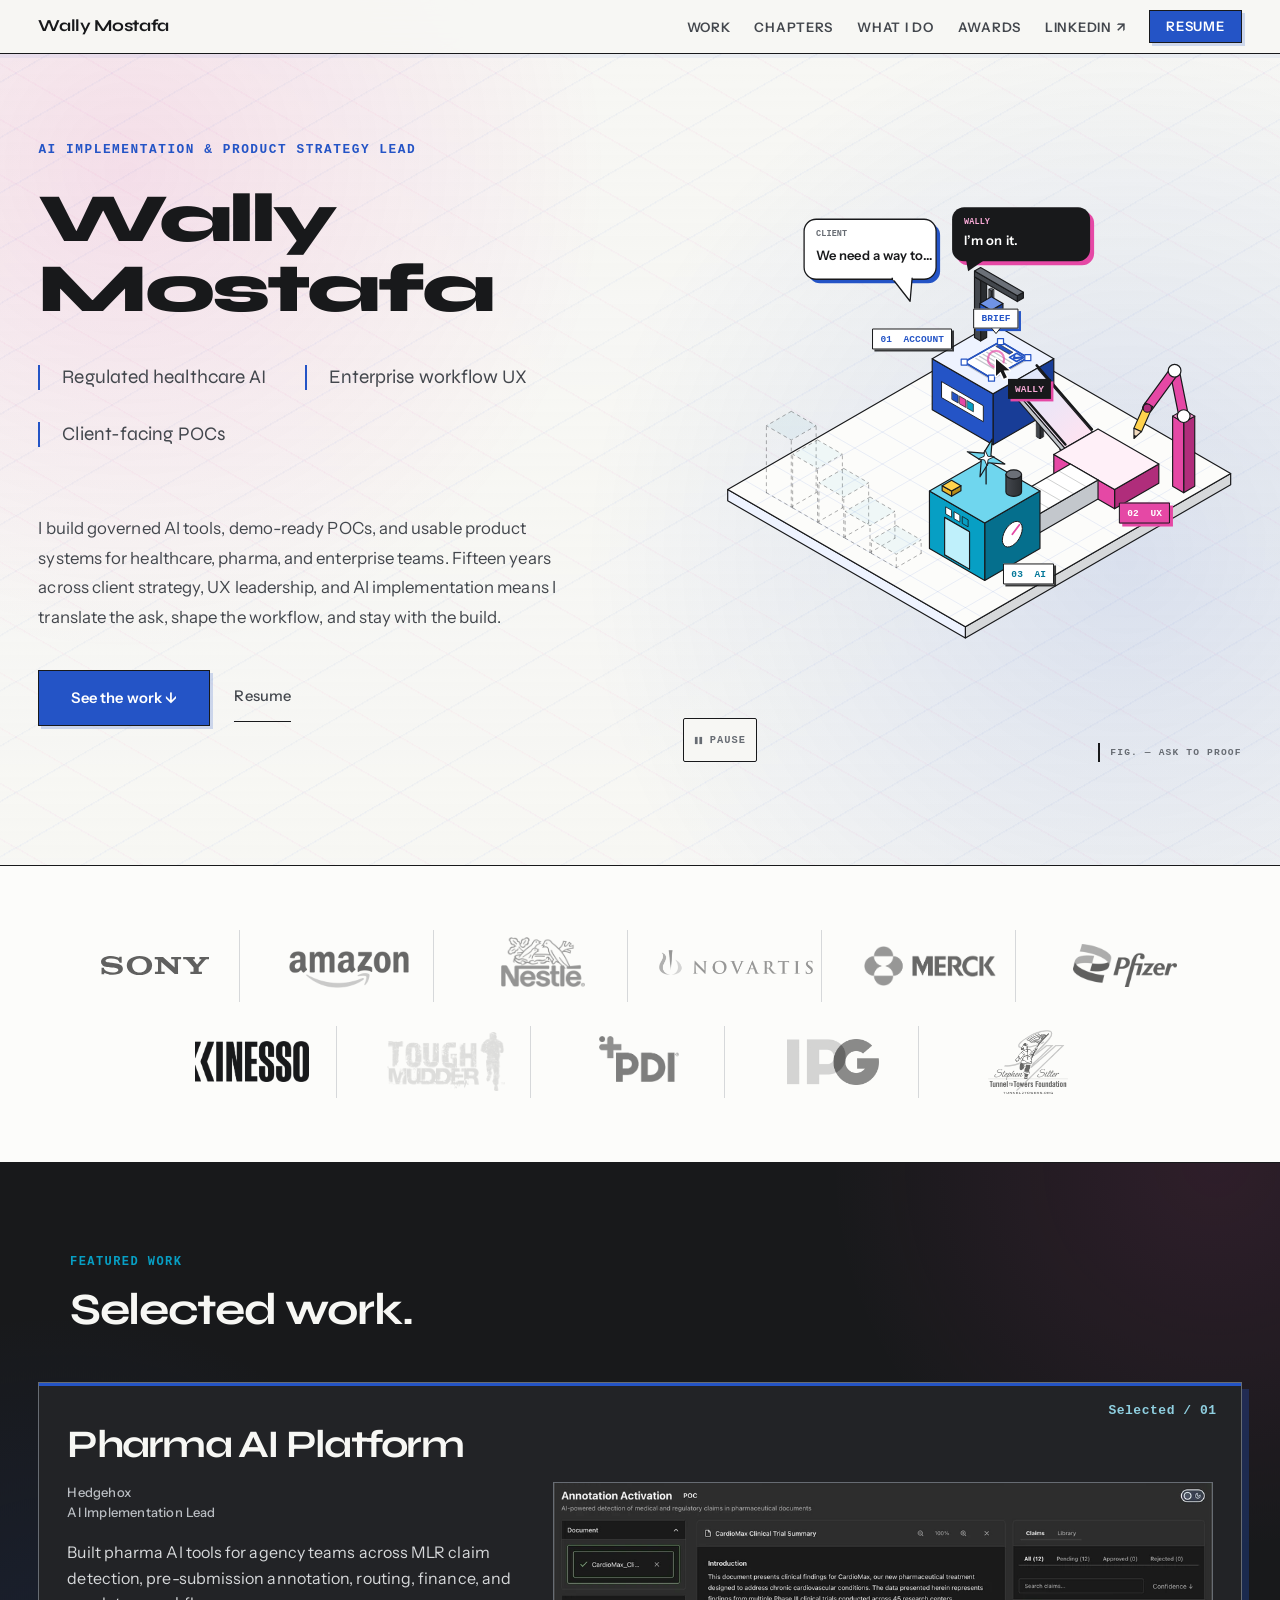
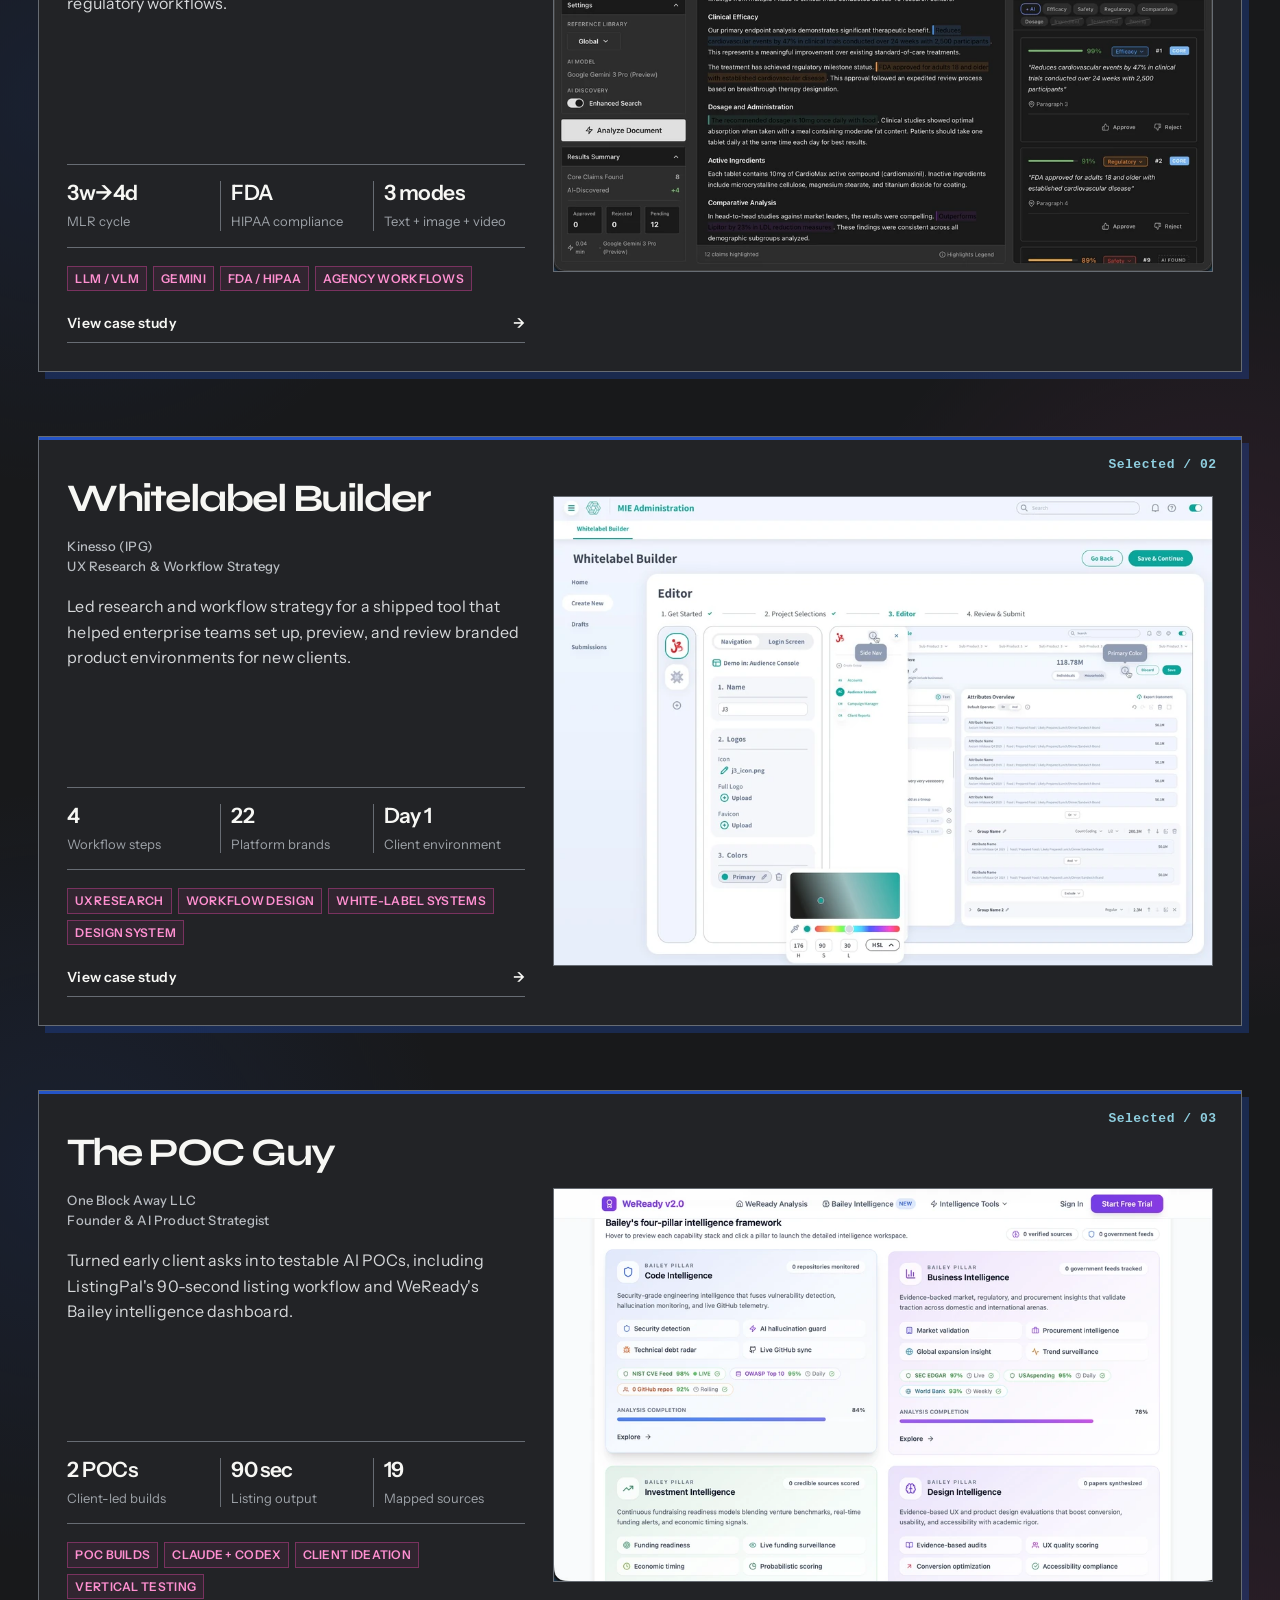
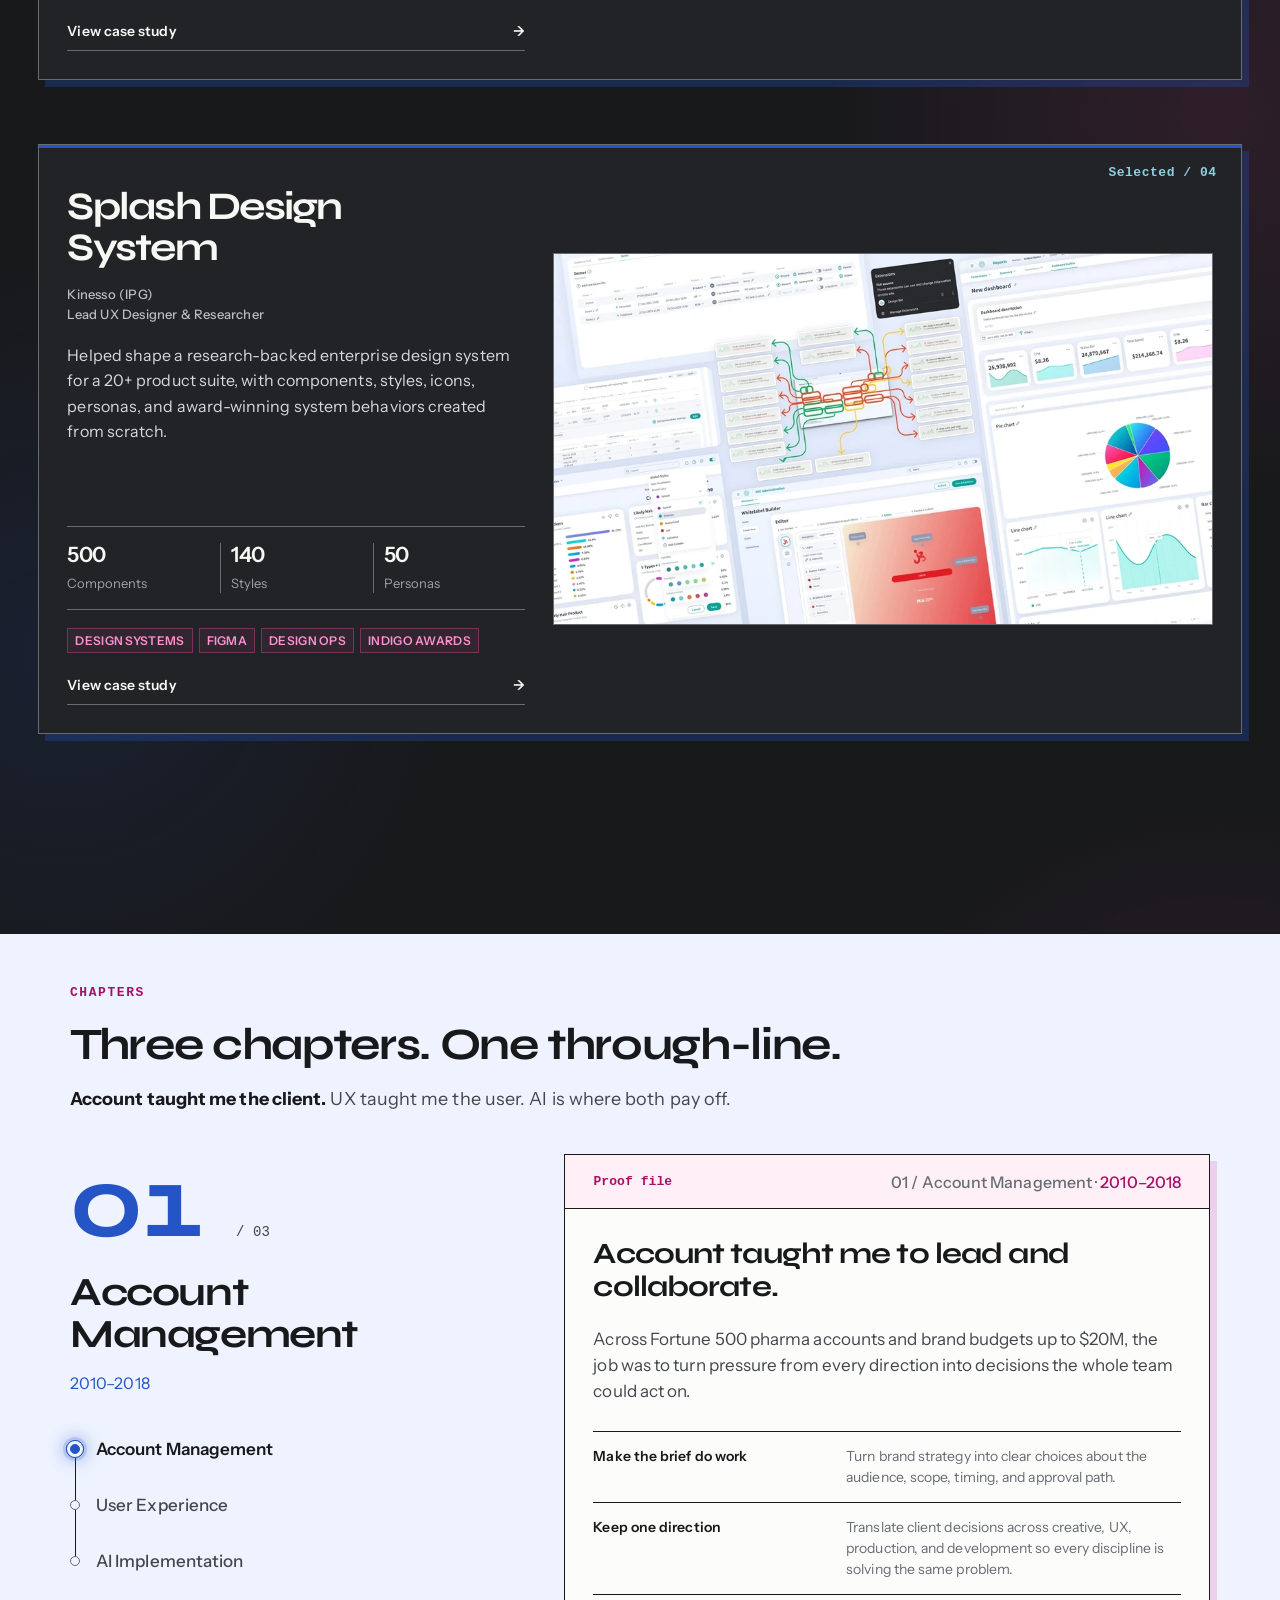
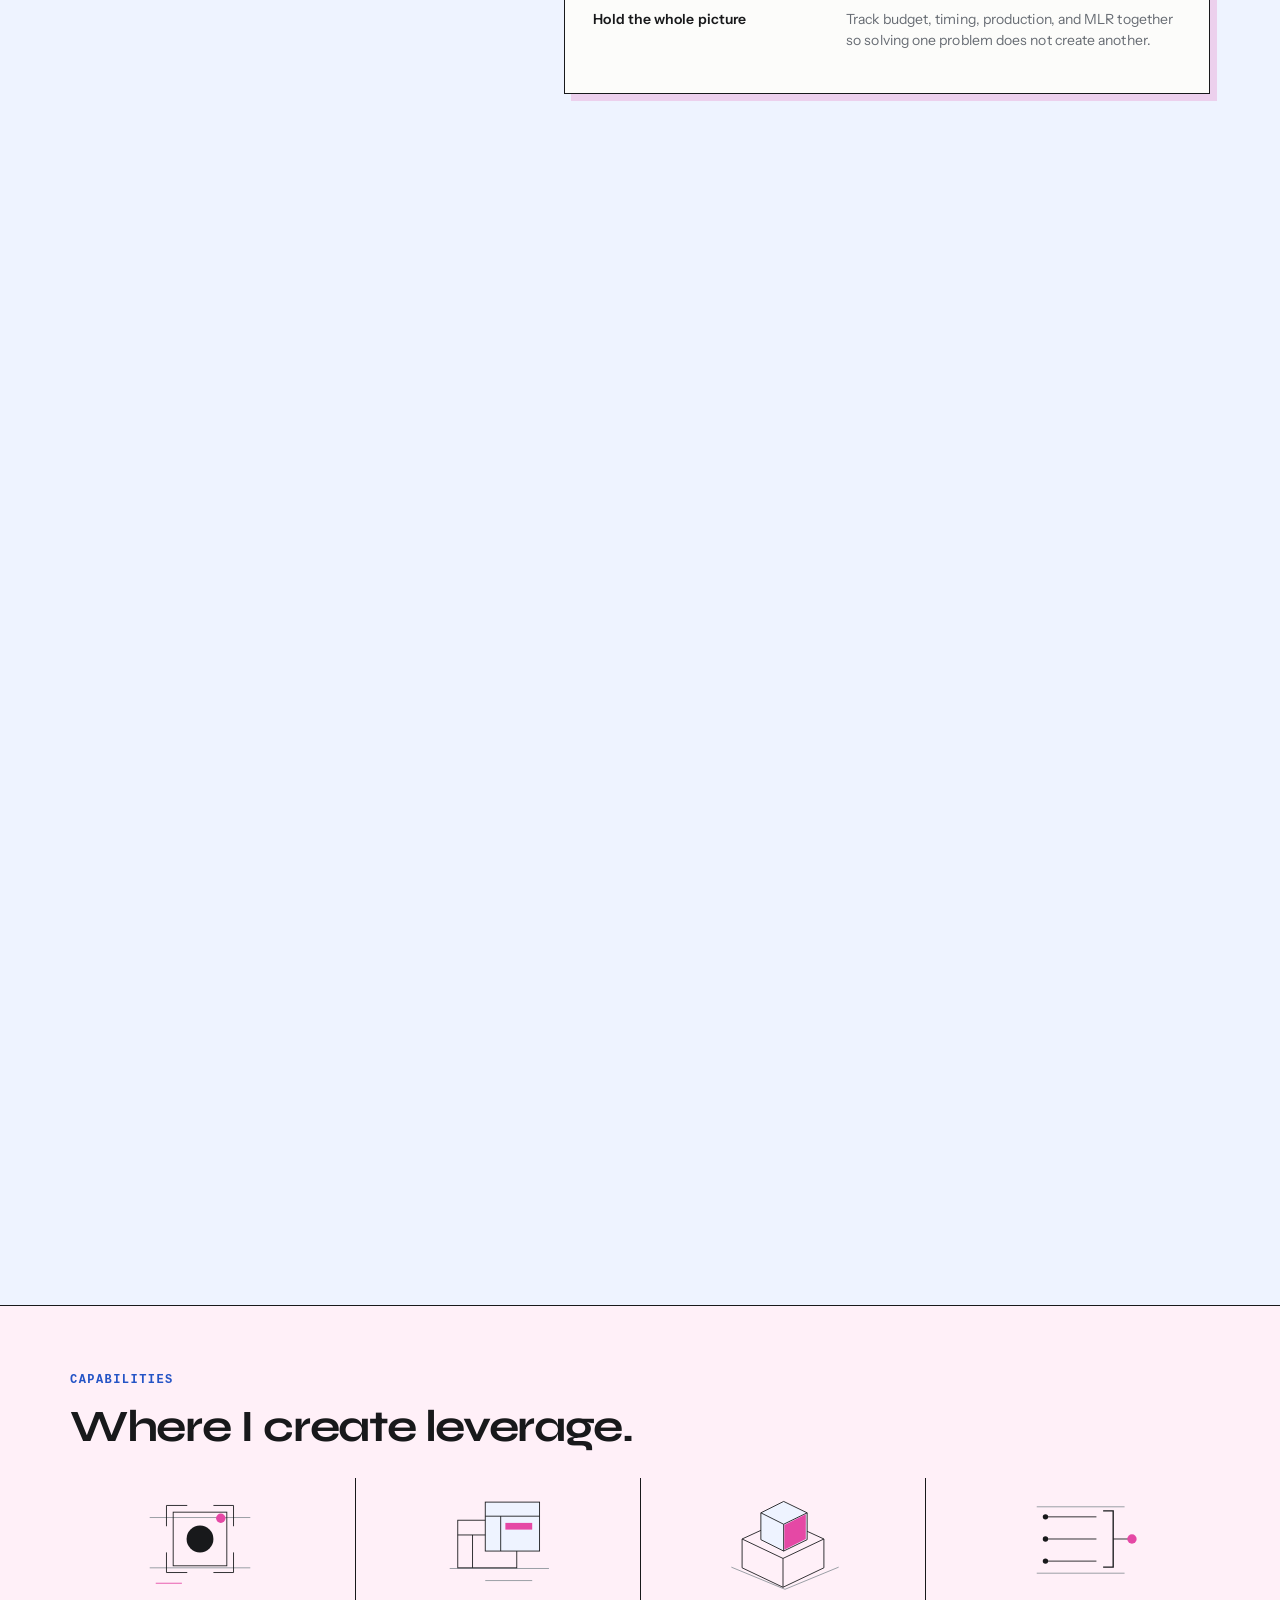
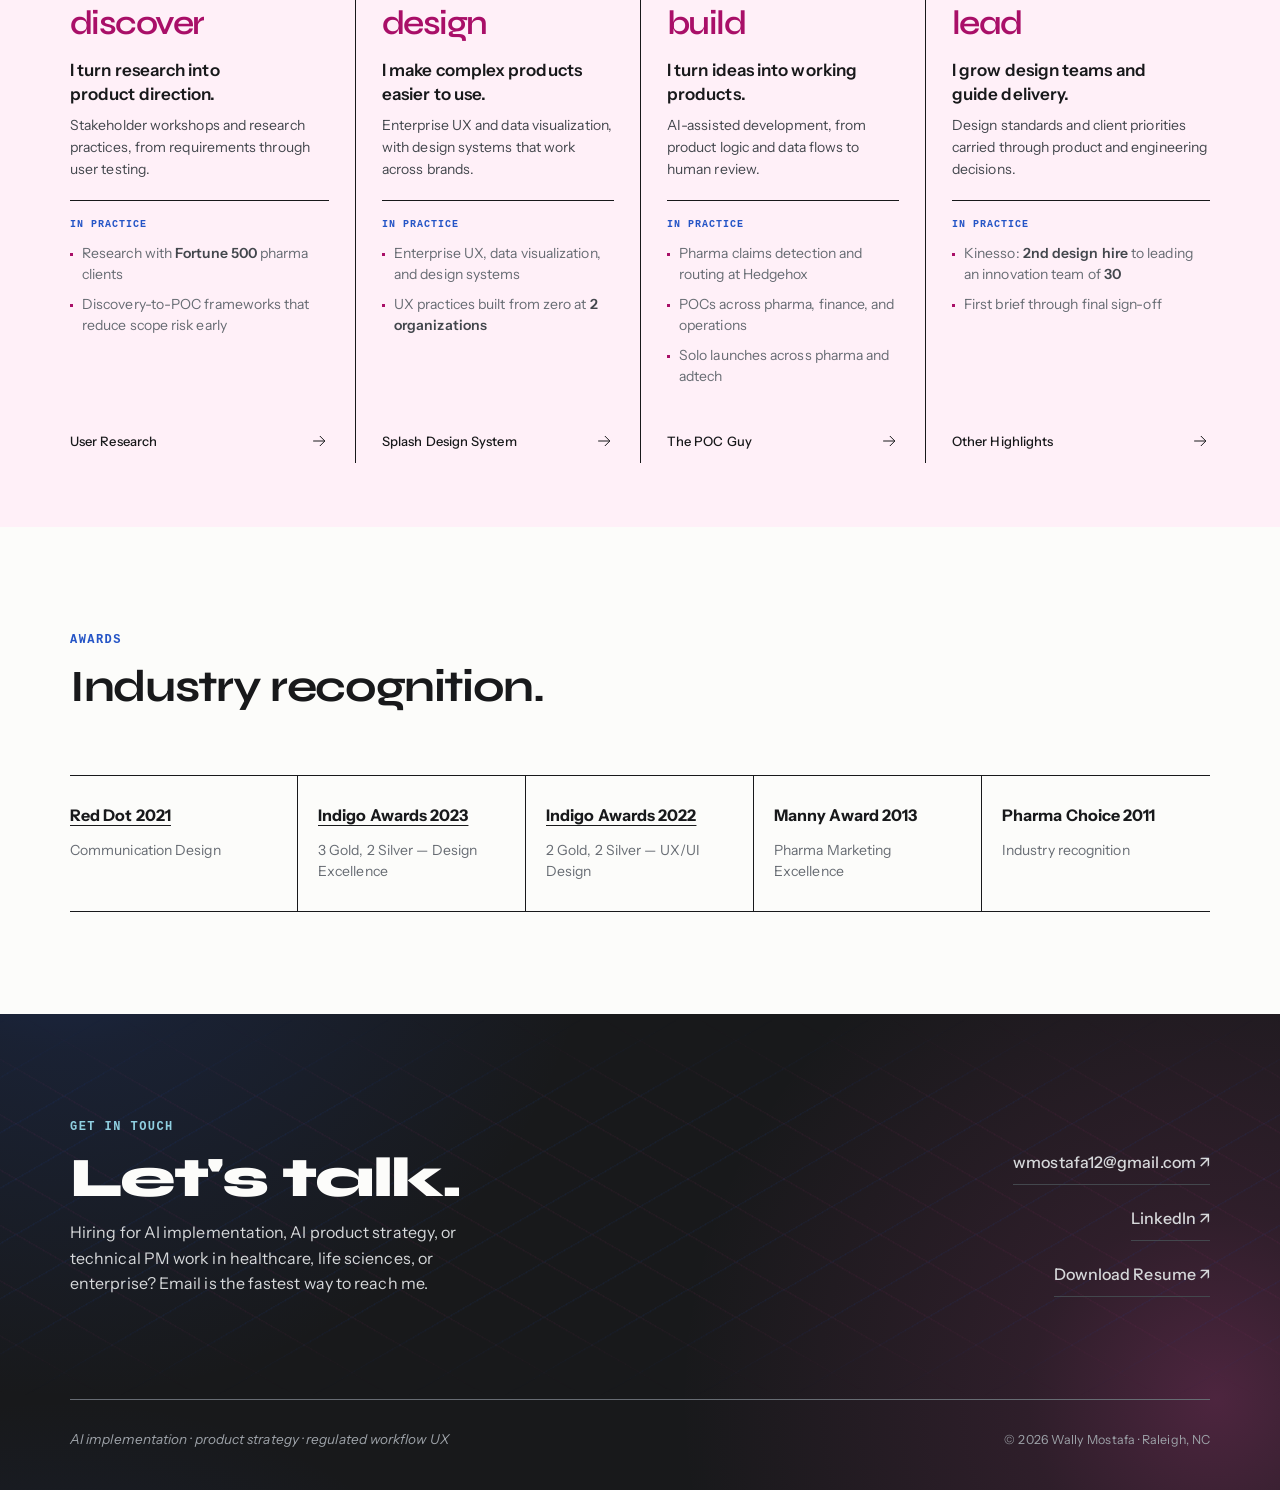
<file: index.html>
<!DOCTYPE html>
<html lang="en" class="proof-grid-homepage">
<head>
<meta charset="UTF-8">
<meta name="viewport" content="width=device-width, initial-scale=1.0">
<meta name="robots" content="noindex,follow">
<title>Wally Mostafa — AI Implementation & Product Strategy</title>
<meta name="description" content="AI implementation and product strategy lead for regulated healthcare, pharma AI, enterprise workflows, and client-facing POC delivery.">
<meta property="og:title" content="Wally Mostafa — AI Implementation & Product Strategy">
<meta property="og:description" content="AI implementation and product strategy for regulated healthcare, pharma AI, enterprise workflows, and client-facing POC delivery.">
<meta property="og:type" content="website">
<meta property="og:url" content="https://wally-mostafa.github.io/">
<link rel="icon" href="favicon.ico?v=2" sizes="any">
<link rel="apple-touch-icon" href="apple-touch-icon.png?v=2">
<link rel="manifest" href="site.webmanifest?v=2">
<meta name="theme-color" content="#1d1d1d">

<link rel="preconnect" href="https://fonts.googleapis.com">
<link rel="preconnect" href="https://fonts.gstatic.com" crossorigin>
<link href="https://fonts.googleapis.com/css2?family=Syne:wght@400;500;600;700;800&family=Instrument+Sans:ital,wght@0,400;0,500;0,600;0,700;1,400&display=swap" rel="stylesheet">

<style>
  :root {
    --ink: #1a1714;
    --ink-soft: #38332d;
    --ink-muted: #5c5550;
    --surface: #f8f5f0;
    --surface-warm: #f0ebe3;
    --surface-deep: #e6dfd5;
    --surface-tint: #f4f0e8;
    --accent: #c45a2d;
    --accent-hover: #a84820;
    --accent-light: rgba(196, 90, 45, 0.08);
    --rule: #d4ccc2;
    --rule-light: #e4ddd4;

    --radius-s: 4px;
    --radius-m: 12px;
    --radius-l: 16px;
    --shadow-s: 0 2px 8px rgba(26, 23, 20, 0.06);
    --shadow-m: 0 12px 28px rgba(26, 23, 20, 0.12);
    --shadow-l: 0 28px 70px rgba(26, 23, 20, 0.16);
    --accent-text: #a84820;   /* AA-safe accent for small text on light surfaces */
    --accent-bright: #d4753f; /* AA-safe accent for small text on dark surfaces */

    --font-display: 'Syne', sans-serif;
    --font-body: 'Instrument Sans', sans-serif;

    --space-xs: clamp(0.25rem, 0.5vw, 0.5rem);
    --space-s: clamp(0.5rem, 1vw, 0.75rem);
    --space-m: clamp(1rem, 2vw, 1.5rem);
    --space-l: clamp(1.5rem, 3vw, 2.5rem);
    --space-xl: clamp(2.5rem, 5vw, 4rem);
    --space-2xl: clamp(4rem, 8vw, 7rem);
    --space-3xl: clamp(6rem, 10vw, 10rem);

    --max-w: 1140px;
  }

  *, *::before, *::after { box-sizing: border-box; margin: 0; padding: 0; }

  html {
    scroll-behavior: smooth;
    -webkit-font-smoothing: antialiased;
    -moz-osx-font-smoothing: grayscale;
    overflow-x: hidden;
  }

  body {
    font-family: var(--font-body);
    font-size: clamp(1rem, 1.15vw, 1.125rem);
    line-height: 1.7;
    color: var(--ink);
    background: var(--surface);
    letter-spacing: 0.005em;
    overflow-x: hidden;
  }

  /* ── NAV ── */
  nav {
    position: fixed;
    top: 0;
    left: 0;
    right: 0;
    z-index: 100;
    padding: var(--space-s) var(--space-l);
    display: flex;
    justify-content: space-between;
    align-items: center;
    background: rgba(248, 245, 240, 0.92);
    backdrop-filter: blur(14px);
    -webkit-backdrop-filter: blur(14px);
    border-bottom: 1px solid var(--rule-light);
  }

  nav .name {
    font-family: var(--font-display);
    font-weight: 700;
    font-size: 1.05rem;
    color: var(--ink);
    letter-spacing: -0.02em;
    text-decoration: none;
  }

  nav .links {
    display: flex;
    gap: var(--space-m);
    align-items: center;
    list-style: none;
  }

  nav .links a {
    font-family: var(--font-body);
    font-size: 0.82rem;
    font-weight: 500;
    color: var(--ink-muted);
    text-decoration: none;
    text-transform: uppercase;
    letter-spacing: 0.08em;
    transition: color 0.2s;
    padding: 0.5rem 0;
  }

  nav .links a:hover { color: var(--accent); }

  /* Hamburger — hidden on desktop */
  .mobile-menu-btn {
    display: none;
    align-items: center;
    justify-content: center;
    width: 44px;
    height: 44px;
    background: none;
    border: none;
    cursor: pointer;
    color: var(--ink);
    padding: 0;
    -webkit-tap-highlight-color: transparent;
  }
  .close-icon { display: none; }

  nav .nav-cta {
    font-size: 0.82rem;
    font-weight: 600;
    color: var(--surface) !important;
    background: var(--ink);
    padding: 0.45rem 1rem !important;
    border-radius: var(--radius-s);
    transition: background 0.2s;
  }

  nav .nav-cta:hover { background: var(--accent); color: var(--surface) !important; }

  /* ── HERO ── */
  .hero {
    min-height: 90vh;
    display: flex;
    flex-direction: column;
    justify-content: center;
    padding: var(--space-2xl) var(--space-l);
    max-width: var(--max-w);
    margin: 0 auto;
    position: relative;
    z-index: 1;
  }

  .hero-eyebrow {
    font-family: var(--font-body);
    font-size: 0.8rem;
    font-weight: 600;
    text-transform: uppercase;
    letter-spacing: 0.15em;
    color: var(--accent-text);
    margin-bottom: var(--space-m);
    opacity: 0;
    transform: translateY(16px);
    animation: fadeUp 0.8s 0.2s ease-out forwards;
  }

  .hero h1 {
    font-family: var(--font-display);
    font-size: clamp(3.2rem, 7.5vw, 6rem);
    font-weight: 800;
    line-height: 1.0;
    letter-spacing: -0.04em;
    color: var(--ink);
    max-width: 12ch;
    opacity: 0;
    transform: translateY(24px);
    animation: fadeUp 0.8s 0.4s ease-out forwards;
  }

  .hero-tagline {
    margin-top: var(--space-l);
    display: flex;
    gap: var(--space-l);
    flex-wrap: wrap;
    opacity: 0;
    transform: translateY(16px);
    animation: fadeUp 0.8s 0.7s ease-out forwards;
  }

  .hero-tagline span {
    font-family: var(--font-display);
    font-size: clamp(1rem, 1.6vw, 1.25rem);
    font-weight: 500;
    color: var(--ink-soft);
    position: relative;
    padding-left: var(--space-m);
  }

  .hero-tagline span::before {
    content: '';
    position: absolute;
    left: 0;
    top: 0.2em;
    bottom: 0.2em;
    width: 3px;
    background: var(--accent);
    border-radius: 2px;
  }

  .hero-intro {
    margin-top: var(--space-xl);
    font-size: clamp(1.05rem, 1.25vw, 1.15rem);
    color: var(--ink-soft);
    max-width: 52ch;
    line-height: 1.75;
    opacity: 0;
    transform: translateY(16px);
    animation: fadeUp 0.8s 0.9s ease-out forwards;
  }

  .hero-cta {
    margin-top: var(--space-l);
    display: flex;
    gap: var(--space-m);
    align-items: center;
    flex-wrap: wrap;
    opacity: 0;
    transform: translateY(16px);
    animation: fadeUp 0.8s 1.1s ease-out forwards;
  }

  /* The ask-to-proof scene belongs to the hero, beside its existing copy. */
  .hero.hero-machine-layout {
    max-width: 1320px;
    min-height: calc(100vh - 56px);
    display: grid;
    grid-template-columns: minmax(0, 1.05fr) minmax(0, 1fr);
    align-items: center;
    gap: clamp(2rem, 4.5vw, 4.5rem);
  }
  .hero-machine-layout .hero-copy { min-width: 0; }
  .hero-machine-layout h1 { font-size: clamp(3rem, 5.4vw, 6rem); }
  .hero-machine-layout .hero-tagline { gap: var(--space-m) var(--space-l); }
  .hero-machine-layout .hero-tagline span { font-size: clamp(1rem, 1.5vw, 1.2rem); }
  .hero-machine-layout .hero-intro { max-width: 50ch; }
  .hero-machine {
    position: relative;
    width: 100%;
    height: clamp(520px, 74vh, 660px);
    min-width: 0;
    isolation: isolate;
    opacity: 0;
    transform: translateY(16px);
    animation: fadeUp .8s .7s ease-out forwards;
  }
  .hero-machine canvas { position: absolute; inset: 0; display: block; width: 100%; height: 100%; }
  .hero-machine-pause {
    position: absolute;
    left: 0;
    bottom: 0;
    display: inline-flex;
    align-items: center;
    justify-content: center;
    gap: 7px;
    min-width: 72px;
    min-height: 44px;
    padding: 10px;
    border: 1px solid var(--rule);
    border-radius: 2px;
    background: var(--surface);
    color: var(--ink-muted);
    cursor: pointer;
    font: 700 .65rem/1 var(--font-mono, var(--font-body));
    letter-spacing: .1em;
    text-transform: uppercase;
  }
  .hero-machine-pause:hover,
  .hero-machine-pause:focus-visible { color: var(--ink); border-color: var(--ink); outline: 2px solid var(--accent); outline-offset: 3px; }
  .hero-machine-pause svg { width: 9px; height: 9px; fill: currentColor; }
  .hero-machine-fig {
    position: absolute;
    right: 0;
    bottom: 0;
    padding: 5px 0 5px 10px;
    border-left: 2px solid var(--ink);
    color: var(--ink-muted);
    font: 700 .6rem/1 var(--font-mono, var(--font-body));
    letter-spacing: .12em;
    text-transform: uppercase;
  }

  @media (max-width: 900px) {
    .hero.hero-machine-layout { grid-template-columns: 1fr; min-height: 0; }
    .hero-machine { max-width: 640px; height: 560px; justify-self: center; }
  }
  @media (max-width: 520px) {
    .hero-machine { height: 380px; }
  }

  .btn-primary {
    display: inline-flex;
    align-items: center;
    gap: 0.5rem;
    font-family: var(--font-body);
    font-size: 0.92rem;
    font-weight: 600;
    color: var(--surface);
    background: var(--ink);
    padding: 0.9rem 2rem;
    border-radius: var(--radius-s);
    text-decoration: none;
    transition: background 0.25s, transform 0.2s;
    letter-spacing: 0.01em;
    min-height: 48px;
  }

  .btn-primary:hover {
    background: var(--accent);
    transform: translateY(-1px);
  }

  .btn-ghost {
    font-family: var(--font-body);
    font-size: 0.92rem;
    font-weight: 500;
    color: var(--ink-muted);
    text-decoration: none;
    border-bottom: 1px solid var(--rule);
    padding-bottom: 2px;
    transition: color 0.2s, border-color 0.2s;
    min-height: 48px;
    display: inline-flex;
    align-items: center;
  }

  .btn-ghost:hover {
    color: var(--accent);
    border-color: var(--accent);
  }

  /* ── SECTION COMMON ── */
  section { padding: var(--space-2xl) var(--space-l); }

  .section-inner { max-width: var(--max-w); margin: 0 auto; }

  .section-label {
    font-family: var(--font-body);
    font-size: 0.75rem;
    font-weight: 600;
    text-transform: uppercase;
    letter-spacing: 0.18em;
    color: var(--accent-text);
    margin-bottom: var(--space-s);
  }

  .section-title {
    font-family: var(--font-display);
    font-size: clamp(1.8rem, 3.5vw, 2.8rem);
    font-weight: 700;
    letter-spacing: -0.03em;
    color: var(--ink);
    margin-bottom: var(--space-xl);
    max-width: 20ch;
    line-height: 1.1;
  }

  /* ── TRUST STRIP ── */
  .trust-strip {
    padding: var(--space-xl) var(--space-l);
    border-top: 1px solid var(--rule-light);
  }

  /* ── CAPABILITIES ── */
  .capabilities { background: var(--surface-warm); }

  /* ── HOW I BUILD ── */
  .how-i-build { background: var(--surface); }

  .hib-grid {
    display: grid;
    grid-template-columns: 1fr 1fr;
    gap: var(--space-2xl);
    align-items: start;
    margin-top: var(--space-xl);
  }

  .hib-intro p {
    color: var(--ink-soft);
    font-size: 1rem;
    line-height: 1.8;
    margin-bottom: var(--space-m);
  }
  .hib-intro p:last-child { margin-bottom: 0; }

  .hib-lead {
    font-family: var(--font-display);
    font-size: clamp(1.45rem, 2.25vw, 2rem);
    font-weight: 700;
    letter-spacing: -0.03em;
    color: var(--ink);
    line-height: 1.15;
    max-width: 15ch;
    margin-bottom: var(--space-l);
  }

  .hib-flow {
    display: grid;
    gap: var(--space-m);
    margin: var(--space-l) 0;
    counter-reset: build-step;
  }

  .hib-step {
    list-style: none;
    display: grid;
    grid-template-columns: 3.25rem 1fr;
    gap: var(--space-m);
    padding-top: var(--space-m);
    border-top: 1px solid var(--rule-light);
    position: relative;
  }

  .hib-step::before {
    counter-increment: build-step;
    content: "0" counter(build-step);
    font-family: var(--font-display);
    font-size: clamp(1.35rem, 2vw, 1.8rem);
    font-weight: 800;
    line-height: 1;
    letter-spacing: -0.04em;
    color: var(--accent);
  }

  .hib-step h3 {
    font-family: var(--font-display);
    font-size: clamp(1.05rem, 1.45vw, 1.25rem);
    font-weight: 700;
    letter-spacing: -0.02em;
    color: var(--ink);
    line-height: 1.15;
    margin-bottom: 0.25rem;
  }

  .hib-step p {
    font-size: 0.92rem;
    line-height: 1.65;
    margin: 0;
    color: var(--ink-muted);
  }

  .hib-director-note {
    margin-top: var(--space-l);
    padding-top: var(--space-m);
    border-top: 2px solid var(--ink);
    max-width: 38ch;
  }

  .hib-director-note span {
    display: block;
    font-size: 0.72rem;
    font-weight: 700;
    text-transform: uppercase;
    letter-spacing: 0.14em;
    color: var(--accent-text);
    margin-bottom: var(--space-xs);
  }

  .hib-director-note p {
    font-size: 0.95rem;
    line-height: 1.65;
    color: var(--ink-soft);
    margin: 0;
  }

  .hib-stack {
    display: flex;
    flex-direction: column;
    gap: var(--space-m);
  }

  .hib-layer {
    border-top: 1px solid var(--rule);
    padding-top: var(--space-s);
  }

  .hib-layer-label {
    font-size: 0.7rem;
    font-weight: 700;
    text-transform: uppercase;
    letter-spacing: 0.12em;
    color: var(--ink-muted);
    margin-bottom: var(--space-xs);
  }

  .hib-layer-tools {
    display: flex;
    flex-wrap: wrap;
    gap: 0.4rem;
  }

  .hib-tool {
    font-family: var(--font-body);
    font-size: 0.78rem;
    font-weight: 500;
    color: var(--ink-soft);
    background: var(--surface-warm);
    border: 1px solid var(--rule-light);
    padding: 0.2rem 0.6rem;
    border-radius: var(--radius-s);
  }

  .hib-tool--accent {
    color: var(--accent-text);
    background: var(--accent-light);
    border-color: rgba(196, 90, 45, 0.2);
    font-weight: 600;
  }


  /* ── FEATURED WORK ── */
  #work { background: var(--ink); }
  #work .section-label { color: var(--accent-bright); }
  #work .section-title { color: var(--surface); }
  #work .work-number { color: rgba(248,245,240,0.12); }
  #work .work-meta h3 { color: var(--surface); }
  #work .work-meta .role { color: var(--accent-bright); }
  #work .work-body p { color: rgba(248,245,240,0.65); }
  #work .stat-number { color: var(--surface); }
  #work .stat-label { color: rgba(248,245,240,0.55); }
  #work .work-stats { border-top-color: rgba(248,245,240,0.1); }
  #work .tag { color: var(--accent-bright); background: rgba(196,90,45,0.12); border-color: rgba(196,90,45,0.25); }
  #work .work-link { color: var(--surface); border-bottom-color: rgba(248,245,240,0.25); }
  #work .work-link:hover { border-bottom-color: var(--accent-bright); color: var(--accent-bright); }
  #work .work-item { border-color: rgba(248,245,240,0.08); }

  /* Card-level hover: whole work-item is the link */
  #work .work-item:hover .work-number,
  #work .work-item:focus-visible .work-number { color: rgba(248,245,240,0.22); }
  #work .work-item:hover .work-meta h3,
  #work .work-item:focus-visible .work-meta h3 { color: var(--accent-bright); }
  #work .work-item:hover .work-link,
  #work .work-item:focus-visible .work-link {
    border-bottom-color: var(--accent-bright);
    color: var(--accent-bright);
  }
  #work .work-item:hover .work-link .arrow { transform: translateX(4px); }
  .work-item:focus-visible {
    outline: 2px solid var(--accent-bright);
    outline-offset: 4px;
    border-radius: var(--radius-s);
  }

  #work .work-more {
    margin-top: var(--space-2xl);
    padding-top: var(--space-l);
    border-top: 1px solid rgba(248, 245, 240, 0.1);
    color: rgba(248, 245, 240, 0.6);
    font-size: 0.92rem;
    line-height: 1.7;
    max-width: 72ch;
  }
  #work .work-more a {
    color: var(--surface);
    font-weight: 600;
    text-decoration: none;
    padding-bottom: 2px;
    border-bottom: 1.5px solid rgba(248, 245, 240, 0.25);
    margin-left: 0.4rem;
    white-space: nowrap;
    transition: color 0.2s, border-color 0.2s;
  }
  #work .work-more a:hover {
    color: var(--accent-bright);
    border-bottom-color: var(--accent-bright);
  }
  #work .work-more .arrow { display: inline-block; transition: transform 0.25s ease; }
  #work .work-more a:hover .arrow { transform: translateX(4px); }

  .work-grid { display: grid; gap: var(--space-3xl); }

  /* Project layout A: number left, content right */
  .work-item {
    display: grid;
    grid-template-columns: 280px 1fr;
    gap: var(--space-xl);
    align-items: start;
  }

  .work-meta {
    position: sticky;
    top: calc(60px + var(--space-l));
  }

  .work-number {
    font-family: var(--font-display);
    font-size: clamp(4rem, 6vw, 5.5rem);
    font-weight: 800;
    color: var(--rule);
    line-height: 1;
    letter-spacing: -0.04em;
    transition: color 0.25s ease;
  }

  .work-meta h3 {
    font-family: var(--font-display);
    font-size: clamp(1.5rem, 2.2vw, 1.9rem);
    font-weight: 700;
    letter-spacing: -0.02em;
    color: var(--ink);
    margin-bottom: var(--space-xs);
    line-height: 1.15;
    transition: color 0.25s ease;
  }

  .work-meta .role {
    font-size: 0.82rem;
    font-weight: 600;
    text-transform: uppercase;
    letter-spacing: 0.08em;
    color: var(--accent);
    margin-bottom: var(--space-m);
    line-height: 1.5;
  }

  .work-body p {
    color: var(--ink-soft);
    margin-bottom: var(--space-m);
    font-size: 1rem;
    line-height: 1.7;
    max-width: 60ch;
  }

  .work-stats {
    display: flex;
    gap: var(--space-xl);
    flex-wrap: wrap;
    margin-top: var(--space-l);
    padding-top: var(--space-l);
    border-top: 1px solid var(--rule-light);
  }

  .stat { display: flex; flex-direction: column; }

  .stat-number {
    font-family: var(--font-display);
    font-size: clamp(1.8rem, 2.8vw, 2.4rem);
    font-weight: 800;
    color: var(--ink);
    letter-spacing: -0.03em;
    line-height: 1.1;
  }

  .stat-label {
    font-size: 0.75rem;
    font-weight: 500;
    text-transform: uppercase;
    letter-spacing: 0.1em;
    color: var(--ink-muted);
    margin-top: 4px;
  }

  .work-link {
    display: inline-flex;
    align-items: center;
    gap: 0.4rem;
    font-family: var(--font-body);
    font-weight: 600;
    font-size: 0.9rem;
    color: var(--accent);
    text-decoration: none;
    margin-top: var(--space-l);
    padding-bottom: 2px;
    border-bottom: 1.5px solid transparent;
    transition: border-color 0.2s;
  }

  .work-link:hover { border-bottom-color: var(--accent); }

  .work-link .arrow {
    display: inline-block;
    transition: transform 0.25s ease;
  }

  .work-tags {
    display: flex;
    flex-wrap: wrap;
    gap: 0.4rem;
    margin-top: var(--space-m);
  }

  .tag {
    font-family: var(--font-body);
    font-size: 0.7rem;
    font-weight: 600;
    text-transform: uppercase;
    letter-spacing: 0.06em;
    color: var(--accent);
    background: var(--accent-light);
    border: 1px solid rgba(196, 90, 45, 0.15);
    padding: 0.25rem 0.6rem;
    border-radius: var(--radius-s);
    white-space: nowrap;
  }

  /* Divider between major sections */
  .section-divider {
    max-width: var(--max-w);
    margin: 0 auto;
    padding: 0 var(--space-l);
  }

  .section-divider hr {
    border: none;
    height: 1px;
    background: var(--rule);
  }

  /* ── CAREER ARC ── */
  .arc { background: var(--surface-warm); color: var(--ink); }
  .arc .section-label { color: var(--accent); }
  .arc .section-title { color: var(--ink); }

  .arc-timeline {
    position: relative;
    padding-left: var(--space-xl);
  }

  .arc-timeline::before {
    content: '';
    position: absolute;
    left: 0;
    top: 8px;
    bottom: 8px;
    width: 2px;
    background: linear-gradient(to bottom, var(--accent), rgba(196, 90, 45, 0.2));
  }

  .arc-item {
    position: relative;
    margin-bottom: var(--space-xl);
    padding-bottom: var(--space-l);
  }

  .arc-item:last-child { margin-bottom: 0; padding-bottom: 0; }

  .arc-item::before {
    content: '';
    position: absolute;
    left: calc(-1 * var(--space-xl) - 4px);
    top: 6px;
    width: 10px;
    height: 10px;
    border-radius: 50%;
    background: var(--accent);
    border: 2px solid var(--surface-warm);
    transition: transform 0.3s cubic-bezier(0.34, 1.56, 0.64, 1),
                box-shadow 0.3s ease;
  }

  /* Ripple ring on hover */
  .arc-item::after {
    content: '';
    position: absolute;
    left: calc(-1 * var(--space-xl) - 8px);
    top: 2px;
    width: 18px;
    height: 18px;
    border-radius: 50%;
    border: 2px solid var(--accent);
    opacity: 0;
    transform: scale(0.5);
    transition: opacity 0.35s ease, transform 0.35s cubic-bezier(0.34, 1.56, 0.64, 1);
  }

  .arc-item:hover::before {
    transform: scale(1.35);
    box-shadow: 0 0 0 4px rgba(196, 90, 45, 0.15);
  }

  .arc-item:hover::after {
    opacity: 1;
    transform: scale(1);
  }

  .arc-year {
    font-family: var(--font-display);
    font-size: 0.78rem;
    font-weight: 700;
    text-transform: uppercase;
    letter-spacing: 0.12em;
    color: var(--accent-text);
    margin-bottom: 6px;
    transition: letter-spacing 0.3s ease;
  }

  .arc-item:hover .arc-year {
    letter-spacing: 0.18em;
  }

  .arc-item h3 {
    font-family: var(--font-display);
    font-size: clamp(1.15rem, 1.6vw, 1.35rem);
    font-weight: 700;
    color: var(--ink);
    letter-spacing: -0.01em;
    margin-bottom: 4px;
    line-height: 1.25;
    transition: color 0.25s ease, transform 0.25s ease;
  }

  .arc-item:hover h3 {
    color: var(--accent);
    transform: translateX(4px);
  }

  .arc-item .arc-org {
    font-size: 0.9rem;
    font-weight: 500;
    color: var(--ink-muted);
    margin-bottom: var(--space-s);
    transition: transform 0.25s ease 0.04s;
  }

  .arc-item:hover .arc-org {
    transform: translateX(4px);
  }

  .arc-item p {
    font-size: 0.92rem;
    color: var(--ink-soft);
    line-height: 1.65;
    max-width: 55ch;
    transition: color 0.25s ease;
  }

  .arc-item:hover p {
    color: var(--ink);
  }

  /* Transition strip before arc */
  .pre-arc-strip {
    background: var(--surface-warm);
    padding: var(--space-l) var(--space-l) 0;
  }

  .pre-arc-strip .section-inner {
    border-top: 1px solid rgba(196, 90, 45, 0.3);
  }

  /* ── AWARDS ── */
  .awards { background: var(--surface-tint); }

  .awards-grid {
    display: grid;
    grid-template-columns: repeat(auto-fit, minmax(200px, 1fr));
    gap: var(--space-m);
  }

  .award-item {
    padding: var(--space-m) var(--space-l);
    border: 1.5px solid var(--rule);
    border-radius: var(--radius-s);
    transition: border-color 0.2s, transform 0.2s;
    background: var(--surface);
  }

  .award-item:hover {
    border-color: var(--accent);
    transform: translateY(-2px);
  }

  .award-name {
    font-family: var(--font-display);
    font-size: 1rem;
    font-weight: 700;
    color: var(--ink);
    line-height: 1.3;
    text-decoration: none;
    transition: color 0.2s, border-color 0.2s;
  }

  /* Underline only the award names that are actually links */
  a.award-name {
    border-bottom: 1px solid var(--rule);
  }

  a.award-name:hover {
    color: var(--accent);
    border-color: var(--accent);
  }

  .award-detail {
    font-size: 0.82rem;
    color: var(--ink-muted);
    margin-top: 4px;
  }

  /* ── CONTACT ── */
  .contact { background: var(--surface-warm); }

  .contact-inner {
    max-width: var(--max-w);
    margin: 0 auto;
    display: grid;
    grid-template-columns: 1.2fr 1fr;
    gap: var(--space-xl);
    align-items: end;
  }

  .contact h2 {
    font-family: var(--font-display);
    font-size: clamp(2.2rem, 4.5vw, 3.5rem);
    font-weight: 800;
    letter-spacing: -0.035em;
    color: var(--ink);
    line-height: 1.05;
  }

  .contact-subtitle {
    font-size: 1rem;
    color: var(--ink-soft);
    margin-top: var(--space-s);
    line-height: 1.6;
    max-width: 40ch;
  }

  .contact-links {
    display: flex;
    flex-direction: column;
    gap: var(--space-s);
    align-items: flex-end;
  }

  .contact-links a {
    font-family: var(--font-body);
    font-size: 1rem;
    font-weight: 500;
    color: var(--ink-soft);
    text-decoration: none;
    padding: 0.4rem 0;
    border-bottom: 1px solid var(--rule-light);
    transition: color 0.2s, border-color 0.2s;
    min-height: 44px;
    display: inline-flex;
    align-items: center;
  }

  .contact-links a:hover {
    color: var(--accent);
    border-bottom-color: var(--accent);
  }

  /* ── FOOTER ── */
  footer {
    padding: var(--space-l) var(--space-l);
    border-top: 1px solid var(--rule-light);
  }

  .footer-inner {
    max-width: var(--max-w);
    margin: 0 auto;
    display: flex;
    justify-content: space-between;
    align-items: baseline;
    flex-wrap: wrap;
    gap: var(--space-s);
  }

  .footer-sign-off {
    font-family: var(--font-body);
    font-size: 0.85rem;
    color: var(--ink-muted);
    font-style: italic;
  }

  footer .copyright {
    font-size: 0.78rem;
    color: var(--ink-muted);
    opacity: 0.6;
  }

  /* ── ANIMATIONS ── */
  @keyframes fadeUp {
    to { opacity: 1; transform: translateY(0); }
  }

  /* Reveal animations — progressive enhancement only.
     Elements are visible by default. JS adds .reveal-pending to hide them,
     then IntersectionObserver adds .visible to animate them in.
     If JS fails, everything stays visible. */
  .reveal-pending {
    opacity: 0;
    transform: translateY(20px);
    transition: opacity 0.6s ease-out, transform 0.6s ease-out;
  }

  .reveal-pending.visible {
    opacity: 1;
    transform: translateY(0);
  }

  /* Timeline-specific scroll build */
  .arc-timeline .reveal-pending {
    opacity: 0;
    transform: translateX(-18px);
    transition: opacity 0.5s ease-out, transform 0.5s cubic-bezier(0.22, 1, 0.36, 1);
  }

  .arc-timeline .reveal-pending.visible {
    opacity: 1;
    transform: translateX(0);
  }

  /* Dot pops in with a spring when the item becomes visible */
  .arc-timeline .reveal-pending::before {
    transform: scale(0);
    transition: transform 0.4s cubic-bezier(0.34, 1.56, 0.64, 1) 0.2s;
  }

  .arc-timeline .reveal-pending.visible::before {
    transform: scale(1);
  }

  /* Stagger each arc-item by position */
  .arc-timeline .reveal-pending:nth-child(1) { transition-delay: 0s; }
  .arc-timeline .reveal-pending:nth-child(2) { transition-delay: 0.1s; }
  .arc-timeline .reveal-pending:nth-child(3) { transition-delay: 0.18s; }
  .arc-timeline .reveal-pending:nth-child(4) { transition-delay: 0.26s; }
  .arc-timeline .reveal-pending:nth-child(5) { transition-delay: 0.34s; }

  /* Dot spring delay needs to account for item stagger too */
  .arc-timeline .reveal-pending:nth-child(1)::before { transition-delay: 0.2s; }
  .arc-timeline .reveal-pending:nth-child(2)::before { transition-delay: 0.3s; }
  .arc-timeline .reveal-pending:nth-child(3)::before { transition-delay: 0.38s; }
  .arc-timeline .reveal-pending:nth-child(4)::before { transition-delay: 0.46s; }
  .arc-timeline .reveal-pending:nth-child(5)::before { transition-delay: 0.54s; }

  /* Stagger children */
  .stagger-pending > * {
    opacity: 0;
    transform: translateY(16px);
    transition: opacity 0.5s ease-out, transform 0.5s ease-out;
  }

  .stagger-pending.visible > *:nth-child(1) { transition-delay: 0.05s; }
  .stagger-pending.visible > *:nth-child(2) { transition-delay: 0.1s; }
  .stagger-pending.visible > *:nth-child(3) { transition-delay: 0.15s; }
  .stagger-pending.visible > *:nth-child(4) { transition-delay: 0.2s; }
  .stagger-pending.visible > *:nth-child(5) { transition-delay: 0.25s; }

  .stagger-pending.visible > * {
    opacity: 1;
    transform: translateY(0);
  }

  /* ── RESPONSIVE ── */
  @media (max-width: 900px) {
    .cap-grid { grid-template-columns: repeat(2, 1fr); }
    .work-item { grid-template-columns: 1fr; gap: var(--space-m); }
    .work-meta { position: static; }
  }

  @media (max-width: 1119px) {
    /* Nav: hide desktop links, show hamburger */
    nav .links { display: none; }
    nav .mobile-menu-btn { display: flex; }
    /* Mobile menu: full screen overlay */
    #nav.menu-open { z-index: 200; }
    #nav.menu-open .links {
      display: flex !important;
      flex-direction: column;
      position: fixed;
      top: 0;
      left: 0;
      right: 0;
      bottom: 0;
      width: 100vw;
      height: 100vh;
      height: 100dvh;
      background: var(--surface);
      padding: 100px 32px 32px;
      gap: 0;
      z-index: 199;
      overflow-y: auto;
    }
    #nav.menu-open .links li {
      border-bottom: 1px solid var(--rule-light);
      list-style: none;
    }
    #nav.menu-open .links li:last-child { border-bottom: none; }
    #nav.menu-open .links a {
      display: flex;
      align-items: center;
      min-height: 56px;
      padding: 4px 0;
      font-size: 1.1rem;
      text-transform: none;
      letter-spacing: 0.01em;
      color: var(--ink);
    }
    #nav.menu-open .nav-cta {
      display: inline-flex !important;
      margin-top: var(--space-l);
      width: fit-content;
      padding: 0.85rem 1.6rem !important;
      font-size: 1rem !important;
      color: var(--surface) !important;
    }
    /* Toggle hamburger to X */
    #nav.menu-open .mobile-menu-btn { position: relative; z-index: 201; }
    #nav.menu-open .hamburger-icon { display: none !important; }
    #nav.menu-open .close-icon { display: block !important; }

  }

  @media (max-width: 640px) {
    /* Padding consistency: 24px sides */
    section { padding-left: 24px; padding-right: 24px; }
    .hero { padding-left: 24px; padding-right: 24px; }
    nav { padding-left: 24px; padding-right: 24px; }
    .trust-strip { padding-left: 24px; padding-right: 24px; }
    footer { padding-left: 24px; padding-right: 24px; }

    /* Hero adjustments */
    .hero { min-height: 90vh; padding-top: calc(60px + var(--space-xl)); }
    .hero-eyebrow {
      max-width: 28ch;
      line-height: 1.5;
    }
    .hero h1 {
      font-size: clamp(2.25rem, 12vw, 2.8rem);
      max-width: 100%;
      letter-spacing: 0;
    }
    .hero-tagline { flex-direction: column; gap: var(--space-s); }
    .hero-intro { font-size: 1rem; }
    .hero-cta { flex-direction: column; gap: var(--space-s); align-items: flex-start; }
    .btn-primary, .btn-ghost { min-height: 48px; }

    /* How I Build */
    .hib-grid { grid-template-columns: 1fr; gap: var(--space-xl); }
    .hib-lead { max-width: 18ch; }
    .hib-step { grid-template-columns: 2.75rem 1fr; gap: var(--space-s); }

    /* Capabilities */
    .cap-grid { grid-template-columns: 1fr; }
    .cap-item { padding: var(--space-m) 0; }
    .cap-item h3 { font-size: 1.3rem; }
    .cap-item p { font-size: 1rem; }
    .cap-proof li { font-size: 0.92rem; }

    /* Work items: ensure "View case study" is tappable */
    .work-item { gap: var(--space-s); padding-bottom: var(--space-xl); }
    .work-number { font-size: clamp(3rem, 12vw, 4rem); }
    .work-meta h3 { font-size: clamp(1.4rem, 5vw, 1.7rem); }
    .work-body p { font-size: 1rem; line-height: 1.7; }
    .work-link {
      min-height: 48px;
      padding: 12px 0;
      font-size: 1rem;
      display: inline-flex;
      align-items: center;
    }
    .work-stats { gap: var(--space-l); }
    .stat-number { font-size: clamp(1.6rem, 6vw, 2rem); }
    .stat-label { font-size: 0.8rem; margin-top: 2px; }

    /* Timeline */
    .arc-timeline { padding-left: var(--space-l); }
    .arc-item::before { left: calc(-1 * var(--space-l) - 4px); }
    .arc-item::after { left: calc(-1 * var(--space-l) - 8px); }
    .arc-item h3 { font-size: 1.15rem; }
    .arc-item p { font-size: 0.95rem; }
    .arc-item .arc-org { font-size: 0.92rem; }
    .arc-item { margin-bottom: var(--space-l); padding-bottom: var(--space-m); }

    /* Awards */
    .awards-grid { grid-template-columns: 1fr 1fr; gap: var(--space-s); }
    .award-item { padding: var(--space-s) var(--space-m); }
    .award-name { font-size: 0.92rem; }
    .award-detail { font-size: 0.8rem; }

    /* Contact */
    .contact-inner { grid-template-columns: 1fr; gap: var(--space-l); }
    .contact-links { align-items: flex-start; }
    .contact-links a { min-height: 48px; font-size: 1rem; }
    .contact h2 { font-size: clamp(2rem, 8vw, 2.8rem); }

    /* Footer */
    .footer-inner { flex-direction: column; gap: var(--space-s); }
    .footer-sign-off { font-size: 0.88rem; }

    /* Section title */
    .section-title { font-size: clamp(1.6rem, 6vw, 2.2rem); }
  }

  @media (max-width: 380px) {
    .awards-grid { grid-template-columns: 1fr; }
    .hero h1 { font-size: 2.2rem; }
    .work-stats { flex-direction: column; gap: var(--space-m); }
  }

  @media (prefers-reduced-motion: reduce) {
    *, *::before, *::after {
      animation-duration: 0.01ms !important;
      transition-duration: 0.01ms !important;
    }
    .hero-machine { animation: none; opacity: 1; transform: none; }
  }
</style>
<link rel="stylesheet" href="assets/portfolio-revision/revision.css?v=fd5b1d494d20">
<link rel="stylesheet" href="assets/proof-grid/homepage.css?v=1">
</head>
<body>

<a class="skip-link" href="#main-content">Skip to content</a>

<nav id="nav">
  <a href="index.html" class="name">Wally Mostafa</a>
  <button class="mobile-menu-btn" type="button" aria-label="Open navigation" aria-controls="navigation-links" aria-expanded="false">
    <svg class="hamburger-icon" width="24" height="24" viewBox="0 0 24 24" fill="none" stroke="currentColor" stroke-width="2" stroke-linecap="round"><line x1="3" y1="6" x2="21" y2="6"/><line x1="3" y1="12" x2="21" y2="12"/><line x1="3" y1="18" x2="21" y2="18"/></svg>
    <svg class="close-icon" width="24" height="24" viewBox="0 0 24 24" fill="none" stroke="currentColor" stroke-width="2" stroke-linecap="round"><line x1="6" y1="6" x2="18" y2="18"/><line x1="6" y1="18" x2="18" y2="6"/></svg>
  </button>
  <ul class="links" id="navigation-links">
    <li><a href="#work">Work</a></li>
    <li><a href="#chapters">Chapters</a></li>
    <li><a href="#capabilities">What I Do</a></li>
    <li><a href="#awards">Awards</a></li>
    <li><a href="https://linkedin.com/in/wallymo" target="_blank" rel="noopener">LinkedIn ↗</a></li>
    <li><a href="resume.html" class="nav-cta">Resume</a></li>
  </ul>
</nav>

<main id="main-content">

<!-- HERO -->
<section class="hero hero-machine-layout">
  <div class="hero-copy">
    <div class="hero-eyebrow">AI Implementation &amp; Product Strategy Lead</div>
    <h1>Wally Mostafa</h1>
    <div class="hero-tagline">
      <span>Regulated healthcare AI</span>
      <span>Enterprise workflow UX</span>
      <span>Client-facing POCs</span>
    </div>
    <p class="hero-intro">
      I build governed AI tools, demo-ready POCs, and usable product systems for healthcare, pharma, and enterprise teams. Fifteen years across client strategy, UX leadership, and AI implementation means I translate the ask, shape the workflow, and stay with the build.
    </p>
    <div class="hero-cta">
      <a href="#work" class="btn-primary">See the work ↓</a>
      <a href="resume.html" class="btn-ghost">Resume</a>
    </div>
  </div>
  <div class="hero-machine" id="machine">
    <canvas role="img" aria-label="A client ask becomes a brief, a UX design, and a working AI proof of concept before returning to the client."></canvas>
    <button class="hero-machine-pause" type="button" aria-pressed="false" aria-label="Pause hero animation"><svg viewBox="0 0 10 10" aria-hidden="true"><rect x="1" y="1" width="3" height="8"/><rect x="6" y="1" width="3" height="8"/></svg><span>Pause</span></button>
    <div class="hero-machine-fig" aria-hidden="true">Fig. — Ask to proof</div>
  </div>
</section>

<!-- TRUST STRIP -->
<section class="trust-strip" id="clients" aria-label="Client and agency logos">
  <svg class="trust-filters" aria-hidden="true" focusable="false" xmlns="http://www.w3.org/2000/svg">
    <defs>
      <filter id="trust-mudder-ink" color-interpolation-filters="sRGB">
        <feComponentTransfer><feFuncA type="linear" slope="5" intercept="0"/></feComponentTransfer>
      </filter>
    </defs>
  </svg>
  <div class="trust-names">
    <div class="trust-logo trust-logo--sony"><img src="assets/imagery/logos/logo-sony-clean.svg" alt="Sony" loading="lazy"></div>
    <div class="trust-logo trust-logo--amazon"><img src="assets/imagery/logos/logo-amazon-clean.webp" alt="Amazon" loading="lazy"></div>
    <div class="trust-logo trust-logo--nestle"><img src="assets/imagery/logos/logo-nestle-clean.webp" alt="Nestlé" loading="lazy"></div>
    <div class="trust-logo trust-logo--novartis"><img src="assets/imagery/logos/logo-novartis-clean.webp" alt="Novartis" loading="lazy"></div>
    <div class="trust-logo trust-logo--merck"><img src="assets/imagery/logos/logo-merck-clean.webp" alt="Merck" loading="lazy"></div>
    <div class="trust-logo trust-logo--pfizer"><img src="assets/imagery/logos/logo-pfizer-clean.webp" alt="Pfizer" loading="lazy"></div>
    <div class="trust-logo trust-logo--kinesso"><img src="assets/imagery/logos/logo-kinesso-clean.webp" alt="IPG Kinesso" loading="lazy"></div>
    <div class="trust-logo trust-logo--mudder"><img src="assets/imagery/logos/logo-tough-mudder-clean.webp" alt="Tough Mudder" loading="lazy"></div>
    <div class="trust-logo trust-logo--pdi"><img src="assets/imagery/logos/logo-pdi-clean.webp" alt="PDI" loading="lazy"></div>
    <div class="trust-logo trust-logo--ipg"><img src="assets/imagery/logos/logo-ipg-health-clean.webp" alt="IPG Health" loading="lazy"></div>
    <div class="trust-logo trust-logo--tunnel"><img src="assets/imagery/logos/logo-tunnel-to-towers-clean.webp" alt="Tunnel to Towers Foundation" loading="lazy"></div>
  </div>
</section>

<!-- FEATURED WORK -->
<section id="work">
  <div class="section-inner">
    <div class="section-label reveal">Featured Work</div>
    <h2 class="section-title reveal">Selected work.</h2>

    <div class="work-grid">

      <a href="project-01.html" class="work-item" style="text-decoration: none; color: inherit;">
        <div class="work-meta">
          <div class="work-number">01</div>
          <h3>Pharma AI Platform</h3>
          <div class="role">Hedgehox<br>AI Implementation Lead</div>
        </div>
        <div class="work-media"><img src="assets/portfolio-revision/project-01.webp" alt="Claims Detector document review with highlighted claims and approval controls" width="960" height="566" loading="lazy" decoding="async"></div>
  <div class="work-body">
          <p>
            Built pharma AI tools for agency teams across MLR claim detection, pre-submission annotation, routing, finance, and regulatory workflows.
          </p>
          <div class="work-stats">
            <div class="stat">
              <span class="stat-number">3w→4d</span>
              <span class="stat-label">MLR cycle</span>
            </div>
            <div class="stat">
              <span class="stat-number">FDA</span>
              <span class="stat-label">HIPAA compliance</span>
            </div>
            <div class="stat">
              <span class="stat-number">3 modes</span>
              <span class="stat-label">Text + image + video</span>
            </div>
          </div>
          <div class="work-tags">
            <span class="tag">LLM / VLM</span>
            <span class="tag">Gemini</span>
            <span class="tag">FDA / HIPAA</span>
            <span class="tag">Agency workflows</span>
          </div>
          <span class="work-link">View case study <span class="arrow">→</span></span>
        </div>
      </a>

      <a href="project-09.html" class="work-item" style="text-decoration: none; color: inherit;">
        <div class="work-meta">
          <div class="work-number">02</div>
          <h3>Whitelabel Builder</h3>
          <div class="role">Kinesso (IPG)<br>UX Research &amp; Workflow Strategy</div>
        </div>
        <div class="work-media"><img src="assets/portfolio-revision/project-09.webp" alt="Whitelabel Builder editor with brand controls and an application preview" width="960" height="683" loading="lazy" decoding="async"></div>
  <div class="work-body">
          <p>
            Led research and workflow strategy for a shipped tool that helped enterprise teams set up, preview, and review branded product environments for new clients.
          </p>
          <div class="work-stats">
            <div class="stat">
              <span class="stat-number">4</span>
              <span class="stat-label">Workflow steps</span>
            </div>
            <div class="stat">
              <span class="stat-number">22</span>
              <span class="stat-label">Platform brands</span>
            </div>
            <div class="stat">
              <span class="stat-number">Day 1</span>
              <span class="stat-label">Client environment</span>
            </div>
          </div>
          <div class="work-tags">
            <span class="tag">UX Research</span>
            <span class="tag">Workflow Design</span>
            <span class="tag">White-label Systems</span>
            <span class="tag">Design System</span>
          </div>
          <span class="work-link">View case study <span class="arrow">→</span></span>
        </div>
      </a>

      <a href="project-02.html" class="work-item" style="text-decoration: none; color: inherit;">
        <div class="work-meta">
          <div class="work-number">03</div>
          <h3>The POC Guy</h3>
          <div class="role">One Block Away LLC<br>Founder &amp; AI Product Strategist</div>
        </div>
        <div class="work-media"><img src="assets/portfolio-revision/project-02.webp" alt="WeReady Bailey Intelligence dashboard with four intelligence areas" width="960" height="573" loading="lazy" decoding="async"></div>
  <div class="work-body">
          <p>
            Turned early client asks into testable AI POCs, including ListingPal's 90-second listing workflow and WeReady's Bailey intelligence dashboard.
          </p>
          <div class="work-stats">
            <div class="stat">
              <span class="stat-number">2 POCs</span>
              <span class="stat-label">Client-led builds</span>
            </div>
            <div class="stat">
              <span class="stat-number">90 sec</span>
              <span class="stat-label">Listing output</span>
            </div>
            <div class="stat">
              <span class="stat-number">19</span>
              <span class="stat-label">Mapped sources</span>
            </div>
          </div>
          <div class="work-tags">
            <span class="tag">POC builds</span>
            <span class="tag">Claude + Codex</span>
            <span class="tag">Client ideation</span>
            <span class="tag">Vertical testing</span>
          </div>
          <span class="work-link">View case study <span class="arrow">→</span></span>
        </div>
      </a>

      <a href="project-05.html" class="work-item" style="text-decoration: none; color: inherit;">
        <div class="work-meta">
          <div class="work-number">04</div>
          <h3>Splash Design System</h3>
          <div class="role">Kinesso (IPG)<br>Lead UX Designer &amp; Researcher</div>
        </div>
        <div class="work-media"><img src="assets/portfolio-revision/project-05.webp" alt="Splash interface examples, dashboard components, and brand controls" width="960" height="540" loading="lazy" decoding="async"></div>
  <div class="work-body">
          <p>
            Helped shape a research-backed enterprise design system for a 20+ product suite, with components, styles, icons, personas, and award-winning system behaviors created from scratch.
          </p>
          <div class="work-stats">
            <div class="stat">
              <span class="stat-number">500</span>
              <span class="stat-label">Components</span>
            </div>
            <div class="stat">
              <span class="stat-number">140</span>
              <span class="stat-label">Styles</span>
            </div>
            <div class="stat">
              <span class="stat-number">50</span>
              <span class="stat-label">Personas</span>
            </div>
          </div>
          <div class="work-tags">
            <span class="tag">Design Systems</span>
            <span class="tag">Figma</span>
            <span class="tag">Design Ops</span>
            <span class="tag">Indigo Awards</span>
          </div>
          <span class="work-link">View case study <span class="arrow">→</span></span>
        </div>
      </a>

    </div>

  </div>
</section>

<!-- CAREER CHAPTERS -->
<section id="chapters" aria-labelledby="chapters-title" data-active-chapter="account">
  <div class="chapter-journey">
    <div class="chapter-frame">
  <div class="chapter-intro">
      <div class="chapter-eyebrow">Chapters</div>
      <h2 id="chapters-title"><span>Three chapters.</span> <span>One through-line.</span></h2>
      <p class="chapter-summary">
        <span class="chapter-summary-clause" data-chapter="account" data-copy="Account taught me the client."><span>Account taught me the client.</span></span>
        <span class="chapter-summary-clause" data-chapter="ux" data-copy="UX taught me the user."><span>UX taught me the user.</span></span>
        <span class="chapter-summary-clause" data-chapter="ai" data-copy="AI is where both pay off."><span>AI is where both pay off.</span></span>
      </p>
  </div>
    <div class="chapter-shell">
      <div class="chapter-tabs" role="navigation" aria-label="Career chapters">
        <a class="chapter-tab" id="chapter-tab-1" href="#chapter-1">Account Management</a>
        <a class="chapter-tab" id="chapter-tab-2" href="#chapter-2">User Experience</a>
        <a class="chapter-tab" id="chapter-tab-3" href="#chapter-3">AI Implementation</a>
      </div>
      <div class="chapter-entries">
      <article class="chapter-state is-active" id="chapter-1" aria-labelledby="chapter-name-1">
        <div class="chapter-identity">
          <div class="chapter-count" aria-hidden="true"><span class="chapter-number">01</span><span class="chapter-total">/ 03</span></div>
          <h3 class="chapter-name" id="chapter-name-1"><span>Account</span> <span>Management</span></h3>
          <p class="chapter-dates">2010–2018</p>
        </div>
        <div class="chapter-proof">
        <div class="stage-chrome" aria-hidden="true"><span>Proof file</span><p class="chapter-period"><span>01 / Account Management</span> · <span class="chapter-years">2010–2018</span></p></div>
        <div class="chapter-copy">
        <h4>Account taught me to lead and collaborate.</h4>
        <p>Across Fortune 500 pharma accounts and brand budgets up to $20M, the job was to turn pressure from every direction into decisions the whole team could act on.</p>
        <dl class="chapter-points">
          <div class="chapter-point"><dt>Make the brief do work</dt><dd>Turn brand strategy into clear choices about the audience, scope, timing, and approval path.</dd></div>
          <div class="chapter-point"><dt>Keep one direction</dt><dd>Translate client decisions across creative, UX, production, and development so every discipline is solving the same problem.</dd></div>
          <div class="chapter-point"><dt>Hold the whole picture</dt><dd>Track budget, timing, production, and MLR together so solving one problem does not create another.</dd></div>
        </dl>
        </div>
        </div>
      </article>
      <article class="chapter-state" id="chapter-2" aria-labelledby="chapter-name-2">
        <div class="chapter-identity">
          <div class="chapter-count" aria-hidden="true"><span class="chapter-number">02</span><span class="chapter-total">/ 03</span></div>
          <h3 class="chapter-name" id="chapter-name-2"><span>User</span> <span>Experience</span></h3>
          <p class="chapter-dates">2018–2023</p>
        </div>
        <div class="chapter-proof">
        <div class="stage-chrome" aria-hidden="true"><span>Proof file</span><p class="chapter-period"><span>02 / User Experience</span> · <span class="chapter-years">2018–2023</span></p></div>
        <div class="chapter-copy">
        <h4>UX taught me to shape the work itself.</h4>
        <p>Across 20+ products, UX gave me a way to move past opinion: watch how people worked, make the problem visible, and test the answer.</p>
        <dl class="chapter-points">
          <div class="chapter-point"><dt>Research the real work</dt><dd>Interviews, prototype tests, and product data exposed where users got stuck and what mattered.</dd></div>
          <div class="chapter-point"><dt>Put decisions in the flow</dt><dd>Journey maps became guided steps, live previews, drafts, and review states people could understand.</dd></div>
          <div class="chapter-point"><dt>Give teams one language</dt><dd>Shared components, research docs, and coaching helped a 30-person team build without starting from zero.</dd></div>
        </dl>
        </div>
        </div>
      </article>
      <article class="chapter-state" id="chapter-3" aria-labelledby="chapter-name-3">
        <div class="chapter-identity">
          <div class="chapter-count" aria-hidden="true"><span class="chapter-number">03</span><span class="chapter-total">/ 03</span></div>
          <h3 class="chapter-name" id="chapter-name-3"><span>AI</span> <span>Implementation</span></h3>
          <p class="chapter-dates">2023–now</p>
        </div>
        <div class="chapter-proof">
        <div class="stage-chrome" aria-hidden="true"><span>Proof file</span><p class="chapter-period"><span>03 / AI Implementation</span> · <span class="chapter-years">2023–now</span></p></div>
        <div class="chapter-copy">
        <h4>Building with AI lets me take ideas from A to Z.</h4>
        <p>The work starts before the model: find the decision a client needs to make, narrow it to the smallest useful proof, then design evidence and human review into the product.</p>
        <dl class="chapter-points">
          <div class="chapter-point"><dt>Prove one thing first</dt><dd>Each POC answers one business question, giving the client evidence for what is worth building next.</dd></div>
          <div class="chapter-point"><dt>Build the whole loop</dt><dd>Connect intake, model behavior, interface, sources, and review so the demo works like a product.</dd></div>
          <div class="chapter-point"><dt>Change the actual job</dt><dd>One pharma route fell from eight hours to ten minutes; MLR review moved from three weeks to four days.</dd></div>
        </dl>
        </div>
        </div>
      </article>
      </div>
    </div>
    </div>
  </div>
</section>

<!-- HOW I BUILD -->
<section class="how-i-build" id="how-i-build" hidden>
  <div class="section-inner">
    <div class="section-label reveal">How I Build</div>
    <h2 class="section-title reveal">The workflow is the product.</h2>

    <div class="hib-grid">

      <div class="hib-intro reveal">
        <div class="hib-lead">Frame the workflow, then direct the tools.</div>
        <p>
          I start with the decision path: user, input, output, checkpoints, and proof.
        </p>

        <ol class="hib-flow" aria-label="AI product build sequence">
          <li class="hib-step">
            <div>
              <h3>Frame the decision</h3>
              <p>Define the user, input, output, constraints, and the trust bar.</p>
            </div>
          </li>
          <li class="hib-step">
            <div>
              <h3>Map the workflow</h3>
              <p>Human steps, model steps, review checkpoints, edge cases, and failure states.</p>
            </div>
          </li>
          <li class="hib-step">
            <div>
              <h3>Design the control surface</h3>
              <p>The interface where users guide, inspect, correct, and trust the AI.</p>
            </div>
          </li>
          <li class="hib-step">
            <div>
              <h3>Build the loop</h3>
              <p>Prompt, code, run, inspect, and revise with Claude Code, Codex, Gemini, Ollama, and local models.</p>
            </div>
          </li>
          <li class="hib-step">
            <div>
              <h3>Validate and harden</h3>
              <p>Test real cases, compliance needs, source evidence, and production behavior.</p>
            </div>
          </li>
        </ol>

        <div class="hib-director-note">
          <span>Operating role</span>
          <p>I stay across client translation, strategy, UX, model behavior, code, and validation, so the build moves fast without becoming a loose demo.</p>
        </div>
      </div>

      <div class="hib-stack reveal">
        <div class="hib-layer">
          <div class="hib-layer-label">Orchestration</div>
          <div class="hib-layer-tools">
            <span class="hib-tool">Claude Code</span>
            <span class="hib-tool">Codex</span>
            <span class="hib-tool">Gemini</span>
            <span class="hib-tool">Ollama</span>
            <span class="hib-tool">Local LLMs</span>
            <span class="hib-tool">Multi-LLM orchestration</span>
          </div>
        </div>
        <div class="hib-layer">
          <div class="hib-layer-label">AI / Models</div>
          <div class="hib-layer-tools">
            <span class="hib-tool">GPT-5.5</span>
            <span class="hib-tool">Claude Opus 4.7</span>
            <span class="hib-tool">Claude Sonnet 4.6</span>
            <span class="hib-tool">Claude Haiku 4.5</span>
            <span class="hib-tool">Gemini 3.1</span>
            <span class="hib-tool">Local models: Qwen, Mistral, Gemma</span>
          </div>
        </div>
        <div class="hib-layer">
          <div class="hib-layer-label">Production environment</div>
          <div class="hib-layer-tools">
            <span class="hib-tool">Vercel</span>
            <span class="hib-tool">GitHub</span>
            <span class="hib-tool">AWS</span>
            <span class="hib-tool">API integrations</span>
            <span class="hib-tool">Live demos</span>
          </div>
        </div>
        <div class="hib-layer">
          <div class="hib-layer-label">Regulated domains</div>
          <div class="hib-layer-tools">
            <span class="hib-tool hib-tool--accent">FDA / HIPAA</span>
            <span class="hib-tool hib-tool--accent">MLR workflow</span>
            <span class="hib-tool hib-tool--accent">Pharma compliance</span>
            <span class="hib-tool hib-tool--accent">Finance</span>
          </div>
        </div>
      </div>

    </div>

  </div>
</section>

<!-- CAPABILITIES -->
<section class="capabilities" id="capabilities" aria-labelledby="capabilities-title">
  <div class="section-inner">
    <header class="cap-header">
      <p class="section-label">Capabilities</p>
      <h2 class="section-title" id="capabilities-title">Where I create leverage.</h2>
    </header>
    <div class="cap-fields">
      <article class="cap-field" data-capability="discover">
        <svg class="cap-field-art" viewBox="0 0 190 170" role="img" aria-label="Discover geometric illustration">
          <path class="faint" d="M20 50h150M20 125h150"/>
          <g class="moving aperture">
            <rect x="55" y="42" width="80" height="80"/>
            <path d="M45 63V32h31m39 0h30v31m0 39v30h-30m-39 0H45v-30"/>
          </g>
          <circle class="solid" cx="95" cy="82" r="20"/>
          <circle class="rust" cx="126" cy="51" r="7"/>
          <path class="rust-line" d="M29 148h39"/>
        </svg>
        <h3 class="cap-name">
          <span class="cap-verb">discover<svg class="cap-hand-rule" viewBox="0 0 160 9" preserveAspectRatio="none" aria-hidden="true">
              <path d="M2 5 Q36 0 78 5 T158 4"/>
            </svg>
          </span>
        </h3>
        <div class="cap-description">
          <p class="cap-summary">I turn research into product direction.</p>
          <p class="cap-method">Stakeholder workshops and research practices, from requirements through user testing.</p>
        </div>
        <div class="cap-evidence">
          <p class="cap-evidence-label">In practice</p>
          <ul class="cap-proof">
            <li>Research with <strong>Fortune 500</strong> pharma clients</li>
            <li>Discovery-to-POC frameworks that reduce scope risk early</li>
          </ul>
          <a href="project-04.html">User Research</a>
        </div>
      </article>
      <article class="cap-field" data-capability="design">
        <svg class="cap-field-art" viewBox="0 0 190 170" role="img" aria-label="Design geometric illustration">
          <path class="faint" d="M23 126h148"/>
          <rect x="35" y="54" width="88" height="71"/>
          <path d="M35 76h88M57 76v49"/>
          <g class="moving frame-part">
            <rect class="paper" x="76" y="27" width="81" height="73"/>
            <path d="M76 48h81M99 48v52"/>
            <rect class="rust" x="106" y="58" width="40" height="10"/>
          </g>
          <path class="faint" d="M76 144h70"/>
        </svg>
        <h3 class="cap-name">
          <span class="cap-verb">design<svg class="cap-hand-rule" viewBox="0 0 160 9" preserveAspectRatio="none" aria-hidden="true">
              <path d="M2 5 Q36 0 78 5 T158 4"/>
            </svg>
          </span>
        </h3>
        <div class="cap-description">
          <p class="cap-summary">I make complex products easier to use.</p>
          <p class="cap-method">Enterprise UX and data visualization, with design systems that work across brands.</p>
        </div>
        <div class="cap-evidence">
          <p class="cap-evidence-label">In practice</p>
          <ul class="cap-proof">
            <li>Enterprise UX, data visualization, and design systems</li>
            <li>UX practices built from zero at <strong>2 organizations</strong></li>
          </ul>
          <a href="project-05.html">Splash Design System</a>
        </div>
      </article>
      <article class="cap-field" data-capability="build">
        <svg class="cap-field-art" viewBox="0 0 190 170" role="img" aria-label="Build geometric illustration">
          <path class="faint" d="m18 124 80 33 80-33"/>
          <path d="m34 82 61-28 61 28-61 29-61-29Zm0 0v43l61 29 61-29V82m-61 29v43"/>
          <g class="moving block-part">
            <path class="paper" d="m62 43 34-17 35 17v40l-35 17-34-17Z"/>
            <path d="m62 43 34 17 35-17M96 60v40"/>
            <path class="rust" d="m97 61 32-16v37l-32 16Z"/>
          </g>
        </svg>
        <h3 class="cap-name">
          <span class="cap-verb">build<svg class="cap-hand-rule" viewBox="0 0 160 9" preserveAspectRatio="none" aria-hidden="true">
              <path d="M2 5 Q36 0 78 5 T158 4"/>
            </svg>
          </span>
        </h3>
        <div class="cap-description">
          <p class="cap-summary">I turn ideas into working products.</p>
          <p class="cap-method">AI-assisted development, from product logic and data flows to human review.</p>
        </div>
        <div class="cap-evidence">
          <p class="cap-evidence-label">In practice</p>
          <ul class="cap-proof">
            <li>Pharma claims detection and routing at Hedgehox</li>
            <li>POCs across pharma, finance, and operations</li>
            <li>Solo launches across pharma and adtech</li>
          </ul>
          <a href="project-02.html">The POC Guy</a>
        </div>
      </article>
      <article class="cap-field" data-capability="lead">
        <svg class="cap-field-art" viewBox="0 0 190 170" role="img" aria-label="Lead geometric illustration">
          <path class="faint" d="M29 34h131M29 133h131"/>
          <path d="M42 49h76M42 82h76M42 115h76"/>
          <circle class="solid" cx="42" cy="49" r="4"/>
          <circle class="solid" cx="42" cy="82" r="4"/>
          <circle class="solid" cx="42" cy="115" r="4"/>
          <g class="moving bracket-part">
            <path stroke-width="2" d="M128 40h15v84h-15"/>
            <path d="M143 82h27"/>
            <circle class="rust" cx="171" cy="82" r="7"/>
          </g>
        </svg>
        <h3 class="cap-name">
          <span class="cap-verb">lead<svg class="cap-hand-rule" viewBox="0 0 160 9" preserveAspectRatio="none" aria-hidden="true">
              <path d="M2 5 Q36 0 78 5 T158 4"/>
            </svg>
          </span>
        </h3>
        <div class="cap-description">
          <p class="cap-summary">I grow design teams and guide delivery.</p>
          <p class="cap-method">Design standards and client priorities carried through product and engineering decisions.</p>
        </div>
        <div class="cap-evidence">
          <p class="cap-evidence-label">In practice</p>
          <ul class="cap-proof">
            <li>Kinesso: <strong>2nd design hire</strong> to leading an innovation team of <strong>30</strong></li>
            <li>First brief through final sign-off</li>
          </ul>
          <a href="project-07.html">Other Highlights</a>
        </div>
      </article>
    </div>
  </div>
</section>

<!-- AWARDS -->
<section class="awards" id="awards">
  <div class="section-inner">
    <div class="section-label reveal">Awards</div>
    <h2 class="section-title reveal" style="max-width: 26ch;">Industry recognition.</h2>
    <div class="awards-grid stagger reveal">
      <div class="award-item">
        <a href="https://www.red-dot.org/project/dxa-digital-experience-audit-55219" target="_blank" rel="noopener" class="award-name" data-award-cursor="red-dot">Red Dot 2021</a>
        <span class="award-detail">Communication Design</span>
      </div>
      <div class="award-item">
        <a href="https://www.indigoaward.com/winners/6748" target="_blank" rel="noopener" class="award-name" data-award-cursor="indigo">Indigo Awards 2023</a>
        <span class="award-detail">3 Gold, 2 Silver — Design Excellence</span>
      </div>
      <div class="award-item">
        <a href="https://www.indigoaward.com/winners/4629" target="_blank" rel="noopener" class="award-name" data-award-cursor="indigo">Indigo Awards 2022</a>
        <span class="award-detail">2 Gold, 2 Silver — UX/UI Design</span>
      </div>
      <div class="award-item">
        <span class="award-name">Manny Award 2013</span>
        <span class="award-detail">Pharma Marketing Excellence</span>
      </div>
      <div class="award-item">
        <span class="award-name">Pharma Choice 2011</span>
        <span class="award-detail">Industry recognition</span>
      </div>
    </div>
  </div>
</section>

<!-- CONTACT -->
<section class="contact" id="contact">
  <div class="section-inner">
    <div class="contact-inner">
      <div>
        <div class="section-label reveal">Get in touch</div>
        <h2 class="reveal">Let's talk.</h2>
        <p class="contact-subtitle reveal">
            Hiring for AI implementation, AI product strategy, or technical PM work in healthcare, life sciences, or enterprise? Email is the fastest way to reach me.
          </p>
      </div>
      <div class="contact-links reveal">
        <a href="mailto:wmostafa12@gmail.com">wmostafa12@gmail.com ↗</a>
        <a href="https://linkedin.com/in/wallymo" target="_blank" rel="noopener">LinkedIn ↗</a>
        <a href="assets/Wally-Mostafa-Resume.pdf" download="Wally-Mostafa-Resume.pdf">Download Resume ↗</a>
      </div>
    </div>
  </div>
</section>

</main>

<footer>
  <div class="footer-inner">
    <span class="footer-sign-off">AI implementation · product strategy · regulated workflow UX</span>
    <span class="copyright">&copy; 2026 Wally Mostafa · Raleigh, NC</span>
  </div>
</footer>

<div class="award-cursor" aria-hidden="true">
  <span class="award-cursor-face">
    <span class="award-cursor-mark">
      <img class="award-cursor-logo award-logo-red-dot" src="assets/award-logos/red-dot.png" alt="" draggable="false" width="128" height="210">
      <img class="award-cursor-logo award-logo-indigo" src="assets/award-logos/indigo.png" alt="" draggable="false" width="48" height="42">
    </span>
  </span>
</div>

<!-- Reading content stays visible; decorative motion is progressively enhanced. -->

<!-- The machine animates only while its hero is in view. -->
<script src="assets/portfolio-revision/hero-machine.js?v=2"></script>

<script src="assets/vendor/gsap-3.12.5.min.js"></script>
<script src="assets/portfolio-revision/revision.js?v=609052b51526"></script>
</body>
</html>
</file>
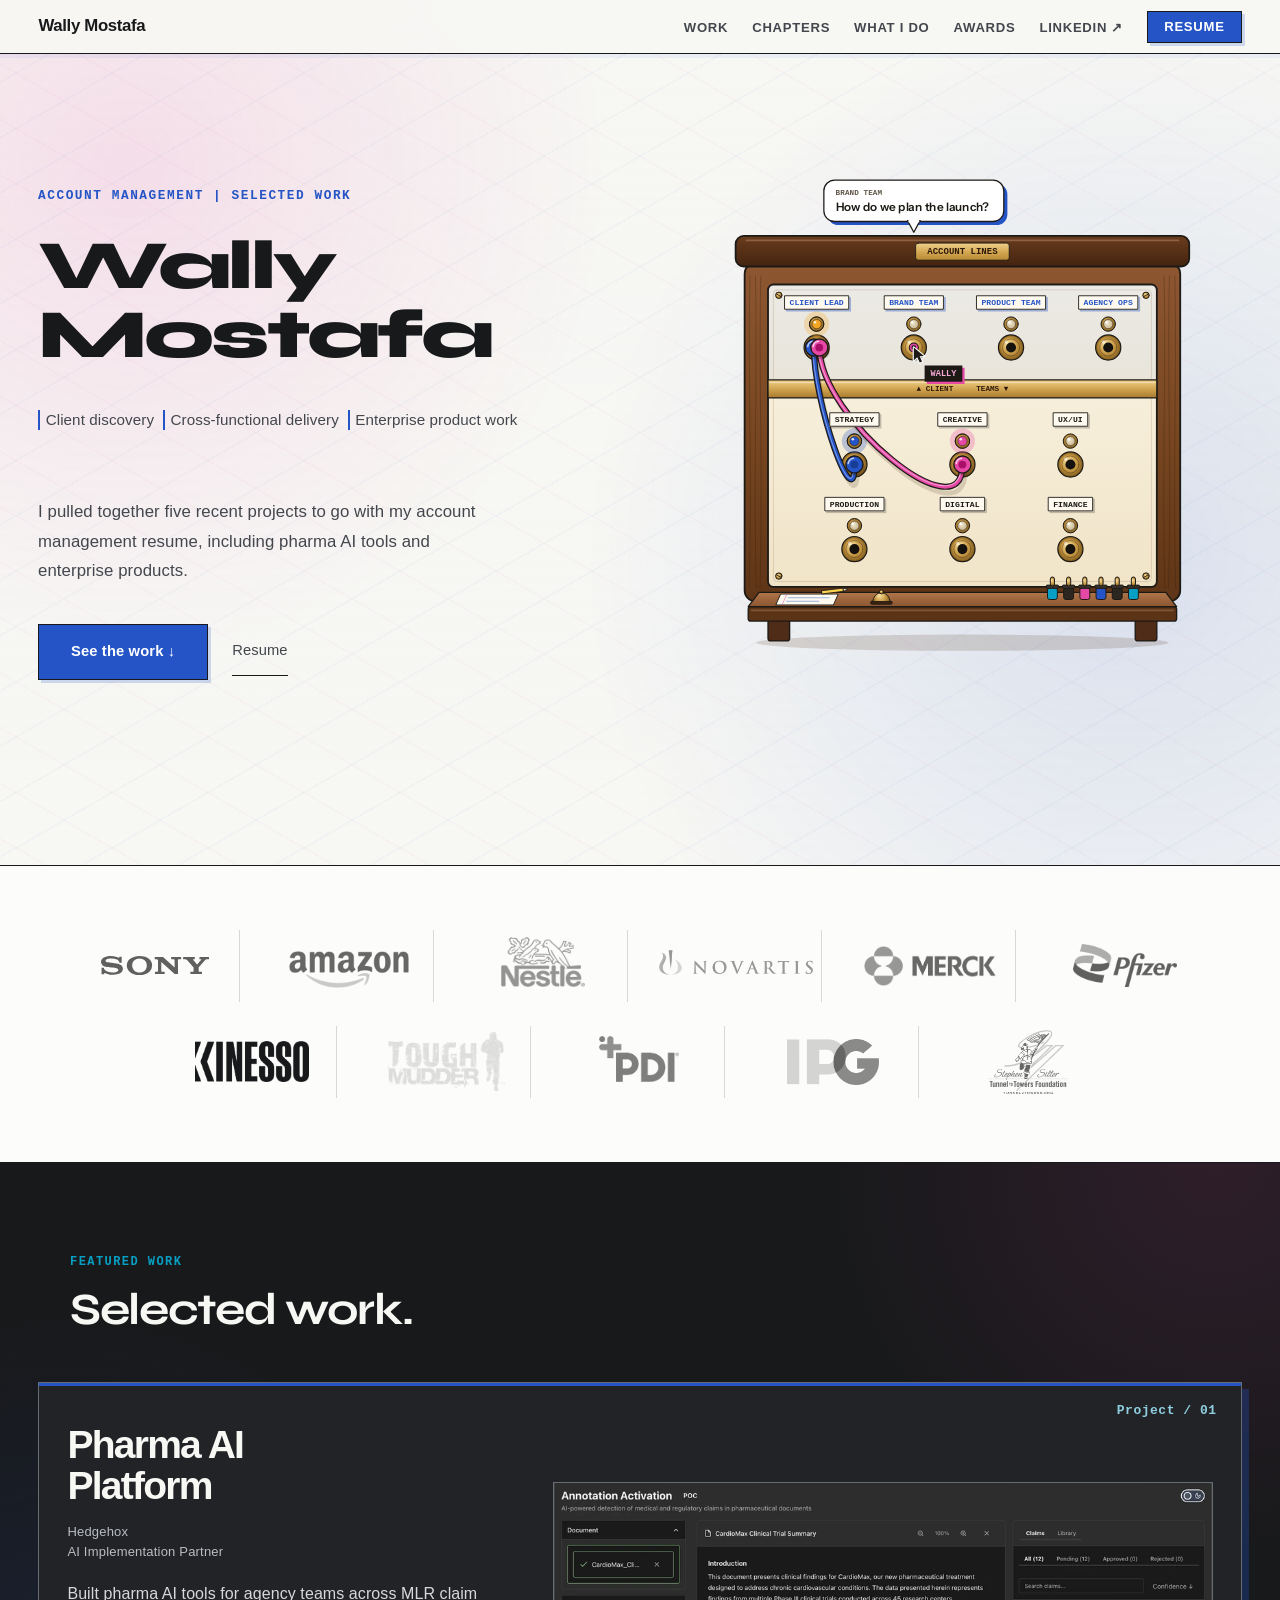
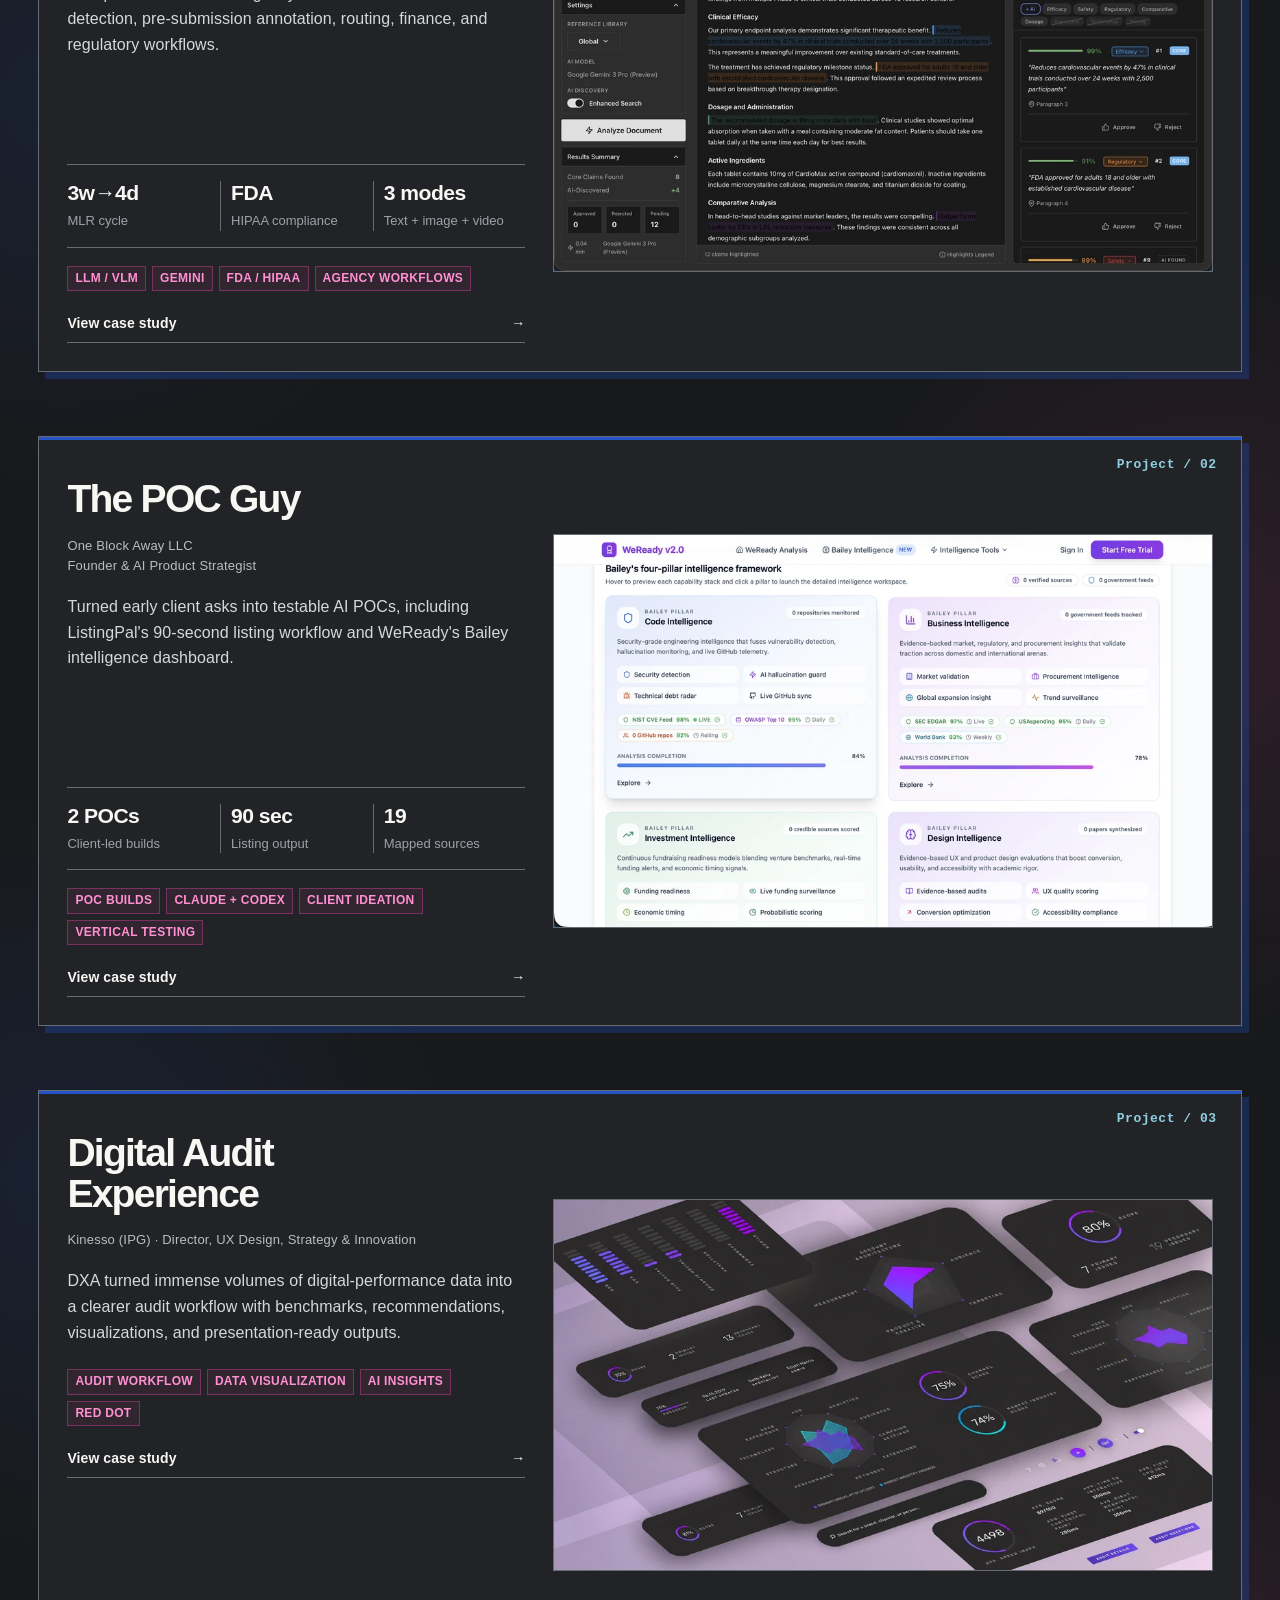
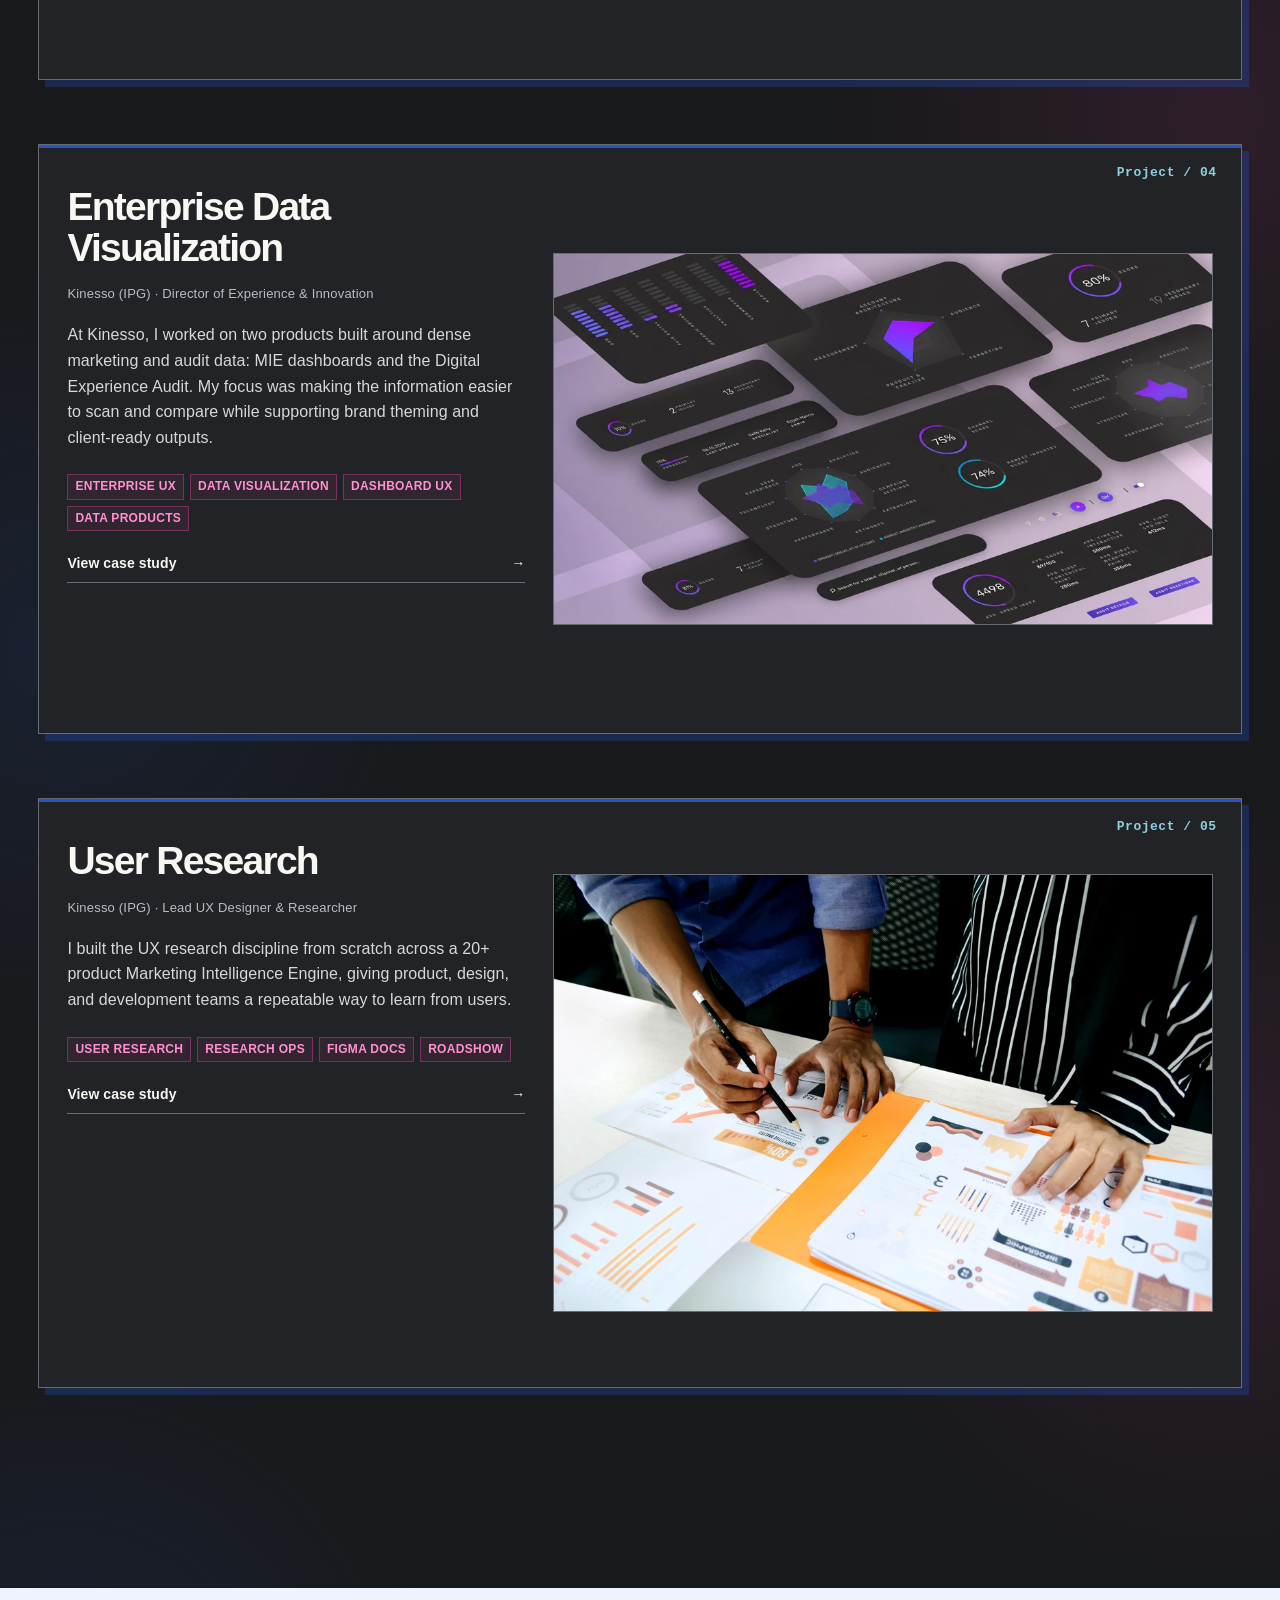
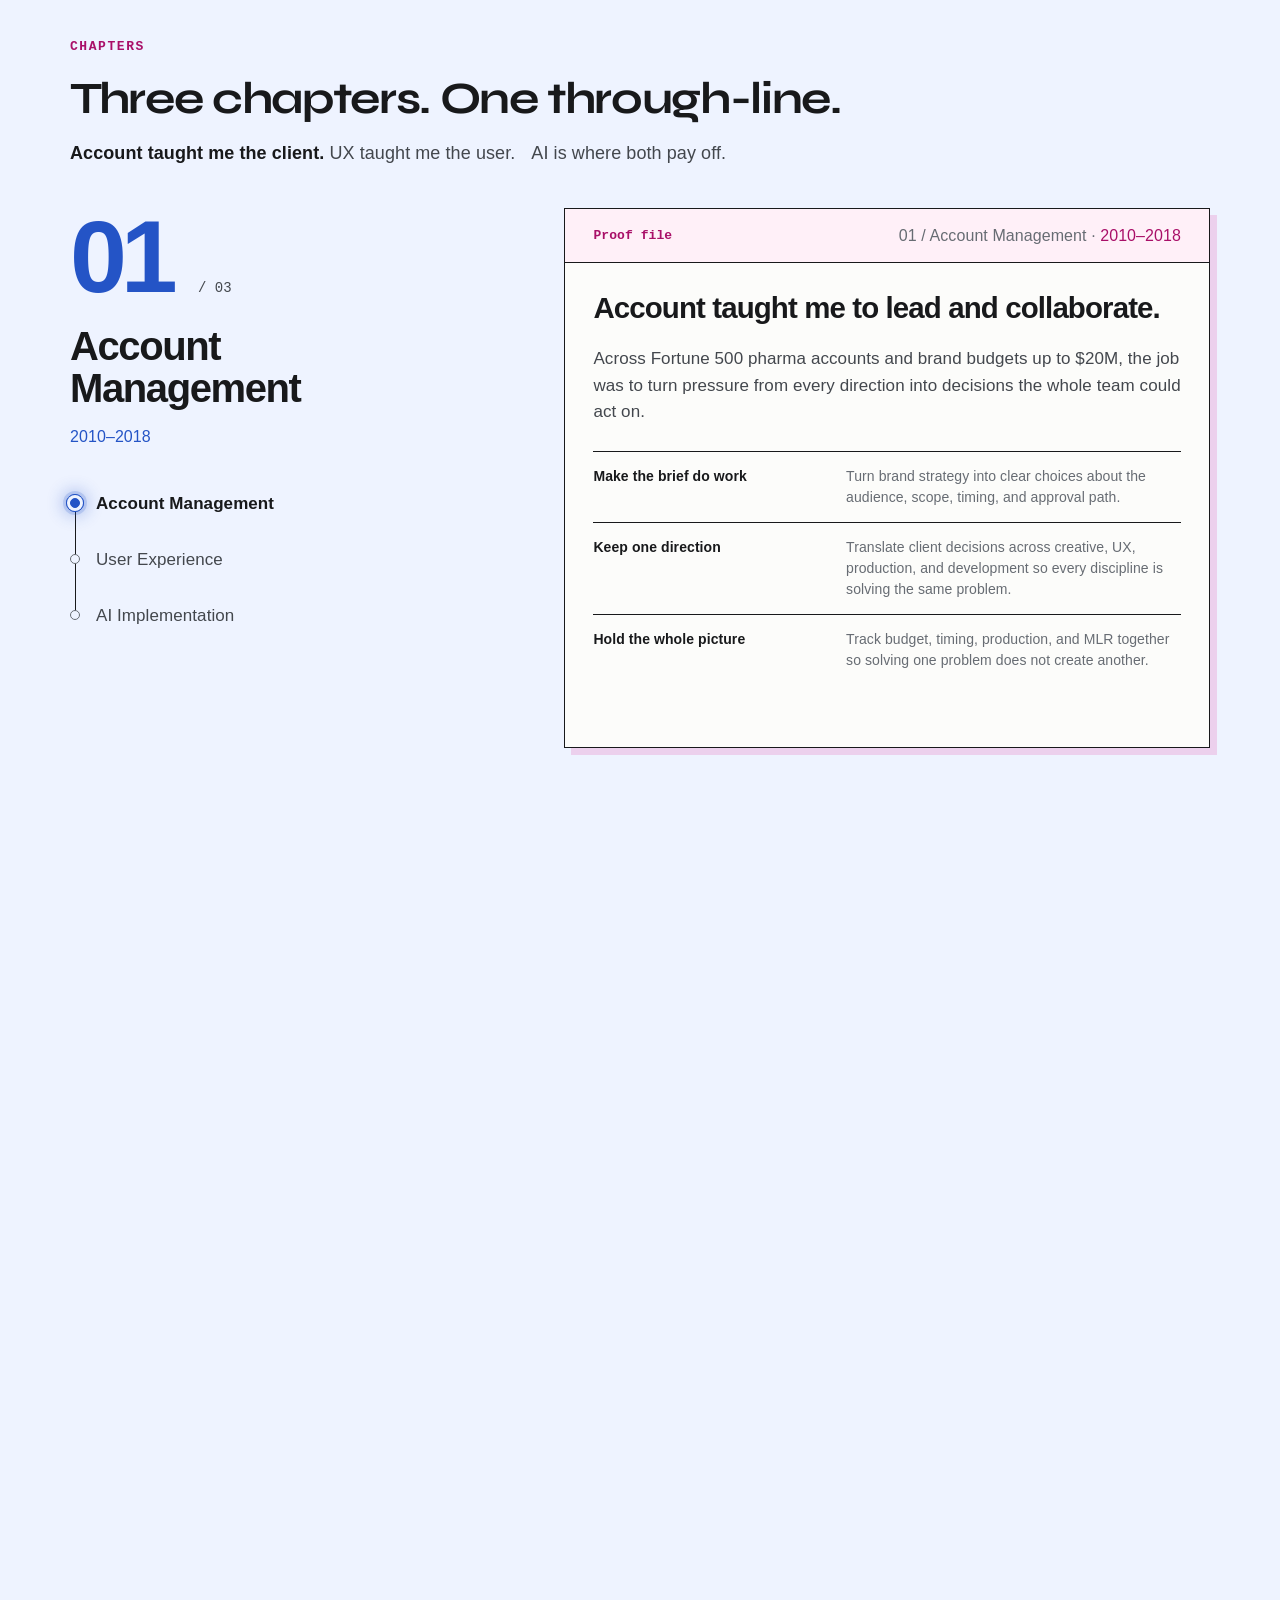
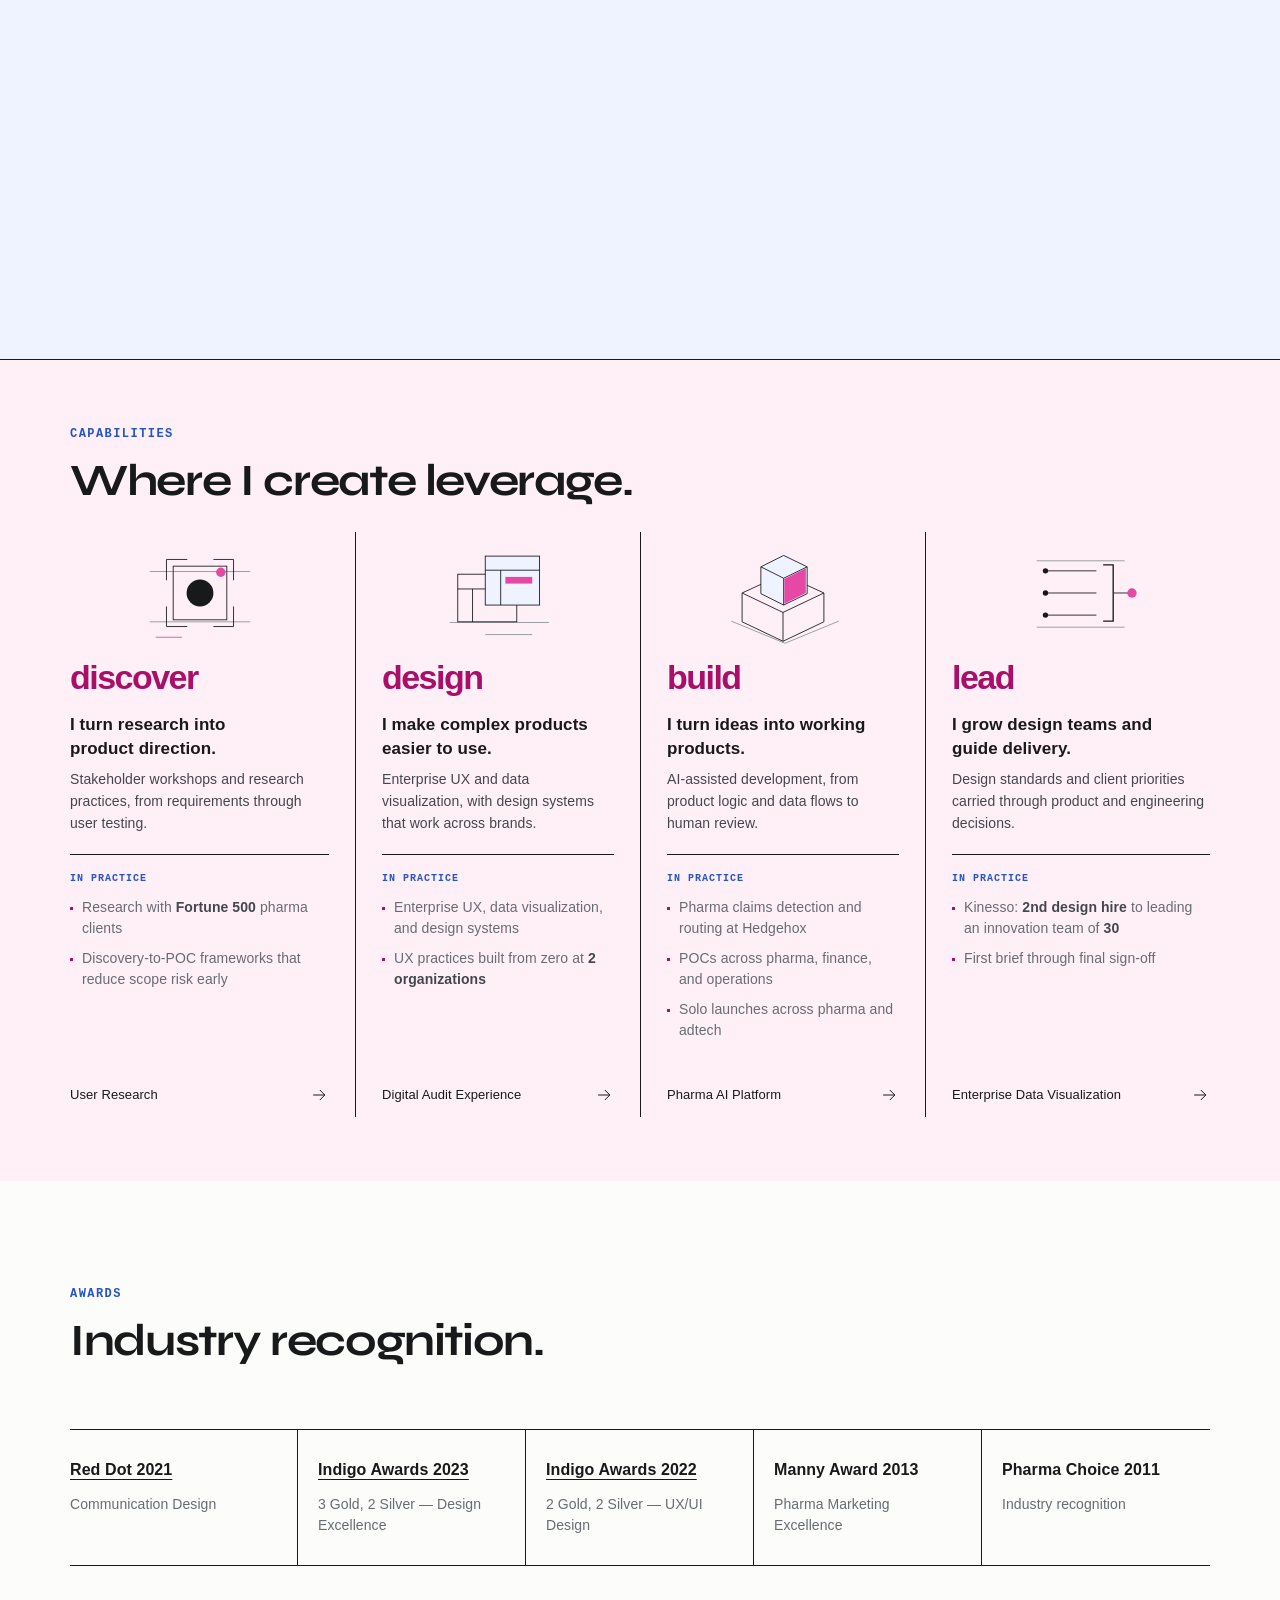
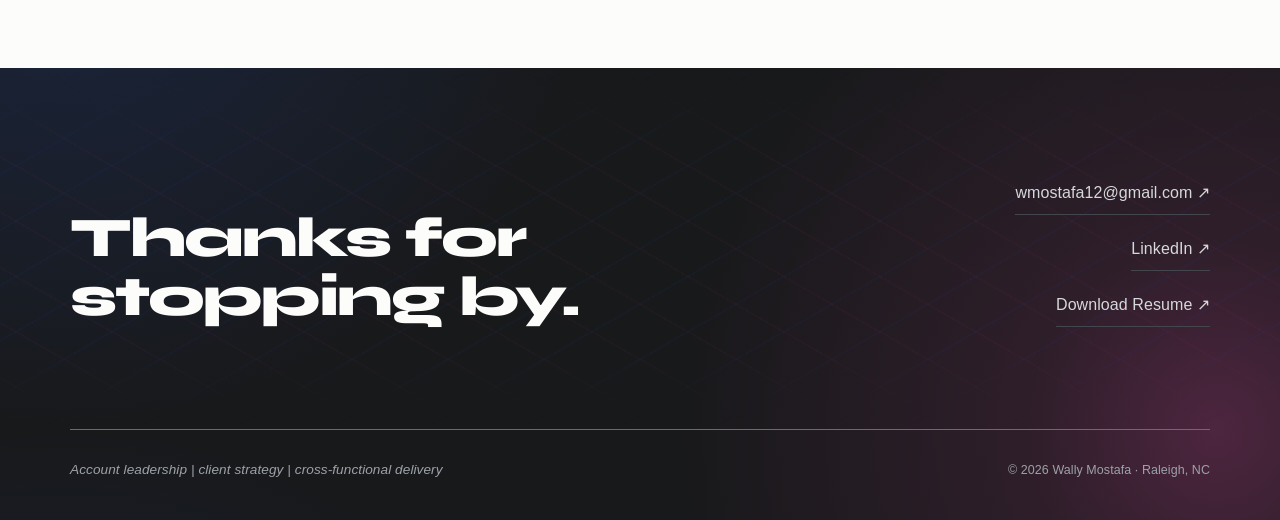
<file: account-management/index.html>
<!DOCTYPE html>
<html lang="en" class="proof-grid-homepage switchboard-route account-management-route" data-design-concept="proof-grid">
<head>
<meta charset="UTF-8">
<meta name="viewport" content="width=device-width, initial-scale=1.0">
<title>Account Management &amp; Client Leadership | Wally Mostafa</title>
<meta name="description" content="Recent work alongside my resume for the Account Management &amp; Client Leadership role at General recruiter and networking use.">
<meta property="og:title" content="Account Management &amp; Client Leadership | Wally Mostafa">
<meta property="og:description" content="Recent work alongside my resume for the Account Management &amp; Client Leadership role at General recruiter and networking use.">
<meta property="og:type" content="website">
<meta property="og:url" content="https://wally-mostafa.github.io/account-management/">
<link rel="icon" href="../favicon.ico?v=2" sizes="any">
<link rel="apple-touch-icon" href="../apple-touch-icon.png?v=2">
<link rel="manifest" href="../site.webmanifest?v=2">
<meta name="theme-color" content="#1d1d1d">

<link rel="preconnect" href="https://fonts.googleapis.com">
<link rel="preconnect" href="https://fonts.gstatic.com" crossorigin>
<link href="https://fonts.googleapis.com/css2?family=Syne:wght@400;500;600;700;800&family=Instrument+Sans:ital,wght@0,400;0,500;0,600;0,700;1,400&display=swap" rel="stylesheet">

<style>
  :root {
    --ink: #1a1714;
    --ink-soft: #38332d;
    --ink-muted: #5c5550;
    --surface: #f8f5f0;
    --surface-warm: #f0ebe3;
    --surface-deep: #e6dfd5;
    --surface-tint: #f4f0e8;
    --accent: #c45a2d;
    --accent-hover: #a84820;
    --accent-light: rgba(196, 90, 45, 0.08);
    --rule: #d4ccc2;
    --rule-light: #e4ddd4;

    --radius-s: 4px;
    --radius-m: 12px;
    --radius-l: 16px;
    --shadow-s: 0 2px 8px rgba(26, 23, 20, 0.06);
    --shadow-m: 0 12px 28px rgba(26, 23, 20, 0.12);
    --shadow-l: 0 28px 70px rgba(26, 23, 20, 0.16);
    --accent-text: #a84820;   /* AA-safe accent for small text on light surfaces */
    --accent-bright: #d4753f; /* AA-safe accent for small text on dark surfaces */

    --font-display: 'Syne', sans-serif;
    --font-body: 'Instrument Sans', sans-serif;

    --space-xs: clamp(0.25rem, 0.5vw, 0.5rem);
    --space-s: clamp(0.5rem, 1vw, 0.75rem);
    --space-m: clamp(1rem, 2vw, 1.5rem);
    --space-l: clamp(1.5rem, 3vw, 2.5rem);
    --space-xl: clamp(2.5rem, 5vw, 4rem);
    --space-2xl: clamp(4rem, 8vw, 7rem);
    --space-3xl: clamp(6rem, 10vw, 10rem);

    --max-w: 1140px;
  }

  *, *::before, *::after { box-sizing: border-box; margin: 0; padding: 0; }

  html {
    scroll-behavior: smooth;
    -webkit-font-smoothing: antialiased;
    -moz-osx-font-smoothing: grayscale;
    overflow-x: hidden;
  }

  body {
    font-family: var(--font-body);
    font-size: clamp(1rem, 1.15vw, 1.125rem);
    line-height: 1.7;
    color: var(--ink);
    background: var(--surface);
    letter-spacing: 0.005em;
    overflow-x: hidden;
  }

  /* ── NAV ── */
  nav {
    position: fixed;
    top: 0;
    left: 0;
    right: 0;
    z-index: 100;
    padding: var(--space-s) var(--space-l);
    display: flex;
    justify-content: space-between;
    align-items: center;
    background: rgba(248, 245, 240, 0.92);
    backdrop-filter: blur(14px);
    -webkit-backdrop-filter: blur(14px);
    border-bottom: 1px solid var(--rule-light);
  }

  nav .name {
    font-family: var(--font-display);
    font-weight: 700;
    font-size: 1.05rem;
    color: var(--ink);
    letter-spacing: -0.02em;
    text-decoration: none;
  }

  nav .links {
    display: flex;
    gap: var(--space-m);
    align-items: center;
    list-style: none;
  }

  nav .links a {
    font-family: var(--font-body);
    font-size: 0.82rem;
    font-weight: 500;
    color: var(--ink-muted);
    text-decoration: none;
    text-transform: uppercase;
    letter-spacing: 0.08em;
    transition: color 0.2s;
    padding: 0.5rem 0;
  }

  nav .links a:hover { color: var(--accent); }

  /* Hamburger — hidden on desktop */
  .mobile-menu-btn {
    display: none;
    align-items: center;
    justify-content: center;
    width: 44px;
    height: 44px;
    background: none;
    border: none;
    cursor: pointer;
    color: var(--ink);
    padding: 0;
    -webkit-tap-highlight-color: transparent;
  }
  .close-icon { display: none; }

  nav .nav-cta {
    font-size: 0.82rem;
    font-weight: 600;
    color: var(--surface) !important;
    background: var(--ink);
    padding: 0.45rem 1rem !important;
    border-radius: var(--radius-s);
    transition: background 0.2s;
  }

  nav .nav-cta:hover { background: var(--accent); color: var(--surface) !important; }

  /* ── HERO CANVAS ── */
  .hero-canvas {
    position: fixed;
    top: 0;
    left: 0;
    width: 100%;
    height: 100%;
    z-index: 0;
    pointer-events: none;
    opacity: 0;
    transition: opacity 1.2s ease;
  }
  .hero-canvas.loaded { opacity: 1; }

  /* ── HERO ── */
  .hero {
    min-height: 90vh;
    display: flex;
    flex-direction: column;
    justify-content: center;
    padding: var(--space-2xl) var(--space-l);
    max-width: var(--max-w);
    margin: 0 auto;
    position: relative;
    z-index: 1;
  }

  .hero-eyebrow {
    font-family: var(--font-body);
    font-size: 0.8rem;
    font-weight: 600;
    text-transform: uppercase;
    letter-spacing: 0.15em;
    color: var(--accent-text);
    margin-bottom: var(--space-m);
    opacity: 0;
    transform: translateY(16px);
    animation: fadeUp 0.8s 0.2s ease-out forwards;
  }

  .hero h1 {
    font-family: var(--font-display);
    font-size: clamp(3.2rem, 7.5vw, 6rem);
    font-weight: 800;
    line-height: 1.0;
    letter-spacing: -0.04em;
    color: var(--ink);
    max-width: 12ch;
    opacity: 0;
    transform: translateY(24px);
    animation: fadeUp 0.8s 0.4s ease-out forwards;
  }

  .hero-tagline {
    margin-top: var(--space-l);
    display: flex;
    gap: var(--space-l);
    flex-wrap: wrap;
    opacity: 0;
    transform: translateY(16px);
    animation: fadeUp 0.8s 0.7s ease-out forwards;
  }

  .hero-tagline span {
    font-family: var(--font-display);
    font-size: clamp(1rem, 1.6vw, 1.25rem);
    font-weight: 500;
    color: var(--ink-soft);
    position: relative;
    padding-left: var(--space-m);
  }

  .hero-tagline span::before {
    content: '';
    position: absolute;
    left: 0;
    top: 0.2em;
    bottom: 0.2em;
    width: 3px;
    background: var(--accent);
    border-radius: 2px;
  }

  .hero-intro {
    margin-top: var(--space-xl);
    font-size: clamp(1.05rem, 1.25vw, 1.15rem);
    color: var(--ink-soft);
    max-width: 52ch;
    line-height: 1.75;
    opacity: 0;
    transform: translateY(16px);
    animation: fadeUp 0.8s 0.9s ease-out forwards;
  }

  .hero-cta {
    margin-top: var(--space-l);
    display: flex;
    gap: var(--space-m);
    align-items: center;
    flex-wrap: wrap;
    opacity: 0;
    transform: translateY(16px);
    animation: fadeUp 0.8s 1.1s ease-out forwards;
  }

  .btn-primary {
    display: inline-flex;
    align-items: center;
    gap: 0.5rem;
    font-family: var(--font-body);
    font-size: 0.92rem;
    font-weight: 600;
    color: var(--surface);
    background: var(--ink);
    padding: 0.9rem 2rem;
    border-radius: var(--radius-s);
    text-decoration: none;
    transition: background 0.25s, transform 0.2s;
    letter-spacing: 0.01em;
    min-height: 48px;
  }

  .btn-primary:hover {
    background: var(--accent);
    transform: translateY(-1px);
  }

  .btn-ghost {
    font-family: var(--font-body);
    font-size: 0.92rem;
    font-weight: 500;
    color: var(--ink-muted);
    text-decoration: none;
    border-bottom: 1px solid var(--rule);
    padding-bottom: 2px;
    transition: color 0.2s, border-color 0.2s;
    min-height: 48px;
    display: inline-flex;
    align-items: center;
  }

  .btn-ghost:hover {
    color: var(--accent);
    border-color: var(--accent);
  }

  /* ── SECTION COMMON ── */
  section { padding: var(--space-2xl) var(--space-l); }

  .section-inner { max-width: var(--max-w); margin: 0 auto; }

  .section-label {
    font-family: var(--font-body);
    font-size: 0.75rem;
    font-weight: 600;
    text-transform: uppercase;
    letter-spacing: 0.18em;
    color: var(--accent-text);
    margin-bottom: var(--space-s);
  }

  .section-title {
    font-family: var(--font-display);
    font-size: clamp(1.8rem, 3.5vw, 2.8rem);
    font-weight: 700;
    letter-spacing: -0.03em;
    color: var(--ink);
    margin-bottom: var(--space-xl);
    max-width: 20ch;
    line-height: 1.1;
  }

  /* ── TRUST STRIP ── */
  .trust-strip {
    padding: var(--space-xl) var(--space-l);
    border-top: 1px solid var(--rule-light);
  }

  /* ── CAPABILITIES ── */
  .capabilities { background: var(--surface-warm); }

  /* ── HOW I BUILD ── */
  .how-i-build { background: var(--surface); }

  .hib-grid {
    display: grid;
    grid-template-columns: 1fr 1fr;
    gap: var(--space-2xl);
    align-items: start;
    margin-top: var(--space-xl);
  }

  .hib-intro p {
    color: var(--ink-soft);
    font-size: 1rem;
    line-height: 1.8;
    margin-bottom: var(--space-m);
  }
  .hib-intro p:last-child { margin-bottom: 0; }

  .hib-lead {
    font-family: var(--font-display);
    font-size: clamp(1.45rem, 2.25vw, 2rem);
    font-weight: 700;
    letter-spacing: -0.03em;
    color: var(--ink);
    line-height: 1.15;
    max-width: 15ch;
    margin-bottom: var(--space-l);
  }

  .hib-flow {
    display: grid;
    gap: var(--space-m);
    margin: var(--space-l) 0;
    counter-reset: build-step;
  }

  .hib-step {
    list-style: none;
    display: grid;
    grid-template-columns: 3.25rem 1fr;
    gap: var(--space-m);
    padding-top: var(--space-m);
    border-top: 1px solid var(--rule-light);
    position: relative;
  }

  .hib-step::before {
    counter-increment: build-step;
    content: "0" counter(build-step);
    font-family: var(--font-display);
    font-size: clamp(1.35rem, 2vw, 1.8rem);
    font-weight: 800;
    line-height: 1;
    letter-spacing: -0.04em;
    color: var(--accent);
  }

  .hib-step h3 {
    font-family: var(--font-display);
    font-size: clamp(1.05rem, 1.45vw, 1.25rem);
    font-weight: 700;
    letter-spacing: -0.02em;
    color: var(--ink);
    line-height: 1.15;
    margin-bottom: 0.25rem;
  }

  .hib-step p {
    font-size: 0.92rem;
    line-height: 1.65;
    margin: 0;
    color: var(--ink-muted);
  }

  .hib-director-note {
    margin-top: var(--space-l);
    padding-top: var(--space-m);
    border-top: 2px solid var(--ink);
    max-width: 38ch;
  }

  .hib-director-note span {
    display: block;
    font-size: 0.72rem;
    font-weight: 700;
    text-transform: uppercase;
    letter-spacing: 0.14em;
    color: var(--accent-text);
    margin-bottom: var(--space-xs);
  }

  .hib-director-note p {
    font-size: 0.95rem;
    line-height: 1.65;
    color: var(--ink-soft);
    margin: 0;
  }

  .hib-stack {
    display: flex;
    flex-direction: column;
    gap: var(--space-m);
  }

  .hib-layer {
    border-top: 1px solid var(--rule);
    padding-top: var(--space-s);
  }

  .hib-layer-label {
    font-size: 0.7rem;
    font-weight: 700;
    text-transform: uppercase;
    letter-spacing: 0.12em;
    color: var(--ink-muted);
    margin-bottom: var(--space-xs);
  }

  .hib-layer-tools {
    display: flex;
    flex-wrap: wrap;
    gap: 0.4rem;
  }

  .hib-tool {
    font-family: var(--font-body);
    font-size: 0.78rem;
    font-weight: 500;
    color: var(--ink-soft);
    background: var(--surface-warm);
    border: 1px solid var(--rule-light);
    padding: 0.2rem 0.6rem;
    border-radius: var(--radius-s);
  }

  .hib-tool--accent {
    color: var(--accent-text);
    background: var(--accent-light);
    border-color: rgba(196, 90, 45, 0.2);
    font-weight: 600;
  }


  /* ── FEATURED WORK ── */
  #work { background: var(--ink); }
  #work .section-label { color: var(--accent-bright); }
  #work .section-title { color: var(--surface); }
  #work .work-number { color: rgba(248,245,240,0.12); }
  #work .work-meta h3 { color: var(--surface); }
  #work .work-meta .role { color: var(--accent-bright); }
  #work .work-body p { color: rgba(248,245,240,0.65); }
  #work .stat-number { color: var(--surface); }
  #work .stat-label { color: rgba(248,245,240,0.55); }
  #work .work-stats { border-top-color: rgba(248,245,240,0.1); }
  #work .tag { color: var(--accent-bright); background: rgba(196,90,45,0.12); border-color: rgba(196,90,45,0.25); }
  #work .work-link { color: var(--surface); border-bottom-color: rgba(248,245,240,0.25); }
  #work .work-link:hover { border-bottom-color: var(--accent-bright); color: var(--accent-bright); }
  #work .work-item { border-color: rgba(248,245,240,0.08); }

  /* Card-level hover: whole work-item is the link */
  #work .work-item:hover .work-number,
  #work .work-item:focus-visible .work-number { color: rgba(248,245,240,0.22); }
  #work .work-item:hover .work-meta h3,
  #work .work-item:focus-visible .work-meta h3 { color: var(--accent-bright); }
  #work .work-item:hover .work-link,
  #work .work-item:focus-visible .work-link {
    border-bottom-color: var(--accent-bright);
    color: var(--accent-bright);
  }
  #work .work-item:hover .work-link .arrow { transform: translateX(4px); }
  .work-item:focus-visible {
    outline: 2px solid var(--accent-bright);
    outline-offset: 4px;
    border-radius: var(--radius-s);
  }

  #work .work-more {
    margin-top: var(--space-2xl);
    padding-top: var(--space-l);
    border-top: 1px solid rgba(248, 245, 240, 0.1);
    color: rgba(248, 245, 240, 0.6);
    font-size: 0.92rem;
    line-height: 1.7;
    max-width: 72ch;
  }
  #work .work-more a {
    color: var(--surface);
    font-weight: 600;
    text-decoration: none;
    padding-bottom: 2px;
    border-bottom: 1.5px solid rgba(248, 245, 240, 0.25);
    margin-left: 0.4rem;
    white-space: nowrap;
    transition: color 0.2s, border-color 0.2s;
  }
  #work .work-more a:hover {
    color: var(--accent-bright);
    border-bottom-color: var(--accent-bright);
  }
  #work .work-more .arrow { display: inline-block; transition: transform 0.25s ease; }
  #work .work-more a:hover .arrow { transform: translateX(4px); }

  .work-grid { display: grid; gap: var(--space-3xl); }

  /* Project layout A: number left, content right */
  .work-item {
    display: grid;
    grid-template-columns: 280px 1fr;
    gap: var(--space-xl);
    align-items: start;
  }

  .work-meta {
    position: sticky;
    top: calc(60px + var(--space-l));
  }

  .work-number {
    font-family: var(--font-display);
    font-size: clamp(4rem, 6vw, 5.5rem);
    font-weight: 800;
    color: var(--rule);
    line-height: 1;
    letter-spacing: -0.04em;
    transition: color 0.25s ease;
  }

  .work-meta h3 {
    font-family: var(--font-display);
    font-size: clamp(1.5rem, 2.2vw, 1.9rem);
    font-weight: 700;
    letter-spacing: -0.02em;
    color: var(--ink);
    margin-bottom: var(--space-xs);
    line-height: 1.15;
    transition: color 0.25s ease;
  }

  .work-meta .role {
    font-size: 0.82rem;
    font-weight: 600;
    text-transform: uppercase;
    letter-spacing: 0.08em;
    color: var(--accent);
    margin-bottom: var(--space-m);
    line-height: 1.5;
  }

  .work-body p {
    color: var(--ink-soft);
    margin-bottom: var(--space-m);
    font-size: 1rem;
    line-height: 1.7;
    max-width: 60ch;
  }

  .work-stats {
    display: flex;
    gap: var(--space-xl);
    flex-wrap: wrap;
    margin-top: var(--space-l);
    padding-top: var(--space-l);
    border-top: 1px solid var(--rule-light);
  }

  .stat { display: flex; flex-direction: column; }

  .stat-number {
    font-family: var(--font-display);
    font-size: clamp(1.8rem, 2.8vw, 2.4rem);
    font-weight: 800;
    color: var(--ink);
    letter-spacing: -0.03em;
    line-height: 1.1;
  }

  .stat-label {
    font-size: 0.75rem;
    font-weight: 500;
    text-transform: uppercase;
    letter-spacing: 0.1em;
    color: var(--ink-muted);
    margin-top: 4px;
  }

  .work-link {
    display: inline-flex;
    align-items: center;
    gap: 0.4rem;
    font-family: var(--font-body);
    font-weight: 600;
    font-size: 0.9rem;
    color: var(--accent);
    text-decoration: none;
    margin-top: var(--space-l);
    padding-bottom: 2px;
    border-bottom: 1.5px solid transparent;
    transition: border-color 0.2s;
  }

  .work-link:hover { border-bottom-color: var(--accent); }

  .work-link .arrow {
    display: inline-block;
    transition: transform 0.25s ease;
  }

  .work-tags {
    display: flex;
    flex-wrap: wrap;
    gap: 0.4rem;
    margin-top: var(--space-m);
  }

  .tag {
    font-family: var(--font-body);
    font-size: 0.7rem;
    font-weight: 600;
    text-transform: uppercase;
    letter-spacing: 0.06em;
    color: var(--accent);
    background: var(--accent-light);
    border: 1px solid rgba(196, 90, 45, 0.15);
    padding: 0.25rem 0.6rem;
    border-radius: var(--radius-s);
    white-space: nowrap;
  }

  /* Divider between major sections */
  .section-divider {
    max-width: var(--max-w);
    margin: 0 auto;
    padding: 0 var(--space-l);
  }

  .section-divider hr {
    border: none;
    height: 1px;
    background: var(--rule);
  }

  /* ── CAREER ARC ── */
  .arc { background: var(--surface-warm); color: var(--ink); }
  .arc .section-label { color: var(--accent); }
  .arc .section-title { color: var(--ink); }

  .arc-timeline {
    position: relative;
    padding-left: var(--space-xl);
  }

  .arc-timeline::before {
    content: '';
    position: absolute;
    left: 0;
    top: 8px;
    bottom: 8px;
    width: 2px;
    background: linear-gradient(to bottom, var(--accent), rgba(196, 90, 45, 0.2));
  }

  .arc-item {
    position: relative;
    margin-bottom: var(--space-xl);
    padding-bottom: var(--space-l);
  }

  .arc-item:last-child { margin-bottom: 0; padding-bottom: 0; }

  .arc-item::before {
    content: '';
    position: absolute;
    left: calc(-1 * var(--space-xl) - 4px);
    top: 6px;
    width: 10px;
    height: 10px;
    border-radius: 50%;
    background: var(--accent);
    border: 2px solid var(--surface-warm);
    transition: transform 0.3s cubic-bezier(0.34, 1.56, 0.64, 1),
                box-shadow 0.3s ease;
  }

  /* Ripple ring on hover */
  .arc-item::after {
    content: '';
    position: absolute;
    left: calc(-1 * var(--space-xl) - 8px);
    top: 2px;
    width: 18px;
    height: 18px;
    border-radius: 50%;
    border: 2px solid var(--accent);
    opacity: 0;
    transform: scale(0.5);
    transition: opacity 0.35s ease, transform 0.35s cubic-bezier(0.34, 1.56, 0.64, 1);
  }

  .arc-item:hover::before {
    transform: scale(1.35);
    box-shadow: 0 0 0 4px rgba(196, 90, 45, 0.15);
  }

  .arc-item:hover::after {
    opacity: 1;
    transform: scale(1);
  }

  .arc-year {
    font-family: var(--font-display);
    font-size: 0.78rem;
    font-weight: 700;
    text-transform: uppercase;
    letter-spacing: 0.12em;
    color: var(--accent-text);
    margin-bottom: 6px;
    transition: letter-spacing 0.3s ease;
  }

  .arc-item:hover .arc-year {
    letter-spacing: 0.18em;
  }

  .arc-item h3 {
    font-family: var(--font-display);
    font-size: clamp(1.15rem, 1.6vw, 1.35rem);
    font-weight: 700;
    color: var(--ink);
    letter-spacing: -0.01em;
    margin-bottom: 4px;
    line-height: 1.25;
    transition: color 0.25s ease, transform 0.25s ease;
  }

  .arc-item:hover h3 {
    color: var(--accent);
    transform: translateX(4px);
  }

  .arc-item .arc-org {
    font-size: 0.9rem;
    font-weight: 500;
    color: var(--ink-muted);
    margin-bottom: var(--space-s);
    transition: transform 0.25s ease 0.04s;
  }

  .arc-item:hover .arc-org {
    transform: translateX(4px);
  }

  .arc-item p {
    font-size: 0.92rem;
    color: var(--ink-soft);
    line-height: 1.65;
    max-width: 55ch;
    transition: color 0.25s ease;
  }

  .arc-item:hover p {
    color: var(--ink);
  }

  /* Transition strip before arc */
  .pre-arc-strip {
    background: var(--surface-warm);
    padding: var(--space-l) var(--space-l) 0;
  }

  .pre-arc-strip .section-inner {
    border-top: 1px solid rgba(196, 90, 45, 0.3);
  }

  /* ── AWARDS ── */
  .awards { background: var(--surface-tint); }

  .awards-grid {
    display: grid;
    grid-template-columns: repeat(auto-fit, minmax(200px, 1fr));
    gap: var(--space-m);
  }

  .award-item {
    padding: var(--space-m) var(--space-l);
    border: 1.5px solid var(--rule);
    border-radius: var(--radius-s);
    transition: border-color 0.2s, transform 0.2s;
    background: var(--surface);
  }

  .award-item:hover {
    border-color: var(--accent);
    transform: translateY(-2px);
  }

  .award-name {
    font-family: var(--font-display);
    font-size: 1rem;
    font-weight: 700;
    color: var(--ink);
    line-height: 1.3;
    text-decoration: none;
    transition: color 0.2s, border-color 0.2s;
  }

  /* Underline only the award names that are actually links */
  a.award-name {
    border-bottom: 1px solid var(--rule);
  }

  a.award-name:hover {
    color: var(--accent);
    border-color: var(--accent);
  }

  .award-detail {
    font-size: 0.82rem;
    color: var(--ink-muted);
    margin-top: 4px;
  }

  /* ── CONTACT ── */
  .contact { background: var(--surface-warm); }

  .contact-inner {
    max-width: var(--max-w);
    margin: 0 auto;
    display: grid;
    grid-template-columns: 1.2fr 1fr;
    gap: var(--space-xl);
    align-items: end;
  }

  .contact h2 {
    font-family: var(--font-display);
    font-size: clamp(2.2rem, 4.5vw, 3.5rem);
    font-weight: 800;
    letter-spacing: -0.035em;
    color: var(--ink);
    line-height: 1.05;
  }

  .contact-subtitle {
    font-size: 1rem;
    color: var(--ink-soft);
    margin-top: var(--space-s);
    line-height: 1.6;
    max-width: 40ch;
  }

  .contact-links {
    display: flex;
    flex-direction: column;
    gap: var(--space-s);
    align-items: flex-end;
  }

  .contact-links a {
    font-family: var(--font-body);
    font-size: 1rem;
    font-weight: 500;
    color: var(--ink-soft);
    text-decoration: none;
    padding: 0.4rem 0;
    border-bottom: 1px solid var(--rule-light);
    transition: color 0.2s, border-color 0.2s;
    min-height: 44px;
    display: inline-flex;
    align-items: center;
  }

  .contact-links a:hover {
    color: var(--accent);
    border-bottom-color: var(--accent);
  }

  /* ── FOOTER ── */
  footer {
    padding: var(--space-l) var(--space-l);
    border-top: 1px solid var(--rule-light);
  }

  .footer-inner {
    max-width: var(--max-w);
    margin: 0 auto;
    display: flex;
    justify-content: space-between;
    align-items: baseline;
    flex-wrap: wrap;
    gap: var(--space-s);
  }

  .footer-sign-off {
    font-family: var(--font-body);
    font-size: 0.85rem;
    color: var(--ink-muted);
    font-style: italic;
  }

  footer .copyright {
    font-size: 0.78rem;
    color: var(--ink-muted);
    opacity: 0.6;
  }

  /* ── ANIMATIONS ── */
  @keyframes fadeUp {
    to { opacity: 1; transform: translateY(0); }
  }

  /* Reveal animations — progressive enhancement only.
     Elements are visible by default. JS adds .reveal-pending to hide them,
     then IntersectionObserver adds .visible to animate them in.
     If JS fails, everything stays visible. */
  .reveal-pending {
    opacity: 0;
    transform: translateY(20px);
    transition: opacity 0.6s ease-out, transform 0.6s ease-out;
  }

  .reveal-pending.visible {
    opacity: 1;
    transform: translateY(0);
  }

  /* Timeline-specific scroll build */
  .arc-timeline .reveal-pending {
    opacity: 0;
    transform: translateX(-18px);
    transition: opacity 0.5s ease-out, transform 0.5s cubic-bezier(0.22, 1, 0.36, 1);
  }

  .arc-timeline .reveal-pending.visible {
    opacity: 1;
    transform: translateX(0);
  }

  /* Dot pops in with a spring when the item becomes visible */
  .arc-timeline .reveal-pending::before {
    transform: scale(0);
    transition: transform 0.4s cubic-bezier(0.34, 1.56, 0.64, 1) 0.2s;
  }

  .arc-timeline .reveal-pending.visible::before {
    transform: scale(1);
  }

  /* Stagger each arc-item by position */
  .arc-timeline .reveal-pending:nth-child(1) { transition-delay: 0s; }
  .arc-timeline .reveal-pending:nth-child(2) { transition-delay: 0.1s; }
  .arc-timeline .reveal-pending:nth-child(3) { transition-delay: 0.18s; }
  .arc-timeline .reveal-pending:nth-child(4) { transition-delay: 0.26s; }
  .arc-timeline .reveal-pending:nth-child(5) { transition-delay: 0.34s; }

  /* Dot spring delay needs to account for item stagger too */
  .arc-timeline .reveal-pending:nth-child(1)::before { transition-delay: 0.2s; }
  .arc-timeline .reveal-pending:nth-child(2)::before { transition-delay: 0.3s; }
  .arc-timeline .reveal-pending:nth-child(3)::before { transition-delay: 0.38s; }
  .arc-timeline .reveal-pending:nth-child(4)::before { transition-delay: 0.46s; }
  .arc-timeline .reveal-pending:nth-child(5)::before { transition-delay: 0.54s; }

  /* Stagger children */
  .stagger-pending > * {
    opacity: 0;
    transform: translateY(16px);
    transition: opacity 0.5s ease-out, transform 0.5s ease-out;
  }

  .stagger-pending.visible > *:nth-child(1) { transition-delay: 0.05s; }
  .stagger-pending.visible > *:nth-child(2) { transition-delay: 0.1s; }
  .stagger-pending.visible > *:nth-child(3) { transition-delay: 0.15s; }
  .stagger-pending.visible > *:nth-child(4) { transition-delay: 0.2s; }
  .stagger-pending.visible > *:nth-child(5) { transition-delay: 0.25s; }

  .stagger-pending.visible > * {
    opacity: 1;
    transform: translateY(0);
  }

  /* ── RESPONSIVE ── */
  @media (max-width: 900px) {
    .cap-grid { grid-template-columns: repeat(2, 1fr); }
    .work-item { grid-template-columns: 1fr; gap: var(--space-m); }
    .work-meta { position: static; }
  }

  @media (max-width: 1119px) {
    /* Nav: hide desktop links, show hamburger */
    nav .links { display: none; }
    nav .mobile-menu-btn { display: flex; }
    /* Mobile menu: full screen overlay */
    #nav.menu-open { z-index: 200; }
    #nav.menu-open .links {
      display: flex !important;
      flex-direction: column;
      position: fixed;
      top: 0;
      left: 0;
      right: 0;
      bottom: 0;
      width: 100vw;
      height: 100vh;
      height: 100dvh;
      background: var(--surface);
      padding: 100px 32px 32px;
      gap: 0;
      z-index: 199;
      overflow-y: auto;
    }
    #nav.menu-open .links li {
      border-bottom: 1px solid var(--rule-light);
      list-style: none;
    }
    #nav.menu-open .links li:last-child { border-bottom: none; }
    #nav.menu-open .links a {
      display: flex;
      align-items: center;
      min-height: 56px;
      padding: 4px 0;
      font-size: 1.1rem;
      text-transform: none;
      letter-spacing: 0.01em;
      color: var(--ink);
    }
    #nav.menu-open .nav-cta {
      display: inline-flex !important;
      margin-top: var(--space-l);
      width: fit-content;
      padding: 0.85rem 1.6rem !important;
      font-size: 1rem !important;
      color: var(--surface) !important;
    }
    /* Toggle hamburger to X */
    #nav.menu-open .mobile-menu-btn { position: relative; z-index: 201; }
    #nav.menu-open .hamburger-icon { display: none !important; }
    #nav.menu-open .close-icon { display: block !important; }

  }

  @media (max-width: 640px) {
    /* Padding consistency: 24px sides */
    section { padding-left: 24px; padding-right: 24px; }
    .hero { padding-left: 24px; padding-right: 24px; }
    nav { padding-left: 24px; padding-right: 24px; }
    .trust-strip { padding-left: 24px; padding-right: 24px; }
    footer { padding-left: 24px; padding-right: 24px; }

    /* Hero adjustments */
    .hero { min-height: 90vh; padding-top: calc(60px + var(--space-xl)); }
    .hero-eyebrow {
      max-width: 28ch;
      line-height: 1.5;
    }
    .hero h1 {
      font-size: clamp(2.25rem, 12vw, 2.8rem);
      max-width: 100%;
      letter-spacing: 0;
    }
    .hero-tagline { flex-direction: column; gap: var(--space-s); }
    .hero-intro { font-size: 1rem; }
    .hero-cta { flex-direction: column; gap: var(--space-s); align-items: flex-start; }
    .btn-primary, .btn-ghost { min-height: 48px; }

    /* How I Build */
    .hib-grid { grid-template-columns: 1fr; gap: var(--space-xl); }
    .hib-lead { max-width: 18ch; }
    .hib-step { grid-template-columns: 2.75rem 1fr; gap: var(--space-s); }

    /* Capabilities */
    .cap-grid { grid-template-columns: 1fr; }
    .cap-item { padding: var(--space-m) 0; }
    .cap-item h3 { font-size: 1.3rem; }
    .cap-item p { font-size: 1rem; }
    .cap-proof li { font-size: 0.92rem; }

    /* Work items: ensure "View case study" is tappable */
    .work-item { gap: var(--space-s); padding-bottom: var(--space-xl); }
    .work-number { font-size: clamp(3rem, 12vw, 4rem); }
    .work-meta h3 { font-size: clamp(1.4rem, 5vw, 1.7rem); }
    .work-body p { font-size: 1rem; line-height: 1.7; }
    .work-link {
      min-height: 48px;
      padding: 12px 0;
      font-size: 1rem;
      display: inline-flex;
      align-items: center;
    }
    .work-stats { gap: var(--space-l); }
    .stat-number { font-size: clamp(1.6rem, 6vw, 2rem); }
    .stat-label { font-size: 0.8rem; margin-top: 2px; }

    /* Timeline */
    .arc-timeline { padding-left: var(--space-l); }
    .arc-item::before { left: calc(-1 * var(--space-l) - 4px); }
    .arc-item::after { left: calc(-1 * var(--space-l) - 8px); }
    .arc-item h3 { font-size: 1.15rem; }
    .arc-item p { font-size: 0.95rem; }
    .arc-item .arc-org { font-size: 0.92rem; }
    .arc-item { margin-bottom: var(--space-l); padding-bottom: var(--space-m); }

    /* Awards */
    .awards-grid { grid-template-columns: 1fr 1fr; gap: var(--space-s); }
    .award-item { padding: var(--space-s) var(--space-m); }
    .award-name { font-size: 0.92rem; }
    .award-detail { font-size: 0.8rem; }

    /* Contact */
    .contact-inner { grid-template-columns: 1fr; gap: var(--space-l); }
    .contact-links { align-items: flex-start; }
    .contact-links a { min-height: 48px; font-size: 1rem; }
    .contact h2 { font-size: clamp(2rem, 8vw, 2.8rem); }

    /* Footer */
    .footer-inner { flex-direction: column; gap: var(--space-s); }
    .footer-sign-off { font-size: 0.88rem; }

    /* Section title */
    .section-title { font-size: clamp(1.6rem, 6vw, 2.2rem); }
  }

  @media (max-width: 380px) {
    .awards-grid { grid-template-columns: 1fr; }
    .hero h1 { font-size: 2.2rem; }
    .work-stats { flex-direction: column; gap: var(--space-m); }
  }

  @media (prefers-reduced-motion: reduce) {
    *, *::before, *::after {
      animation-duration: 0.01ms !important;
      transition-duration: 0.01ms !important;
    }
  }
</style>
<link rel="stylesheet" href="../assets/portfolio-revision/revision.css?v=fd5b1d494d20">
  <link rel="stylesheet" href="design-concept.css" data-design-concept-stylesheet>
  <link rel="stylesheet" href="../assets/portfolio-revision/hero-switchboard-route.css?v=4ff6d4c6675d">
</head>
<body>

<canvas class="hero-canvas" id="hero-canvas" aria-hidden="true" data-state="fallback"></canvas>

<nav id="nav">
  <a href="index.html" class="name">Wally Mostafa</a>
  <button class="mobile-menu-btn" type="button" aria-label="Open navigation" aria-controls="navigation-links" aria-expanded="false">
    <svg class="hamburger-icon" width="24" height="24" viewBox="0 0 24 24" fill="none" stroke="currentColor" stroke-width="2" stroke-linecap="round"><line x1="3" y1="6" x2="21" y2="6"/><line x1="3" y1="12" x2="21" y2="12"/><line x1="3" y1="18" x2="21" y2="18"/></svg>
    <svg class="close-icon" width="24" height="24" viewBox="0 0 24 24" fill="none" stroke="currentColor" stroke-width="2" stroke-linecap="round"><line x1="6" y1="6" x2="18" y2="18"/><line x1="6" y1="18" x2="18" y2="6"/></svg>
  </button>
  <ul class="links" id="navigation-links">
    <li><a href="#work">Work</a></li>
    <li><a href="#chapters">Chapters</a></li>
    <li><a href="#capabilities">What I Do</a></li>
    <li><a href="#awards">Awards</a></li>
    <li><a href="https://linkedin.com/in/wallymo" target="_blank" rel="noopener">LinkedIn ↗</a></li>
    <li><a href="../output/pdf/Wally-Mostafa-Account-Management-Resume.pdf" class="nav-cta">Resume</a></li>
  </ul>
</nav>

<!-- HERO -->
<section class="hero hero-switchboard-layout">
  <div class="hero-copy"><div class="hero-eyebrow">Account Management | Selected Work</div>
  <h1>Wally Mostafa</h1>
  <div class="hero-tagline">
    <span>Client discovery</span>
    <span>Cross-functional delivery</span>
    <span>Enterprise product work</span>
  </div>
  <p class="hero-intro">
    I pulled together five recent projects to go with my account management resume, including pharma AI tools and enterprise products.
  </p>
  <div class="hero-cta">
    <a href="#work" class="btn-primary">See the work ↓</a>
    <a href="../output/pdf/Wally-Mostafa-Account-Management-Resume.pdf" class="btn-ghost">Resume</a>
  </div></div>
  <div class="hero-machine" id="machine" data-board="general">
    <canvas role="img" aria-label="A client request comes in; I connect the teams it needs and bring the work back for review."></canvas>
  </div>
</section>

<!-- TRUST STRIP -->
<section class="trust-strip" id="clients" aria-label="Client and agency logos">
  <svg class="trust-filters" aria-hidden="true" focusable="false" xmlns="http://www.w3.org/2000/svg">
    <defs>
      <filter id="trust-mudder-ink" color-interpolation-filters="sRGB">
        <feComponentTransfer><feFuncA type="linear" slope="5" intercept="0"/></feComponentTransfer>
      </filter>
    </defs>
  </svg>
  <div class="trust-names">
    <div class="trust-logo trust-logo--sony"><img src="../assets/imagery/logos/logo-sony-clean.svg" alt="Sony" loading="lazy"></div>
    <div class="trust-logo trust-logo--amazon"><img src="../assets/imagery/logos/logo-amazon-clean.webp" alt="Amazon" loading="lazy"></div>
    <div class="trust-logo trust-logo--nestle"><img src="../assets/imagery/logos/logo-nestle-clean.webp" alt="Nestlé" loading="lazy"></div>
    <div class="trust-logo trust-logo--novartis"><img src="../assets/imagery/logos/logo-novartis-clean.webp" alt="Novartis" loading="lazy"></div>
    <div class="trust-logo trust-logo--merck"><img src="../assets/imagery/logos/logo-merck-clean.webp" alt="Merck" loading="lazy"></div>
    <div class="trust-logo trust-logo--pfizer"><img src="../assets/imagery/logos/logo-pfizer-clean.webp" alt="Pfizer" loading="lazy"></div>
    <div class="trust-logo trust-logo--kinesso"><img src="../assets/imagery/logos/logo-kinesso-clean.webp" alt="IPG Kinesso" loading="lazy"></div>
    <div class="trust-logo trust-logo--mudder"><img src="../assets/imagery/logos/logo-tough-mudder-clean.webp" alt="Tough Mudder" loading="lazy"></div>
    <div class="trust-logo trust-logo--pdi"><img src="../assets/imagery/logos/logo-pdi-clean.webp" alt="PDI" loading="lazy"></div>
    <div class="trust-logo trust-logo--ipg"><img src="../assets/imagery/logos/logo-ipg-health-clean.webp" alt="IPG Health" loading="lazy"></div>
    <div class="trust-logo trust-logo--tunnel"><img src="../assets/imagery/logos/logo-tunnel-to-towers-clean.webp" alt="Tunnel to Towers Foundation" loading="lazy"></div>
  </div>
</section>

<!-- FEATURED WORK -->
<section id="work">
  <div class="section-inner">
    <div class="section-label reveal">Featured Work</div>
    <h2 class="section-title reveal">Selected work.</h2>

    <div class="work-grid">

      <a href="project-01.html" class="work-item" style="text-decoration: none; color: inherit;">
        <div class="work-meta">
          <div class="work-number">01</div>
          <h3>Pharma AI Platform</h3>
          <div class="role">Hedgehox<br>AI Implementation Partner</div>
        </div>
        <div class="work-media"><img src="../assets/portfolio-revision/project-01.webp" alt="Claims Detector document review with highlighted claims and approval controls" width="960" height="566" loading="lazy" decoding="async"></div>
  <div class="work-body">
          <p>
            Built pharma AI tools for agency teams across MLR claim detection, pre-submission annotation, routing, finance, and regulatory workflows.
          </p>
          <div class="work-stats">
            <div class="stat">
              <span class="stat-number">3w→4d</span>
              <span class="stat-label">MLR cycle</span>
            </div>
            <div class="stat">
              <span class="stat-number">FDA</span>
              <span class="stat-label">HIPAA compliance</span>
            </div>
            <div class="stat">
              <span class="stat-number">3 modes</span>
              <span class="stat-label">Text + image + video</span>
            </div>
          </div>
          <div class="work-tags">
            <span class="tag">LLM / VLM</span>
            <span class="tag">Gemini</span>
            <span class="tag">FDA / HIPAA</span>
            <span class="tag">Agency workflows</span>
          </div>
          <span class="work-link">View case study <span class="arrow">→</span></span>
        </div>
      </a>

      <a href="project-02.html" class="work-item" style="text-decoration: none; color: inherit;">
        <div class="work-meta">
          <div class="work-number">02</div>
          <h3>The POC Guy</h3>
          <div class="role">One Block Away LLC<br>Founder &amp; AI Product Strategist</div>
        </div>
        <div class="work-media"><img src="../assets/portfolio-revision/project-02.webp" alt="WeReady Bailey Intelligence dashboard with four intelligence areas" width="960" height="573" loading="lazy" decoding="async"></div>
  <div class="work-body">
          <p>
            Turned early client asks into testable AI POCs, including ListingPal's 90-second listing workflow and WeReady's Bailey intelligence dashboard.
          </p>
          <div class="work-stats">
            <div class="stat">
              <span class="stat-number">2 POCs</span>
              <span class="stat-label">Client-led builds</span>
            </div>
            <div class="stat">
              <span class="stat-number">90 sec</span>
              <span class="stat-label">Listing output</span>
            </div>
            <div class="stat">
              <span class="stat-number">19</span>
              <span class="stat-label">Mapped sources</span>
            </div>
          </div>
          <div class="work-tags">
            <span class="tag">POC builds</span>
            <span class="tag">Claude + Codex</span>
            <span class="tag">Client ideation</span>
            <span class="tag">Vertical testing</span>
          </div>
          <span class="work-link">View case study <span class="arrow">→</span></span>
        </div>
      </a>

      <a href="project-06.html" class="work-item reveal" style="text-decoration: none; color: inherit;">
  <div class="work-meta">
    <div class="work-number">03</div>
    <h3>Digital Audit Experience</h3>
    <div class="role">Kinesso (IPG) · Director, UX Design, Strategy &amp; Innovation</div>
  </div>
  <div class="work-media"><img src="../assets/portfolio-revision/project-06-clean.webp" alt="Digital Audit Experience screens showing performance scores and benchmark charts" width="960" height="540" loading="lazy" decoding="async"></div>
  <div class="work-body">
    <p>DXA turned immense volumes of digital-performance data into a clearer audit workflow with benchmarks, recommendations, visualizations, and presentation-ready outputs.</p>
    <div class="work-tags">
            <span class="tag">Audit Workflow</span>
            <span class="tag">Data Visualization</span>
            <span class="tag">AI Insights</span>
            <span class="tag">Red Dot</span>
          </div>
    <span class="work-link">View case study <span class="arrow">→</span></span>
  </div>
</a>

      <a href="project-03.html" class="work-item reveal" style="text-decoration: none; color: inherit;">
  <div class="work-meta">
    <div class="work-number">04</div>
    <h3>Enterprise Data Visualization</h3>
    <div class="role">Kinesso (IPG) · Director of Experience &amp; Innovation</div>
  </div>
  <div class="work-media"><img src="../assets/portfolio-revision/project-03.webp" alt="Digital audit dashboard designs with channel scores and comparison charts" width="960" height="540" loading="lazy" decoding="async"></div>
  <div class="work-body">
    <p>At Kinesso, I worked on two products built around dense marketing and audit data: MIE dashboards and the Digital Experience Audit. My focus was making the information easier to scan and compare while supporting brand theming and client-ready outputs.</p>
    <div class="work-tags">
            <span class="tag">Enterprise UX</span>
            <span class="tag">Data Visualization</span>
            <span class="tag">Dashboard UX</span>
            <span class="tag">Data Products</span>
          </div>
    <span class="work-link">View case study <span class="arrow">→</span></span>
  </div>
</a>

      <a href="project-04.html" class="work-item reveal" style="text-decoration: none; color: inherit;">
  <div class="work-meta">
    <div class="work-number">05</div>
    <h3>User Research</h3>
    <div class="role">Kinesso (IPG) · Lead UX Designer &amp; Researcher</div>
  </div>
  <div class="work-media"><img src="../assets/portfolio-revision/project-04.webp" alt="People reviewing printed charts and research materials" width="960" height="636" loading="lazy" decoding="async"></div>
  <div class="work-body">
    <p>I built the UX research discipline from scratch across a 20+ product Marketing Intelligence Engine, giving product, design, and development teams a repeatable way to learn from users.</p>
    <div class="work-tags">
            <span class="tag">User Research</span>
            <span class="tag">Research Ops</span>
            <span class="tag">Figma Docs</span>
            <span class="tag">Roadshow</span>
          </div>
    <span class="work-link">View case study <span class="arrow">→</span></span>
  </div>
</a>

    </div>

  </div>
</section>

<!-- CAREER CHAPTERS -->
<section id="chapters" aria-labelledby="chapters-title" data-active-chapter="account">
  <div class="chapter-journey">
    <div class="chapter-frame">
  <div class="chapter-intro">
      <div class="chapter-eyebrow">Chapters</div>
      <h2 id="chapters-title"><span>Three chapters.</span> <span>One through-line.</span></h2>
      <p class="chapter-summary">
        <span class="chapter-summary-clause" data-chapter="account" data-copy="Account taught me the client."><span>Account taught me the client.</span></span>
        <span class="chapter-summary-clause" data-chapter="ux" data-copy="UX taught me the user."><span>UX taught me the user.</span></span>
        <span class="chapter-summary-clause" data-chapter="ai" data-copy="AI is where both pay off."><span>AI is where both pay off.</span></span>
      </p>
  </div>
    <div class="chapter-shell">
      <div class="chapter-tabs" role="navigation" aria-label="Career chapters">
        <a class="chapter-tab" id="chapter-tab-1" href="#chapter-1">Account Management</a>
        <a class="chapter-tab" id="chapter-tab-2" href="#chapter-2">User Experience</a>
        <a class="chapter-tab" id="chapter-tab-3" href="#chapter-3">AI Implementation</a>
      </div>
      <div class="chapter-entries">
      <article class="chapter-state is-active" id="chapter-1" aria-labelledby="chapter-name-1">
        <div class="chapter-identity">
          <div class="chapter-count" aria-hidden="true"><span class="chapter-number">01</span><span class="chapter-total">/ 03</span></div>
          <h3 class="chapter-name" id="chapter-name-1"><span>Account</span> <span>Management</span></h3>
          <p class="chapter-dates">2010–2018</p>
        </div>
        <div class="chapter-proof">
        <div class="stage-chrome" aria-hidden="true"><span>Proof file</span><p class="chapter-period"><span>01 / Account Management</span> · <span class="chapter-years">2010–2018</span></p></div>
        <div class="chapter-copy">
        <h4>Account taught me to lead and collaborate.</h4>
        <p>Across Fortune 500 pharma accounts and brand budgets up to $20M, the job was to turn pressure from every direction into decisions the whole team could act on.</p>
        <dl class="chapter-points">
          <div class="chapter-point"><dt>Make the brief do work</dt><dd>Turn brand strategy into clear choices about the audience, scope, timing, and approval path.</dd></div>
          <div class="chapter-point"><dt>Keep one direction</dt><dd>Translate client decisions across creative, UX, production, and development so every discipline is solving the same problem.</dd></div>
          <div class="chapter-point"><dt>Hold the whole picture</dt><dd>Track budget, timing, production, and MLR together so solving one problem does not create another.</dd></div>
        </dl>
        </div>
        </div>
      </article>
      <article class="chapter-state" id="chapter-2" aria-labelledby="chapter-name-2">
        <div class="chapter-identity">
          <div class="chapter-count" aria-hidden="true"><span class="chapter-number">02</span><span class="chapter-total">/ 03</span></div>
          <h3 class="chapter-name" id="chapter-name-2"><span>User</span> <span>Experience</span></h3>
          <p class="chapter-dates">2018–2023</p>
        </div>
        <div class="chapter-proof">
        <div class="stage-chrome" aria-hidden="true"><span>Proof file</span><p class="chapter-period"><span>02 / User Experience</span> · <span class="chapter-years">2018–2023</span></p></div>
        <div class="chapter-copy">
        <h4>UX taught me to shape the work itself.</h4>
        <p>Across 20+ products, UX gave me a way to move past opinion: watch how people worked, make the problem visible, and test the answer.</p>
        <dl class="chapter-points">
          <div class="chapter-point"><dt>Research the real work</dt><dd>Interviews, prototype tests, and product data exposed where users got stuck and what mattered.</dd></div>
          <div class="chapter-point"><dt>Put decisions in the flow</dt><dd>Journey maps became guided steps, live previews, drafts, and review states people could understand.</dd></div>
          <div class="chapter-point"><dt>Give teams one language</dt><dd>Shared components, research docs, and coaching helped a 30-person team build without starting from zero.</dd></div>
        </dl>
        </div>
        </div>
      </article>
      <article class="chapter-state" id="chapter-3" aria-labelledby="chapter-name-3">
        <div class="chapter-identity">
          <div class="chapter-count" aria-hidden="true"><span class="chapter-number">03</span><span class="chapter-total">/ 03</span></div>
          <h3 class="chapter-name" id="chapter-name-3"><span>AI</span> <span>Implementation</span></h3>
          <p class="chapter-dates">2023–now</p>
        </div>
        <div class="chapter-proof">
        <div class="stage-chrome" aria-hidden="true"><span>Proof file</span><p class="chapter-period"><span>03 / AI Implementation</span> · <span class="chapter-years">2023–now</span></p></div>
        <div class="chapter-copy">
        <h4>Building with AI lets me take ideas from A to Z.</h4>
        <p>The work starts before the model: find the decision a client needs to make, narrow it to the smallest useful proof, then design evidence and human review into the product.</p>
        <dl class="chapter-points">
          <div class="chapter-point"><dt>Prove one thing first</dt><dd>Each POC answers one business question, giving the client evidence for what is worth building next.</dd></div>
          <div class="chapter-point"><dt>Build the whole loop</dt><dd>Connect intake, model behavior, interface, sources, and review so the demo works like a product.</dd></div>
          <div class="chapter-point"><dt>Change the actual job</dt><dd>One pharma route fell from eight hours to ten minutes; MLR review prep went from three weeks to four days.</dd></div>
        </dl>
        </div>
        </div>
      </article>
      </div>
    </div>
    </div>
  </div>
</section>

<!-- HOW I BUILD -->

<!-- CAPABILITIES -->
<section class="capabilities" id="capabilities" aria-labelledby="capabilities-title">
  <div class="section-inner">
    <header class="cap-header">
      <p class="section-label">Capabilities</p>
      <h2 class="section-title" id="capabilities-title">Where I create leverage.</h2>
    </header>
    <div class="cap-fields">
      <article class="cap-field" data-capability="discover">
        <svg class="cap-field-art" viewBox="0 0 190 170" role="img" aria-label="Discover geometric illustration">
          <path class="faint" d="M20 50h150M20 125h150"/>
          <g class="moving aperture">
            <rect x="55" y="42" width="80" height="80"/>
            <path d="M45 63V32h31m39 0h30v31m0 39v30h-30m-39 0H45v-30"/>
          </g>
          <circle class="solid" cx="95" cy="82" r="20"/>
          <circle class="rust" cx="126" cy="51" r="7"/>
          <path class="rust-line" d="M29 148h39"/>
        </svg>
        <h3 class="cap-name">
          <span class="cap-verb">discover<svg class="cap-hand-rule" viewBox="0 0 160 9" preserveAspectRatio="none" aria-hidden="true">
              <path d="M2 5 Q36 0 78 5 T158 4"/>
            </svg>
          </span>
        </h3>
        <div class="cap-description">
          <p class="cap-summary">I turn research into product direction.</p>
          <p class="cap-method">Stakeholder workshops and research practices, from requirements through user testing.</p>
        </div>
        <div class="cap-evidence">
          <p class="cap-evidence-label">In practice</p>
          <ul class="cap-proof">
            <li>Research with <strong>Fortune 500</strong> pharma clients</li>
            <li>Discovery-to-POC frameworks that reduce scope risk early</li>
          </ul>
          <a href="project-04.html">User Research</a>
        </div>
      </article>
      <article class="cap-field" data-capability="design">
        <svg class="cap-field-art" viewBox="0 0 190 170" role="img" aria-label="Design geometric illustration">
          <path class="faint" d="M23 126h148"/>
          <rect x="35" y="54" width="88" height="71"/>
          <path d="M35 76h88M57 76v49"/>
          <g class="moving frame-part">
            <rect class="paper" x="76" y="27" width="81" height="73"/>
            <path d="M76 48h81M99 48v52"/>
            <rect class="rust" x="106" y="58" width="40" height="10"/>
          </g>
          <path class="faint" d="M76 144h70"/>
        </svg>
        <h3 class="cap-name">
          <span class="cap-verb">design<svg class="cap-hand-rule" viewBox="0 0 160 9" preserveAspectRatio="none" aria-hidden="true">
              <path d="M2 5 Q36 0 78 5 T158 4"/>
            </svg>
          </span>
        </h3>
        <div class="cap-description">
          <p class="cap-summary">I make complex products easier to use.</p>
          <p class="cap-method">Enterprise UX and data visualization, with design systems that work across brands.</p>
        </div>
        <div class="cap-evidence">
          <p class="cap-evidence-label">In practice</p>
          <ul class="cap-proof">
            <li>Enterprise UX, data visualization, and design systems</li>
            <li>UX practices built from zero at <strong>2 organizations</strong></li>
          </ul>
          <a href="project-06.html">Digital Audit Experience</a>
        </div>
      </article>
      <article class="cap-field" data-capability="build">
        <svg class="cap-field-art" viewBox="0 0 190 170" role="img" aria-label="Build geometric illustration">
          <path class="faint" d="m18 124 80 33 80-33"/>
          <path d="m34 82 61-28 61 28-61 29-61-29Zm0 0v43l61 29 61-29V82m-61 29v43"/>
          <g class="moving block-part">
            <path class="paper" d="m62 43 34-17 35 17v40l-35 17-34-17Z"/>
            <path d="m62 43 34 17 35-17M96 60v40"/>
            <path class="rust" d="m97 61 32-16v37l-32 16Z"/>
          </g>
        </svg>
        <h3 class="cap-name">
          <span class="cap-verb">build<svg class="cap-hand-rule" viewBox="0 0 160 9" preserveAspectRatio="none" aria-hidden="true">
              <path d="M2 5 Q36 0 78 5 T158 4"/>
            </svg>
          </span>
        </h3>
        <div class="cap-description">
          <p class="cap-summary">I turn ideas into working products.</p>
          <p class="cap-method">AI-assisted development, from product logic and data flows to human review.</p>
        </div>
        <div class="cap-evidence">
          <p class="cap-evidence-label">In practice</p>
          <ul class="cap-proof">
            <li>Pharma claims detection and routing at Hedgehox</li>
            <li>POCs across pharma, finance, and operations</li>
            <li>Solo launches across pharma and adtech</li>
          </ul>
          <a href="project-01.html">Pharma AI Platform</a>
        </div>
      </article>
      <article class="cap-field" data-capability="lead">
        <svg class="cap-field-art" viewBox="0 0 190 170" role="img" aria-label="Lead geometric illustration">
          <path class="faint" d="M29 34h131M29 133h131"/>
          <path d="M42 49h76M42 82h76M42 115h76"/>
          <circle class="solid" cx="42" cy="49" r="4"/>
          <circle class="solid" cx="42" cy="82" r="4"/>
          <circle class="solid" cx="42" cy="115" r="4"/>
          <g class="moving bracket-part">
            <path stroke-width="2" d="M128 40h15v84h-15"/>
            <path d="M143 82h27"/>
            <circle class="rust" cx="171" cy="82" r="7"/>
          </g>
        </svg>
        <h3 class="cap-name">
          <span class="cap-verb">lead<svg class="cap-hand-rule" viewBox="0 0 160 9" preserveAspectRatio="none" aria-hidden="true">
              <path d="M2 5 Q36 0 78 5 T158 4"/>
            </svg>
          </span>
        </h3>
        <div class="cap-description">
          <p class="cap-summary">I grow design teams and guide delivery.</p>
          <p class="cap-method">Design standards and client priorities carried through product and engineering decisions.</p>
        </div>
        <div class="cap-evidence">
          <p class="cap-evidence-label">In practice</p>
          <ul class="cap-proof">
            <li>Kinesso: <strong>2nd design hire</strong> to leading an innovation team of <strong>30</strong></li>
            <li>First brief through final sign-off</li>
          </ul>
          <a href="project-03.html">Enterprise Data Visualization</a>
        </div>
      </article>
    </div>
  </div>
</section>

<!-- AWARDS -->
<section class="awards" id="awards">
  <div class="section-inner">
    <div class="section-label reveal">Awards</div>
    <h2 class="section-title reveal" style="max-width: 26ch;">Industry recognition.</h2>
    <div class="awards-grid stagger reveal">
      <div class="award-item">
        <a href="https://www.red-dot.org/project/dxa-digital-experience-audit-55219" target="_blank" rel="noopener" class="award-name" data-award-cursor="red-dot">Red Dot 2021</a>
        <span class="award-detail">Communication Design</span>
      </div>
      <div class="award-item">
        <a href="https://www.indigoaward.com/winners/6748" target="_blank" rel="noopener" class="award-name" data-award-cursor="indigo">Indigo Awards 2023</a>
        <span class="award-detail">3 Gold, 2 Silver — Design Excellence</span>
      </div>
      <div class="award-item">
        <a href="https://www.indigoaward.com/winners/4629" target="_blank" rel="noopener" class="award-name" data-award-cursor="indigo">Indigo Awards 2022</a>
        <span class="award-detail">2 Gold, 2 Silver — UX/UI Design</span>
      </div>
      <div class="award-item">
        <span class="award-name">Manny Award 2013</span>
        <span class="award-detail">Pharma Marketing Excellence</span>
      </div>
      <div class="award-item">
        <span class="award-name">Pharma Choice 2011</span>
        <span class="award-detail">Industry recognition</span>
      </div>
    </div>
  </div>
</section>

<!-- CONTACT -->
<section class="contact" id="contact">
  <div class="section-inner">
    <div class="contact-inner">
      <div>
        <h2 class="reveal">Thanks for stopping by.</h2>
      </div>
      <div class="contact-links reveal">
        <a href="mailto:wmostafa12@gmail.com">wmostafa12@gmail.com ↗</a>
        <a href="https://linkedin.com/in/wallymo" target="_blank" rel="noopener">LinkedIn ↗</a>
        <a href="../output/pdf/Wally-Mostafa-Account-Management-Resume.pdf" download="Wally-Mostafa-Account-Management-Resume.pdf">Download Resume ↗</a>
      </div>
    </div>
  </div>
</section>

<footer>
  <div class="footer-inner">
    <span class="footer-sign-off">Account leadership | client strategy | cross-functional delivery</span>
    <span class="copyright">&copy; 2026 Wally Mostafa · Raleigh, NC</span>
  </div>
</footer>

<div class="award-cursor" aria-hidden="true">
  <span class="award-cursor-face">
    <span class="award-cursor-mark">
      <img class="award-cursor-logo award-logo-red-dot" src="../assets/award-logos/red-dot.png" alt="" draggable="false" width="128" height="210">
      <img class="award-cursor-logo award-logo-indigo" src="../assets/award-logos/indigo.png" alt="" draggable="false" width="48" height="42">
    </span>
  </span>
</div>

<!-- Reading content stays visible; decorative motion is progressively enhanced. -->

<!-- HERO: the original bulbs, scoped to the visible hero. -->
<script src="../assets/portfolio-revision/hero-atmosphere.js?v=b6a7f5250cfe"></script>

<script src="../assets/vendor/gsap-3.12.5.min.js"></script>
<script src="../assets/portfolio-revision/revision.js?v=1a11307a2baf"></script>
<script src="../assets/portfolio-revision/hero-switchboard.js"></script>
</body>
</html>
</file>
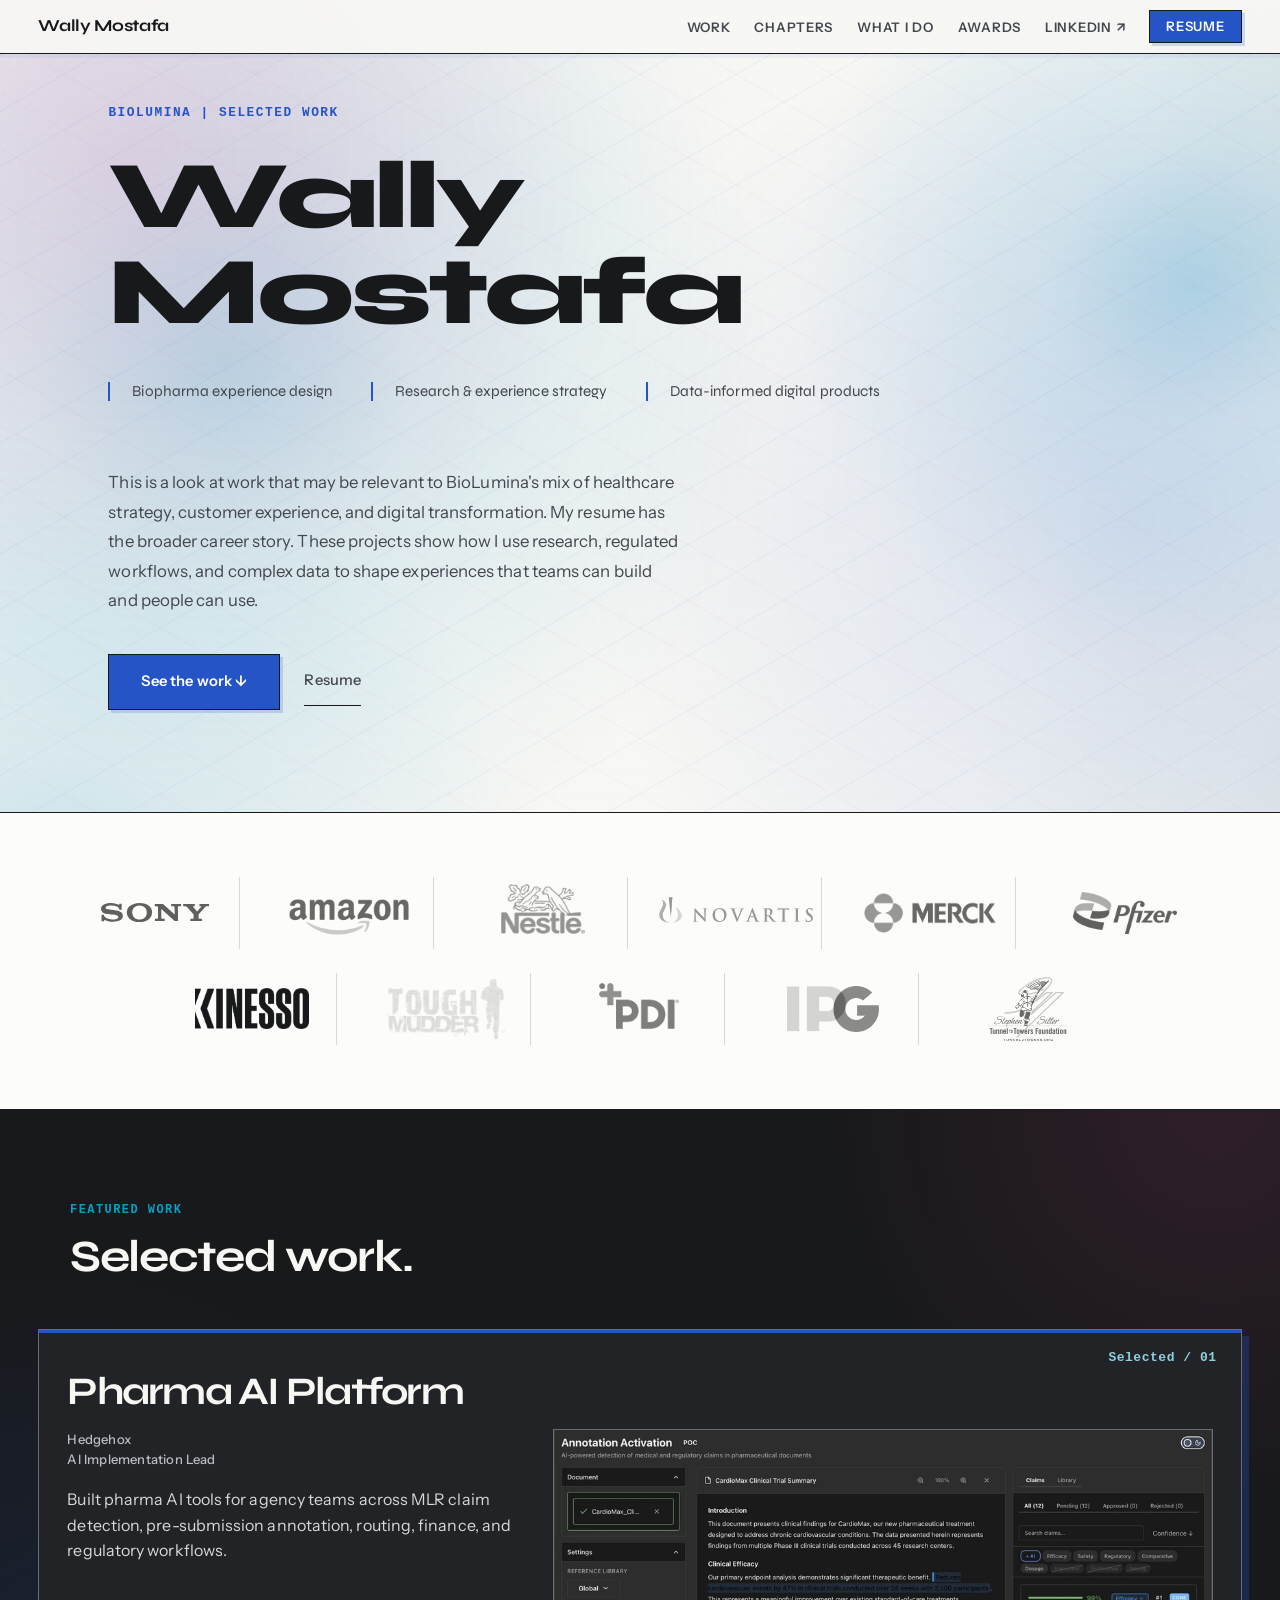
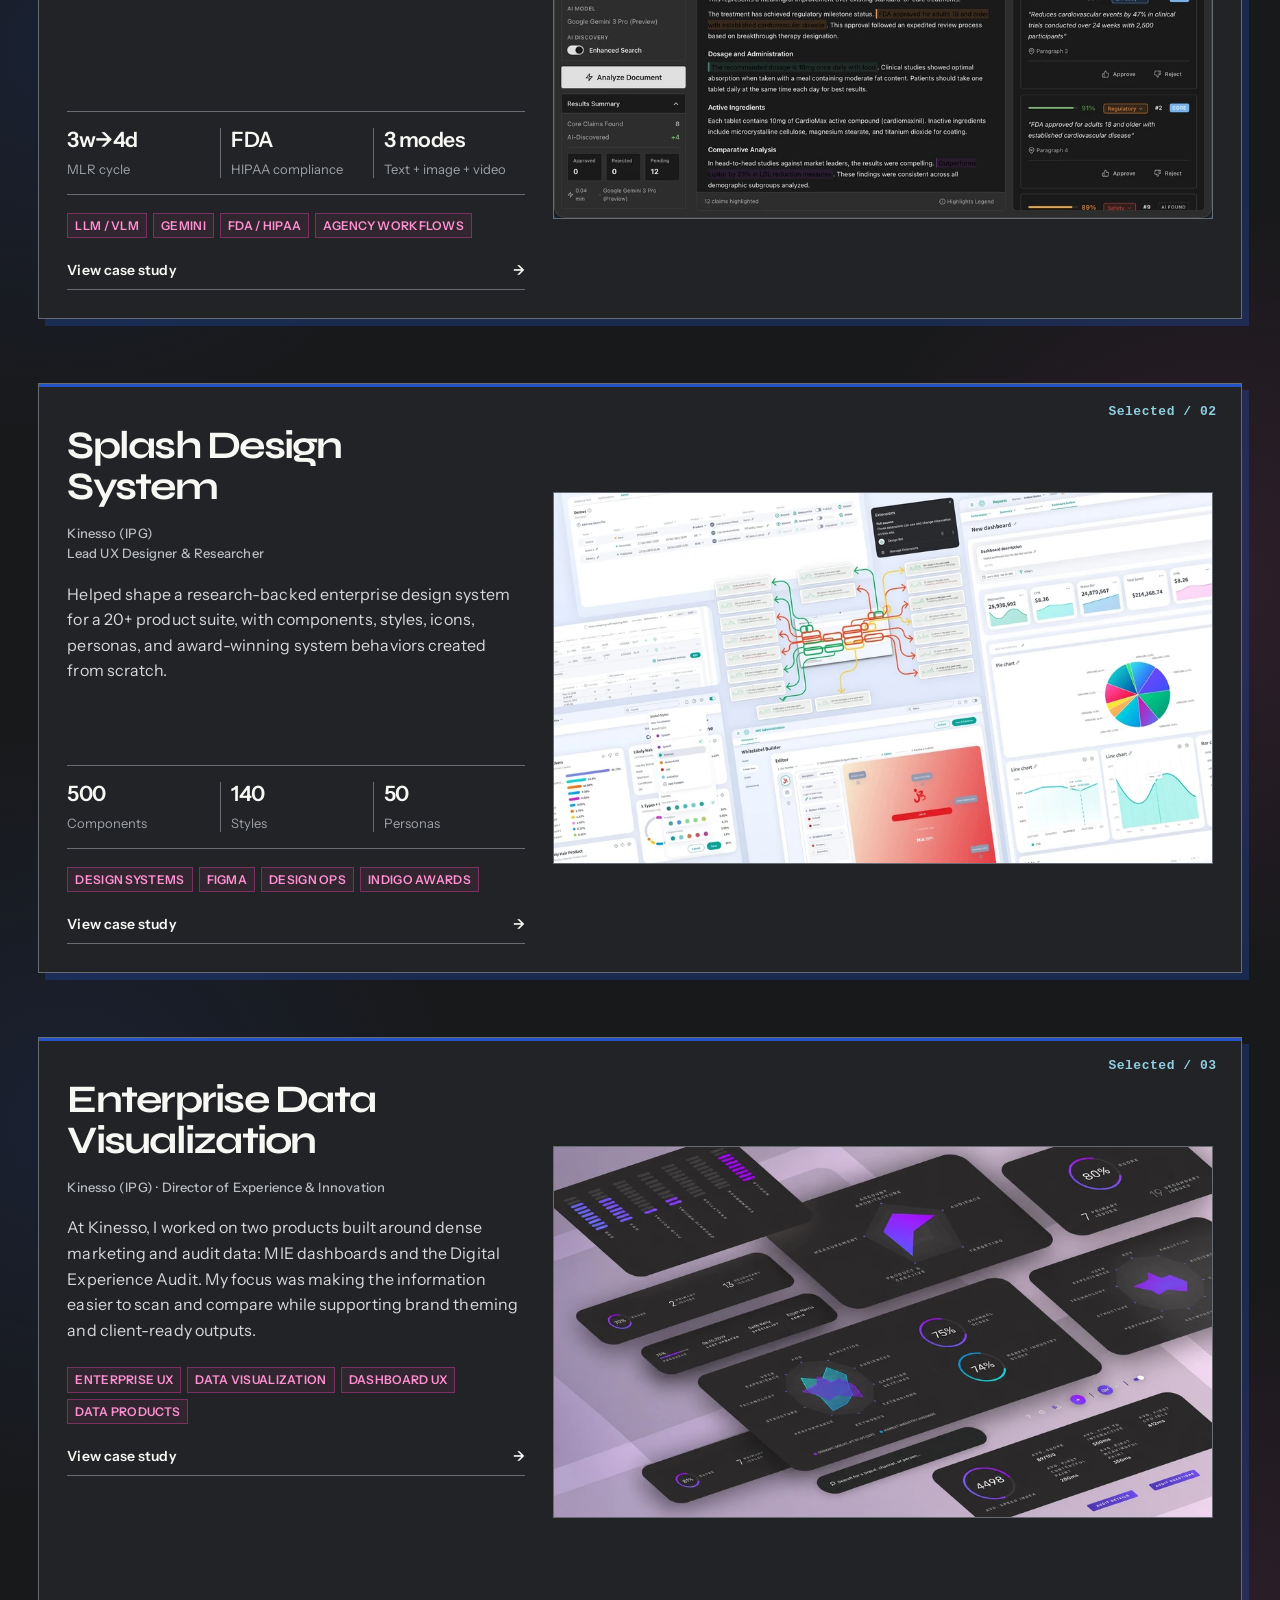
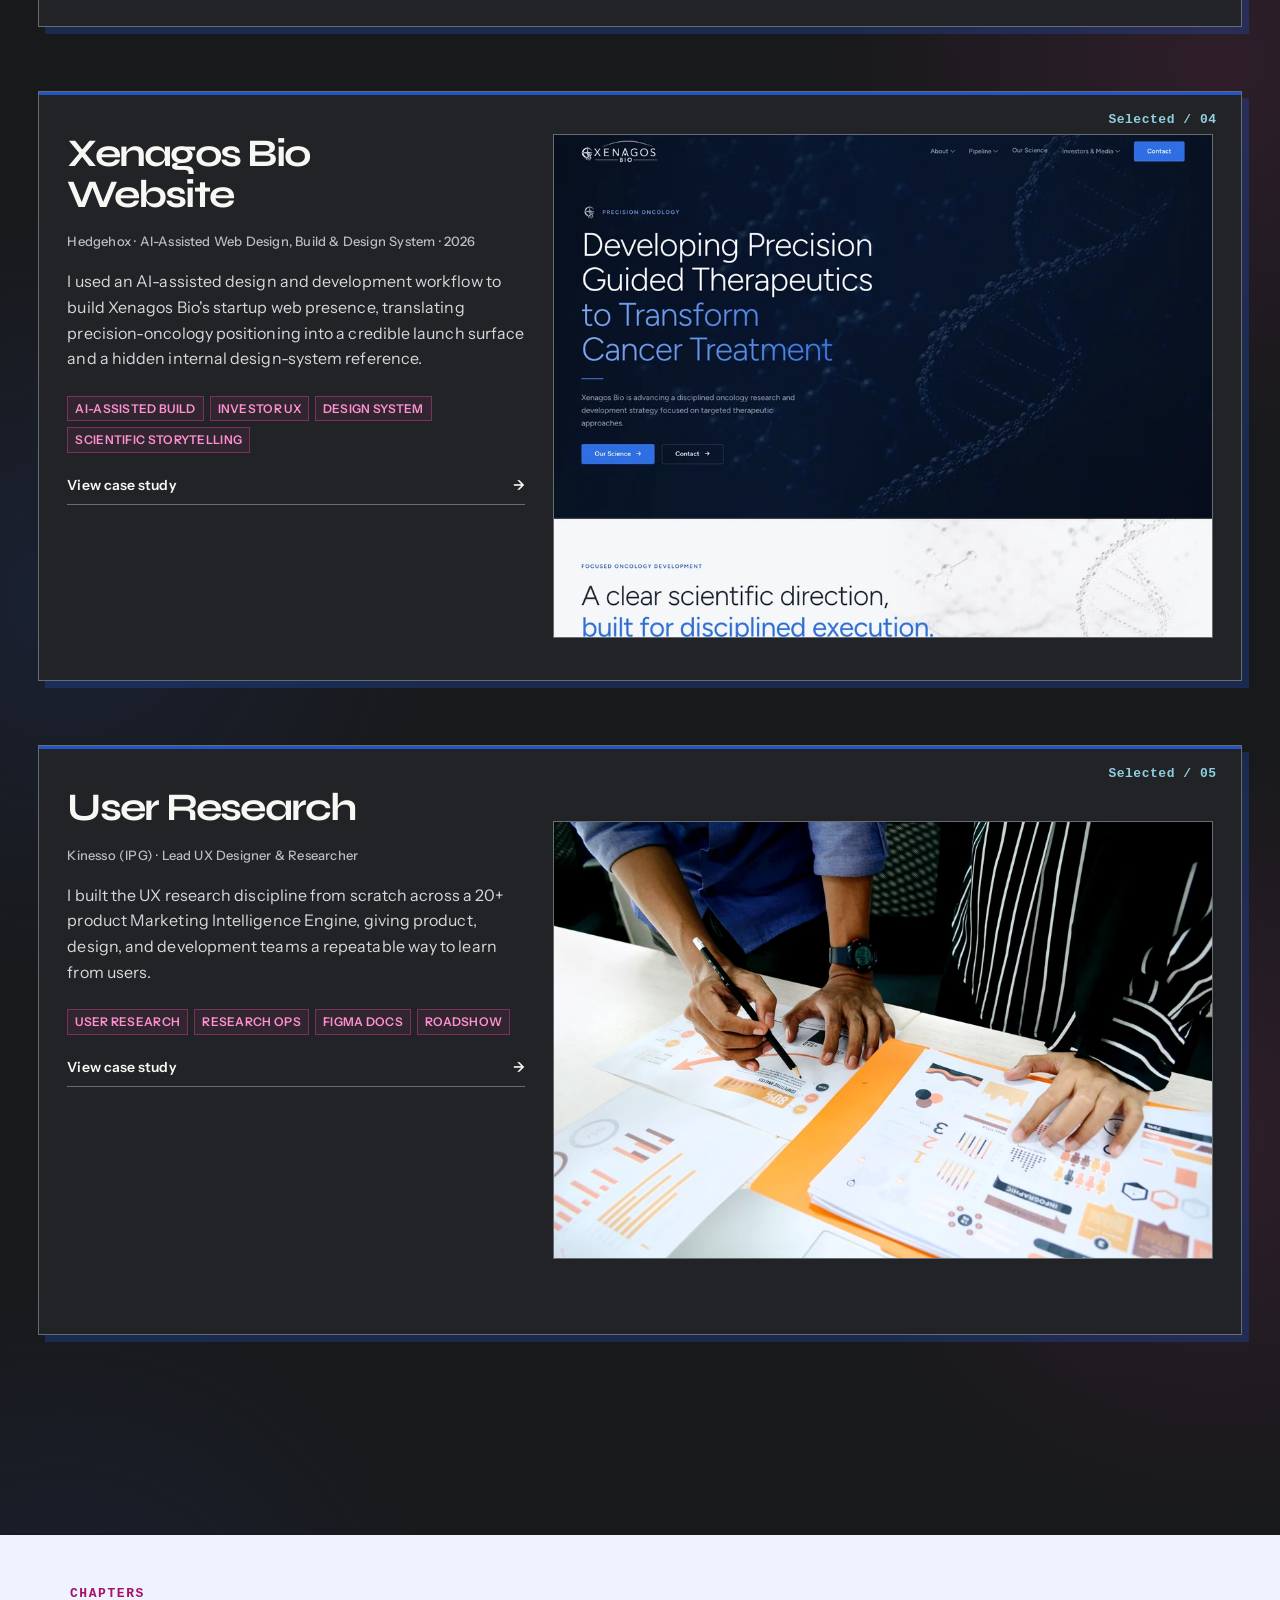
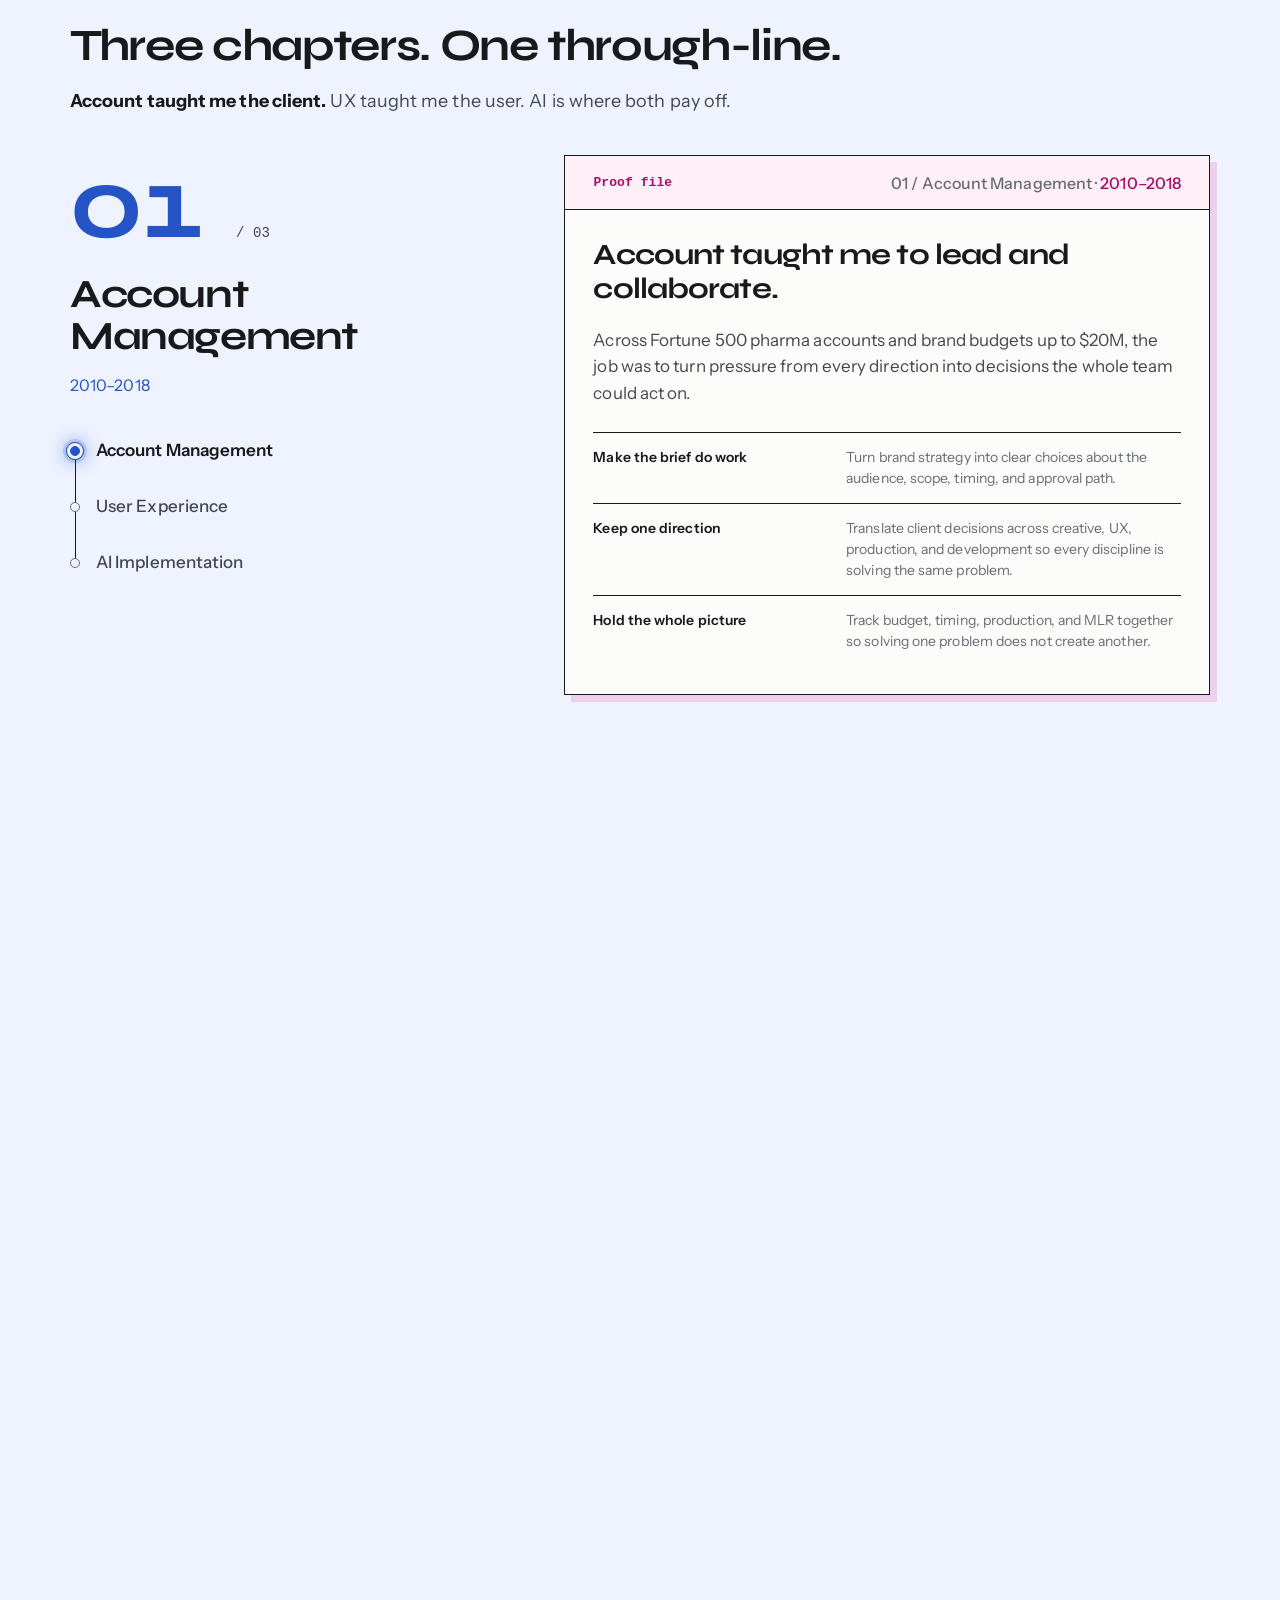
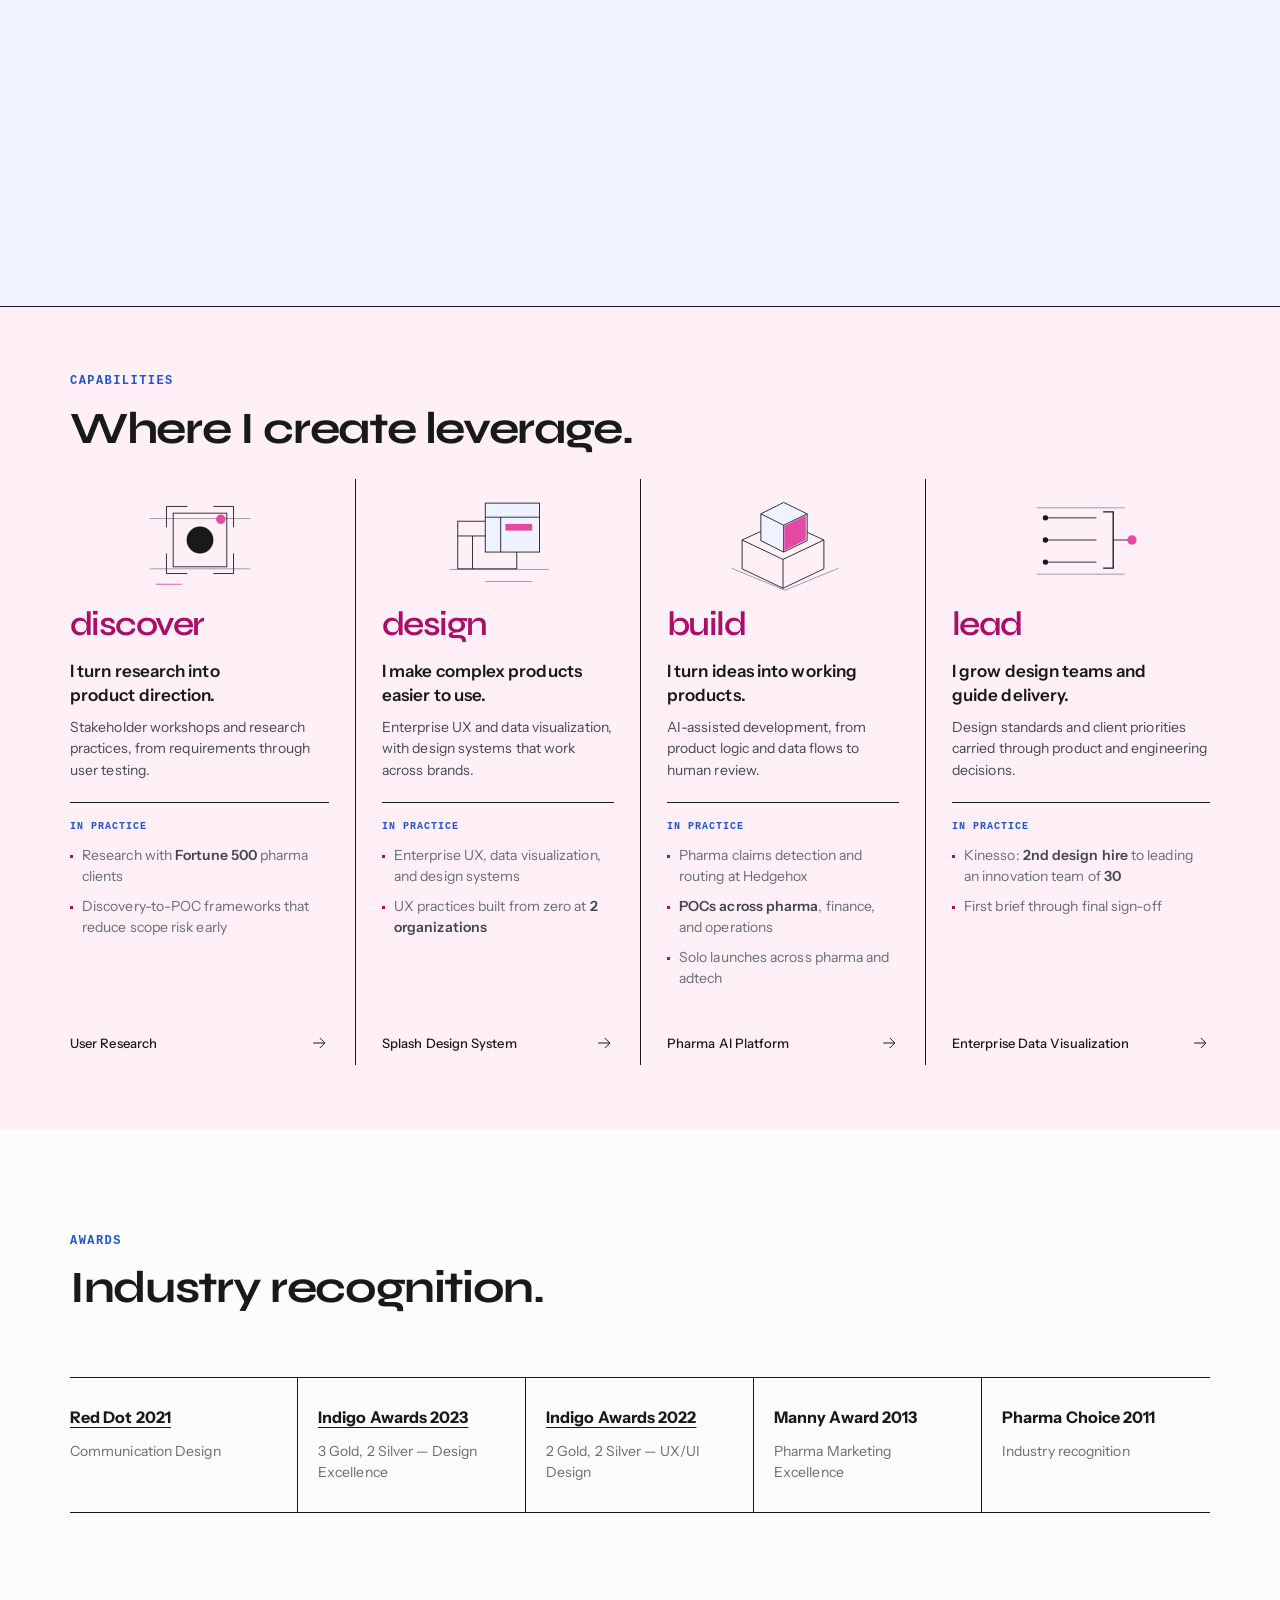
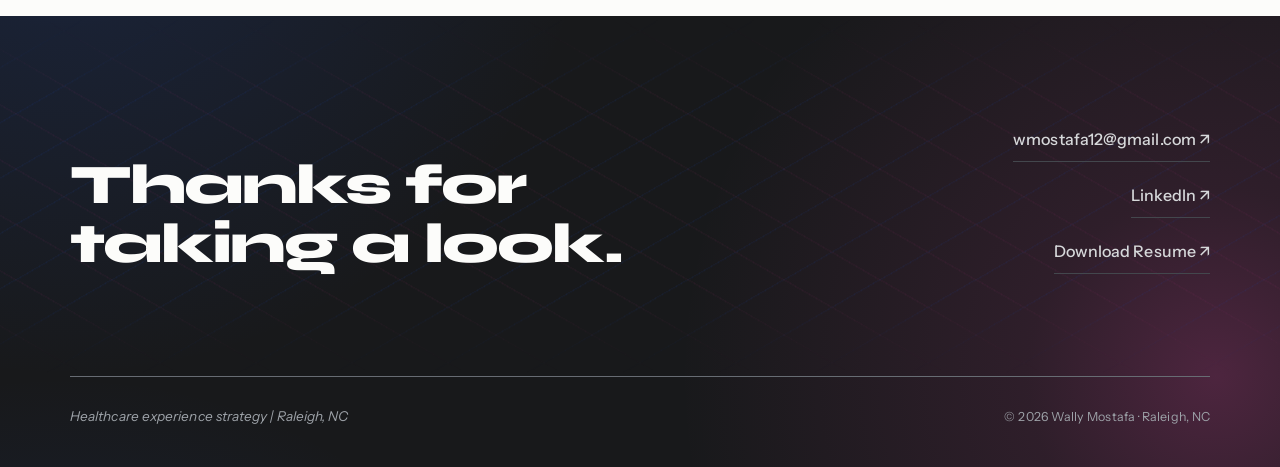
<file: biolumina/index.html>
<!DOCTYPE html>
<html lang="en" class="proof-grid-homepage" data-design-concept="proof-grid">
<head>
<meta charset="UTF-8">
<meta name="viewport" content="width=device-width, initial-scale=1.0">
<title>Experience Strategy &amp; Digital Transformation | Wally Mostafa</title>
<meta name="description" content="Wally Mostafa's work for Experience Strategy &amp; Digital Transformation.">
<meta property="og:title" content="Experience Strategy &amp; Digital Transformation | Wally Mostafa">
<meta property="og:description" content="Wally Mostafa's work for Experience Strategy &amp; Digital Transformation.">
<meta property="og:type" content="website">
<meta property="og:url" content="https://wally-mostafa.github.io/biolumina/">
<link rel="icon" href="../favicon.ico?v=2" sizes="any">
<link rel="apple-touch-icon" href="../apple-touch-icon.png?v=2">
<link rel="manifest" href="../site.webmanifest?v=2">
<meta name="theme-color" content="#1d1d1d">

<link rel="preconnect" href="https://fonts.googleapis.com">
<link rel="preconnect" href="https://fonts.gstatic.com" crossorigin>
<link href="https://fonts.googleapis.com/css2?family=Syne:wght@400;500;600;700;800&family=Instrument+Sans:ital,wght@0,400;0,500;0,600;0,700;1,400&display=swap" rel="stylesheet">

<style>
  :root {
    --ink: #1a1714;
    --ink-soft: #38332d;
    --ink-muted: #5c5550;
    --surface: #f8f5f0;
    --surface-warm: #f0ebe3;
    --surface-deep: #e6dfd5;
    --surface-tint: #f4f0e8;
    --accent: #c45a2d;
    --accent-hover: #a84820;
    --accent-light: rgba(196, 90, 45, 0.08);
    --rule: #d4ccc2;
    --rule-light: #e4ddd4;

    --radius-s: 4px;
    --radius-m: 12px;
    --radius-l: 16px;
    --shadow-s: 0 2px 8px rgba(26, 23, 20, 0.06);
    --shadow-m: 0 12px 28px rgba(26, 23, 20, 0.12);
    --shadow-l: 0 28px 70px rgba(26, 23, 20, 0.16);
    --accent-text: #a84820;   /* AA-safe accent for small text on light surfaces */
    --accent-bright: #d4753f; /* AA-safe accent for small text on dark surfaces */

    --font-display: 'Syne', sans-serif;
    --font-body: 'Instrument Sans', sans-serif;

    --space-xs: clamp(0.25rem, 0.5vw, 0.5rem);
    --space-s: clamp(0.5rem, 1vw, 0.75rem);
    --space-m: clamp(1rem, 2vw, 1.5rem);
    --space-l: clamp(1.5rem, 3vw, 2.5rem);
    --space-xl: clamp(2.5rem, 5vw, 4rem);
    --space-2xl: clamp(4rem, 8vw, 7rem);
    --space-3xl: clamp(6rem, 10vw, 10rem);

    --max-w: 1140px;
  }

  *, *::before, *::after { box-sizing: border-box; margin: 0; padding: 0; }

  html {
    scroll-behavior: smooth;
    -webkit-font-smoothing: antialiased;
    -moz-osx-font-smoothing: grayscale;
    overflow-x: hidden;
  }

  body {
    font-family: var(--font-body);
    font-size: clamp(1rem, 1.15vw, 1.125rem);
    line-height: 1.7;
    color: var(--ink);
    background: var(--surface);
    letter-spacing: 0.005em;
    overflow-x: hidden;
  }

  /* ── NAV ── */
  nav {
    position: fixed;
    top: 0;
    left: 0;
    right: 0;
    z-index: 100;
    padding: var(--space-s) var(--space-l);
    display: flex;
    justify-content: space-between;
    align-items: center;
    background: rgba(248, 245, 240, 0.92);
    backdrop-filter: blur(14px);
    -webkit-backdrop-filter: blur(14px);
    border-bottom: 1px solid var(--rule-light);
  }

  nav .name {
    font-family: var(--font-display);
    font-weight: 700;
    font-size: 1.05rem;
    color: var(--ink);
    letter-spacing: -0.02em;
    text-decoration: none;
  }

  nav .links {
    display: flex;
    gap: var(--space-m);
    align-items: center;
    list-style: none;
  }

  nav .links a {
    font-family: var(--font-body);
    font-size: 0.82rem;
    font-weight: 500;
    color: var(--ink-muted);
    text-decoration: none;
    text-transform: uppercase;
    letter-spacing: 0.08em;
    transition: color 0.2s;
    padding: 0.5rem 0;
  }

  nav .links a:hover { color: var(--accent); }

  /* Hamburger — hidden on desktop */
  .mobile-menu-btn {
    display: none;
    align-items: center;
    justify-content: center;
    width: 44px;
    height: 44px;
    background: none;
    border: none;
    cursor: pointer;
    color: var(--ink);
    padding: 0;
    -webkit-tap-highlight-color: transparent;
  }
  .close-icon { display: none; }

  nav .nav-cta {
    font-size: 0.82rem;
    font-weight: 600;
    color: var(--surface) !important;
    background: var(--ink);
    padding: 0.45rem 1rem !important;
    border-radius: var(--radius-s);
    transition: background 0.2s;
  }

  nav .nav-cta:hover { background: var(--accent); color: var(--surface) !important; }

  /* ── HERO CANVAS ── */
  .hero-canvas {
    position: fixed;
    top: 0;
    left: 0;
    width: 100%;
    height: 100%;
    z-index: 0;
    pointer-events: none;
    opacity: 0;
    transition: opacity 1.2s ease;
  }
  .hero-canvas.loaded { opacity: 1; }

  /* ── HERO ── */
  .hero {
    min-height: 90vh;
    display: flex;
    flex-direction: column;
    justify-content: center;
    padding: var(--space-2xl) var(--space-l);
    max-width: var(--max-w);
    margin: 0 auto;
    position: relative;
    z-index: 1;
  }

  .hero-eyebrow {
    font-family: var(--font-body);
    font-size: 0.8rem;
    font-weight: 600;
    text-transform: uppercase;
    letter-spacing: 0.15em;
    color: var(--accent-text);
    margin-bottom: var(--space-m);
    opacity: 0;
    transform: translateY(16px);
    animation: fadeUp 0.8s 0.2s ease-out forwards;
  }

  .hero h1 {
    font-family: var(--font-display);
    font-size: clamp(3.2rem, 7.5vw, 6rem);
    font-weight: 800;
    line-height: 1.0;
    letter-spacing: -0.04em;
    color: var(--ink);
    max-width: 12ch;
    opacity: 0;
    transform: translateY(24px);
    animation: fadeUp 0.8s 0.4s ease-out forwards;
  }

  .hero-tagline {
    margin-top: var(--space-l);
    display: flex;
    gap: var(--space-l);
    flex-wrap: wrap;
    opacity: 0;
    transform: translateY(16px);
    animation: fadeUp 0.8s 0.7s ease-out forwards;
  }

  .hero-tagline span {
    font-family: var(--font-display);
    font-size: clamp(1rem, 1.6vw, 1.25rem);
    font-weight: 500;
    color: var(--ink-soft);
    position: relative;
    padding-left: var(--space-m);
  }

  .hero-tagline span::before {
    content: '';
    position: absolute;
    left: 0;
    top: 0.2em;
    bottom: 0.2em;
    width: 3px;
    background: var(--accent);
    border-radius: 2px;
  }

  .hero-intro {
    margin-top: var(--space-xl);
    font-size: clamp(1.05rem, 1.25vw, 1.15rem);
    color: var(--ink-soft);
    max-width: 52ch;
    line-height: 1.75;
    opacity: 0;
    transform: translateY(16px);
    animation: fadeUp 0.8s 0.9s ease-out forwards;
  }

  .hero-cta {
    margin-top: var(--space-l);
    display: flex;
    gap: var(--space-m);
    align-items: center;
    flex-wrap: wrap;
    opacity: 0;
    transform: translateY(16px);
    animation: fadeUp 0.8s 1.1s ease-out forwards;
  }

  .btn-primary {
    display: inline-flex;
    align-items: center;
    gap: 0.5rem;
    font-family: var(--font-body);
    font-size: 0.92rem;
    font-weight: 600;
    color: var(--surface);
    background: var(--ink);
    padding: 0.9rem 2rem;
    border-radius: var(--radius-s);
    text-decoration: none;
    transition: background 0.25s, transform 0.2s;
    letter-spacing: 0.01em;
    min-height: 48px;
  }

  .btn-primary:hover {
    background: var(--accent);
    transform: translateY(-1px);
  }

  .btn-ghost {
    font-family: var(--font-body);
    font-size: 0.92rem;
    font-weight: 500;
    color: var(--ink-muted);
    text-decoration: none;
    border-bottom: 1px solid var(--rule);
    padding-bottom: 2px;
    transition: color 0.2s, border-color 0.2s;
    min-height: 48px;
    display: inline-flex;
    align-items: center;
  }

  .btn-ghost:hover {
    color: var(--accent);
    border-color: var(--accent);
  }

  /* ── SECTION COMMON ── */
  section { padding: var(--space-2xl) var(--space-l); }

  .section-inner { max-width: var(--max-w); margin: 0 auto; }

  .section-label {
    font-family: var(--font-body);
    font-size: 0.75rem;
    font-weight: 600;
    text-transform: uppercase;
    letter-spacing: 0.18em;
    color: var(--accent-text);
    margin-bottom: var(--space-s);
  }

  .section-title {
    font-family: var(--font-display);
    font-size: clamp(1.8rem, 3.5vw, 2.8rem);
    font-weight: 700;
    letter-spacing: -0.03em;
    color: var(--ink);
    margin-bottom: var(--space-xl);
    max-width: 20ch;
    line-height: 1.1;
  }

  /* ── TRUST STRIP ── */
  .trust-strip {
    padding: var(--space-xl) var(--space-l);
    border-top: 1px solid var(--rule-light);
  }

  /* ── CAPABILITIES ── */
  .capabilities { background: var(--surface-warm); }

  /* ── HOW I BUILD ── */
  .how-i-build { background: var(--surface); }

  .hib-grid {
    display: grid;
    grid-template-columns: 1fr 1fr;
    gap: var(--space-2xl);
    align-items: start;
    margin-top: var(--space-xl);
  }

  .hib-intro p {
    color: var(--ink-soft);
    font-size: 1rem;
    line-height: 1.8;
    margin-bottom: var(--space-m);
  }
  .hib-intro p:last-child { margin-bottom: 0; }

  .hib-lead {
    font-family: var(--font-display);
    font-size: clamp(1.45rem, 2.25vw, 2rem);
    font-weight: 700;
    letter-spacing: -0.03em;
    color: var(--ink);
    line-height: 1.15;
    max-width: 15ch;
    margin-bottom: var(--space-l);
  }

  .hib-flow {
    display: grid;
    gap: var(--space-m);
    margin: var(--space-l) 0;
    counter-reset: build-step;
  }

  .hib-step {
    list-style: none;
    display: grid;
    grid-template-columns: 3.25rem 1fr;
    gap: var(--space-m);
    padding-top: var(--space-m);
    border-top: 1px solid var(--rule-light);
    position: relative;
  }

  .hib-step::before {
    counter-increment: build-step;
    content: "0" counter(build-step);
    font-family: var(--font-display);
    font-size: clamp(1.35rem, 2vw, 1.8rem);
    font-weight: 800;
    line-height: 1;
    letter-spacing: -0.04em;
    color: var(--accent);
  }

  .hib-step h3 {
    font-family: var(--font-display);
    font-size: clamp(1.05rem, 1.45vw, 1.25rem);
    font-weight: 700;
    letter-spacing: -0.02em;
    color: var(--ink);
    line-height: 1.15;
    margin-bottom: 0.25rem;
  }

  .hib-step p {
    font-size: 0.92rem;
    line-height: 1.65;
    margin: 0;
    color: var(--ink-muted);
  }

  .hib-director-note {
    margin-top: var(--space-l);
    padding-top: var(--space-m);
    border-top: 2px solid var(--ink);
    max-width: 38ch;
  }

  .hib-director-note span {
    display: block;
    font-size: 0.72rem;
    font-weight: 700;
    text-transform: uppercase;
    letter-spacing: 0.14em;
    color: var(--accent-text);
    margin-bottom: var(--space-xs);
  }

  .hib-director-note p {
    font-size: 0.95rem;
    line-height: 1.65;
    color: var(--ink-soft);
    margin: 0;
  }

  .hib-stack {
    display: flex;
    flex-direction: column;
    gap: var(--space-m);
  }

  .hib-layer {
    border-top: 1px solid var(--rule);
    padding-top: var(--space-s);
  }

  .hib-layer-label {
    font-size: 0.7rem;
    font-weight: 700;
    text-transform: uppercase;
    letter-spacing: 0.12em;
    color: var(--ink-muted);
    margin-bottom: var(--space-xs);
  }

  .hib-layer-tools {
    display: flex;
    flex-wrap: wrap;
    gap: 0.4rem;
  }

  .hib-tool {
    font-family: var(--font-body);
    font-size: 0.78rem;
    font-weight: 500;
    color: var(--ink-soft);
    background: var(--surface-warm);
    border: 1px solid var(--rule-light);
    padding: 0.2rem 0.6rem;
    border-radius: var(--radius-s);
  }

  .hib-tool--accent {
    color: var(--accent-text);
    background: var(--accent-light);
    border-color: rgba(196, 90, 45, 0.2);
    font-weight: 600;
  }


  /* ── FEATURED WORK ── */
  #work { background: var(--ink); }
  #work .section-label { color: var(--accent-bright); }
  #work .section-title { color: var(--surface); }
  #work .work-number { color: rgba(248,245,240,0.12); }
  #work .work-meta h3 { color: var(--surface); }
  #work .work-meta .role { color: var(--accent-bright); }
  #work .work-body p { color: rgba(248,245,240,0.65); }
  #work .stat-number { color: var(--surface); }
  #work .stat-label { color: rgba(248,245,240,0.55); }
  #work .work-stats { border-top-color: rgba(248,245,240,0.1); }
  #work .tag { color: var(--accent-bright); background: rgba(196,90,45,0.12); border-color: rgba(196,90,45,0.25); }
  #work .work-link { color: var(--surface); border-bottom-color: rgba(248,245,240,0.25); }
  #work .work-link:hover { border-bottom-color: var(--accent-bright); color: var(--accent-bright); }
  #work .work-item { border-color: rgba(248,245,240,0.08); }

  /* Card-level hover: whole work-item is the link */
  #work .work-item:hover .work-number,
  #work .work-item:focus-visible .work-number { color: rgba(248,245,240,0.22); }
  #work .work-item:hover .work-meta h3,
  #work .work-item:focus-visible .work-meta h3 { color: var(--accent-bright); }
  #work .work-item:hover .work-link,
  #work .work-item:focus-visible .work-link {
    border-bottom-color: var(--accent-bright);
    color: var(--accent-bright);
  }
  #work .work-item:hover .work-link .arrow { transform: translateX(4px); }
  .work-item:focus-visible {
    outline: 2px solid var(--accent-bright);
    outline-offset: 4px;
    border-radius: var(--radius-s);
  }

  #work .work-more {
    margin-top: var(--space-2xl);
    padding-top: var(--space-l);
    border-top: 1px solid rgba(248, 245, 240, 0.1);
    color: rgba(248, 245, 240, 0.6);
    font-size: 0.92rem;
    line-height: 1.7;
    max-width: 72ch;
  }
  #work .work-more a {
    color: var(--surface);
    font-weight: 600;
    text-decoration: none;
    padding-bottom: 2px;
    border-bottom: 1.5px solid rgba(248, 245, 240, 0.25);
    margin-left: 0.4rem;
    white-space: nowrap;
    transition: color 0.2s, border-color 0.2s;
  }
  #work .work-more a:hover {
    color: var(--accent-bright);
    border-bottom-color: var(--accent-bright);
  }
  #work .work-more .arrow { display: inline-block; transition: transform 0.25s ease; }
  #work .work-more a:hover .arrow { transform: translateX(4px); }

  .work-grid { display: grid; gap: var(--space-3xl); }

  /* Project layout A: number left, content right */
  .work-item {
    display: grid;
    grid-template-columns: 280px 1fr;
    gap: var(--space-xl);
    align-items: start;
  }

  .work-meta {
    position: sticky;
    top: calc(60px + var(--space-l));
  }

  .work-number {
    font-family: var(--font-display);
    font-size: clamp(4rem, 6vw, 5.5rem);
    font-weight: 800;
    color: var(--rule);
    line-height: 1;
    letter-spacing: -0.04em;
    transition: color 0.25s ease;
  }

  .work-meta h3 {
    font-family: var(--font-display);
    font-size: clamp(1.5rem, 2.2vw, 1.9rem);
    font-weight: 700;
    letter-spacing: -0.02em;
    color: var(--ink);
    margin-bottom: var(--space-xs);
    line-height: 1.15;
    transition: color 0.25s ease;
  }

  .work-meta .role {
    font-size: 0.82rem;
    font-weight: 600;
    text-transform: uppercase;
    letter-spacing: 0.08em;
    color: var(--accent);
    margin-bottom: var(--space-m);
    line-height: 1.5;
  }

  .work-body p {
    color: var(--ink-soft);
    margin-bottom: var(--space-m);
    font-size: 1rem;
    line-height: 1.7;
    max-width: 60ch;
  }

  .work-stats {
    display: flex;
    gap: var(--space-xl);
    flex-wrap: wrap;
    margin-top: var(--space-l);
    padding-top: var(--space-l);
    border-top: 1px solid var(--rule-light);
  }

  .stat { display: flex; flex-direction: column; }

  .stat-number {
    font-family: var(--font-display);
    font-size: clamp(1.8rem, 2.8vw, 2.4rem);
    font-weight: 800;
    color: var(--ink);
    letter-spacing: -0.03em;
    line-height: 1.1;
  }

  .stat-label {
    font-size: 0.75rem;
    font-weight: 500;
    text-transform: uppercase;
    letter-spacing: 0.1em;
    color: var(--ink-muted);
    margin-top: 4px;
  }

  .work-link {
    display: inline-flex;
    align-items: center;
    gap: 0.4rem;
    font-family: var(--font-body);
    font-weight: 600;
    font-size: 0.9rem;
    color: var(--accent);
    text-decoration: none;
    margin-top: var(--space-l);
    padding-bottom: 2px;
    border-bottom: 1.5px solid transparent;
    transition: border-color 0.2s;
  }

  .work-link:hover { border-bottom-color: var(--accent); }

  .work-link .arrow {
    display: inline-block;
    transition: transform 0.25s ease;
  }

  .work-tags {
    display: flex;
    flex-wrap: wrap;
    gap: 0.4rem;
    margin-top: var(--space-m);
  }

  .tag {
    font-family: var(--font-body);
    font-size: 0.7rem;
    font-weight: 600;
    text-transform: uppercase;
    letter-spacing: 0.06em;
    color: var(--accent);
    background: var(--accent-light);
    border: 1px solid rgba(196, 90, 45, 0.15);
    padding: 0.25rem 0.6rem;
    border-radius: var(--radius-s);
    white-space: nowrap;
  }

  /* Divider between major sections */
  .section-divider {
    max-width: var(--max-w);
    margin: 0 auto;
    padding: 0 var(--space-l);
  }

  .section-divider hr {
    border: none;
    height: 1px;
    background: var(--rule);
  }

  /* ── CAREER ARC ── */
  .arc { background: var(--surface-warm); color: var(--ink); }
  .arc .section-label { color: var(--accent); }
  .arc .section-title { color: var(--ink); }

  .arc-timeline {
    position: relative;
    padding-left: var(--space-xl);
  }

  .arc-timeline::before {
    content: '';
    position: absolute;
    left: 0;
    top: 8px;
    bottom: 8px;
    width: 2px;
    background: linear-gradient(to bottom, var(--accent), rgba(196, 90, 45, 0.2));
  }

  .arc-item {
    position: relative;
    margin-bottom: var(--space-xl);
    padding-bottom: var(--space-l);
  }

  .arc-item:last-child { margin-bottom: 0; padding-bottom: 0; }

  .arc-item::before {
    content: '';
    position: absolute;
    left: calc(-1 * var(--space-xl) - 4px);
    top: 6px;
    width: 10px;
    height: 10px;
    border-radius: 50%;
    background: var(--accent);
    border: 2px solid var(--surface-warm);
    transition: transform 0.3s cubic-bezier(0.34, 1.56, 0.64, 1),
                box-shadow 0.3s ease;
  }

  /* Ripple ring on hover */
  .arc-item::after {
    content: '';
    position: absolute;
    left: calc(-1 * var(--space-xl) - 8px);
    top: 2px;
    width: 18px;
    height: 18px;
    border-radius: 50%;
    border: 2px solid var(--accent);
    opacity: 0;
    transform: scale(0.5);
    transition: opacity 0.35s ease, transform 0.35s cubic-bezier(0.34, 1.56, 0.64, 1);
  }

  .arc-item:hover::before {
    transform: scale(1.35);
    box-shadow: 0 0 0 4px rgba(196, 90, 45, 0.15);
  }

  .arc-item:hover::after {
    opacity: 1;
    transform: scale(1);
  }

  .arc-year {
    font-family: var(--font-display);
    font-size: 0.78rem;
    font-weight: 700;
    text-transform: uppercase;
    letter-spacing: 0.12em;
    color: var(--accent-text);
    margin-bottom: 6px;
    transition: letter-spacing 0.3s ease;
  }

  .arc-item:hover .arc-year {
    letter-spacing: 0.18em;
  }

  .arc-item h3 {
    font-family: var(--font-display);
    font-size: clamp(1.15rem, 1.6vw, 1.35rem);
    font-weight: 700;
    color: var(--ink);
    letter-spacing: -0.01em;
    margin-bottom: 4px;
    line-height: 1.25;
    transition: color 0.25s ease, transform 0.25s ease;
  }

  .arc-item:hover h3 {
    color: var(--accent);
    transform: translateX(4px);
  }

  .arc-item .arc-org {
    font-size: 0.9rem;
    font-weight: 500;
    color: var(--ink-muted);
    margin-bottom: var(--space-s);
    transition: transform 0.25s ease 0.04s;
  }

  .arc-item:hover .arc-org {
    transform: translateX(4px);
  }

  .arc-item p {
    font-size: 0.92rem;
    color: var(--ink-soft);
    line-height: 1.65;
    max-width: 55ch;
    transition: color 0.25s ease;
  }

  .arc-item:hover p {
    color: var(--ink);
  }

  /* Transition strip before arc */
  .pre-arc-strip {
    background: var(--surface-warm);
    padding: var(--space-l) var(--space-l) 0;
  }

  .pre-arc-strip .section-inner {
    border-top: 1px solid rgba(196, 90, 45, 0.3);
  }

  /* ── AWARDS ── */
  .awards { background: var(--surface-tint); }

  .awards-grid {
    display: grid;
    grid-template-columns: repeat(auto-fit, minmax(200px, 1fr));
    gap: var(--space-m);
  }

  .award-item {
    padding: var(--space-m) var(--space-l);
    border: 1.5px solid var(--rule);
    border-radius: var(--radius-s);
    transition: border-color 0.2s, transform 0.2s;
    background: var(--surface);
  }

  .award-item:hover {
    border-color: var(--accent);
    transform: translateY(-2px);
  }

  .award-name {
    font-family: var(--font-display);
    font-size: 1rem;
    font-weight: 700;
    color: var(--ink);
    line-height: 1.3;
    text-decoration: none;
    transition: color 0.2s, border-color 0.2s;
  }

  /* Underline only the award names that are actually links */
  a.award-name {
    border-bottom: 1px solid var(--rule);
  }

  a.award-name:hover {
    color: var(--accent);
    border-color: var(--accent);
  }

  .award-detail {
    font-size: 0.82rem;
    color: var(--ink-muted);
    margin-top: 4px;
  }

  /* ── CONTACT ── */
  .contact { background: var(--surface-warm); }

  .contact-inner {
    max-width: var(--max-w);
    margin: 0 auto;
    display: grid;
    grid-template-columns: 1.2fr 1fr;
    gap: var(--space-xl);
    align-items: end;
  }

  .contact h2 {
    font-family: var(--font-display);
    font-size: clamp(2.2rem, 4.5vw, 3.5rem);
    font-weight: 800;
    letter-spacing: -0.035em;
    color: var(--ink);
    line-height: 1.05;
  }

  .contact-subtitle {
    font-size: 1rem;
    color: var(--ink-soft);
    margin-top: var(--space-s);
    line-height: 1.6;
    max-width: 40ch;
  }

  .contact-links {
    display: flex;
    flex-direction: column;
    gap: var(--space-s);
    align-items: flex-end;
  }

  .contact-links a {
    font-family: var(--font-body);
    font-size: 1rem;
    font-weight: 500;
    color: var(--ink-soft);
    text-decoration: none;
    padding: 0.4rem 0;
    border-bottom: 1px solid var(--rule-light);
    transition: color 0.2s, border-color 0.2s;
    min-height: 44px;
    display: inline-flex;
    align-items: center;
  }

  .contact-links a:hover {
    color: var(--accent);
    border-bottom-color: var(--accent);
  }

  /* ── FOOTER ── */
  footer {
    padding: var(--space-l) var(--space-l);
    border-top: 1px solid var(--rule-light);
  }

  .footer-inner {
    max-width: var(--max-w);
    margin: 0 auto;
    display: flex;
    justify-content: space-between;
    align-items: baseline;
    flex-wrap: wrap;
    gap: var(--space-s);
  }

  .footer-sign-off {
    font-family: var(--font-body);
    font-size: 0.85rem;
    color: var(--ink-muted);
    font-style: italic;
  }

  footer .copyright {
    font-size: 0.78rem;
    color: var(--ink-muted);
    opacity: 0.6;
  }

  /* ── ANIMATIONS ── */
  @keyframes fadeUp {
    to { opacity: 1; transform: translateY(0); }
  }

  /* Reveal animations — progressive enhancement only.
     Elements are visible by default. JS adds .reveal-pending to hide them,
     then IntersectionObserver adds .visible to animate them in.
     If JS fails, everything stays visible. */
  .reveal-pending {
    opacity: 0;
    transform: translateY(20px);
    transition: opacity 0.6s ease-out, transform 0.6s ease-out;
  }

  .reveal-pending.visible {
    opacity: 1;
    transform: translateY(0);
  }

  /* Timeline-specific scroll build */
  .arc-timeline .reveal-pending {
    opacity: 0;
    transform: translateX(-18px);
    transition: opacity 0.5s ease-out, transform 0.5s cubic-bezier(0.22, 1, 0.36, 1);
  }

  .arc-timeline .reveal-pending.visible {
    opacity: 1;
    transform: translateX(0);
  }

  /* Dot pops in with a spring when the item becomes visible */
  .arc-timeline .reveal-pending::before {
    transform: scale(0);
    transition: transform 0.4s cubic-bezier(0.34, 1.56, 0.64, 1) 0.2s;
  }

  .arc-timeline .reveal-pending.visible::before {
    transform: scale(1);
  }

  /* Stagger each arc-item by position */
  .arc-timeline .reveal-pending:nth-child(1) { transition-delay: 0s; }
  .arc-timeline .reveal-pending:nth-child(2) { transition-delay: 0.1s; }
  .arc-timeline .reveal-pending:nth-child(3) { transition-delay: 0.18s; }
  .arc-timeline .reveal-pending:nth-child(4) { transition-delay: 0.26s; }
  .arc-timeline .reveal-pending:nth-child(5) { transition-delay: 0.34s; }

  /* Dot spring delay needs to account for item stagger too */
  .arc-timeline .reveal-pending:nth-child(1)::before { transition-delay: 0.2s; }
  .arc-timeline .reveal-pending:nth-child(2)::before { transition-delay: 0.3s; }
  .arc-timeline .reveal-pending:nth-child(3)::before { transition-delay: 0.38s; }
  .arc-timeline .reveal-pending:nth-child(4)::before { transition-delay: 0.46s; }
  .arc-timeline .reveal-pending:nth-child(5)::before { transition-delay: 0.54s; }

  /* Stagger children */
  .stagger-pending > * {
    opacity: 0;
    transform: translateY(16px);
    transition: opacity 0.5s ease-out, transform 0.5s ease-out;
  }

  .stagger-pending.visible > *:nth-child(1) { transition-delay: 0.05s; }
  .stagger-pending.visible > *:nth-child(2) { transition-delay: 0.1s; }
  .stagger-pending.visible > *:nth-child(3) { transition-delay: 0.15s; }
  .stagger-pending.visible > *:nth-child(4) { transition-delay: 0.2s; }
  .stagger-pending.visible > *:nth-child(5) { transition-delay: 0.25s; }

  .stagger-pending.visible > * {
    opacity: 1;
    transform: translateY(0);
  }

  /* ── RESPONSIVE ── */
  @media (max-width: 900px) {
    .cap-grid { grid-template-columns: repeat(2, 1fr); }
    .work-item { grid-template-columns: 1fr; gap: var(--space-m); }
    .work-meta { position: static; }
  }

  @media (max-width: 1119px) {
    /* Nav: hide desktop links, show hamburger */
    nav .links { display: none; }
    nav .mobile-menu-btn { display: flex; }
    /* Mobile menu: full screen overlay */
    #nav.menu-open { z-index: 200; }
    #nav.menu-open .links {
      display: flex !important;
      flex-direction: column;
      position: fixed;
      top: 0;
      left: 0;
      right: 0;
      bottom: 0;
      width: 100vw;
      height: 100vh;
      height: 100dvh;
      background: var(--surface);
      padding: 100px 32px 32px;
      gap: 0;
      z-index: 199;
      overflow-y: auto;
    }
    #nav.menu-open .links li {
      border-bottom: 1px solid var(--rule-light);
      list-style: none;
    }
    #nav.menu-open .links li:last-child { border-bottom: none; }
    #nav.menu-open .links a {
      display: flex;
      align-items: center;
      min-height: 56px;
      padding: 4px 0;
      font-size: 1.1rem;
      text-transform: none;
      letter-spacing: 0.01em;
      color: var(--ink);
    }
    #nav.menu-open .nav-cta {
      display: inline-flex !important;
      margin-top: var(--space-l);
      width: fit-content;
      padding: 0.85rem 1.6rem !important;
      font-size: 1rem !important;
      color: var(--surface) !important;
    }
    /* Toggle hamburger to X */
    #nav.menu-open .mobile-menu-btn { position: relative; z-index: 201; }
    #nav.menu-open .hamburger-icon { display: none !important; }
    #nav.menu-open .close-icon { display: block !important; }

  }

  @media (max-width: 640px) {
    /* Padding consistency: 24px sides */
    section { padding-left: 24px; padding-right: 24px; }
    .hero { padding-left: 24px; padding-right: 24px; }
    nav { padding-left: 24px; padding-right: 24px; }
    .trust-strip { padding-left: 24px; padding-right: 24px; }
    footer { padding-left: 24px; padding-right: 24px; }

    /* Hero adjustments */
    .hero { min-height: 90vh; padding-top: calc(60px + var(--space-xl)); }
    .hero-eyebrow {
      max-width: 28ch;
      line-height: 1.5;
    }
    .hero h1 {
      font-size: clamp(2.25rem, 12vw, 2.8rem);
      max-width: 100%;
      letter-spacing: 0;
    }
    .hero-tagline { flex-direction: column; gap: var(--space-s); }
    .hero-intro { font-size: 1rem; }
    .hero-cta { flex-direction: column; gap: var(--space-s); align-items: flex-start; }
    .btn-primary, .btn-ghost { min-height: 48px; }

    /* How I Build */
    .hib-grid { grid-template-columns: 1fr; gap: var(--space-xl); }
    .hib-lead { max-width: 18ch; }
    .hib-step { grid-template-columns: 2.75rem 1fr; gap: var(--space-s); }

    /* Capabilities */
    .cap-grid { grid-template-columns: 1fr; }
    .cap-item { padding: var(--space-m) 0; }
    .cap-item h3 { font-size: 1.3rem; }
    .cap-item p { font-size: 1rem; }
    .cap-proof li { font-size: 0.92rem; }

    /* Work items: ensure "View case study" is tappable */
    .work-item { gap: var(--space-s); padding-bottom: var(--space-xl); }
    .work-number { font-size: clamp(3rem, 12vw, 4rem); }
    .work-meta h3 { font-size: clamp(1.4rem, 5vw, 1.7rem); }
    .work-body p { font-size: 1rem; line-height: 1.7; }
    .work-link {
      min-height: 48px;
      padding: 12px 0;
      font-size: 1rem;
      display: inline-flex;
      align-items: center;
    }
    .work-stats { gap: var(--space-l); }
    .stat-number { font-size: clamp(1.6rem, 6vw, 2rem); }
    .stat-label { font-size: 0.8rem; margin-top: 2px; }

    /* Timeline */
    .arc-timeline { padding-left: var(--space-l); }
    .arc-item::before { left: calc(-1 * var(--space-l) - 4px); }
    .arc-item::after { left: calc(-1 * var(--space-l) - 8px); }
    .arc-item h3 { font-size: 1.15rem; }
    .arc-item p { font-size: 0.95rem; }
    .arc-item .arc-org { font-size: 0.92rem; }
    .arc-item { margin-bottom: var(--space-l); padding-bottom: var(--space-m); }

    /* Awards */
    .awards-grid { grid-template-columns: 1fr 1fr; gap: var(--space-s); }
    .award-item { padding: var(--space-s) var(--space-m); }
    .award-name { font-size: 0.92rem; }
    .award-detail { font-size: 0.8rem; }

    /* Contact */
    .contact-inner { grid-template-columns: 1fr; gap: var(--space-l); }
    .contact-links { align-items: flex-start; }
    .contact-links a { min-height: 48px; font-size: 1rem; }
    .contact h2 { font-size: clamp(2rem, 8vw, 2.8rem); }

    /* Footer */
    .footer-inner { flex-direction: column; gap: var(--space-s); }
    .footer-sign-off { font-size: 0.88rem; }

    /* Section title */
    .section-title { font-size: clamp(1.6rem, 6vw, 2.2rem); }
  }

  @media (max-width: 380px) {
    .awards-grid { grid-template-columns: 1fr; }
    .hero h1 { font-size: 2.2rem; }
    .work-stats { flex-direction: column; gap: var(--space-m); }
  }

  @media (prefers-reduced-motion: reduce) {
    *, *::before, *::after {
      animation-duration: 0.01ms !important;
      transition-duration: 0.01ms !important;
    }
  }
</style>
<link rel="stylesheet" href="../assets/portfolio-revision/revision.css?v=fd5b1d494d20">
  <link rel="stylesheet" href="design-concept.css" data-design-concept-stylesheet>
</head>
<body>

<canvas class="hero-canvas" id="hero-canvas" aria-hidden="true" data-state="fallback"></canvas>

<a class="skip-link" href="#main-content">Skip to content</a>

<nav id="nav">
  <a href="index.html" class="name">Wally Mostafa</a>
  <button class="mobile-menu-btn" type="button" aria-label="Open navigation" aria-controls="navigation-links" aria-expanded="false">
    <svg class="hamburger-icon" width="24" height="24" viewBox="0 0 24 24" fill="none" stroke="currentColor" stroke-width="2" stroke-linecap="round"><line x1="3" y1="6" x2="21" y2="6"/><line x1="3" y1="12" x2="21" y2="12"/><line x1="3" y1="18" x2="21" y2="18"/></svg>
    <svg class="close-icon" width="24" height="24" viewBox="0 0 24 24" fill="none" stroke="currentColor" stroke-width="2" stroke-linecap="round"><line x1="6" y1="6" x2="18" y2="18"/><line x1="6" y1="18" x2="18" y2="6"/></svg>
  </button>
  <ul class="links" id="navigation-links">
    <li><a href="#work">Work</a></li>
    <li><a href="#chapters">Chapters</a></li>
    <li><a href="#capabilities">What I Do</a></li>
    <li><a href="#awards">Awards</a></li>
    <li><a href="https://linkedin.com/in/wallymo" target="_blank" rel="noopener">LinkedIn ↗</a></li>
    <li><a href="../output/pdf/Wally-Mostafa-BioLumina-Resume.pdf" class="nav-cta">Resume</a></li>
  </ul>
</nav>

<main id="main-content">

<!-- HERO -->
<section class="hero">
  <div class="hero-eyebrow">BioLumina | Selected Work</div>
  <h1>Wally Mostafa</h1>
  <div class="hero-tagline">
    <span>Biopharma experience design</span>
    <span>Research &amp; experience strategy</span>
    <span>Data-informed digital products</span>
  </div>
  <p class="hero-intro">
    This is a look at work that may be relevant to BioLumina's mix of healthcare strategy, customer experience, and digital transformation. My resume has the broader career story. These projects show how I use research, regulated workflows, and complex data to shape experiences that teams can build and people can use.
  </p>
  <div class="hero-cta">
    <a href="#work" class="btn-primary">See the work ↓</a>
    <a href="../output/pdf/Wally-Mostafa-BioLumina-Resume.pdf" class="btn-ghost">Resume</a>
  </div>
</section>

<!-- TRUST STRIP -->
<section class="trust-strip" id="clients" aria-label="Client and agency logos">
  <svg class="trust-filters" aria-hidden="true" focusable="false" xmlns="http://www.w3.org/2000/svg">
    <defs>
      <filter id="trust-mudder-ink" color-interpolation-filters="sRGB">
        <feComponentTransfer><feFuncA type="linear" slope="5" intercept="0"/></feComponentTransfer>
      </filter>
    </defs>
  </svg>
  <div class="trust-names">
    <div class="trust-logo trust-logo--sony"><img src="../assets/imagery/logos/logo-sony-clean.svg" alt="Sony" loading="lazy"></div>
    <div class="trust-logo trust-logo--amazon"><img src="../assets/imagery/logos/logo-amazon-clean.webp" alt="Amazon" loading="lazy"></div>
    <div class="trust-logo trust-logo--nestle"><img src="../assets/imagery/logos/logo-nestle-clean.webp" alt="Nestlé" loading="lazy"></div>
    <div class="trust-logo trust-logo--novartis"><img src="../assets/imagery/logos/logo-novartis-clean.webp" alt="Novartis" loading="lazy"></div>
    <div class="trust-logo trust-logo--merck"><img src="../assets/imagery/logos/logo-merck-clean.webp" alt="Merck" loading="lazy"></div>
    <div class="trust-logo trust-logo--pfizer"><img src="../assets/imagery/logos/logo-pfizer-clean.webp" alt="Pfizer" loading="lazy"></div>
    <div class="trust-logo trust-logo--kinesso"><img src="../assets/imagery/logos/logo-kinesso-clean.webp" alt="IPG Kinesso" loading="lazy"></div>
    <div class="trust-logo trust-logo--mudder"><img src="../assets/imagery/logos/logo-tough-mudder-clean.webp" alt="Tough Mudder" loading="lazy"></div>
    <div class="trust-logo trust-logo--pdi"><img src="../assets/imagery/logos/logo-pdi-clean.webp" alt="PDI" loading="lazy"></div>
    <div class="trust-logo trust-logo--ipg"><img src="../assets/imagery/logos/logo-ipg-health-clean.webp" alt="IPG Health" loading="lazy"></div>
    <div class="trust-logo trust-logo--tunnel"><img src="../assets/imagery/logos/logo-tunnel-to-towers-clean.webp" alt="Tunnel to Towers Foundation" loading="lazy"></div>
  </div>
</section>

<!-- FEATURED WORK -->
<section id="work">
  <div class="section-inner">
    <div class="section-label reveal">Featured Work</div>
    <h2 class="section-title reveal">Selected work.</h2>

    <div class="work-grid">

      <a href="project-01.html" class="work-item" style="text-decoration: none; color: inherit;">
        <div class="work-meta">
          <div class="work-number">01</div>
          <h3>Pharma AI Platform</h3>
          <div class="role">Hedgehox<br>AI Implementation Lead</div>
        </div>
        <div class="work-media"><img src="../assets/portfolio-revision/project-01.webp" alt="Claims Detector document review with highlighted claims and approval controls" width="960" height="566" loading="lazy" decoding="async"></div>
  <div class="work-body">
          <p>
            Built pharma AI tools for agency teams across MLR claim detection, pre-submission annotation, routing, finance, and regulatory workflows.
          </p>
          <div class="work-stats">
            <div class="stat">
              <span class="stat-number">3w→4d</span>
              <span class="stat-label">MLR cycle</span>
            </div>
            <div class="stat">
              <span class="stat-number">FDA</span>
              <span class="stat-label">HIPAA compliance</span>
            </div>
            <div class="stat">
              <span class="stat-number">3 modes</span>
              <span class="stat-label">Text + image + video</span>
            </div>
          </div>
          <div class="work-tags">
            <span class="tag">LLM / VLM</span>
            <span class="tag">Gemini</span>
            <span class="tag">FDA / HIPAA</span>
            <span class="tag">Agency workflows</span>
          </div>
          <span class="work-link">View case study <span class="arrow">→</span></span>
        </div>
      </a>

      <a href="project-05.html" class="work-item" style="text-decoration: none; color: inherit;">
        <div class="work-meta">
          <div class="work-number">02</div>
          <h3>Splash Design System</h3>
          <div class="role">Kinesso (IPG)<br>Lead UX Designer &amp; Researcher</div>
        </div>
        <div class="work-media"><img src="../assets/portfolio-revision/project-05.webp" alt="Splash interface examples, dashboard components, and brand controls" width="960" height="540" loading="lazy" decoding="async"></div>
  <div class="work-body">
          <p>
            Helped shape a research-backed enterprise design system for a 20+ product suite, with components, styles, icons, personas, and award-winning system behaviors created from scratch.
          </p>
          <div class="work-stats">
            <div class="stat">
              <span class="stat-number">500</span>
              <span class="stat-label">Components</span>
            </div>
            <div class="stat">
              <span class="stat-number">140</span>
              <span class="stat-label">Styles</span>
            </div>
            <div class="stat">
              <span class="stat-number">50</span>
              <span class="stat-label">Personas</span>
            </div>
          </div>
          <div class="work-tags">
            <span class="tag">Design Systems</span>
            <span class="tag">Figma</span>
            <span class="tag">Design Ops</span>
            <span class="tag">Indigo Awards</span>
          </div>
          <span class="work-link">View case study <span class="arrow">→</span></span>
        </div>
      </a>

      <a href="project-03.html" class="work-item reveal" style="text-decoration: none; color: inherit;">
  <div class="work-meta">
    <div class="work-number">03</div>
    <h3>Enterprise Data Visualization</h3>
    <div class="role">Kinesso (IPG) · Director of Experience &amp; Innovation</div>
  </div>
  <div class="work-media"><img src="../assets/portfolio-revision/project-03.webp" alt="Digital audit dashboard designs with channel scores and comparison charts" width="960" height="540" loading="lazy" decoding="async"></div>
  <div class="work-body">
    <p>At Kinesso, I worked on two products built around dense marketing and audit data: MIE dashboards and the Digital Experience Audit. My focus was making the information easier to scan and compare while supporting brand theming and client-ready outputs.</p>
    <div class="work-tags">
            <span class="tag">Enterprise UX</span>
            <span class="tag">Data Visualization</span>
            <span class="tag">Dashboard UX</span>
            <span class="tag">Data Products</span>
          </div>
    <span class="work-link">View case study <span class="arrow">→</span></span>
  </div>
</a>

      <a href="project-08.html" class="work-item reveal" style="text-decoration: none; color: inherit;">
  <div class="work-meta">
    <div class="work-number">04</div>
    <h3>Xenagos Bio Website</h3>
    <div class="role">Hedgehox · AI-Assisted Web Design, Build &amp; Design System · 2026</div>
  </div>
  <div class="work-media"><img src="../assets/portfolio-revision/project-08.webp" alt="Xenagos Bio homepage with precision oncology positioning and a DNA visual" width="960" height="733" loading="lazy" decoding="async"></div>
  <div class="work-body">
    <p>I used an AI-assisted design and development workflow to build Xenagos Bio's startup web presence, translating precision-oncology positioning into a credible launch surface and a hidden internal design-system reference.</p>
    <div class="work-tags">
            <span class="tag">AI-Assisted Build</span>
            <span class="tag">Investor UX</span>
            <span class="tag">Design System</span>
            <span class="tag">Scientific Storytelling</span>
          </div>
    <span class="work-link">View case study <span class="arrow">→</span></span>
  </div>
</a>

      <a href="project-04.html" class="work-item reveal" style="text-decoration: none; color: inherit;">
  <div class="work-meta">
    <div class="work-number">05</div>
    <h3>User Research</h3>
    <div class="role">Kinesso (IPG) · Lead UX Designer &amp; Researcher</div>
  </div>
  <div class="work-media"><img src="../assets/portfolio-revision/project-04.webp" alt="People reviewing printed charts and research materials" width="960" height="636" loading="lazy" decoding="async"></div>
  <div class="work-body">
    <p>I built the UX research discipline from scratch across a 20+ product Marketing Intelligence Engine, giving product, design, and development teams a repeatable way to learn from users.</p>
    <div class="work-tags">
            <span class="tag">User Research</span>
            <span class="tag">Research Ops</span>
            <span class="tag">Figma Docs</span>
            <span class="tag">Roadshow</span>
          </div>
    <span class="work-link">View case study <span class="arrow">→</span></span>
  </div>
</a>

    </div>

  </div>
</section>

<!-- CAREER CHAPTERS -->
<section id="chapters" aria-labelledby="chapters-title" data-active-chapter="account">
  <div class="chapter-journey">
    <div class="chapter-frame">
  <div class="chapter-intro">
      <div class="chapter-eyebrow">Chapters</div>
      <h2 id="chapters-title"><span>Three chapters.</span> <span>One through-line.</span></h2>
      <p class="chapter-summary">
        <span class="chapter-summary-clause" data-chapter="account" data-copy="Account taught me the client."><span>Account taught me the client.</span></span>
        <span class="chapter-summary-clause" data-chapter="ux" data-copy="UX taught me the user."><span>UX taught me the user.</span></span>
        <span class="chapter-summary-clause" data-chapter="ai" data-copy="AI is where both pay off."><span>AI is where both pay off.</span></span>
      </p>
  </div>
    <div class="chapter-shell">
      <div class="chapter-tabs" role="navigation" aria-label="Career chapters">
        <a class="chapter-tab" id="chapter-tab-1" href="#chapter-1">Account Management</a>
        <a class="chapter-tab" id="chapter-tab-2" href="#chapter-2">User Experience</a>
        <a class="chapter-tab" id="chapter-tab-3" href="#chapter-3">AI Implementation</a>
      </div>
      <div class="chapter-entries">
      <article class="chapter-state is-active" id="chapter-1" aria-labelledby="chapter-name-1">
        <div class="chapter-identity">
          <div class="chapter-count" aria-hidden="true"><span class="chapter-number">01</span><span class="chapter-total">/ 03</span></div>
          <h3 class="chapter-name" id="chapter-name-1"><span>Account</span> <span>Management</span></h3>
          <p class="chapter-dates">2010–2018</p>
        </div>
        <div class="chapter-proof">
        <div class="stage-chrome" aria-hidden="true"><span>Proof file</span><p class="chapter-period"><span>01 / Account Management</span> · <span class="chapter-years">2010–2018</span></p></div>
        <div class="chapter-copy">
        <h4>Account taught me to lead and collaborate.</h4>
        <p>Across Fortune 500 pharma accounts and brand budgets up to $20M, the job was to turn pressure from every direction into decisions the whole team could act on.</p>
        <dl class="chapter-points">
          <div class="chapter-point"><dt>Make the brief do work</dt><dd>Turn brand strategy into clear choices about the audience, scope, timing, and approval path.</dd></div>
          <div class="chapter-point"><dt>Keep one direction</dt><dd>Translate client decisions across creative, UX, production, and development so every discipline is solving the same problem.</dd></div>
          <div class="chapter-point"><dt>Hold the whole picture</dt><dd>Track budget, timing, production, and MLR together so solving one problem does not create another.</dd></div>
        </dl>
        </div>
        </div>
      </article>
      <article class="chapter-state" id="chapter-2" aria-labelledby="chapter-name-2">
        <div class="chapter-identity">
          <div class="chapter-count" aria-hidden="true"><span class="chapter-number">02</span><span class="chapter-total">/ 03</span></div>
          <h3 class="chapter-name" id="chapter-name-2"><span>User</span> <span>Experience</span></h3>
          <p class="chapter-dates">2018–2023</p>
        </div>
        <div class="chapter-proof">
        <div class="stage-chrome" aria-hidden="true"><span>Proof file</span><p class="chapter-period"><span>02 / User Experience</span> · <span class="chapter-years">2018–2023</span></p></div>
        <div class="chapter-copy">
        <h4>UX taught me to shape the work itself.</h4>
        <p>Across 20+ products, UX gave me a way to move past opinion: watch how people worked, make the problem visible, and test the answer.</p>
        <dl class="chapter-points">
          <div class="chapter-point"><dt>Research the real work</dt><dd>Interviews, prototype tests, and product data exposed where users got stuck and what mattered.</dd></div>
          <div class="chapter-point"><dt>Put decisions in the flow</dt><dd>Journey maps became guided steps, live previews, drafts, and review states people could understand.</dd></div>
          <div class="chapter-point"><dt>Give teams one language</dt><dd>Shared components, research docs, and coaching helped a 30-person team build without starting from zero.</dd></div>
        </dl>
        </div>
        </div>
      </article>
      <article class="chapter-state" id="chapter-3" aria-labelledby="chapter-name-3">
        <div class="chapter-identity">
          <div class="chapter-count" aria-hidden="true"><span class="chapter-number">03</span><span class="chapter-total">/ 03</span></div>
          <h3 class="chapter-name" id="chapter-name-3"><span>AI</span> <span>Implementation</span></h3>
          <p class="chapter-dates">2023–now</p>
        </div>
        <div class="chapter-proof">
        <div class="stage-chrome" aria-hidden="true"><span>Proof file</span><p class="chapter-period"><span>03 / AI Implementation</span> · <span class="chapter-years">2023–now</span></p></div>
        <div class="chapter-copy">
        <h4>Building with AI lets me take ideas from A to Z.</h4>
        <p>The work starts before the model: find the decision a client needs to make, narrow it to the smallest useful proof, then design evidence and human review into the product.</p>
        <dl class="chapter-points">
          <div class="chapter-point"><dt>Prove one thing first</dt><dd>Each POC answers one business question, giving the client evidence for what is worth building next.</dd></div>
          <div class="chapter-point"><dt>Build the whole loop</dt><dd>Connect intake, model behavior, interface, sources, and review so the demo works like a product.</dd></div>
          <div class="chapter-point"><dt>Change the actual job</dt><dd>One pharma route fell from eight hours to ten minutes; MLR review prep went from three weeks to four days.</dd></div>
        </dl>
        </div>
        </div>
      </article>
      </div>
    </div>
    </div>
  </div>
</section>

<!-- HOW I BUILD -->

<!-- CAPABILITIES -->
<section class="capabilities" id="capabilities" aria-labelledby="capabilities-title">
  <div class="section-inner">
    <header class="cap-header">
      <p class="section-label">Capabilities</p>
      <h2 class="section-title" id="capabilities-title">Where I create leverage.</h2>
    </header>
    <div class="cap-fields">
      <article class="cap-field" data-capability="discover">
        <svg class="cap-field-art" viewBox="0 0 190 170" role="img" aria-label="Discover geometric illustration">
          <path class="faint" d="M20 50h150M20 125h150"/>
          <g class="moving aperture">
            <rect x="55" y="42" width="80" height="80"/>
            <path d="M45 63V32h31m39 0h30v31m0 39v30h-30m-39 0H45v-30"/>
          </g>
          <circle class="solid" cx="95" cy="82" r="20"/>
          <circle class="rust" cx="126" cy="51" r="7"/>
          <path class="rust-line" d="M29 148h39"/>
        </svg>
        <h3 class="cap-name">
          <span class="cap-verb">discover<svg class="cap-hand-rule" viewBox="0 0 160 9" preserveAspectRatio="none" aria-hidden="true">
              <path d="M2 5 Q36 0 78 5 T158 4"/>
            </svg>
          </span>
        </h3>
        <div class="cap-description">
          <p class="cap-summary">I turn research into product direction.</p>
          <p class="cap-method">Stakeholder workshops and research practices, from requirements through user testing.</p>
        </div>
        <div class="cap-evidence">
          <p class="cap-evidence-label">In practice</p>
          <ul class="cap-proof">
            <li>Research with <strong>Fortune 500</strong> pharma clients</li>
            <li>Discovery-to-POC frameworks that reduce scope risk early</li>
          </ul>
          <a href="project-04.html">User Research</a>
        </div>
      </article>
      <article class="cap-field" data-capability="design">
        <svg class="cap-field-art" viewBox="0 0 190 170" role="img" aria-label="Design geometric illustration">
          <path class="faint" d="M23 126h148"/>
          <rect x="35" y="54" width="88" height="71"/>
          <path d="M35 76h88M57 76v49"/>
          <g class="moving frame-part">
            <rect class="paper" x="76" y="27" width="81" height="73"/>
            <path d="M76 48h81M99 48v52"/>
            <rect class="rust" x="106" y="58" width="40" height="10"/>
          </g>
          <path class="faint" d="M76 144h70"/>
        </svg>
        <h3 class="cap-name">
          <span class="cap-verb">design<svg class="cap-hand-rule" viewBox="0 0 160 9" preserveAspectRatio="none" aria-hidden="true">
              <path d="M2 5 Q36 0 78 5 T158 4"/>
            </svg>
          </span>
        </h3>
        <div class="cap-description">
          <p class="cap-summary">I make complex products easier to use.</p>
          <p class="cap-method">Enterprise UX and data visualization, with design systems that work across brands.</p>
        </div>
        <div class="cap-evidence">
          <p class="cap-evidence-label">In practice</p>
          <ul class="cap-proof">
            <li>Enterprise UX, data visualization, and design systems</li>
            <li>UX practices built from zero at <strong>2 organizations</strong></li>
          </ul>
          <a href="project-05.html">Splash Design System</a>
        </div>
      </article>
      <article class="cap-field" data-capability="build">
        <svg class="cap-field-art" viewBox="0 0 190 170" role="img" aria-label="Build geometric illustration">
          <path class="faint" d="m18 124 80 33 80-33"/>
          <path d="m34 82 61-28 61 28-61 29-61-29Zm0 0v43l61 29 61-29V82m-61 29v43"/>
          <g class="moving block-part">
            <path class="paper" d="m62 43 34-17 35 17v40l-35 17-34-17Z"/>
            <path d="m62 43 34 17 35-17M96 60v40"/>
            <path class="rust" d="m97 61 32-16v37l-32 16Z"/>
          </g>
        </svg>
        <h3 class="cap-name">
          <span class="cap-verb">build<svg class="cap-hand-rule" viewBox="0 0 160 9" preserveAspectRatio="none" aria-hidden="true">
              <path d="M2 5 Q36 0 78 5 T158 4"/>
            </svg>
          </span>
        </h3>
        <div class="cap-description">
          <p class="cap-summary">I turn ideas into working products.</p>
          <p class="cap-method">AI-assisted development, from product logic and data flows to human review.</p>
        </div>
        <div class="cap-evidence">
          <p class="cap-evidence-label">In practice</p>
          <ul class="cap-proof">
            <li>Pharma claims detection and routing at Hedgehox</li>
            <li><strong>POCs across pharma</strong>, finance, and operations</li>
            <li>Solo launches across pharma and adtech</li>
          </ul>
          <a href="project-01.html">Pharma AI Platform</a>
        </div>
      </article>
      <article class="cap-field" data-capability="lead">
        <svg class="cap-field-art" viewBox="0 0 190 170" role="img" aria-label="Lead geometric illustration">
          <path class="faint" d="M29 34h131M29 133h131"/>
          <path d="M42 49h76M42 82h76M42 115h76"/>
          <circle class="solid" cx="42" cy="49" r="4"/>
          <circle class="solid" cx="42" cy="82" r="4"/>
          <circle class="solid" cx="42" cy="115" r="4"/>
          <g class="moving bracket-part">
            <path stroke-width="2" d="M128 40h15v84h-15"/>
            <path d="M143 82h27"/>
            <circle class="rust" cx="171" cy="82" r="7"/>
          </g>
        </svg>
        <h3 class="cap-name">
          <span class="cap-verb">lead<svg class="cap-hand-rule" viewBox="0 0 160 9" preserveAspectRatio="none" aria-hidden="true">
              <path d="M2 5 Q36 0 78 5 T158 4"/>
            </svg>
          </span>
        </h3>
        <div class="cap-description">
          <p class="cap-summary">I grow design teams and guide delivery.</p>
          <p class="cap-method">Design standards and client priorities carried through product and engineering decisions.</p>
        </div>
        <div class="cap-evidence">
          <p class="cap-evidence-label">In practice</p>
          <ul class="cap-proof">
            <li>Kinesso: <strong>2nd design hire</strong> to leading an innovation team of <strong>30</strong></li>
            <li>First brief through final sign-off</li>
          </ul>
          <a href="project-03.html">Enterprise Data Visualization</a>
        </div>
      </article>
    </div>
  </div>
</section>

<!-- AWARDS -->
<section class="awards" id="awards">
  <div class="section-inner">
    <div class="section-label reveal">Awards</div>
    <h2 class="section-title reveal" style="max-width: 26ch;">Industry recognition.</h2>
    <div class="awards-grid stagger reveal">
      <div class="award-item">
        <a href="https://www.red-dot.org/project/dxa-digital-experience-audit-55219" target="_blank" rel="noopener" class="award-name" data-award-cursor="red-dot">Red Dot 2021</a>
        <span class="award-detail">Communication Design</span>
      </div>
      <div class="award-item">
        <a href="https://www.indigoaward.com/winners/6748" target="_blank" rel="noopener" class="award-name" data-award-cursor="indigo">Indigo Awards 2023</a>
        <span class="award-detail">3 Gold, 2 Silver — Design Excellence</span>
      </div>
      <div class="award-item">
        <a href="https://www.indigoaward.com/winners/4629" target="_blank" rel="noopener" class="award-name" data-award-cursor="indigo">Indigo Awards 2022</a>
        <span class="award-detail">2 Gold, 2 Silver — UX/UI Design</span>
      </div>
      <div class="award-item">
        <span class="award-name">Manny Award 2013</span>
        <span class="award-detail">Pharma Marketing Excellence</span>
      </div>
      <div class="award-item">
        <span class="award-name">Pharma Choice 2011</span>
        <span class="award-detail">Industry recognition</span>
      </div>
    </div>
  </div>
</section>

<!-- CONTACT -->
<section class="contact" id="contact">
  <div class="section-inner">
    <div class="contact-inner">
      <div>
        <h2 class="reveal">Thanks for taking a look.</h2>
      </div>
      <div class="contact-links reveal">
        <a href="mailto:wmostafa12@gmail.com">wmostafa12@gmail.com ↗</a>
        <a href="https://linkedin.com/in/wallymo" target="_blank" rel="noopener">LinkedIn ↗</a>
        <a href="../output/pdf/Wally-Mostafa-BioLumina-Resume.pdf" download="Wally-Mostafa-BioLumina-Resume.pdf">Download Resume ↗</a>
      </div>
    </div>
  </div>
</section>

</main>

<footer>
  <div class="footer-inner">
    <span class="footer-sign-off">Healthcare experience strategy | Raleigh, NC</span>
    <span class="copyright">&copy; 2026 Wally Mostafa · Raleigh, NC</span>
  </div>
</footer>

<div class="award-cursor" aria-hidden="true">
  <span class="award-cursor-face">
    <span class="award-cursor-mark">
      <img class="award-cursor-logo award-logo-red-dot" src="../assets/award-logos/red-dot.png" alt="" draggable="false" width="128" height="210">
      <img class="award-cursor-logo award-logo-indigo" src="../assets/award-logos/indigo.png" alt="" draggable="false" width="48" height="42">
    </span>
  </span>
</div>

<!-- Reading content stays visible; decorative motion is progressively enhanced. -->

<!-- HERO: the original bulbs, scoped to the visible hero. -->
<script src="../assets/portfolio-revision/hero-atmosphere.js?v=b6a7f5250cfe"></script>

<script src="../assets/vendor/gsap-3.12.5.min.js"></script>
<script src="../assets/portfolio-revision/revision.js?v=609052b51526"></script>
</body>
</html>
</file>
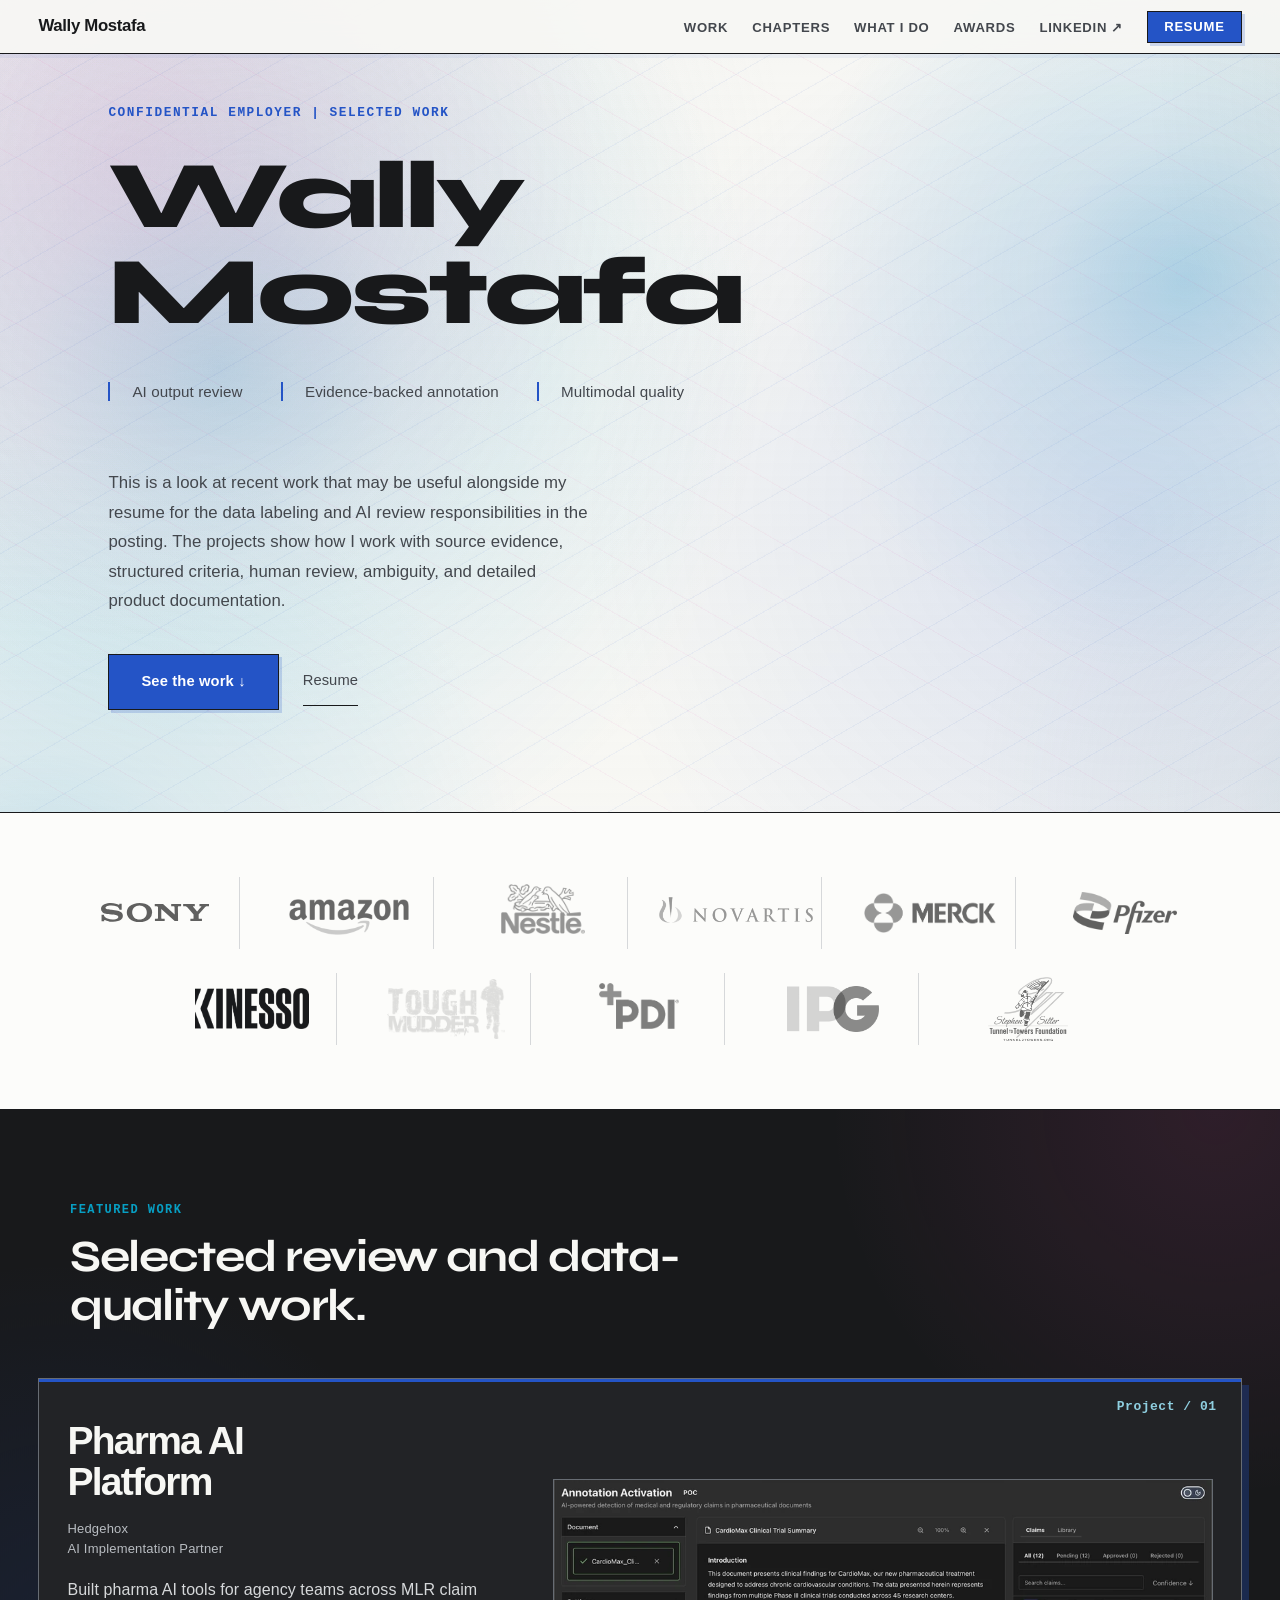
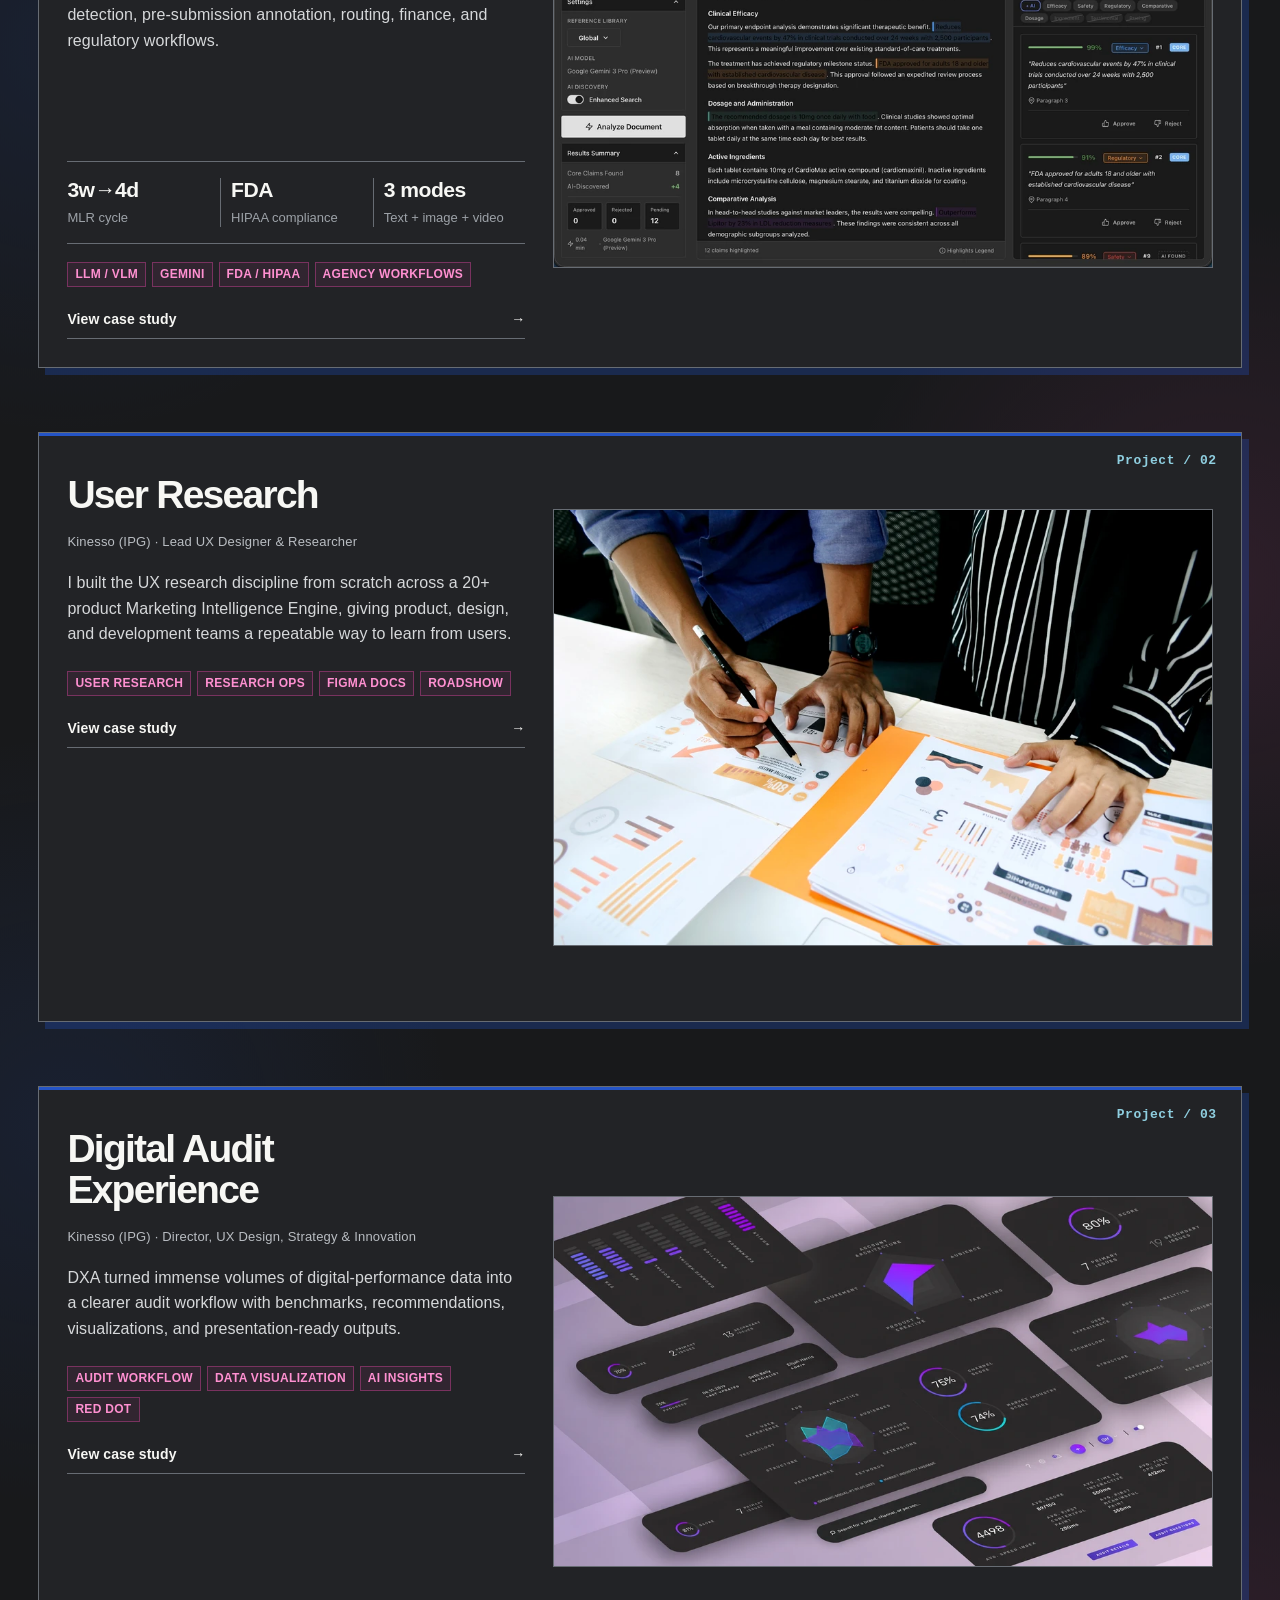
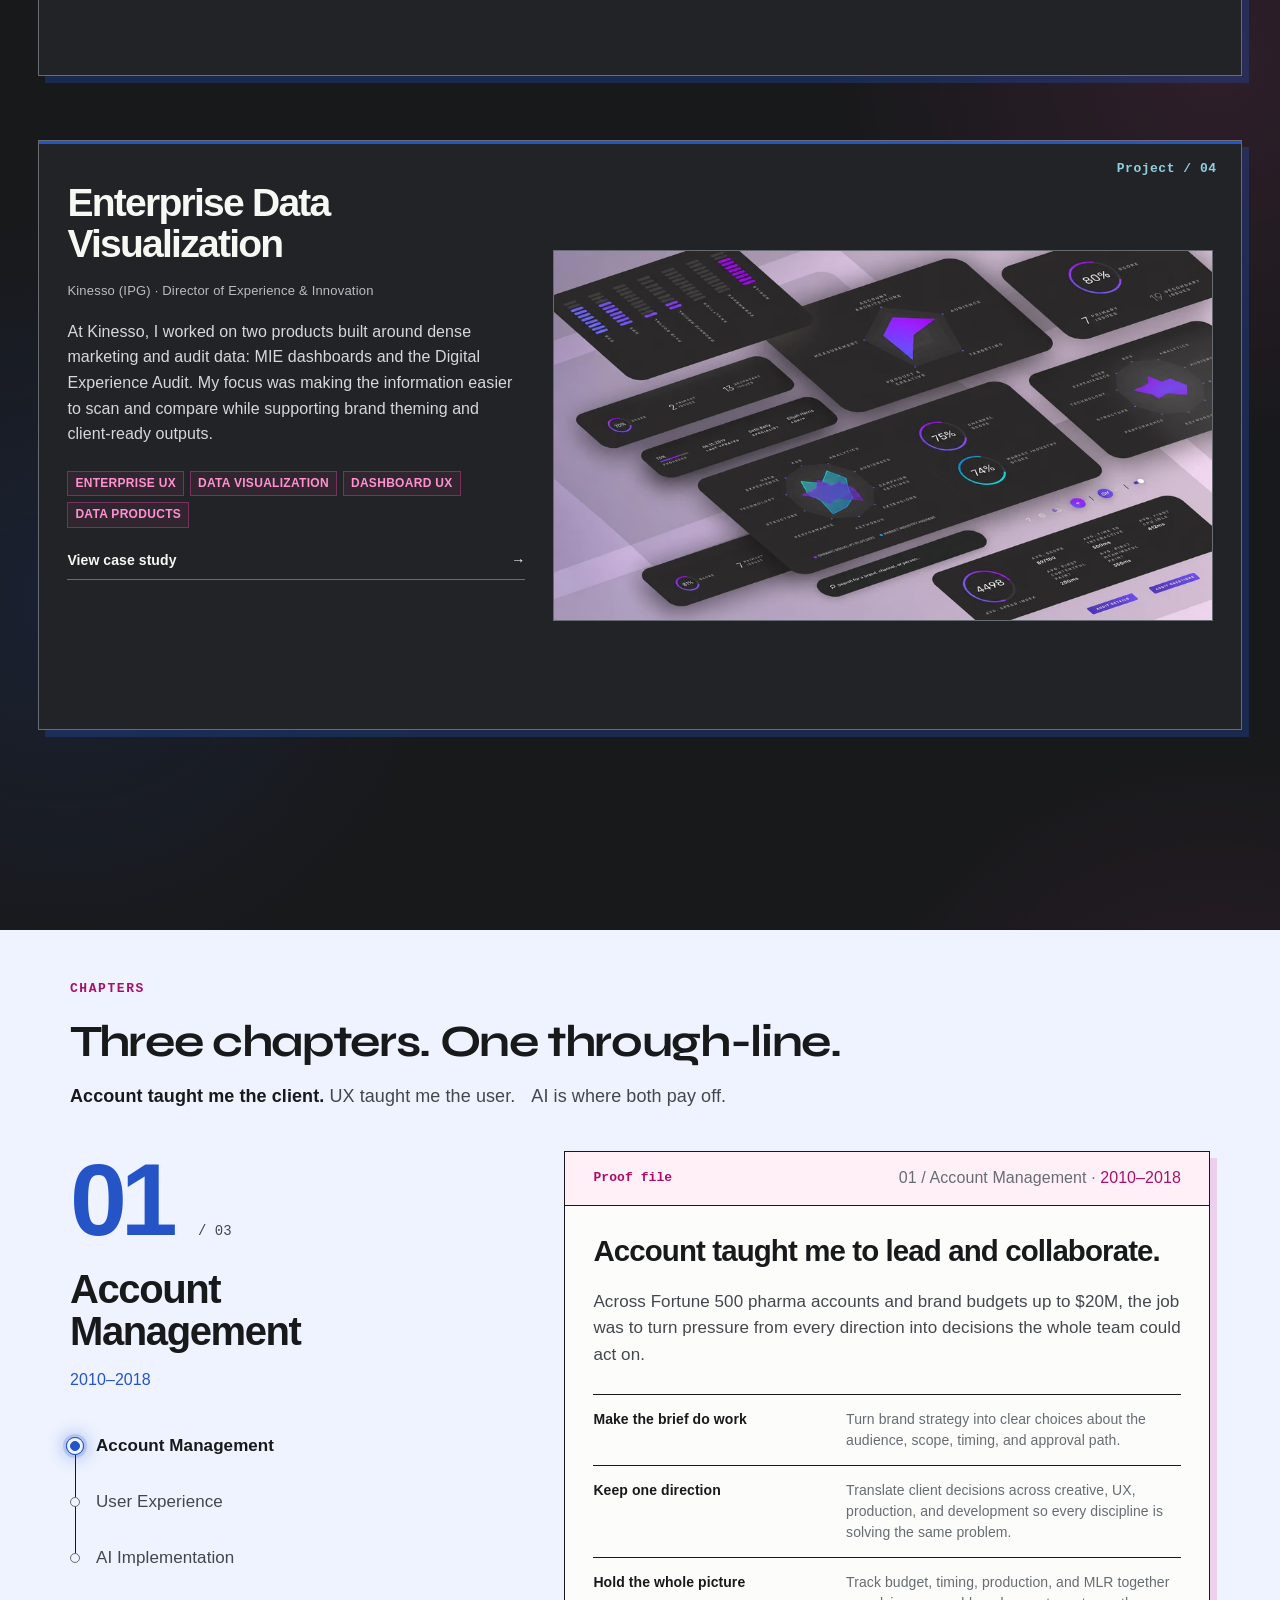
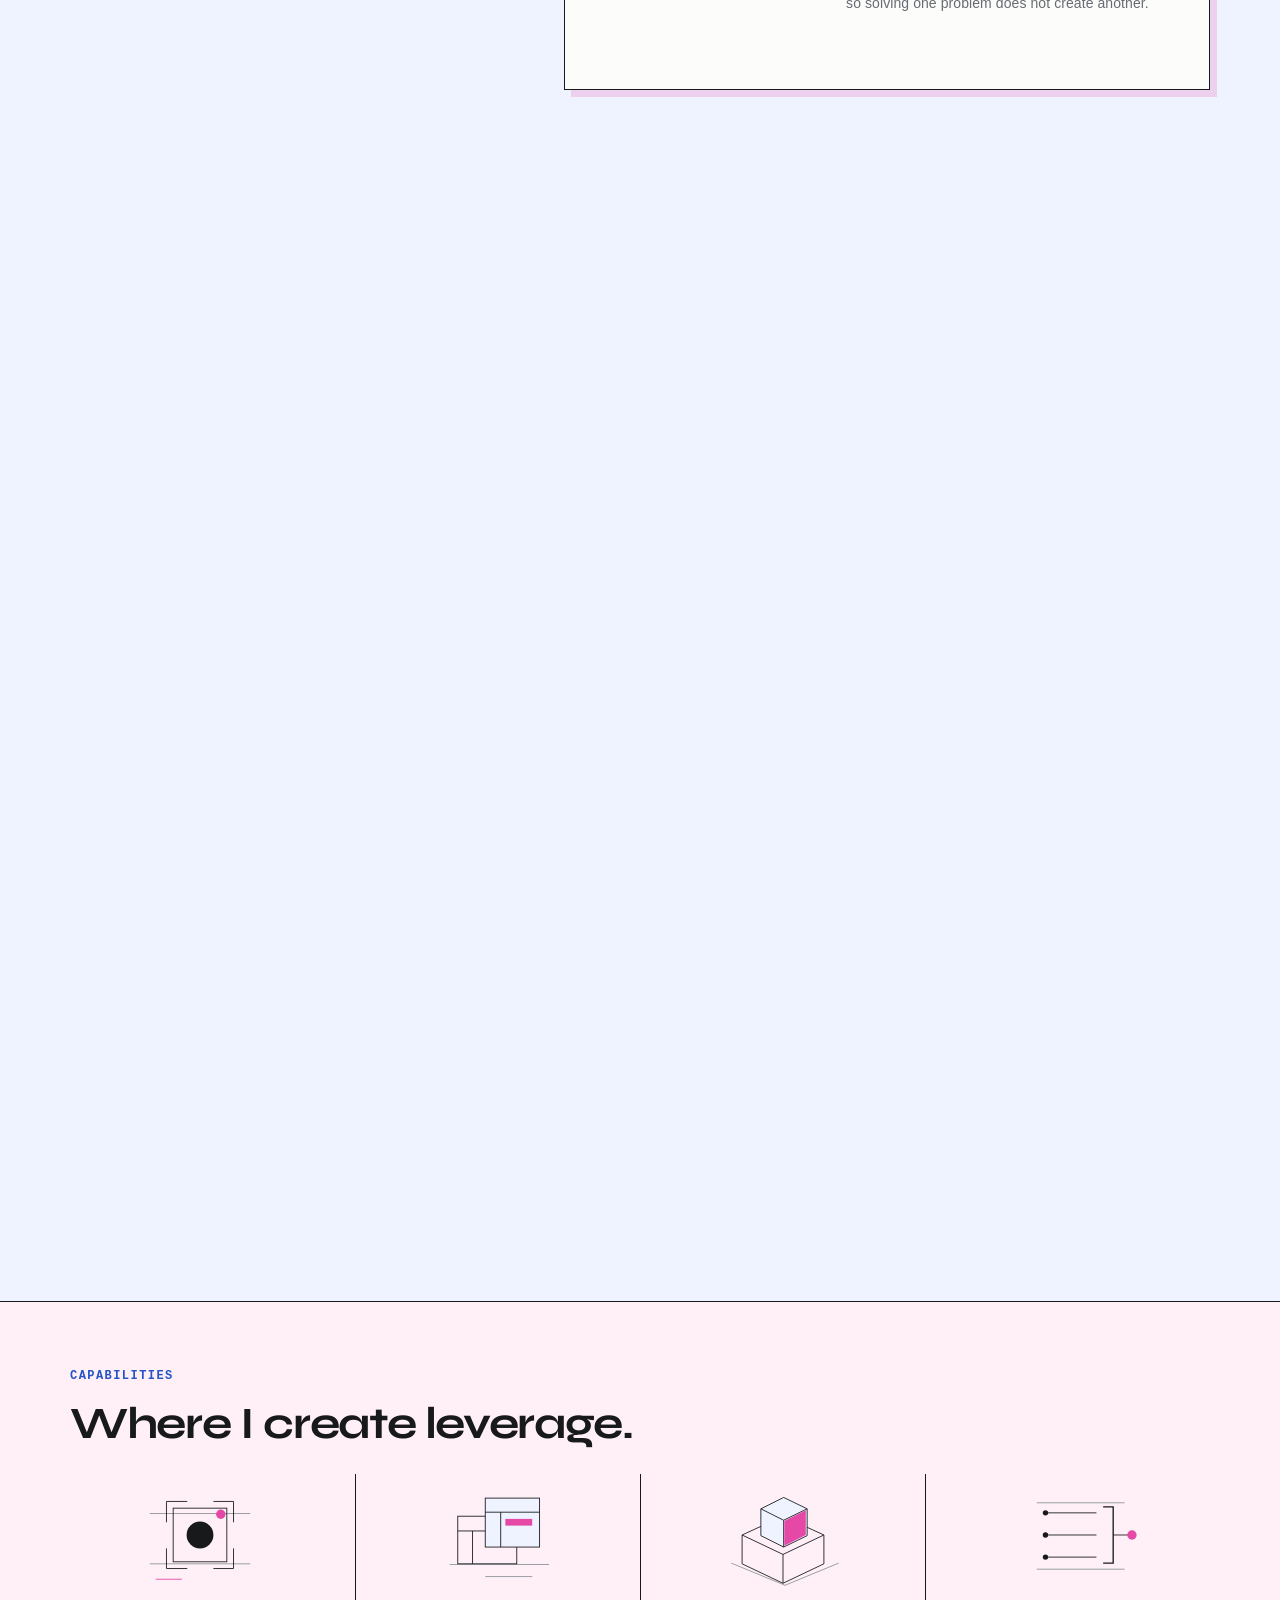
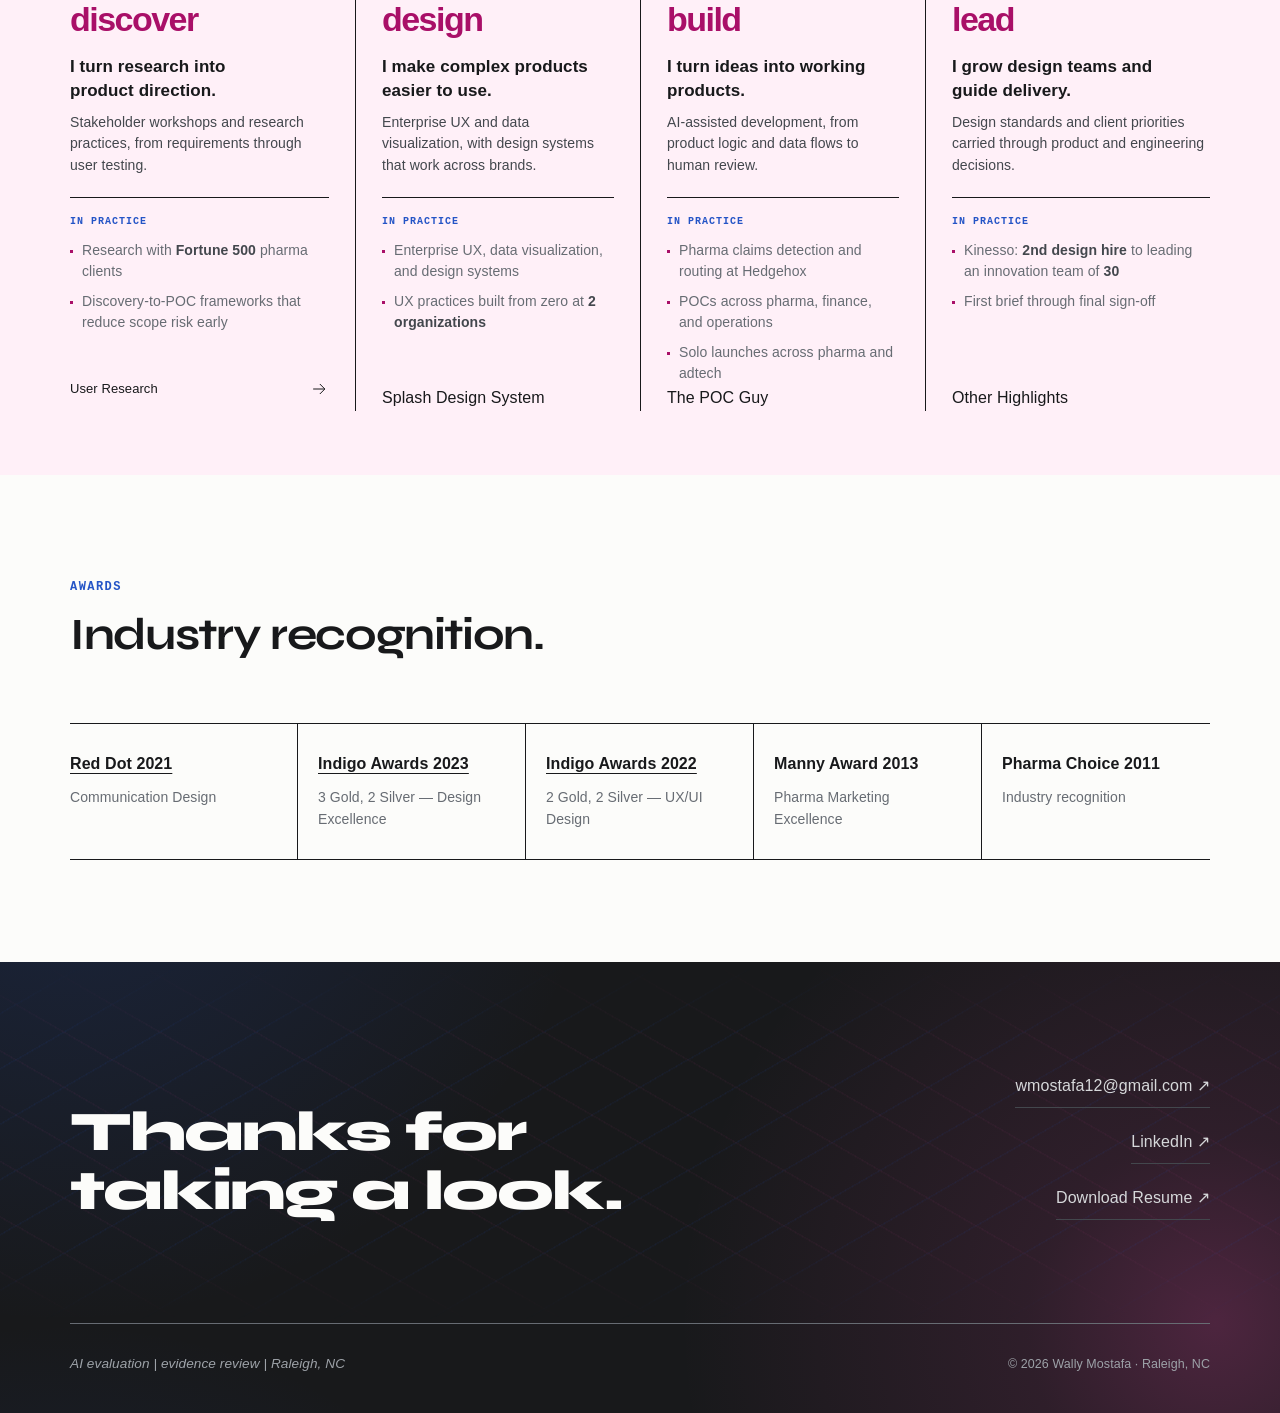
<file: confidential-data-labeling-specialist/index.html>
<!DOCTYPE html>
<html lang="en" class="proof-grid-homepage" data-design-concept="proof-grid">
<head>
<meta charset="UTF-8">
<meta name="viewport" content="width=device-width, initial-scale=1.0">
<title>Data Labeling Specialist | Wally Mostafa</title>
<meta name="description" content="Wally Mostafa's work for Data Labeling Specialist.">
<meta property="og:title" content="Data Labeling Specialist | Wally Mostafa">
<meta property="og:description" content="Wally Mostafa's work for Data Labeling Specialist.">
<meta property="og:type" content="website">
<meta property="og:url" content="https://wally-mostafa.github.io/confidential-data-labeling-specialist/">
<link rel="icon" href="../favicon.ico?v=2" sizes="any">
<link rel="apple-touch-icon" href="../apple-touch-icon.png?v=2">
<link rel="manifest" href="../site.webmanifest?v=2">
<meta name="theme-color" content="#1d1d1d">

<link rel="preconnect" href="https://fonts.googleapis.com">
<link rel="preconnect" href="https://fonts.gstatic.com" crossorigin>
<link href="https://fonts.googleapis.com/css2?family=Syne:wght@400;500;600;700;800&family=Instrument+Sans:ital,wght@0,400;0,500;0,600;0,700;1,400&display=swap" rel="stylesheet">

<style>
  :root {
    --ink: #1a1714;
    --ink-soft: #38332d;
    --ink-muted: #5c5550;
    --surface: #f8f5f0;
    --surface-warm: #f0ebe3;
    --surface-deep: #e6dfd5;
    --surface-tint: #f4f0e8;
    --accent: #c45a2d;
    --accent-hover: #a84820;
    --accent-light: rgba(196, 90, 45, 0.08);
    --rule: #d4ccc2;
    --rule-light: #e4ddd4;

    --radius-s: 4px;
    --radius-m: 12px;
    --radius-l: 16px;
    --shadow-s: 0 2px 8px rgba(26, 23, 20, 0.06);
    --shadow-m: 0 12px 28px rgba(26, 23, 20, 0.12);
    --shadow-l: 0 28px 70px rgba(26, 23, 20, 0.16);
    --accent-text: #a84820;   /* AA-safe accent for small text on light surfaces */
    --accent-bright: #d4753f; /* AA-safe accent for small text on dark surfaces */

    --font-display: 'Syne', sans-serif;
    --font-body: 'Instrument Sans', sans-serif;

    --space-xs: clamp(0.25rem, 0.5vw, 0.5rem);
    --space-s: clamp(0.5rem, 1vw, 0.75rem);
    --space-m: clamp(1rem, 2vw, 1.5rem);
    --space-l: clamp(1.5rem, 3vw, 2.5rem);
    --space-xl: clamp(2.5rem, 5vw, 4rem);
    --space-2xl: clamp(4rem, 8vw, 7rem);
    --space-3xl: clamp(6rem, 10vw, 10rem);

    --max-w: 1140px;
  }

  *, *::before, *::after { box-sizing: border-box; margin: 0; padding: 0; }

  html {
    scroll-behavior: smooth;
    -webkit-font-smoothing: antialiased;
    -moz-osx-font-smoothing: grayscale;
    overflow-x: hidden;
  }

  body {
    font-family: var(--font-body);
    font-size: clamp(1rem, 1.15vw, 1.125rem);
    line-height: 1.7;
    color: var(--ink);
    background: var(--surface);
    letter-spacing: 0.005em;
    overflow-x: hidden;
  }

  /* ── NAV ── */
  nav {
    position: fixed;
    top: 0;
    left: 0;
    right: 0;
    z-index: 100;
    padding: var(--space-s) var(--space-l);
    display: flex;
    justify-content: space-between;
    align-items: center;
    background: rgba(248, 245, 240, 0.92);
    backdrop-filter: blur(14px);
    -webkit-backdrop-filter: blur(14px);
    border-bottom: 1px solid var(--rule-light);
  }

  nav .name {
    font-family: var(--font-display);
    font-weight: 700;
    font-size: 1.05rem;
    color: var(--ink);
    letter-spacing: -0.02em;
    text-decoration: none;
  }

  nav .links {
    display: flex;
    gap: var(--space-m);
    align-items: center;
    list-style: none;
  }

  nav .links a {
    font-family: var(--font-body);
    font-size: 0.82rem;
    font-weight: 500;
    color: var(--ink-muted);
    text-decoration: none;
    text-transform: uppercase;
    letter-spacing: 0.08em;
    transition: color 0.2s;
    padding: 0.5rem 0;
  }

  nav .links a:hover { color: var(--accent); }

  /* Hamburger — hidden on desktop */
  .mobile-menu-btn {
    display: none;
    align-items: center;
    justify-content: center;
    width: 44px;
    height: 44px;
    background: none;
    border: none;
    cursor: pointer;
    color: var(--ink);
    padding: 0;
    -webkit-tap-highlight-color: transparent;
  }
  .close-icon { display: none; }

  nav .nav-cta {
    font-size: 0.82rem;
    font-weight: 600;
    color: var(--surface) !important;
    background: var(--ink);
    padding: 0.45rem 1rem !important;
    border-radius: var(--radius-s);
    transition: background 0.2s;
  }

  nav .nav-cta:hover { background: var(--accent); color: var(--surface) !important; }

  /* ── HERO CANVAS ── */
  .hero-canvas {
    position: fixed;
    top: 0;
    left: 0;
    width: 100%;
    height: 100%;
    z-index: 0;
    pointer-events: none;
    opacity: 0;
    transition: opacity 1.2s ease;
  }
  .hero-canvas.loaded { opacity: 1; }

  /* ── HERO ── */
  .hero {
    min-height: 90vh;
    display: flex;
    flex-direction: column;
    justify-content: center;
    padding: var(--space-2xl) var(--space-l);
    max-width: var(--max-w);
    margin: 0 auto;
    position: relative;
    z-index: 1;
  }

  .hero-eyebrow {
    font-family: var(--font-body);
    font-size: 0.8rem;
    font-weight: 600;
    text-transform: uppercase;
    letter-spacing: 0.15em;
    color: var(--accent-text);
    margin-bottom: var(--space-m);
    opacity: 0;
    transform: translateY(16px);
    animation: fadeUp 0.8s 0.2s ease-out forwards;
  }

  .hero h1 {
    font-family: var(--font-display);
    font-size: clamp(3.2rem, 7.5vw, 6rem);
    font-weight: 800;
    line-height: 1.0;
    letter-spacing: -0.04em;
    color: var(--ink);
    max-width: 12ch;
    opacity: 0;
    transform: translateY(24px);
    animation: fadeUp 0.8s 0.4s ease-out forwards;
  }

  .hero-tagline {
    margin-top: var(--space-l);
    display: flex;
    gap: var(--space-l);
    flex-wrap: wrap;
    opacity: 0;
    transform: translateY(16px);
    animation: fadeUp 0.8s 0.7s ease-out forwards;
  }

  .hero-tagline span {
    font-family: var(--font-display);
    font-size: clamp(1rem, 1.6vw, 1.25rem);
    font-weight: 500;
    color: var(--ink-soft);
    position: relative;
    padding-left: var(--space-m);
  }

  .hero-tagline span::before {
    content: '';
    position: absolute;
    left: 0;
    top: 0.2em;
    bottom: 0.2em;
    width: 3px;
    background: var(--accent);
    border-radius: 2px;
  }

  .hero-intro {
    margin-top: var(--space-xl);
    font-size: clamp(1.05rem, 1.25vw, 1.15rem);
    color: var(--ink-soft);
    max-width: 52ch;
    line-height: 1.75;
    opacity: 0;
    transform: translateY(16px);
    animation: fadeUp 0.8s 0.9s ease-out forwards;
  }

  .hero-cta {
    margin-top: var(--space-l);
    display: flex;
    gap: var(--space-m);
    align-items: center;
    flex-wrap: wrap;
    opacity: 0;
    transform: translateY(16px);
    animation: fadeUp 0.8s 1.1s ease-out forwards;
  }

  .btn-primary {
    display: inline-flex;
    align-items: center;
    gap: 0.5rem;
    font-family: var(--font-body);
    font-size: 0.92rem;
    font-weight: 600;
    color: var(--surface);
    background: var(--ink);
    padding: 0.9rem 2rem;
    border-radius: var(--radius-s);
    text-decoration: none;
    transition: background 0.25s, transform 0.2s;
    letter-spacing: 0.01em;
    min-height: 48px;
  }

  .btn-primary:hover {
    background: var(--accent);
    transform: translateY(-1px);
  }

  .btn-ghost {
    font-family: var(--font-body);
    font-size: 0.92rem;
    font-weight: 500;
    color: var(--ink-muted);
    text-decoration: none;
    border-bottom: 1px solid var(--rule);
    padding-bottom: 2px;
    transition: color 0.2s, border-color 0.2s;
    min-height: 48px;
    display: inline-flex;
    align-items: center;
  }

  .btn-ghost:hover {
    color: var(--accent);
    border-color: var(--accent);
  }

  /* ── SECTION COMMON ── */
  section { padding: var(--space-2xl) var(--space-l); }

  .section-inner { max-width: var(--max-w); margin: 0 auto; }

  .section-label {
    font-family: var(--font-body);
    font-size: 0.75rem;
    font-weight: 600;
    text-transform: uppercase;
    letter-spacing: 0.18em;
    color: var(--accent-text);
    margin-bottom: var(--space-s);
  }

  .section-title {
    font-family: var(--font-display);
    font-size: clamp(1.8rem, 3.5vw, 2.8rem);
    font-weight: 700;
    letter-spacing: -0.03em;
    color: var(--ink);
    margin-bottom: var(--space-xl);
    max-width: 20ch;
    line-height: 1.1;
  }

  /* ── TRUST STRIP ── */
  .trust-strip {
    padding: var(--space-xl) var(--space-l);
    border-top: 1px solid var(--rule-light);
  }

  /* ── CAPABILITIES ── */
  .capabilities { background: var(--surface-warm); }

  /* ── HOW I BUILD ── */
  .how-i-build { background: var(--surface); }

  .hib-grid {
    display: grid;
    grid-template-columns: 1fr 1fr;
    gap: var(--space-2xl);
    align-items: start;
    margin-top: var(--space-xl);
  }

  .hib-intro p {
    color: var(--ink-soft);
    font-size: 1rem;
    line-height: 1.8;
    margin-bottom: var(--space-m);
  }
  .hib-intro p:last-child { margin-bottom: 0; }

  .hib-lead {
    font-family: var(--font-display);
    font-size: clamp(1.45rem, 2.25vw, 2rem);
    font-weight: 700;
    letter-spacing: -0.03em;
    color: var(--ink);
    line-height: 1.15;
    max-width: 15ch;
    margin-bottom: var(--space-l);
  }

  .hib-flow {
    display: grid;
    gap: var(--space-m);
    margin: var(--space-l) 0;
    counter-reset: build-step;
  }

  .hib-step {
    list-style: none;
    display: grid;
    grid-template-columns: 3.25rem 1fr;
    gap: var(--space-m);
    padding-top: var(--space-m);
    border-top: 1px solid var(--rule-light);
    position: relative;
  }

  .hib-step::before {
    counter-increment: build-step;
    content: "0" counter(build-step);
    font-family: var(--font-display);
    font-size: clamp(1.35rem, 2vw, 1.8rem);
    font-weight: 800;
    line-height: 1;
    letter-spacing: -0.04em;
    color: var(--accent);
  }

  .hib-step h3 {
    font-family: var(--font-display);
    font-size: clamp(1.05rem, 1.45vw, 1.25rem);
    font-weight: 700;
    letter-spacing: -0.02em;
    color: var(--ink);
    line-height: 1.15;
    margin-bottom: 0.25rem;
  }

  .hib-step p {
    font-size: 0.92rem;
    line-height: 1.65;
    margin: 0;
    color: var(--ink-muted);
  }

  .hib-director-note {
    margin-top: var(--space-l);
    padding-top: var(--space-m);
    border-top: 2px solid var(--ink);
    max-width: 38ch;
  }

  .hib-director-note span {
    display: block;
    font-size: 0.72rem;
    font-weight: 700;
    text-transform: uppercase;
    letter-spacing: 0.14em;
    color: var(--accent-text);
    margin-bottom: var(--space-xs);
  }

  .hib-director-note p {
    font-size: 0.95rem;
    line-height: 1.65;
    color: var(--ink-soft);
    margin: 0;
  }

  .hib-stack {
    display: flex;
    flex-direction: column;
    gap: var(--space-m);
  }

  .hib-layer {
    border-top: 1px solid var(--rule);
    padding-top: var(--space-s);
  }

  .hib-layer-label {
    font-size: 0.7rem;
    font-weight: 700;
    text-transform: uppercase;
    letter-spacing: 0.12em;
    color: var(--ink-muted);
    margin-bottom: var(--space-xs);
  }

  .hib-layer-tools {
    display: flex;
    flex-wrap: wrap;
    gap: 0.4rem;
  }

  .hib-tool {
    font-family: var(--font-body);
    font-size: 0.78rem;
    font-weight: 500;
    color: var(--ink-soft);
    background: var(--surface-warm);
    border: 1px solid var(--rule-light);
    padding: 0.2rem 0.6rem;
    border-radius: var(--radius-s);
  }

  .hib-tool--accent {
    color: var(--accent-text);
    background: var(--accent-light);
    border-color: rgba(196, 90, 45, 0.2);
    font-weight: 600;
  }


  /* ── FEATURED WORK ── */
  #work { background: var(--ink); }
  #work .section-label { color: var(--accent-bright); }
  #work .section-title { color: var(--surface); }
  #work .work-number { color: rgba(248,245,240,0.12); }
  #work .work-meta h3 { color: var(--surface); }
  #work .work-meta .role { color: var(--accent-bright); }
  #work .work-body p { color: rgba(248,245,240,0.65); }
  #work .stat-number { color: var(--surface); }
  #work .stat-label { color: rgba(248,245,240,0.55); }
  #work .work-stats { border-top-color: rgba(248,245,240,0.1); }
  #work .tag { color: var(--accent-bright); background: rgba(196,90,45,0.12); border-color: rgba(196,90,45,0.25); }
  #work .work-link { color: var(--surface); border-bottom-color: rgba(248,245,240,0.25); }
  #work .work-link:hover { border-bottom-color: var(--accent-bright); color: var(--accent-bright); }
  #work .work-item { border-color: rgba(248,245,240,0.08); }

  /* Card-level hover: whole work-item is the link */
  #work .work-item:hover .work-number,
  #work .work-item:focus-visible .work-number { color: rgba(248,245,240,0.22); }
  #work .work-item:hover .work-meta h3,
  #work .work-item:focus-visible .work-meta h3 { color: var(--accent-bright); }
  #work .work-item:hover .work-link,
  #work .work-item:focus-visible .work-link {
    border-bottom-color: var(--accent-bright);
    color: var(--accent-bright);
  }
  #work .work-item:hover .work-link .arrow { transform: translateX(4px); }
  .work-item:focus-visible {
    outline: 2px solid var(--accent-bright);
    outline-offset: 4px;
    border-radius: var(--radius-s);
  }

  #work .work-more {
    margin-top: var(--space-2xl);
    padding-top: var(--space-l);
    border-top: 1px solid rgba(248, 245, 240, 0.1);
    color: rgba(248, 245, 240, 0.6);
    font-size: 0.92rem;
    line-height: 1.7;
    max-width: 72ch;
  }
  #work .work-more a {
    color: var(--surface);
    font-weight: 600;
    text-decoration: none;
    padding-bottom: 2px;
    border-bottom: 1.5px solid rgba(248, 245, 240, 0.25);
    margin-left: 0.4rem;
    white-space: nowrap;
    transition: color 0.2s, border-color 0.2s;
  }
  #work .work-more a:hover {
    color: var(--accent-bright);
    border-bottom-color: var(--accent-bright);
  }
  #work .work-more .arrow { display: inline-block; transition: transform 0.25s ease; }
  #work .work-more a:hover .arrow { transform: translateX(4px); }

  .work-grid { display: grid; gap: var(--space-3xl); }

  /* Project layout A: number left, content right */
  .work-item {
    display: grid;
    grid-template-columns: 280px 1fr;
    gap: var(--space-xl);
    align-items: start;
  }

  .work-meta {
    position: sticky;
    top: calc(60px + var(--space-l));
  }

  .work-number {
    font-family: var(--font-display);
    font-size: clamp(4rem, 6vw, 5.5rem);
    font-weight: 800;
    color: var(--rule);
    line-height: 1;
    letter-spacing: -0.04em;
    transition: color 0.25s ease;
  }

  .work-meta h3 {
    font-family: var(--font-display);
    font-size: clamp(1.5rem, 2.2vw, 1.9rem);
    font-weight: 700;
    letter-spacing: -0.02em;
    color: var(--ink);
    margin-bottom: var(--space-xs);
    line-height: 1.15;
    transition: color 0.25s ease;
  }

  .work-meta .role {
    font-size: 0.82rem;
    font-weight: 600;
    text-transform: uppercase;
    letter-spacing: 0.08em;
    color: var(--accent);
    margin-bottom: var(--space-m);
    line-height: 1.5;
  }

  .work-body p {
    color: var(--ink-soft);
    margin-bottom: var(--space-m);
    font-size: 1rem;
    line-height: 1.7;
    max-width: 60ch;
  }

  .work-stats {
    display: flex;
    gap: var(--space-xl);
    flex-wrap: wrap;
    margin-top: var(--space-l);
    padding-top: var(--space-l);
    border-top: 1px solid var(--rule-light);
  }

  .stat { display: flex; flex-direction: column; }

  .stat-number {
    font-family: var(--font-display);
    font-size: clamp(1.8rem, 2.8vw, 2.4rem);
    font-weight: 800;
    color: var(--ink);
    letter-spacing: -0.03em;
    line-height: 1.1;
  }

  .stat-label {
    font-size: 0.75rem;
    font-weight: 500;
    text-transform: uppercase;
    letter-spacing: 0.1em;
    color: var(--ink-muted);
    margin-top: 4px;
  }

  .work-link {
    display: inline-flex;
    align-items: center;
    gap: 0.4rem;
    font-family: var(--font-body);
    font-weight: 600;
    font-size: 0.9rem;
    color: var(--accent);
    text-decoration: none;
    margin-top: var(--space-l);
    padding-bottom: 2px;
    border-bottom: 1.5px solid transparent;
    transition: border-color 0.2s;
  }

  .work-link:hover { border-bottom-color: var(--accent); }

  .work-link .arrow {
    display: inline-block;
    transition: transform 0.25s ease;
  }

  .work-tags {
    display: flex;
    flex-wrap: wrap;
    gap: 0.4rem;
    margin-top: var(--space-m);
  }

  .tag {
    font-family: var(--font-body);
    font-size: 0.7rem;
    font-weight: 600;
    text-transform: uppercase;
    letter-spacing: 0.06em;
    color: var(--accent);
    background: var(--accent-light);
    border: 1px solid rgba(196, 90, 45, 0.15);
    padding: 0.25rem 0.6rem;
    border-radius: var(--radius-s);
    white-space: nowrap;
  }

  /* Divider between major sections */
  .section-divider {
    max-width: var(--max-w);
    margin: 0 auto;
    padding: 0 var(--space-l);
  }

  .section-divider hr {
    border: none;
    height: 1px;
    background: var(--rule);
  }

  /* ── CAREER ARC ── */
  .arc { background: var(--surface-warm); color: var(--ink); }
  .arc .section-label { color: var(--accent); }
  .arc .section-title { color: var(--ink); }

  .arc-timeline {
    position: relative;
    padding-left: var(--space-xl);
  }

  .arc-timeline::before {
    content: '';
    position: absolute;
    left: 0;
    top: 8px;
    bottom: 8px;
    width: 2px;
    background: linear-gradient(to bottom, var(--accent), rgba(196, 90, 45, 0.2));
  }

  .arc-item {
    position: relative;
    margin-bottom: var(--space-xl);
    padding-bottom: var(--space-l);
  }

  .arc-item:last-child { margin-bottom: 0; padding-bottom: 0; }

  .arc-item::before {
    content: '';
    position: absolute;
    left: calc(-1 * var(--space-xl) - 4px);
    top: 6px;
    width: 10px;
    height: 10px;
    border-radius: 50%;
    background: var(--accent);
    border: 2px solid var(--surface-warm);
    transition: transform 0.3s cubic-bezier(0.34, 1.56, 0.64, 1),
                box-shadow 0.3s ease;
  }

  /* Ripple ring on hover */
  .arc-item::after {
    content: '';
    position: absolute;
    left: calc(-1 * var(--space-xl) - 8px);
    top: 2px;
    width: 18px;
    height: 18px;
    border-radius: 50%;
    border: 2px solid var(--accent);
    opacity: 0;
    transform: scale(0.5);
    transition: opacity 0.35s ease, transform 0.35s cubic-bezier(0.34, 1.56, 0.64, 1);
  }

  .arc-item:hover::before {
    transform: scale(1.35);
    box-shadow: 0 0 0 4px rgba(196, 90, 45, 0.15);
  }

  .arc-item:hover::after {
    opacity: 1;
    transform: scale(1);
  }

  .arc-year {
    font-family: var(--font-display);
    font-size: 0.78rem;
    font-weight: 700;
    text-transform: uppercase;
    letter-spacing: 0.12em;
    color: var(--accent-text);
    margin-bottom: 6px;
    transition: letter-spacing 0.3s ease;
  }

  .arc-item:hover .arc-year {
    letter-spacing: 0.18em;
  }

  .arc-item h3 {
    font-family: var(--font-display);
    font-size: clamp(1.15rem, 1.6vw, 1.35rem);
    font-weight: 700;
    color: var(--ink);
    letter-spacing: -0.01em;
    margin-bottom: 4px;
    line-height: 1.25;
    transition: color 0.25s ease, transform 0.25s ease;
  }

  .arc-item:hover h3 {
    color: var(--accent);
    transform: translateX(4px);
  }

  .arc-item .arc-org {
    font-size: 0.9rem;
    font-weight: 500;
    color: var(--ink-muted);
    margin-bottom: var(--space-s);
    transition: transform 0.25s ease 0.04s;
  }

  .arc-item:hover .arc-org {
    transform: translateX(4px);
  }

  .arc-item p {
    font-size: 0.92rem;
    color: var(--ink-soft);
    line-height: 1.65;
    max-width: 55ch;
    transition: color 0.25s ease;
  }

  .arc-item:hover p {
    color: var(--ink);
  }

  /* Transition strip before arc */
  .pre-arc-strip {
    background: var(--surface-warm);
    padding: var(--space-l) var(--space-l) 0;
  }

  .pre-arc-strip .section-inner {
    border-top: 1px solid rgba(196, 90, 45, 0.3);
  }

  /* ── AWARDS ── */
  .awards { background: var(--surface-tint); }

  .awards-grid {
    display: grid;
    grid-template-columns: repeat(auto-fit, minmax(200px, 1fr));
    gap: var(--space-m);
  }

  .award-item {
    padding: var(--space-m) var(--space-l);
    border: 1.5px solid var(--rule);
    border-radius: var(--radius-s);
    transition: border-color 0.2s, transform 0.2s;
    background: var(--surface);
  }

  .award-item:hover {
    border-color: var(--accent);
    transform: translateY(-2px);
  }

  .award-name {
    font-family: var(--font-display);
    font-size: 1rem;
    font-weight: 700;
    color: var(--ink);
    line-height: 1.3;
    text-decoration: none;
    transition: color 0.2s, border-color 0.2s;
  }

  /* Underline only the award names that are actually links */
  a.award-name {
    border-bottom: 1px solid var(--rule);
  }

  a.award-name:hover {
    color: var(--accent);
    border-color: var(--accent);
  }

  .award-detail {
    font-size: 0.82rem;
    color: var(--ink-muted);
    margin-top: 4px;
  }

  /* ── CONTACT ── */
  .contact { background: var(--surface-warm); }

  .contact-inner {
    max-width: var(--max-w);
    margin: 0 auto;
    display: grid;
    grid-template-columns: 1.2fr 1fr;
    gap: var(--space-xl);
    align-items: end;
  }

  .contact h2 {
    font-family: var(--font-display);
    font-size: clamp(2.2rem, 4.5vw, 3.5rem);
    font-weight: 800;
    letter-spacing: -0.035em;
    color: var(--ink);
    line-height: 1.05;
  }

  .contact-subtitle {
    font-size: 1rem;
    color: var(--ink-soft);
    margin-top: var(--space-s);
    line-height: 1.6;
    max-width: 40ch;
  }

  .contact-links {
    display: flex;
    flex-direction: column;
    gap: var(--space-s);
    align-items: flex-end;
  }

  .contact-links a {
    font-family: var(--font-body);
    font-size: 1rem;
    font-weight: 500;
    color: var(--ink-soft);
    text-decoration: none;
    padding: 0.4rem 0;
    border-bottom: 1px solid var(--rule-light);
    transition: color 0.2s, border-color 0.2s;
    min-height: 44px;
    display: inline-flex;
    align-items: center;
  }

  .contact-links a:hover {
    color: var(--accent);
    border-bottom-color: var(--accent);
  }

  /* ── FOOTER ── */
  footer {
    padding: var(--space-l) var(--space-l);
    border-top: 1px solid var(--rule-light);
  }

  .footer-inner {
    max-width: var(--max-w);
    margin: 0 auto;
    display: flex;
    justify-content: space-between;
    align-items: baseline;
    flex-wrap: wrap;
    gap: var(--space-s);
  }

  .footer-sign-off {
    font-family: var(--font-body);
    font-size: 0.85rem;
    color: var(--ink-muted);
    font-style: italic;
  }

  footer .copyright {
    font-size: 0.78rem;
    color: var(--ink-muted);
    opacity: 0.6;
  }

  /* ── ANIMATIONS ── */
  @keyframes fadeUp {
    to { opacity: 1; transform: translateY(0); }
  }

  /* Reveal animations — progressive enhancement only.
     Elements are visible by default. JS adds .reveal-pending to hide them,
     then IntersectionObserver adds .visible to animate them in.
     If JS fails, everything stays visible. */
  .reveal-pending {
    opacity: 0;
    transform: translateY(20px);
    transition: opacity 0.6s ease-out, transform 0.6s ease-out;
  }

  .reveal-pending.visible {
    opacity: 1;
    transform: translateY(0);
  }

  /* Timeline-specific scroll build */
  .arc-timeline .reveal-pending {
    opacity: 0;
    transform: translateX(-18px);
    transition: opacity 0.5s ease-out, transform 0.5s cubic-bezier(0.22, 1, 0.36, 1);
  }

  .arc-timeline .reveal-pending.visible {
    opacity: 1;
    transform: translateX(0);
  }

  /* Dot pops in with a spring when the item becomes visible */
  .arc-timeline .reveal-pending::before {
    transform: scale(0);
    transition: transform 0.4s cubic-bezier(0.34, 1.56, 0.64, 1) 0.2s;
  }

  .arc-timeline .reveal-pending.visible::before {
    transform: scale(1);
  }

  /* Stagger each arc-item by position */
  .arc-timeline .reveal-pending:nth-child(1) { transition-delay: 0s; }
  .arc-timeline .reveal-pending:nth-child(2) { transition-delay: 0.1s; }
  .arc-timeline .reveal-pending:nth-child(3) { transition-delay: 0.18s; }
  .arc-timeline .reveal-pending:nth-child(4) { transition-delay: 0.26s; }
  .arc-timeline .reveal-pending:nth-child(5) { transition-delay: 0.34s; }

  /* Dot spring delay needs to account for item stagger too */
  .arc-timeline .reveal-pending:nth-child(1)::before { transition-delay: 0.2s; }
  .arc-timeline .reveal-pending:nth-child(2)::before { transition-delay: 0.3s; }
  .arc-timeline .reveal-pending:nth-child(3)::before { transition-delay: 0.38s; }
  .arc-timeline .reveal-pending:nth-child(4)::before { transition-delay: 0.46s; }
  .arc-timeline .reveal-pending:nth-child(5)::before { transition-delay: 0.54s; }

  /* Stagger children */
  .stagger-pending > * {
    opacity: 0;
    transform: translateY(16px);
    transition: opacity 0.5s ease-out, transform 0.5s ease-out;
  }

  .stagger-pending.visible > *:nth-child(1) { transition-delay: 0.05s; }
  .stagger-pending.visible > *:nth-child(2) { transition-delay: 0.1s; }
  .stagger-pending.visible > *:nth-child(3) { transition-delay: 0.15s; }
  .stagger-pending.visible > *:nth-child(4) { transition-delay: 0.2s; }
  .stagger-pending.visible > *:nth-child(5) { transition-delay: 0.25s; }

  .stagger-pending.visible > * {
    opacity: 1;
    transform: translateY(0);
  }

  /* ── RESPONSIVE ── */
  @media (max-width: 900px) {
    .cap-grid { grid-template-columns: repeat(2, 1fr); }
    .work-item { grid-template-columns: 1fr; gap: var(--space-m); }
    .work-meta { position: static; }
  }

  @media (max-width: 1119px) {
    /* Nav: hide desktop links, show hamburger */
    nav .links { display: none; }
    nav .mobile-menu-btn { display: flex; }
    /* Mobile menu: full screen overlay */
    #nav.menu-open { z-index: 200; }
    #nav.menu-open .links {
      display: flex !important;
      flex-direction: column;
      position: fixed;
      top: 0;
      left: 0;
      right: 0;
      bottom: 0;
      width: 100vw;
      height: 100vh;
      height: 100dvh;
      background: var(--surface);
      padding: 100px 32px 32px;
      gap: 0;
      z-index: 199;
      overflow-y: auto;
    }
    #nav.menu-open .links li {
      border-bottom: 1px solid var(--rule-light);
      list-style: none;
    }
    #nav.menu-open .links li:last-child { border-bottom: none; }
    #nav.menu-open .links a {
      display: flex;
      align-items: center;
      min-height: 56px;
      padding: 4px 0;
      font-size: 1.1rem;
      text-transform: none;
      letter-spacing: 0.01em;
      color: var(--ink);
    }
    #nav.menu-open .nav-cta {
      display: inline-flex !important;
      margin-top: var(--space-l);
      width: fit-content;
      padding: 0.85rem 1.6rem !important;
      font-size: 1rem !important;
      color: var(--surface) !important;
    }
    /* Toggle hamburger to X */
    #nav.menu-open .mobile-menu-btn { position: relative; z-index: 201; }
    #nav.menu-open .hamburger-icon { display: none !important; }
    #nav.menu-open .close-icon { display: block !important; }

  }

  @media (max-width: 640px) {
    /* Padding consistency: 24px sides */
    section { padding-left: 24px; padding-right: 24px; }
    .hero { padding-left: 24px; padding-right: 24px; }
    nav { padding-left: 24px; padding-right: 24px; }
    .trust-strip { padding-left: 24px; padding-right: 24px; }
    footer { padding-left: 24px; padding-right: 24px; }

    /* Hero adjustments */
    .hero { min-height: 90vh; padding-top: calc(60px + var(--space-xl)); }
    .hero-eyebrow {
      max-width: 28ch;
      line-height: 1.5;
    }
    .hero h1 {
      font-size: clamp(2.25rem, 12vw, 2.8rem);
      max-width: 100%;
      letter-spacing: 0;
    }
    .hero-tagline { flex-direction: column; gap: var(--space-s); }
    .hero-intro { font-size: 1rem; }
    .hero-cta { flex-direction: column; gap: var(--space-s); align-items: flex-start; }
    .btn-primary, .btn-ghost { min-height: 48px; }

    /* How I Build */
    .hib-grid { grid-template-columns: 1fr; gap: var(--space-xl); }
    .hib-lead { max-width: 18ch; }
    .hib-step { grid-template-columns: 2.75rem 1fr; gap: var(--space-s); }

    /* Capabilities */
    .cap-grid { grid-template-columns: 1fr; }
    .cap-item { padding: var(--space-m) 0; }
    .cap-item h3 { font-size: 1.3rem; }
    .cap-item p { font-size: 1rem; }
    .cap-proof li { font-size: 0.92rem; }

    /* Work items: ensure "View case study" is tappable */
    .work-item { gap: var(--space-s); padding-bottom: var(--space-xl); }
    .work-number { font-size: clamp(3rem, 12vw, 4rem); }
    .work-meta h3 { font-size: clamp(1.4rem, 5vw, 1.7rem); }
    .work-body p { font-size: 1rem; line-height: 1.7; }
    .work-link {
      min-height: 48px;
      padding: 12px 0;
      font-size: 1rem;
      display: inline-flex;
      align-items: center;
    }
    .work-stats { gap: var(--space-l); }
    .stat-number { font-size: clamp(1.6rem, 6vw, 2rem); }
    .stat-label { font-size: 0.8rem; margin-top: 2px; }

    /* Timeline */
    .arc-timeline { padding-left: var(--space-l); }
    .arc-item::before { left: calc(-1 * var(--space-l) - 4px); }
    .arc-item::after { left: calc(-1 * var(--space-l) - 8px); }
    .arc-item h3 { font-size: 1.15rem; }
    .arc-item p { font-size: 0.95rem; }
    .arc-item .arc-org { font-size: 0.92rem; }
    .arc-item { margin-bottom: var(--space-l); padding-bottom: var(--space-m); }

    /* Awards */
    .awards-grid { grid-template-columns: 1fr 1fr; gap: var(--space-s); }
    .award-item { padding: var(--space-s) var(--space-m); }
    .award-name { font-size: 0.92rem; }
    .award-detail { font-size: 0.8rem; }

    /* Contact */
    .contact-inner { grid-template-columns: 1fr; gap: var(--space-l); }
    .contact-links { align-items: flex-start; }
    .contact-links a { min-height: 48px; font-size: 1rem; }
    .contact h2 { font-size: clamp(2rem, 8vw, 2.8rem); }

    /* Footer */
    .footer-inner { flex-direction: column; gap: var(--space-s); }
    .footer-sign-off { font-size: 0.88rem; }

    /* Section title */
    .section-title { font-size: clamp(1.6rem, 6vw, 2.2rem); }
  }

  @media (max-width: 380px) {
    .awards-grid { grid-template-columns: 1fr; }
    .hero h1 { font-size: 2.2rem; }
    .work-stats { flex-direction: column; gap: var(--space-m); }
  }

  @media (prefers-reduced-motion: reduce) {
    *, *::before, *::after {
      animation-duration: 0.01ms !important;
      transition-duration: 0.01ms !important;
    }
  }
</style>
<link rel="stylesheet" href="../assets/portfolio-revision/revision.css?v=fd5b1d494d20">
  <link rel="stylesheet" href="design-concept.css" data-design-concept-stylesheet>
</head>
<body>

<canvas class="hero-canvas" id="hero-canvas" aria-hidden="true" data-state="fallback"></canvas>

<nav id="nav">
  <a href="index.html" class="name">Wally Mostafa</a>
  <button class="mobile-menu-btn" type="button" aria-label="Open navigation" aria-controls="navigation-links" aria-expanded="false">
    <svg class="hamburger-icon" width="24" height="24" viewBox="0 0 24 24" fill="none" stroke="currentColor" stroke-width="2" stroke-linecap="round"><line x1="3" y1="6" x2="21" y2="6"/><line x1="3" y1="12" x2="21" y2="12"/><line x1="3" y1="18" x2="21" y2="18"/></svg>
    <svg class="close-icon" width="24" height="24" viewBox="0 0 24 24" fill="none" stroke="currentColor" stroke-width="2" stroke-linecap="round"><line x1="6" y1="6" x2="18" y2="18"/><line x1="6" y1="18" x2="18" y2="6"/></svg>
  </button>
  <ul class="links" id="navigation-links">
    <li><a href="#work">Work</a></li>
    <li><a href="#chapters">Chapters</a></li>
    <li><a href="#capabilities">What I Do</a></li>
    <li><a href="#awards">Awards</a></li>
    <li><a href="https://linkedin.com/in/wallymo" target="_blank" rel="noopener">LinkedIn ↗</a></li>
    <li><a href="../output/pdf/Wally-Mostafa-Confidential-Data-Labeling-Specialist-Resume.pdf" class="nav-cta">Resume</a></li>
  </ul>
</nav>

<!-- HERO -->
<section class="hero">
  <div class="hero-eyebrow">Confidential Employer | Selected Work</div>
  <h1>Wally Mostafa</h1>
  <div class="hero-tagline">
    <span>AI output review</span>
    <span>Evidence-backed annotation</span>
    <span>Multimodal quality</span>
  </div>
  <p class="hero-intro">
    This is a look at recent work that may be useful alongside my resume for the data labeling and AI review responsibilities in the posting. The projects show how I work with source evidence, structured criteria, human review, ambiguity, and detailed product documentation.
  </p>
  <div class="hero-cta">
    <a href="#work" class="btn-primary">See the work ↓</a>
    <a href="../output/pdf/Wally-Mostafa-Confidential-Data-Labeling-Specialist-Resume.pdf" class="btn-ghost">Resume</a>
  </div>
</section>

<!-- TRUST STRIP -->
<section class="trust-strip" id="clients" aria-label="Client and agency logos">
  <svg class="trust-filters" aria-hidden="true" focusable="false" xmlns="http://www.w3.org/2000/svg">
    <defs>
      <filter id="trust-mudder-ink" color-interpolation-filters="sRGB">
        <feComponentTransfer><feFuncA type="linear" slope="5" intercept="0"/></feComponentTransfer>
      </filter>
    </defs>
  </svg>
  <div class="trust-names">
    <div class="trust-logo trust-logo--sony"><img src="../assets/imagery/logos/logo-sony-clean.svg" alt="Sony" loading="lazy"></div>
    <div class="trust-logo trust-logo--amazon"><img src="../assets/imagery/logos/logo-amazon-clean.webp" alt="Amazon" loading="lazy"></div>
    <div class="trust-logo trust-logo--nestle"><img src="../assets/imagery/logos/logo-nestle-clean.webp" alt="Nestlé" loading="lazy"></div>
    <div class="trust-logo trust-logo--novartis"><img src="../assets/imagery/logos/logo-novartis-clean.webp" alt="Novartis" loading="lazy"></div>
    <div class="trust-logo trust-logo--merck"><img src="../assets/imagery/logos/logo-merck-clean.webp" alt="Merck" loading="lazy"></div>
    <div class="trust-logo trust-logo--pfizer"><img src="../assets/imagery/logos/logo-pfizer-clean.webp" alt="Pfizer" loading="lazy"></div>
    <div class="trust-logo trust-logo--kinesso"><img src="../assets/imagery/logos/logo-kinesso-clean.webp" alt="IPG Kinesso" loading="lazy"></div>
    <div class="trust-logo trust-logo--mudder"><img src="../assets/imagery/logos/logo-tough-mudder-clean.webp" alt="Tough Mudder" loading="lazy"></div>
    <div class="trust-logo trust-logo--pdi"><img src="../assets/imagery/logos/logo-pdi-clean.webp" alt="PDI" loading="lazy"></div>
    <div class="trust-logo trust-logo--ipg"><img src="../assets/imagery/logos/logo-ipg-health-clean.webp" alt="IPG Health" loading="lazy"></div>
    <div class="trust-logo trust-logo--tunnel"><img src="../assets/imagery/logos/logo-tunnel-to-towers-clean.webp" alt="Tunnel to Towers Foundation" loading="lazy"></div>
  </div>
</section>

<!-- FEATURED WORK -->
<section id="work">
  <div class="section-inner">
    <div class="section-label reveal">Featured Work</div>
    <h2 class="section-title reveal">Selected review and data-quality work.</h2>

    <div class="work-grid">

      <a href="project-01.html" class="work-item" style="text-decoration: none; color: inherit;">
        <div class="work-meta">
          <div class="work-number">01</div>
          <h3>Pharma AI Platform</h3>
          <div class="role">Hedgehox<br>AI Implementation Partner</div>
        </div>
        <div class="work-media"><img src="../assets/portfolio-revision/project-01.webp" alt="Claims Detector document review with highlighted claims and approval controls" width="960" height="566" loading="lazy" decoding="async"></div>
  <div class="work-body">
          <p>
            Built pharma AI tools for agency teams across MLR claim detection, pre-submission annotation, routing, finance, and regulatory workflows.
          </p>
          <div class="work-stats">
            <div class="stat">
              <span class="stat-number">3w→4d</span>
              <span class="stat-label">MLR cycle</span>
            </div>
            <div class="stat">
              <span class="stat-number">FDA</span>
              <span class="stat-label">HIPAA compliance</span>
            </div>
            <div class="stat">
              <span class="stat-number">3 modes</span>
              <span class="stat-label">Text + image + video</span>
            </div>
          </div>
          <div class="work-tags">
            <span class="tag">LLM / VLM</span>
            <span class="tag">Gemini</span>
            <span class="tag">FDA / HIPAA</span>
            <span class="tag">Agency workflows</span>
          </div>
          <span class="work-link">View case study <span class="arrow">→</span></span>
        </div>
      </a>

      <a href="project-04.html" class="work-item reveal" style="text-decoration: none; color: inherit;">
  <div class="work-meta">
    <div class="work-number">02</div>
    <h3>User Research</h3>
    <div class="role">Kinesso (IPG) · Lead UX Designer &amp; Researcher</div>
  </div>
  <div class="work-media"><img src="../assets/portfolio-revision/project-04.webp" alt="People reviewing printed charts and research materials" width="960" height="636" loading="lazy" decoding="async"></div>
  <div class="work-body">
    <p>I built the UX research discipline from scratch across a 20+ product Marketing Intelligence Engine, giving product, design, and development teams a repeatable way to learn from users.</p>
    <div class="work-tags">
            <span class="tag">User Research</span>
            <span class="tag">Research Ops</span>
            <span class="tag">Figma Docs</span>
            <span class="tag">Roadshow</span>
          </div>
    <span class="work-link">View case study <span class="arrow">→</span></span>
  </div>
</a>

      <a href="project-06.html" class="work-item reveal" style="text-decoration: none; color: inherit;">
  <div class="work-meta">
    <div class="work-number">03</div>
    <h3>Digital Audit Experience</h3>
    <div class="role">Kinesso (IPG) · Director, UX Design, Strategy &amp; Innovation</div>
  </div>
  <div class="work-media"><img src="../assets/portfolio-revision/project-06-clean.webp" alt="Digital Audit Experience screens showing performance scores and benchmark charts" width="960" height="540" loading="lazy" decoding="async"></div>
  <div class="work-body">
    <p>DXA turned immense volumes of digital-performance data into a clearer audit workflow with benchmarks, recommendations, visualizations, and presentation-ready outputs.</p>
    <div class="work-tags">
            <span class="tag">Audit Workflow</span>
            <span class="tag">Data Visualization</span>
            <span class="tag">AI Insights</span>
            <span class="tag">Red Dot</span>
          </div>
    <span class="work-link">View case study <span class="arrow">→</span></span>
  </div>
</a>

      <a href="project-03.html" class="work-item reveal" style="text-decoration: none; color: inherit;">
  <div class="work-meta">
    <div class="work-number">04</div>
    <h3>Enterprise Data Visualization</h3>
    <div class="role">Kinesso (IPG) · Director of Experience &amp; Innovation</div>
  </div>
  <div class="work-media"><img src="../assets/portfolio-revision/project-03.webp" alt="Digital audit dashboard designs with channel scores and comparison charts" width="960" height="540" loading="lazy" decoding="async"></div>
  <div class="work-body">
    <p>At Kinesso, I worked on two products built around dense marketing and audit data: MIE dashboards and the Digital Experience Audit. My focus was making the information easier to scan and compare while supporting brand theming and client-ready outputs.</p>
    <div class="work-tags">
            <span class="tag">Enterprise UX</span>
            <span class="tag">Data Visualization</span>
            <span class="tag">Dashboard UX</span>
            <span class="tag">Data Products</span>
          </div>
    <span class="work-link">View case study <span class="arrow">→</span></span>
  </div>
</a>

    </div>

  </div>
</section>

<!-- CAREER CHAPTERS -->
<section id="chapters" aria-labelledby="chapters-title" data-active-chapter="account">
  <div class="chapter-journey">
    <div class="chapter-frame">
  <div class="chapter-intro">
      <div class="chapter-eyebrow">Chapters</div>
      <h2 id="chapters-title"><span>Three chapters.</span> <span>One through-line.</span></h2>
      <p class="chapter-summary">
        <span class="chapter-summary-clause" data-chapter="account" data-copy="Account taught me the client."><span>Account taught me the client.</span></span>
        <span class="chapter-summary-clause" data-chapter="ux" data-copy="UX taught me the user."><span>UX taught me the user.</span></span>
        <span class="chapter-summary-clause" data-chapter="ai" data-copy="AI is where both pay off."><span>AI is where both pay off.</span></span>
      </p>
  </div>
    <div class="chapter-shell">
      <div class="chapter-tabs" role="navigation" aria-label="Career chapters">
        <a class="chapter-tab" id="chapter-tab-1" href="#chapter-1">Account Management</a>
        <a class="chapter-tab" id="chapter-tab-2" href="#chapter-2">User Experience</a>
        <a class="chapter-tab" id="chapter-tab-3" href="#chapter-3">AI Implementation</a>
      </div>
      <div class="chapter-entries">
      <article class="chapter-state is-active" id="chapter-1" aria-labelledby="chapter-name-1">
        <div class="chapter-identity">
          <div class="chapter-count" aria-hidden="true"><span class="chapter-number">01</span><span class="chapter-total">/ 03</span></div>
          <h3 class="chapter-name" id="chapter-name-1"><span>Account</span> <span>Management</span></h3>
          <p class="chapter-dates">2010–2018</p>
        </div>
        <div class="chapter-proof">
        <div class="stage-chrome" aria-hidden="true"><span>Proof file</span><p class="chapter-period"><span>01 / Account Management</span> · <span class="chapter-years">2010–2018</span></p></div>
        <div class="chapter-copy">
        <h4>Account taught me to lead and collaborate.</h4>
        <p>Across Fortune 500 pharma accounts and brand budgets up to $20M, the job was to turn pressure from every direction into decisions the whole team could act on.</p>
        <dl class="chapter-points">
          <div class="chapter-point"><dt>Make the brief do work</dt><dd>Turn brand strategy into clear choices about the audience, scope, timing, and approval path.</dd></div>
          <div class="chapter-point"><dt>Keep one direction</dt><dd>Translate client decisions across creative, UX, production, and development so every discipline is solving the same problem.</dd></div>
          <div class="chapter-point"><dt>Hold the whole picture</dt><dd>Track budget, timing, production, and MLR together so solving one problem does not create another.</dd></div>
        </dl>
        </div>
        </div>
      </article>
      <article class="chapter-state" id="chapter-2" aria-labelledby="chapter-name-2">
        <div class="chapter-identity">
          <div class="chapter-count" aria-hidden="true"><span class="chapter-number">02</span><span class="chapter-total">/ 03</span></div>
          <h3 class="chapter-name" id="chapter-name-2"><span>User</span> <span>Experience</span></h3>
          <p class="chapter-dates">2018–2023</p>
        </div>
        <div class="chapter-proof">
        <div class="stage-chrome" aria-hidden="true"><span>Proof file</span><p class="chapter-period"><span>02 / User Experience</span> · <span class="chapter-years">2018–2023</span></p></div>
        <div class="chapter-copy">
        <h4>UX taught me to shape the work itself.</h4>
        <p>Across 20+ products, UX gave me a way to move past opinion: watch how people worked, make the problem visible, and test the answer.</p>
        <dl class="chapter-points">
          <div class="chapter-point"><dt>Research the real work</dt><dd>Interviews, prototype tests, and product data exposed where users got stuck and what mattered.</dd></div>
          <div class="chapter-point"><dt>Put decisions in the flow</dt><dd>Journey maps became guided steps, live previews, drafts, and review states people could understand.</dd></div>
          <div class="chapter-point"><dt>Give teams one language</dt><dd>Shared components, research docs, and coaching helped a 30-person team build without starting from zero.</dd></div>
        </dl>
        </div>
        </div>
      </article>
      <article class="chapter-state" id="chapter-3" aria-labelledby="chapter-name-3">
        <div class="chapter-identity">
          <div class="chapter-count" aria-hidden="true"><span class="chapter-number">03</span><span class="chapter-total">/ 03</span></div>
          <h3 class="chapter-name" id="chapter-name-3"><span>AI</span> <span>Implementation</span></h3>
          <p class="chapter-dates">2023–now</p>
        </div>
        <div class="chapter-proof">
        <div class="stage-chrome" aria-hidden="true"><span>Proof file</span><p class="chapter-period"><span>03 / AI Implementation</span> · <span class="chapter-years">2023–now</span></p></div>
        <div class="chapter-copy">
        <h4>Building with AI lets me take ideas from A to Z.</h4>
        <p>The work starts before the model: find the decision a client needs to make, narrow it to the smallest useful proof, then design evidence and human review into the product.</p>
        <dl class="chapter-points">
          <div class="chapter-point"><dt>Prove one thing first</dt><dd>Each POC answers one business question, giving the client evidence for what is worth building next.</dd></div>
          <div class="chapter-point"><dt>Build the whole loop</dt><dd>Connect intake, model behavior, interface, sources, and review so the demo works like a product.</dd></div>
          <div class="chapter-point"><dt>Change the actual job</dt><dd>One pharma route fell from eight hours to ten minutes; MLR review prep went from three weeks to four days.</dd></div>
        </dl>
        </div>
        </div>
      </article>
      </div>
    </div>
    </div>
  </div>
</section>

<!-- HOW I BUILD -->

<!-- CAPABILITIES -->
<section class="capabilities" id="capabilities" aria-labelledby="capabilities-title">
  <div class="section-inner">
    <header class="cap-header">
      <p class="section-label">Capabilities</p>
      <h2 class="section-title" id="capabilities-title">Where I create leverage.</h2>
    </header>
    <div class="cap-fields">
      <article class="cap-field" data-capability="discover">
        <svg class="cap-field-art" viewBox="0 0 190 170" role="img" aria-label="Discover geometric illustration">
          <path class="faint" d="M20 50h150M20 125h150"/>
          <g class="moving aperture">
            <rect x="55" y="42" width="80" height="80"/>
            <path d="M45 63V32h31m39 0h30v31m0 39v30h-30m-39 0H45v-30"/>
          </g>
          <circle class="solid" cx="95" cy="82" r="20"/>
          <circle class="rust" cx="126" cy="51" r="7"/>
          <path class="rust-line" d="M29 148h39"/>
        </svg>
        <h3 class="cap-name">
          <span class="cap-verb">discover<svg class="cap-hand-rule" viewBox="0 0 160 9" preserveAspectRatio="none" aria-hidden="true">
              <path d="M2 5 Q36 0 78 5 T158 4"/>
            </svg>
          </span>
        </h3>
        <div class="cap-description">
          <p class="cap-summary">I turn research into product direction.</p>
          <p class="cap-method">Stakeholder workshops and research practices, from requirements through user testing.</p>
        </div>
        <div class="cap-evidence">
          <p class="cap-evidence-label">In practice</p>
          <ul class="cap-proof">
            <li>Research with <strong>Fortune 500</strong> pharma clients</li>
            <li>Discovery-to-POC frameworks that reduce scope risk early</li>
          </ul>
          <a href="project-04.html">User Research</a>
        </div>
      </article>
      <article class="cap-field" data-capability="design">
        <svg class="cap-field-art" viewBox="0 0 190 170" role="img" aria-label="Design geometric illustration">
          <path class="faint" d="M23 126h148"/>
          <rect x="35" y="54" width="88" height="71"/>
          <path d="M35 76h88M57 76v49"/>
          <g class="moving frame-part">
            <rect class="paper" x="76" y="27" width="81" height="73"/>
            <path d="M76 48h81M99 48v52"/>
            <rect class="rust" x="106" y="58" width="40" height="10"/>
          </g>
          <path class="faint" d="M76 144h70"/>
        </svg>
        <h3 class="cap-name">
          <span class="cap-verb">design<svg class="cap-hand-rule" viewBox="0 0 160 9" preserveAspectRatio="none" aria-hidden="true">
              <path d="M2 5 Q36 0 78 5 T158 4"/>
            </svg>
          </span>
        </h3>
        <div class="cap-description">
          <p class="cap-summary">I make complex products easier to use.</p>
          <p class="cap-method">Enterprise UX and data visualization, with design systems that work across brands.</p>
        </div>
        <div class="cap-evidence">
          <p class="cap-evidence-label">In practice</p>
          <ul class="cap-proof">
            <li>Enterprise UX, data visualization, and design systems</li>
            <li>UX practices built from zero at <strong>2 organizations</strong></li>
          </ul>
          Splash Design System
        </div>
      </article>
      <article class="cap-field" data-capability="build">
        <svg class="cap-field-art" viewBox="0 0 190 170" role="img" aria-label="Build geometric illustration">
          <path class="faint" d="m18 124 80 33 80-33"/>
          <path d="m34 82 61-28 61 28-61 29-61-29Zm0 0v43l61 29 61-29V82m-61 29v43"/>
          <g class="moving block-part">
            <path class="paper" d="m62 43 34-17 35 17v40l-35 17-34-17Z"/>
            <path d="m62 43 34 17 35-17M96 60v40"/>
            <path class="rust" d="m97 61 32-16v37l-32 16Z"/>
          </g>
        </svg>
        <h3 class="cap-name">
          <span class="cap-verb">build<svg class="cap-hand-rule" viewBox="0 0 160 9" preserveAspectRatio="none" aria-hidden="true">
              <path d="M2 5 Q36 0 78 5 T158 4"/>
            </svg>
          </span>
        </h3>
        <div class="cap-description">
          <p class="cap-summary">I turn ideas into working products.</p>
          <p class="cap-method">AI-assisted development, from product logic and data flows to human review.</p>
        </div>
        <div class="cap-evidence">
          <p class="cap-evidence-label">In practice</p>
          <ul class="cap-proof">
            <li>Pharma claims detection and routing at Hedgehox</li>
            <li>POCs across pharma, finance, and operations</li>
            <li>Solo launches across pharma and adtech</li>
          </ul>
          The POC Guy
        </div>
      </article>
      <article class="cap-field" data-capability="lead">
        <svg class="cap-field-art" viewBox="0 0 190 170" role="img" aria-label="Lead geometric illustration">
          <path class="faint" d="M29 34h131M29 133h131"/>
          <path d="M42 49h76M42 82h76M42 115h76"/>
          <circle class="solid" cx="42" cy="49" r="4"/>
          <circle class="solid" cx="42" cy="82" r="4"/>
          <circle class="solid" cx="42" cy="115" r="4"/>
          <g class="moving bracket-part">
            <path stroke-width="2" d="M128 40h15v84h-15"/>
            <path d="M143 82h27"/>
            <circle class="rust" cx="171" cy="82" r="7"/>
          </g>
        </svg>
        <h3 class="cap-name">
          <span class="cap-verb">lead<svg class="cap-hand-rule" viewBox="0 0 160 9" preserveAspectRatio="none" aria-hidden="true">
              <path d="M2 5 Q36 0 78 5 T158 4"/>
            </svg>
          </span>
        </h3>
        <div class="cap-description">
          <p class="cap-summary">I grow design teams and guide delivery.</p>
          <p class="cap-method">Design standards and client priorities carried through product and engineering decisions.</p>
        </div>
        <div class="cap-evidence">
          <p class="cap-evidence-label">In practice</p>
          <ul class="cap-proof">
            <li>Kinesso: <strong>2nd design hire</strong> to leading an innovation team of <strong>30</strong></li>
            <li>First brief through final sign-off</li>
          </ul>
          Other Highlights
        </div>
      </article>
    </div>
  </div>
</section>

<!-- AWARDS -->
<section class="awards" id="awards">
  <div class="section-inner">
    <div class="section-label reveal">Awards</div>
    <h2 class="section-title reveal" style="max-width: 26ch;">Industry recognition.</h2>
    <div class="awards-grid stagger reveal">
      <div class="award-item">
        <a href="https://www.red-dot.org/project/dxa-digital-experience-audit-55219" target="_blank" rel="noopener" class="award-name" data-award-cursor="red-dot">Red Dot 2021</a>
        <span class="award-detail">Communication Design</span>
      </div>
      <div class="award-item">
        <a href="https://www.indigoaward.com/winners/6748" target="_blank" rel="noopener" class="award-name" data-award-cursor="indigo">Indigo Awards 2023</a>
        <span class="award-detail">3 Gold, 2 Silver — Design Excellence</span>
      </div>
      <div class="award-item">
        <a href="https://www.indigoaward.com/winners/4629" target="_blank" rel="noopener" class="award-name" data-award-cursor="indigo">Indigo Awards 2022</a>
        <span class="award-detail">2 Gold, 2 Silver — UX/UI Design</span>
      </div>
      <div class="award-item">
        <span class="award-name">Manny Award 2013</span>
        <span class="award-detail">Pharma Marketing Excellence</span>
      </div>
      <div class="award-item">
        <span class="award-name">Pharma Choice 2011</span>
        <span class="award-detail">Industry recognition</span>
      </div>
    </div>
  </div>
</section>

<!-- CONTACT -->
<section class="contact" id="contact">
  <div class="section-inner">
    <div class="contact-inner">
      <div>
        <h2 class="reveal">Thanks for taking a look.</h2>
      </div>
      <div class="contact-links reveal">
        <a href="mailto:wmostafa12@gmail.com">wmostafa12@gmail.com ↗</a>
        <a href="https://linkedin.com/in/wallymo" target="_blank" rel="noopener">LinkedIn ↗</a>
        <a href="../output/pdf/Wally-Mostafa-Confidential-Data-Labeling-Specialist-Resume.pdf" download="Wally-Mostafa-Confidential-Data-Labeling-Specialist-Resume.pdf">Download Resume ↗</a>
      </div>
    </div>
  </div>
</section>

<footer>
  <div class="footer-inner">
    <span class="footer-sign-off">AI evaluation | evidence review | Raleigh, NC</span>
    <span class="copyright">&copy; 2026 Wally Mostafa · Raleigh, NC</span>
  </div>
</footer>

<div class="award-cursor" aria-hidden="true">
  <span class="award-cursor-face">
    <span class="award-cursor-mark">
      <img class="award-cursor-logo award-logo-red-dot" src="../assets/award-logos/red-dot.png" alt="" draggable="false" width="128" height="210">
      <img class="award-cursor-logo award-logo-indigo" src="../assets/award-logos/indigo.png" alt="" draggable="false" width="48" height="42">
    </span>
  </span>
</div>

<!-- Reading content stays visible; decorative motion is progressively enhanced. -->

<!-- HERO: the original bulbs, scoped to the visible hero. -->
<script src="../assets/portfolio-revision/hero-atmosphere.js?v=b6a7f5250cfe"></script>

<script src="../assets/vendor/gsap-3.12.5.min.js"></script>
<script src="../assets/portfolio-revision/revision.js?v=609052b51526"></script>
</body>
</html>
</file>
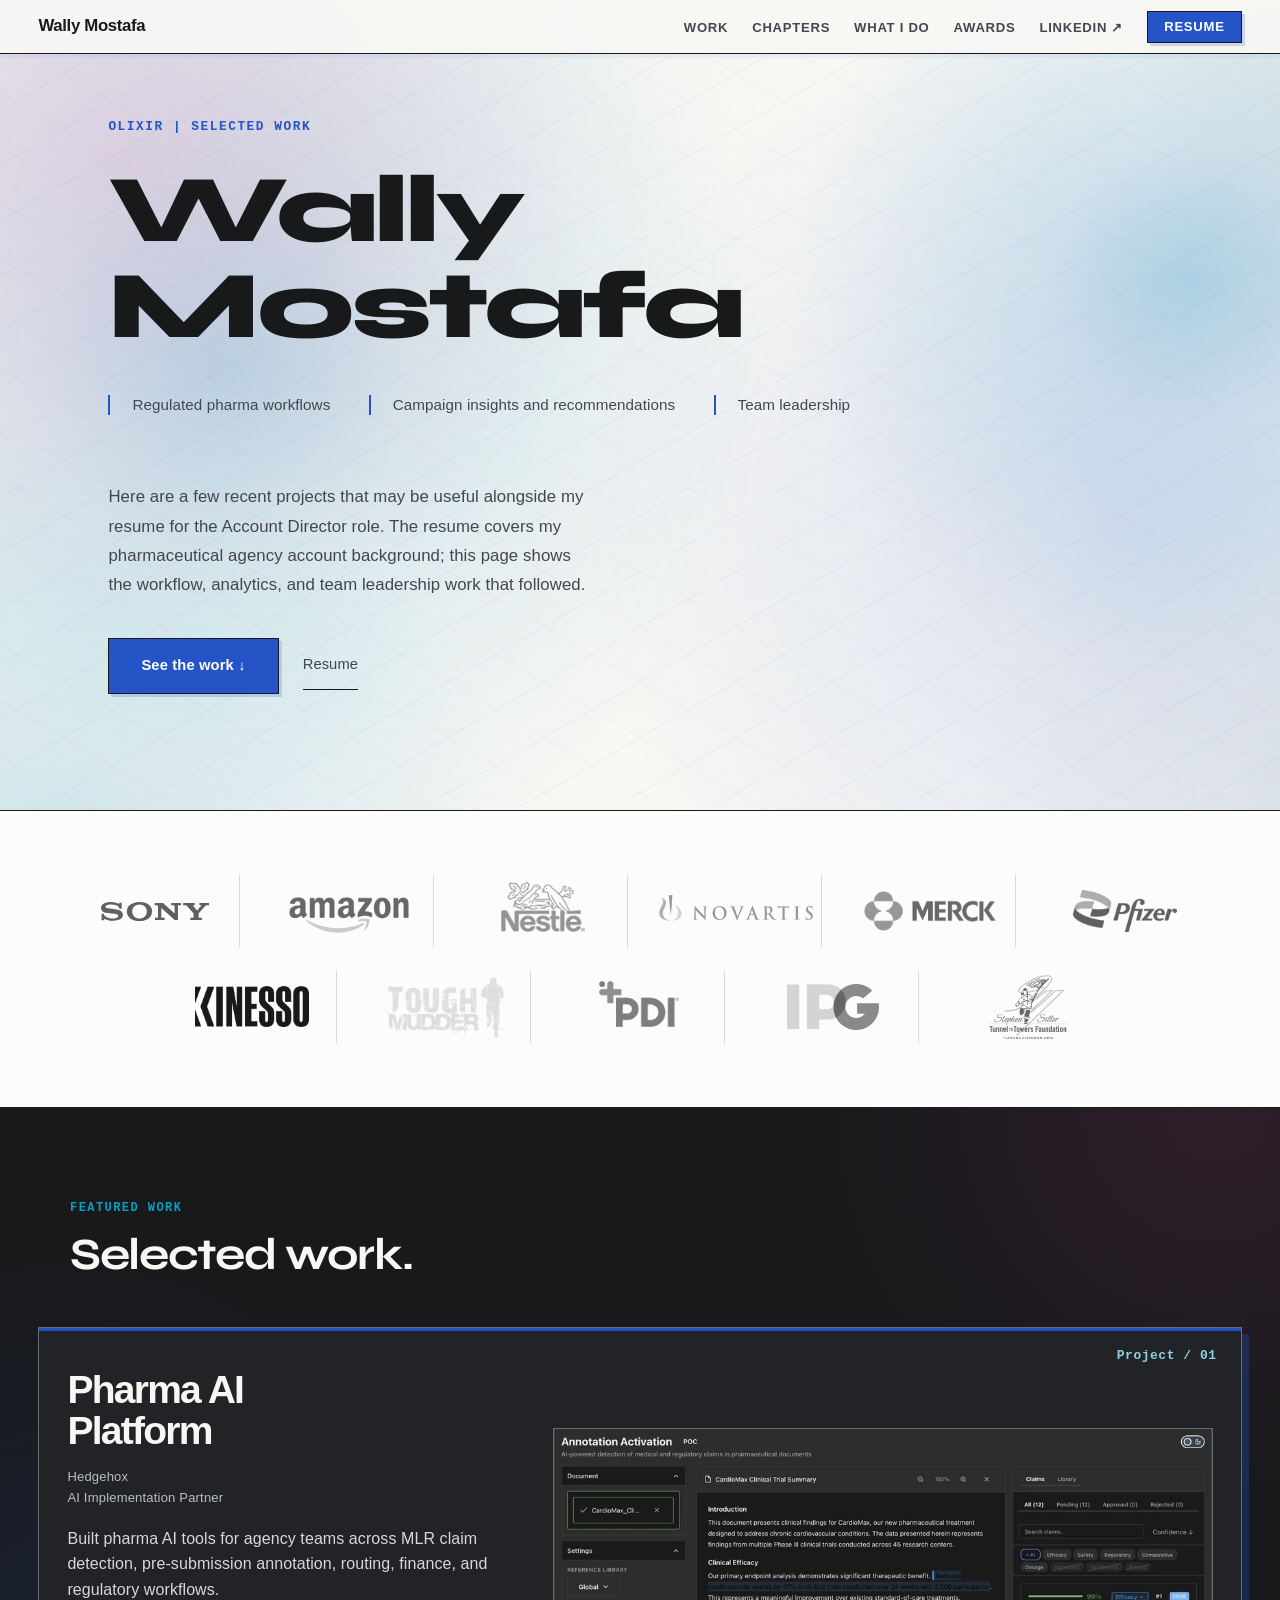
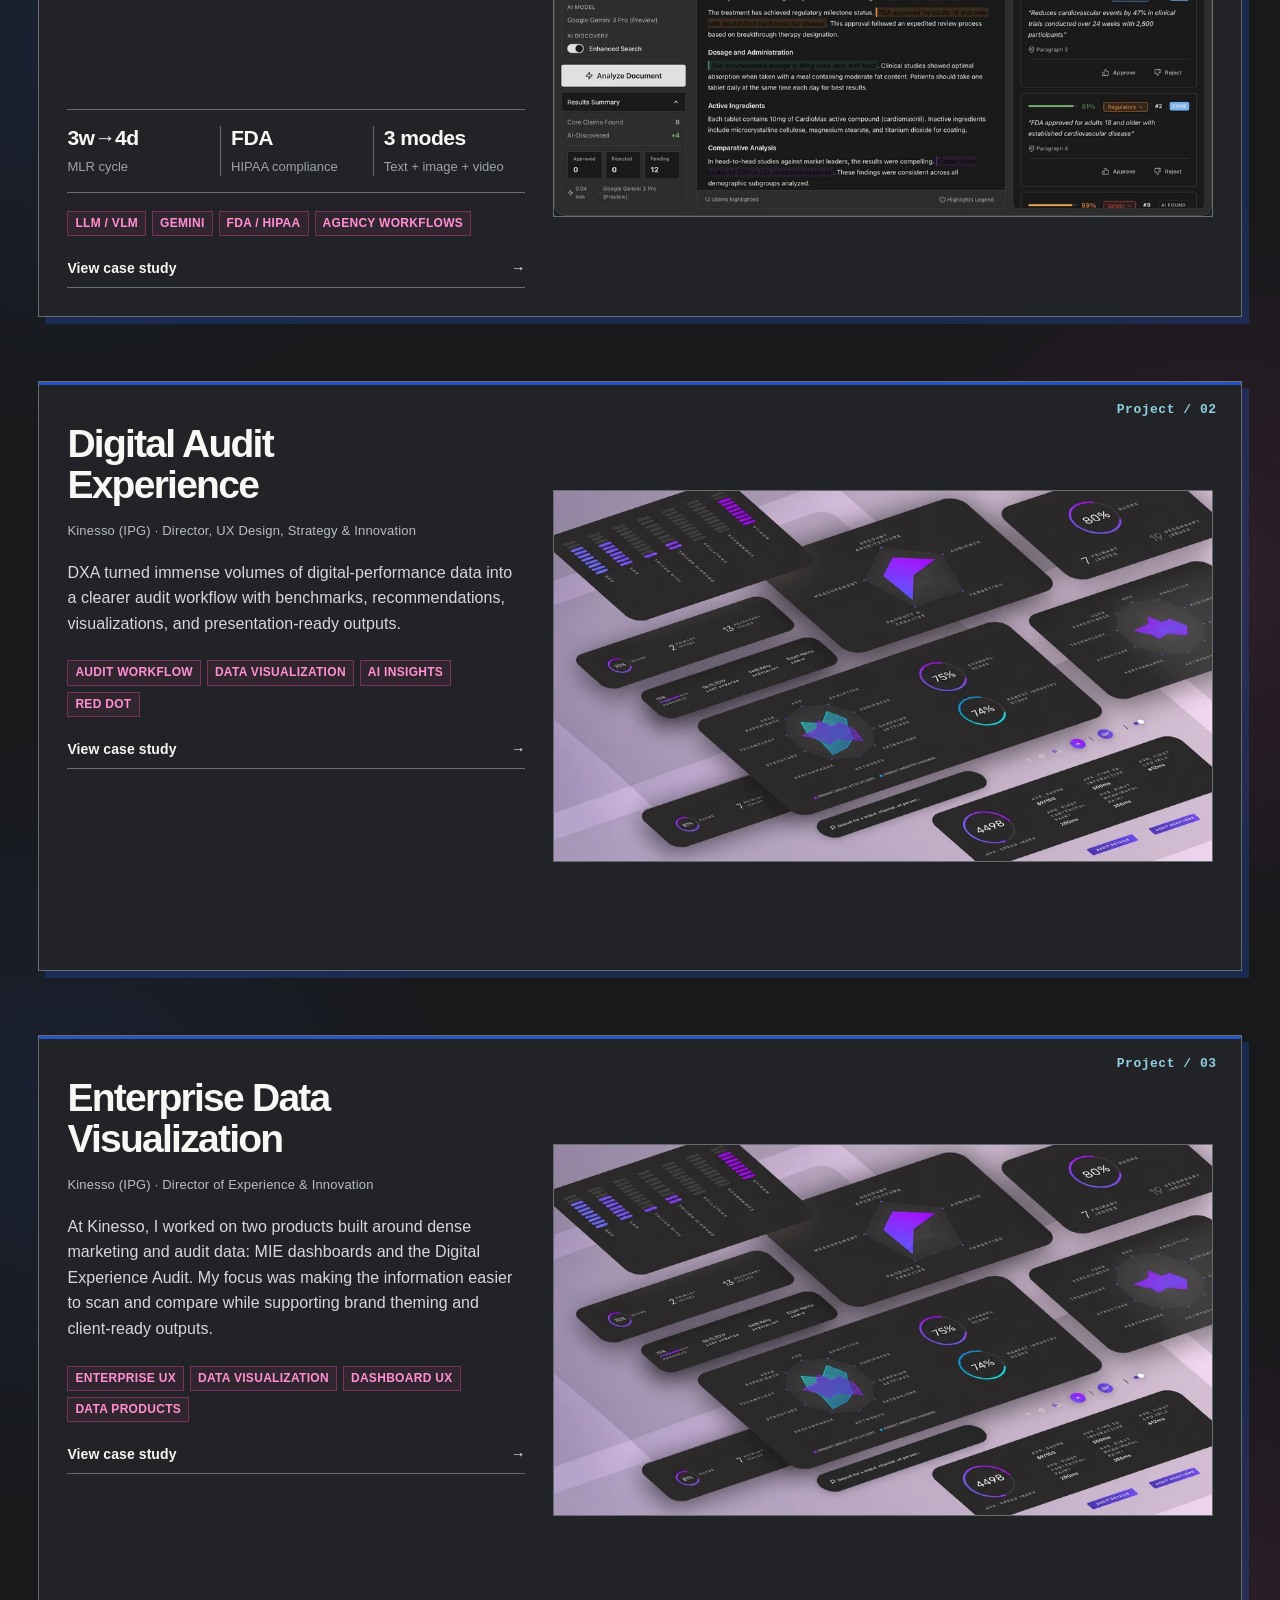
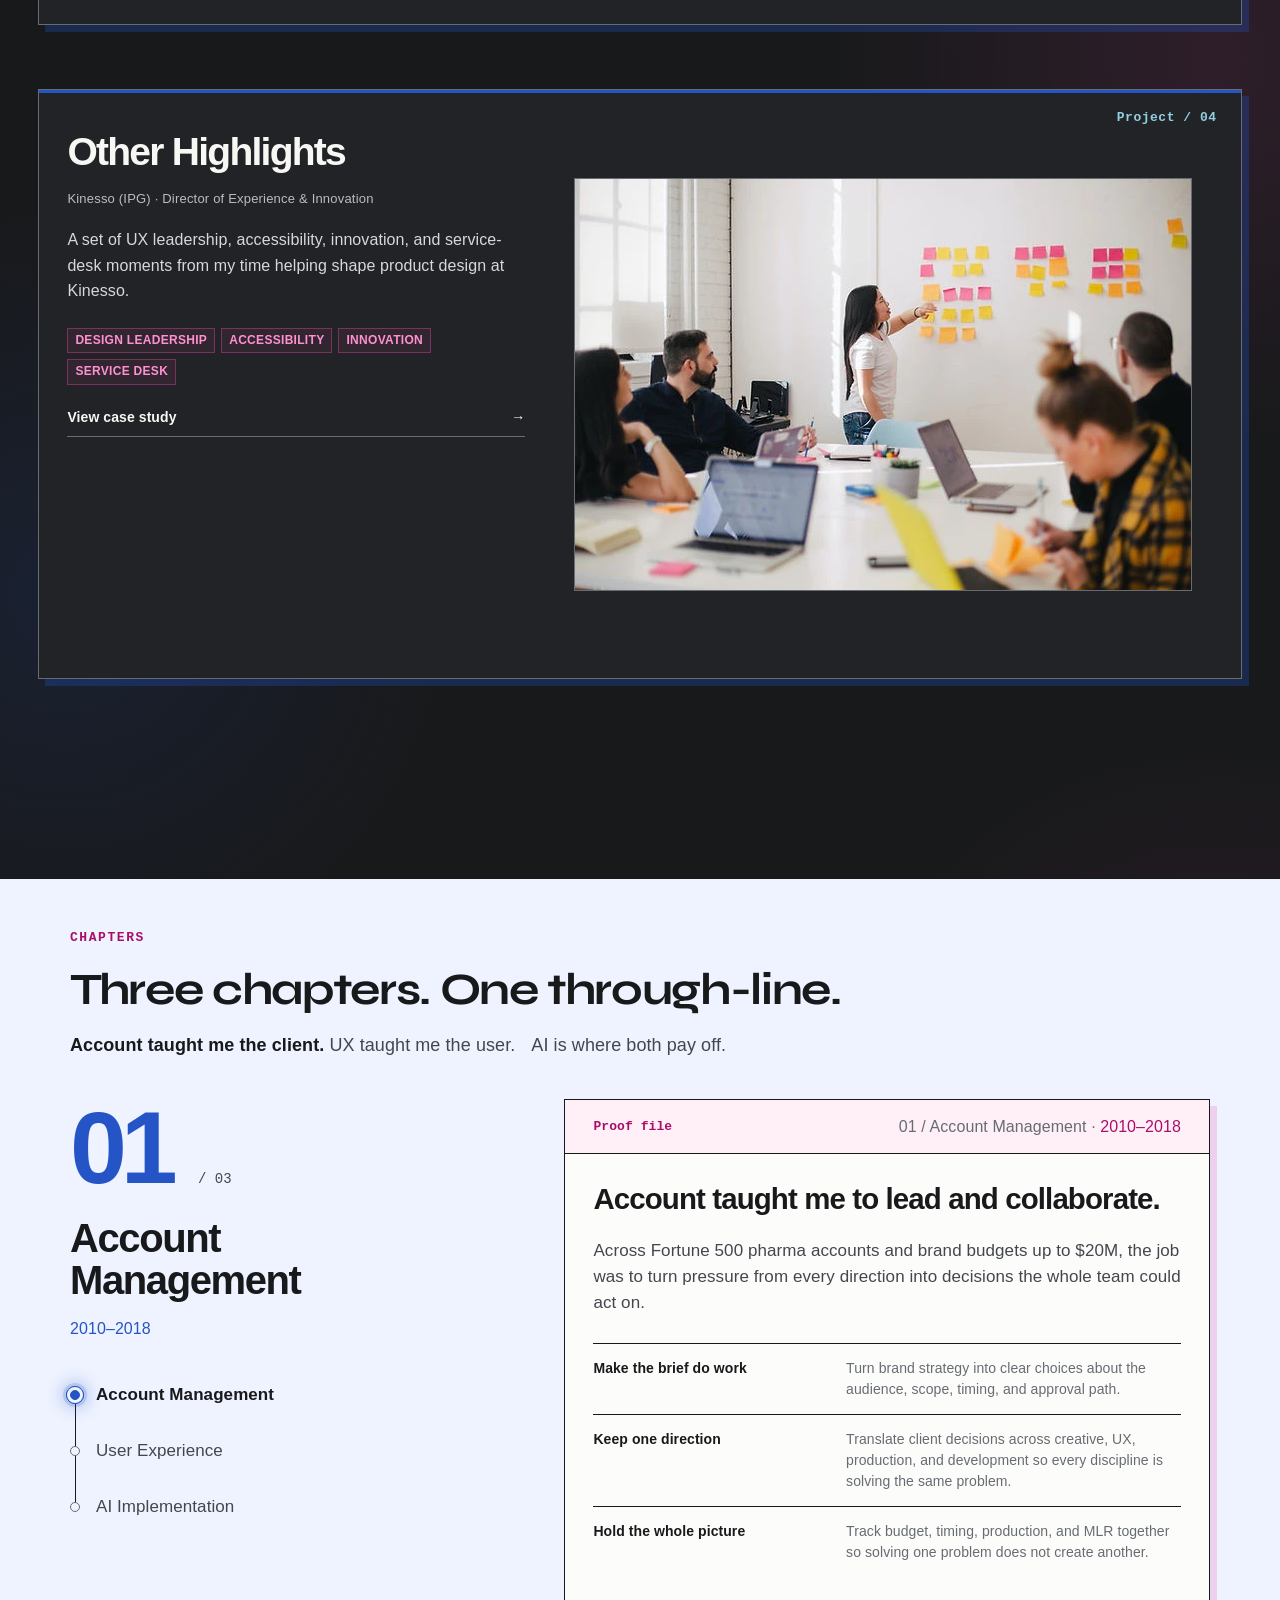
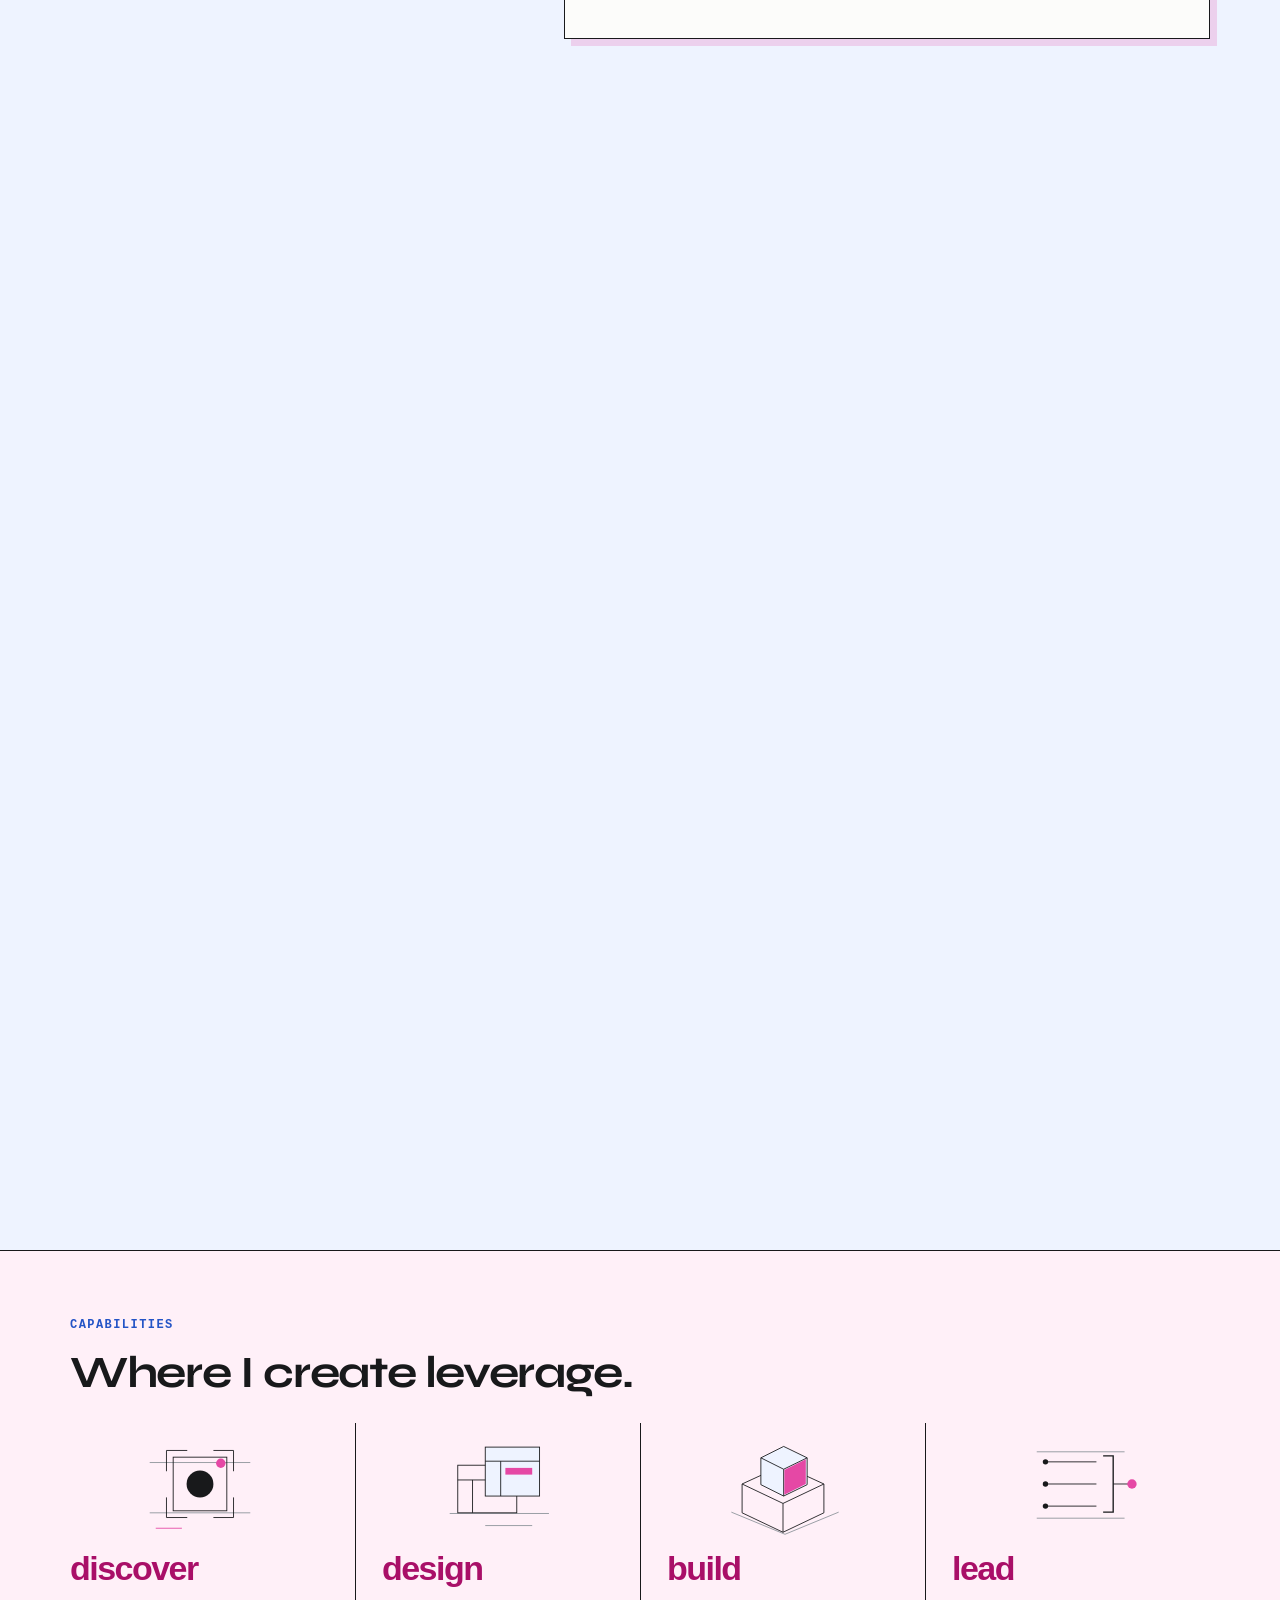
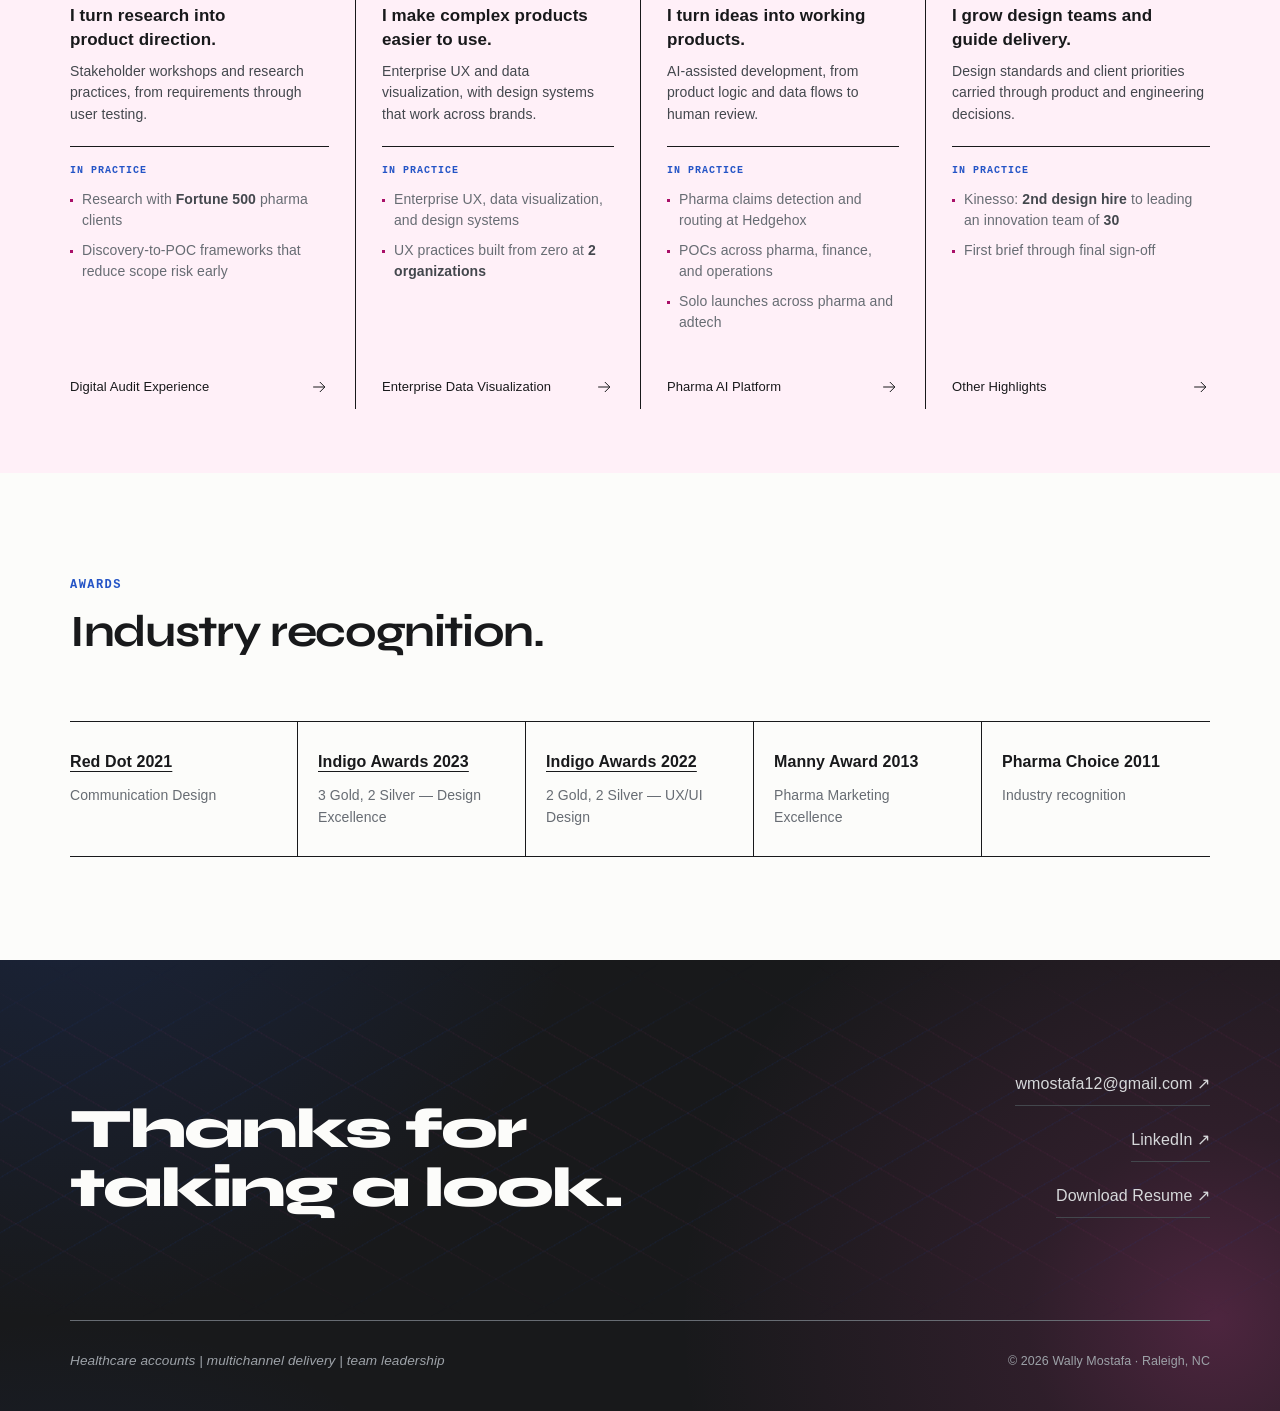
<file: olixir-account-director/index.html>
<!DOCTYPE html>
<html lang="en" class="proof-grid-homepage" data-design-concept="proof-grid">
<head>
<meta charset="UTF-8">
<meta name="viewport" content="width=device-width, initial-scale=1.0">
<title>OLIXIR Account Director | Wally Mostafa</title>
<meta name="description" content="Wally Mostafa's work for OLIXIR Account Director.">
<meta property="og:title" content="OLIXIR Account Director | Wally Mostafa">
<meta property="og:description" content="Wally Mostafa's work for OLIXIR Account Director.">
<meta property="og:type" content="website">
<meta property="og:url" content="https://wally-mostafa.github.io/olixir-account-director/">
<link rel="icon" href="../favicon.ico?v=2" sizes="any">
<link rel="apple-touch-icon" href="../apple-touch-icon.png?v=2">
<link rel="manifest" href="../site.webmanifest?v=2">
<meta name="theme-color" content="#1d1d1d">

<link rel="preconnect" href="https://fonts.googleapis.com">
<link rel="preconnect" href="https://fonts.gstatic.com" crossorigin>
<link href="https://fonts.googleapis.com/css2?family=Syne:wght@400;500;600;700;800&family=Instrument+Sans:ital,wght@0,400;0,500;0,600;0,700;1,400&display=swap" rel="stylesheet">

<style>
  :root {
    --ink: #1a1714;
    --ink-soft: #38332d;
    --ink-muted: #5c5550;
    --surface: #f8f5f0;
    --surface-warm: #f0ebe3;
    --surface-deep: #e6dfd5;
    --surface-tint: #f4f0e8;
    --accent: #c45a2d;
    --accent-hover: #a84820;
    --accent-light: rgba(196, 90, 45, 0.08);
    --rule: #d4ccc2;
    --rule-light: #e4ddd4;

    --radius-s: 4px;
    --radius-m: 12px;
    --radius-l: 16px;
    --shadow-s: 0 2px 8px rgba(26, 23, 20, 0.06);
    --shadow-m: 0 12px 28px rgba(26, 23, 20, 0.12);
    --shadow-l: 0 28px 70px rgba(26, 23, 20, 0.16);
    --accent-text: #a84820;   /* AA-safe accent for small text on light surfaces */
    --accent-bright: #d4753f; /* AA-safe accent for small text on dark surfaces */

    --font-display: 'Syne', sans-serif;
    --font-body: 'Instrument Sans', sans-serif;

    --space-xs: clamp(0.25rem, 0.5vw, 0.5rem);
    --space-s: clamp(0.5rem, 1vw, 0.75rem);
    --space-m: clamp(1rem, 2vw, 1.5rem);
    --space-l: clamp(1.5rem, 3vw, 2.5rem);
    --space-xl: clamp(2.5rem, 5vw, 4rem);
    --space-2xl: clamp(4rem, 8vw, 7rem);
    --space-3xl: clamp(6rem, 10vw, 10rem);

    --max-w: 1140px;
  }

  *, *::before, *::after { box-sizing: border-box; margin: 0; padding: 0; }

  html {
    scroll-behavior: smooth;
    -webkit-font-smoothing: antialiased;
    -moz-osx-font-smoothing: grayscale;
    overflow-x: hidden;
  }

  body {
    font-family: var(--font-body);
    font-size: clamp(1rem, 1.15vw, 1.125rem);
    line-height: 1.7;
    color: var(--ink);
    background: var(--surface);
    letter-spacing: 0.005em;
    overflow-x: hidden;
  }

  /* ── NAV ── */
  nav {
    position: fixed;
    top: 0;
    left: 0;
    right: 0;
    z-index: 100;
    padding: var(--space-s) var(--space-l);
    display: flex;
    justify-content: space-between;
    align-items: center;
    background: rgba(248, 245, 240, 0.92);
    backdrop-filter: blur(14px);
    -webkit-backdrop-filter: blur(14px);
    border-bottom: 1px solid var(--rule-light);
  }

  nav .name {
    font-family: var(--font-display);
    font-weight: 700;
    font-size: 1.05rem;
    color: var(--ink);
    letter-spacing: -0.02em;
    text-decoration: none;
  }

  nav .links {
    display: flex;
    gap: var(--space-m);
    align-items: center;
    list-style: none;
  }

  nav .links a {
    font-family: var(--font-body);
    font-size: 0.82rem;
    font-weight: 500;
    color: var(--ink-muted);
    text-decoration: none;
    text-transform: uppercase;
    letter-spacing: 0.08em;
    transition: color 0.2s;
    padding: 0.5rem 0;
  }

  nav .links a:hover { color: var(--accent); }

  /* Hamburger — hidden on desktop */
  .mobile-menu-btn {
    display: none;
    align-items: center;
    justify-content: center;
    width: 44px;
    height: 44px;
    background: none;
    border: none;
    cursor: pointer;
    color: var(--ink);
    padding: 0;
    -webkit-tap-highlight-color: transparent;
  }
  .close-icon { display: none; }

  nav .nav-cta {
    font-size: 0.82rem;
    font-weight: 600;
    color: var(--surface) !important;
    background: var(--ink);
    padding: 0.45rem 1rem !important;
    border-radius: var(--radius-s);
    transition: background 0.2s;
  }

  nav .nav-cta:hover { background: var(--accent); color: var(--surface) !important; }

  /* ── HERO CANVAS ── */
  .hero-canvas {
    position: fixed;
    top: 0;
    left: 0;
    width: 100%;
    height: 100%;
    z-index: 0;
    pointer-events: none;
    opacity: 0;
    transition: opacity 1.2s ease;
  }
  .hero-canvas.loaded { opacity: 1; }

  /* ── HERO ── */
  .hero {
    min-height: 90vh;
    display: flex;
    flex-direction: column;
    justify-content: center;
    padding: var(--space-2xl) var(--space-l);
    max-width: var(--max-w);
    margin: 0 auto;
    position: relative;
    z-index: 1;
  }

  .hero-eyebrow {
    font-family: var(--font-body);
    font-size: 0.8rem;
    font-weight: 600;
    text-transform: uppercase;
    letter-spacing: 0.15em;
    color: var(--accent-text);
    margin-bottom: var(--space-m);
    opacity: 0;
    transform: translateY(16px);
    animation: fadeUp 0.8s 0.2s ease-out forwards;
  }

  .hero h1 {
    font-family: var(--font-display);
    font-size: clamp(3.2rem, 7.5vw, 6rem);
    font-weight: 800;
    line-height: 1.0;
    letter-spacing: -0.04em;
    color: var(--ink);
    max-width: 12ch;
    opacity: 0;
    transform: translateY(24px);
    animation: fadeUp 0.8s 0.4s ease-out forwards;
  }

  .hero-tagline {
    margin-top: var(--space-l);
    display: flex;
    gap: var(--space-l);
    flex-wrap: wrap;
    opacity: 0;
    transform: translateY(16px);
    animation: fadeUp 0.8s 0.7s ease-out forwards;
  }

  .hero-tagline span {
    font-family: var(--font-display);
    font-size: clamp(1rem, 1.6vw, 1.25rem);
    font-weight: 500;
    color: var(--ink-soft);
    position: relative;
    padding-left: var(--space-m);
  }

  .hero-tagline span::before {
    content: '';
    position: absolute;
    left: 0;
    top: 0.2em;
    bottom: 0.2em;
    width: 3px;
    background: var(--accent);
    border-radius: 2px;
  }

  .hero-intro {
    margin-top: var(--space-xl);
    font-size: clamp(1.05rem, 1.25vw, 1.15rem);
    color: var(--ink-soft);
    max-width: 52ch;
    line-height: 1.75;
    opacity: 0;
    transform: translateY(16px);
    animation: fadeUp 0.8s 0.9s ease-out forwards;
  }

  .hero-cta {
    margin-top: var(--space-l);
    display: flex;
    gap: var(--space-m);
    align-items: center;
    flex-wrap: wrap;
    opacity: 0;
    transform: translateY(16px);
    animation: fadeUp 0.8s 1.1s ease-out forwards;
  }

  .btn-primary {
    display: inline-flex;
    align-items: center;
    gap: 0.5rem;
    font-family: var(--font-body);
    font-size: 0.92rem;
    font-weight: 600;
    color: var(--surface);
    background: var(--ink);
    padding: 0.9rem 2rem;
    border-radius: var(--radius-s);
    text-decoration: none;
    transition: background 0.25s, transform 0.2s;
    letter-spacing: 0.01em;
    min-height: 48px;
  }

  .btn-primary:hover {
    background: var(--accent);
    transform: translateY(-1px);
  }

  .btn-ghost {
    font-family: var(--font-body);
    font-size: 0.92rem;
    font-weight: 500;
    color: var(--ink-muted);
    text-decoration: none;
    border-bottom: 1px solid var(--rule);
    padding-bottom: 2px;
    transition: color 0.2s, border-color 0.2s;
    min-height: 48px;
    display: inline-flex;
    align-items: center;
  }

  .btn-ghost:hover {
    color: var(--accent);
    border-color: var(--accent);
  }

  /* ── SECTION COMMON ── */
  section { padding: var(--space-2xl) var(--space-l); }

  .section-inner { max-width: var(--max-w); margin: 0 auto; }

  .section-label {
    font-family: var(--font-body);
    font-size: 0.75rem;
    font-weight: 600;
    text-transform: uppercase;
    letter-spacing: 0.18em;
    color: var(--accent-text);
    margin-bottom: var(--space-s);
  }

  .section-title {
    font-family: var(--font-display);
    font-size: clamp(1.8rem, 3.5vw, 2.8rem);
    font-weight: 700;
    letter-spacing: -0.03em;
    color: var(--ink);
    margin-bottom: var(--space-xl);
    max-width: 20ch;
    line-height: 1.1;
  }

  /* ── TRUST STRIP ── */
  .trust-strip {
    padding: var(--space-xl) var(--space-l);
    border-top: 1px solid var(--rule-light);
  }

  /* ── CAPABILITIES ── */
  .capabilities { background: var(--surface-warm); }

  /* ── HOW I BUILD ── */
  .how-i-build { background: var(--surface); }

  .hib-grid {
    display: grid;
    grid-template-columns: 1fr 1fr;
    gap: var(--space-2xl);
    align-items: start;
    margin-top: var(--space-xl);
  }

  .hib-intro p {
    color: var(--ink-soft);
    font-size: 1rem;
    line-height: 1.8;
    margin-bottom: var(--space-m);
  }
  .hib-intro p:last-child { margin-bottom: 0; }

  .hib-lead {
    font-family: var(--font-display);
    font-size: clamp(1.45rem, 2.25vw, 2rem);
    font-weight: 700;
    letter-spacing: -0.03em;
    color: var(--ink);
    line-height: 1.15;
    max-width: 15ch;
    margin-bottom: var(--space-l);
  }

  .hib-flow {
    display: grid;
    gap: var(--space-m);
    margin: var(--space-l) 0;
    counter-reset: build-step;
  }

  .hib-step {
    list-style: none;
    display: grid;
    grid-template-columns: 3.25rem 1fr;
    gap: var(--space-m);
    padding-top: var(--space-m);
    border-top: 1px solid var(--rule-light);
    position: relative;
  }

  .hib-step::before {
    counter-increment: build-step;
    content: "0" counter(build-step);
    font-family: var(--font-display);
    font-size: clamp(1.35rem, 2vw, 1.8rem);
    font-weight: 800;
    line-height: 1;
    letter-spacing: -0.04em;
    color: var(--accent);
  }

  .hib-step h3 {
    font-family: var(--font-display);
    font-size: clamp(1.05rem, 1.45vw, 1.25rem);
    font-weight: 700;
    letter-spacing: -0.02em;
    color: var(--ink);
    line-height: 1.15;
    margin-bottom: 0.25rem;
  }

  .hib-step p {
    font-size: 0.92rem;
    line-height: 1.65;
    margin: 0;
    color: var(--ink-muted);
  }

  .hib-director-note {
    margin-top: var(--space-l);
    padding-top: var(--space-m);
    border-top: 2px solid var(--ink);
    max-width: 38ch;
  }

  .hib-director-note span {
    display: block;
    font-size: 0.72rem;
    font-weight: 700;
    text-transform: uppercase;
    letter-spacing: 0.14em;
    color: var(--accent-text);
    margin-bottom: var(--space-xs);
  }

  .hib-director-note p {
    font-size: 0.95rem;
    line-height: 1.65;
    color: var(--ink-soft);
    margin: 0;
  }

  .hib-stack {
    display: flex;
    flex-direction: column;
    gap: var(--space-m);
  }

  .hib-layer {
    border-top: 1px solid var(--rule);
    padding-top: var(--space-s);
  }

  .hib-layer-label {
    font-size: 0.7rem;
    font-weight: 700;
    text-transform: uppercase;
    letter-spacing: 0.12em;
    color: var(--ink-muted);
    margin-bottom: var(--space-xs);
  }

  .hib-layer-tools {
    display: flex;
    flex-wrap: wrap;
    gap: 0.4rem;
  }

  .hib-tool {
    font-family: var(--font-body);
    font-size: 0.78rem;
    font-weight: 500;
    color: var(--ink-soft);
    background: var(--surface-warm);
    border: 1px solid var(--rule-light);
    padding: 0.2rem 0.6rem;
    border-radius: var(--radius-s);
  }

  .hib-tool--accent {
    color: var(--accent-text);
    background: var(--accent-light);
    border-color: rgba(196, 90, 45, 0.2);
    font-weight: 600;
  }


  /* ── FEATURED WORK ── */
  #work { background: var(--ink); }
  #work .section-label { color: var(--accent-bright); }
  #work .section-title { color: var(--surface); }
  #work .work-number { color: rgba(248,245,240,0.12); }
  #work .work-meta h3 { color: var(--surface); }
  #work .work-meta .role { color: var(--accent-bright); }
  #work .work-body p { color: rgba(248,245,240,0.65); }
  #work .stat-number { color: var(--surface); }
  #work .stat-label { color: rgba(248,245,240,0.55); }
  #work .work-stats { border-top-color: rgba(248,245,240,0.1); }
  #work .tag { color: var(--accent-bright); background: rgba(196,90,45,0.12); border-color: rgba(196,90,45,0.25); }
  #work .work-link { color: var(--surface); border-bottom-color: rgba(248,245,240,0.25); }
  #work .work-link:hover { border-bottom-color: var(--accent-bright); color: var(--accent-bright); }
  #work .work-item { border-color: rgba(248,245,240,0.08); }

  /* Card-level hover: whole work-item is the link */
  #work .work-item:hover .work-number,
  #work .work-item:focus-visible .work-number { color: rgba(248,245,240,0.22); }
  #work .work-item:hover .work-meta h3,
  #work .work-item:focus-visible .work-meta h3 { color: var(--accent-bright); }
  #work .work-item:hover .work-link,
  #work .work-item:focus-visible .work-link {
    border-bottom-color: var(--accent-bright);
    color: var(--accent-bright);
  }
  #work .work-item:hover .work-link .arrow { transform: translateX(4px); }
  .work-item:focus-visible {
    outline: 2px solid var(--accent-bright);
    outline-offset: 4px;
    border-radius: var(--radius-s);
  }

  #work .work-more {
    margin-top: var(--space-2xl);
    padding-top: var(--space-l);
    border-top: 1px solid rgba(248, 245, 240, 0.1);
    color: rgba(248, 245, 240, 0.6);
    font-size: 0.92rem;
    line-height: 1.7;
    max-width: 72ch;
  }
  #work .work-more a {
    color: var(--surface);
    font-weight: 600;
    text-decoration: none;
    padding-bottom: 2px;
    border-bottom: 1.5px solid rgba(248, 245, 240, 0.25);
    margin-left: 0.4rem;
    white-space: nowrap;
    transition: color 0.2s, border-color 0.2s;
  }
  #work .work-more a:hover {
    color: var(--accent-bright);
    border-bottom-color: var(--accent-bright);
  }
  #work .work-more .arrow { display: inline-block; transition: transform 0.25s ease; }
  #work .work-more a:hover .arrow { transform: translateX(4px); }

  .work-grid { display: grid; gap: var(--space-3xl); }

  /* Project layout A: number left, content right */
  .work-item {
    display: grid;
    grid-template-columns: 280px 1fr;
    gap: var(--space-xl);
    align-items: start;
  }

  .work-meta {
    position: sticky;
    top: calc(60px + var(--space-l));
  }

  .work-number {
    font-family: var(--font-display);
    font-size: clamp(4rem, 6vw, 5.5rem);
    font-weight: 800;
    color: var(--rule);
    line-height: 1;
    letter-spacing: -0.04em;
    transition: color 0.25s ease;
  }

  .work-meta h3 {
    font-family: var(--font-display);
    font-size: clamp(1.5rem, 2.2vw, 1.9rem);
    font-weight: 700;
    letter-spacing: -0.02em;
    color: var(--ink);
    margin-bottom: var(--space-xs);
    line-height: 1.15;
    transition: color 0.25s ease;
  }

  .work-meta .role {
    font-size: 0.82rem;
    font-weight: 600;
    text-transform: uppercase;
    letter-spacing: 0.08em;
    color: var(--accent);
    margin-bottom: var(--space-m);
    line-height: 1.5;
  }

  .work-body p {
    color: var(--ink-soft);
    margin-bottom: var(--space-m);
    font-size: 1rem;
    line-height: 1.7;
    max-width: 60ch;
  }

  .work-stats {
    display: flex;
    gap: var(--space-xl);
    flex-wrap: wrap;
    margin-top: var(--space-l);
    padding-top: var(--space-l);
    border-top: 1px solid var(--rule-light);
  }

  .stat { display: flex; flex-direction: column; }

  .stat-number {
    font-family: var(--font-display);
    font-size: clamp(1.8rem, 2.8vw, 2.4rem);
    font-weight: 800;
    color: var(--ink);
    letter-spacing: -0.03em;
    line-height: 1.1;
  }

  .stat-label {
    font-size: 0.75rem;
    font-weight: 500;
    text-transform: uppercase;
    letter-spacing: 0.1em;
    color: var(--ink-muted);
    margin-top: 4px;
  }

  .work-link {
    display: inline-flex;
    align-items: center;
    gap: 0.4rem;
    font-family: var(--font-body);
    font-weight: 600;
    font-size: 0.9rem;
    color: var(--accent);
    text-decoration: none;
    margin-top: var(--space-l);
    padding-bottom: 2px;
    border-bottom: 1.5px solid transparent;
    transition: border-color 0.2s;
  }

  .work-link:hover { border-bottom-color: var(--accent); }

  .work-link .arrow {
    display: inline-block;
    transition: transform 0.25s ease;
  }

  .work-tags {
    display: flex;
    flex-wrap: wrap;
    gap: 0.4rem;
    margin-top: var(--space-m);
  }

  .tag {
    font-family: var(--font-body);
    font-size: 0.7rem;
    font-weight: 600;
    text-transform: uppercase;
    letter-spacing: 0.06em;
    color: var(--accent);
    background: var(--accent-light);
    border: 1px solid rgba(196, 90, 45, 0.15);
    padding: 0.25rem 0.6rem;
    border-radius: var(--radius-s);
    white-space: nowrap;
  }

  /* Divider between major sections */
  .section-divider {
    max-width: var(--max-w);
    margin: 0 auto;
    padding: 0 var(--space-l);
  }

  .section-divider hr {
    border: none;
    height: 1px;
    background: var(--rule);
  }

  /* ── CAREER ARC ── */
  .arc { background: var(--surface-warm); color: var(--ink); }
  .arc .section-label { color: var(--accent); }
  .arc .section-title { color: var(--ink); }

  .arc-timeline {
    position: relative;
    padding-left: var(--space-xl);
  }

  .arc-timeline::before {
    content: '';
    position: absolute;
    left: 0;
    top: 8px;
    bottom: 8px;
    width: 2px;
    background: linear-gradient(to bottom, var(--accent), rgba(196, 90, 45, 0.2));
  }

  .arc-item {
    position: relative;
    margin-bottom: var(--space-xl);
    padding-bottom: var(--space-l);
  }

  .arc-item:last-child { margin-bottom: 0; padding-bottom: 0; }

  .arc-item::before {
    content: '';
    position: absolute;
    left: calc(-1 * var(--space-xl) - 4px);
    top: 6px;
    width: 10px;
    height: 10px;
    border-radius: 50%;
    background: var(--accent);
    border: 2px solid var(--surface-warm);
    transition: transform 0.3s cubic-bezier(0.34, 1.56, 0.64, 1),
                box-shadow 0.3s ease;
  }

  /* Ripple ring on hover */
  .arc-item::after {
    content: '';
    position: absolute;
    left: calc(-1 * var(--space-xl) - 8px);
    top: 2px;
    width: 18px;
    height: 18px;
    border-radius: 50%;
    border: 2px solid var(--accent);
    opacity: 0;
    transform: scale(0.5);
    transition: opacity 0.35s ease, transform 0.35s cubic-bezier(0.34, 1.56, 0.64, 1);
  }

  .arc-item:hover::before {
    transform: scale(1.35);
    box-shadow: 0 0 0 4px rgba(196, 90, 45, 0.15);
  }

  .arc-item:hover::after {
    opacity: 1;
    transform: scale(1);
  }

  .arc-year {
    font-family: var(--font-display);
    font-size: 0.78rem;
    font-weight: 700;
    text-transform: uppercase;
    letter-spacing: 0.12em;
    color: var(--accent-text);
    margin-bottom: 6px;
    transition: letter-spacing 0.3s ease;
  }

  .arc-item:hover .arc-year {
    letter-spacing: 0.18em;
  }

  .arc-item h3 {
    font-family: var(--font-display);
    font-size: clamp(1.15rem, 1.6vw, 1.35rem);
    font-weight: 700;
    color: var(--ink);
    letter-spacing: -0.01em;
    margin-bottom: 4px;
    line-height: 1.25;
    transition: color 0.25s ease, transform 0.25s ease;
  }

  .arc-item:hover h3 {
    color: var(--accent);
    transform: translateX(4px);
  }

  .arc-item .arc-org {
    font-size: 0.9rem;
    font-weight: 500;
    color: var(--ink-muted);
    margin-bottom: var(--space-s);
    transition: transform 0.25s ease 0.04s;
  }

  .arc-item:hover .arc-org {
    transform: translateX(4px);
  }

  .arc-item p {
    font-size: 0.92rem;
    color: var(--ink-soft);
    line-height: 1.65;
    max-width: 55ch;
    transition: color 0.25s ease;
  }

  .arc-item:hover p {
    color: var(--ink);
  }

  /* Transition strip before arc */
  .pre-arc-strip {
    background: var(--surface-warm);
    padding: var(--space-l) var(--space-l) 0;
  }

  .pre-arc-strip .section-inner {
    border-top: 1px solid rgba(196, 90, 45, 0.3);
  }

  /* ── AWARDS ── */
  .awards { background: var(--surface-tint); }

  .awards-grid {
    display: grid;
    grid-template-columns: repeat(auto-fit, minmax(200px, 1fr));
    gap: var(--space-m);
  }

  .award-item {
    padding: var(--space-m) var(--space-l);
    border: 1.5px solid var(--rule);
    border-radius: var(--radius-s);
    transition: border-color 0.2s, transform 0.2s;
    background: var(--surface);
  }

  .award-item:hover {
    border-color: var(--accent);
    transform: translateY(-2px);
  }

  .award-name {
    font-family: var(--font-display);
    font-size: 1rem;
    font-weight: 700;
    color: var(--ink);
    line-height: 1.3;
    text-decoration: none;
    transition: color 0.2s, border-color 0.2s;
  }

  /* Underline only the award names that are actually links */
  a.award-name {
    border-bottom: 1px solid var(--rule);
  }

  a.award-name:hover {
    color: var(--accent);
    border-color: var(--accent);
  }

  .award-detail {
    font-size: 0.82rem;
    color: var(--ink-muted);
    margin-top: 4px;
  }

  /* ── CONTACT ── */
  .contact { background: var(--surface-warm); }

  .contact-inner {
    max-width: var(--max-w);
    margin: 0 auto;
    display: grid;
    grid-template-columns: 1.2fr 1fr;
    gap: var(--space-xl);
    align-items: end;
  }

  .contact h2 {
    font-family: var(--font-display);
    font-size: clamp(2.2rem, 4.5vw, 3.5rem);
    font-weight: 800;
    letter-spacing: -0.035em;
    color: var(--ink);
    line-height: 1.05;
  }

  .contact-subtitle {
    font-size: 1rem;
    color: var(--ink-soft);
    margin-top: var(--space-s);
    line-height: 1.6;
    max-width: 40ch;
  }

  .contact-links {
    display: flex;
    flex-direction: column;
    gap: var(--space-s);
    align-items: flex-end;
  }

  .contact-links a {
    font-family: var(--font-body);
    font-size: 1rem;
    font-weight: 500;
    color: var(--ink-soft);
    text-decoration: none;
    padding: 0.4rem 0;
    border-bottom: 1px solid var(--rule-light);
    transition: color 0.2s, border-color 0.2s;
    min-height: 44px;
    display: inline-flex;
    align-items: center;
  }

  .contact-links a:hover {
    color: var(--accent);
    border-bottom-color: var(--accent);
  }

  /* ── FOOTER ── */
  footer {
    padding: var(--space-l) var(--space-l);
    border-top: 1px solid var(--rule-light);
  }

  .footer-inner {
    max-width: var(--max-w);
    margin: 0 auto;
    display: flex;
    justify-content: space-between;
    align-items: baseline;
    flex-wrap: wrap;
    gap: var(--space-s);
  }

  .footer-sign-off {
    font-family: var(--font-body);
    font-size: 0.85rem;
    color: var(--ink-muted);
    font-style: italic;
  }

  footer .copyright {
    font-size: 0.78rem;
    color: var(--ink-muted);
    opacity: 0.6;
  }

  /* ── ANIMATIONS ── */
  @keyframes fadeUp {
    to { opacity: 1; transform: translateY(0); }
  }

  /* Reveal animations — progressive enhancement only.
     Elements are visible by default. JS adds .reveal-pending to hide them,
     then IntersectionObserver adds .visible to animate them in.
     If JS fails, everything stays visible. */
  .reveal-pending {
    opacity: 0;
    transform: translateY(20px);
    transition: opacity 0.6s ease-out, transform 0.6s ease-out;
  }

  .reveal-pending.visible {
    opacity: 1;
    transform: translateY(0);
  }

  /* Timeline-specific scroll build */
  .arc-timeline .reveal-pending {
    opacity: 0;
    transform: translateX(-18px);
    transition: opacity 0.5s ease-out, transform 0.5s cubic-bezier(0.22, 1, 0.36, 1);
  }

  .arc-timeline .reveal-pending.visible {
    opacity: 1;
    transform: translateX(0);
  }

  /* Dot pops in with a spring when the item becomes visible */
  .arc-timeline .reveal-pending::before {
    transform: scale(0);
    transition: transform 0.4s cubic-bezier(0.34, 1.56, 0.64, 1) 0.2s;
  }

  .arc-timeline .reveal-pending.visible::before {
    transform: scale(1);
  }

  /* Stagger each arc-item by position */
  .arc-timeline .reveal-pending:nth-child(1) { transition-delay: 0s; }
  .arc-timeline .reveal-pending:nth-child(2) { transition-delay: 0.1s; }
  .arc-timeline .reveal-pending:nth-child(3) { transition-delay: 0.18s; }
  .arc-timeline .reveal-pending:nth-child(4) { transition-delay: 0.26s; }
  .arc-timeline .reveal-pending:nth-child(5) { transition-delay: 0.34s; }

  /* Dot spring delay needs to account for item stagger too */
  .arc-timeline .reveal-pending:nth-child(1)::before { transition-delay: 0.2s; }
  .arc-timeline .reveal-pending:nth-child(2)::before { transition-delay: 0.3s; }
  .arc-timeline .reveal-pending:nth-child(3)::before { transition-delay: 0.38s; }
  .arc-timeline .reveal-pending:nth-child(4)::before { transition-delay: 0.46s; }
  .arc-timeline .reveal-pending:nth-child(5)::before { transition-delay: 0.54s; }

  /* Stagger children */
  .stagger-pending > * {
    opacity: 0;
    transform: translateY(16px);
    transition: opacity 0.5s ease-out, transform 0.5s ease-out;
  }

  .stagger-pending.visible > *:nth-child(1) { transition-delay: 0.05s; }
  .stagger-pending.visible > *:nth-child(2) { transition-delay: 0.1s; }
  .stagger-pending.visible > *:nth-child(3) { transition-delay: 0.15s; }
  .stagger-pending.visible > *:nth-child(4) { transition-delay: 0.2s; }
  .stagger-pending.visible > *:nth-child(5) { transition-delay: 0.25s; }

  .stagger-pending.visible > * {
    opacity: 1;
    transform: translateY(0);
  }

  /* ── RESPONSIVE ── */
  @media (max-width: 900px) {
    .cap-grid { grid-template-columns: repeat(2, 1fr); }
    .work-item { grid-template-columns: 1fr; gap: var(--space-m); }
    .work-meta { position: static; }
  }

  @media (max-width: 1119px) {
    /* Nav: hide desktop links, show hamburger */
    nav .links { display: none; }
    nav .mobile-menu-btn { display: flex; }
    /* Mobile menu: full screen overlay */
    #nav.menu-open { z-index: 200; }
    #nav.menu-open .links {
      display: flex !important;
      flex-direction: column;
      position: fixed;
      top: 0;
      left: 0;
      right: 0;
      bottom: 0;
      width: 100vw;
      height: 100vh;
      height: 100dvh;
      background: var(--surface);
      padding: 100px 32px 32px;
      gap: 0;
      z-index: 199;
      overflow-y: auto;
    }
    #nav.menu-open .links li {
      border-bottom: 1px solid var(--rule-light);
      list-style: none;
    }
    #nav.menu-open .links li:last-child { border-bottom: none; }
    #nav.menu-open .links a {
      display: flex;
      align-items: center;
      min-height: 56px;
      padding: 4px 0;
      font-size: 1.1rem;
      text-transform: none;
      letter-spacing: 0.01em;
      color: var(--ink);
    }
    #nav.menu-open .nav-cta {
      display: inline-flex !important;
      margin-top: var(--space-l);
      width: fit-content;
      padding: 0.85rem 1.6rem !important;
      font-size: 1rem !important;
      color: var(--surface) !important;
    }
    /* Toggle hamburger to X */
    #nav.menu-open .mobile-menu-btn { position: relative; z-index: 201; }
    #nav.menu-open .hamburger-icon { display: none !important; }
    #nav.menu-open .close-icon { display: block !important; }

  }

  @media (max-width: 640px) {
    /* Padding consistency: 24px sides */
    section { padding-left: 24px; padding-right: 24px; }
    .hero { padding-left: 24px; padding-right: 24px; }
    nav { padding-left: 24px; padding-right: 24px; }
    .trust-strip { padding-left: 24px; padding-right: 24px; }
    footer { padding-left: 24px; padding-right: 24px; }

    /* Hero adjustments */
    .hero { min-height: 90vh; padding-top: calc(60px + var(--space-xl)); }
    .hero-eyebrow {
      max-width: 28ch;
      line-height: 1.5;
    }
    .hero h1 {
      font-size: clamp(2.25rem, 12vw, 2.8rem);
      max-width: 100%;
      letter-spacing: 0;
    }
    .hero-tagline { flex-direction: column; gap: var(--space-s); }
    .hero-intro { font-size: 1rem; }
    .hero-cta { flex-direction: column; gap: var(--space-s); align-items: flex-start; }
    .btn-primary, .btn-ghost { min-height: 48px; }

    /* How I Build */
    .hib-grid { grid-template-columns: 1fr; gap: var(--space-xl); }
    .hib-lead { max-width: 18ch; }
    .hib-step { grid-template-columns: 2.75rem 1fr; gap: var(--space-s); }

    /* Capabilities */
    .cap-grid { grid-template-columns: 1fr; }
    .cap-item { padding: var(--space-m) 0; }
    .cap-item h3 { font-size: 1.3rem; }
    .cap-item p { font-size: 1rem; }
    .cap-proof li { font-size: 0.92rem; }

    /* Work items: ensure "View case study" is tappable */
    .work-item { gap: var(--space-s); padding-bottom: var(--space-xl); }
    .work-number { font-size: clamp(3rem, 12vw, 4rem); }
    .work-meta h3 { font-size: clamp(1.4rem, 5vw, 1.7rem); }
    .work-body p { font-size: 1rem; line-height: 1.7; }
    .work-link {
      min-height: 48px;
      padding: 12px 0;
      font-size: 1rem;
      display: inline-flex;
      align-items: center;
    }
    .work-stats { gap: var(--space-l); }
    .stat-number { font-size: clamp(1.6rem, 6vw, 2rem); }
    .stat-label { font-size: 0.8rem; margin-top: 2px; }

    /* Timeline */
    .arc-timeline { padding-left: var(--space-l); }
    .arc-item::before { left: calc(-1 * var(--space-l) - 4px); }
    .arc-item::after { left: calc(-1 * var(--space-l) - 8px); }
    .arc-item h3 { font-size: 1.15rem; }
    .arc-item p { font-size: 0.95rem; }
    .arc-item .arc-org { font-size: 0.92rem; }
    .arc-item { margin-bottom: var(--space-l); padding-bottom: var(--space-m); }

    /* Awards */
    .awards-grid { grid-template-columns: 1fr 1fr; gap: var(--space-s); }
    .award-item { padding: var(--space-s) var(--space-m); }
    .award-name { font-size: 0.92rem; }
    .award-detail { font-size: 0.8rem; }

    /* Contact */
    .contact-inner { grid-template-columns: 1fr; gap: var(--space-l); }
    .contact-links { align-items: flex-start; }
    .contact-links a { min-height: 48px; font-size: 1rem; }
    .contact h2 { font-size: clamp(2rem, 8vw, 2.8rem); }

    /* Footer */
    .footer-inner { flex-direction: column; gap: var(--space-s); }
    .footer-sign-off { font-size: 0.88rem; }

    /* Section title */
    .section-title { font-size: clamp(1.6rem, 6vw, 2.2rem); }
  }

  @media (max-width: 380px) {
    .awards-grid { grid-template-columns: 1fr; }
    .hero h1 { font-size: 2.2rem; }
    .work-stats { flex-direction: column; gap: var(--space-m); }
  }

  @media (prefers-reduced-motion: reduce) {
    *, *::before, *::after {
      animation-duration: 0.01ms !important;
      transition-duration: 0.01ms !important;
    }
  }
</style>
<link rel="stylesheet" href="../assets/portfolio-revision/revision.css?v=fd5b1d494d20">
  <link rel="stylesheet" href="design-concept.css" data-design-concept-stylesheet>
</head>
<body>

<canvas class="hero-canvas" id="hero-canvas" aria-hidden="true" data-state="fallback"></canvas>

<nav id="nav">
  <a href="index.html" class="name">Wally Mostafa</a>
  <button class="mobile-menu-btn" type="button" aria-label="Open navigation" aria-controls="navigation-links" aria-expanded="false">
    <svg class="hamburger-icon" width="24" height="24" viewBox="0 0 24 24" fill="none" stroke="currentColor" stroke-width="2" stroke-linecap="round"><line x1="3" y1="6" x2="21" y2="6"/><line x1="3" y1="12" x2="21" y2="12"/><line x1="3" y1="18" x2="21" y2="18"/></svg>
    <svg class="close-icon" width="24" height="24" viewBox="0 0 24 24" fill="none" stroke="currentColor" stroke-width="2" stroke-linecap="round"><line x1="6" y1="6" x2="18" y2="18"/><line x1="6" y1="18" x2="18" y2="6"/></svg>
  </button>
  <ul class="links" id="navigation-links">
    <li><a href="#work">Work</a></li>
    <li><a href="#chapters">Chapters</a></li>
    <li><a href="#capabilities">What I Do</a></li>
    <li><a href="#awards">Awards</a></li>
    <li><a href="https://linkedin.com/in/wallymo" target="_blank" rel="noopener">LinkedIn ↗</a></li>
    <li><a href="../output/pdf/Wally-Mostafa-OLIXIR-Account-Director-Resume.pdf" class="nav-cta">Resume</a></li>
  </ul>
</nav>

<!-- HERO -->
<section class="hero">
  <div class="hero-eyebrow">OLIXIR | Selected Work</div>
  <h1>Wally Mostafa</h1>
  <div class="hero-tagline">
    <span>Regulated pharma workflows</span>
    <span>Campaign insights and recommendations</span>
    <span>Team leadership</span>
  </div>
  <p class="hero-intro">
    Here are a few recent projects that may be useful alongside my resume for the Account Director role. The resume covers my pharmaceutical agency account background; this page shows the workflow, analytics, and team leadership work that followed.
  </p>
  <div class="hero-cta">
    <a href="#work" class="btn-primary">See the work ↓</a>
    <a href="../output/pdf/Wally-Mostafa-OLIXIR-Account-Director-Resume.pdf" class="btn-ghost">Resume</a>
  </div>
</section>

<!-- TRUST STRIP -->
<section class="trust-strip" id="clients" aria-label="Client and agency logos">
  <svg class="trust-filters" aria-hidden="true" focusable="false" xmlns="http://www.w3.org/2000/svg">
    <defs>
      <filter id="trust-mudder-ink" color-interpolation-filters="sRGB">
        <feComponentTransfer><feFuncA type="linear" slope="5" intercept="0"/></feComponentTransfer>
      </filter>
    </defs>
  </svg>
  <div class="trust-names">
    <div class="trust-logo trust-logo--sony"><img src="../assets/imagery/logos/logo-sony-clean.svg" alt="Sony" loading="lazy"></div>
    <div class="trust-logo trust-logo--amazon"><img src="../assets/imagery/logos/logo-amazon-clean.webp" alt="Amazon" loading="lazy"></div>
    <div class="trust-logo trust-logo--nestle"><img src="../assets/imagery/logos/logo-nestle-clean.webp" alt="Nestlé" loading="lazy"></div>
    <div class="trust-logo trust-logo--novartis"><img src="../assets/imagery/logos/logo-novartis-clean.webp" alt="Novartis" loading="lazy"></div>
    <div class="trust-logo trust-logo--merck"><img src="../assets/imagery/logos/logo-merck-clean.webp" alt="Merck" loading="lazy"></div>
    <div class="trust-logo trust-logo--pfizer"><img src="../assets/imagery/logos/logo-pfizer-clean.webp" alt="Pfizer" loading="lazy"></div>
    <div class="trust-logo trust-logo--kinesso"><img src="../assets/imagery/logos/logo-kinesso-clean.webp" alt="IPG Kinesso" loading="lazy"></div>
    <div class="trust-logo trust-logo--mudder"><img src="../assets/imagery/logos/logo-tough-mudder-clean.webp" alt="Tough Mudder" loading="lazy"></div>
    <div class="trust-logo trust-logo--pdi"><img src="../assets/imagery/logos/logo-pdi-clean.webp" alt="PDI" loading="lazy"></div>
    <div class="trust-logo trust-logo--ipg"><img src="../assets/imagery/logos/logo-ipg-health-clean.webp" alt="IPG Health" loading="lazy"></div>
    <div class="trust-logo trust-logo--tunnel"><img src="../assets/imagery/logos/logo-tunnel-to-towers-clean.webp" alt="Tunnel to Towers Foundation" loading="lazy"></div>
  </div>
</section>

<!-- FEATURED WORK -->
<section id="work">
  <div class="section-inner">
    <div class="section-label reveal">Featured Work</div>
    <h2 class="section-title reveal">Selected work.</h2>

    <div class="work-grid">

      <a href="project-01.html" class="work-item" style="text-decoration: none; color: inherit;">
        <div class="work-meta">
          <div class="work-number">01</div>
          <h3>Pharma AI Platform</h3>
          <div class="role">Hedgehox<br>AI Implementation Partner</div>
        </div>
        <div class="work-media"><img src="../assets/portfolio-revision/project-01.webp" alt="Claims Detector document review with highlighted claims and approval controls" width="960" height="566" loading="lazy" decoding="async"></div>
  <div class="work-body">
          <p>
            Built pharma AI tools for agency teams across MLR claim detection, pre-submission annotation, routing, finance, and regulatory workflows.
          </p>
          <div class="work-stats">
            <div class="stat">
              <span class="stat-number">3w→4d</span>
              <span class="stat-label">MLR cycle</span>
            </div>
            <div class="stat">
              <span class="stat-number">FDA</span>
              <span class="stat-label">HIPAA compliance</span>
            </div>
            <div class="stat">
              <span class="stat-number">3 modes</span>
              <span class="stat-label">Text + image + video</span>
            </div>
          </div>
          <div class="work-tags">
            <span class="tag">LLM / VLM</span>
            <span class="tag">Gemini</span>
            <span class="tag">FDA / HIPAA</span>
            <span class="tag">Agency workflows</span>
          </div>
          <span class="work-link">View case study <span class="arrow">→</span></span>
        </div>
      </a>

      <a href="project-06.html" class="work-item reveal" style="text-decoration: none; color: inherit;">
  <div class="work-meta">
    <div class="work-number">02</div>
    <h3>Digital Audit Experience</h3>
    <div class="role">Kinesso (IPG) · Director, UX Design, Strategy &amp; Innovation</div>
  </div>
  <div class="work-media"><img src="../assets/portfolio-revision/project-06-clean.webp" alt="Digital Audit Experience screens showing performance scores and benchmark charts" width="960" height="540" loading="lazy" decoding="async"></div>
  <div class="work-body">
    <p>DXA turned immense volumes of digital-performance data into a clearer audit workflow with benchmarks, recommendations, visualizations, and presentation-ready outputs.</p>
    <div class="work-tags">
            <span class="tag">Audit Workflow</span>
            <span class="tag">Data Visualization</span>
            <span class="tag">AI Insights</span>
            <span class="tag">Red Dot</span>
          </div>
    <span class="work-link">View case study <span class="arrow">→</span></span>
  </div>
</a>

      <a href="project-03.html" class="work-item reveal" style="text-decoration: none; color: inherit;">
  <div class="work-meta">
    <div class="work-number">03</div>
    <h3>Enterprise Data Visualization</h3>
    <div class="role">Kinesso (IPG) · Director of Experience &amp; Innovation</div>
  </div>
  <div class="work-media"><img src="../assets/portfolio-revision/project-03.webp" alt="Digital audit dashboard designs with channel scores and comparison charts" width="960" height="540" loading="lazy" decoding="async"></div>
  <div class="work-body">
    <p>At Kinesso, I worked on two products built around dense marketing and audit data: MIE dashboards and the Digital Experience Audit. My focus was making the information easier to scan and compare while supporting brand theming and client-ready outputs.</p>
    <div class="work-tags">
            <span class="tag">Enterprise UX</span>
            <span class="tag">Data Visualization</span>
            <span class="tag">Dashboard UX</span>
            <span class="tag">Data Products</span>
          </div>
    <span class="work-link">View case study <span class="arrow">→</span></span>
  </div>
</a>

      <a href="project-07.html" class="work-item reveal" style="text-decoration: none; color: inherit;">
  <div class="work-meta">
    <div class="work-number">04</div>
    <h3>Other Highlights</h3>
    <div class="role">Kinesso (IPG) · Director of Experience &amp; Innovation</div>
  </div>
  <div class="work-media"><img src="../assets/portfolio-revision/project-07.webp" alt="Workshop participants discussing grouped sticky notes" width="616" height="411" loading="lazy" decoding="async"></div>
  <div class="work-body">
    <p>A set of UX leadership, accessibility, innovation, and service-desk moments from my time helping shape product design at Kinesso.</p>
    <div class="work-tags">
            <span class="tag">Design Leadership</span>
            <span class="tag">Accessibility</span>
            <span class="tag">Innovation</span>
            <span class="tag">Service Desk</span>
          </div>
    <span class="work-link">View case study <span class="arrow">→</span></span>
  </div>
</a>

    </div>

  </div>
</section>

<!-- CAREER CHAPTERS -->
<section id="chapters" aria-labelledby="chapters-title" data-active-chapter="account">
  <div class="chapter-journey">
    <div class="chapter-frame">
  <div class="chapter-intro">
      <div class="chapter-eyebrow">Chapters</div>
      <h2 id="chapters-title"><span>Three chapters.</span> <span>One through-line.</span></h2>
      <p class="chapter-summary">
        <span class="chapter-summary-clause" data-chapter="account" data-copy="Account taught me the client."><span>Account taught me the client.</span></span>
        <span class="chapter-summary-clause" data-chapter="ux" data-copy="UX taught me the user."><span>UX taught me the user.</span></span>
        <span class="chapter-summary-clause" data-chapter="ai" data-copy="AI is where both pay off."><span>AI is where both pay off.</span></span>
      </p>
  </div>
    <div class="chapter-shell">
      <div class="chapter-tabs" role="navigation" aria-label="Career chapters">
        <a class="chapter-tab" id="chapter-tab-1" href="#chapter-1">Account Management</a>
        <a class="chapter-tab" id="chapter-tab-2" href="#chapter-2">User Experience</a>
        <a class="chapter-tab" id="chapter-tab-3" href="#chapter-3">AI Implementation</a>
      </div>
      <div class="chapter-entries">
      <article class="chapter-state is-active" id="chapter-1" aria-labelledby="chapter-name-1">
        <div class="chapter-identity">
          <div class="chapter-count" aria-hidden="true"><span class="chapter-number">01</span><span class="chapter-total">/ 03</span></div>
          <h3 class="chapter-name" id="chapter-name-1"><span>Account</span> <span>Management</span></h3>
          <p class="chapter-dates">2010–2018</p>
        </div>
        <div class="chapter-proof">
        <div class="stage-chrome" aria-hidden="true"><span>Proof file</span><p class="chapter-period"><span>01 / Account Management</span> · <span class="chapter-years">2010–2018</span></p></div>
        <div class="chapter-copy">
        <h4>Account taught me to lead and collaborate.</h4>
        <p>Across Fortune 500 pharma accounts and brand budgets up to $20M, the job was to turn pressure from every direction into decisions the whole team could act on.</p>
        <dl class="chapter-points">
          <div class="chapter-point"><dt>Make the brief do work</dt><dd>Turn brand strategy into clear choices about the audience, scope, timing, and approval path.</dd></div>
          <div class="chapter-point"><dt>Keep one direction</dt><dd>Translate client decisions across creative, UX, production, and development so every discipline is solving the same problem.</dd></div>
          <div class="chapter-point"><dt>Hold the whole picture</dt><dd>Track budget, timing, production, and MLR together so solving one problem does not create another.</dd></div>
        </dl>
        </div>
        </div>
      </article>
      <article class="chapter-state" id="chapter-2" aria-labelledby="chapter-name-2">
        <div class="chapter-identity">
          <div class="chapter-count" aria-hidden="true"><span class="chapter-number">02</span><span class="chapter-total">/ 03</span></div>
          <h3 class="chapter-name" id="chapter-name-2"><span>User</span> <span>Experience</span></h3>
          <p class="chapter-dates">2018–2023</p>
        </div>
        <div class="chapter-proof">
        <div class="stage-chrome" aria-hidden="true"><span>Proof file</span><p class="chapter-period"><span>02 / User Experience</span> · <span class="chapter-years">2018–2023</span></p></div>
        <div class="chapter-copy">
        <h4>UX taught me to shape the work itself.</h4>
        <p>Across 20+ products, UX gave me a way to move past opinion: watch how people worked, make the problem visible, and test the answer.</p>
        <dl class="chapter-points">
          <div class="chapter-point"><dt>Research the real work</dt><dd>Interviews, prototype tests, and product data exposed where users got stuck and what mattered.</dd></div>
          <div class="chapter-point"><dt>Put decisions in the flow</dt><dd>Journey maps became guided steps, live previews, drafts, and review states people could understand.</dd></div>
          <div class="chapter-point"><dt>Give teams one language</dt><dd>Shared components, research docs, and coaching helped a 30-person team build without starting from zero.</dd></div>
        </dl>
        </div>
        </div>
      </article>
      <article class="chapter-state" id="chapter-3" aria-labelledby="chapter-name-3">
        <div class="chapter-identity">
          <div class="chapter-count" aria-hidden="true"><span class="chapter-number">03</span><span class="chapter-total">/ 03</span></div>
          <h3 class="chapter-name" id="chapter-name-3"><span>AI</span> <span>Implementation</span></h3>
          <p class="chapter-dates">2023–now</p>
        </div>
        <div class="chapter-proof">
        <div class="stage-chrome" aria-hidden="true"><span>Proof file</span><p class="chapter-period"><span>03 / AI Implementation</span> · <span class="chapter-years">2023–now</span></p></div>
        <div class="chapter-copy">
        <h4>Building with AI lets me take ideas from A to Z.</h4>
        <p>The work starts before the model: find the decision a client needs to make, narrow it to the smallest useful proof, then design evidence and human review into the product.</p>
        <dl class="chapter-points">
          <div class="chapter-point"><dt>Prove one thing first</dt><dd>Each POC answers one business question, giving the client evidence for what is worth building next.</dd></div>
          <div class="chapter-point"><dt>Build the whole loop</dt><dd>Connect intake, model behavior, interface, sources, and review so the demo works like a product.</dd></div>
          <div class="chapter-point"><dt>Change the actual job</dt><dd>One pharma route fell from eight hours to ten minutes; MLR review prep went from three weeks to four days.</dd></div>
        </dl>
        </div>
        </div>
      </article>
      </div>
    </div>
    </div>
  </div>
</section>

<!-- HOW I BUILD -->

<!-- CAPABILITIES -->
<section class="capabilities" id="capabilities" aria-labelledby="capabilities-title">
  <div class="section-inner">
    <header class="cap-header">
      <p class="section-label">Capabilities</p>
      <h2 class="section-title" id="capabilities-title">Where I create leverage.</h2>
    </header>
    <div class="cap-fields">
      <article class="cap-field" data-capability="discover">
        <svg class="cap-field-art" viewBox="0 0 190 170" role="img" aria-label="Discover geometric illustration">
          <path class="faint" d="M20 50h150M20 125h150"/>
          <g class="moving aperture">
            <rect x="55" y="42" width="80" height="80"/>
            <path d="M45 63V32h31m39 0h30v31m0 39v30h-30m-39 0H45v-30"/>
          </g>
          <circle class="solid" cx="95" cy="82" r="20"/>
          <circle class="rust" cx="126" cy="51" r="7"/>
          <path class="rust-line" d="M29 148h39"/>
        </svg>
        <h3 class="cap-name">
          <span class="cap-verb">discover<svg class="cap-hand-rule" viewBox="0 0 160 9" preserveAspectRatio="none" aria-hidden="true">
              <path d="M2 5 Q36 0 78 5 T158 4"/>
            </svg>
          </span>
        </h3>
        <div class="cap-description">
          <p class="cap-summary">I turn research into product direction.</p>
          <p class="cap-method">Stakeholder workshops and research practices, from requirements through user testing.</p>
        </div>
        <div class="cap-evidence">
          <p class="cap-evidence-label">In practice</p>
          <ul class="cap-proof">
            <li>Research with <strong>Fortune 500</strong> pharma clients</li>
            <li>Discovery-to-POC frameworks that reduce scope risk early</li>
          </ul>
          <a href="project-06.html">Digital Audit Experience</a>
        </div>
      </article>
      <article class="cap-field" data-capability="design">
        <svg class="cap-field-art" viewBox="0 0 190 170" role="img" aria-label="Design geometric illustration">
          <path class="faint" d="M23 126h148"/>
          <rect x="35" y="54" width="88" height="71"/>
          <path d="M35 76h88M57 76v49"/>
          <g class="moving frame-part">
            <rect class="paper" x="76" y="27" width="81" height="73"/>
            <path d="M76 48h81M99 48v52"/>
            <rect class="rust" x="106" y="58" width="40" height="10"/>
          </g>
          <path class="faint" d="M76 144h70"/>
        </svg>
        <h3 class="cap-name">
          <span class="cap-verb">design<svg class="cap-hand-rule" viewBox="0 0 160 9" preserveAspectRatio="none" aria-hidden="true">
              <path d="M2 5 Q36 0 78 5 T158 4"/>
            </svg>
          </span>
        </h3>
        <div class="cap-description">
          <p class="cap-summary">I make complex products easier to use.</p>
          <p class="cap-method">Enterprise UX and data visualization, with design systems that work across brands.</p>
        </div>
        <div class="cap-evidence">
          <p class="cap-evidence-label">In practice</p>
          <ul class="cap-proof">
            <li>Enterprise UX, data visualization, and design systems</li>
            <li>UX practices built from zero at <strong>2 organizations</strong></li>
          </ul>
          <a href="project-03.html">Enterprise Data Visualization</a>
        </div>
      </article>
      <article class="cap-field" data-capability="build">
        <svg class="cap-field-art" viewBox="0 0 190 170" role="img" aria-label="Build geometric illustration">
          <path class="faint" d="m18 124 80 33 80-33"/>
          <path d="m34 82 61-28 61 28-61 29-61-29Zm0 0v43l61 29 61-29V82m-61 29v43"/>
          <g class="moving block-part">
            <path class="paper" d="m62 43 34-17 35 17v40l-35 17-34-17Z"/>
            <path d="m62 43 34 17 35-17M96 60v40"/>
            <path class="rust" d="m97 61 32-16v37l-32 16Z"/>
          </g>
        </svg>
        <h3 class="cap-name">
          <span class="cap-verb">build<svg class="cap-hand-rule" viewBox="0 0 160 9" preserveAspectRatio="none" aria-hidden="true">
              <path d="M2 5 Q36 0 78 5 T158 4"/>
            </svg>
          </span>
        </h3>
        <div class="cap-description">
          <p class="cap-summary">I turn ideas into working products.</p>
          <p class="cap-method">AI-assisted development, from product logic and data flows to human review.</p>
        </div>
        <div class="cap-evidence">
          <p class="cap-evidence-label">In practice</p>
          <ul class="cap-proof">
            <li>Pharma claims detection and routing at Hedgehox</li>
            <li>POCs across pharma, finance, and operations</li>
            <li>Solo launches across pharma and adtech</li>
          </ul>
          <a href="project-01.html">Pharma AI Platform</a>
        </div>
      </article>
      <article class="cap-field" data-capability="lead">
        <svg class="cap-field-art" viewBox="0 0 190 170" role="img" aria-label="Lead geometric illustration">
          <path class="faint" d="M29 34h131M29 133h131"/>
          <path d="M42 49h76M42 82h76M42 115h76"/>
          <circle class="solid" cx="42" cy="49" r="4"/>
          <circle class="solid" cx="42" cy="82" r="4"/>
          <circle class="solid" cx="42" cy="115" r="4"/>
          <g class="moving bracket-part">
            <path stroke-width="2" d="M128 40h15v84h-15"/>
            <path d="M143 82h27"/>
            <circle class="rust" cx="171" cy="82" r="7"/>
          </g>
        </svg>
        <h3 class="cap-name">
          <span class="cap-verb">lead<svg class="cap-hand-rule" viewBox="0 0 160 9" preserveAspectRatio="none" aria-hidden="true">
              <path d="M2 5 Q36 0 78 5 T158 4"/>
            </svg>
          </span>
        </h3>
        <div class="cap-description">
          <p class="cap-summary">I grow design teams and guide delivery.</p>
          <p class="cap-method">Design standards and client priorities carried through product and engineering decisions.</p>
        </div>
        <div class="cap-evidence">
          <p class="cap-evidence-label">In practice</p>
          <ul class="cap-proof">
            <li>Kinesso: <strong>2nd design hire</strong> to leading an innovation team of <strong>30</strong></li>
            <li>First brief through final sign-off</li>
          </ul>
          <a href="project-07.html">Other Highlights</a>
        </div>
      </article>
    </div>
  </div>
</section>

<!-- AWARDS -->
<section class="awards" id="awards">
  <div class="section-inner">
    <div class="section-label reveal">Awards</div>
    <h2 class="section-title reveal" style="max-width: 26ch;">Industry recognition.</h2>
    <div class="awards-grid stagger reveal">
      <div class="award-item">
        <a href="https://www.red-dot.org/project/dxa-digital-experience-audit-55219" target="_blank" rel="noopener" class="award-name" data-award-cursor="red-dot">Red Dot 2021</a>
        <span class="award-detail">Communication Design</span>
      </div>
      <div class="award-item">
        <a href="https://www.indigoaward.com/winners/6748" target="_blank" rel="noopener" class="award-name" data-award-cursor="indigo">Indigo Awards 2023</a>
        <span class="award-detail">3 Gold, 2 Silver — Design Excellence</span>
      </div>
      <div class="award-item">
        <a href="https://www.indigoaward.com/winners/4629" target="_blank" rel="noopener" class="award-name" data-award-cursor="indigo">Indigo Awards 2022</a>
        <span class="award-detail">2 Gold, 2 Silver — UX/UI Design</span>
      </div>
      <div class="award-item">
        <span class="award-name">Manny Award 2013</span>
        <span class="award-detail">Pharma Marketing Excellence</span>
      </div>
      <div class="award-item">
        <span class="award-name">Pharma Choice 2011</span>
        <span class="award-detail">Industry recognition</span>
      </div>
    </div>
  </div>
</section>

<!-- CONTACT -->
<section class="contact" id="contact">
  <div class="section-inner">
    <div class="contact-inner">
      <div>
        <h2 class="reveal">Thanks for taking a look.</h2>
      </div>
      <div class="contact-links reveal">
        <a href="mailto:wmostafa12@gmail.com">wmostafa12@gmail.com ↗</a>
        <a href="https://linkedin.com/in/wallymo" target="_blank" rel="noopener">LinkedIn ↗</a>
        <a href="../output/pdf/Wally-Mostafa-OLIXIR-Account-Director-Resume.pdf" download="Wally-Mostafa-OLIXIR-Account-Director-Resume.pdf">Download Resume ↗</a>
      </div>
    </div>
  </div>
</section>

<footer>
  <div class="footer-inner">
    <span class="footer-sign-off">Healthcare accounts | multichannel delivery | team leadership</span>
    <span class="copyright">&copy; 2026 Wally Mostafa · Raleigh, NC</span>
  </div>
</footer>

<div class="award-cursor" aria-hidden="true">
  <span class="award-cursor-face">
    <span class="award-cursor-mark">
      <img class="award-cursor-logo award-logo-red-dot" src="../assets/award-logos/red-dot.png" alt="" draggable="false" width="128" height="210">
      <img class="award-cursor-logo award-logo-indigo" src="../assets/award-logos/indigo.png" alt="" draggable="false" width="48" height="42">
    </span>
  </span>
</div>

<!-- Reading content stays visible; decorative motion is progressively enhanced. -->

<!-- HERO: the original bulbs, scoped to the visible hero. -->
<script src="../assets/portfolio-revision/hero-atmosphere.js?v=b6a7f5250cfe"></script>

<script src="../assets/vendor/gsap-3.12.5.min.js"></script>
<script src="../assets/portfolio-revision/revision.js?v=609052b51526"></script>
</body>
</html>
</file>
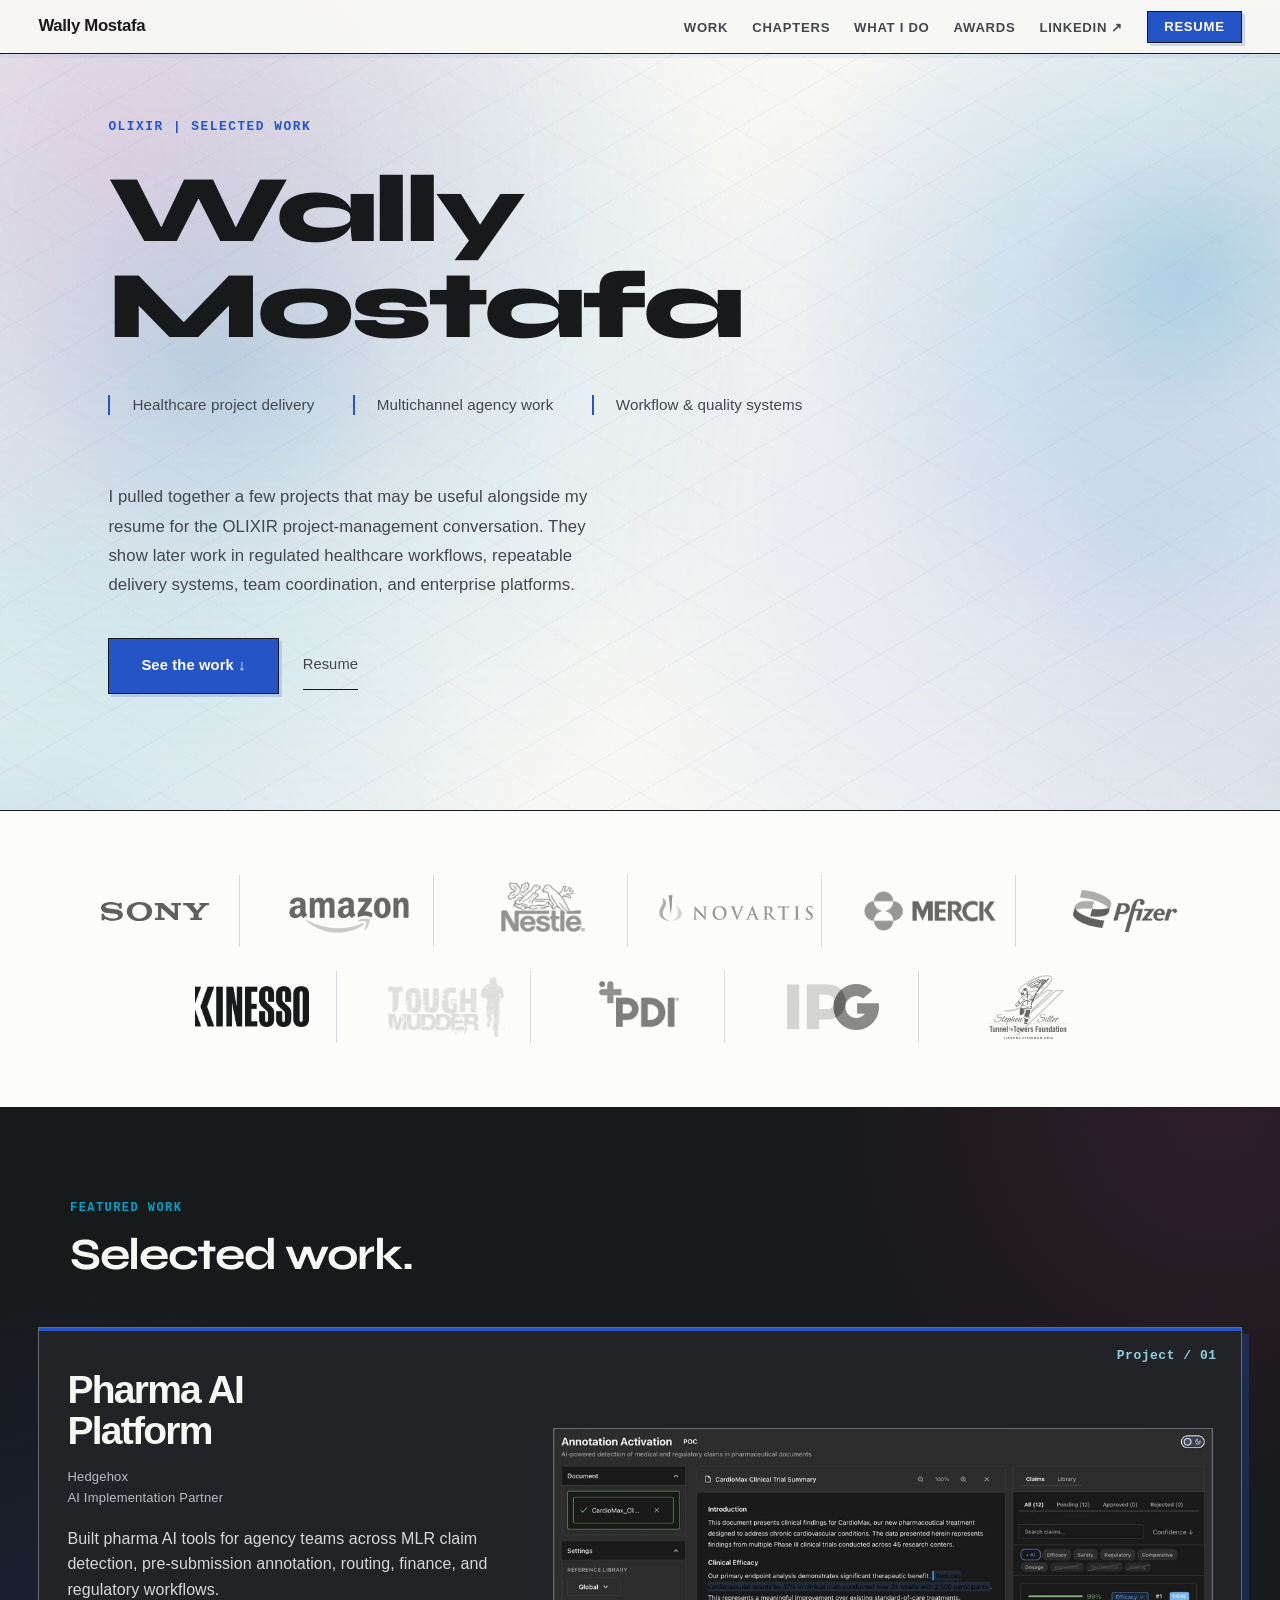
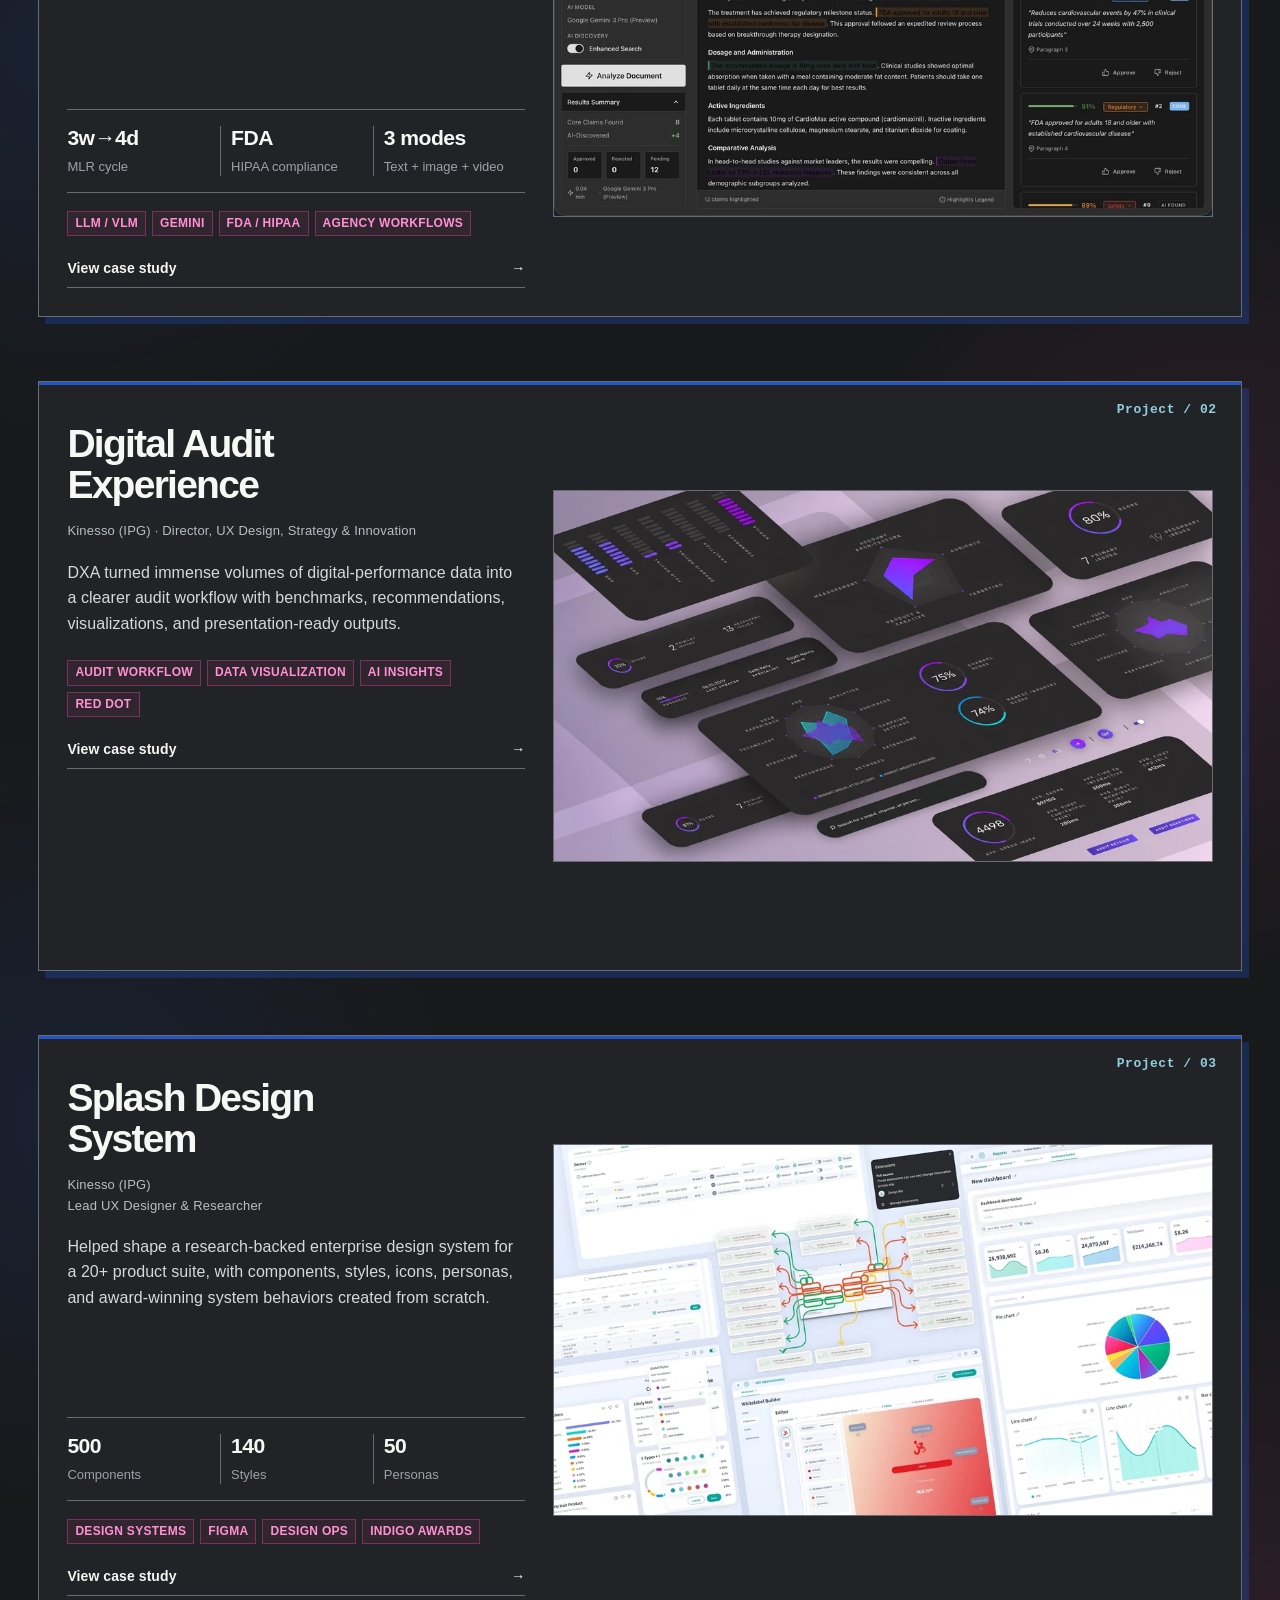
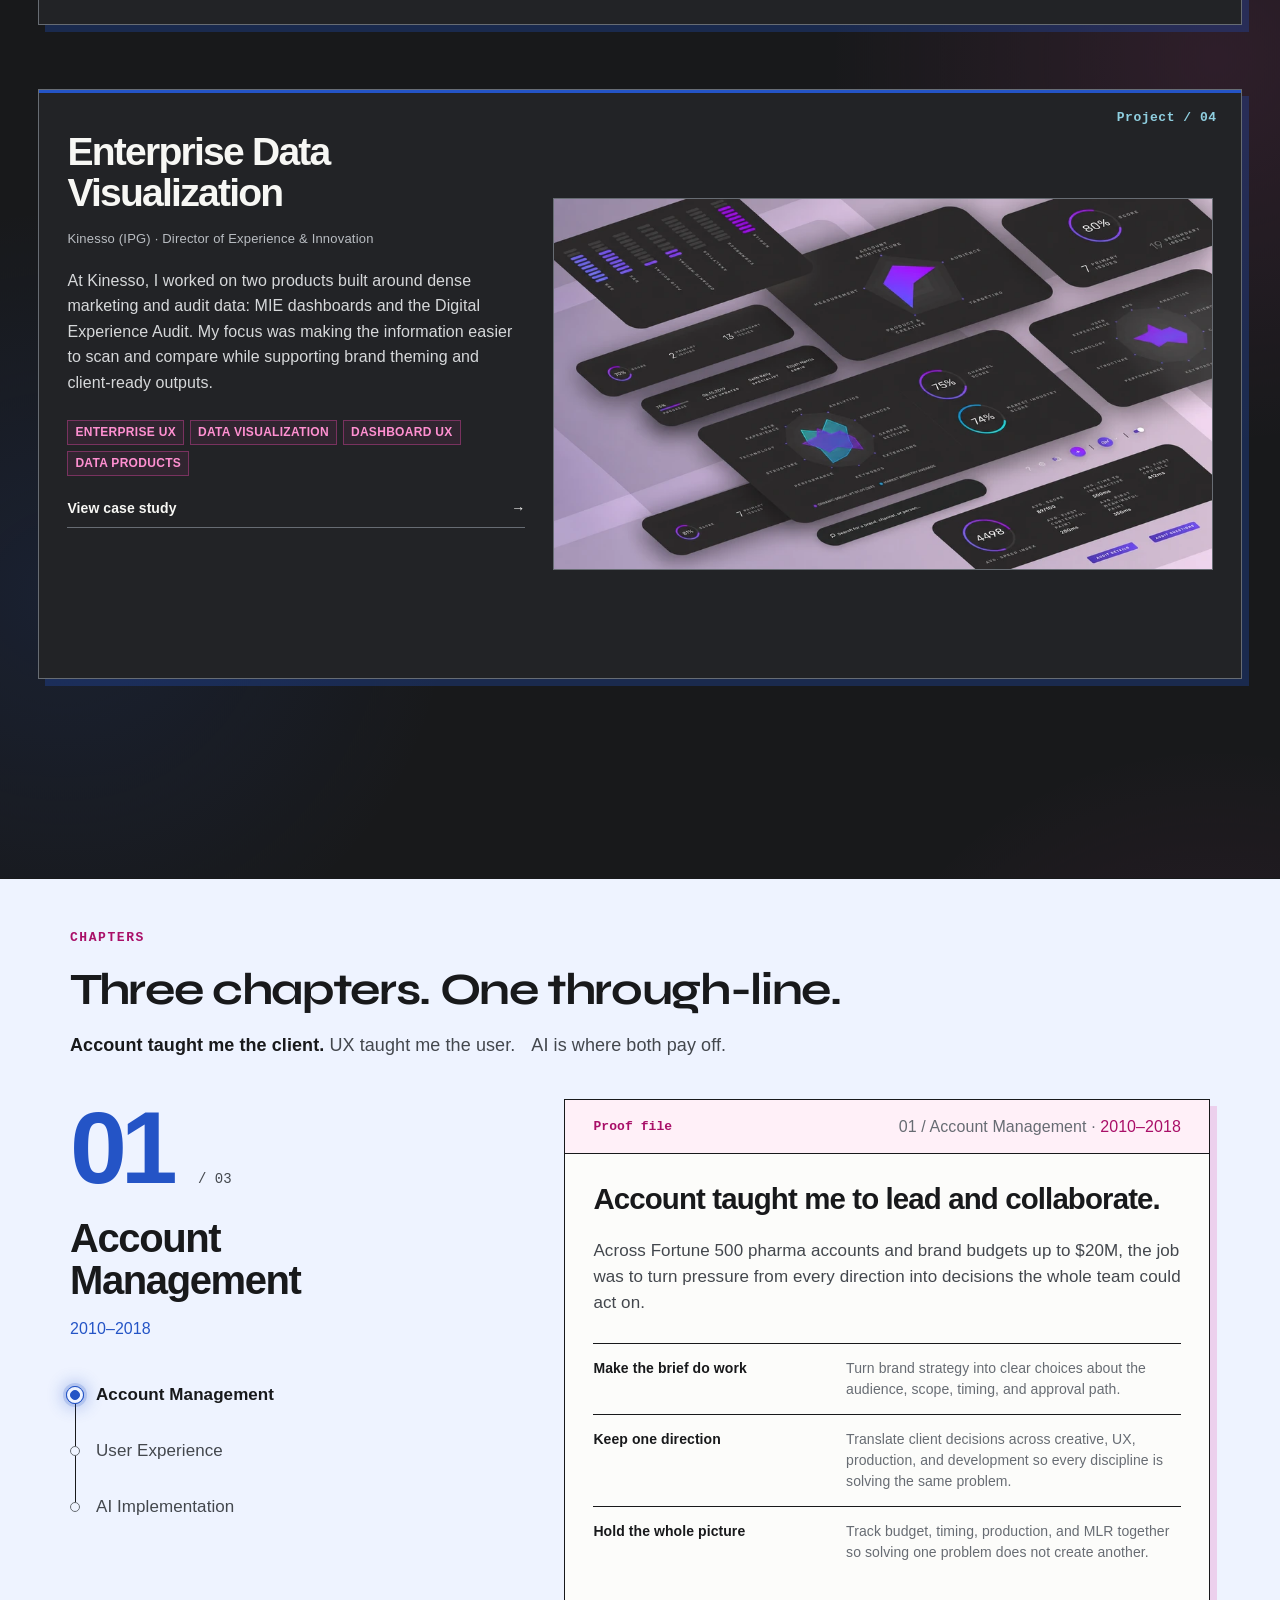
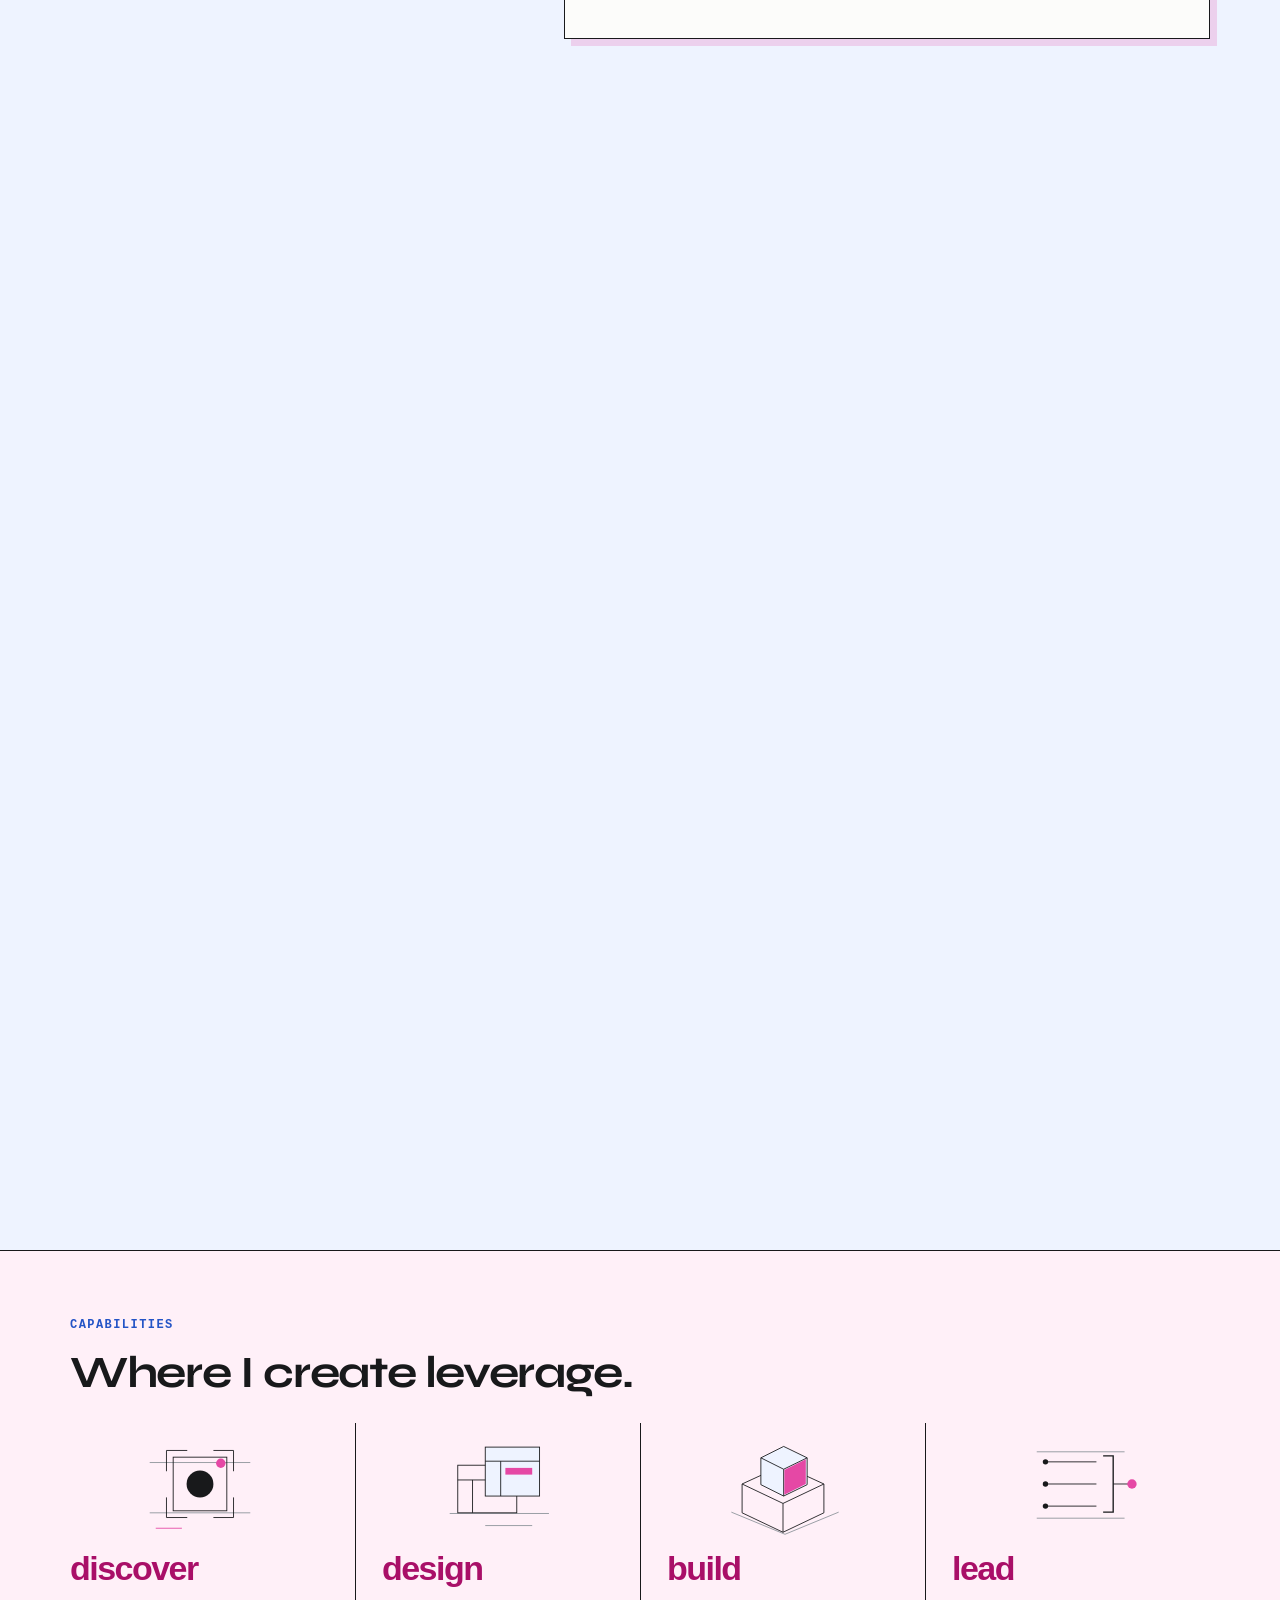
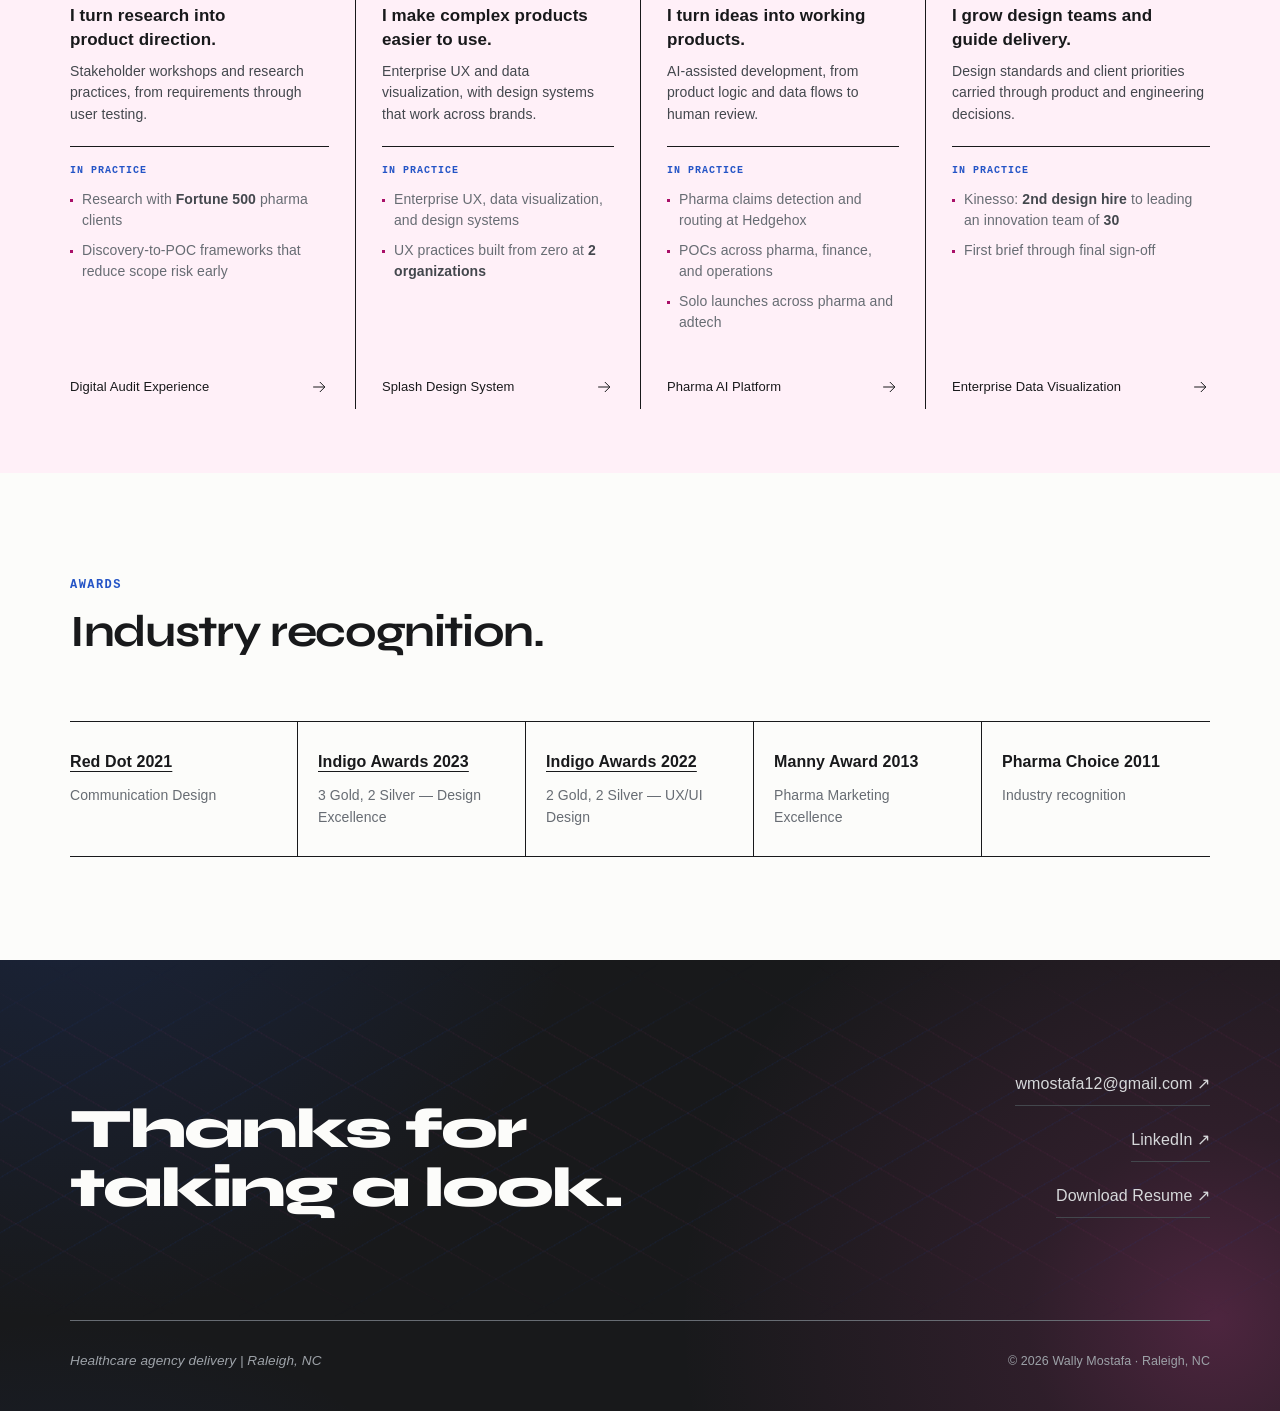
<file: olixir-project-manager/index.html>
<!DOCTYPE html>
<html lang="en" class="proof-grid-homepage" data-design-concept="proof-grid">
<head>
<meta charset="UTF-8">
<meta name="viewport" content="width=device-width, initial-scale=1.0">
<title>OLIXIR Project Manager | Wally Mostafa</title>
<meta name="description" content="Wally Mostafa's work for OLIXIR Project Manager.">
<meta property="og:title" content="OLIXIR Project Manager | Wally Mostafa">
<meta property="og:description" content="Wally Mostafa's work for OLIXIR Project Manager.">
<meta property="og:type" content="website">
<meta property="og:url" content="https://wally-mostafa.github.io/olixir-project-manager/">
<link rel="icon" href="../favicon.ico?v=2" sizes="any">
<link rel="apple-touch-icon" href="../apple-touch-icon.png?v=2">
<link rel="manifest" href="../site.webmanifest?v=2">
<meta name="theme-color" content="#1d1d1d">

<link rel="preconnect" href="https://fonts.googleapis.com">
<link rel="preconnect" href="https://fonts.gstatic.com" crossorigin>
<link href="https://fonts.googleapis.com/css2?family=Syne:wght@400;500;600;700;800&family=Instrument+Sans:ital,wght@0,400;0,500;0,600;0,700;1,400&display=swap" rel="stylesheet">

<style>
  :root {
    --ink: #1a1714;
    --ink-soft: #38332d;
    --ink-muted: #5c5550;
    --surface: #f8f5f0;
    --surface-warm: #f0ebe3;
    --surface-deep: #e6dfd5;
    --surface-tint: #f4f0e8;
    --accent: #c45a2d;
    --accent-hover: #a84820;
    --accent-light: rgba(196, 90, 45, 0.08);
    --rule: #d4ccc2;
    --rule-light: #e4ddd4;

    --radius-s: 4px;
    --radius-m: 12px;
    --radius-l: 16px;
    --shadow-s: 0 2px 8px rgba(26, 23, 20, 0.06);
    --shadow-m: 0 12px 28px rgba(26, 23, 20, 0.12);
    --shadow-l: 0 28px 70px rgba(26, 23, 20, 0.16);
    --accent-text: #a84820;   /* AA-safe accent for small text on light surfaces */
    --accent-bright: #d4753f; /* AA-safe accent for small text on dark surfaces */

    --font-display: 'Syne', sans-serif;
    --font-body: 'Instrument Sans', sans-serif;

    --space-xs: clamp(0.25rem, 0.5vw, 0.5rem);
    --space-s: clamp(0.5rem, 1vw, 0.75rem);
    --space-m: clamp(1rem, 2vw, 1.5rem);
    --space-l: clamp(1.5rem, 3vw, 2.5rem);
    --space-xl: clamp(2.5rem, 5vw, 4rem);
    --space-2xl: clamp(4rem, 8vw, 7rem);
    --space-3xl: clamp(6rem, 10vw, 10rem);

    --max-w: 1140px;
  }

  *, *::before, *::after { box-sizing: border-box; margin: 0; padding: 0; }

  html {
    scroll-behavior: smooth;
    -webkit-font-smoothing: antialiased;
    -moz-osx-font-smoothing: grayscale;
    overflow-x: hidden;
  }

  body {
    font-family: var(--font-body);
    font-size: clamp(1rem, 1.15vw, 1.125rem);
    line-height: 1.7;
    color: var(--ink);
    background: var(--surface);
    letter-spacing: 0.005em;
    overflow-x: hidden;
  }

  /* ── NAV ── */
  nav {
    position: fixed;
    top: 0;
    left: 0;
    right: 0;
    z-index: 100;
    padding: var(--space-s) var(--space-l);
    display: flex;
    justify-content: space-between;
    align-items: center;
    background: rgba(248, 245, 240, 0.92);
    backdrop-filter: blur(14px);
    -webkit-backdrop-filter: blur(14px);
    border-bottom: 1px solid var(--rule-light);
  }

  nav .name {
    font-family: var(--font-display);
    font-weight: 700;
    font-size: 1.05rem;
    color: var(--ink);
    letter-spacing: -0.02em;
    text-decoration: none;
  }

  nav .links {
    display: flex;
    gap: var(--space-m);
    align-items: center;
    list-style: none;
  }

  nav .links a {
    font-family: var(--font-body);
    font-size: 0.82rem;
    font-weight: 500;
    color: var(--ink-muted);
    text-decoration: none;
    text-transform: uppercase;
    letter-spacing: 0.08em;
    transition: color 0.2s;
    padding: 0.5rem 0;
  }

  nav .links a:hover { color: var(--accent); }

  /* Hamburger — hidden on desktop */
  .mobile-menu-btn {
    display: none;
    align-items: center;
    justify-content: center;
    width: 44px;
    height: 44px;
    background: none;
    border: none;
    cursor: pointer;
    color: var(--ink);
    padding: 0;
    -webkit-tap-highlight-color: transparent;
  }
  .close-icon { display: none; }

  nav .nav-cta {
    font-size: 0.82rem;
    font-weight: 600;
    color: var(--surface) !important;
    background: var(--ink);
    padding: 0.45rem 1rem !important;
    border-radius: var(--radius-s);
    transition: background 0.2s;
  }

  nav .nav-cta:hover { background: var(--accent); color: var(--surface) !important; }

  /* ── HERO CANVAS ── */
  .hero-canvas {
    position: fixed;
    top: 0;
    left: 0;
    width: 100%;
    height: 100%;
    z-index: 0;
    pointer-events: none;
    opacity: 0;
    transition: opacity 1.2s ease;
  }
  .hero-canvas.loaded { opacity: 1; }

  /* ── HERO ── */
  .hero {
    min-height: 90vh;
    display: flex;
    flex-direction: column;
    justify-content: center;
    padding: var(--space-2xl) var(--space-l);
    max-width: var(--max-w);
    margin: 0 auto;
    position: relative;
    z-index: 1;
  }

  .hero-eyebrow {
    font-family: var(--font-body);
    font-size: 0.8rem;
    font-weight: 600;
    text-transform: uppercase;
    letter-spacing: 0.15em;
    color: var(--accent-text);
    margin-bottom: var(--space-m);
    opacity: 0;
    transform: translateY(16px);
    animation: fadeUp 0.8s 0.2s ease-out forwards;
  }

  .hero h1 {
    font-family: var(--font-display);
    font-size: clamp(3.2rem, 7.5vw, 6rem);
    font-weight: 800;
    line-height: 1.0;
    letter-spacing: -0.04em;
    color: var(--ink);
    max-width: 12ch;
    opacity: 0;
    transform: translateY(24px);
    animation: fadeUp 0.8s 0.4s ease-out forwards;
  }

  .hero-tagline {
    margin-top: var(--space-l);
    display: flex;
    gap: var(--space-l);
    flex-wrap: wrap;
    opacity: 0;
    transform: translateY(16px);
    animation: fadeUp 0.8s 0.7s ease-out forwards;
  }

  .hero-tagline span {
    font-family: var(--font-display);
    font-size: clamp(1rem, 1.6vw, 1.25rem);
    font-weight: 500;
    color: var(--ink-soft);
    position: relative;
    padding-left: var(--space-m);
  }

  .hero-tagline span::before {
    content: '';
    position: absolute;
    left: 0;
    top: 0.2em;
    bottom: 0.2em;
    width: 3px;
    background: var(--accent);
    border-radius: 2px;
  }

  .hero-intro {
    margin-top: var(--space-xl);
    font-size: clamp(1.05rem, 1.25vw, 1.15rem);
    color: var(--ink-soft);
    max-width: 52ch;
    line-height: 1.75;
    opacity: 0;
    transform: translateY(16px);
    animation: fadeUp 0.8s 0.9s ease-out forwards;
  }

  .hero-cta {
    margin-top: var(--space-l);
    display: flex;
    gap: var(--space-m);
    align-items: center;
    flex-wrap: wrap;
    opacity: 0;
    transform: translateY(16px);
    animation: fadeUp 0.8s 1.1s ease-out forwards;
  }

  .btn-primary {
    display: inline-flex;
    align-items: center;
    gap: 0.5rem;
    font-family: var(--font-body);
    font-size: 0.92rem;
    font-weight: 600;
    color: var(--surface);
    background: var(--ink);
    padding: 0.9rem 2rem;
    border-radius: var(--radius-s);
    text-decoration: none;
    transition: background 0.25s, transform 0.2s;
    letter-spacing: 0.01em;
    min-height: 48px;
  }

  .btn-primary:hover {
    background: var(--accent);
    transform: translateY(-1px);
  }

  .btn-ghost {
    font-family: var(--font-body);
    font-size: 0.92rem;
    font-weight: 500;
    color: var(--ink-muted);
    text-decoration: none;
    border-bottom: 1px solid var(--rule);
    padding-bottom: 2px;
    transition: color 0.2s, border-color 0.2s;
    min-height: 48px;
    display: inline-flex;
    align-items: center;
  }

  .btn-ghost:hover {
    color: var(--accent);
    border-color: var(--accent);
  }

  /* ── SECTION COMMON ── */
  section { padding: var(--space-2xl) var(--space-l); }

  .section-inner { max-width: var(--max-w); margin: 0 auto; }

  .section-label {
    font-family: var(--font-body);
    font-size: 0.75rem;
    font-weight: 600;
    text-transform: uppercase;
    letter-spacing: 0.18em;
    color: var(--accent-text);
    margin-bottom: var(--space-s);
  }

  .section-title {
    font-family: var(--font-display);
    font-size: clamp(1.8rem, 3.5vw, 2.8rem);
    font-weight: 700;
    letter-spacing: -0.03em;
    color: var(--ink);
    margin-bottom: var(--space-xl);
    max-width: 20ch;
    line-height: 1.1;
  }

  /* ── TRUST STRIP ── */
  .trust-strip {
    padding: var(--space-xl) var(--space-l);
    border-top: 1px solid var(--rule-light);
  }

  /* ── CAPABILITIES ── */
  .capabilities { background: var(--surface-warm); }

  /* ── HOW I BUILD ── */
  .how-i-build { background: var(--surface); }

  .hib-grid {
    display: grid;
    grid-template-columns: 1fr 1fr;
    gap: var(--space-2xl);
    align-items: start;
    margin-top: var(--space-xl);
  }

  .hib-intro p {
    color: var(--ink-soft);
    font-size: 1rem;
    line-height: 1.8;
    margin-bottom: var(--space-m);
  }
  .hib-intro p:last-child { margin-bottom: 0; }

  .hib-lead {
    font-family: var(--font-display);
    font-size: clamp(1.45rem, 2.25vw, 2rem);
    font-weight: 700;
    letter-spacing: -0.03em;
    color: var(--ink);
    line-height: 1.15;
    max-width: 15ch;
    margin-bottom: var(--space-l);
  }

  .hib-flow {
    display: grid;
    gap: var(--space-m);
    margin: var(--space-l) 0;
    counter-reset: build-step;
  }

  .hib-step {
    list-style: none;
    display: grid;
    grid-template-columns: 3.25rem 1fr;
    gap: var(--space-m);
    padding-top: var(--space-m);
    border-top: 1px solid var(--rule-light);
    position: relative;
  }

  .hib-step::before {
    counter-increment: build-step;
    content: "0" counter(build-step);
    font-family: var(--font-display);
    font-size: clamp(1.35rem, 2vw, 1.8rem);
    font-weight: 800;
    line-height: 1;
    letter-spacing: -0.04em;
    color: var(--accent);
  }

  .hib-step h3 {
    font-family: var(--font-display);
    font-size: clamp(1.05rem, 1.45vw, 1.25rem);
    font-weight: 700;
    letter-spacing: -0.02em;
    color: var(--ink);
    line-height: 1.15;
    margin-bottom: 0.25rem;
  }

  .hib-step p {
    font-size: 0.92rem;
    line-height: 1.65;
    margin: 0;
    color: var(--ink-muted);
  }

  .hib-director-note {
    margin-top: var(--space-l);
    padding-top: var(--space-m);
    border-top: 2px solid var(--ink);
    max-width: 38ch;
  }

  .hib-director-note span {
    display: block;
    font-size: 0.72rem;
    font-weight: 700;
    text-transform: uppercase;
    letter-spacing: 0.14em;
    color: var(--accent-text);
    margin-bottom: var(--space-xs);
  }

  .hib-director-note p {
    font-size: 0.95rem;
    line-height: 1.65;
    color: var(--ink-soft);
    margin: 0;
  }

  .hib-stack {
    display: flex;
    flex-direction: column;
    gap: var(--space-m);
  }

  .hib-layer {
    border-top: 1px solid var(--rule);
    padding-top: var(--space-s);
  }

  .hib-layer-label {
    font-size: 0.7rem;
    font-weight: 700;
    text-transform: uppercase;
    letter-spacing: 0.12em;
    color: var(--ink-muted);
    margin-bottom: var(--space-xs);
  }

  .hib-layer-tools {
    display: flex;
    flex-wrap: wrap;
    gap: 0.4rem;
  }

  .hib-tool {
    font-family: var(--font-body);
    font-size: 0.78rem;
    font-weight: 500;
    color: var(--ink-soft);
    background: var(--surface-warm);
    border: 1px solid var(--rule-light);
    padding: 0.2rem 0.6rem;
    border-radius: var(--radius-s);
  }

  .hib-tool--accent {
    color: var(--accent-text);
    background: var(--accent-light);
    border-color: rgba(196, 90, 45, 0.2);
    font-weight: 600;
  }


  /* ── FEATURED WORK ── */
  #work { background: var(--ink); }
  #work .section-label { color: var(--accent-bright); }
  #work .section-title { color: var(--surface); }
  #work .work-number { color: rgba(248,245,240,0.12); }
  #work .work-meta h3 { color: var(--surface); }
  #work .work-meta .role { color: var(--accent-bright); }
  #work .work-body p { color: rgba(248,245,240,0.65); }
  #work .stat-number { color: var(--surface); }
  #work .stat-label { color: rgba(248,245,240,0.55); }
  #work .work-stats { border-top-color: rgba(248,245,240,0.1); }
  #work .tag { color: var(--accent-bright); background: rgba(196,90,45,0.12); border-color: rgba(196,90,45,0.25); }
  #work .work-link { color: var(--surface); border-bottom-color: rgba(248,245,240,0.25); }
  #work .work-link:hover { border-bottom-color: var(--accent-bright); color: var(--accent-bright); }
  #work .work-item { border-color: rgba(248,245,240,0.08); }

  /* Card-level hover: whole work-item is the link */
  #work .work-item:hover .work-number,
  #work .work-item:focus-visible .work-number { color: rgba(248,245,240,0.22); }
  #work .work-item:hover .work-meta h3,
  #work .work-item:focus-visible .work-meta h3 { color: var(--accent-bright); }
  #work .work-item:hover .work-link,
  #work .work-item:focus-visible .work-link {
    border-bottom-color: var(--accent-bright);
    color: var(--accent-bright);
  }
  #work .work-item:hover .work-link .arrow { transform: translateX(4px); }
  .work-item:focus-visible {
    outline: 2px solid var(--accent-bright);
    outline-offset: 4px;
    border-radius: var(--radius-s);
  }

  #work .work-more {
    margin-top: var(--space-2xl);
    padding-top: var(--space-l);
    border-top: 1px solid rgba(248, 245, 240, 0.1);
    color: rgba(248, 245, 240, 0.6);
    font-size: 0.92rem;
    line-height: 1.7;
    max-width: 72ch;
  }
  #work .work-more a {
    color: var(--surface);
    font-weight: 600;
    text-decoration: none;
    padding-bottom: 2px;
    border-bottom: 1.5px solid rgba(248, 245, 240, 0.25);
    margin-left: 0.4rem;
    white-space: nowrap;
    transition: color 0.2s, border-color 0.2s;
  }
  #work .work-more a:hover {
    color: var(--accent-bright);
    border-bottom-color: var(--accent-bright);
  }
  #work .work-more .arrow { display: inline-block; transition: transform 0.25s ease; }
  #work .work-more a:hover .arrow { transform: translateX(4px); }

  .work-grid { display: grid; gap: var(--space-3xl); }

  /* Project layout A: number left, content right */
  .work-item {
    display: grid;
    grid-template-columns: 280px 1fr;
    gap: var(--space-xl);
    align-items: start;
  }

  .work-meta {
    position: sticky;
    top: calc(60px + var(--space-l));
  }

  .work-number {
    font-family: var(--font-display);
    font-size: clamp(4rem, 6vw, 5.5rem);
    font-weight: 800;
    color: var(--rule);
    line-height: 1;
    letter-spacing: -0.04em;
    transition: color 0.25s ease;
  }

  .work-meta h3 {
    font-family: var(--font-display);
    font-size: clamp(1.5rem, 2.2vw, 1.9rem);
    font-weight: 700;
    letter-spacing: -0.02em;
    color: var(--ink);
    margin-bottom: var(--space-xs);
    line-height: 1.15;
    transition: color 0.25s ease;
  }

  .work-meta .role {
    font-size: 0.82rem;
    font-weight: 600;
    text-transform: uppercase;
    letter-spacing: 0.08em;
    color: var(--accent);
    margin-bottom: var(--space-m);
    line-height: 1.5;
  }

  .work-body p {
    color: var(--ink-soft);
    margin-bottom: var(--space-m);
    font-size: 1rem;
    line-height: 1.7;
    max-width: 60ch;
  }

  .work-stats {
    display: flex;
    gap: var(--space-xl);
    flex-wrap: wrap;
    margin-top: var(--space-l);
    padding-top: var(--space-l);
    border-top: 1px solid var(--rule-light);
  }

  .stat { display: flex; flex-direction: column; }

  .stat-number {
    font-family: var(--font-display);
    font-size: clamp(1.8rem, 2.8vw, 2.4rem);
    font-weight: 800;
    color: var(--ink);
    letter-spacing: -0.03em;
    line-height: 1.1;
  }

  .stat-label {
    font-size: 0.75rem;
    font-weight: 500;
    text-transform: uppercase;
    letter-spacing: 0.1em;
    color: var(--ink-muted);
    margin-top: 4px;
  }

  .work-link {
    display: inline-flex;
    align-items: center;
    gap: 0.4rem;
    font-family: var(--font-body);
    font-weight: 600;
    font-size: 0.9rem;
    color: var(--accent);
    text-decoration: none;
    margin-top: var(--space-l);
    padding-bottom: 2px;
    border-bottom: 1.5px solid transparent;
    transition: border-color 0.2s;
  }

  .work-link:hover { border-bottom-color: var(--accent); }

  .work-link .arrow {
    display: inline-block;
    transition: transform 0.25s ease;
  }

  .work-tags {
    display: flex;
    flex-wrap: wrap;
    gap: 0.4rem;
    margin-top: var(--space-m);
  }

  .tag {
    font-family: var(--font-body);
    font-size: 0.7rem;
    font-weight: 600;
    text-transform: uppercase;
    letter-spacing: 0.06em;
    color: var(--accent);
    background: var(--accent-light);
    border: 1px solid rgba(196, 90, 45, 0.15);
    padding: 0.25rem 0.6rem;
    border-radius: var(--radius-s);
    white-space: nowrap;
  }

  /* Divider between major sections */
  .section-divider {
    max-width: var(--max-w);
    margin: 0 auto;
    padding: 0 var(--space-l);
  }

  .section-divider hr {
    border: none;
    height: 1px;
    background: var(--rule);
  }

  /* ── CAREER ARC ── */
  .arc { background: var(--surface-warm); color: var(--ink); }
  .arc .section-label { color: var(--accent); }
  .arc .section-title { color: var(--ink); }

  .arc-timeline {
    position: relative;
    padding-left: var(--space-xl);
  }

  .arc-timeline::before {
    content: '';
    position: absolute;
    left: 0;
    top: 8px;
    bottom: 8px;
    width: 2px;
    background: linear-gradient(to bottom, var(--accent), rgba(196, 90, 45, 0.2));
  }

  .arc-item {
    position: relative;
    margin-bottom: var(--space-xl);
    padding-bottom: var(--space-l);
  }

  .arc-item:last-child { margin-bottom: 0; padding-bottom: 0; }

  .arc-item::before {
    content: '';
    position: absolute;
    left: calc(-1 * var(--space-xl) - 4px);
    top: 6px;
    width: 10px;
    height: 10px;
    border-radius: 50%;
    background: var(--accent);
    border: 2px solid var(--surface-warm);
    transition: transform 0.3s cubic-bezier(0.34, 1.56, 0.64, 1),
                box-shadow 0.3s ease;
  }

  /* Ripple ring on hover */
  .arc-item::after {
    content: '';
    position: absolute;
    left: calc(-1 * var(--space-xl) - 8px);
    top: 2px;
    width: 18px;
    height: 18px;
    border-radius: 50%;
    border: 2px solid var(--accent);
    opacity: 0;
    transform: scale(0.5);
    transition: opacity 0.35s ease, transform 0.35s cubic-bezier(0.34, 1.56, 0.64, 1);
  }

  .arc-item:hover::before {
    transform: scale(1.35);
    box-shadow: 0 0 0 4px rgba(196, 90, 45, 0.15);
  }

  .arc-item:hover::after {
    opacity: 1;
    transform: scale(1);
  }

  .arc-year {
    font-family: var(--font-display);
    font-size: 0.78rem;
    font-weight: 700;
    text-transform: uppercase;
    letter-spacing: 0.12em;
    color: var(--accent-text);
    margin-bottom: 6px;
    transition: letter-spacing 0.3s ease;
  }

  .arc-item:hover .arc-year {
    letter-spacing: 0.18em;
  }

  .arc-item h3 {
    font-family: var(--font-display);
    font-size: clamp(1.15rem, 1.6vw, 1.35rem);
    font-weight: 700;
    color: var(--ink);
    letter-spacing: -0.01em;
    margin-bottom: 4px;
    line-height: 1.25;
    transition: color 0.25s ease, transform 0.25s ease;
  }

  .arc-item:hover h3 {
    color: var(--accent);
    transform: translateX(4px);
  }

  .arc-item .arc-org {
    font-size: 0.9rem;
    font-weight: 500;
    color: var(--ink-muted);
    margin-bottom: var(--space-s);
    transition: transform 0.25s ease 0.04s;
  }

  .arc-item:hover .arc-org {
    transform: translateX(4px);
  }

  .arc-item p {
    font-size: 0.92rem;
    color: var(--ink-soft);
    line-height: 1.65;
    max-width: 55ch;
    transition: color 0.25s ease;
  }

  .arc-item:hover p {
    color: var(--ink);
  }

  /* Transition strip before arc */
  .pre-arc-strip {
    background: var(--surface-warm);
    padding: var(--space-l) var(--space-l) 0;
  }

  .pre-arc-strip .section-inner {
    border-top: 1px solid rgba(196, 90, 45, 0.3);
  }

  /* ── AWARDS ── */
  .awards { background: var(--surface-tint); }

  .awards-grid {
    display: grid;
    grid-template-columns: repeat(auto-fit, minmax(200px, 1fr));
    gap: var(--space-m);
  }

  .award-item {
    padding: var(--space-m) var(--space-l);
    border: 1.5px solid var(--rule);
    border-radius: var(--radius-s);
    transition: border-color 0.2s, transform 0.2s;
    background: var(--surface);
  }

  .award-item:hover {
    border-color: var(--accent);
    transform: translateY(-2px);
  }

  .award-name {
    font-family: var(--font-display);
    font-size: 1rem;
    font-weight: 700;
    color: var(--ink);
    line-height: 1.3;
    text-decoration: none;
    transition: color 0.2s, border-color 0.2s;
  }

  /* Underline only the award names that are actually links */
  a.award-name {
    border-bottom: 1px solid var(--rule);
  }

  a.award-name:hover {
    color: var(--accent);
    border-color: var(--accent);
  }

  .award-detail {
    font-size: 0.82rem;
    color: var(--ink-muted);
    margin-top: 4px;
  }

  /* ── CONTACT ── */
  .contact { background: var(--surface-warm); }

  .contact-inner {
    max-width: var(--max-w);
    margin: 0 auto;
    display: grid;
    grid-template-columns: 1.2fr 1fr;
    gap: var(--space-xl);
    align-items: end;
  }

  .contact h2 {
    font-family: var(--font-display);
    font-size: clamp(2.2rem, 4.5vw, 3.5rem);
    font-weight: 800;
    letter-spacing: -0.035em;
    color: var(--ink);
    line-height: 1.05;
  }

  .contact-subtitle {
    font-size: 1rem;
    color: var(--ink-soft);
    margin-top: var(--space-s);
    line-height: 1.6;
    max-width: 40ch;
  }

  .contact-links {
    display: flex;
    flex-direction: column;
    gap: var(--space-s);
    align-items: flex-end;
  }

  .contact-links a {
    font-family: var(--font-body);
    font-size: 1rem;
    font-weight: 500;
    color: var(--ink-soft);
    text-decoration: none;
    padding: 0.4rem 0;
    border-bottom: 1px solid var(--rule-light);
    transition: color 0.2s, border-color 0.2s;
    min-height: 44px;
    display: inline-flex;
    align-items: center;
  }

  .contact-links a:hover {
    color: var(--accent);
    border-bottom-color: var(--accent);
  }

  /* ── FOOTER ── */
  footer {
    padding: var(--space-l) var(--space-l);
    border-top: 1px solid var(--rule-light);
  }

  .footer-inner {
    max-width: var(--max-w);
    margin: 0 auto;
    display: flex;
    justify-content: space-between;
    align-items: baseline;
    flex-wrap: wrap;
    gap: var(--space-s);
  }

  .footer-sign-off {
    font-family: var(--font-body);
    font-size: 0.85rem;
    color: var(--ink-muted);
    font-style: italic;
  }

  footer .copyright {
    font-size: 0.78rem;
    color: var(--ink-muted);
    opacity: 0.6;
  }

  /* ── ANIMATIONS ── */
  @keyframes fadeUp {
    to { opacity: 1; transform: translateY(0); }
  }

  /* Reveal animations — progressive enhancement only.
     Elements are visible by default. JS adds .reveal-pending to hide them,
     then IntersectionObserver adds .visible to animate them in.
     If JS fails, everything stays visible. */
  .reveal-pending {
    opacity: 0;
    transform: translateY(20px);
    transition: opacity 0.6s ease-out, transform 0.6s ease-out;
  }

  .reveal-pending.visible {
    opacity: 1;
    transform: translateY(0);
  }

  /* Timeline-specific scroll build */
  .arc-timeline .reveal-pending {
    opacity: 0;
    transform: translateX(-18px);
    transition: opacity 0.5s ease-out, transform 0.5s cubic-bezier(0.22, 1, 0.36, 1);
  }

  .arc-timeline .reveal-pending.visible {
    opacity: 1;
    transform: translateX(0);
  }

  /* Dot pops in with a spring when the item becomes visible */
  .arc-timeline .reveal-pending::before {
    transform: scale(0);
    transition: transform 0.4s cubic-bezier(0.34, 1.56, 0.64, 1) 0.2s;
  }

  .arc-timeline .reveal-pending.visible::before {
    transform: scale(1);
  }

  /* Stagger each arc-item by position */
  .arc-timeline .reveal-pending:nth-child(1) { transition-delay: 0s; }
  .arc-timeline .reveal-pending:nth-child(2) { transition-delay: 0.1s; }
  .arc-timeline .reveal-pending:nth-child(3) { transition-delay: 0.18s; }
  .arc-timeline .reveal-pending:nth-child(4) { transition-delay: 0.26s; }
  .arc-timeline .reveal-pending:nth-child(5) { transition-delay: 0.34s; }

  /* Dot spring delay needs to account for item stagger too */
  .arc-timeline .reveal-pending:nth-child(1)::before { transition-delay: 0.2s; }
  .arc-timeline .reveal-pending:nth-child(2)::before { transition-delay: 0.3s; }
  .arc-timeline .reveal-pending:nth-child(3)::before { transition-delay: 0.38s; }
  .arc-timeline .reveal-pending:nth-child(4)::before { transition-delay: 0.46s; }
  .arc-timeline .reveal-pending:nth-child(5)::before { transition-delay: 0.54s; }

  /* Stagger children */
  .stagger-pending > * {
    opacity: 0;
    transform: translateY(16px);
    transition: opacity 0.5s ease-out, transform 0.5s ease-out;
  }

  .stagger-pending.visible > *:nth-child(1) { transition-delay: 0.05s; }
  .stagger-pending.visible > *:nth-child(2) { transition-delay: 0.1s; }
  .stagger-pending.visible > *:nth-child(3) { transition-delay: 0.15s; }
  .stagger-pending.visible > *:nth-child(4) { transition-delay: 0.2s; }
  .stagger-pending.visible > *:nth-child(5) { transition-delay: 0.25s; }

  .stagger-pending.visible > * {
    opacity: 1;
    transform: translateY(0);
  }

  /* ── RESPONSIVE ── */
  @media (max-width: 900px) {
    .cap-grid { grid-template-columns: repeat(2, 1fr); }
    .work-item { grid-template-columns: 1fr; gap: var(--space-m); }
    .work-meta { position: static; }
  }

  @media (max-width: 1119px) {
    /* Nav: hide desktop links, show hamburger */
    nav .links { display: none; }
    nav .mobile-menu-btn { display: flex; }
    /* Mobile menu: full screen overlay */
    #nav.menu-open { z-index: 200; }
    #nav.menu-open .links {
      display: flex !important;
      flex-direction: column;
      position: fixed;
      top: 0;
      left: 0;
      right: 0;
      bottom: 0;
      width: 100vw;
      height: 100vh;
      height: 100dvh;
      background: var(--surface);
      padding: 100px 32px 32px;
      gap: 0;
      z-index: 199;
      overflow-y: auto;
    }
    #nav.menu-open .links li {
      border-bottom: 1px solid var(--rule-light);
      list-style: none;
    }
    #nav.menu-open .links li:last-child { border-bottom: none; }
    #nav.menu-open .links a {
      display: flex;
      align-items: center;
      min-height: 56px;
      padding: 4px 0;
      font-size: 1.1rem;
      text-transform: none;
      letter-spacing: 0.01em;
      color: var(--ink);
    }
    #nav.menu-open .nav-cta {
      display: inline-flex !important;
      margin-top: var(--space-l);
      width: fit-content;
      padding: 0.85rem 1.6rem !important;
      font-size: 1rem !important;
      color: var(--surface) !important;
    }
    /* Toggle hamburger to X */
    #nav.menu-open .mobile-menu-btn { position: relative; z-index: 201; }
    #nav.menu-open .hamburger-icon { display: none !important; }
    #nav.menu-open .close-icon { display: block !important; }

  }

  @media (max-width: 640px) {
    /* Padding consistency: 24px sides */
    section { padding-left: 24px; padding-right: 24px; }
    .hero { padding-left: 24px; padding-right: 24px; }
    nav { padding-left: 24px; padding-right: 24px; }
    .trust-strip { padding-left: 24px; padding-right: 24px; }
    footer { padding-left: 24px; padding-right: 24px; }

    /* Hero adjustments */
    .hero { min-height: 90vh; padding-top: calc(60px + var(--space-xl)); }
    .hero-eyebrow {
      max-width: 28ch;
      line-height: 1.5;
    }
    .hero h1 {
      font-size: clamp(2.25rem, 12vw, 2.8rem);
      max-width: 100%;
      letter-spacing: 0;
    }
    .hero-tagline { flex-direction: column; gap: var(--space-s); }
    .hero-intro { font-size: 1rem; }
    .hero-cta { flex-direction: column; gap: var(--space-s); align-items: flex-start; }
    .btn-primary, .btn-ghost { min-height: 48px; }

    /* How I Build */
    .hib-grid { grid-template-columns: 1fr; gap: var(--space-xl); }
    .hib-lead { max-width: 18ch; }
    .hib-step { grid-template-columns: 2.75rem 1fr; gap: var(--space-s); }

    /* Capabilities */
    .cap-grid { grid-template-columns: 1fr; }
    .cap-item { padding: var(--space-m) 0; }
    .cap-item h3 { font-size: 1.3rem; }
    .cap-item p { font-size: 1rem; }
    .cap-proof li { font-size: 0.92rem; }

    /* Work items: ensure "View case study" is tappable */
    .work-item { gap: var(--space-s); padding-bottom: var(--space-xl); }
    .work-number { font-size: clamp(3rem, 12vw, 4rem); }
    .work-meta h3 { font-size: clamp(1.4rem, 5vw, 1.7rem); }
    .work-body p { font-size: 1rem; line-height: 1.7; }
    .work-link {
      min-height: 48px;
      padding: 12px 0;
      font-size: 1rem;
      display: inline-flex;
      align-items: center;
    }
    .work-stats { gap: var(--space-l); }
    .stat-number { font-size: clamp(1.6rem, 6vw, 2rem); }
    .stat-label { font-size: 0.8rem; margin-top: 2px; }

    /* Timeline */
    .arc-timeline { padding-left: var(--space-l); }
    .arc-item::before { left: calc(-1 * var(--space-l) - 4px); }
    .arc-item::after { left: calc(-1 * var(--space-l) - 8px); }
    .arc-item h3 { font-size: 1.15rem; }
    .arc-item p { font-size: 0.95rem; }
    .arc-item .arc-org { font-size: 0.92rem; }
    .arc-item { margin-bottom: var(--space-l); padding-bottom: var(--space-m); }

    /* Awards */
    .awards-grid { grid-template-columns: 1fr 1fr; gap: var(--space-s); }
    .award-item { padding: var(--space-s) var(--space-m); }
    .award-name { font-size: 0.92rem; }
    .award-detail { font-size: 0.8rem; }

    /* Contact */
    .contact-inner { grid-template-columns: 1fr; gap: var(--space-l); }
    .contact-links { align-items: flex-start; }
    .contact-links a { min-height: 48px; font-size: 1rem; }
    .contact h2 { font-size: clamp(2rem, 8vw, 2.8rem); }

    /* Footer */
    .footer-inner { flex-direction: column; gap: var(--space-s); }
    .footer-sign-off { font-size: 0.88rem; }

    /* Section title */
    .section-title { font-size: clamp(1.6rem, 6vw, 2.2rem); }
  }

  @media (max-width: 380px) {
    .awards-grid { grid-template-columns: 1fr; }
    .hero h1 { font-size: 2.2rem; }
    .work-stats { flex-direction: column; gap: var(--space-m); }
  }

  @media (prefers-reduced-motion: reduce) {
    *, *::before, *::after {
      animation-duration: 0.01ms !important;
      transition-duration: 0.01ms !important;
    }
  }
</style>
<link rel="stylesheet" href="../assets/portfolio-revision/revision.css?v=fd5b1d494d20">
  <link rel="stylesheet" href="design-concept.css" data-design-concept-stylesheet>
</head>
<body>

<canvas class="hero-canvas" id="hero-canvas" aria-hidden="true" data-state="fallback"></canvas>

<nav id="nav">
  <a href="index.html" class="name">Wally Mostafa</a>
  <button class="mobile-menu-btn" type="button" aria-label="Open navigation" aria-controls="navigation-links" aria-expanded="false">
    <svg class="hamburger-icon" width="24" height="24" viewBox="0 0 24 24" fill="none" stroke="currentColor" stroke-width="2" stroke-linecap="round"><line x1="3" y1="6" x2="21" y2="6"/><line x1="3" y1="12" x2="21" y2="12"/><line x1="3" y1="18" x2="21" y2="18"/></svg>
    <svg class="close-icon" width="24" height="24" viewBox="0 0 24 24" fill="none" stroke="currentColor" stroke-width="2" stroke-linecap="round"><line x1="6" y1="6" x2="18" y2="18"/><line x1="6" y1="18" x2="18" y2="6"/></svg>
  </button>
  <ul class="links" id="navigation-links">
    <li><a href="#work">Work</a></li>
    <li><a href="#chapters">Chapters</a></li>
    <li><a href="#capabilities">What I Do</a></li>
    <li><a href="#awards">Awards</a></li>
    <li><a href="https://linkedin.com/in/wallymo" target="_blank" rel="noopener">LinkedIn ↗</a></li>
    <li><a href="../output/pdf/Wally-Mostafa-OLIXIR-Project-Manager-Resume.pdf" class="nav-cta">Resume</a></li>
  </ul>
</nav>

<!-- HERO -->
<section class="hero">
  <div class="hero-eyebrow">OLIXIR | Selected Work</div>
  <h1>Wally Mostafa</h1>
  <div class="hero-tagline">
    <span>Healthcare project delivery</span>
    <span>Multichannel agency work</span>
    <span>Workflow &amp; quality systems</span>
  </div>
  <p class="hero-intro">
    I pulled together a few projects that may be useful alongside my resume for the OLIXIR project-management conversation. They show later work in regulated healthcare workflows, repeatable delivery systems, team coordination, and enterprise platforms.
  </p>
  <div class="hero-cta">
    <a href="#work" class="btn-primary">See the work ↓</a>
    <a href="../output/pdf/Wally-Mostafa-OLIXIR-Project-Manager-Resume.pdf" class="btn-ghost">Resume</a>
  </div>
</section>

<!-- TRUST STRIP -->
<section class="trust-strip" id="clients" aria-label="Client and agency logos">
  <svg class="trust-filters" aria-hidden="true" focusable="false" xmlns="http://www.w3.org/2000/svg">
    <defs>
      <filter id="trust-mudder-ink" color-interpolation-filters="sRGB">
        <feComponentTransfer><feFuncA type="linear" slope="5" intercept="0"/></feComponentTransfer>
      </filter>
    </defs>
  </svg>
  <div class="trust-names">
    <div class="trust-logo trust-logo--sony"><img src="../assets/imagery/logos/logo-sony-clean.svg" alt="Sony" loading="lazy"></div>
    <div class="trust-logo trust-logo--amazon"><img src="../assets/imagery/logos/logo-amazon-clean.webp" alt="Amazon" loading="lazy"></div>
    <div class="trust-logo trust-logo--nestle"><img src="../assets/imagery/logos/logo-nestle-clean.webp" alt="Nestlé" loading="lazy"></div>
    <div class="trust-logo trust-logo--novartis"><img src="../assets/imagery/logos/logo-novartis-clean.webp" alt="Novartis" loading="lazy"></div>
    <div class="trust-logo trust-logo--merck"><img src="../assets/imagery/logos/logo-merck-clean.webp" alt="Merck" loading="lazy"></div>
    <div class="trust-logo trust-logo--pfizer"><img src="../assets/imagery/logos/logo-pfizer-clean.webp" alt="Pfizer" loading="lazy"></div>
    <div class="trust-logo trust-logo--kinesso"><img src="../assets/imagery/logos/logo-kinesso-clean.webp" alt="IPG Kinesso" loading="lazy"></div>
    <div class="trust-logo trust-logo--mudder"><img src="../assets/imagery/logos/logo-tough-mudder-clean.webp" alt="Tough Mudder" loading="lazy"></div>
    <div class="trust-logo trust-logo--pdi"><img src="../assets/imagery/logos/logo-pdi-clean.webp" alt="PDI" loading="lazy"></div>
    <div class="trust-logo trust-logo--ipg"><img src="../assets/imagery/logos/logo-ipg-health-clean.webp" alt="IPG Health" loading="lazy"></div>
    <div class="trust-logo trust-logo--tunnel"><img src="../assets/imagery/logos/logo-tunnel-to-towers-clean.webp" alt="Tunnel to Towers Foundation" loading="lazy"></div>
  </div>
</section>

<!-- FEATURED WORK -->
<section id="work">
  <div class="section-inner">
    <div class="section-label reveal">Featured Work</div>
    <h2 class="section-title reveal">Selected work.</h2>

    <div class="work-grid">

      <a href="project-01.html" class="work-item" style="text-decoration: none; color: inherit;">
        <div class="work-meta">
          <div class="work-number">01</div>
          <h3>Pharma AI Platform</h3>
          <div class="role">Hedgehox<br>AI Implementation Partner</div>
        </div>
        <div class="work-media"><img src="../assets/portfolio-revision/project-01.webp" alt="Claims Detector document review with highlighted claims and approval controls" width="960" height="566" loading="lazy" decoding="async"></div>
  <div class="work-body">
          <p>
            Built pharma AI tools for agency teams across MLR claim detection, pre-submission annotation, routing, finance, and regulatory workflows.
          </p>
          <div class="work-stats">
            <div class="stat">
              <span class="stat-number">3w→4d</span>
              <span class="stat-label">MLR cycle</span>
            </div>
            <div class="stat">
              <span class="stat-number">FDA</span>
              <span class="stat-label">HIPAA compliance</span>
            </div>
            <div class="stat">
              <span class="stat-number">3 modes</span>
              <span class="stat-label">Text + image + video</span>
            </div>
          </div>
          <div class="work-tags">
            <span class="tag">LLM / VLM</span>
            <span class="tag">Gemini</span>
            <span class="tag">FDA / HIPAA</span>
            <span class="tag">Agency workflows</span>
          </div>
          <span class="work-link">View case study <span class="arrow">→</span></span>
        </div>
      </a>

      <a href="project-06.html" class="work-item reveal" style="text-decoration: none; color: inherit;">
  <div class="work-meta">
    <div class="work-number">02</div>
    <h3>Digital Audit Experience</h3>
    <div class="role">Kinesso (IPG) · Director, UX Design, Strategy &amp; Innovation</div>
  </div>
  <div class="work-media"><img src="../assets/portfolio-revision/project-06-clean.webp" alt="Digital Audit Experience screens showing performance scores and benchmark charts" width="960" height="540" loading="lazy" decoding="async"></div>
  <div class="work-body">
    <p>DXA turned immense volumes of digital-performance data into a clearer audit workflow with benchmarks, recommendations, visualizations, and presentation-ready outputs.</p>
    <div class="work-tags">
            <span class="tag">Audit Workflow</span>
            <span class="tag">Data Visualization</span>
            <span class="tag">AI Insights</span>
            <span class="tag">Red Dot</span>
          </div>
    <span class="work-link">View case study <span class="arrow">→</span></span>
  </div>
</a>

      <a href="project-05.html" class="work-item" style="text-decoration: none; color: inherit;">
        <div class="work-meta">
          <div class="work-number">03</div>
          <h3>Splash Design System</h3>
          <div class="role">Kinesso (IPG)<br>Lead UX Designer &amp; Researcher</div>
        </div>
        <div class="work-media"><img src="../assets/portfolio-revision/project-05.webp" alt="Splash interface examples, dashboard components, and brand controls" width="960" height="540" loading="lazy" decoding="async"></div>
  <div class="work-body">
          <p>
            Helped shape a research-backed enterprise design system for a 20+ product suite, with components, styles, icons, personas, and award-winning system behaviors created from scratch.
          </p>
          <div class="work-stats">
            <div class="stat">
              <span class="stat-number">500</span>
              <span class="stat-label">Components</span>
            </div>
            <div class="stat">
              <span class="stat-number">140</span>
              <span class="stat-label">Styles</span>
            </div>
            <div class="stat">
              <span class="stat-number">50</span>
              <span class="stat-label">Personas</span>
            </div>
          </div>
          <div class="work-tags">
            <span class="tag">Design Systems</span>
            <span class="tag">Figma</span>
            <span class="tag">Design Ops</span>
            <span class="tag">Indigo Awards</span>
          </div>
          <span class="work-link">View case study <span class="arrow">→</span></span>
        </div>
      </a>

      <a href="project-03.html" class="work-item reveal" style="text-decoration: none; color: inherit;">
  <div class="work-meta">
    <div class="work-number">04</div>
    <h3>Enterprise Data Visualization</h3>
    <div class="role">Kinesso (IPG) · Director of Experience &amp; Innovation</div>
  </div>
  <div class="work-media"><img src="../assets/portfolio-revision/project-03.webp" alt="Digital audit dashboard designs with channel scores and comparison charts" width="960" height="540" loading="lazy" decoding="async"></div>
  <div class="work-body">
    <p>At Kinesso, I worked on two products built around dense marketing and audit data: MIE dashboards and the Digital Experience Audit. My focus was making the information easier to scan and compare while supporting brand theming and client-ready outputs.</p>
    <div class="work-tags">
            <span class="tag">Enterprise UX</span>
            <span class="tag">Data Visualization</span>
            <span class="tag">Dashboard UX</span>
            <span class="tag">Data Products</span>
          </div>
    <span class="work-link">View case study <span class="arrow">→</span></span>
  </div>
</a>

    </div>

  </div>
</section>

<!-- CAREER CHAPTERS -->
<section id="chapters" aria-labelledby="chapters-title" data-active-chapter="account">
  <div class="chapter-journey">
    <div class="chapter-frame">
  <div class="chapter-intro">
      <div class="chapter-eyebrow">Chapters</div>
      <h2 id="chapters-title"><span>Three chapters.</span> <span>One through-line.</span></h2>
      <p class="chapter-summary">
        <span class="chapter-summary-clause" data-chapter="account" data-copy="Account taught me the client."><span>Account taught me the client.</span></span>
        <span class="chapter-summary-clause" data-chapter="ux" data-copy="UX taught me the user."><span>UX taught me the user.</span></span>
        <span class="chapter-summary-clause" data-chapter="ai" data-copy="AI is where both pay off."><span>AI is where both pay off.</span></span>
      </p>
  </div>
    <div class="chapter-shell">
      <div class="chapter-tabs" role="navigation" aria-label="Career chapters">
        <a class="chapter-tab" id="chapter-tab-1" href="#chapter-1">Account Management</a>
        <a class="chapter-tab" id="chapter-tab-2" href="#chapter-2">User Experience</a>
        <a class="chapter-tab" id="chapter-tab-3" href="#chapter-3">AI Implementation</a>
      </div>
      <div class="chapter-entries">
      <article class="chapter-state is-active" id="chapter-1" aria-labelledby="chapter-name-1">
        <div class="chapter-identity">
          <div class="chapter-count" aria-hidden="true"><span class="chapter-number">01</span><span class="chapter-total">/ 03</span></div>
          <h3 class="chapter-name" id="chapter-name-1"><span>Account</span> <span>Management</span></h3>
          <p class="chapter-dates">2010–2018</p>
        </div>
        <div class="chapter-proof">
        <div class="stage-chrome" aria-hidden="true"><span>Proof file</span><p class="chapter-period"><span>01 / Account Management</span> · <span class="chapter-years">2010–2018</span></p></div>
        <div class="chapter-copy">
        <h4>Account taught me to lead and collaborate.</h4>
        <p>Across Fortune 500 pharma accounts and brand budgets up to $20M, the job was to turn pressure from every direction into decisions the whole team could act on.</p>
        <dl class="chapter-points">
          <div class="chapter-point"><dt>Make the brief do work</dt><dd>Turn brand strategy into clear choices about the audience, scope, timing, and approval path.</dd></div>
          <div class="chapter-point"><dt>Keep one direction</dt><dd>Translate client decisions across creative, UX, production, and development so every discipline is solving the same problem.</dd></div>
          <div class="chapter-point"><dt>Hold the whole picture</dt><dd>Track budget, timing, production, and MLR together so solving one problem does not create another.</dd></div>
        </dl>
        </div>
        </div>
      </article>
      <article class="chapter-state" id="chapter-2" aria-labelledby="chapter-name-2">
        <div class="chapter-identity">
          <div class="chapter-count" aria-hidden="true"><span class="chapter-number">02</span><span class="chapter-total">/ 03</span></div>
          <h3 class="chapter-name" id="chapter-name-2"><span>User</span> <span>Experience</span></h3>
          <p class="chapter-dates">2018–2023</p>
        </div>
        <div class="chapter-proof">
        <div class="stage-chrome" aria-hidden="true"><span>Proof file</span><p class="chapter-period"><span>02 / User Experience</span> · <span class="chapter-years">2018–2023</span></p></div>
        <div class="chapter-copy">
        <h4>UX taught me to shape the work itself.</h4>
        <p>Across 20+ products, UX gave me a way to move past opinion: watch how people worked, make the problem visible, and test the answer.</p>
        <dl class="chapter-points">
          <div class="chapter-point"><dt>Research the real work</dt><dd>Interviews, prototype tests, and product data exposed where users got stuck and what mattered.</dd></div>
          <div class="chapter-point"><dt>Put decisions in the flow</dt><dd>Journey maps became guided steps, live previews, drafts, and review states people could understand.</dd></div>
          <div class="chapter-point"><dt>Give teams one language</dt><dd>Shared components, research docs, and coaching helped a 30-person team build without starting from zero.</dd></div>
        </dl>
        </div>
        </div>
      </article>
      <article class="chapter-state" id="chapter-3" aria-labelledby="chapter-name-3">
        <div class="chapter-identity">
          <div class="chapter-count" aria-hidden="true"><span class="chapter-number">03</span><span class="chapter-total">/ 03</span></div>
          <h3 class="chapter-name" id="chapter-name-3"><span>AI</span> <span>Implementation</span></h3>
          <p class="chapter-dates">2023–now</p>
        </div>
        <div class="chapter-proof">
        <div class="stage-chrome" aria-hidden="true"><span>Proof file</span><p class="chapter-period"><span>03 / AI Implementation</span> · <span class="chapter-years">2023–now</span></p></div>
        <div class="chapter-copy">
        <h4>Building with AI lets me take ideas from A to Z.</h4>
        <p>The work starts before the model: find the decision a client needs to make, narrow it to the smallest useful proof, then design evidence and human review into the product.</p>
        <dl class="chapter-points">
          <div class="chapter-point"><dt>Prove one thing first</dt><dd>Each POC answers one business question, giving the client evidence for what is worth building next.</dd></div>
          <div class="chapter-point"><dt>Build the whole loop</dt><dd>Connect intake, model behavior, interface, sources, and review so the demo works like a product.</dd></div>
          <div class="chapter-point"><dt>Change the actual job</dt><dd>One pharma route fell from eight hours to ten minutes; MLR review prep went from three weeks to four days.</dd></div>
        </dl>
        </div>
        </div>
      </article>
      </div>
    </div>
    </div>
  </div>
</section>

<!-- HOW I BUILD -->

<!-- CAPABILITIES -->
<section class="capabilities" id="capabilities" aria-labelledby="capabilities-title">
  <div class="section-inner">
    <header class="cap-header">
      <p class="section-label">Capabilities</p>
      <h2 class="section-title" id="capabilities-title">Where I create leverage.</h2>
    </header>
    <div class="cap-fields">
      <article class="cap-field" data-capability="discover">
        <svg class="cap-field-art" viewBox="0 0 190 170" role="img" aria-label="Discover geometric illustration">
          <path class="faint" d="M20 50h150M20 125h150"/>
          <g class="moving aperture">
            <rect x="55" y="42" width="80" height="80"/>
            <path d="M45 63V32h31m39 0h30v31m0 39v30h-30m-39 0H45v-30"/>
          </g>
          <circle class="solid" cx="95" cy="82" r="20"/>
          <circle class="rust" cx="126" cy="51" r="7"/>
          <path class="rust-line" d="M29 148h39"/>
        </svg>
        <h3 class="cap-name">
          <span class="cap-verb">discover<svg class="cap-hand-rule" viewBox="0 0 160 9" preserveAspectRatio="none" aria-hidden="true">
              <path d="M2 5 Q36 0 78 5 T158 4"/>
            </svg>
          </span>
        </h3>
        <div class="cap-description">
          <p class="cap-summary">I turn research into product direction.</p>
          <p class="cap-method">Stakeholder workshops and research practices, from requirements through user testing.</p>
        </div>
        <div class="cap-evidence">
          <p class="cap-evidence-label">In practice</p>
          <ul class="cap-proof">
            <li>Research with <strong>Fortune 500</strong> pharma clients</li>
            <li>Discovery-to-POC frameworks that reduce scope risk early</li>
          </ul>
          <a href="project-06.html">Digital Audit Experience</a>
        </div>
      </article>
      <article class="cap-field" data-capability="design">
        <svg class="cap-field-art" viewBox="0 0 190 170" role="img" aria-label="Design geometric illustration">
          <path class="faint" d="M23 126h148"/>
          <rect x="35" y="54" width="88" height="71"/>
          <path d="M35 76h88M57 76v49"/>
          <g class="moving frame-part">
            <rect class="paper" x="76" y="27" width="81" height="73"/>
            <path d="M76 48h81M99 48v52"/>
            <rect class="rust" x="106" y="58" width="40" height="10"/>
          </g>
          <path class="faint" d="M76 144h70"/>
        </svg>
        <h3 class="cap-name">
          <span class="cap-verb">design<svg class="cap-hand-rule" viewBox="0 0 160 9" preserveAspectRatio="none" aria-hidden="true">
              <path d="M2 5 Q36 0 78 5 T158 4"/>
            </svg>
          </span>
        </h3>
        <div class="cap-description">
          <p class="cap-summary">I make complex products easier to use.</p>
          <p class="cap-method">Enterprise UX and data visualization, with design systems that work across brands.</p>
        </div>
        <div class="cap-evidence">
          <p class="cap-evidence-label">In practice</p>
          <ul class="cap-proof">
            <li>Enterprise UX, data visualization, and design systems</li>
            <li>UX practices built from zero at <strong>2 organizations</strong></li>
          </ul>
          <a href="project-05.html">Splash Design System</a>
        </div>
      </article>
      <article class="cap-field" data-capability="build">
        <svg class="cap-field-art" viewBox="0 0 190 170" role="img" aria-label="Build geometric illustration">
          <path class="faint" d="m18 124 80 33 80-33"/>
          <path d="m34 82 61-28 61 28-61 29-61-29Zm0 0v43l61 29 61-29V82m-61 29v43"/>
          <g class="moving block-part">
            <path class="paper" d="m62 43 34-17 35 17v40l-35 17-34-17Z"/>
            <path d="m62 43 34 17 35-17M96 60v40"/>
            <path class="rust" d="m97 61 32-16v37l-32 16Z"/>
          </g>
        </svg>
        <h3 class="cap-name">
          <span class="cap-verb">build<svg class="cap-hand-rule" viewBox="0 0 160 9" preserveAspectRatio="none" aria-hidden="true">
              <path d="M2 5 Q36 0 78 5 T158 4"/>
            </svg>
          </span>
        </h3>
        <div class="cap-description">
          <p class="cap-summary">I turn ideas into working products.</p>
          <p class="cap-method">AI-assisted development, from product logic and data flows to human review.</p>
        </div>
        <div class="cap-evidence">
          <p class="cap-evidence-label">In practice</p>
          <ul class="cap-proof">
            <li>Pharma claims detection and routing at Hedgehox</li>
            <li>POCs across pharma, finance, and operations</li>
            <li>Solo launches across pharma and adtech</li>
          </ul>
          <a href="project-01.html">Pharma AI Platform</a>
        </div>
      </article>
      <article class="cap-field" data-capability="lead">
        <svg class="cap-field-art" viewBox="0 0 190 170" role="img" aria-label="Lead geometric illustration">
          <path class="faint" d="M29 34h131M29 133h131"/>
          <path d="M42 49h76M42 82h76M42 115h76"/>
          <circle class="solid" cx="42" cy="49" r="4"/>
          <circle class="solid" cx="42" cy="82" r="4"/>
          <circle class="solid" cx="42" cy="115" r="4"/>
          <g class="moving bracket-part">
            <path stroke-width="2" d="M128 40h15v84h-15"/>
            <path d="M143 82h27"/>
            <circle class="rust" cx="171" cy="82" r="7"/>
          </g>
        </svg>
        <h3 class="cap-name">
          <span class="cap-verb">lead<svg class="cap-hand-rule" viewBox="0 0 160 9" preserveAspectRatio="none" aria-hidden="true">
              <path d="M2 5 Q36 0 78 5 T158 4"/>
            </svg>
          </span>
        </h3>
        <div class="cap-description">
          <p class="cap-summary">I grow design teams and guide delivery.</p>
          <p class="cap-method">Design standards and client priorities carried through product and engineering decisions.</p>
        </div>
        <div class="cap-evidence">
          <p class="cap-evidence-label">In practice</p>
          <ul class="cap-proof">
            <li>Kinesso: <strong>2nd design hire</strong> to leading an innovation team of <strong>30</strong></li>
            <li>First brief through final sign-off</li>
          </ul>
          <a href="project-03.html">Enterprise Data Visualization</a>
        </div>
      </article>
    </div>
  </div>
</section>

<!-- AWARDS -->
<section class="awards" id="awards">
  <div class="section-inner">
    <div class="section-label reveal">Awards</div>
    <h2 class="section-title reveal" style="max-width: 26ch;">Industry recognition.</h2>
    <div class="awards-grid stagger reveal">
      <div class="award-item">
        <a href="https://www.red-dot.org/project/dxa-digital-experience-audit-55219" target="_blank" rel="noopener" class="award-name" data-award-cursor="red-dot">Red Dot 2021</a>
        <span class="award-detail">Communication Design</span>
      </div>
      <div class="award-item">
        <a href="https://www.indigoaward.com/winners/6748" target="_blank" rel="noopener" class="award-name" data-award-cursor="indigo">Indigo Awards 2023</a>
        <span class="award-detail">3 Gold, 2 Silver — Design Excellence</span>
      </div>
      <div class="award-item">
        <a href="https://www.indigoaward.com/winners/4629" target="_blank" rel="noopener" class="award-name" data-award-cursor="indigo">Indigo Awards 2022</a>
        <span class="award-detail">2 Gold, 2 Silver — UX/UI Design</span>
      </div>
      <div class="award-item">
        <span class="award-name">Manny Award 2013</span>
        <span class="award-detail">Pharma Marketing Excellence</span>
      </div>
      <div class="award-item">
        <span class="award-name">Pharma Choice 2011</span>
        <span class="award-detail">Industry recognition</span>
      </div>
    </div>
  </div>
</section>

<!-- CONTACT -->
<section class="contact" id="contact">
  <div class="section-inner">
    <div class="contact-inner">
      <div>
        <h2 class="reveal">Thanks for taking a look.</h2>
      </div>
      <div class="contact-links reveal">
        <a href="mailto:wmostafa12@gmail.com">wmostafa12@gmail.com ↗</a>
        <a href="https://linkedin.com/in/wallymo" target="_blank" rel="noopener">LinkedIn ↗</a>
        <a href="../output/pdf/Wally-Mostafa-OLIXIR-Project-Manager-Resume.pdf" download="Wally-Mostafa-OLIXIR-Project-Manager-Resume.pdf">Download Resume ↗</a>
      </div>
    </div>
  </div>
</section>

<footer>
  <div class="footer-inner">
    <span class="footer-sign-off">Healthcare agency delivery | Raleigh, NC</span>
    <span class="copyright">&copy; 2026 Wally Mostafa · Raleigh, NC</span>
  </div>
</footer>

<div class="award-cursor" aria-hidden="true">
  <span class="award-cursor-face">
    <span class="award-cursor-mark">
      <img class="award-cursor-logo award-logo-red-dot" src="../assets/award-logos/red-dot.png" alt="" draggable="false" width="128" height="210">
      <img class="award-cursor-logo award-logo-indigo" src="../assets/award-logos/indigo.png" alt="" draggable="false" width="48" height="42">
    </span>
  </span>
</div>

<!-- Reading content stays visible; decorative motion is progressively enhanced. -->

<!-- HERO: the original bulbs, scoped to the visible hero. -->
<script src="../assets/portfolio-revision/hero-atmosphere.js?v=b6a7f5250cfe"></script>

<script src="../assets/vendor/gsap-3.12.5.min.js"></script>
<script src="../assets/portfolio-revision/revision.js?v=609052b51526"></script>
</body>
</html>
</file>
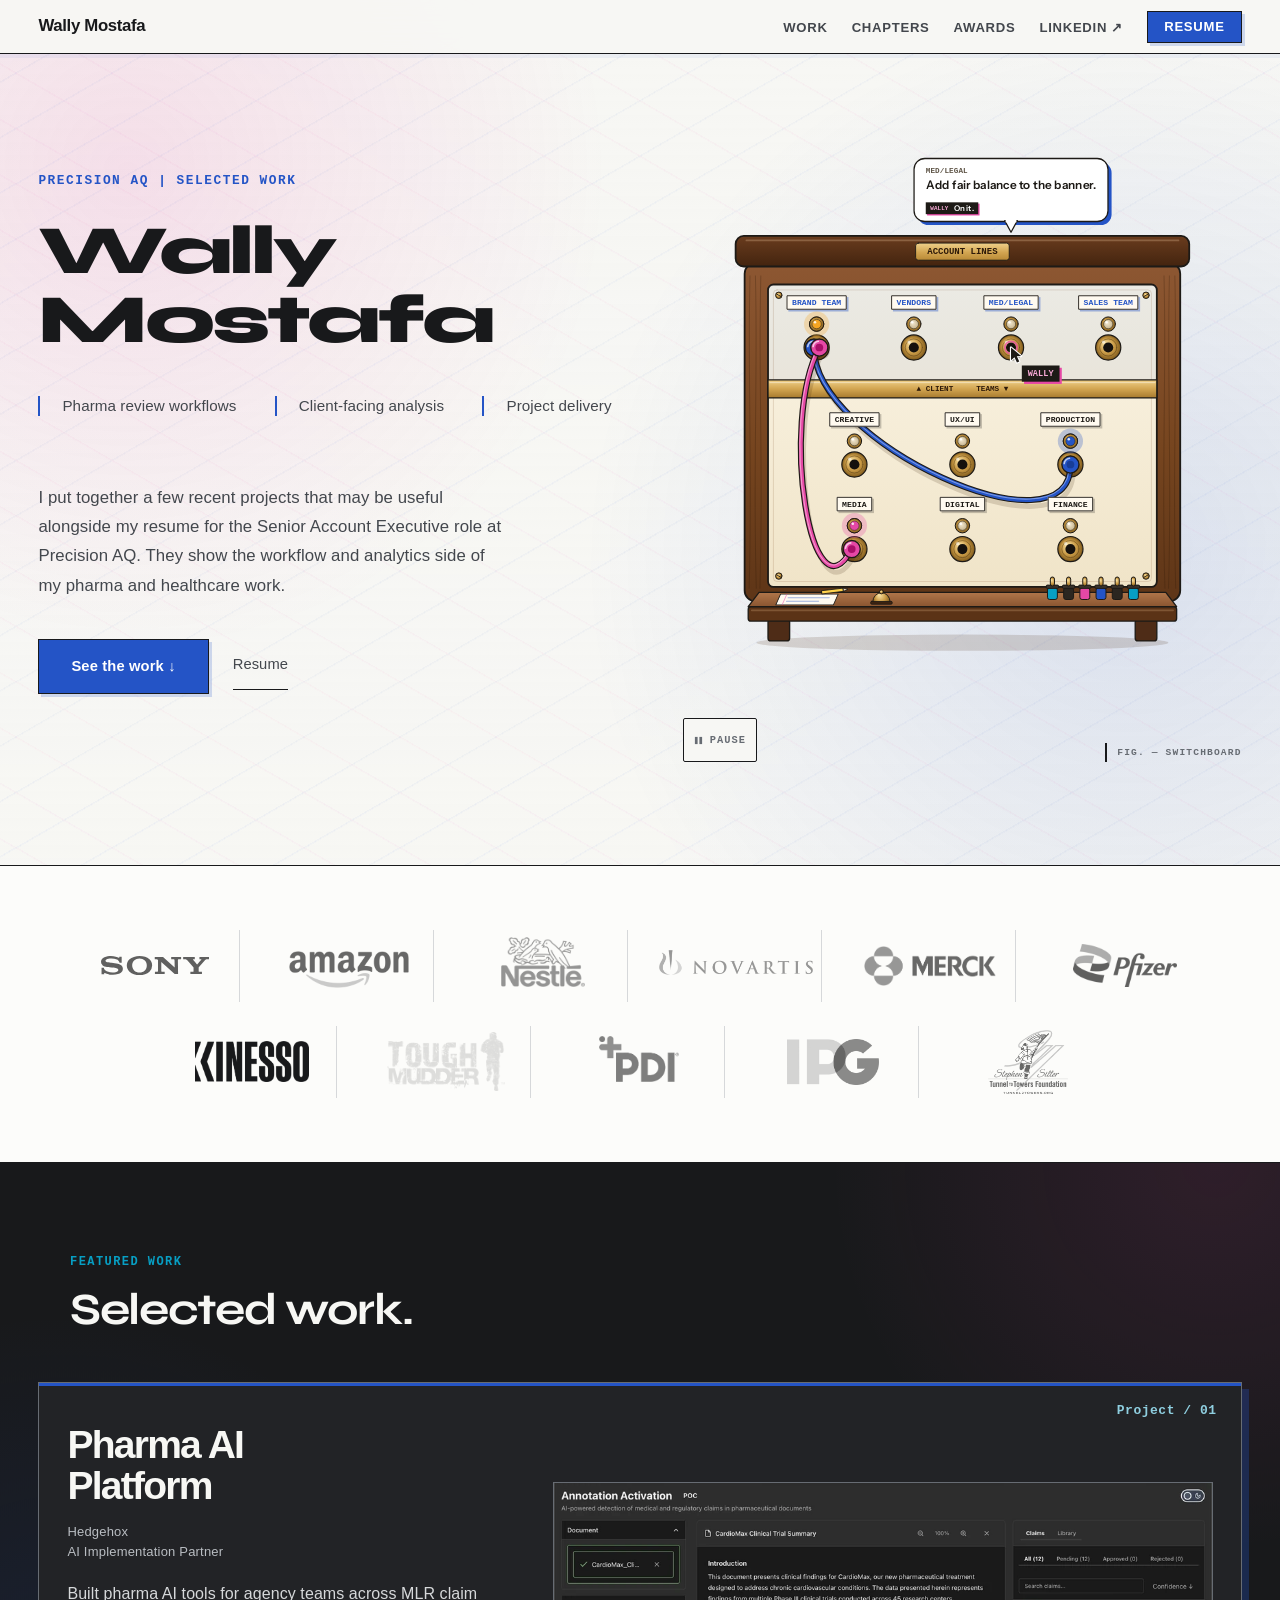
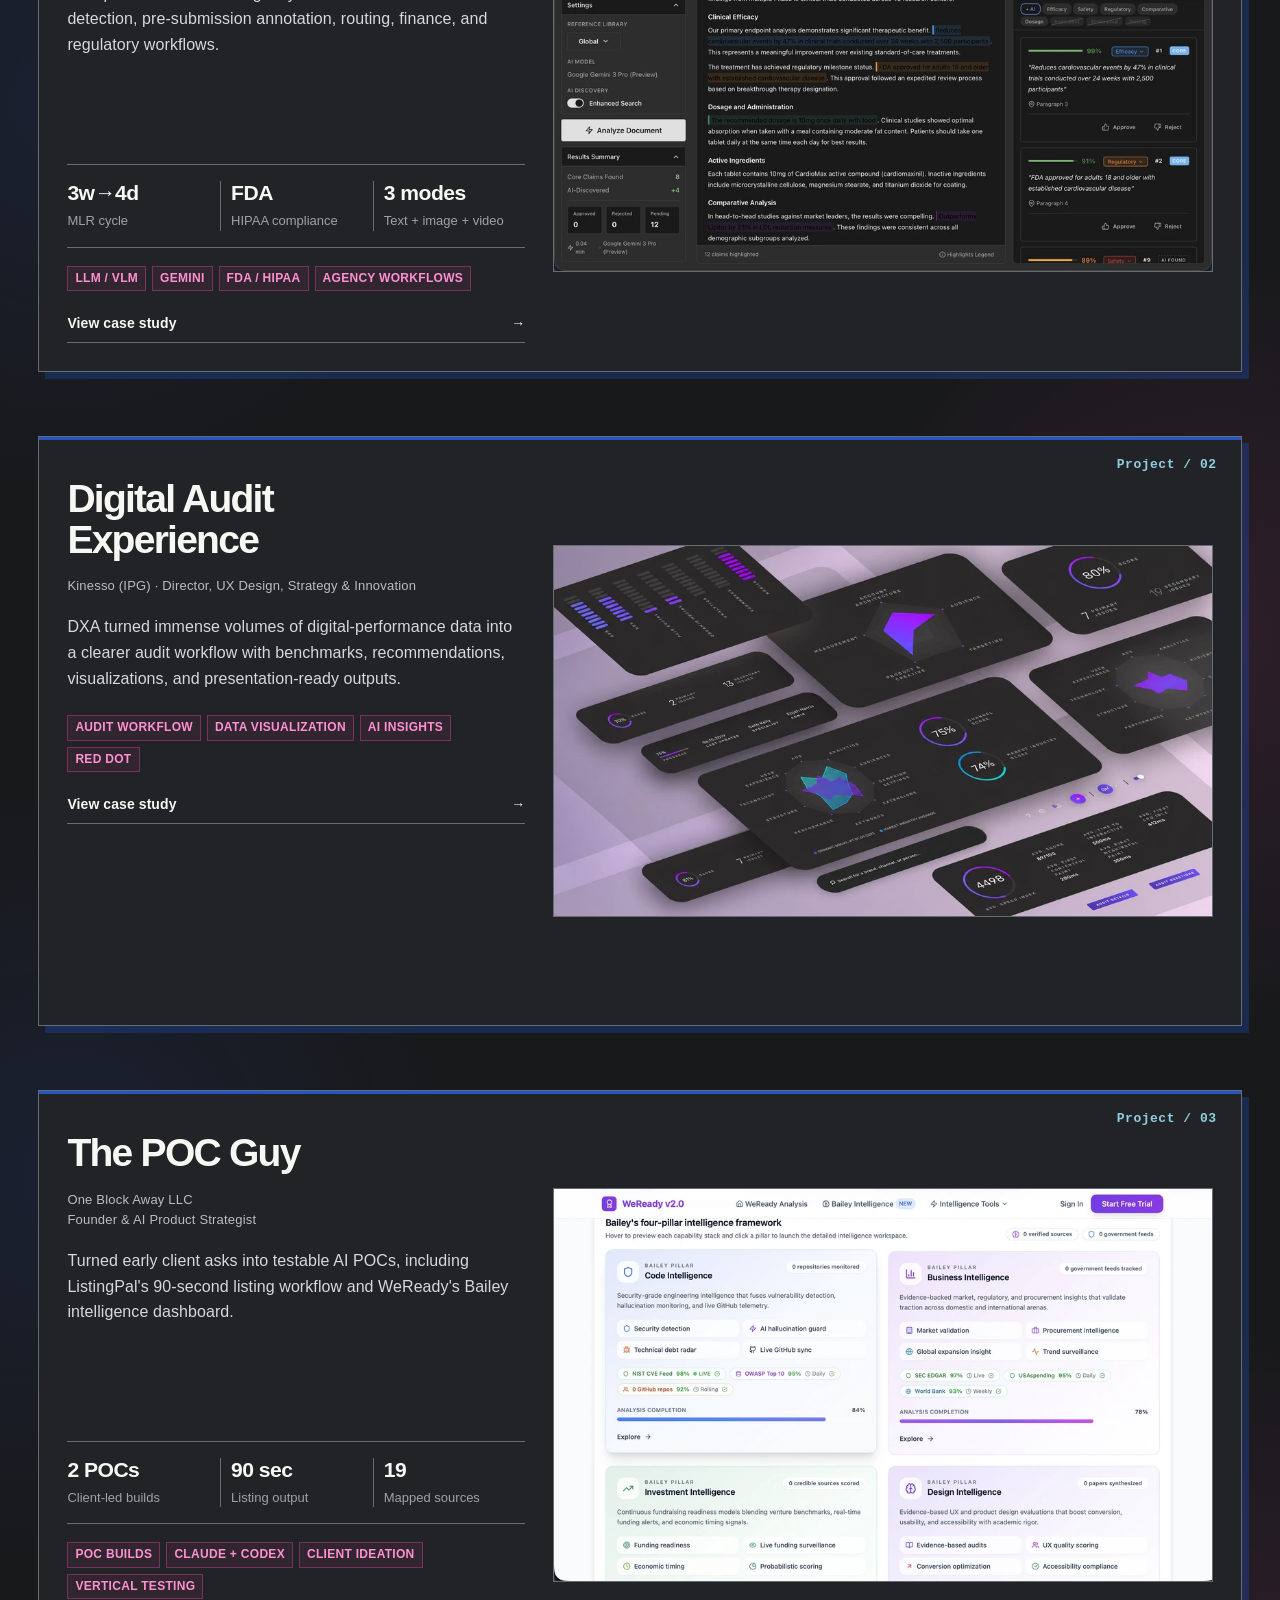
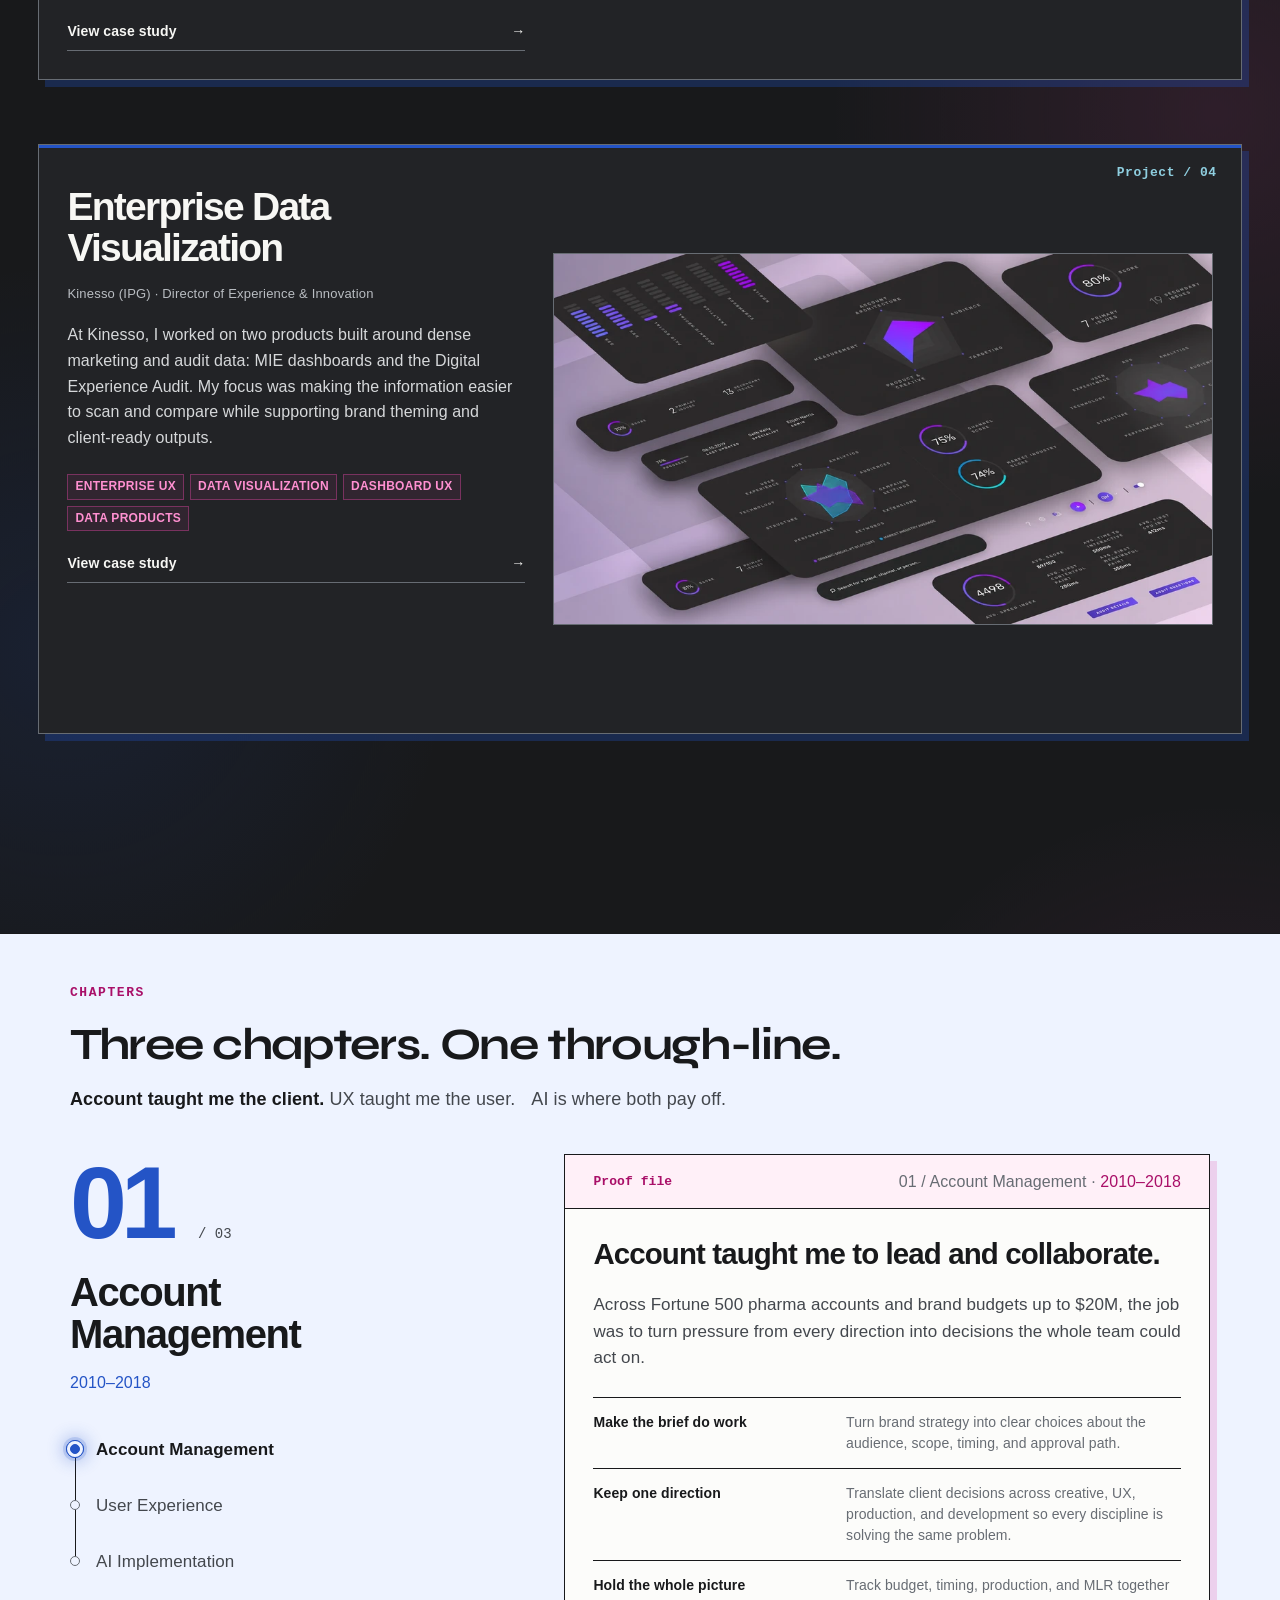
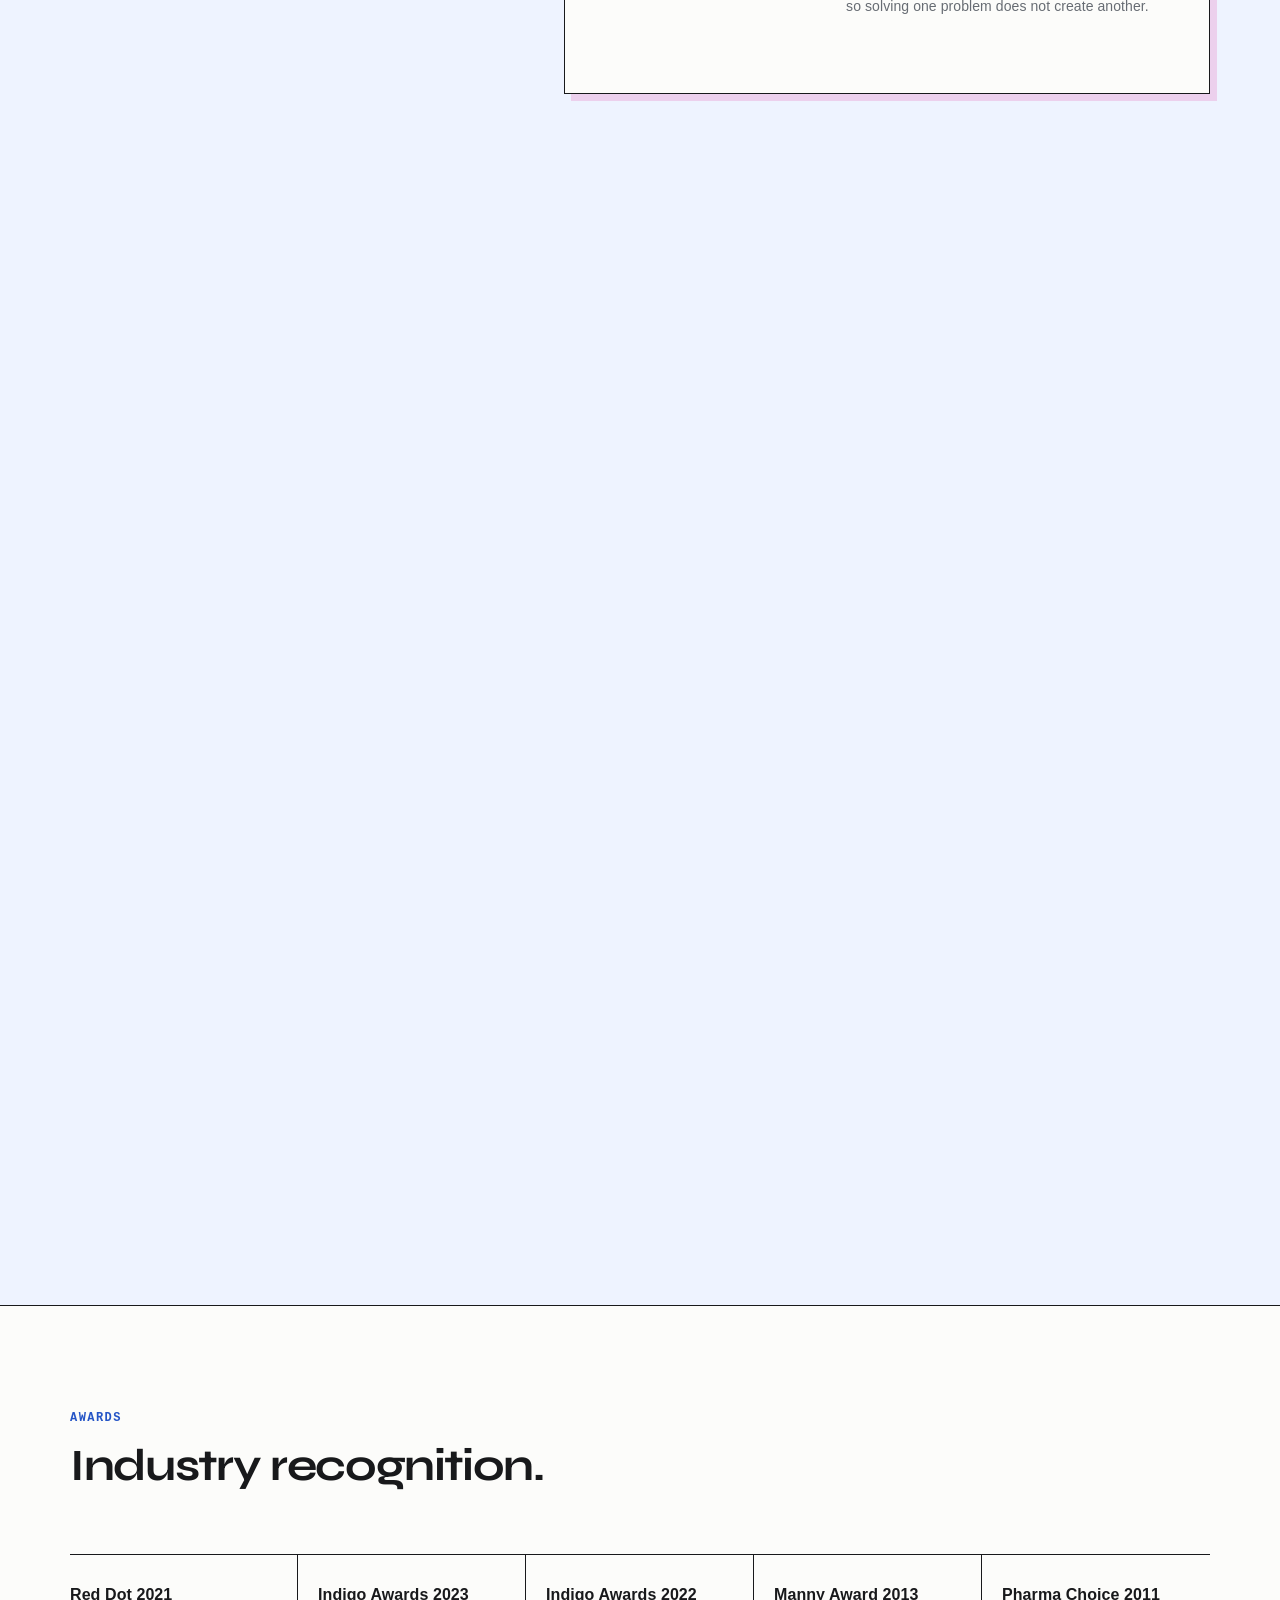
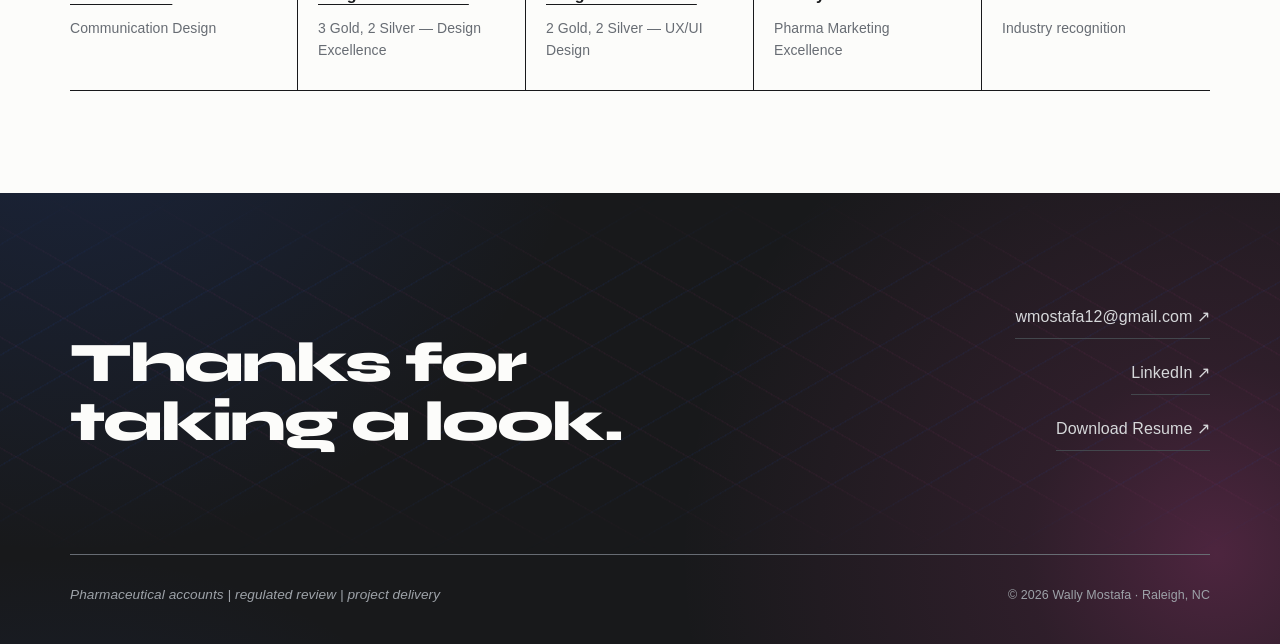
<file: precision-aq-senior-account-executive/index.html>
<!DOCTYPE html>
<html lang="en" class="proof-grid-homepage switchboard-route" data-design-concept="proof-grid">
<head>
<meta charset="UTF-8">
<meta name="viewport" content="width=device-width, initial-scale=1.0">
<title>Precision AQ Senior Account Executive | Wally Mostafa</title>
<meta name="description" content="Recent work alongside my resume for the Senior Account Executive role at Precision AQ.">
<meta property="og:title" content="Precision AQ Senior Account Executive | Wally Mostafa">
<meta property="og:description" content="Recent work alongside my resume for the Senior Account Executive role at Precision AQ.">
<meta property="og:type" content="website">
<meta property="og:url" content="https://wally-mostafa.github.io/precision-aq-senior-account-executive/">
<link rel="icon" href="../favicon.ico?v=2" sizes="any">
<link rel="apple-touch-icon" href="../apple-touch-icon.png?v=2">
<link rel="manifest" href="../site.webmanifest?v=2">
<meta name="theme-color" content="#1d1d1d">

<link rel="preconnect" href="https://fonts.googleapis.com">
<link rel="preconnect" href="https://fonts.gstatic.com" crossorigin>
<link href="https://fonts.googleapis.com/css2?family=Syne:wght@400;500;600;700;800&family=Instrument+Sans:ital,wght@0,400;0,500;0,600;0,700;1,400&display=swap" rel="stylesheet">

<style>
  :root {
    --ink: #1a1714;
    --ink-soft: #38332d;
    --ink-muted: #5c5550;
    --surface: #f8f5f0;
    --surface-warm: #f0ebe3;
    --surface-deep: #e6dfd5;
    --surface-tint: #f4f0e8;
    --accent: #c45a2d;
    --accent-hover: #a84820;
    --accent-light: rgba(196, 90, 45, 0.08);
    --rule: #d4ccc2;
    --rule-light: #e4ddd4;

    --radius-s: 4px;
    --radius-m: 12px;
    --radius-l: 16px;
    --shadow-s: 0 2px 8px rgba(26, 23, 20, 0.06);
    --shadow-m: 0 12px 28px rgba(26, 23, 20, 0.12);
    --shadow-l: 0 28px 70px rgba(26, 23, 20, 0.16);
    --accent-text: #a84820;   /* AA-safe accent for small text on light surfaces */
    --accent-bright: #d4753f; /* AA-safe accent for small text on dark surfaces */

    --font-display: 'Syne', sans-serif;
    --font-body: 'Instrument Sans', sans-serif;

    --space-xs: clamp(0.25rem, 0.5vw, 0.5rem);
    --space-s: clamp(0.5rem, 1vw, 0.75rem);
    --space-m: clamp(1rem, 2vw, 1.5rem);
    --space-l: clamp(1.5rem, 3vw, 2.5rem);
    --space-xl: clamp(2.5rem, 5vw, 4rem);
    --space-2xl: clamp(4rem, 8vw, 7rem);
    --space-3xl: clamp(6rem, 10vw, 10rem);

    --max-w: 1140px;
  }

  *, *::before, *::after { box-sizing: border-box; margin: 0; padding: 0; }

  html {
    scroll-behavior: smooth;
    -webkit-font-smoothing: antialiased;
    -moz-osx-font-smoothing: grayscale;
    overflow-x: hidden;
  }

  body {
    font-family: var(--font-body);
    font-size: clamp(1rem, 1.15vw, 1.125rem);
    line-height: 1.7;
    color: var(--ink);
    background: var(--surface);
    letter-spacing: 0.005em;
    overflow-x: hidden;
  }

  /* ── NAV ── */
  nav {
    position: fixed;
    top: 0;
    left: 0;
    right: 0;
    z-index: 100;
    padding: var(--space-s) var(--space-l);
    display: flex;
    justify-content: space-between;
    align-items: center;
    background: rgba(248, 245, 240, 0.92);
    backdrop-filter: blur(14px);
    -webkit-backdrop-filter: blur(14px);
    border-bottom: 1px solid var(--rule-light);
  }

  nav .name {
    font-family: var(--font-display);
    font-weight: 700;
    font-size: 1.05rem;
    color: var(--ink);
    letter-spacing: -0.02em;
    text-decoration: none;
  }

  nav .links {
    display: flex;
    gap: var(--space-m);
    align-items: center;
    list-style: none;
  }

  nav .links a {
    font-family: var(--font-body);
    font-size: 0.82rem;
    font-weight: 500;
    color: var(--ink-muted);
    text-decoration: none;
    text-transform: uppercase;
    letter-spacing: 0.08em;
    transition: color 0.2s;
    padding: 0.5rem 0;
  }

  nav .links a:hover { color: var(--accent); }

  /* Hamburger — hidden on desktop */
  .mobile-menu-btn {
    display: none;
    align-items: center;
    justify-content: center;
    width: 44px;
    height: 44px;
    background: none;
    border: none;
    cursor: pointer;
    color: var(--ink);
    padding: 0;
    -webkit-tap-highlight-color: transparent;
  }
  .close-icon { display: none; }

  nav .nav-cta {
    font-size: 0.82rem;
    font-weight: 600;
    color: var(--surface) !important;
    background: var(--ink);
    padding: 0.45rem 1rem !important;
    border-radius: var(--radius-s);
    transition: background 0.2s;
  }

  nav .nav-cta:hover { background: var(--accent); color: var(--surface) !important; }

  /* ── HERO CANVAS ── */
  .hero-canvas {
    position: fixed;
    top: 0;
    left: 0;
    width: 100%;
    height: 100%;
    z-index: 0;
    pointer-events: none;
    opacity: 0;
    transition: opacity 1.2s ease;
  }
  .hero-canvas.loaded { opacity: 1; }

  /* ── HERO ── */
  .hero {
    min-height: 90vh;
    display: flex;
    flex-direction: column;
    justify-content: center;
    padding: var(--space-2xl) var(--space-l);
    max-width: var(--max-w);
    margin: 0 auto;
    position: relative;
    z-index: 1;
  }

  .hero-eyebrow {
    font-family: var(--font-body);
    font-size: 0.8rem;
    font-weight: 600;
    text-transform: uppercase;
    letter-spacing: 0.15em;
    color: var(--accent-text);
    margin-bottom: var(--space-m);
    opacity: 0;
    transform: translateY(16px);
    animation: fadeUp 0.8s 0.2s ease-out forwards;
  }

  .hero h1 {
    font-family: var(--font-display);
    font-size: clamp(3.2rem, 7.5vw, 6rem);
    font-weight: 800;
    line-height: 1.0;
    letter-spacing: -0.04em;
    color: var(--ink);
    max-width: 12ch;
    opacity: 0;
    transform: translateY(24px);
    animation: fadeUp 0.8s 0.4s ease-out forwards;
  }

  .hero-tagline {
    margin-top: var(--space-l);
    display: flex;
    gap: var(--space-l);
    flex-wrap: wrap;
    opacity: 0;
    transform: translateY(16px);
    animation: fadeUp 0.8s 0.7s ease-out forwards;
  }

  .hero-tagline span {
    font-family: var(--font-display);
    font-size: clamp(1rem, 1.6vw, 1.25rem);
    font-weight: 500;
    color: var(--ink-soft);
    position: relative;
    padding-left: var(--space-m);
  }

  .hero-tagline span::before {
    content: '';
    position: absolute;
    left: 0;
    top: 0.2em;
    bottom: 0.2em;
    width: 3px;
    background: var(--accent);
    border-radius: 2px;
  }

  .hero-intro {
    margin-top: var(--space-xl);
    font-size: clamp(1.05rem, 1.25vw, 1.15rem);
    color: var(--ink-soft);
    max-width: 52ch;
    line-height: 1.75;
    opacity: 0;
    transform: translateY(16px);
    animation: fadeUp 0.8s 0.9s ease-out forwards;
  }

  .hero-cta {
    margin-top: var(--space-l);
    display: flex;
    gap: var(--space-m);
    align-items: center;
    flex-wrap: wrap;
    opacity: 0;
    transform: translateY(16px);
    animation: fadeUp 0.8s 1.1s ease-out forwards;
  }

  .btn-primary {
    display: inline-flex;
    align-items: center;
    gap: 0.5rem;
    font-family: var(--font-body);
    font-size: 0.92rem;
    font-weight: 600;
    color: var(--surface);
    background: var(--ink);
    padding: 0.9rem 2rem;
    border-radius: var(--radius-s);
    text-decoration: none;
    transition: background 0.25s, transform 0.2s;
    letter-spacing: 0.01em;
    min-height: 48px;
  }

  .btn-primary:hover {
    background: var(--accent);
    transform: translateY(-1px);
  }

  .btn-ghost {
    font-family: var(--font-body);
    font-size: 0.92rem;
    font-weight: 500;
    color: var(--ink-muted);
    text-decoration: none;
    border-bottom: 1px solid var(--rule);
    padding-bottom: 2px;
    transition: color 0.2s, border-color 0.2s;
    min-height: 48px;
    display: inline-flex;
    align-items: center;
  }

  .btn-ghost:hover {
    color: var(--accent);
    border-color: var(--accent);
  }

  /* ── SECTION COMMON ── */
  section { padding: var(--space-2xl) var(--space-l); }

  .section-inner { max-width: var(--max-w); margin: 0 auto; }

  .section-label {
    font-family: var(--font-body);
    font-size: 0.75rem;
    font-weight: 600;
    text-transform: uppercase;
    letter-spacing: 0.18em;
    color: var(--accent-text);
    margin-bottom: var(--space-s);
  }

  .section-title {
    font-family: var(--font-display);
    font-size: clamp(1.8rem, 3.5vw, 2.8rem);
    font-weight: 700;
    letter-spacing: -0.03em;
    color: var(--ink);
    margin-bottom: var(--space-xl);
    max-width: 20ch;
    line-height: 1.1;
  }

  /* ── TRUST STRIP ── */
  .trust-strip {
    padding: var(--space-xl) var(--space-l);
    border-top: 1px solid var(--rule-light);
  }

  /* ── CAPABILITIES ── */
  .capabilities { background: var(--surface-warm); }

  /* ── HOW I BUILD ── */
  .how-i-build { background: var(--surface); }

  .hib-grid {
    display: grid;
    grid-template-columns: 1fr 1fr;
    gap: var(--space-2xl);
    align-items: start;
    margin-top: var(--space-xl);
  }

  .hib-intro p {
    color: var(--ink-soft);
    font-size: 1rem;
    line-height: 1.8;
    margin-bottom: var(--space-m);
  }
  .hib-intro p:last-child { margin-bottom: 0; }

  .hib-lead {
    font-family: var(--font-display);
    font-size: clamp(1.45rem, 2.25vw, 2rem);
    font-weight: 700;
    letter-spacing: -0.03em;
    color: var(--ink);
    line-height: 1.15;
    max-width: 15ch;
    margin-bottom: var(--space-l);
  }

  .hib-flow {
    display: grid;
    gap: var(--space-m);
    margin: var(--space-l) 0;
    counter-reset: build-step;
  }

  .hib-step {
    list-style: none;
    display: grid;
    grid-template-columns: 3.25rem 1fr;
    gap: var(--space-m);
    padding-top: var(--space-m);
    border-top: 1px solid var(--rule-light);
    position: relative;
  }

  .hib-step::before {
    counter-increment: build-step;
    content: "0" counter(build-step);
    font-family: var(--font-display);
    font-size: clamp(1.35rem, 2vw, 1.8rem);
    font-weight: 800;
    line-height: 1;
    letter-spacing: -0.04em;
    color: var(--accent);
  }

  .hib-step h3 {
    font-family: var(--font-display);
    font-size: clamp(1.05rem, 1.45vw, 1.25rem);
    font-weight: 700;
    letter-spacing: -0.02em;
    color: var(--ink);
    line-height: 1.15;
    margin-bottom: 0.25rem;
  }

  .hib-step p {
    font-size: 0.92rem;
    line-height: 1.65;
    margin: 0;
    color: var(--ink-muted);
  }

  .hib-director-note {
    margin-top: var(--space-l);
    padding-top: var(--space-m);
    border-top: 2px solid var(--ink);
    max-width: 38ch;
  }

  .hib-director-note span {
    display: block;
    font-size: 0.72rem;
    font-weight: 700;
    text-transform: uppercase;
    letter-spacing: 0.14em;
    color: var(--accent-text);
    margin-bottom: var(--space-xs);
  }

  .hib-director-note p {
    font-size: 0.95rem;
    line-height: 1.65;
    color: var(--ink-soft);
    margin: 0;
  }

  .hib-stack {
    display: flex;
    flex-direction: column;
    gap: var(--space-m);
  }

  .hib-layer {
    border-top: 1px solid var(--rule);
    padding-top: var(--space-s);
  }

  .hib-layer-label {
    font-size: 0.7rem;
    font-weight: 700;
    text-transform: uppercase;
    letter-spacing: 0.12em;
    color: var(--ink-muted);
    margin-bottom: var(--space-xs);
  }

  .hib-layer-tools {
    display: flex;
    flex-wrap: wrap;
    gap: 0.4rem;
  }

  .hib-tool {
    font-family: var(--font-body);
    font-size: 0.78rem;
    font-weight: 500;
    color: var(--ink-soft);
    background: var(--surface-warm);
    border: 1px solid var(--rule-light);
    padding: 0.2rem 0.6rem;
    border-radius: var(--radius-s);
  }

  .hib-tool--accent {
    color: var(--accent-text);
    background: var(--accent-light);
    border-color: rgba(196, 90, 45, 0.2);
    font-weight: 600;
  }


  /* ── FEATURED WORK ── */
  #work { background: var(--ink); }
  #work .section-label { color: var(--accent-bright); }
  #work .section-title { color: var(--surface); }
  #work .work-number { color: rgba(248,245,240,0.12); }
  #work .work-meta h3 { color: var(--surface); }
  #work .work-meta .role { color: var(--accent-bright); }
  #work .work-body p { color: rgba(248,245,240,0.65); }
  #work .stat-number { color: var(--surface); }
  #work .stat-label { color: rgba(248,245,240,0.55); }
  #work .work-stats { border-top-color: rgba(248,245,240,0.1); }
  #work .tag { color: var(--accent-bright); background: rgba(196,90,45,0.12); border-color: rgba(196,90,45,0.25); }
  #work .work-link { color: var(--surface); border-bottom-color: rgba(248,245,240,0.25); }
  #work .work-link:hover { border-bottom-color: var(--accent-bright); color: var(--accent-bright); }
  #work .work-item { border-color: rgba(248,245,240,0.08); }

  /* Card-level hover: whole work-item is the link */
  #work .work-item:hover .work-number,
  #work .work-item:focus-visible .work-number { color: rgba(248,245,240,0.22); }
  #work .work-item:hover .work-meta h3,
  #work .work-item:focus-visible .work-meta h3 { color: var(--accent-bright); }
  #work .work-item:hover .work-link,
  #work .work-item:focus-visible .work-link {
    border-bottom-color: var(--accent-bright);
    color: var(--accent-bright);
  }
  #work .work-item:hover .work-link .arrow { transform: translateX(4px); }
  .work-item:focus-visible {
    outline: 2px solid var(--accent-bright);
    outline-offset: 4px;
    border-radius: var(--radius-s);
  }

  #work .work-more {
    margin-top: var(--space-2xl);
    padding-top: var(--space-l);
    border-top: 1px solid rgba(248, 245, 240, 0.1);
    color: rgba(248, 245, 240, 0.6);
    font-size: 0.92rem;
    line-height: 1.7;
    max-width: 72ch;
  }
  #work .work-more a {
    color: var(--surface);
    font-weight: 600;
    text-decoration: none;
    padding-bottom: 2px;
    border-bottom: 1.5px solid rgba(248, 245, 240, 0.25);
    margin-left: 0.4rem;
    white-space: nowrap;
    transition: color 0.2s, border-color 0.2s;
  }
  #work .work-more a:hover {
    color: var(--accent-bright);
    border-bottom-color: var(--accent-bright);
  }
  #work .work-more .arrow { display: inline-block; transition: transform 0.25s ease; }
  #work .work-more a:hover .arrow { transform: translateX(4px); }

  .work-grid { display: grid; gap: var(--space-3xl); }

  /* Project layout A: number left, content right */
  .work-item {
    display: grid;
    grid-template-columns: 280px 1fr;
    gap: var(--space-xl);
    align-items: start;
  }

  .work-meta {
    position: sticky;
    top: calc(60px + var(--space-l));
  }

  .work-number {
    font-family: var(--font-display);
    font-size: clamp(4rem, 6vw, 5.5rem);
    font-weight: 800;
    color: var(--rule);
    line-height: 1;
    letter-spacing: -0.04em;
    transition: color 0.25s ease;
  }

  .work-meta h3 {
    font-family: var(--font-display);
    font-size: clamp(1.5rem, 2.2vw, 1.9rem);
    font-weight: 700;
    letter-spacing: -0.02em;
    color: var(--ink);
    margin-bottom: var(--space-xs);
    line-height: 1.15;
    transition: color 0.25s ease;
  }

  .work-meta .role {
    font-size: 0.82rem;
    font-weight: 600;
    text-transform: uppercase;
    letter-spacing: 0.08em;
    color: var(--accent);
    margin-bottom: var(--space-m);
    line-height: 1.5;
  }

  .work-body p {
    color: var(--ink-soft);
    margin-bottom: var(--space-m);
    font-size: 1rem;
    line-height: 1.7;
    max-width: 60ch;
  }

  .work-stats {
    display: flex;
    gap: var(--space-xl);
    flex-wrap: wrap;
    margin-top: var(--space-l);
    padding-top: var(--space-l);
    border-top: 1px solid var(--rule-light);
  }

  .stat { display: flex; flex-direction: column; }

  .stat-number {
    font-family: var(--font-display);
    font-size: clamp(1.8rem, 2.8vw, 2.4rem);
    font-weight: 800;
    color: var(--ink);
    letter-spacing: -0.03em;
    line-height: 1.1;
  }

  .stat-label {
    font-size: 0.75rem;
    font-weight: 500;
    text-transform: uppercase;
    letter-spacing: 0.1em;
    color: var(--ink-muted);
    margin-top: 4px;
  }

  .work-link {
    display: inline-flex;
    align-items: center;
    gap: 0.4rem;
    font-family: var(--font-body);
    font-weight: 600;
    font-size: 0.9rem;
    color: var(--accent);
    text-decoration: none;
    margin-top: var(--space-l);
    padding-bottom: 2px;
    border-bottom: 1.5px solid transparent;
    transition: border-color 0.2s;
  }

  .work-link:hover { border-bottom-color: var(--accent); }

  .work-link .arrow {
    display: inline-block;
    transition: transform 0.25s ease;
  }

  .work-tags {
    display: flex;
    flex-wrap: wrap;
    gap: 0.4rem;
    margin-top: var(--space-m);
  }

  .tag {
    font-family: var(--font-body);
    font-size: 0.7rem;
    font-weight: 600;
    text-transform: uppercase;
    letter-spacing: 0.06em;
    color: var(--accent);
    background: var(--accent-light);
    border: 1px solid rgba(196, 90, 45, 0.15);
    padding: 0.25rem 0.6rem;
    border-radius: var(--radius-s);
    white-space: nowrap;
  }

  /* Divider between major sections */
  .section-divider {
    max-width: var(--max-w);
    margin: 0 auto;
    padding: 0 var(--space-l);
  }

  .section-divider hr {
    border: none;
    height: 1px;
    background: var(--rule);
  }

  /* ── CAREER ARC ── */
  .arc { background: var(--surface-warm); color: var(--ink); }
  .arc .section-label { color: var(--accent); }
  .arc .section-title { color: var(--ink); }

  .arc-timeline {
    position: relative;
    padding-left: var(--space-xl);
  }

  .arc-timeline::before {
    content: '';
    position: absolute;
    left: 0;
    top: 8px;
    bottom: 8px;
    width: 2px;
    background: linear-gradient(to bottom, var(--accent), rgba(196, 90, 45, 0.2));
  }

  .arc-item {
    position: relative;
    margin-bottom: var(--space-xl);
    padding-bottom: var(--space-l);
  }

  .arc-item:last-child { margin-bottom: 0; padding-bottom: 0; }

  .arc-item::before {
    content: '';
    position: absolute;
    left: calc(-1 * var(--space-xl) - 4px);
    top: 6px;
    width: 10px;
    height: 10px;
    border-radius: 50%;
    background: var(--accent);
    border: 2px solid var(--surface-warm);
    transition: transform 0.3s cubic-bezier(0.34, 1.56, 0.64, 1),
                box-shadow 0.3s ease;
  }

  /* Ripple ring on hover */
  .arc-item::after {
    content: '';
    position: absolute;
    left: calc(-1 * var(--space-xl) - 8px);
    top: 2px;
    width: 18px;
    height: 18px;
    border-radius: 50%;
    border: 2px solid var(--accent);
    opacity: 0;
    transform: scale(0.5);
    transition: opacity 0.35s ease, transform 0.35s cubic-bezier(0.34, 1.56, 0.64, 1);
  }

  .arc-item:hover::before {
    transform: scale(1.35);
    box-shadow: 0 0 0 4px rgba(196, 90, 45, 0.15);
  }

  .arc-item:hover::after {
    opacity: 1;
    transform: scale(1);
  }

  .arc-year {
    font-family: var(--font-display);
    font-size: 0.78rem;
    font-weight: 700;
    text-transform: uppercase;
    letter-spacing: 0.12em;
    color: var(--accent-text);
    margin-bottom: 6px;
    transition: letter-spacing 0.3s ease;
  }

  .arc-item:hover .arc-year {
    letter-spacing: 0.18em;
  }

  .arc-item h3 {
    font-family: var(--font-display);
    font-size: clamp(1.15rem, 1.6vw, 1.35rem);
    font-weight: 700;
    color: var(--ink);
    letter-spacing: -0.01em;
    margin-bottom: 4px;
    line-height: 1.25;
    transition: color 0.25s ease, transform 0.25s ease;
  }

  .arc-item:hover h3 {
    color: var(--accent);
    transform: translateX(4px);
  }

  .arc-item .arc-org {
    font-size: 0.9rem;
    font-weight: 500;
    color: var(--ink-muted);
    margin-bottom: var(--space-s);
    transition: transform 0.25s ease 0.04s;
  }

  .arc-item:hover .arc-org {
    transform: translateX(4px);
  }

  .arc-item p {
    font-size: 0.92rem;
    color: var(--ink-soft);
    line-height: 1.65;
    max-width: 55ch;
    transition: color 0.25s ease;
  }

  .arc-item:hover p {
    color: var(--ink);
  }

  /* Transition strip before arc */
  .pre-arc-strip {
    background: var(--surface-warm);
    padding: var(--space-l) var(--space-l) 0;
  }

  .pre-arc-strip .section-inner {
    border-top: 1px solid rgba(196, 90, 45, 0.3);
  }

  /* ── AWARDS ── */
  .awards { background: var(--surface-tint); }

  .awards-grid {
    display: grid;
    grid-template-columns: repeat(auto-fit, minmax(200px, 1fr));
    gap: var(--space-m);
  }

  .award-item {
    padding: var(--space-m) var(--space-l);
    border: 1.5px solid var(--rule);
    border-radius: var(--radius-s);
    transition: border-color 0.2s, transform 0.2s;
    background: var(--surface);
  }

  .award-item:hover {
    border-color: var(--accent);
    transform: translateY(-2px);
  }

  .award-name {
    font-family: var(--font-display);
    font-size: 1rem;
    font-weight: 700;
    color: var(--ink);
    line-height: 1.3;
    text-decoration: none;
    transition: color 0.2s, border-color 0.2s;
  }

  /* Underline only the award names that are actually links */
  a.award-name {
    border-bottom: 1px solid var(--rule);
  }

  a.award-name:hover {
    color: var(--accent);
    border-color: var(--accent);
  }

  .award-detail {
    font-size: 0.82rem;
    color: var(--ink-muted);
    margin-top: 4px;
  }

  /* ── CONTACT ── */
  .contact { background: var(--surface-warm); }

  .contact-inner {
    max-width: var(--max-w);
    margin: 0 auto;
    display: grid;
    grid-template-columns: 1.2fr 1fr;
    gap: var(--space-xl);
    align-items: end;
  }

  .contact h2 {
    font-family: var(--font-display);
    font-size: clamp(2.2rem, 4.5vw, 3.5rem);
    font-weight: 800;
    letter-spacing: -0.035em;
    color: var(--ink);
    line-height: 1.05;
  }

  .contact-subtitle {
    font-size: 1rem;
    color: var(--ink-soft);
    margin-top: var(--space-s);
    line-height: 1.6;
    max-width: 40ch;
  }

  .contact-links {
    display: flex;
    flex-direction: column;
    gap: var(--space-s);
    align-items: flex-end;
  }

  .contact-links a {
    font-family: var(--font-body);
    font-size: 1rem;
    font-weight: 500;
    color: var(--ink-soft);
    text-decoration: none;
    padding: 0.4rem 0;
    border-bottom: 1px solid var(--rule-light);
    transition: color 0.2s, border-color 0.2s;
    min-height: 44px;
    display: inline-flex;
    align-items: center;
  }

  .contact-links a:hover {
    color: var(--accent);
    border-bottom-color: var(--accent);
  }

  /* ── FOOTER ── */
  footer {
    padding: var(--space-l) var(--space-l);
    border-top: 1px solid var(--rule-light);
  }

  .footer-inner {
    max-width: var(--max-w);
    margin: 0 auto;
    display: flex;
    justify-content: space-between;
    align-items: baseline;
    flex-wrap: wrap;
    gap: var(--space-s);
  }

  .footer-sign-off {
    font-family: var(--font-body);
    font-size: 0.85rem;
    color: var(--ink-muted);
    font-style: italic;
  }

  footer .copyright {
    font-size: 0.78rem;
    color: var(--ink-muted);
    opacity: 0.6;
  }

  /* ── ANIMATIONS ── */
  @keyframes fadeUp {
    to { opacity: 1; transform: translateY(0); }
  }

  /* Reveal animations — progressive enhancement only.
     Elements are visible by default. JS adds .reveal-pending to hide them,
     then IntersectionObserver adds .visible to animate them in.
     If JS fails, everything stays visible. */
  .reveal-pending {
    opacity: 0;
    transform: translateY(20px);
    transition: opacity 0.6s ease-out, transform 0.6s ease-out;
  }

  .reveal-pending.visible {
    opacity: 1;
    transform: translateY(0);
  }

  /* Timeline-specific scroll build */
  .arc-timeline .reveal-pending {
    opacity: 0;
    transform: translateX(-18px);
    transition: opacity 0.5s ease-out, transform 0.5s cubic-bezier(0.22, 1, 0.36, 1);
  }

  .arc-timeline .reveal-pending.visible {
    opacity: 1;
    transform: translateX(0);
  }

  /* Dot pops in with a spring when the item becomes visible */
  .arc-timeline .reveal-pending::before {
    transform: scale(0);
    transition: transform 0.4s cubic-bezier(0.34, 1.56, 0.64, 1) 0.2s;
  }

  .arc-timeline .reveal-pending.visible::before {
    transform: scale(1);
  }

  /* Stagger each arc-item by position */
  .arc-timeline .reveal-pending:nth-child(1) { transition-delay: 0s; }
  .arc-timeline .reveal-pending:nth-child(2) { transition-delay: 0.1s; }
  .arc-timeline .reveal-pending:nth-child(3) { transition-delay: 0.18s; }
  .arc-timeline .reveal-pending:nth-child(4) { transition-delay: 0.26s; }
  .arc-timeline .reveal-pending:nth-child(5) { transition-delay: 0.34s; }

  /* Dot spring delay needs to account for item stagger too */
  .arc-timeline .reveal-pending:nth-child(1)::before { transition-delay: 0.2s; }
  .arc-timeline .reveal-pending:nth-child(2)::before { transition-delay: 0.3s; }
  .arc-timeline .reveal-pending:nth-child(3)::before { transition-delay: 0.38s; }
  .arc-timeline .reveal-pending:nth-child(4)::before { transition-delay: 0.46s; }
  .arc-timeline .reveal-pending:nth-child(5)::before { transition-delay: 0.54s; }

  /* Stagger children */
  .stagger-pending > * {
    opacity: 0;
    transform: translateY(16px);
    transition: opacity 0.5s ease-out, transform 0.5s ease-out;
  }

  .stagger-pending.visible > *:nth-child(1) { transition-delay: 0.05s; }
  .stagger-pending.visible > *:nth-child(2) { transition-delay: 0.1s; }
  .stagger-pending.visible > *:nth-child(3) { transition-delay: 0.15s; }
  .stagger-pending.visible > *:nth-child(4) { transition-delay: 0.2s; }
  .stagger-pending.visible > *:nth-child(5) { transition-delay: 0.25s; }

  .stagger-pending.visible > * {
    opacity: 1;
    transform: translateY(0);
  }

  /* ── RESPONSIVE ── */
  @media (max-width: 900px) {
    .cap-grid { grid-template-columns: repeat(2, 1fr); }
    .work-item { grid-template-columns: 1fr; gap: var(--space-m); }
    .work-meta { position: static; }
  }

  @media (max-width: 1119px) {
    /* Nav: hide desktop links, show hamburger */
    nav .links { display: none; }
    nav .mobile-menu-btn { display: flex; }
    /* Mobile menu: full screen overlay */
    #nav.menu-open { z-index: 200; }
    #nav.menu-open .links {
      display: flex !important;
      flex-direction: column;
      position: fixed;
      top: 0;
      left: 0;
      right: 0;
      bottom: 0;
      width: 100vw;
      height: 100vh;
      height: 100dvh;
      background: var(--surface);
      padding: 100px 32px 32px;
      gap: 0;
      z-index: 199;
      overflow-y: auto;
    }
    #nav.menu-open .links li {
      border-bottom: 1px solid var(--rule-light);
      list-style: none;
    }
    #nav.menu-open .links li:last-child { border-bottom: none; }
    #nav.menu-open .links a {
      display: flex;
      align-items: center;
      min-height: 56px;
      padding: 4px 0;
      font-size: 1.1rem;
      text-transform: none;
      letter-spacing: 0.01em;
      color: var(--ink);
    }
    #nav.menu-open .nav-cta {
      display: inline-flex !important;
      margin-top: var(--space-l);
      width: fit-content;
      padding: 0.85rem 1.6rem !important;
      font-size: 1rem !important;
      color: var(--surface) !important;
    }
    /* Toggle hamburger to X */
    #nav.menu-open .mobile-menu-btn { position: relative; z-index: 201; }
    #nav.menu-open .hamburger-icon { display: none !important; }
    #nav.menu-open .close-icon { display: block !important; }

  }

  @media (max-width: 640px) {
    /* Padding consistency: 24px sides */
    section { padding-left: 24px; padding-right: 24px; }
    .hero { padding-left: 24px; padding-right: 24px; }
    nav { padding-left: 24px; padding-right: 24px; }
    .trust-strip { padding-left: 24px; padding-right: 24px; }
    footer { padding-left: 24px; padding-right: 24px; }

    /* Hero adjustments */
    .hero { min-height: 90vh; padding-top: calc(60px + var(--space-xl)); }
    .hero-eyebrow {
      max-width: 28ch;
      line-height: 1.5;
    }
    .hero h1 {
      font-size: clamp(2.25rem, 12vw, 2.8rem);
      max-width: 100%;
      letter-spacing: 0;
    }
    .hero-tagline { flex-direction: column; gap: var(--space-s); }
    .hero-intro { font-size: 1rem; }
    .hero-cta { flex-direction: column; gap: var(--space-s); align-items: flex-start; }
    .btn-primary, .btn-ghost { min-height: 48px; }

    /* How I Build */
    .hib-grid { grid-template-columns: 1fr; gap: var(--space-xl); }
    .hib-lead { max-width: 18ch; }
    .hib-step { grid-template-columns: 2.75rem 1fr; gap: var(--space-s); }

    /* Capabilities */
    .cap-grid { grid-template-columns: 1fr; }
    .cap-item { padding: var(--space-m) 0; }
    .cap-item h3 { font-size: 1.3rem; }
    .cap-item p { font-size: 1rem; }
    .cap-proof li { font-size: 0.92rem; }

    /* Work items: ensure "View case study" is tappable */
    .work-item { gap: var(--space-s); padding-bottom: var(--space-xl); }
    .work-number { font-size: clamp(3rem, 12vw, 4rem); }
    .work-meta h3 { font-size: clamp(1.4rem, 5vw, 1.7rem); }
    .work-body p { font-size: 1rem; line-height: 1.7; }
    .work-link {
      min-height: 48px;
      padding: 12px 0;
      font-size: 1rem;
      display: inline-flex;
      align-items: center;
    }
    .work-stats { gap: var(--space-l); }
    .stat-number { font-size: clamp(1.6rem, 6vw, 2rem); }
    .stat-label { font-size: 0.8rem; margin-top: 2px; }

    /* Timeline */
    .arc-timeline { padding-left: var(--space-l); }
    .arc-item::before { left: calc(-1 * var(--space-l) - 4px); }
    .arc-item::after { left: calc(-1 * var(--space-l) - 8px); }
    .arc-item h3 { font-size: 1.15rem; }
    .arc-item p { font-size: 0.95rem; }
    .arc-item .arc-org { font-size: 0.92rem; }
    .arc-item { margin-bottom: var(--space-l); padding-bottom: var(--space-m); }

    /* Awards */
    .awards-grid { grid-template-columns: 1fr 1fr; gap: var(--space-s); }
    .award-item { padding: var(--space-s) var(--space-m); }
    .award-name { font-size: 0.92rem; }
    .award-detail { font-size: 0.8rem; }

    /* Contact */
    .contact-inner { grid-template-columns: 1fr; gap: var(--space-l); }
    .contact-links { align-items: flex-start; }
    .contact-links a { min-height: 48px; font-size: 1rem; }
    .contact h2 { font-size: clamp(2rem, 8vw, 2.8rem); }

    /* Footer */
    .footer-inner { flex-direction: column; gap: var(--space-s); }
    .footer-sign-off { font-size: 0.88rem; }

    /* Section title */
    .section-title { font-size: clamp(1.6rem, 6vw, 2.2rem); }
  }

  @media (max-width: 380px) {
    .awards-grid { grid-template-columns: 1fr; }
    .hero h1 { font-size: 2.2rem; }
    .work-stats { flex-direction: column; gap: var(--space-m); }
  }

  @media (prefers-reduced-motion: reduce) {
    *, *::before, *::after {
      animation-duration: 0.01ms !important;
      transition-duration: 0.01ms !important;
    }
  }
</style>
<link rel="stylesheet" href="../assets/portfolio-revision/revision.css?v=fd5b1d494d20">
  <link rel="stylesheet" href="design-concept.css" data-design-concept-stylesheet>
  <link rel="stylesheet" href="../assets/portfolio-revision/hero-switchboard-route.css">
</head>
<body>

<canvas class="hero-canvas" id="hero-canvas" aria-hidden="true" data-state="fallback"></canvas>

<nav id="nav">
  <a href="index.html" class="name">Wally Mostafa</a>
  <button class="mobile-menu-btn" type="button" aria-label="Open navigation" aria-controls="navigation-links" aria-expanded="false">
    <svg class="hamburger-icon" width="24" height="24" viewBox="0 0 24 24" fill="none" stroke="currentColor" stroke-width="2" stroke-linecap="round"><line x1="3" y1="6" x2="21" y2="6"/><line x1="3" y1="12" x2="21" y2="12"/><line x1="3" y1="18" x2="21" y2="18"/></svg>
    <svg class="close-icon" width="24" height="24" viewBox="0 0 24 24" fill="none" stroke="currentColor" stroke-width="2" stroke-linecap="round"><line x1="6" y1="6" x2="18" y2="18"/><line x1="6" y1="18" x2="18" y2="6"/></svg>
  </button>
  <ul class="links" id="navigation-links">
    <li><a href="#work">Work</a></li>
    <li><a href="#chapters">Chapters</a></li>
    <li><a href="#awards">Awards</a></li>
    <li><a href="https://linkedin.com/in/wallymo" target="_blank" rel="noopener">LinkedIn ↗</a></li>
    <li><a href="../output/pdf/Wally-Mostafa-Precision-AQ-Senior-Account-Executive-Resume.pdf" class="nav-cta">Resume</a></li>
  </ul>
</nav>

<!-- HERO -->
<section class="hero hero-switchboard-layout">
  <div class="hero-copy"><div class="hero-eyebrow">Precision AQ | Selected Work</div>
  <h1>Wally Mostafa</h1>
  <div class="hero-tagline">
    <span>Pharma review workflows</span>
    <span>Client-facing analysis</span>
    <span>Project delivery</span>
  </div>
  <p class="hero-intro">
    I put together a few recent projects that may be useful alongside my resume for the Senior Account Executive role at Precision AQ. They show the workflow and analytics side of my pharma and healthcare work.
  </p>
  <div class="hero-cta">
    <a href="#work" class="btn-primary">See the work ↓</a>
    <a href="../output/pdf/Wally-Mostafa-Precision-AQ-Senior-Account-Executive-Resume.pdf" class="btn-ghost">Resume</a>
  </div></div>
  <div class="hero-machine" id="machine" data-board="pharma">
    <canvas role="img" aria-label="A client line rings, Wally answers, connects the teams the request needs, and the finished work returns to the client."></canvas>
    <button class="hero-machine-pause" type="button" aria-pressed="false" aria-label="Pause hero animation"><svg viewBox="0 0 10 10" aria-hidden="true"><rect x="1" y="1" width="3" height="8"/><rect x="6" y="1" width="3" height="8"/></svg><span>Pause</span></button>
    <div class="hero-machine-fig" aria-hidden="true">Fig. — Switchboard</div>
  </div>
</section>

<!-- TRUST STRIP -->
<section class="trust-strip" id="clients" aria-label="Client and agency logos">
  <svg class="trust-filters" aria-hidden="true" focusable="false" xmlns="http://www.w3.org/2000/svg">
    <defs>
      <filter id="trust-mudder-ink" color-interpolation-filters="sRGB">
        <feComponentTransfer><feFuncA type="linear" slope="5" intercept="0"/></feComponentTransfer>
      </filter>
    </defs>
  </svg>
  <div class="trust-names">
    <div class="trust-logo trust-logo--sony"><img src="../assets/imagery/logos/logo-sony-clean.svg" alt="Sony" loading="lazy"></div>
    <div class="trust-logo trust-logo--amazon"><img src="../assets/imagery/logos/logo-amazon-clean.webp" alt="Amazon" loading="lazy"></div>
    <div class="trust-logo trust-logo--nestle"><img src="../assets/imagery/logos/logo-nestle-clean.webp" alt="Nestlé" loading="lazy"></div>
    <div class="trust-logo trust-logo--novartis"><img src="../assets/imagery/logos/logo-novartis-clean.webp" alt="Novartis" loading="lazy"></div>
    <div class="trust-logo trust-logo--merck"><img src="../assets/imagery/logos/logo-merck-clean.webp" alt="Merck" loading="lazy"></div>
    <div class="trust-logo trust-logo--pfizer"><img src="../assets/imagery/logos/logo-pfizer-clean.webp" alt="Pfizer" loading="lazy"></div>
    <div class="trust-logo trust-logo--kinesso"><img src="../assets/imagery/logos/logo-kinesso-clean.webp" alt="IPG Kinesso" loading="lazy"></div>
    <div class="trust-logo trust-logo--mudder"><img src="../assets/imagery/logos/logo-tough-mudder-clean.webp" alt="Tough Mudder" loading="lazy"></div>
    <div class="trust-logo trust-logo--pdi"><img src="../assets/imagery/logos/logo-pdi-clean.webp" alt="PDI" loading="lazy"></div>
    <div class="trust-logo trust-logo--ipg"><img src="../assets/imagery/logos/logo-ipg-health-clean.webp" alt="IPG Health" loading="lazy"></div>
    <div class="trust-logo trust-logo--tunnel"><img src="../assets/imagery/logos/logo-tunnel-to-towers-clean.webp" alt="Tunnel to Towers Foundation" loading="lazy"></div>
  </div>
</section>

<!-- FEATURED WORK -->
<section id="work">
  <div class="section-inner">
    <div class="section-label reveal">Featured Work</div>
    <h2 class="section-title reveal">Selected work.</h2>

    <div class="work-grid">

      <a href="project-01.html" class="work-item" style="text-decoration: none; color: inherit;">
        <div class="work-meta">
          <div class="work-number">01</div>
          <h3>Pharma AI Platform</h3>
          <div class="role">Hedgehox<br>AI Implementation Partner</div>
        </div>
        <div class="work-media"><img src="../assets/portfolio-revision/project-01.webp" alt="Claims Detector document review with highlighted claims and approval controls" width="960" height="566" loading="lazy" decoding="async"></div>
  <div class="work-body">
          <p>
            Built pharma AI tools for agency teams across MLR claim detection, pre-submission annotation, routing, finance, and regulatory workflows.
          </p>
          <div class="work-stats">
            <div class="stat">
              <span class="stat-number">3w→4d</span>
              <span class="stat-label">MLR cycle</span>
            </div>
            <div class="stat">
              <span class="stat-number">FDA</span>
              <span class="stat-label">HIPAA compliance</span>
            </div>
            <div class="stat">
              <span class="stat-number">3 modes</span>
              <span class="stat-label">Text + image + video</span>
            </div>
          </div>
          <div class="work-tags">
            <span class="tag">LLM / VLM</span>
            <span class="tag">Gemini</span>
            <span class="tag">FDA / HIPAA</span>
            <span class="tag">Agency workflows</span>
          </div>
          <span class="work-link">View case study <span class="arrow">→</span></span>
        </div>
      </a>

      <a href="project-06.html" class="work-item reveal" style="text-decoration: none; color: inherit;">
  <div class="work-meta">
    <div class="work-number">02</div>
    <h3>Digital Audit Experience</h3>
    <div class="role">Kinesso (IPG) · Director, UX Design, Strategy &amp; Innovation</div>
  </div>
  <div class="work-media"><img src="../assets/portfolio-revision/project-06-clean.webp" alt="Digital Audit Experience screens showing performance scores and benchmark charts" width="960" height="540" loading="lazy" decoding="async"></div>
  <div class="work-body">
    <p>DXA turned immense volumes of digital-performance data into a clearer audit workflow with benchmarks, recommendations, visualizations, and presentation-ready outputs.</p>
    <div class="work-tags">
            <span class="tag">Audit Workflow</span>
            <span class="tag">Data Visualization</span>
            <span class="tag">AI Insights</span>
            <span class="tag">Red Dot</span>
          </div>
    <span class="work-link">View case study <span class="arrow">→</span></span>
  </div>
</a>

      <a href="project-02.html" class="work-item" style="text-decoration: none; color: inherit;">
        <div class="work-meta">
          <div class="work-number">03</div>
          <h3>The POC Guy</h3>
          <div class="role">One Block Away LLC<br>Founder &amp; AI Product Strategist</div>
        </div>
        <div class="work-media"><img src="../assets/portfolio-revision/project-02.webp" alt="WeReady Bailey Intelligence dashboard with four intelligence areas" width="960" height="573" loading="lazy" decoding="async"></div>
  <div class="work-body">
          <p>
            Turned early client asks into testable AI POCs, including ListingPal's 90-second listing workflow and WeReady's Bailey intelligence dashboard.
          </p>
          <div class="work-stats">
            <div class="stat">
              <span class="stat-number">2 POCs</span>
              <span class="stat-label">Client-led builds</span>
            </div>
            <div class="stat">
              <span class="stat-number">90 sec</span>
              <span class="stat-label">Listing output</span>
            </div>
            <div class="stat">
              <span class="stat-number">19</span>
              <span class="stat-label">Mapped sources</span>
            </div>
          </div>
          <div class="work-tags">
            <span class="tag">POC builds</span>
            <span class="tag">Claude + Codex</span>
            <span class="tag">Client ideation</span>
            <span class="tag">Vertical testing</span>
          </div>
          <span class="work-link">View case study <span class="arrow">→</span></span>
        </div>
      </a>

      <a href="project-03.html" class="work-item reveal" style="text-decoration: none; color: inherit;">
  <div class="work-meta">
    <div class="work-number">04</div>
    <h3>Enterprise Data Visualization</h3>
    <div class="role">Kinesso (IPG) · Director of Experience &amp; Innovation</div>
  </div>
  <div class="work-media"><img src="../assets/portfolio-revision/project-03.webp" alt="Digital audit dashboard designs with channel scores and comparison charts" width="960" height="540" loading="lazy" decoding="async"></div>
  <div class="work-body">
    <p>At Kinesso, I worked on two products built around dense marketing and audit data: MIE dashboards and the Digital Experience Audit. My focus was making the information easier to scan and compare while supporting brand theming and client-ready outputs.</p>
    <div class="work-tags">
            <span class="tag">Enterprise UX</span>
            <span class="tag">Data Visualization</span>
            <span class="tag">Dashboard UX</span>
            <span class="tag">Data Products</span>
          </div>
    <span class="work-link">View case study <span class="arrow">→</span></span>
  </div>
</a>

    </div>

  </div>
</section>

<!-- CAREER CHAPTERS -->
<section id="chapters" aria-labelledby="chapters-title" data-active-chapter="account">
  <div class="chapter-journey">
    <div class="chapter-frame">
  <div class="chapter-intro">
      <div class="chapter-eyebrow">Chapters</div>
      <h2 id="chapters-title"><span>Three chapters.</span> <span>One through-line.</span></h2>
      <p class="chapter-summary">
        <span class="chapter-summary-clause" data-chapter="account" data-copy="Account taught me the client."><span>Account taught me the client.</span></span>
        <span class="chapter-summary-clause" data-chapter="ux" data-copy="UX taught me the user."><span>UX taught me the user.</span></span>
        <span class="chapter-summary-clause" data-chapter="ai" data-copy="AI is where both pay off."><span>AI is where both pay off.</span></span>
      </p>
  </div>
    <div class="chapter-shell">
      <div class="chapter-tabs" role="navigation" aria-label="Career chapters">
        <a class="chapter-tab" id="chapter-tab-1" href="#chapter-1">Account Management</a>
        <a class="chapter-tab" id="chapter-tab-2" href="#chapter-2">User Experience</a>
        <a class="chapter-tab" id="chapter-tab-3" href="#chapter-3">AI Implementation</a>
      </div>
      <div class="chapter-entries">
      <article class="chapter-state is-active" id="chapter-1" aria-labelledby="chapter-name-1">
        <div class="chapter-identity">
          <div class="chapter-count" aria-hidden="true"><span class="chapter-number">01</span><span class="chapter-total">/ 03</span></div>
          <h3 class="chapter-name" id="chapter-name-1"><span>Account</span> <span>Management</span></h3>
          <p class="chapter-dates">2010–2018</p>
        </div>
        <div class="chapter-proof">
        <div class="stage-chrome" aria-hidden="true"><span>Proof file</span><p class="chapter-period"><span>01 / Account Management</span> · <span class="chapter-years">2010–2018</span></p></div>
        <div class="chapter-copy">
        <h4>Account taught me to lead and collaborate.</h4>
        <p>Across Fortune 500 pharma accounts and brand budgets up to $20M, the job was to turn pressure from every direction into decisions the whole team could act on.</p>
        <dl class="chapter-points">
          <div class="chapter-point"><dt>Make the brief do work</dt><dd>Turn brand strategy into clear choices about the audience, scope, timing, and approval path.</dd></div>
          <div class="chapter-point"><dt>Keep one direction</dt><dd>Translate client decisions across creative, UX, production, and development so every discipline is solving the same problem.</dd></div>
          <div class="chapter-point"><dt>Hold the whole picture</dt><dd>Track budget, timing, production, and MLR together so solving one problem does not create another.</dd></div>
        </dl>
        </div>
        </div>
      </article>
      <article class="chapter-state" id="chapter-2" aria-labelledby="chapter-name-2">
        <div class="chapter-identity">
          <div class="chapter-count" aria-hidden="true"><span class="chapter-number">02</span><span class="chapter-total">/ 03</span></div>
          <h3 class="chapter-name" id="chapter-name-2"><span>User</span> <span>Experience</span></h3>
          <p class="chapter-dates">2018–2023</p>
        </div>
        <div class="chapter-proof">
        <div class="stage-chrome" aria-hidden="true"><span>Proof file</span><p class="chapter-period"><span>02 / User Experience</span> · <span class="chapter-years">2018–2023</span></p></div>
        <div class="chapter-copy">
        <h4>UX taught me to shape the work itself.</h4>
        <p>Across 20+ products, UX gave me a way to move past opinion: watch how people worked, make the problem visible, and test the answer.</p>
        <dl class="chapter-points">
          <div class="chapter-point"><dt>Research the real work</dt><dd>Interviews, prototype tests, and product data exposed where users got stuck and what mattered.</dd></div>
          <div class="chapter-point"><dt>Put decisions in the flow</dt><dd>Journey maps became guided steps, live previews, drafts, and review states people could understand.</dd></div>
          <div class="chapter-point"><dt>Give teams one language</dt><dd>Shared components, research docs, and coaching helped a 30-person team build without starting from zero.</dd></div>
        </dl>
        </div>
        </div>
      </article>
      <article class="chapter-state" id="chapter-3" aria-labelledby="chapter-name-3">
        <div class="chapter-identity">
          <div class="chapter-count" aria-hidden="true"><span class="chapter-number">03</span><span class="chapter-total">/ 03</span></div>
          <h3 class="chapter-name" id="chapter-name-3"><span>AI</span> <span>Implementation</span></h3>
          <p class="chapter-dates">2023–now</p>
        </div>
        <div class="chapter-proof">
        <div class="stage-chrome" aria-hidden="true"><span>Proof file</span><p class="chapter-period"><span>03 / AI Implementation</span> · <span class="chapter-years">2023–now</span></p></div>
        <div class="chapter-copy">
        <h4>Building with AI lets me take ideas from A to Z.</h4>
        <p>The work starts before the model: find the decision a client needs to make, narrow it to the smallest useful proof, then design evidence and human review into the product.</p>
        <dl class="chapter-points">
          <div class="chapter-point"><dt>Prove one thing first</dt><dd>Each POC answers one business question, giving the client evidence for what is worth building next.</dd></div>
          <div class="chapter-point"><dt>Build the whole loop</dt><dd>Connect intake, model behavior, interface, sources, and review so the demo works like a product.</dd></div>
          <div class="chapter-point"><dt>Change the actual job</dt><dd>One pharma route fell from eight hours to ten minutes; MLR review prep went from three weeks to four days.</dd></div>
        </dl>
        </div>
        </div>
      </article>
      </div>
    </div>
    </div>
  </div>
</section>

<!-- HOW I BUILD -->

<!-- CAPABILITIES -->

<!-- AWARDS -->
<section class="awards" id="awards">
  <div class="section-inner">
    <div class="section-label reveal">Awards</div>
    <h2 class="section-title reveal" style="max-width: 26ch;">Industry recognition.</h2>
    <div class="awards-grid stagger reveal">
      <div class="award-item">
        <a href="https://www.red-dot.org/project/dxa-digital-experience-audit-55219" target="_blank" rel="noopener" class="award-name" data-award-cursor="red-dot">Red Dot 2021</a>
        <span class="award-detail">Communication Design</span>
      </div>
      <div class="award-item">
        <a href="https://www.indigoaward.com/winners/6748" target="_blank" rel="noopener" class="award-name" data-award-cursor="indigo">Indigo Awards 2023</a>
        <span class="award-detail">3 Gold, 2 Silver — Design Excellence</span>
      </div>
      <div class="award-item">
        <a href="https://www.indigoaward.com/winners/4629" target="_blank" rel="noopener" class="award-name" data-award-cursor="indigo">Indigo Awards 2022</a>
        <span class="award-detail">2 Gold, 2 Silver — UX/UI Design</span>
      </div>
      <div class="award-item">
        <span class="award-name">Manny Award 2013</span>
        <span class="award-detail">Pharma Marketing Excellence</span>
      </div>
      <div class="award-item">
        <span class="award-name">Pharma Choice 2011</span>
        <span class="award-detail">Industry recognition</span>
      </div>
    </div>
  </div>
</section>

<!-- CONTACT -->
<section class="contact" id="contact">
  <div class="section-inner">
    <div class="contact-inner">
      <div>
        <h2 class="reveal">Thanks for taking a look.</h2>
      </div>
      <div class="contact-links reveal">
        <a href="mailto:wmostafa12@gmail.com">wmostafa12@gmail.com ↗</a>
        <a href="https://linkedin.com/in/wallymo" target="_blank" rel="noopener">LinkedIn ↗</a>
        <a href="../output/pdf/Wally-Mostafa-Precision-AQ-Senior-Account-Executive-Resume.pdf" download="Wally-Mostafa-Precision-AQ-Senior-Account-Executive-Resume.pdf">Download Resume ↗</a>
      </div>
    </div>
  </div>
</section>

<footer>
  <div class="footer-inner">
    <span class="footer-sign-off">Pharmaceutical accounts | regulated review | project delivery</span>
    <span class="copyright">&copy; 2026 Wally Mostafa · Raleigh, NC</span>
  </div>
</footer>

<div class="award-cursor" aria-hidden="true">
  <span class="award-cursor-face">
    <span class="award-cursor-mark">
      <img class="award-cursor-logo award-logo-red-dot" src="../assets/award-logos/red-dot.png" alt="" draggable="false" width="128" height="210">
      <img class="award-cursor-logo award-logo-indigo" src="../assets/award-logos/indigo.png" alt="" draggable="false" width="48" height="42">
    </span>
  </span>
</div>

<!-- Reading content stays visible; decorative motion is progressively enhanced. -->

<!-- HERO: the original bulbs, scoped to the visible hero. -->
<script src="../assets/portfolio-revision/hero-atmosphere.js?v=b6a7f5250cfe"></script>

<script src="../assets/vendor/gsap-3.12.5.min.js"></script>
<script src="../assets/portfolio-revision/revision.js?v=609052b51526"></script>
<script src="../assets/portfolio-revision/hero-switchboard.js"></script>
</body>
</html>
</file>
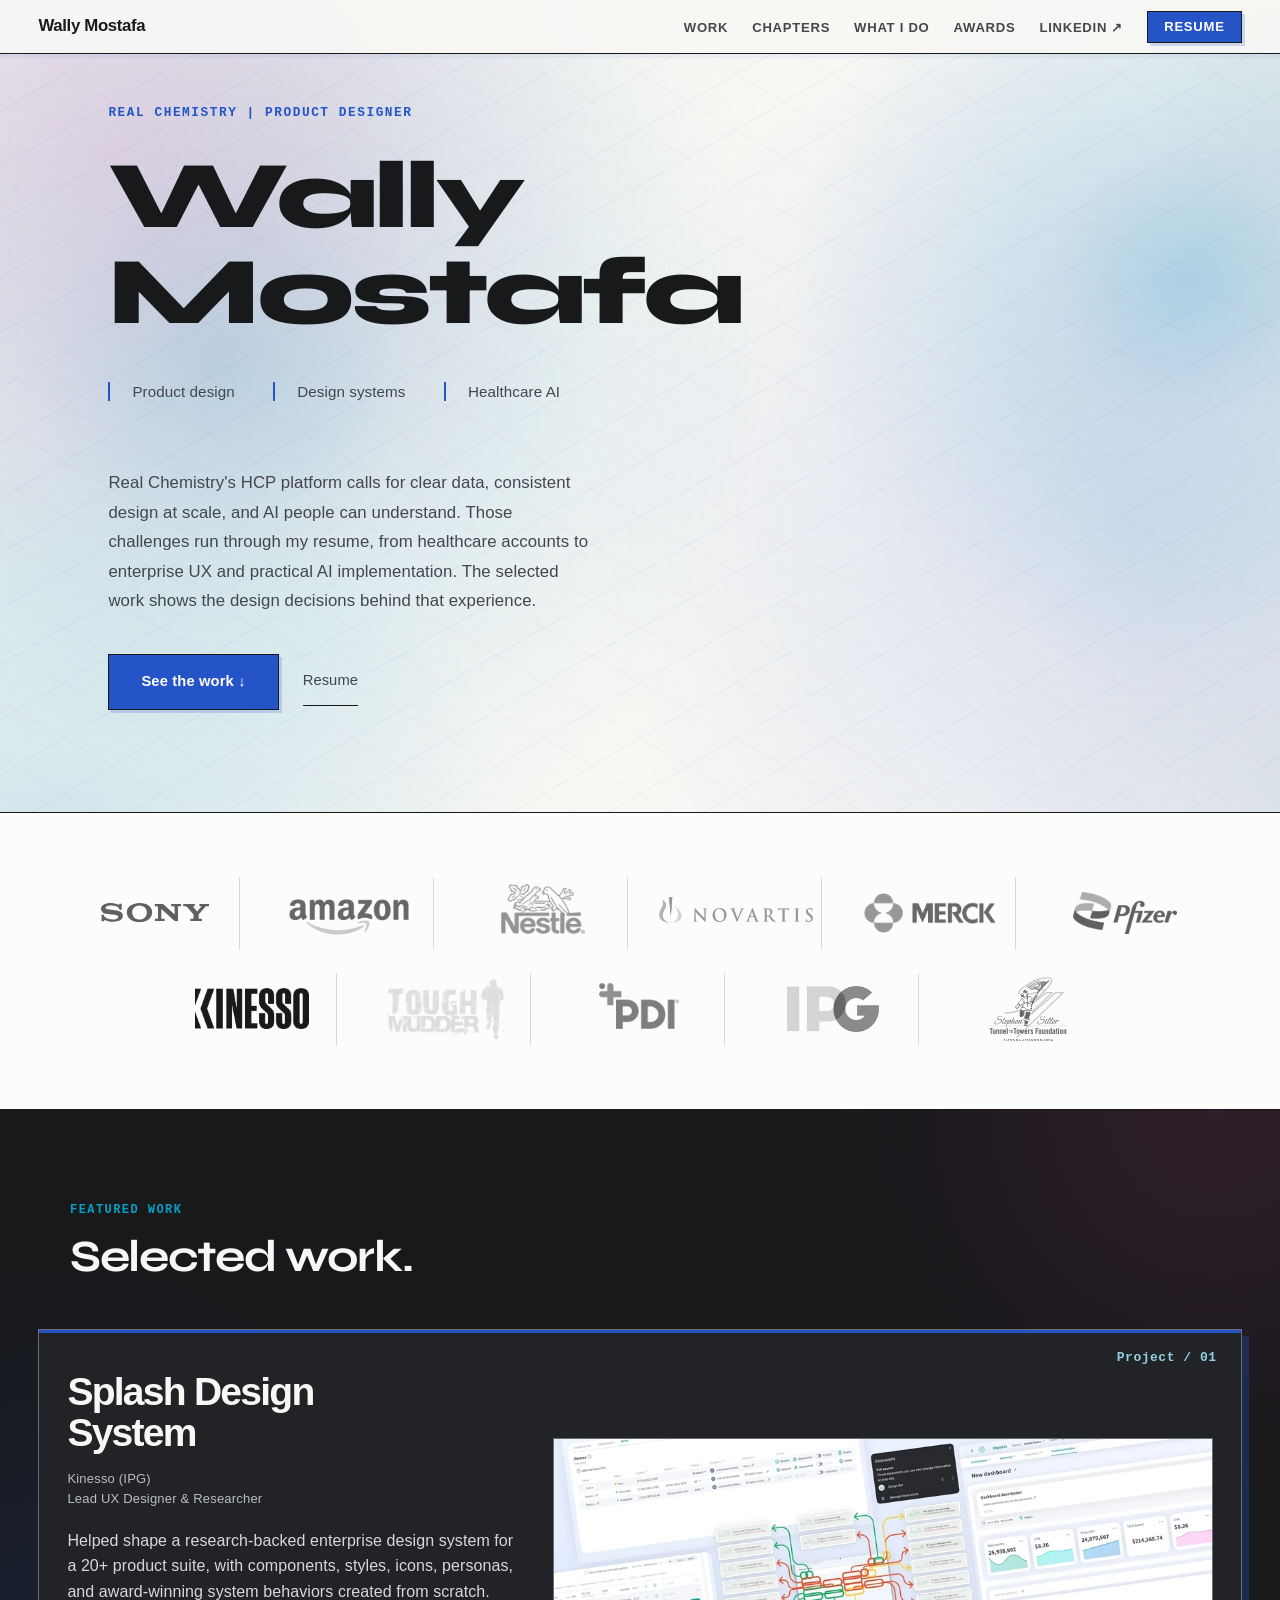
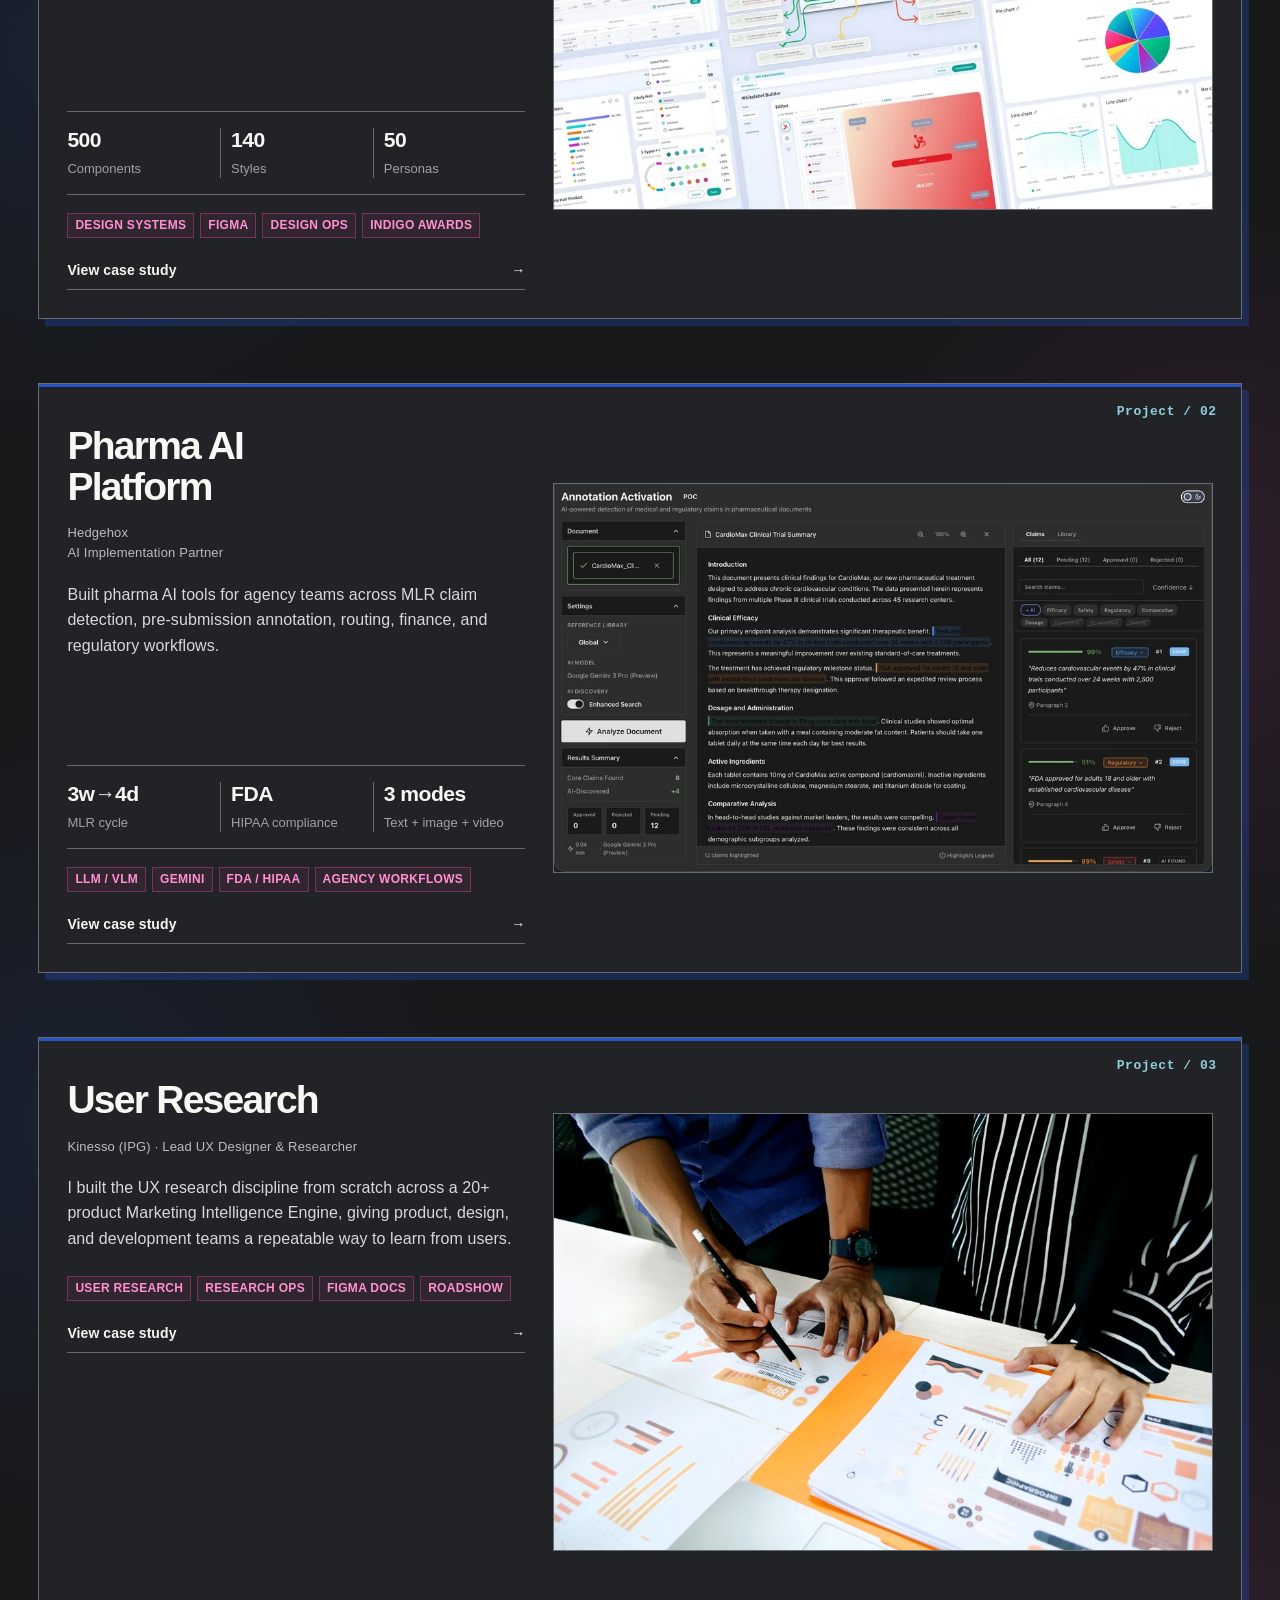
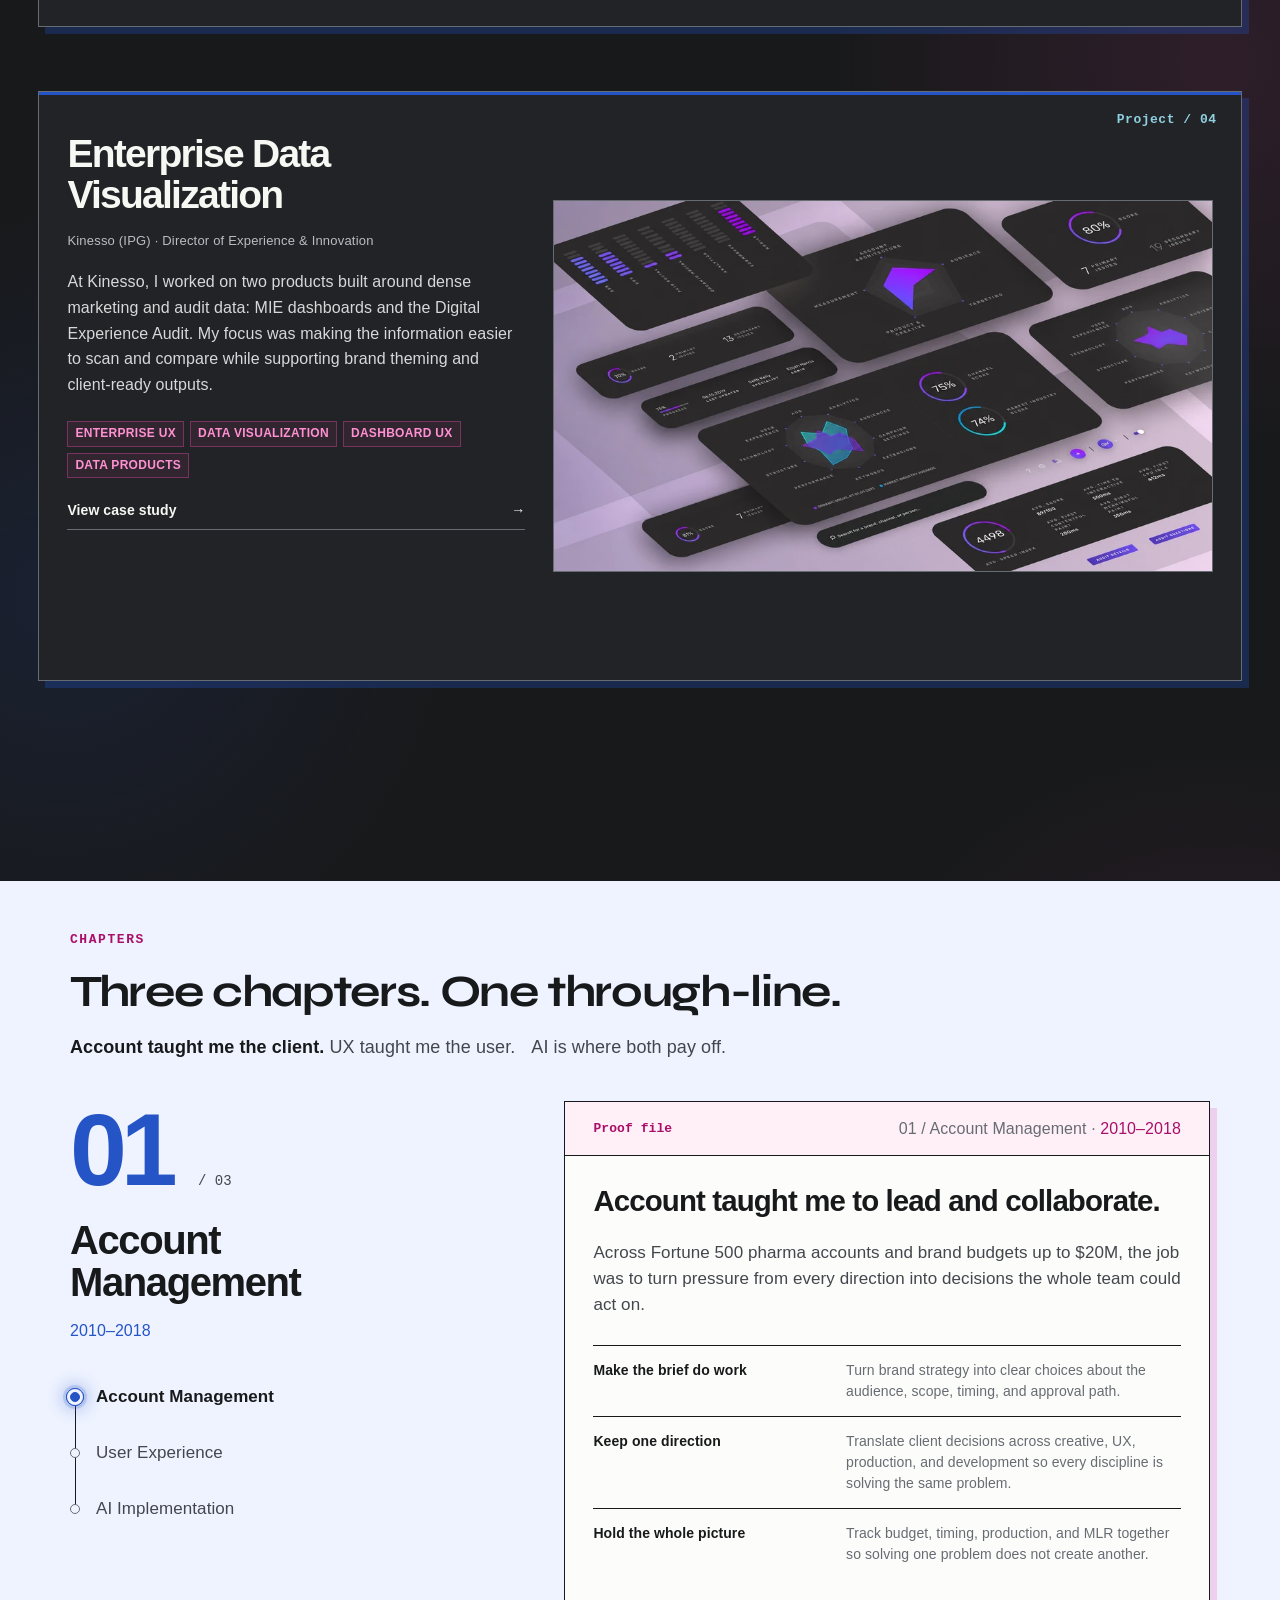
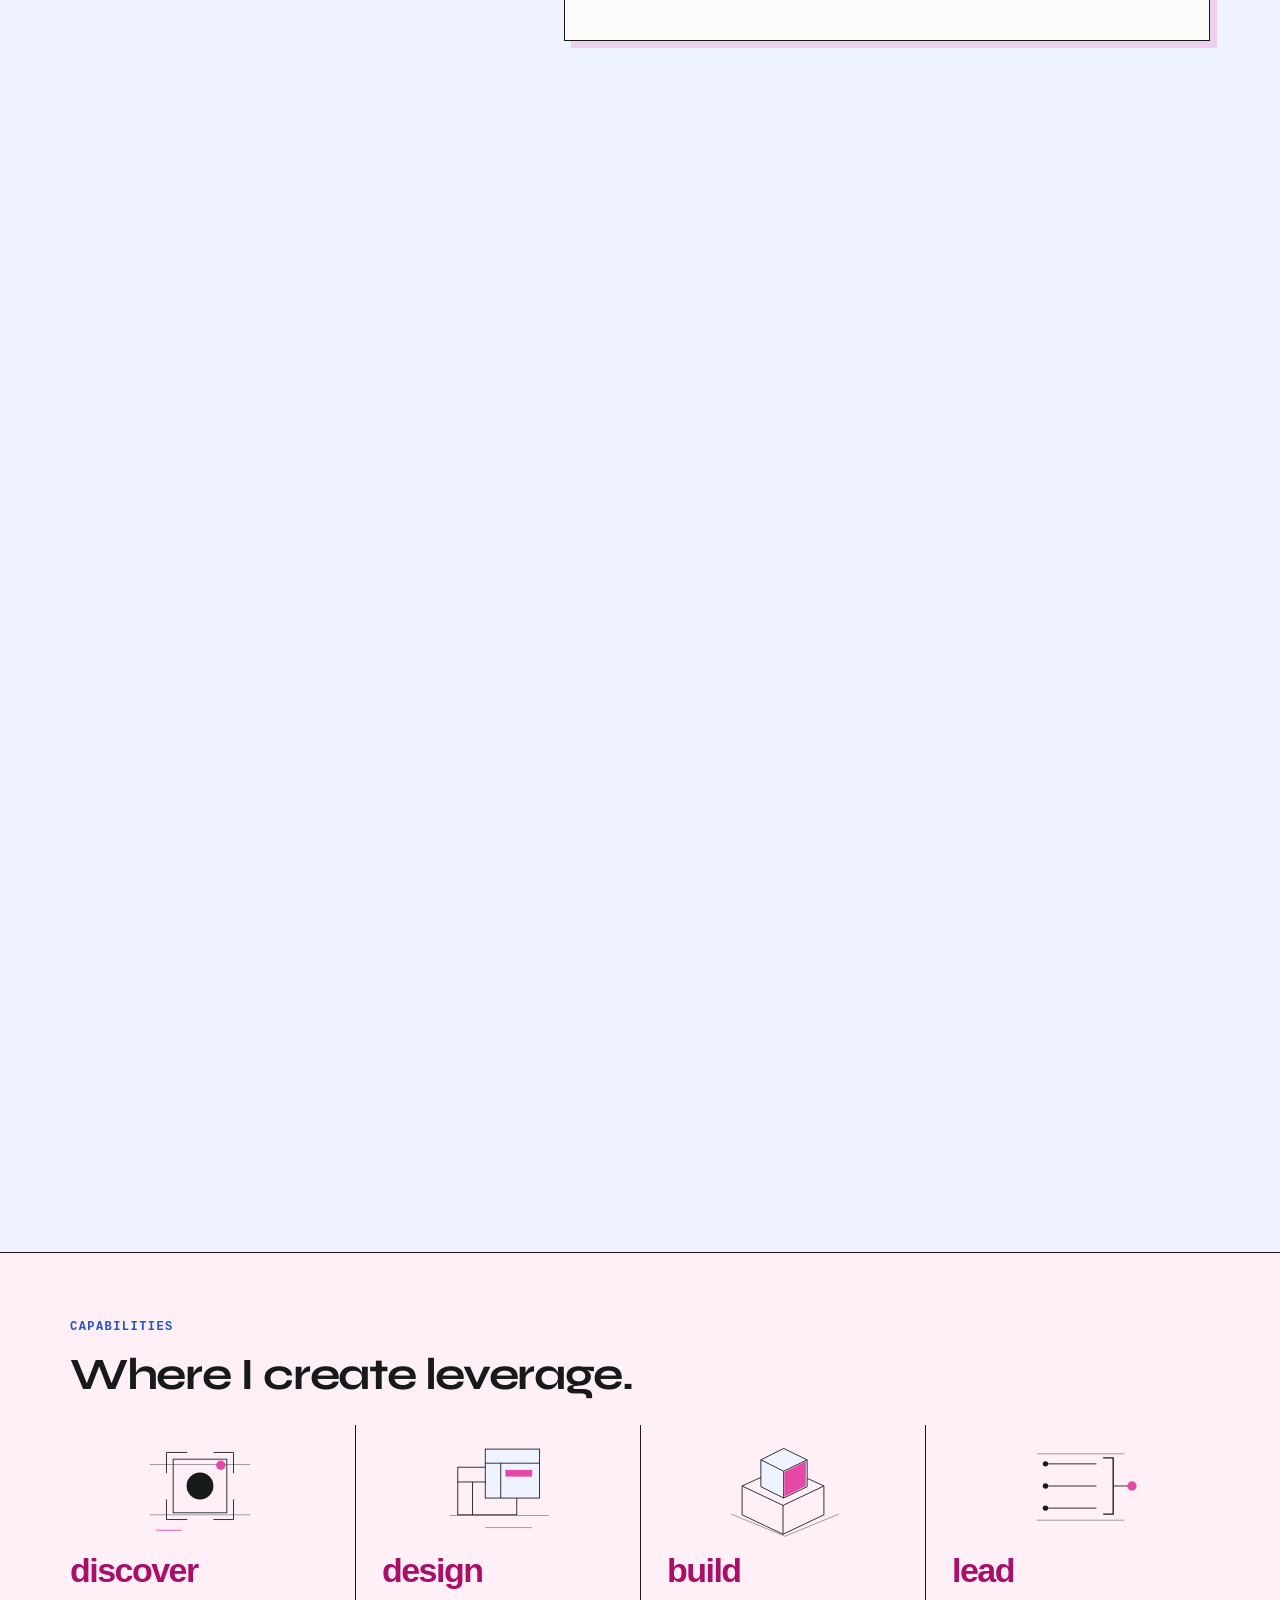
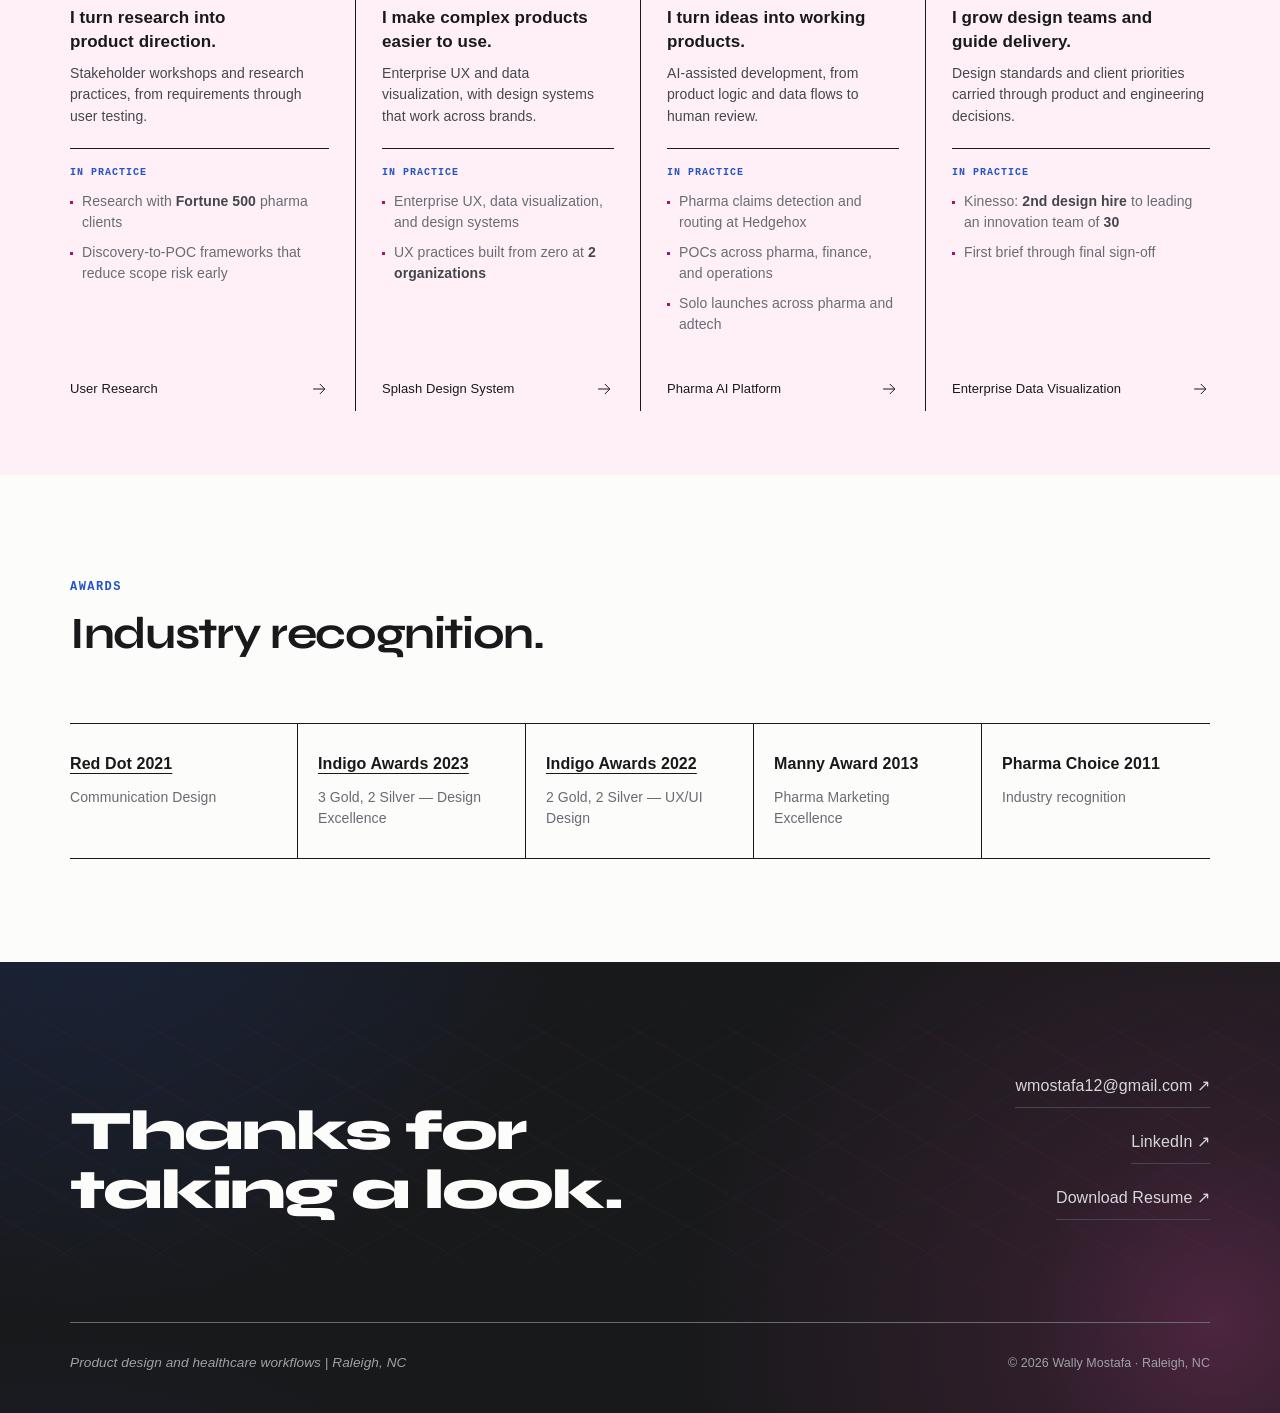
<file: real-chemistry-product-designer-experience/index.html>
<!DOCTYPE html>
<html lang="en" class="proof-grid-homepage" data-design-concept="proof-grid">
<head>
<meta charset="UTF-8">
<meta name="viewport" content="width=device-width, initial-scale=1.0">
<title>Product Designer | Wally Mostafa</title>
<meta name="description" content="Wally Mostafa's work for Product Designer.">
<meta property="og:title" content="Product Designer | Wally Mostafa">
<meta property="og:description" content="Wally Mostafa's work for Product Designer.">
<meta property="og:type" content="website">
<meta property="og:url" content="https://wally-mostafa.github.io/real-chemistry-product-designer-experience/">
<link rel="icon" href="../favicon.ico?v=2" sizes="any">
<link rel="apple-touch-icon" href="../apple-touch-icon.png?v=2">
<link rel="manifest" href="../site.webmanifest?v=2">
<meta name="theme-color" content="#1d1d1d">

<link rel="preconnect" href="https://fonts.googleapis.com">
<link rel="preconnect" href="https://fonts.gstatic.com" crossorigin>
<link href="https://fonts.googleapis.com/css2?family=Syne:wght@400;500;600;700;800&family=Instrument+Sans:ital,wght@0,400;0,500;0,600;0,700;1,400&display=swap" rel="stylesheet">

<style>
  :root {
    --ink: #1a1714;
    --ink-soft: #38332d;
    --ink-muted: #5c5550;
    --surface: #f8f5f0;
    --surface-warm: #f0ebe3;
    --surface-deep: #e6dfd5;
    --surface-tint: #f4f0e8;
    --accent: #c45a2d;
    --accent-hover: #a84820;
    --accent-light: rgba(196, 90, 45, 0.08);
    --rule: #d4ccc2;
    --rule-light: #e4ddd4;

    --radius-s: 4px;
    --radius-m: 12px;
    --radius-l: 16px;
    --shadow-s: 0 2px 8px rgba(26, 23, 20, 0.06);
    --shadow-m: 0 12px 28px rgba(26, 23, 20, 0.12);
    --shadow-l: 0 28px 70px rgba(26, 23, 20, 0.16);
    --accent-text: #a84820;   /* AA-safe accent for small text on light surfaces */
    --accent-bright: #d4753f; /* AA-safe accent for small text on dark surfaces */

    --font-display: 'Syne', sans-serif;
    --font-body: 'Instrument Sans', sans-serif;

    --space-xs: clamp(0.25rem, 0.5vw, 0.5rem);
    --space-s: clamp(0.5rem, 1vw, 0.75rem);
    --space-m: clamp(1rem, 2vw, 1.5rem);
    --space-l: clamp(1.5rem, 3vw, 2.5rem);
    --space-xl: clamp(2.5rem, 5vw, 4rem);
    --space-2xl: clamp(4rem, 8vw, 7rem);
    --space-3xl: clamp(6rem, 10vw, 10rem);

    --max-w: 1140px;
  }

  *, *::before, *::after { box-sizing: border-box; margin: 0; padding: 0; }

  html {
    scroll-behavior: smooth;
    -webkit-font-smoothing: antialiased;
    -moz-osx-font-smoothing: grayscale;
    overflow-x: hidden;
  }

  body {
    font-family: var(--font-body);
    font-size: clamp(1rem, 1.15vw, 1.125rem);
    line-height: 1.7;
    color: var(--ink);
    background: var(--surface);
    letter-spacing: 0.005em;
    overflow-x: hidden;
  }

  /* ── NAV ── */
  nav {
    position: fixed;
    top: 0;
    left: 0;
    right: 0;
    z-index: 100;
    padding: var(--space-s) var(--space-l);
    display: flex;
    justify-content: space-between;
    align-items: center;
    background: rgba(248, 245, 240, 0.92);
    backdrop-filter: blur(14px);
    -webkit-backdrop-filter: blur(14px);
    border-bottom: 1px solid var(--rule-light);
  }

  nav .name {
    font-family: var(--font-display);
    font-weight: 700;
    font-size: 1.05rem;
    color: var(--ink);
    letter-spacing: -0.02em;
    text-decoration: none;
  }

  nav .links {
    display: flex;
    gap: var(--space-m);
    align-items: center;
    list-style: none;
  }

  nav .links a {
    font-family: var(--font-body);
    font-size: 0.82rem;
    font-weight: 500;
    color: var(--ink-muted);
    text-decoration: none;
    text-transform: uppercase;
    letter-spacing: 0.08em;
    transition: color 0.2s;
    padding: 0.5rem 0;
  }

  nav .links a:hover { color: var(--accent); }

  /* Hamburger — hidden on desktop */
  .mobile-menu-btn {
    display: none;
    align-items: center;
    justify-content: center;
    width: 44px;
    height: 44px;
    background: none;
    border: none;
    cursor: pointer;
    color: var(--ink);
    padding: 0;
    -webkit-tap-highlight-color: transparent;
  }
  .close-icon { display: none; }

  nav .nav-cta {
    font-size: 0.82rem;
    font-weight: 600;
    color: var(--surface) !important;
    background: var(--ink);
    padding: 0.45rem 1rem !important;
    border-radius: var(--radius-s);
    transition: background 0.2s;
  }

  nav .nav-cta:hover { background: var(--accent); color: var(--surface) !important; }

  /* ── HERO CANVAS ── */
  .hero-canvas {
    position: fixed;
    top: 0;
    left: 0;
    width: 100%;
    height: 100%;
    z-index: 0;
    pointer-events: none;
    opacity: 0;
    transition: opacity 1.2s ease;
  }
  .hero-canvas.loaded { opacity: 1; }

  /* ── HERO ── */
  .hero {
    min-height: 90vh;
    display: flex;
    flex-direction: column;
    justify-content: center;
    padding: var(--space-2xl) var(--space-l);
    max-width: var(--max-w);
    margin: 0 auto;
    position: relative;
    z-index: 1;
  }

  .hero-eyebrow {
    font-family: var(--font-body);
    font-size: 0.8rem;
    font-weight: 600;
    text-transform: uppercase;
    letter-spacing: 0.15em;
    color: var(--accent-text);
    margin-bottom: var(--space-m);
    opacity: 0;
    transform: translateY(16px);
    animation: fadeUp 0.8s 0.2s ease-out forwards;
  }

  .hero h1 {
    font-family: var(--font-display);
    font-size: clamp(3.2rem, 7.5vw, 6rem);
    font-weight: 800;
    line-height: 1.0;
    letter-spacing: -0.04em;
    color: var(--ink);
    max-width: 12ch;
    opacity: 0;
    transform: translateY(24px);
    animation: fadeUp 0.8s 0.4s ease-out forwards;
  }

  .hero-tagline {
    margin-top: var(--space-l);
    display: flex;
    gap: var(--space-l);
    flex-wrap: wrap;
    opacity: 0;
    transform: translateY(16px);
    animation: fadeUp 0.8s 0.7s ease-out forwards;
  }

  .hero-tagline span {
    font-family: var(--font-display);
    font-size: clamp(1rem, 1.6vw, 1.25rem);
    font-weight: 500;
    color: var(--ink-soft);
    position: relative;
    padding-left: var(--space-m);
  }

  .hero-tagline span::before {
    content: '';
    position: absolute;
    left: 0;
    top: 0.2em;
    bottom: 0.2em;
    width: 3px;
    background: var(--accent);
    border-radius: 2px;
  }

  .hero-intro {
    margin-top: var(--space-xl);
    font-size: clamp(1.05rem, 1.25vw, 1.15rem);
    color: var(--ink-soft);
    max-width: 52ch;
    line-height: 1.75;
    opacity: 0;
    transform: translateY(16px);
    animation: fadeUp 0.8s 0.9s ease-out forwards;
  }

  .hero-cta {
    margin-top: var(--space-l);
    display: flex;
    gap: var(--space-m);
    align-items: center;
    flex-wrap: wrap;
    opacity: 0;
    transform: translateY(16px);
    animation: fadeUp 0.8s 1.1s ease-out forwards;
  }

  .btn-primary {
    display: inline-flex;
    align-items: center;
    gap: 0.5rem;
    font-family: var(--font-body);
    font-size: 0.92rem;
    font-weight: 600;
    color: var(--surface);
    background: var(--ink);
    padding: 0.9rem 2rem;
    border-radius: var(--radius-s);
    text-decoration: none;
    transition: background 0.25s, transform 0.2s;
    letter-spacing: 0.01em;
    min-height: 48px;
  }

  .btn-primary:hover {
    background: var(--accent);
    transform: translateY(-1px);
  }

  .btn-ghost {
    font-family: var(--font-body);
    font-size: 0.92rem;
    font-weight: 500;
    color: var(--ink-muted);
    text-decoration: none;
    border-bottom: 1px solid var(--rule);
    padding-bottom: 2px;
    transition: color 0.2s, border-color 0.2s;
    min-height: 48px;
    display: inline-flex;
    align-items: center;
  }

  .btn-ghost:hover {
    color: var(--accent);
    border-color: var(--accent);
  }

  /* ── SECTION COMMON ── */
  section { padding: var(--space-2xl) var(--space-l); }

  .section-inner { max-width: var(--max-w); margin: 0 auto; }

  .section-label {
    font-family: var(--font-body);
    font-size: 0.75rem;
    font-weight: 600;
    text-transform: uppercase;
    letter-spacing: 0.18em;
    color: var(--accent-text);
    margin-bottom: var(--space-s);
  }

  .section-title {
    font-family: var(--font-display);
    font-size: clamp(1.8rem, 3.5vw, 2.8rem);
    font-weight: 700;
    letter-spacing: -0.03em;
    color: var(--ink);
    margin-bottom: var(--space-xl);
    max-width: 20ch;
    line-height: 1.1;
  }

  /* ── TRUST STRIP ── */
  .trust-strip {
    padding: var(--space-xl) var(--space-l);
    border-top: 1px solid var(--rule-light);
  }

  /* ── CAPABILITIES ── */
  .capabilities { background: var(--surface-warm); }

  /* ── HOW I BUILD ── */
  .how-i-build { background: var(--surface); }

  .hib-grid {
    display: grid;
    grid-template-columns: 1fr 1fr;
    gap: var(--space-2xl);
    align-items: start;
    margin-top: var(--space-xl);
  }

  .hib-intro p {
    color: var(--ink-soft);
    font-size: 1rem;
    line-height: 1.8;
    margin-bottom: var(--space-m);
  }
  .hib-intro p:last-child { margin-bottom: 0; }

  .hib-lead {
    font-family: var(--font-display);
    font-size: clamp(1.45rem, 2.25vw, 2rem);
    font-weight: 700;
    letter-spacing: -0.03em;
    color: var(--ink);
    line-height: 1.15;
    max-width: 15ch;
    margin-bottom: var(--space-l);
  }

  .hib-flow {
    display: grid;
    gap: var(--space-m);
    margin: var(--space-l) 0;
    counter-reset: build-step;
  }

  .hib-step {
    list-style: none;
    display: grid;
    grid-template-columns: 3.25rem 1fr;
    gap: var(--space-m);
    padding-top: var(--space-m);
    border-top: 1px solid var(--rule-light);
    position: relative;
  }

  .hib-step::before {
    counter-increment: build-step;
    content: "0" counter(build-step);
    font-family: var(--font-display);
    font-size: clamp(1.35rem, 2vw, 1.8rem);
    font-weight: 800;
    line-height: 1;
    letter-spacing: -0.04em;
    color: var(--accent);
  }

  .hib-step h3 {
    font-family: var(--font-display);
    font-size: clamp(1.05rem, 1.45vw, 1.25rem);
    font-weight: 700;
    letter-spacing: -0.02em;
    color: var(--ink);
    line-height: 1.15;
    margin-bottom: 0.25rem;
  }

  .hib-step p {
    font-size: 0.92rem;
    line-height: 1.65;
    margin: 0;
    color: var(--ink-muted);
  }

  .hib-director-note {
    margin-top: var(--space-l);
    padding-top: var(--space-m);
    border-top: 2px solid var(--ink);
    max-width: 38ch;
  }

  .hib-director-note span {
    display: block;
    font-size: 0.72rem;
    font-weight: 700;
    text-transform: uppercase;
    letter-spacing: 0.14em;
    color: var(--accent-text);
    margin-bottom: var(--space-xs);
  }

  .hib-director-note p {
    font-size: 0.95rem;
    line-height: 1.65;
    color: var(--ink-soft);
    margin: 0;
  }

  .hib-stack {
    display: flex;
    flex-direction: column;
    gap: var(--space-m);
  }

  .hib-layer {
    border-top: 1px solid var(--rule);
    padding-top: var(--space-s);
  }

  .hib-layer-label {
    font-size: 0.7rem;
    font-weight: 700;
    text-transform: uppercase;
    letter-spacing: 0.12em;
    color: var(--ink-muted);
    margin-bottom: var(--space-xs);
  }

  .hib-layer-tools {
    display: flex;
    flex-wrap: wrap;
    gap: 0.4rem;
  }

  .hib-tool {
    font-family: var(--font-body);
    font-size: 0.78rem;
    font-weight: 500;
    color: var(--ink-soft);
    background: var(--surface-warm);
    border: 1px solid var(--rule-light);
    padding: 0.2rem 0.6rem;
    border-radius: var(--radius-s);
  }

  .hib-tool--accent {
    color: var(--accent-text);
    background: var(--accent-light);
    border-color: rgba(196, 90, 45, 0.2);
    font-weight: 600;
  }


  /* ── FEATURED WORK ── */
  #work { background: var(--ink); }
  #work .section-label { color: var(--accent-bright); }
  #work .section-title { color: var(--surface); }
  #work .work-number { color: rgba(248,245,240,0.12); }
  #work .work-meta h3 { color: var(--surface); }
  #work .work-meta .role { color: var(--accent-bright); }
  #work .work-body p { color: rgba(248,245,240,0.65); }
  #work .stat-number { color: var(--surface); }
  #work .stat-label { color: rgba(248,245,240,0.55); }
  #work .work-stats { border-top-color: rgba(248,245,240,0.1); }
  #work .tag { color: var(--accent-bright); background: rgba(196,90,45,0.12); border-color: rgba(196,90,45,0.25); }
  #work .work-link { color: var(--surface); border-bottom-color: rgba(248,245,240,0.25); }
  #work .work-link:hover { border-bottom-color: var(--accent-bright); color: var(--accent-bright); }
  #work .work-item { border-color: rgba(248,245,240,0.08); }

  /* Card-level hover: whole work-item is the link */
  #work .work-item:hover .work-number,
  #work .work-item:focus-visible .work-number { color: rgba(248,245,240,0.22); }
  #work .work-item:hover .work-meta h3,
  #work .work-item:focus-visible .work-meta h3 { color: var(--accent-bright); }
  #work .work-item:hover .work-link,
  #work .work-item:focus-visible .work-link {
    border-bottom-color: var(--accent-bright);
    color: var(--accent-bright);
  }
  #work .work-item:hover .work-link .arrow { transform: translateX(4px); }
  .work-item:focus-visible {
    outline: 2px solid var(--accent-bright);
    outline-offset: 4px;
    border-radius: var(--radius-s);
  }

  #work .work-more {
    margin-top: var(--space-2xl);
    padding-top: var(--space-l);
    border-top: 1px solid rgba(248, 245, 240, 0.1);
    color: rgba(248, 245, 240, 0.6);
    font-size: 0.92rem;
    line-height: 1.7;
    max-width: 72ch;
  }
  #work .work-more a {
    color: var(--surface);
    font-weight: 600;
    text-decoration: none;
    padding-bottom: 2px;
    border-bottom: 1.5px solid rgba(248, 245, 240, 0.25);
    margin-left: 0.4rem;
    white-space: nowrap;
    transition: color 0.2s, border-color 0.2s;
  }
  #work .work-more a:hover {
    color: var(--accent-bright);
    border-bottom-color: var(--accent-bright);
  }
  #work .work-more .arrow { display: inline-block; transition: transform 0.25s ease; }
  #work .work-more a:hover .arrow { transform: translateX(4px); }

  .work-grid { display: grid; gap: var(--space-3xl); }

  /* Project layout A: number left, content right */
  .work-item {
    display: grid;
    grid-template-columns: 280px 1fr;
    gap: var(--space-xl);
    align-items: start;
  }

  .work-meta {
    position: sticky;
    top: calc(60px + var(--space-l));
  }

  .work-number {
    font-family: var(--font-display);
    font-size: clamp(4rem, 6vw, 5.5rem);
    font-weight: 800;
    color: var(--rule);
    line-height: 1;
    letter-spacing: -0.04em;
    transition: color 0.25s ease;
  }

  .work-meta h3 {
    font-family: var(--font-display);
    font-size: clamp(1.5rem, 2.2vw, 1.9rem);
    font-weight: 700;
    letter-spacing: -0.02em;
    color: var(--ink);
    margin-bottom: var(--space-xs);
    line-height: 1.15;
    transition: color 0.25s ease;
  }

  .work-meta .role {
    font-size: 0.82rem;
    font-weight: 600;
    text-transform: uppercase;
    letter-spacing: 0.08em;
    color: var(--accent);
    margin-bottom: var(--space-m);
    line-height: 1.5;
  }

  .work-body p {
    color: var(--ink-soft);
    margin-bottom: var(--space-m);
    font-size: 1rem;
    line-height: 1.7;
    max-width: 60ch;
  }

  .work-stats {
    display: flex;
    gap: var(--space-xl);
    flex-wrap: wrap;
    margin-top: var(--space-l);
    padding-top: var(--space-l);
    border-top: 1px solid var(--rule-light);
  }

  .stat { display: flex; flex-direction: column; }

  .stat-number {
    font-family: var(--font-display);
    font-size: clamp(1.8rem, 2.8vw, 2.4rem);
    font-weight: 800;
    color: var(--ink);
    letter-spacing: -0.03em;
    line-height: 1.1;
  }

  .stat-label {
    font-size: 0.75rem;
    font-weight: 500;
    text-transform: uppercase;
    letter-spacing: 0.1em;
    color: var(--ink-muted);
    margin-top: 4px;
  }

  .work-link {
    display: inline-flex;
    align-items: center;
    gap: 0.4rem;
    font-family: var(--font-body);
    font-weight: 600;
    font-size: 0.9rem;
    color: var(--accent);
    text-decoration: none;
    margin-top: var(--space-l);
    padding-bottom: 2px;
    border-bottom: 1.5px solid transparent;
    transition: border-color 0.2s;
  }

  .work-link:hover { border-bottom-color: var(--accent); }

  .work-link .arrow {
    display: inline-block;
    transition: transform 0.25s ease;
  }

  .work-tags {
    display: flex;
    flex-wrap: wrap;
    gap: 0.4rem;
    margin-top: var(--space-m);
  }

  .tag {
    font-family: var(--font-body);
    font-size: 0.7rem;
    font-weight: 600;
    text-transform: uppercase;
    letter-spacing: 0.06em;
    color: var(--accent);
    background: var(--accent-light);
    border: 1px solid rgba(196, 90, 45, 0.15);
    padding: 0.25rem 0.6rem;
    border-radius: var(--radius-s);
    white-space: nowrap;
  }

  /* Divider between major sections */
  .section-divider {
    max-width: var(--max-w);
    margin: 0 auto;
    padding: 0 var(--space-l);
  }

  .section-divider hr {
    border: none;
    height: 1px;
    background: var(--rule);
  }

  /* ── CAREER ARC ── */
  .arc { background: var(--surface-warm); color: var(--ink); }
  .arc .section-label { color: var(--accent); }
  .arc .section-title { color: var(--ink); }

  .arc-timeline {
    position: relative;
    padding-left: var(--space-xl);
  }

  .arc-timeline::before {
    content: '';
    position: absolute;
    left: 0;
    top: 8px;
    bottom: 8px;
    width: 2px;
    background: linear-gradient(to bottom, var(--accent), rgba(196, 90, 45, 0.2));
  }

  .arc-item {
    position: relative;
    margin-bottom: var(--space-xl);
    padding-bottom: var(--space-l);
  }

  .arc-item:last-child { margin-bottom: 0; padding-bottom: 0; }

  .arc-item::before {
    content: '';
    position: absolute;
    left: calc(-1 * var(--space-xl) - 4px);
    top: 6px;
    width: 10px;
    height: 10px;
    border-radius: 50%;
    background: var(--accent);
    border: 2px solid var(--surface-warm);
    transition: transform 0.3s cubic-bezier(0.34, 1.56, 0.64, 1),
                box-shadow 0.3s ease;
  }

  /* Ripple ring on hover */
  .arc-item::after {
    content: '';
    position: absolute;
    left: calc(-1 * var(--space-xl) - 8px);
    top: 2px;
    width: 18px;
    height: 18px;
    border-radius: 50%;
    border: 2px solid var(--accent);
    opacity: 0;
    transform: scale(0.5);
    transition: opacity 0.35s ease, transform 0.35s cubic-bezier(0.34, 1.56, 0.64, 1);
  }

  .arc-item:hover::before {
    transform: scale(1.35);
    box-shadow: 0 0 0 4px rgba(196, 90, 45, 0.15);
  }

  .arc-item:hover::after {
    opacity: 1;
    transform: scale(1);
  }

  .arc-year {
    font-family: var(--font-display);
    font-size: 0.78rem;
    font-weight: 700;
    text-transform: uppercase;
    letter-spacing: 0.12em;
    color: var(--accent-text);
    margin-bottom: 6px;
    transition: letter-spacing 0.3s ease;
  }

  .arc-item:hover .arc-year {
    letter-spacing: 0.18em;
  }

  .arc-item h3 {
    font-family: var(--font-display);
    font-size: clamp(1.15rem, 1.6vw, 1.35rem);
    font-weight: 700;
    color: var(--ink);
    letter-spacing: -0.01em;
    margin-bottom: 4px;
    line-height: 1.25;
    transition: color 0.25s ease, transform 0.25s ease;
  }

  .arc-item:hover h3 {
    color: var(--accent);
    transform: translateX(4px);
  }

  .arc-item .arc-org {
    font-size: 0.9rem;
    font-weight: 500;
    color: var(--ink-muted);
    margin-bottom: var(--space-s);
    transition: transform 0.25s ease 0.04s;
  }

  .arc-item:hover .arc-org {
    transform: translateX(4px);
  }

  .arc-item p {
    font-size: 0.92rem;
    color: var(--ink-soft);
    line-height: 1.65;
    max-width: 55ch;
    transition: color 0.25s ease;
  }

  .arc-item:hover p {
    color: var(--ink);
  }

  /* Transition strip before arc */
  .pre-arc-strip {
    background: var(--surface-warm);
    padding: var(--space-l) var(--space-l) 0;
  }

  .pre-arc-strip .section-inner {
    border-top: 1px solid rgba(196, 90, 45, 0.3);
  }

  /* ── AWARDS ── */
  .awards { background: var(--surface-tint); }

  .awards-grid {
    display: grid;
    grid-template-columns: repeat(auto-fit, minmax(200px, 1fr));
    gap: var(--space-m);
  }

  .award-item {
    padding: var(--space-m) var(--space-l);
    border: 1.5px solid var(--rule);
    border-radius: var(--radius-s);
    transition: border-color 0.2s, transform 0.2s;
    background: var(--surface);
  }

  .award-item:hover {
    border-color: var(--accent);
    transform: translateY(-2px);
  }

  .award-name {
    font-family: var(--font-display);
    font-size: 1rem;
    font-weight: 700;
    color: var(--ink);
    line-height: 1.3;
    text-decoration: none;
    transition: color 0.2s, border-color 0.2s;
  }

  /* Underline only the award names that are actually links */
  a.award-name {
    border-bottom: 1px solid var(--rule);
  }

  a.award-name:hover {
    color: var(--accent);
    border-color: var(--accent);
  }

  .award-detail {
    font-size: 0.82rem;
    color: var(--ink-muted);
    margin-top: 4px;
  }

  /* ── CONTACT ── */
  .contact { background: var(--surface-warm); }

  .contact-inner {
    max-width: var(--max-w);
    margin: 0 auto;
    display: grid;
    grid-template-columns: 1.2fr 1fr;
    gap: var(--space-xl);
    align-items: end;
  }

  .contact h2 {
    font-family: var(--font-display);
    font-size: clamp(2.2rem, 4.5vw, 3.5rem);
    font-weight: 800;
    letter-spacing: -0.035em;
    color: var(--ink);
    line-height: 1.05;
  }

  .contact-subtitle {
    font-size: 1rem;
    color: var(--ink-soft);
    margin-top: var(--space-s);
    line-height: 1.6;
    max-width: 40ch;
  }

  .contact-links {
    display: flex;
    flex-direction: column;
    gap: var(--space-s);
    align-items: flex-end;
  }

  .contact-links a {
    font-family: var(--font-body);
    font-size: 1rem;
    font-weight: 500;
    color: var(--ink-soft);
    text-decoration: none;
    padding: 0.4rem 0;
    border-bottom: 1px solid var(--rule-light);
    transition: color 0.2s, border-color 0.2s;
    min-height: 44px;
    display: inline-flex;
    align-items: center;
  }

  .contact-links a:hover {
    color: var(--accent);
    border-bottom-color: var(--accent);
  }

  /* ── FOOTER ── */
  footer {
    padding: var(--space-l) var(--space-l);
    border-top: 1px solid var(--rule-light);
  }

  .footer-inner {
    max-width: var(--max-w);
    margin: 0 auto;
    display: flex;
    justify-content: space-between;
    align-items: baseline;
    flex-wrap: wrap;
    gap: var(--space-s);
  }

  .footer-sign-off {
    font-family: var(--font-body);
    font-size: 0.85rem;
    color: var(--ink-muted);
    font-style: italic;
  }

  footer .copyright {
    font-size: 0.78rem;
    color: var(--ink-muted);
    opacity: 0.6;
  }

  /* ── ANIMATIONS ── */
  @keyframes fadeUp {
    to { opacity: 1; transform: translateY(0); }
  }

  /* Reveal animations — progressive enhancement only.
     Elements are visible by default. JS adds .reveal-pending to hide them,
     then IntersectionObserver adds .visible to animate them in.
     If JS fails, everything stays visible. */
  .reveal-pending {
    opacity: 0;
    transform: translateY(20px);
    transition: opacity 0.6s ease-out, transform 0.6s ease-out;
  }

  .reveal-pending.visible {
    opacity: 1;
    transform: translateY(0);
  }

  /* Timeline-specific scroll build */
  .arc-timeline .reveal-pending {
    opacity: 0;
    transform: translateX(-18px);
    transition: opacity 0.5s ease-out, transform 0.5s cubic-bezier(0.22, 1, 0.36, 1);
  }

  .arc-timeline .reveal-pending.visible {
    opacity: 1;
    transform: translateX(0);
  }

  /* Dot pops in with a spring when the item becomes visible */
  .arc-timeline .reveal-pending::before {
    transform: scale(0);
    transition: transform 0.4s cubic-bezier(0.34, 1.56, 0.64, 1) 0.2s;
  }

  .arc-timeline .reveal-pending.visible::before {
    transform: scale(1);
  }

  /* Stagger each arc-item by position */
  .arc-timeline .reveal-pending:nth-child(1) { transition-delay: 0s; }
  .arc-timeline .reveal-pending:nth-child(2) { transition-delay: 0.1s; }
  .arc-timeline .reveal-pending:nth-child(3) { transition-delay: 0.18s; }
  .arc-timeline .reveal-pending:nth-child(4) { transition-delay: 0.26s; }
  .arc-timeline .reveal-pending:nth-child(5) { transition-delay: 0.34s; }

  /* Dot spring delay needs to account for item stagger too */
  .arc-timeline .reveal-pending:nth-child(1)::before { transition-delay: 0.2s; }
  .arc-timeline .reveal-pending:nth-child(2)::before { transition-delay: 0.3s; }
  .arc-timeline .reveal-pending:nth-child(3)::before { transition-delay: 0.38s; }
  .arc-timeline .reveal-pending:nth-child(4)::before { transition-delay: 0.46s; }
  .arc-timeline .reveal-pending:nth-child(5)::before { transition-delay: 0.54s; }

  /* Stagger children */
  .stagger-pending > * {
    opacity: 0;
    transform: translateY(16px);
    transition: opacity 0.5s ease-out, transform 0.5s ease-out;
  }

  .stagger-pending.visible > *:nth-child(1) { transition-delay: 0.05s; }
  .stagger-pending.visible > *:nth-child(2) { transition-delay: 0.1s; }
  .stagger-pending.visible > *:nth-child(3) { transition-delay: 0.15s; }
  .stagger-pending.visible > *:nth-child(4) { transition-delay: 0.2s; }
  .stagger-pending.visible > *:nth-child(5) { transition-delay: 0.25s; }

  .stagger-pending.visible > * {
    opacity: 1;
    transform: translateY(0);
  }

  /* ── RESPONSIVE ── */
  @media (max-width: 900px) {
    .cap-grid { grid-template-columns: repeat(2, 1fr); }
    .work-item { grid-template-columns: 1fr; gap: var(--space-m); }
    .work-meta { position: static; }
  }

  @media (max-width: 1119px) {
    /* Nav: hide desktop links, show hamburger */
    nav .links { display: none; }
    nav .mobile-menu-btn { display: flex; }
    /* Mobile menu: full screen overlay */
    #nav.menu-open { z-index: 200; }
    #nav.menu-open .links {
      display: flex !important;
      flex-direction: column;
      position: fixed;
      top: 0;
      left: 0;
      right: 0;
      bottom: 0;
      width: 100vw;
      height: 100vh;
      height: 100dvh;
      background: var(--surface);
      padding: 100px 32px 32px;
      gap: 0;
      z-index: 199;
      overflow-y: auto;
    }
    #nav.menu-open .links li {
      border-bottom: 1px solid var(--rule-light);
      list-style: none;
    }
    #nav.menu-open .links li:last-child { border-bottom: none; }
    #nav.menu-open .links a {
      display: flex;
      align-items: center;
      min-height: 56px;
      padding: 4px 0;
      font-size: 1.1rem;
      text-transform: none;
      letter-spacing: 0.01em;
      color: var(--ink);
    }
    #nav.menu-open .nav-cta {
      display: inline-flex !important;
      margin-top: var(--space-l);
      width: fit-content;
      padding: 0.85rem 1.6rem !important;
      font-size: 1rem !important;
      color: var(--surface) !important;
    }
    /* Toggle hamburger to X */
    #nav.menu-open .mobile-menu-btn { position: relative; z-index: 201; }
    #nav.menu-open .hamburger-icon { display: none !important; }
    #nav.menu-open .close-icon { display: block !important; }

  }

  @media (max-width: 640px) {
    /* Padding consistency: 24px sides */
    section { padding-left: 24px; padding-right: 24px; }
    .hero { padding-left: 24px; padding-right: 24px; }
    nav { padding-left: 24px; padding-right: 24px; }
    .trust-strip { padding-left: 24px; padding-right: 24px; }
    footer { padding-left: 24px; padding-right: 24px; }

    /* Hero adjustments */
    .hero { min-height: 90vh; padding-top: calc(60px + var(--space-xl)); }
    .hero-eyebrow {
      max-width: 28ch;
      line-height: 1.5;
    }
    .hero h1 {
      font-size: clamp(2.25rem, 12vw, 2.8rem);
      max-width: 100%;
      letter-spacing: 0;
    }
    .hero-tagline { flex-direction: column; gap: var(--space-s); }
    .hero-intro { font-size: 1rem; }
    .hero-cta { flex-direction: column; gap: var(--space-s); align-items: flex-start; }
    .btn-primary, .btn-ghost { min-height: 48px; }

    /* How I Build */
    .hib-grid { grid-template-columns: 1fr; gap: var(--space-xl); }
    .hib-lead { max-width: 18ch; }
    .hib-step { grid-template-columns: 2.75rem 1fr; gap: var(--space-s); }

    /* Capabilities */
    .cap-grid { grid-template-columns: 1fr; }
    .cap-item { padding: var(--space-m) 0; }
    .cap-item h3 { font-size: 1.3rem; }
    .cap-item p { font-size: 1rem; }
    .cap-proof li { font-size: 0.92rem; }

    /* Work items: ensure "View case study" is tappable */
    .work-item { gap: var(--space-s); padding-bottom: var(--space-xl); }
    .work-number { font-size: clamp(3rem, 12vw, 4rem); }
    .work-meta h3 { font-size: clamp(1.4rem, 5vw, 1.7rem); }
    .work-body p { font-size: 1rem; line-height: 1.7; }
    .work-link {
      min-height: 48px;
      padding: 12px 0;
      font-size: 1rem;
      display: inline-flex;
      align-items: center;
    }
    .work-stats { gap: var(--space-l); }
    .stat-number { font-size: clamp(1.6rem, 6vw, 2rem); }
    .stat-label { font-size: 0.8rem; margin-top: 2px; }

    /* Timeline */
    .arc-timeline { padding-left: var(--space-l); }
    .arc-item::before { left: calc(-1 * var(--space-l) - 4px); }
    .arc-item::after { left: calc(-1 * var(--space-l) - 8px); }
    .arc-item h3 { font-size: 1.15rem; }
    .arc-item p { font-size: 0.95rem; }
    .arc-item .arc-org { font-size: 0.92rem; }
    .arc-item { margin-bottom: var(--space-l); padding-bottom: var(--space-m); }

    /* Awards */
    .awards-grid { grid-template-columns: 1fr 1fr; gap: var(--space-s); }
    .award-item { padding: var(--space-s) var(--space-m); }
    .award-name { font-size: 0.92rem; }
    .award-detail { font-size: 0.8rem; }

    /* Contact */
    .contact-inner { grid-template-columns: 1fr; gap: var(--space-l); }
    .contact-links { align-items: flex-start; }
    .contact-links a { min-height: 48px; font-size: 1rem; }
    .contact h2 { font-size: clamp(2rem, 8vw, 2.8rem); }

    /* Footer */
    .footer-inner { flex-direction: column; gap: var(--space-s); }
    .footer-sign-off { font-size: 0.88rem; }

    /* Section title */
    .section-title { font-size: clamp(1.6rem, 6vw, 2.2rem); }
  }

  @media (max-width: 380px) {
    .awards-grid { grid-template-columns: 1fr; }
    .hero h1 { font-size: 2.2rem; }
    .work-stats { flex-direction: column; gap: var(--space-m); }
  }

  @media (prefers-reduced-motion: reduce) {
    *, *::before, *::after {
      animation-duration: 0.01ms !important;
      transition-duration: 0.01ms !important;
    }
  }
</style>
<link rel="stylesheet" href="../assets/portfolio-revision/revision.css?v=fd5b1d494d20">
  <link rel="stylesheet" href="design-concept.css" data-design-concept-stylesheet>
</head>
<body>

<canvas class="hero-canvas" id="hero-canvas" aria-hidden="true" data-state="fallback"></canvas>

<nav id="nav">
  <a href="index.html" class="name">Wally Mostafa</a>
  <button class="mobile-menu-btn" type="button" aria-label="Open navigation" aria-controls="navigation-links" aria-expanded="false">
    <svg class="hamburger-icon" width="24" height="24" viewBox="0 0 24 24" fill="none" stroke="currentColor" stroke-width="2" stroke-linecap="round"><line x1="3" y1="6" x2="21" y2="6"/><line x1="3" y1="12" x2="21" y2="12"/><line x1="3" y1="18" x2="21" y2="18"/></svg>
    <svg class="close-icon" width="24" height="24" viewBox="0 0 24 24" fill="none" stroke="currentColor" stroke-width="2" stroke-linecap="round"><line x1="6" y1="6" x2="18" y2="18"/><line x1="6" y1="18" x2="18" y2="6"/></svg>
  </button>
  <ul class="links" id="navigation-links">
    <li><a href="#work">Work</a></li>
    <li><a href="#chapters">Chapters</a></li>
    <li><a href="#capabilities">What I Do</a></li>
    <li><a href="#awards">Awards</a></li>
    <li><a href="https://linkedin.com/in/wallymo" target="_blank" rel="noopener">LinkedIn ↗</a></li>
    <li><a href="../output/pdf/Wally-Mostafa-Real-Chemistry-Product-Designer-2026-Resume.pdf" class="nav-cta">Resume</a></li>
  </ul>
</nav>

<!-- HERO -->
<section class="hero">
  <div class="hero-eyebrow">Real Chemistry | Product Designer</div>
  <h1>Wally Mostafa</h1>
  <div class="hero-tagline">
    <span>Product design</span>
    <span>Design systems</span>
    <span>Healthcare AI</span>
  </div>
  <p class="hero-intro">
    Real Chemistry's HCP platform calls for clear data, consistent design at scale, and AI people can understand. Those challenges run through my resume, from healthcare accounts to enterprise UX and practical AI implementation. The selected work shows the design decisions behind that experience.
  </p>
  <div class="hero-cta">
    <a href="#work" class="btn-primary">See the work ↓</a>
    <a href="../output/pdf/Wally-Mostafa-Real-Chemistry-Product-Designer-2026-Resume.pdf" class="btn-ghost">Resume</a>
  </div>
</section>

<!-- TRUST STRIP -->
<section class="trust-strip" id="clients" aria-label="Client and agency logos">
  <svg class="trust-filters" aria-hidden="true" focusable="false" xmlns="http://www.w3.org/2000/svg">
    <defs>
      <filter id="trust-mudder-ink" color-interpolation-filters="sRGB">
        <feComponentTransfer><feFuncA type="linear" slope="5" intercept="0"/></feComponentTransfer>
      </filter>
    </defs>
  </svg>
  <div class="trust-names">
    <div class="trust-logo trust-logo--sony"><img src="../assets/imagery/logos/logo-sony-clean.svg" alt="Sony" loading="lazy"></div>
    <div class="trust-logo trust-logo--amazon"><img src="../assets/imagery/logos/logo-amazon-clean.webp" alt="Amazon" loading="lazy"></div>
    <div class="trust-logo trust-logo--nestle"><img src="../assets/imagery/logos/logo-nestle-clean.webp" alt="Nestlé" loading="lazy"></div>
    <div class="trust-logo trust-logo--novartis"><img src="../assets/imagery/logos/logo-novartis-clean.webp" alt="Novartis" loading="lazy"></div>
    <div class="trust-logo trust-logo--merck"><img src="../assets/imagery/logos/logo-merck-clean.webp" alt="Merck" loading="lazy"></div>
    <div class="trust-logo trust-logo--pfizer"><img src="../assets/imagery/logos/logo-pfizer-clean.webp" alt="Pfizer" loading="lazy"></div>
    <div class="trust-logo trust-logo--kinesso"><img src="../assets/imagery/logos/logo-kinesso-clean.webp" alt="IPG Kinesso" loading="lazy"></div>
    <div class="trust-logo trust-logo--mudder"><img src="../assets/imagery/logos/logo-tough-mudder-clean.webp" alt="Tough Mudder" loading="lazy"></div>
    <div class="trust-logo trust-logo--pdi"><img src="../assets/imagery/logos/logo-pdi-clean.webp" alt="PDI" loading="lazy"></div>
    <div class="trust-logo trust-logo--ipg"><img src="../assets/imagery/logos/logo-ipg-health-clean.webp" alt="IPG Health" loading="lazy"></div>
    <div class="trust-logo trust-logo--tunnel"><img src="../assets/imagery/logos/logo-tunnel-to-towers-clean.webp" alt="Tunnel to Towers Foundation" loading="lazy"></div>
  </div>
</section>

<!-- FEATURED WORK -->
<section id="work">
  <div class="section-inner">
    <div class="section-label reveal">Featured Work</div>
    <h2 class="section-title reveal">Selected work.</h2>

    <div class="work-grid">

      <a href="project-05.html" class="work-item" style="text-decoration: none; color: inherit;">
        <div class="work-meta">
          <div class="work-number">01</div>
          <h3>Splash Design System</h3>
          <div class="role">Kinesso (IPG)<br>Lead UX Designer &amp; Researcher</div>
        </div>
        <div class="work-media"><img src="../assets/portfolio-revision/project-05.webp" alt="Splash interface examples, dashboard components, and brand controls" width="960" height="540" loading="lazy" decoding="async"></div>
  <div class="work-body">
          <p>
            Helped shape a research-backed enterprise design system for a 20+ product suite, with components, styles, icons, personas, and award-winning system behaviors created from scratch.
          </p>
          <div class="work-stats">
            <div class="stat">
              <span class="stat-number">500</span>
              <span class="stat-label">Components</span>
            </div>
            <div class="stat">
              <span class="stat-number">140</span>
              <span class="stat-label">Styles</span>
            </div>
            <div class="stat">
              <span class="stat-number">50</span>
              <span class="stat-label">Personas</span>
            </div>
          </div>
          <div class="work-tags">
            <span class="tag">Design Systems</span>
            <span class="tag">Figma</span>
            <span class="tag">Design Ops</span>
            <span class="tag">Indigo Awards</span>
          </div>
          <span class="work-link">View case study <span class="arrow">→</span></span>
        </div>
      </a>

      <a href="project-01.html" class="work-item" style="text-decoration: none; color: inherit;">
        <div class="work-meta">
          <div class="work-number">02</div>
          <h3>Pharma AI Platform</h3>
          <div class="role">Hedgehox<br>AI Implementation Partner</div>
        </div>
        <div class="work-media"><img src="../assets/portfolio-revision/project-01.webp" alt="Claims Detector document review with highlighted claims and approval controls" width="960" height="566" loading="lazy" decoding="async"></div>
  <div class="work-body">
          <p>
            Built pharma AI tools for agency teams across MLR claim detection, pre-submission annotation, routing, finance, and regulatory workflows.
          </p>
          <div class="work-stats">
            <div class="stat">
              <span class="stat-number">3w→4d</span>
              <span class="stat-label">MLR cycle</span>
            </div>
            <div class="stat">
              <span class="stat-number">FDA</span>
              <span class="stat-label">HIPAA compliance</span>
            </div>
            <div class="stat">
              <span class="stat-number">3 modes</span>
              <span class="stat-label">Text + image + video</span>
            </div>
          </div>
          <div class="work-tags">
            <span class="tag">LLM / VLM</span>
            <span class="tag">Gemini</span>
            <span class="tag">FDA / HIPAA</span>
            <span class="tag">Agency workflows</span>
          </div>
          <span class="work-link">View case study <span class="arrow">→</span></span>
        </div>
      </a>

      <a href="project-04.html" class="work-item reveal" style="text-decoration: none; color: inherit;">
  <div class="work-meta">
    <div class="work-number">03</div>
    <h3>User Research</h3>
    <div class="role">Kinesso (IPG) · Lead UX Designer &amp; Researcher</div>
  </div>
  <div class="work-media"><img src="../assets/portfolio-revision/project-04.webp" alt="People reviewing printed charts and research materials" width="960" height="636" loading="lazy" decoding="async"></div>
  <div class="work-body">
    <p>I built the UX research discipline from scratch across a 20+ product Marketing Intelligence Engine, giving product, design, and development teams a repeatable way to learn from users.</p>
    <div class="work-tags">
            <span class="tag">User Research</span>
            <span class="tag">Research Ops</span>
            <span class="tag">Figma Docs</span>
            <span class="tag">Roadshow</span>
          </div>
    <span class="work-link">View case study <span class="arrow">→</span></span>
  </div>
</a>

      <a href="project-03.html" class="work-item reveal" style="text-decoration: none; color: inherit;">
  <div class="work-meta">
    <div class="work-number">04</div>
    <h3>Enterprise Data Visualization</h3>
    <div class="role">Kinesso (IPG) · Director of Experience &amp; Innovation</div>
  </div>
  <div class="work-media"><img src="../assets/portfolio-revision/project-03.webp" alt="Digital audit dashboard designs with channel scores and comparison charts" width="960" height="540" loading="lazy" decoding="async"></div>
  <div class="work-body">
    <p>At Kinesso, I worked on two products built around dense marketing and audit data: MIE dashboards and the Digital Experience Audit. My focus was making the information easier to scan and compare while supporting brand theming and client-ready outputs.</p>
    <div class="work-tags">
            <span class="tag">Enterprise UX</span>
            <span class="tag">Data Visualization</span>
            <span class="tag">Dashboard UX</span>
            <span class="tag">Data Products</span>
          </div>
    <span class="work-link">View case study <span class="arrow">→</span></span>
  </div>
</a>

    </div>

  </div>
</section>

<!-- CAREER CHAPTERS -->
<section id="chapters" aria-labelledby="chapters-title" data-active-chapter="account">
  <div class="chapter-journey">
    <div class="chapter-frame">
  <div class="chapter-intro">
      <div class="chapter-eyebrow">Chapters</div>
      <h2 id="chapters-title"><span>Three chapters.</span> <span>One through-line.</span></h2>
      <p class="chapter-summary">
        <span class="chapter-summary-clause" data-chapter="account" data-copy="Account taught me the client."><span>Account taught me the client.</span></span>
        <span class="chapter-summary-clause" data-chapter="ux" data-copy="UX taught me the user."><span>UX taught me the user.</span></span>
        <span class="chapter-summary-clause" data-chapter="ai" data-copy="AI is where both pay off."><span>AI is where both pay off.</span></span>
      </p>
  </div>
    <div class="chapter-shell">
      <div class="chapter-tabs" role="navigation" aria-label="Career chapters">
        <a class="chapter-tab" id="chapter-tab-1" href="#chapter-1">Account Management</a>
        <a class="chapter-tab" id="chapter-tab-2" href="#chapter-2">User Experience</a>
        <a class="chapter-tab" id="chapter-tab-3" href="#chapter-3">AI Implementation</a>
      </div>
      <div class="chapter-entries">
      <article class="chapter-state is-active" id="chapter-1" aria-labelledby="chapter-name-1">
        <div class="chapter-identity">
          <div class="chapter-count" aria-hidden="true"><span class="chapter-number">01</span><span class="chapter-total">/ 03</span></div>
          <h3 class="chapter-name" id="chapter-name-1"><span>Account</span> <span>Management</span></h3>
          <p class="chapter-dates">2010–2018</p>
        </div>
        <div class="chapter-proof">
        <div class="stage-chrome" aria-hidden="true"><span>Proof file</span><p class="chapter-period"><span>01 / Account Management</span> · <span class="chapter-years">2010–2018</span></p></div>
        <div class="chapter-copy">
        <h4>Account taught me to lead and collaborate.</h4>
        <p>Across Fortune 500 pharma accounts and brand budgets up to $20M, the job was to turn pressure from every direction into decisions the whole team could act on.</p>
        <dl class="chapter-points">
          <div class="chapter-point"><dt>Make the brief do work</dt><dd>Turn brand strategy into clear choices about the audience, scope, timing, and approval path.</dd></div>
          <div class="chapter-point"><dt>Keep one direction</dt><dd>Translate client decisions across creative, UX, production, and development so every discipline is solving the same problem.</dd></div>
          <div class="chapter-point"><dt>Hold the whole picture</dt><dd>Track budget, timing, production, and MLR together so solving one problem does not create another.</dd></div>
        </dl>
        </div>
        </div>
      </article>
      <article class="chapter-state" id="chapter-2" aria-labelledby="chapter-name-2">
        <div class="chapter-identity">
          <div class="chapter-count" aria-hidden="true"><span class="chapter-number">02</span><span class="chapter-total">/ 03</span></div>
          <h3 class="chapter-name" id="chapter-name-2"><span>User</span> <span>Experience</span></h3>
          <p class="chapter-dates">2018–2023</p>
        </div>
        <div class="chapter-proof">
        <div class="stage-chrome" aria-hidden="true"><span>Proof file</span><p class="chapter-period"><span>02 / User Experience</span> · <span class="chapter-years">2018–2023</span></p></div>
        <div class="chapter-copy">
        <h4>UX taught me to shape the work itself.</h4>
        <p>Across 20+ products, UX gave me a way to move past opinion: watch how people worked, make the problem visible, and test the answer.</p>
        <dl class="chapter-points">
          <div class="chapter-point"><dt>Research the real work</dt><dd>Interviews, prototype tests, and product data exposed where users got stuck and what mattered.</dd></div>
          <div class="chapter-point"><dt>Put decisions in the flow</dt><dd>Journey maps became guided steps, live previews, drafts, and review states people could understand.</dd></div>
          <div class="chapter-point"><dt>Give teams one language</dt><dd>Shared components, research docs, and coaching helped a 30-person team build without starting from zero.</dd></div>
        </dl>
        </div>
        </div>
      </article>
      <article class="chapter-state" id="chapter-3" aria-labelledby="chapter-name-3">
        <div class="chapter-identity">
          <div class="chapter-count" aria-hidden="true"><span class="chapter-number">03</span><span class="chapter-total">/ 03</span></div>
          <h3 class="chapter-name" id="chapter-name-3"><span>AI</span> <span>Implementation</span></h3>
          <p class="chapter-dates">2023–now</p>
        </div>
        <div class="chapter-proof">
        <div class="stage-chrome" aria-hidden="true"><span>Proof file</span><p class="chapter-period"><span>03 / AI Implementation</span> · <span class="chapter-years">2023–now</span></p></div>
        <div class="chapter-copy">
        <h4>Building with AI lets me take ideas from A to Z.</h4>
        <p>The work starts before the model: find the decision a client needs to make, narrow it to the smallest useful proof, then design evidence and human review into the product.</p>
        <dl class="chapter-points">
          <div class="chapter-point"><dt>Prove one thing first</dt><dd>Each POC answers one business question, giving the client evidence for what is worth building next.</dd></div>
          <div class="chapter-point"><dt>Build the whole loop</dt><dd>Connect intake, model behavior, interface, sources, and review so the demo works like a product.</dd></div>
          <div class="chapter-point"><dt>Change the actual job</dt><dd>One pharma route fell from eight hours to ten minutes; MLR review prep went from three weeks to four days.</dd></div>
        </dl>
        </div>
        </div>
      </article>
      </div>
    </div>
    </div>
  </div>
</section>

<!-- HOW I BUILD -->

<!-- CAPABILITIES -->
<section class="capabilities" id="capabilities" aria-labelledby="capabilities-title">
  <div class="section-inner">
    <header class="cap-header">
      <p class="section-label">Capabilities</p>
      <h2 class="section-title" id="capabilities-title">Where I create leverage.</h2>
    </header>
    <div class="cap-fields">
      <article class="cap-field" data-capability="discover">
        <svg class="cap-field-art" viewBox="0 0 190 170" role="img" aria-label="Discover geometric illustration">
          <path class="faint" d="M20 50h150M20 125h150"/>
          <g class="moving aperture">
            <rect x="55" y="42" width="80" height="80"/>
            <path d="M45 63V32h31m39 0h30v31m0 39v30h-30m-39 0H45v-30"/>
          </g>
          <circle class="solid" cx="95" cy="82" r="20"/>
          <circle class="rust" cx="126" cy="51" r="7"/>
          <path class="rust-line" d="M29 148h39"/>
        </svg>
        <h3 class="cap-name">
          <span class="cap-verb">discover<svg class="cap-hand-rule" viewBox="0 0 160 9" preserveAspectRatio="none" aria-hidden="true">
              <path d="M2 5 Q36 0 78 5 T158 4"/>
            </svg>
          </span>
        </h3>
        <div class="cap-description">
          <p class="cap-summary">I turn research into product direction.</p>
          <p class="cap-method">Stakeholder workshops and research practices, from requirements through user testing.</p>
        </div>
        <div class="cap-evidence">
          <p class="cap-evidence-label">In practice</p>
          <ul class="cap-proof">
            <li>Research with <strong>Fortune 500</strong> pharma clients</li>
            <li>Discovery-to-POC frameworks that reduce scope risk early</li>
          </ul>
          <a href="project-04.html">User Research</a>
        </div>
      </article>
      <article class="cap-field" data-capability="design">
        <svg class="cap-field-art" viewBox="0 0 190 170" role="img" aria-label="Design geometric illustration">
          <path class="faint" d="M23 126h148"/>
          <rect x="35" y="54" width="88" height="71"/>
          <path d="M35 76h88M57 76v49"/>
          <g class="moving frame-part">
            <rect class="paper" x="76" y="27" width="81" height="73"/>
            <path d="M76 48h81M99 48v52"/>
            <rect class="rust" x="106" y="58" width="40" height="10"/>
          </g>
          <path class="faint" d="M76 144h70"/>
        </svg>
        <h3 class="cap-name">
          <span class="cap-verb">design<svg class="cap-hand-rule" viewBox="0 0 160 9" preserveAspectRatio="none" aria-hidden="true">
              <path d="M2 5 Q36 0 78 5 T158 4"/>
            </svg>
          </span>
        </h3>
        <div class="cap-description">
          <p class="cap-summary">I make complex products easier to use.</p>
          <p class="cap-method">Enterprise UX and data visualization, with design systems that work across brands.</p>
        </div>
        <div class="cap-evidence">
          <p class="cap-evidence-label">In practice</p>
          <ul class="cap-proof">
            <li>Enterprise UX, data visualization, and design systems</li>
            <li>UX practices built from zero at <strong>2 organizations</strong></li>
          </ul>
          <a href="project-05.html">Splash Design System</a>
        </div>
      </article>
      <article class="cap-field" data-capability="build">
        <svg class="cap-field-art" viewBox="0 0 190 170" role="img" aria-label="Build geometric illustration">
          <path class="faint" d="m18 124 80 33 80-33"/>
          <path d="m34 82 61-28 61 28-61 29-61-29Zm0 0v43l61 29 61-29V82m-61 29v43"/>
          <g class="moving block-part">
            <path class="paper" d="m62 43 34-17 35 17v40l-35 17-34-17Z"/>
            <path d="m62 43 34 17 35-17M96 60v40"/>
            <path class="rust" d="m97 61 32-16v37l-32 16Z"/>
          </g>
        </svg>
        <h3 class="cap-name">
          <span class="cap-verb">build<svg class="cap-hand-rule" viewBox="0 0 160 9" preserveAspectRatio="none" aria-hidden="true">
              <path d="M2 5 Q36 0 78 5 T158 4"/>
            </svg>
          </span>
        </h3>
        <div class="cap-description">
          <p class="cap-summary">I turn ideas into working products.</p>
          <p class="cap-method">AI-assisted development, from product logic and data flows to human review.</p>
        </div>
        <div class="cap-evidence">
          <p class="cap-evidence-label">In practice</p>
          <ul class="cap-proof">
            <li>Pharma claims detection and routing at Hedgehox</li>
            <li>POCs across pharma, finance, and operations</li>
            <li>Solo launches across pharma and adtech</li>
          </ul>
          <a href="project-01.html">Pharma AI Platform</a>
        </div>
      </article>
      <article class="cap-field" data-capability="lead">
        <svg class="cap-field-art" viewBox="0 0 190 170" role="img" aria-label="Lead geometric illustration">
          <path class="faint" d="M29 34h131M29 133h131"/>
          <path d="M42 49h76M42 82h76M42 115h76"/>
          <circle class="solid" cx="42" cy="49" r="4"/>
          <circle class="solid" cx="42" cy="82" r="4"/>
          <circle class="solid" cx="42" cy="115" r="4"/>
          <g class="moving bracket-part">
            <path stroke-width="2" d="M128 40h15v84h-15"/>
            <path d="M143 82h27"/>
            <circle class="rust" cx="171" cy="82" r="7"/>
          </g>
        </svg>
        <h3 class="cap-name">
          <span class="cap-verb">lead<svg class="cap-hand-rule" viewBox="0 0 160 9" preserveAspectRatio="none" aria-hidden="true">
              <path d="M2 5 Q36 0 78 5 T158 4"/>
            </svg>
          </span>
        </h3>
        <div class="cap-description">
          <p class="cap-summary">I grow design teams and guide delivery.</p>
          <p class="cap-method">Design standards and client priorities carried through product and engineering decisions.</p>
        </div>
        <div class="cap-evidence">
          <p class="cap-evidence-label">In practice</p>
          <ul class="cap-proof">
            <li>Kinesso: <strong>2nd design hire</strong> to leading an innovation team of <strong>30</strong></li>
            <li>First brief through final sign-off</li>
          </ul>
          <a href="project-03.html">Enterprise Data Visualization</a>
        </div>
      </article>
    </div>
  </div>
</section>

<!-- AWARDS -->
<section class="awards" id="awards">
  <div class="section-inner">
    <div class="section-label reveal">Awards</div>
    <h2 class="section-title reveal" style="max-width: 26ch;">Industry recognition.</h2>
    <div class="awards-grid stagger reveal">
      <div class="award-item">
        <a href="https://www.red-dot.org/project/dxa-digital-experience-audit-55219" target="_blank" rel="noopener" class="award-name" data-award-cursor="red-dot">Red Dot 2021</a>
        <span class="award-detail">Communication Design</span>
      </div>
      <div class="award-item">
        <a href="https://www.indigoaward.com/winners/6748" target="_blank" rel="noopener" class="award-name" data-award-cursor="indigo">Indigo Awards 2023</a>
        <span class="award-detail">3 Gold, 2 Silver — Design Excellence</span>
      </div>
      <div class="award-item">
        <a href="https://www.indigoaward.com/winners/4629" target="_blank" rel="noopener" class="award-name" data-award-cursor="indigo">Indigo Awards 2022</a>
        <span class="award-detail">2 Gold, 2 Silver — UX/UI Design</span>
      </div>
      <div class="award-item">
        <span class="award-name">Manny Award 2013</span>
        <span class="award-detail">Pharma Marketing Excellence</span>
      </div>
      <div class="award-item">
        <span class="award-name">Pharma Choice 2011</span>
        <span class="award-detail">Industry recognition</span>
      </div>
    </div>
  </div>
</section>

<!-- CONTACT -->
<section class="contact" id="contact">
  <div class="section-inner">
    <div class="contact-inner">
      <div>
        <h2 class="reveal">Thanks for taking a look.</h2>
      </div>
      <div class="contact-links reveal">
        <a href="mailto:wmostafa12@gmail.com">wmostafa12@gmail.com ↗</a>
        <a href="https://linkedin.com/in/wallymo" target="_blank" rel="noopener">LinkedIn ↗</a>
        <a href="../output/pdf/Wally-Mostafa-Real-Chemistry-Product-Designer-2026-Resume.pdf" download="Wally-Mostafa-Real-Chemistry-Product-Designer-2026-Resume.pdf">Download Resume ↗</a>
      </div>
    </div>
  </div>
</section>

<footer>
  <div class="footer-inner">
    <span class="footer-sign-off">Product design and healthcare workflows | Raleigh, NC</span>
    <span class="copyright">&copy; 2026 Wally Mostafa · Raleigh, NC</span>
  </div>
</footer>

<div class="award-cursor" aria-hidden="true">
  <span class="award-cursor-face">
    <span class="award-cursor-mark">
      <img class="award-cursor-logo award-logo-red-dot" src="../assets/award-logos/red-dot.png" alt="" draggable="false" width="128" height="210">
      <img class="award-cursor-logo award-logo-indigo" src="../assets/award-logos/indigo.png" alt="" draggable="false" width="48" height="42">
    </span>
  </span>
</div>

<!-- Reading content stays visible; decorative motion is progressively enhanced. -->

<!-- HERO: the original bulbs, scoped to the visible hero. -->
<script src="../assets/portfolio-revision/hero-atmosphere.js?v=b6a7f5250cfe"></script>

<script src="../assets/vendor/gsap-3.12.5.min.js"></script>
<script src="../assets/portfolio-revision/revision.js?v=609052b51526"></script>
</body>
</html>
</file>
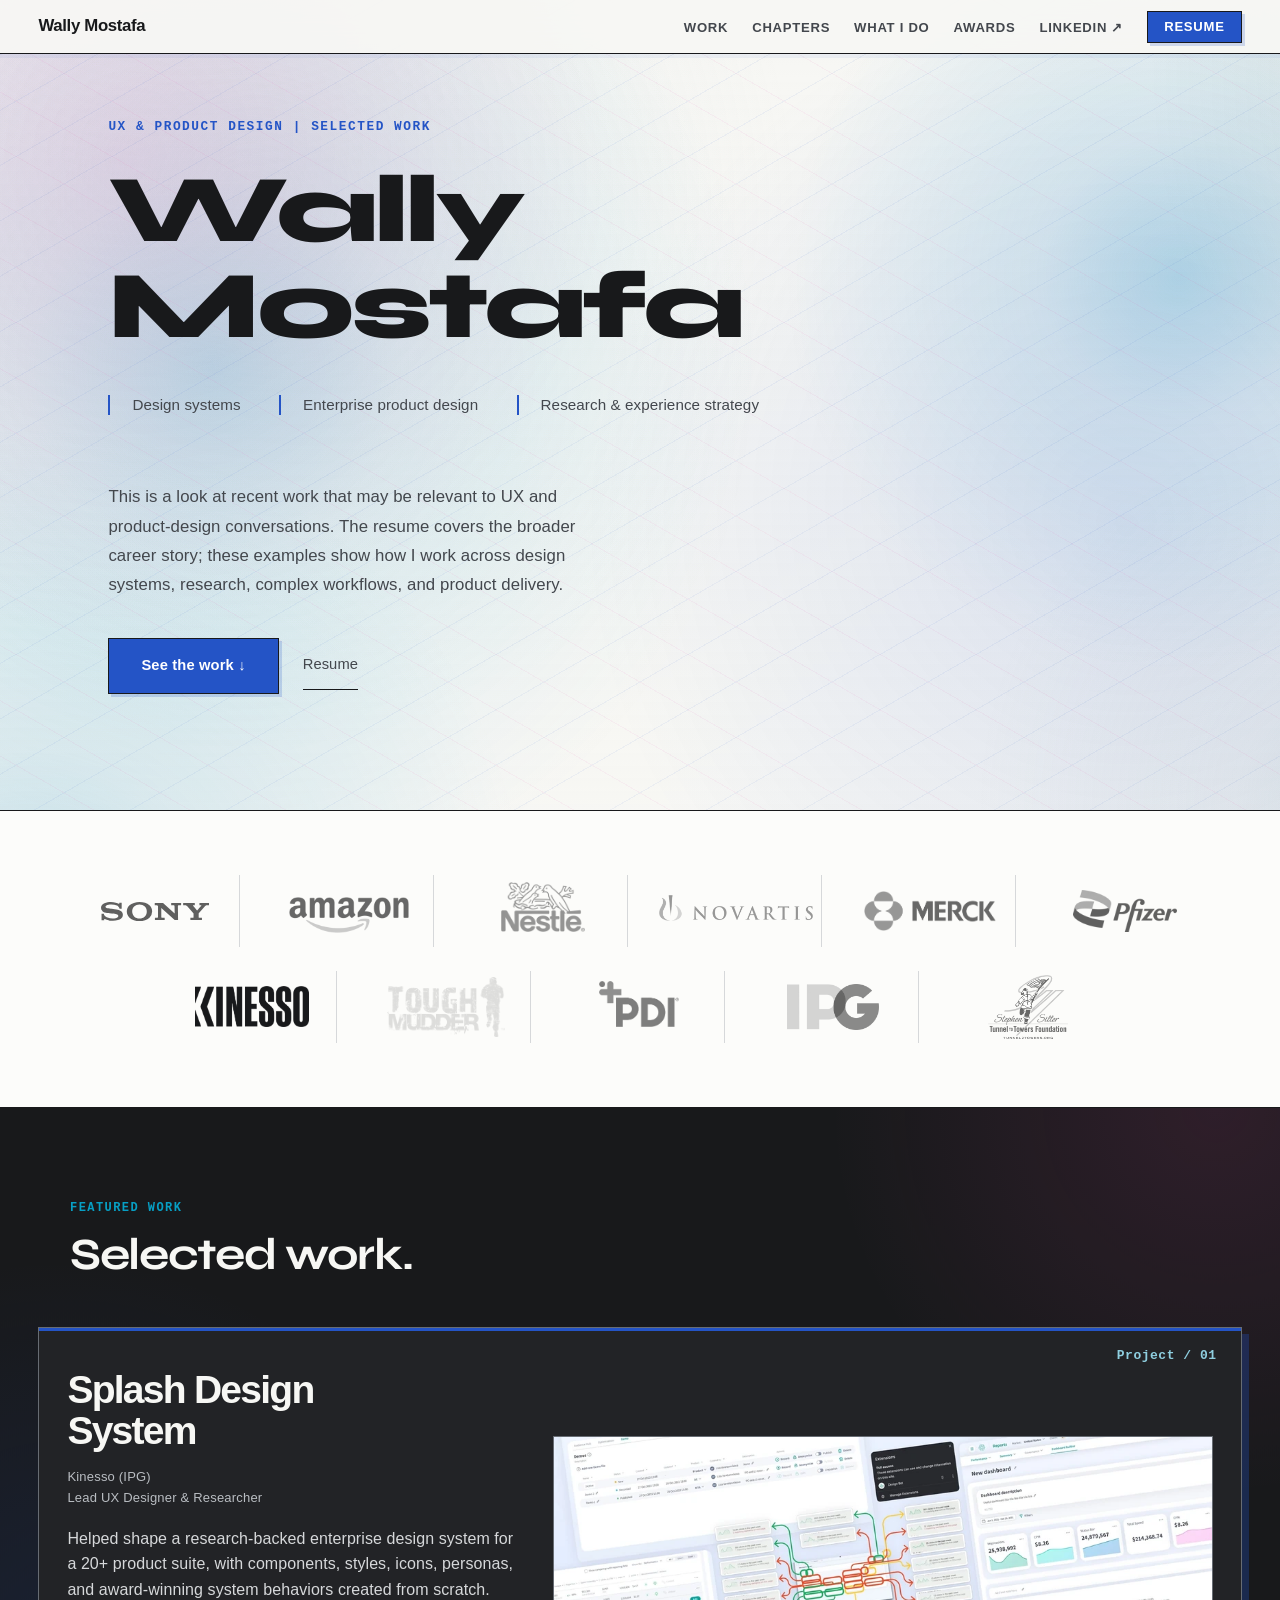
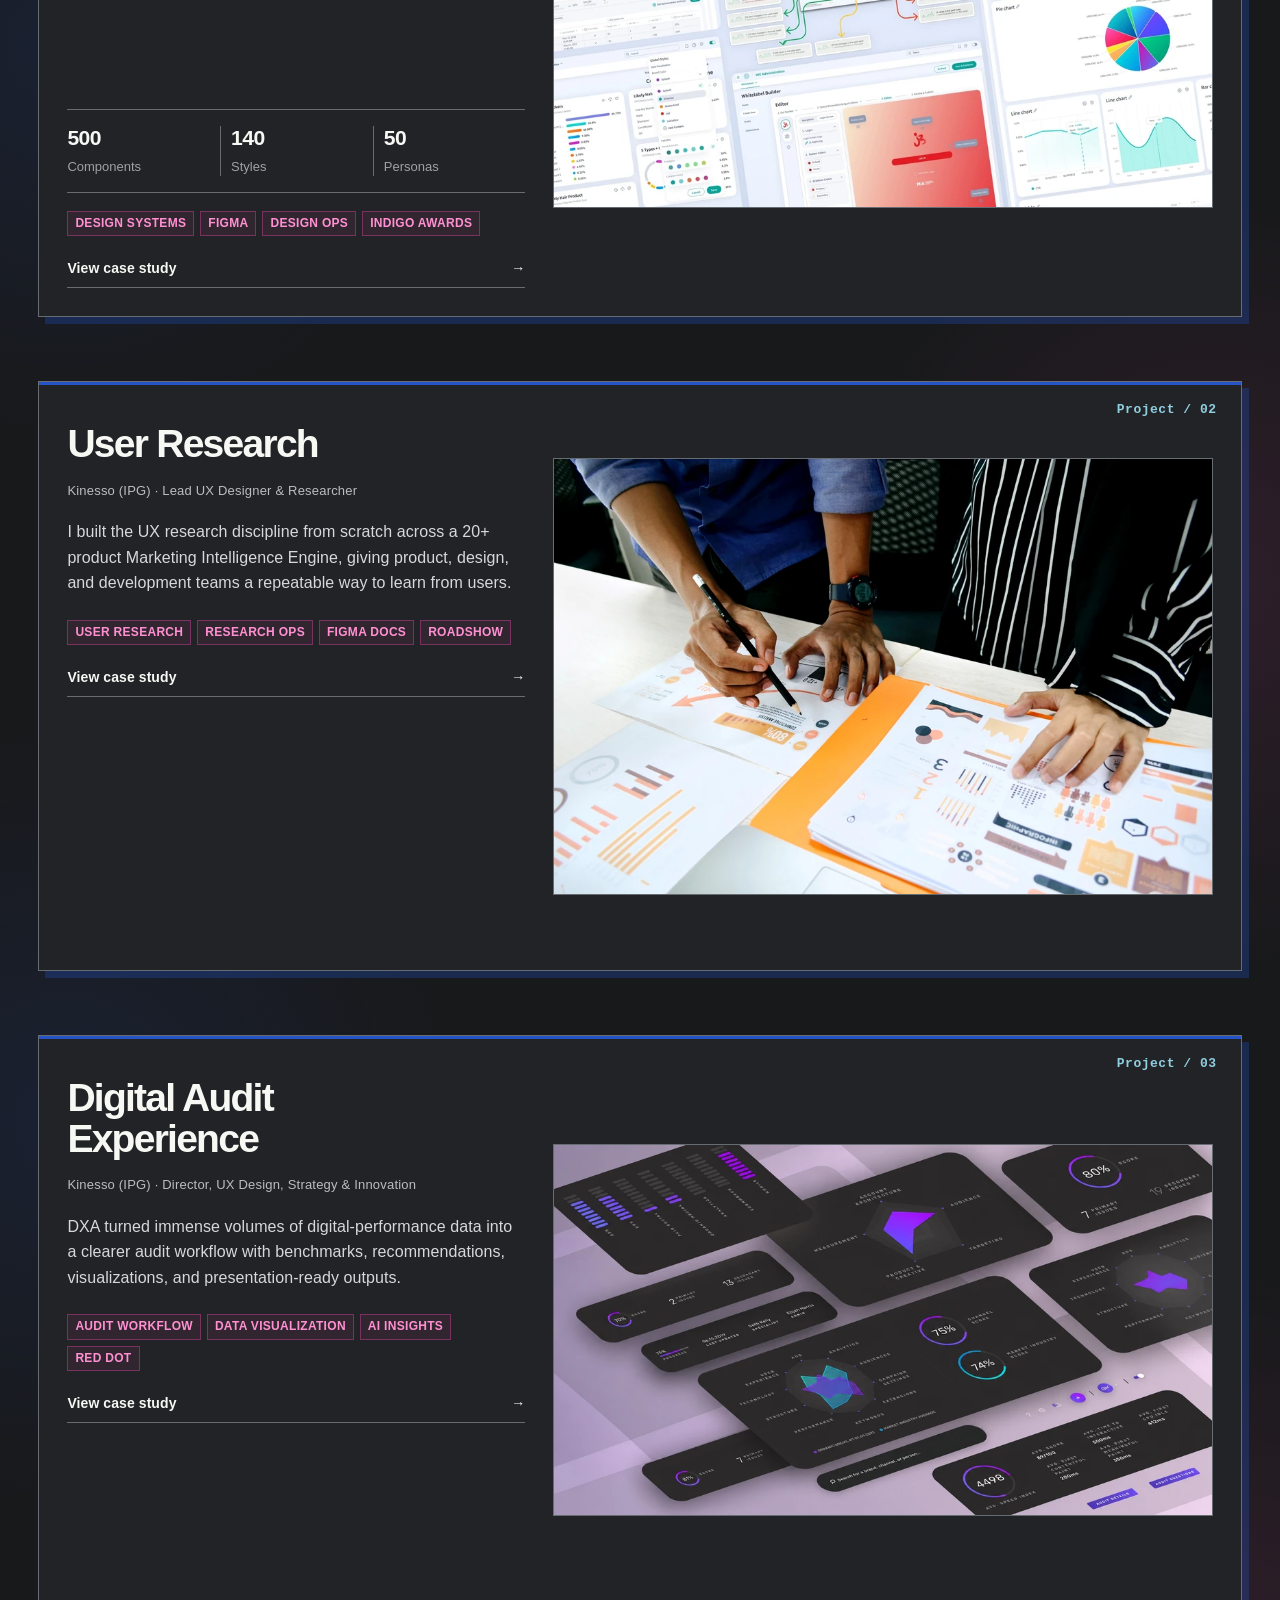
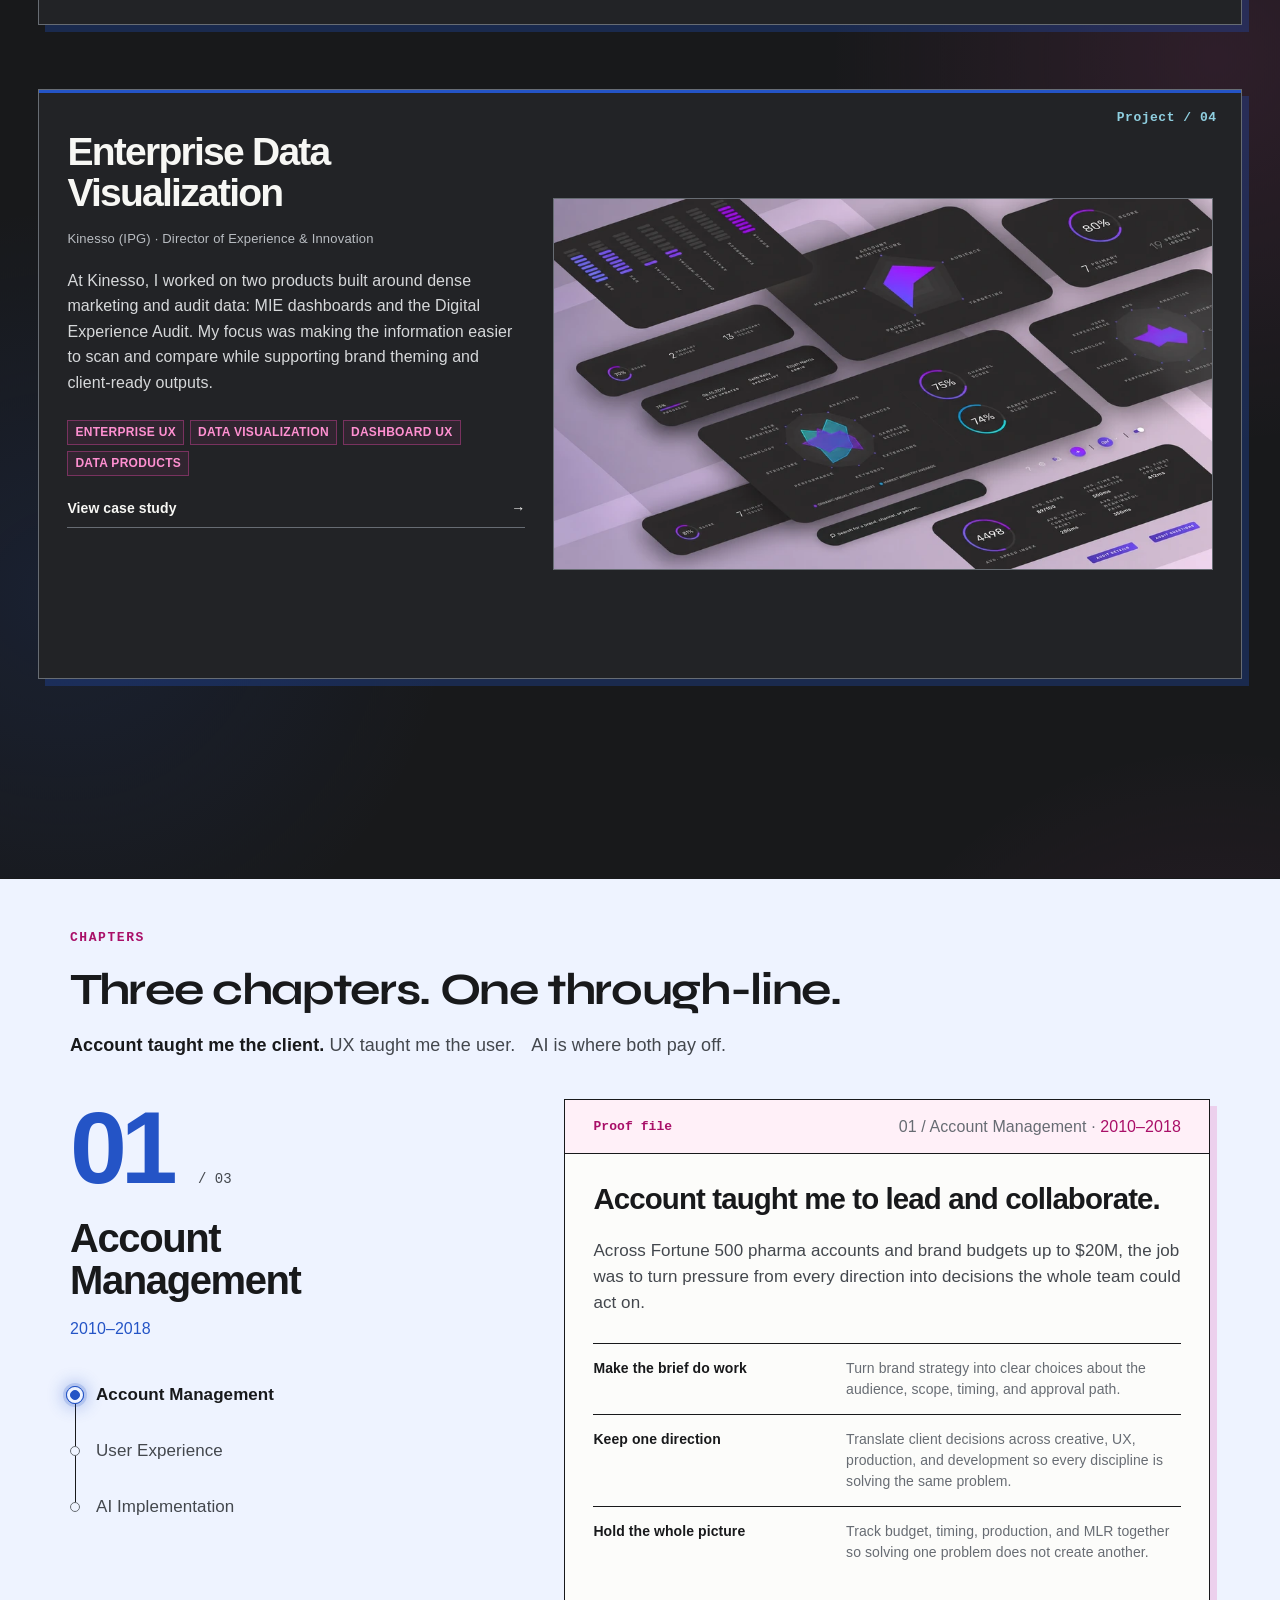
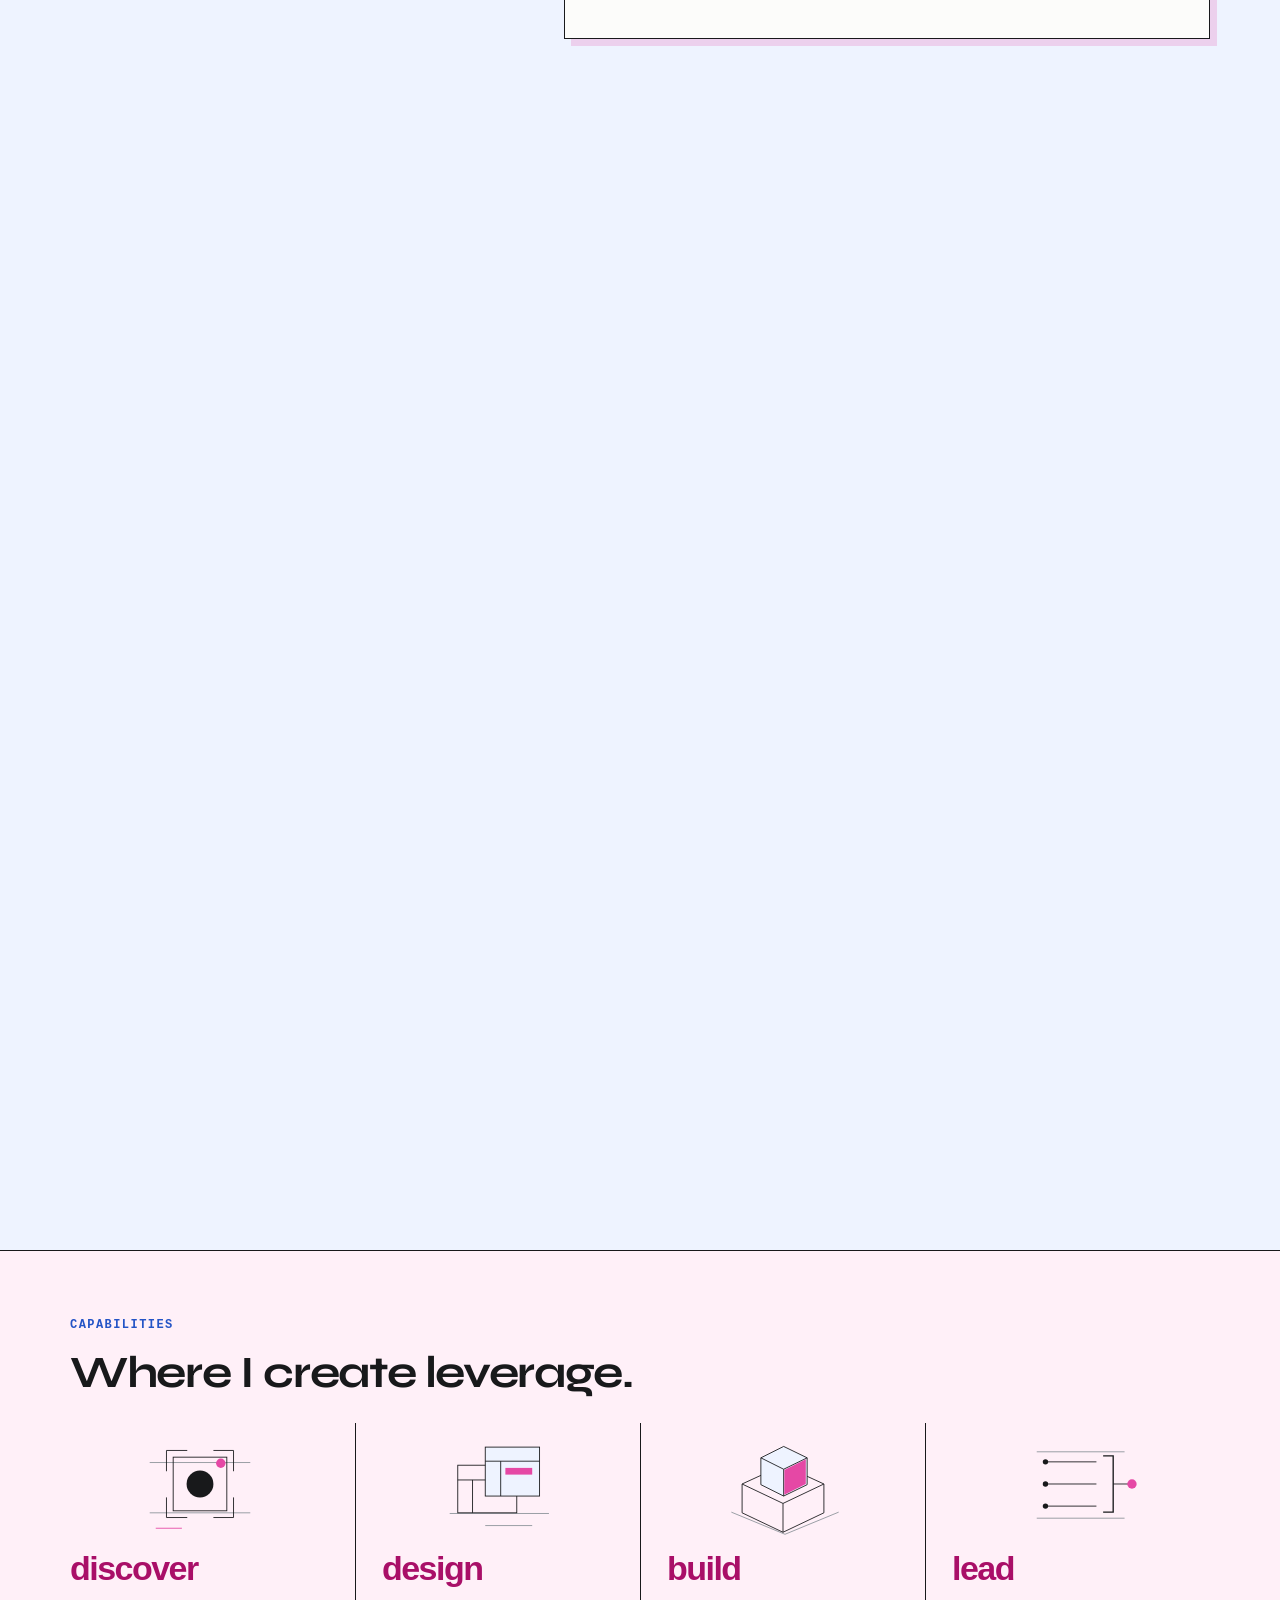
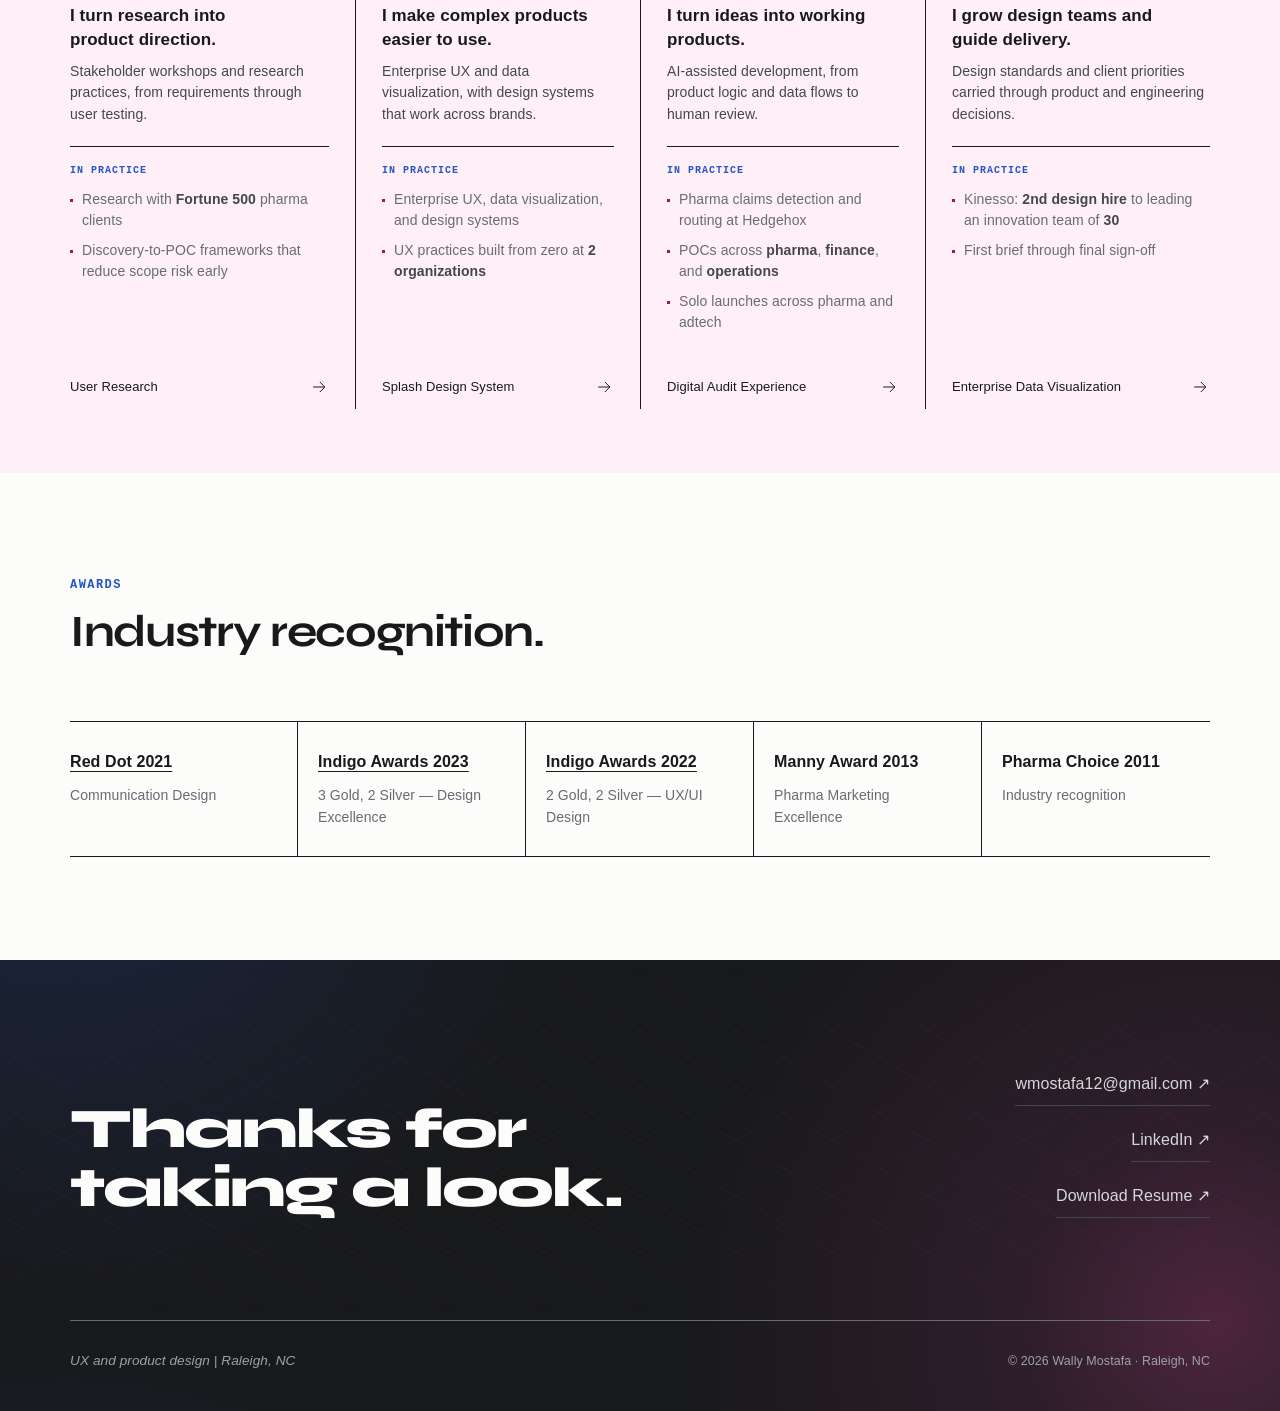
<file: ux-design-lead/index.html>
<!DOCTYPE html>
<html lang="en" class="proof-grid-homepage" data-design-concept="proof-grid">
<head>
<meta charset="UTF-8">
<meta name="viewport" content="width=device-width, initial-scale=1.0">
<title>UX &amp; Product Design Lead | Wally Mostafa</title>
<meta name="description" content="Wally Mostafa's work for UX &amp; Product Design Lead.">
<meta property="og:title" content="UX &amp; Product Design Lead | Wally Mostafa">
<meta property="og:description" content="Wally Mostafa's work for UX &amp; Product Design Lead.">
<meta property="og:type" content="website">
<meta property="og:url" content="https://wally-mostafa.github.io/ux-design-lead/">
<link rel="icon" href="../favicon.ico?v=2" sizes="any">
<link rel="apple-touch-icon" href="../apple-touch-icon.png?v=2">
<link rel="manifest" href="../site.webmanifest?v=2">
<meta name="theme-color" content="#1d1d1d">

<link rel="preconnect" href="https://fonts.googleapis.com">
<link rel="preconnect" href="https://fonts.gstatic.com" crossorigin>
<link href="https://fonts.googleapis.com/css2?family=Syne:wght@400;500;600;700;800&family=Instrument+Sans:ital,wght@0,400;0,500;0,600;0,700;1,400&display=swap" rel="stylesheet">

<style>
  :root {
    --ink: #1a1714;
    --ink-soft: #38332d;
    --ink-muted: #5c5550;
    --surface: #f8f5f0;
    --surface-warm: #f0ebe3;
    --surface-deep: #e6dfd5;
    --surface-tint: #f4f0e8;
    --accent: #c45a2d;
    --accent-hover: #a84820;
    --accent-light: rgba(196, 90, 45, 0.08);
    --rule: #d4ccc2;
    --rule-light: #e4ddd4;

    --radius-s: 4px;
    --radius-m: 12px;
    --radius-l: 16px;
    --shadow-s: 0 2px 8px rgba(26, 23, 20, 0.06);
    --shadow-m: 0 12px 28px rgba(26, 23, 20, 0.12);
    --shadow-l: 0 28px 70px rgba(26, 23, 20, 0.16);
    --accent-text: #a84820;   /* AA-safe accent for small text on light surfaces */
    --accent-bright: #d4753f; /* AA-safe accent for small text on dark surfaces */

    --font-display: 'Syne', sans-serif;
    --font-body: 'Instrument Sans', sans-serif;

    --space-xs: clamp(0.25rem, 0.5vw, 0.5rem);
    --space-s: clamp(0.5rem, 1vw, 0.75rem);
    --space-m: clamp(1rem, 2vw, 1.5rem);
    --space-l: clamp(1.5rem, 3vw, 2.5rem);
    --space-xl: clamp(2.5rem, 5vw, 4rem);
    --space-2xl: clamp(4rem, 8vw, 7rem);
    --space-3xl: clamp(6rem, 10vw, 10rem);

    --max-w: 1140px;
  }

  *, *::before, *::after { box-sizing: border-box; margin: 0; padding: 0; }

  html {
    scroll-behavior: smooth;
    -webkit-font-smoothing: antialiased;
    -moz-osx-font-smoothing: grayscale;
    overflow-x: hidden;
  }

  body {
    font-family: var(--font-body);
    font-size: clamp(1rem, 1.15vw, 1.125rem);
    line-height: 1.7;
    color: var(--ink);
    background: var(--surface);
    letter-spacing: 0.005em;
    overflow-x: hidden;
  }

  /* ── NAV ── */
  nav {
    position: fixed;
    top: 0;
    left: 0;
    right: 0;
    z-index: 100;
    padding: var(--space-s) var(--space-l);
    display: flex;
    justify-content: space-between;
    align-items: center;
    background: rgba(248, 245, 240, 0.92);
    backdrop-filter: blur(14px);
    -webkit-backdrop-filter: blur(14px);
    border-bottom: 1px solid var(--rule-light);
  }

  nav .name {
    font-family: var(--font-display);
    font-weight: 700;
    font-size: 1.05rem;
    color: var(--ink);
    letter-spacing: -0.02em;
    text-decoration: none;
  }

  nav .links {
    display: flex;
    gap: var(--space-m);
    align-items: center;
    list-style: none;
  }

  nav .links a {
    font-family: var(--font-body);
    font-size: 0.82rem;
    font-weight: 500;
    color: var(--ink-muted);
    text-decoration: none;
    text-transform: uppercase;
    letter-spacing: 0.08em;
    transition: color 0.2s;
    padding: 0.5rem 0;
  }

  nav .links a:hover { color: var(--accent); }

  /* Hamburger — hidden on desktop */
  .mobile-menu-btn {
    display: none;
    align-items: center;
    justify-content: center;
    width: 44px;
    height: 44px;
    background: none;
    border: none;
    cursor: pointer;
    color: var(--ink);
    padding: 0;
    -webkit-tap-highlight-color: transparent;
  }
  .close-icon { display: none; }

  nav .nav-cta {
    font-size: 0.82rem;
    font-weight: 600;
    color: var(--surface) !important;
    background: var(--ink);
    padding: 0.45rem 1rem !important;
    border-radius: var(--radius-s);
    transition: background 0.2s;
  }

  nav .nav-cta:hover { background: var(--accent); color: var(--surface) !important; }

  /* ── HERO CANVAS ── */
  .hero-canvas {
    position: fixed;
    top: 0;
    left: 0;
    width: 100%;
    height: 100%;
    z-index: 0;
    pointer-events: none;
    opacity: 0;
    transition: opacity 1.2s ease;
  }
  .hero-canvas.loaded { opacity: 1; }

  /* ── HERO ── */
  .hero {
    min-height: 90vh;
    display: flex;
    flex-direction: column;
    justify-content: center;
    padding: var(--space-2xl) var(--space-l);
    max-width: var(--max-w);
    margin: 0 auto;
    position: relative;
    z-index: 1;
  }

  .hero-eyebrow {
    font-family: var(--font-body);
    font-size: 0.8rem;
    font-weight: 600;
    text-transform: uppercase;
    letter-spacing: 0.15em;
    color: var(--accent-text);
    margin-bottom: var(--space-m);
    opacity: 0;
    transform: translateY(16px);
    animation: fadeUp 0.8s 0.2s ease-out forwards;
  }

  .hero h1 {
    font-family: var(--font-display);
    font-size: clamp(3.2rem, 7.5vw, 6rem);
    font-weight: 800;
    line-height: 1.0;
    letter-spacing: -0.04em;
    color: var(--ink);
    max-width: 12ch;
    opacity: 0;
    transform: translateY(24px);
    animation: fadeUp 0.8s 0.4s ease-out forwards;
  }

  .hero-tagline {
    margin-top: var(--space-l);
    display: flex;
    gap: var(--space-l);
    flex-wrap: wrap;
    opacity: 0;
    transform: translateY(16px);
    animation: fadeUp 0.8s 0.7s ease-out forwards;
  }

  .hero-tagline span {
    font-family: var(--font-display);
    font-size: clamp(1rem, 1.6vw, 1.25rem);
    font-weight: 500;
    color: var(--ink-soft);
    position: relative;
    padding-left: var(--space-m);
  }

  .hero-tagline span::before {
    content: '';
    position: absolute;
    left: 0;
    top: 0.2em;
    bottom: 0.2em;
    width: 3px;
    background: var(--accent);
    border-radius: 2px;
  }

  .hero-intro {
    margin-top: var(--space-xl);
    font-size: clamp(1.05rem, 1.25vw, 1.15rem);
    color: var(--ink-soft);
    max-width: 52ch;
    line-height: 1.75;
    opacity: 0;
    transform: translateY(16px);
    animation: fadeUp 0.8s 0.9s ease-out forwards;
  }

  .hero-cta {
    margin-top: var(--space-l);
    display: flex;
    gap: var(--space-m);
    align-items: center;
    flex-wrap: wrap;
    opacity: 0;
    transform: translateY(16px);
    animation: fadeUp 0.8s 1.1s ease-out forwards;
  }

  .btn-primary {
    display: inline-flex;
    align-items: center;
    gap: 0.5rem;
    font-family: var(--font-body);
    font-size: 0.92rem;
    font-weight: 600;
    color: var(--surface);
    background: var(--ink);
    padding: 0.9rem 2rem;
    border-radius: var(--radius-s);
    text-decoration: none;
    transition: background 0.25s, transform 0.2s;
    letter-spacing: 0.01em;
    min-height: 48px;
  }

  .btn-primary:hover {
    background: var(--accent);
    transform: translateY(-1px);
  }

  .btn-ghost {
    font-family: var(--font-body);
    font-size: 0.92rem;
    font-weight: 500;
    color: var(--ink-muted);
    text-decoration: none;
    border-bottom: 1px solid var(--rule);
    padding-bottom: 2px;
    transition: color 0.2s, border-color 0.2s;
    min-height: 48px;
    display: inline-flex;
    align-items: center;
  }

  .btn-ghost:hover {
    color: var(--accent);
    border-color: var(--accent);
  }

  /* ── SECTION COMMON ── */
  section { padding: var(--space-2xl) var(--space-l); }

  .section-inner { max-width: var(--max-w); margin: 0 auto; }

  .section-label {
    font-family: var(--font-body);
    font-size: 0.75rem;
    font-weight: 600;
    text-transform: uppercase;
    letter-spacing: 0.18em;
    color: var(--accent-text);
    margin-bottom: var(--space-s);
  }

  .section-title {
    font-family: var(--font-display);
    font-size: clamp(1.8rem, 3.5vw, 2.8rem);
    font-weight: 700;
    letter-spacing: -0.03em;
    color: var(--ink);
    margin-bottom: var(--space-xl);
    max-width: 20ch;
    line-height: 1.1;
  }

  /* ── TRUST STRIP ── */
  .trust-strip {
    padding: var(--space-xl) var(--space-l);
    border-top: 1px solid var(--rule-light);
  }

  /* ── CAPABILITIES ── */
  .capabilities { background: var(--surface-warm); }

  /* ── HOW I BUILD ── */
  .how-i-build { background: var(--surface); }

  .hib-grid {
    display: grid;
    grid-template-columns: 1fr 1fr;
    gap: var(--space-2xl);
    align-items: start;
    margin-top: var(--space-xl);
  }

  .hib-intro p {
    color: var(--ink-soft);
    font-size: 1rem;
    line-height: 1.8;
    margin-bottom: var(--space-m);
  }
  .hib-intro p:last-child { margin-bottom: 0; }

  .hib-lead {
    font-family: var(--font-display);
    font-size: clamp(1.45rem, 2.25vw, 2rem);
    font-weight: 700;
    letter-spacing: -0.03em;
    color: var(--ink);
    line-height: 1.15;
    max-width: 15ch;
    margin-bottom: var(--space-l);
  }

  .hib-flow {
    display: grid;
    gap: var(--space-m);
    margin: var(--space-l) 0;
    counter-reset: build-step;
  }

  .hib-step {
    list-style: none;
    display: grid;
    grid-template-columns: 3.25rem 1fr;
    gap: var(--space-m);
    padding-top: var(--space-m);
    border-top: 1px solid var(--rule-light);
    position: relative;
  }

  .hib-step::before {
    counter-increment: build-step;
    content: "0" counter(build-step);
    font-family: var(--font-display);
    font-size: clamp(1.35rem, 2vw, 1.8rem);
    font-weight: 800;
    line-height: 1;
    letter-spacing: -0.04em;
    color: var(--accent);
  }

  .hib-step h3 {
    font-family: var(--font-display);
    font-size: clamp(1.05rem, 1.45vw, 1.25rem);
    font-weight: 700;
    letter-spacing: -0.02em;
    color: var(--ink);
    line-height: 1.15;
    margin-bottom: 0.25rem;
  }

  .hib-step p {
    font-size: 0.92rem;
    line-height: 1.65;
    margin: 0;
    color: var(--ink-muted);
  }

  .hib-director-note {
    margin-top: var(--space-l);
    padding-top: var(--space-m);
    border-top: 2px solid var(--ink);
    max-width: 38ch;
  }

  .hib-director-note span {
    display: block;
    font-size: 0.72rem;
    font-weight: 700;
    text-transform: uppercase;
    letter-spacing: 0.14em;
    color: var(--accent-text);
    margin-bottom: var(--space-xs);
  }

  .hib-director-note p {
    font-size: 0.95rem;
    line-height: 1.65;
    color: var(--ink-soft);
    margin: 0;
  }

  .hib-stack {
    display: flex;
    flex-direction: column;
    gap: var(--space-m);
  }

  .hib-layer {
    border-top: 1px solid var(--rule);
    padding-top: var(--space-s);
  }

  .hib-layer-label {
    font-size: 0.7rem;
    font-weight: 700;
    text-transform: uppercase;
    letter-spacing: 0.12em;
    color: var(--ink-muted);
    margin-bottom: var(--space-xs);
  }

  .hib-layer-tools {
    display: flex;
    flex-wrap: wrap;
    gap: 0.4rem;
  }

  .hib-tool {
    font-family: var(--font-body);
    font-size: 0.78rem;
    font-weight: 500;
    color: var(--ink-soft);
    background: var(--surface-warm);
    border: 1px solid var(--rule-light);
    padding: 0.2rem 0.6rem;
    border-radius: var(--radius-s);
  }

  .hib-tool--accent {
    color: var(--accent-text);
    background: var(--accent-light);
    border-color: rgba(196, 90, 45, 0.2);
    font-weight: 600;
  }


  /* ── FEATURED WORK ── */
  #work { background: var(--ink); }
  #work .section-label { color: var(--accent-bright); }
  #work .section-title { color: var(--surface); }
  #work .work-number { color: rgba(248,245,240,0.12); }
  #work .work-meta h3 { color: var(--surface); }
  #work .work-meta .role { color: var(--accent-bright); }
  #work .work-body p { color: rgba(248,245,240,0.65); }
  #work .stat-number { color: var(--surface); }
  #work .stat-label { color: rgba(248,245,240,0.55); }
  #work .work-stats { border-top-color: rgba(248,245,240,0.1); }
  #work .tag { color: var(--accent-bright); background: rgba(196,90,45,0.12); border-color: rgba(196,90,45,0.25); }
  #work .work-link { color: var(--surface); border-bottom-color: rgba(248,245,240,0.25); }
  #work .work-link:hover { border-bottom-color: var(--accent-bright); color: var(--accent-bright); }
  #work .work-item { border-color: rgba(248,245,240,0.08); }

  /* Card-level hover: whole work-item is the link */
  #work .work-item:hover .work-number,
  #work .work-item:focus-visible .work-number { color: rgba(248,245,240,0.22); }
  #work .work-item:hover .work-meta h3,
  #work .work-item:focus-visible .work-meta h3 { color: var(--accent-bright); }
  #work .work-item:hover .work-link,
  #work .work-item:focus-visible .work-link {
    border-bottom-color: var(--accent-bright);
    color: var(--accent-bright);
  }
  #work .work-item:hover .work-link .arrow { transform: translateX(4px); }
  .work-item:focus-visible {
    outline: 2px solid var(--accent-bright);
    outline-offset: 4px;
    border-radius: var(--radius-s);
  }

  #work .work-more {
    margin-top: var(--space-2xl);
    padding-top: var(--space-l);
    border-top: 1px solid rgba(248, 245, 240, 0.1);
    color: rgba(248, 245, 240, 0.6);
    font-size: 0.92rem;
    line-height: 1.7;
    max-width: 72ch;
  }
  #work .work-more a {
    color: var(--surface);
    font-weight: 600;
    text-decoration: none;
    padding-bottom: 2px;
    border-bottom: 1.5px solid rgba(248, 245, 240, 0.25);
    margin-left: 0.4rem;
    white-space: nowrap;
    transition: color 0.2s, border-color 0.2s;
  }
  #work .work-more a:hover {
    color: var(--accent-bright);
    border-bottom-color: var(--accent-bright);
  }
  #work .work-more .arrow { display: inline-block; transition: transform 0.25s ease; }
  #work .work-more a:hover .arrow { transform: translateX(4px); }

  .work-grid { display: grid; gap: var(--space-3xl); }

  /* Project layout A: number left, content right */
  .work-item {
    display: grid;
    grid-template-columns: 280px 1fr;
    gap: var(--space-xl);
    align-items: start;
  }

  .work-meta {
    position: sticky;
    top: calc(60px + var(--space-l));
  }

  .work-number {
    font-family: var(--font-display);
    font-size: clamp(4rem, 6vw, 5.5rem);
    font-weight: 800;
    color: var(--rule);
    line-height: 1;
    letter-spacing: -0.04em;
    transition: color 0.25s ease;
  }

  .work-meta h3 {
    font-family: var(--font-display);
    font-size: clamp(1.5rem, 2.2vw, 1.9rem);
    font-weight: 700;
    letter-spacing: -0.02em;
    color: var(--ink);
    margin-bottom: var(--space-xs);
    line-height: 1.15;
    transition: color 0.25s ease;
  }

  .work-meta .role {
    font-size: 0.82rem;
    font-weight: 600;
    text-transform: uppercase;
    letter-spacing: 0.08em;
    color: var(--accent);
    margin-bottom: var(--space-m);
    line-height: 1.5;
  }

  .work-body p {
    color: var(--ink-soft);
    margin-bottom: var(--space-m);
    font-size: 1rem;
    line-height: 1.7;
    max-width: 60ch;
  }

  .work-stats {
    display: flex;
    gap: var(--space-xl);
    flex-wrap: wrap;
    margin-top: var(--space-l);
    padding-top: var(--space-l);
    border-top: 1px solid var(--rule-light);
  }

  .stat { display: flex; flex-direction: column; }

  .stat-number {
    font-family: var(--font-display);
    font-size: clamp(1.8rem, 2.8vw, 2.4rem);
    font-weight: 800;
    color: var(--ink);
    letter-spacing: -0.03em;
    line-height: 1.1;
  }

  .stat-label {
    font-size: 0.75rem;
    font-weight: 500;
    text-transform: uppercase;
    letter-spacing: 0.1em;
    color: var(--ink-muted);
    margin-top: 4px;
  }

  .work-link {
    display: inline-flex;
    align-items: center;
    gap: 0.4rem;
    font-family: var(--font-body);
    font-weight: 600;
    font-size: 0.9rem;
    color: var(--accent);
    text-decoration: none;
    margin-top: var(--space-l);
    padding-bottom: 2px;
    border-bottom: 1.5px solid transparent;
    transition: border-color 0.2s;
  }

  .work-link:hover { border-bottom-color: var(--accent); }

  .work-link .arrow {
    display: inline-block;
    transition: transform 0.25s ease;
  }

  .work-tags {
    display: flex;
    flex-wrap: wrap;
    gap: 0.4rem;
    margin-top: var(--space-m);
  }

  .tag {
    font-family: var(--font-body);
    font-size: 0.7rem;
    font-weight: 600;
    text-transform: uppercase;
    letter-spacing: 0.06em;
    color: var(--accent);
    background: var(--accent-light);
    border: 1px solid rgba(196, 90, 45, 0.15);
    padding: 0.25rem 0.6rem;
    border-radius: var(--radius-s);
    white-space: nowrap;
  }

  /* Divider between major sections */
  .section-divider {
    max-width: var(--max-w);
    margin: 0 auto;
    padding: 0 var(--space-l);
  }

  .section-divider hr {
    border: none;
    height: 1px;
    background: var(--rule);
  }

  /* ── CAREER ARC ── */
  .arc { background: var(--surface-warm); color: var(--ink); }
  .arc .section-label { color: var(--accent); }
  .arc .section-title { color: var(--ink); }

  .arc-timeline {
    position: relative;
    padding-left: var(--space-xl);
  }

  .arc-timeline::before {
    content: '';
    position: absolute;
    left: 0;
    top: 8px;
    bottom: 8px;
    width: 2px;
    background: linear-gradient(to bottom, var(--accent), rgba(196, 90, 45, 0.2));
  }

  .arc-item {
    position: relative;
    margin-bottom: var(--space-xl);
    padding-bottom: var(--space-l);
  }

  .arc-item:last-child { margin-bottom: 0; padding-bottom: 0; }

  .arc-item::before {
    content: '';
    position: absolute;
    left: calc(-1 * var(--space-xl) - 4px);
    top: 6px;
    width: 10px;
    height: 10px;
    border-radius: 50%;
    background: var(--accent);
    border: 2px solid var(--surface-warm);
    transition: transform 0.3s cubic-bezier(0.34, 1.56, 0.64, 1),
                box-shadow 0.3s ease;
  }

  /* Ripple ring on hover */
  .arc-item::after {
    content: '';
    position: absolute;
    left: calc(-1 * var(--space-xl) - 8px);
    top: 2px;
    width: 18px;
    height: 18px;
    border-radius: 50%;
    border: 2px solid var(--accent);
    opacity: 0;
    transform: scale(0.5);
    transition: opacity 0.35s ease, transform 0.35s cubic-bezier(0.34, 1.56, 0.64, 1);
  }

  .arc-item:hover::before {
    transform: scale(1.35);
    box-shadow: 0 0 0 4px rgba(196, 90, 45, 0.15);
  }

  .arc-item:hover::after {
    opacity: 1;
    transform: scale(1);
  }

  .arc-year {
    font-family: var(--font-display);
    font-size: 0.78rem;
    font-weight: 700;
    text-transform: uppercase;
    letter-spacing: 0.12em;
    color: var(--accent-text);
    margin-bottom: 6px;
    transition: letter-spacing 0.3s ease;
  }

  .arc-item:hover .arc-year {
    letter-spacing: 0.18em;
  }

  .arc-item h3 {
    font-family: var(--font-display);
    font-size: clamp(1.15rem, 1.6vw, 1.35rem);
    font-weight: 700;
    color: var(--ink);
    letter-spacing: -0.01em;
    margin-bottom: 4px;
    line-height: 1.25;
    transition: color 0.25s ease, transform 0.25s ease;
  }

  .arc-item:hover h3 {
    color: var(--accent);
    transform: translateX(4px);
  }

  .arc-item .arc-org {
    font-size: 0.9rem;
    font-weight: 500;
    color: var(--ink-muted);
    margin-bottom: var(--space-s);
    transition: transform 0.25s ease 0.04s;
  }

  .arc-item:hover .arc-org {
    transform: translateX(4px);
  }

  .arc-item p {
    font-size: 0.92rem;
    color: var(--ink-soft);
    line-height: 1.65;
    max-width: 55ch;
    transition: color 0.25s ease;
  }

  .arc-item:hover p {
    color: var(--ink);
  }

  /* Transition strip before arc */
  .pre-arc-strip {
    background: var(--surface-warm);
    padding: var(--space-l) var(--space-l) 0;
  }

  .pre-arc-strip .section-inner {
    border-top: 1px solid rgba(196, 90, 45, 0.3);
  }

  /* ── AWARDS ── */
  .awards { background: var(--surface-tint); }

  .awards-grid {
    display: grid;
    grid-template-columns: repeat(auto-fit, minmax(200px, 1fr));
    gap: var(--space-m);
  }

  .award-item {
    padding: var(--space-m) var(--space-l);
    border: 1.5px solid var(--rule);
    border-radius: var(--radius-s);
    transition: border-color 0.2s, transform 0.2s;
    background: var(--surface);
  }

  .award-item:hover {
    border-color: var(--accent);
    transform: translateY(-2px);
  }

  .award-name {
    font-family: var(--font-display);
    font-size: 1rem;
    font-weight: 700;
    color: var(--ink);
    line-height: 1.3;
    text-decoration: none;
    transition: color 0.2s, border-color 0.2s;
  }

  /* Underline only the award names that are actually links */
  a.award-name {
    border-bottom: 1px solid var(--rule);
  }

  a.award-name:hover {
    color: var(--accent);
    border-color: var(--accent);
  }

  .award-detail {
    font-size: 0.82rem;
    color: var(--ink-muted);
    margin-top: 4px;
  }

  /* ── CONTACT ── */
  .contact { background: var(--surface-warm); }

  .contact-inner {
    max-width: var(--max-w);
    margin: 0 auto;
    display: grid;
    grid-template-columns: 1.2fr 1fr;
    gap: var(--space-xl);
    align-items: end;
  }

  .contact h2 {
    font-family: var(--font-display);
    font-size: clamp(2.2rem, 4.5vw, 3.5rem);
    font-weight: 800;
    letter-spacing: -0.035em;
    color: var(--ink);
    line-height: 1.05;
  }

  .contact-subtitle {
    font-size: 1rem;
    color: var(--ink-soft);
    margin-top: var(--space-s);
    line-height: 1.6;
    max-width: 40ch;
  }

  .contact-links {
    display: flex;
    flex-direction: column;
    gap: var(--space-s);
    align-items: flex-end;
  }

  .contact-links a {
    font-family: var(--font-body);
    font-size: 1rem;
    font-weight: 500;
    color: var(--ink-soft);
    text-decoration: none;
    padding: 0.4rem 0;
    border-bottom: 1px solid var(--rule-light);
    transition: color 0.2s, border-color 0.2s;
    min-height: 44px;
    display: inline-flex;
    align-items: center;
  }

  .contact-links a:hover {
    color: var(--accent);
    border-bottom-color: var(--accent);
  }

  /* ── FOOTER ── */
  footer {
    padding: var(--space-l) var(--space-l);
    border-top: 1px solid var(--rule-light);
  }

  .footer-inner {
    max-width: var(--max-w);
    margin: 0 auto;
    display: flex;
    justify-content: space-between;
    align-items: baseline;
    flex-wrap: wrap;
    gap: var(--space-s);
  }

  .footer-sign-off {
    font-family: var(--font-body);
    font-size: 0.85rem;
    color: var(--ink-muted);
    font-style: italic;
  }

  footer .copyright {
    font-size: 0.78rem;
    color: var(--ink-muted);
    opacity: 0.6;
  }

  /* ── ANIMATIONS ── */
  @keyframes fadeUp {
    to { opacity: 1; transform: translateY(0); }
  }

  /* Reveal animations — progressive enhancement only.
     Elements are visible by default. JS adds .reveal-pending to hide them,
     then IntersectionObserver adds .visible to animate them in.
     If JS fails, everything stays visible. */
  .reveal-pending {
    opacity: 0;
    transform: translateY(20px);
    transition: opacity 0.6s ease-out, transform 0.6s ease-out;
  }

  .reveal-pending.visible {
    opacity: 1;
    transform: translateY(0);
  }

  /* Timeline-specific scroll build */
  .arc-timeline .reveal-pending {
    opacity: 0;
    transform: translateX(-18px);
    transition: opacity 0.5s ease-out, transform 0.5s cubic-bezier(0.22, 1, 0.36, 1);
  }

  .arc-timeline .reveal-pending.visible {
    opacity: 1;
    transform: translateX(0);
  }

  /* Dot pops in with a spring when the item becomes visible */
  .arc-timeline .reveal-pending::before {
    transform: scale(0);
    transition: transform 0.4s cubic-bezier(0.34, 1.56, 0.64, 1) 0.2s;
  }

  .arc-timeline .reveal-pending.visible::before {
    transform: scale(1);
  }

  /* Stagger each arc-item by position */
  .arc-timeline .reveal-pending:nth-child(1) { transition-delay: 0s; }
  .arc-timeline .reveal-pending:nth-child(2) { transition-delay: 0.1s; }
  .arc-timeline .reveal-pending:nth-child(3) { transition-delay: 0.18s; }
  .arc-timeline .reveal-pending:nth-child(4) { transition-delay: 0.26s; }
  .arc-timeline .reveal-pending:nth-child(5) { transition-delay: 0.34s; }

  /* Dot spring delay needs to account for item stagger too */
  .arc-timeline .reveal-pending:nth-child(1)::before { transition-delay: 0.2s; }
  .arc-timeline .reveal-pending:nth-child(2)::before { transition-delay: 0.3s; }
  .arc-timeline .reveal-pending:nth-child(3)::before { transition-delay: 0.38s; }
  .arc-timeline .reveal-pending:nth-child(4)::before { transition-delay: 0.46s; }
  .arc-timeline .reveal-pending:nth-child(5)::before { transition-delay: 0.54s; }

  /* Stagger children */
  .stagger-pending > * {
    opacity: 0;
    transform: translateY(16px);
    transition: opacity 0.5s ease-out, transform 0.5s ease-out;
  }

  .stagger-pending.visible > *:nth-child(1) { transition-delay: 0.05s; }
  .stagger-pending.visible > *:nth-child(2) { transition-delay: 0.1s; }
  .stagger-pending.visible > *:nth-child(3) { transition-delay: 0.15s; }
  .stagger-pending.visible > *:nth-child(4) { transition-delay: 0.2s; }
  .stagger-pending.visible > *:nth-child(5) { transition-delay: 0.25s; }

  .stagger-pending.visible > * {
    opacity: 1;
    transform: translateY(0);
  }

  /* ── RESPONSIVE ── */
  @media (max-width: 900px) {
    .cap-grid { grid-template-columns: repeat(2, 1fr); }
    .work-item { grid-template-columns: 1fr; gap: var(--space-m); }
    .work-meta { position: static; }
  }

  @media (max-width: 1119px) {
    /* Nav: hide desktop links, show hamburger */
    nav .links { display: none; }
    nav .mobile-menu-btn { display: flex; }
    /* Mobile menu: full screen overlay */
    #nav.menu-open { z-index: 200; }
    #nav.menu-open .links {
      display: flex !important;
      flex-direction: column;
      position: fixed;
      top: 0;
      left: 0;
      right: 0;
      bottom: 0;
      width: 100vw;
      height: 100vh;
      height: 100dvh;
      background: var(--surface);
      padding: 100px 32px 32px;
      gap: 0;
      z-index: 199;
      overflow-y: auto;
    }
    #nav.menu-open .links li {
      border-bottom: 1px solid var(--rule-light);
      list-style: none;
    }
    #nav.menu-open .links li:last-child { border-bottom: none; }
    #nav.menu-open .links a {
      display: flex;
      align-items: center;
      min-height: 56px;
      padding: 4px 0;
      font-size: 1.1rem;
      text-transform: none;
      letter-spacing: 0.01em;
      color: var(--ink);
    }
    #nav.menu-open .nav-cta {
      display: inline-flex !important;
      margin-top: var(--space-l);
      width: fit-content;
      padding: 0.85rem 1.6rem !important;
      font-size: 1rem !important;
      color: var(--surface) !important;
    }
    /* Toggle hamburger to X */
    #nav.menu-open .mobile-menu-btn { position: relative; z-index: 201; }
    #nav.menu-open .hamburger-icon { display: none !important; }
    #nav.menu-open .close-icon { display: block !important; }

  }

  @media (max-width: 640px) {
    /* Padding consistency: 24px sides */
    section { padding-left: 24px; padding-right: 24px; }
    .hero { padding-left: 24px; padding-right: 24px; }
    nav { padding-left: 24px; padding-right: 24px; }
    .trust-strip { padding-left: 24px; padding-right: 24px; }
    footer { padding-left: 24px; padding-right: 24px; }

    /* Hero adjustments */
    .hero { min-height: 90vh; padding-top: calc(60px + var(--space-xl)); }
    .hero-eyebrow {
      max-width: 28ch;
      line-height: 1.5;
    }
    .hero h1 {
      font-size: clamp(2.25rem, 12vw, 2.8rem);
      max-width: 100%;
      letter-spacing: 0;
    }
    .hero-tagline { flex-direction: column; gap: var(--space-s); }
    .hero-intro { font-size: 1rem; }
    .hero-cta { flex-direction: column; gap: var(--space-s); align-items: flex-start; }
    .btn-primary, .btn-ghost { min-height: 48px; }

    /* How I Build */
    .hib-grid { grid-template-columns: 1fr; gap: var(--space-xl); }
    .hib-lead { max-width: 18ch; }
    .hib-step { grid-template-columns: 2.75rem 1fr; gap: var(--space-s); }

    /* Capabilities */
    .cap-grid { grid-template-columns: 1fr; }
    .cap-item { padding: var(--space-m) 0; }
    .cap-item h3 { font-size: 1.3rem; }
    .cap-item p { font-size: 1rem; }
    .cap-proof li { font-size: 0.92rem; }

    /* Work items: ensure "View case study" is tappable */
    .work-item { gap: var(--space-s); padding-bottom: var(--space-xl); }
    .work-number { font-size: clamp(3rem, 12vw, 4rem); }
    .work-meta h3 { font-size: clamp(1.4rem, 5vw, 1.7rem); }
    .work-body p { font-size: 1rem; line-height: 1.7; }
    .work-link {
      min-height: 48px;
      padding: 12px 0;
      font-size: 1rem;
      display: inline-flex;
      align-items: center;
    }
    .work-stats { gap: var(--space-l); }
    .stat-number { font-size: clamp(1.6rem, 6vw, 2rem); }
    .stat-label { font-size: 0.8rem; margin-top: 2px; }

    /* Timeline */
    .arc-timeline { padding-left: var(--space-l); }
    .arc-item::before { left: calc(-1 * var(--space-l) - 4px); }
    .arc-item::after { left: calc(-1 * var(--space-l) - 8px); }
    .arc-item h3 { font-size: 1.15rem; }
    .arc-item p { font-size: 0.95rem; }
    .arc-item .arc-org { font-size: 0.92rem; }
    .arc-item { margin-bottom: var(--space-l); padding-bottom: var(--space-m); }

    /* Awards */
    .awards-grid { grid-template-columns: 1fr 1fr; gap: var(--space-s); }
    .award-item { padding: var(--space-s) var(--space-m); }
    .award-name { font-size: 0.92rem; }
    .award-detail { font-size: 0.8rem; }

    /* Contact */
    .contact-inner { grid-template-columns: 1fr; gap: var(--space-l); }
    .contact-links { align-items: flex-start; }
    .contact-links a { min-height: 48px; font-size: 1rem; }
    .contact h2 { font-size: clamp(2rem, 8vw, 2.8rem); }

    /* Footer */
    .footer-inner { flex-direction: column; gap: var(--space-s); }
    .footer-sign-off { font-size: 0.88rem; }

    /* Section title */
    .section-title { font-size: clamp(1.6rem, 6vw, 2.2rem); }
  }

  @media (max-width: 380px) {
    .awards-grid { grid-template-columns: 1fr; }
    .hero h1 { font-size: 2.2rem; }
    .work-stats { flex-direction: column; gap: var(--space-m); }
  }

  @media (prefers-reduced-motion: reduce) {
    *, *::before, *::after {
      animation-duration: 0.01ms !important;
      transition-duration: 0.01ms !important;
    }
  }
</style>
<link rel="stylesheet" href="../assets/portfolio-revision/revision.css?v=fd5b1d494d20">
  <link rel="stylesheet" href="design-concept.css" data-design-concept-stylesheet>
</head>
<body>

<canvas class="hero-canvas" id="hero-canvas" aria-hidden="true" data-state="fallback"></canvas>

<nav id="nav">
  <a href="index.html" class="name">Wally Mostafa</a>
  <button class="mobile-menu-btn" type="button" aria-label="Open navigation" aria-controls="navigation-links" aria-expanded="false">
    <svg class="hamburger-icon" width="24" height="24" viewBox="0 0 24 24" fill="none" stroke="currentColor" stroke-width="2" stroke-linecap="round"><line x1="3" y1="6" x2="21" y2="6"/><line x1="3" y1="12" x2="21" y2="12"/><line x1="3" y1="18" x2="21" y2="18"/></svg>
    <svg class="close-icon" width="24" height="24" viewBox="0 0 24 24" fill="none" stroke="currentColor" stroke-width="2" stroke-linecap="round"><line x1="6" y1="6" x2="18" y2="18"/><line x1="6" y1="18" x2="18" y2="6"/></svg>
  </button>
  <ul class="links" id="navigation-links">
    <li><a href="#work">Work</a></li>
    <li><a href="#chapters">Chapters</a></li>
    <li><a href="#capabilities">What I Do</a></li>
    <li><a href="#awards">Awards</a></li>
    <li><a href="https://linkedin.com/in/wallymo" target="_blank" rel="noopener">LinkedIn ↗</a></li>
    <li><a href="../output/pdf/Wally-Mostafa-UX-Design-Lead-Resume.pdf" class="nav-cta">Resume</a></li>
  </ul>
</nav>

<!-- HERO -->
<section class="hero">
  <div class="hero-eyebrow">UX &amp; Product Design | Selected Work</div>
  <h1>Wally Mostafa</h1>
  <div class="hero-tagline">
    <span>Design systems</span>
    <span>Enterprise product design</span>
    <span>Research &amp; experience strategy</span>
  </div>
  <p class="hero-intro">
    This is a look at recent work that may be relevant to UX and product-design conversations. The resume covers the broader career story; these examples show how I work across design systems, research, complex workflows, and product delivery.
  </p>
  <div class="hero-cta">
    <a href="#work" class="btn-primary">See the work ↓</a>
    <a href="../output/pdf/Wally-Mostafa-UX-Design-Lead-Resume.pdf" class="btn-ghost">Resume</a>
  </div>
</section>

<!-- TRUST STRIP -->
<section class="trust-strip" id="clients" aria-label="Client and agency logos">
  <svg class="trust-filters" aria-hidden="true" focusable="false" xmlns="http://www.w3.org/2000/svg">
    <defs>
      <filter id="trust-mudder-ink" color-interpolation-filters="sRGB">
        <feComponentTransfer><feFuncA type="linear" slope="5" intercept="0"/></feComponentTransfer>
      </filter>
    </defs>
  </svg>
  <div class="trust-names">
    <div class="trust-logo trust-logo--sony"><img src="../assets/imagery/logos/logo-sony-clean.svg" alt="Sony" loading="lazy"></div>
    <div class="trust-logo trust-logo--amazon"><img src="../assets/imagery/logos/logo-amazon-clean.webp" alt="Amazon" loading="lazy"></div>
    <div class="trust-logo trust-logo--nestle"><img src="../assets/imagery/logos/logo-nestle-clean.webp" alt="Nestlé" loading="lazy"></div>
    <div class="trust-logo trust-logo--novartis"><img src="../assets/imagery/logos/logo-novartis-clean.webp" alt="Novartis" loading="lazy"></div>
    <div class="trust-logo trust-logo--merck"><img src="../assets/imagery/logos/logo-merck-clean.webp" alt="Merck" loading="lazy"></div>
    <div class="trust-logo trust-logo--pfizer"><img src="../assets/imagery/logos/logo-pfizer-clean.webp" alt="Pfizer" loading="lazy"></div>
    <div class="trust-logo trust-logo--kinesso"><img src="../assets/imagery/logos/logo-kinesso-clean.webp" alt="IPG Kinesso" loading="lazy"></div>
    <div class="trust-logo trust-logo--mudder"><img src="../assets/imagery/logos/logo-tough-mudder-clean.webp" alt="Tough Mudder" loading="lazy"></div>
    <div class="trust-logo trust-logo--pdi"><img src="../assets/imagery/logos/logo-pdi-clean.webp" alt="PDI" loading="lazy"></div>
    <div class="trust-logo trust-logo--ipg"><img src="../assets/imagery/logos/logo-ipg-health-clean.webp" alt="IPG Health" loading="lazy"></div>
    <div class="trust-logo trust-logo--tunnel"><img src="../assets/imagery/logos/logo-tunnel-to-towers-clean.webp" alt="Tunnel to Towers Foundation" loading="lazy"></div>
  </div>
</section>

<!-- FEATURED WORK -->
<section id="work">
  <div class="section-inner">
    <div class="section-label reveal">Featured Work</div>
    <h2 class="section-title reveal">Selected work.</h2>

    <div class="work-grid">

      <a href="project-05.html" class="work-item" style="text-decoration: none; color: inherit;">
        <div class="work-meta">
          <div class="work-number">01</div>
          <h3>Splash Design System</h3>
          <div class="role">Kinesso (IPG)<br>Lead UX Designer &amp; Researcher</div>
        </div>
        <div class="work-media"><img src="../assets/portfolio-revision/project-05.webp" alt="Splash interface examples, dashboard components, and brand controls" width="960" height="540" loading="lazy" decoding="async"></div>
  <div class="work-body">
          <p>
            Helped shape a research-backed enterprise design system for a 20+ product suite, with components, styles, icons, personas, and award-winning system behaviors created from scratch.
          </p>
          <div class="work-stats">
            <div class="stat">
              <span class="stat-number">500</span>
              <span class="stat-label">Components</span>
            </div>
            <div class="stat">
              <span class="stat-number">140</span>
              <span class="stat-label">Styles</span>
            </div>
            <div class="stat">
              <span class="stat-number">50</span>
              <span class="stat-label">Personas</span>
            </div>
          </div>
          <div class="work-tags">
            <span class="tag">Design Systems</span>
            <span class="tag">Figma</span>
            <span class="tag">Design Ops</span>
            <span class="tag">Indigo Awards</span>
          </div>
          <span class="work-link">View case study <span class="arrow">→</span></span>
        </div>
      </a>

      <a href="project-04.html" class="work-item reveal" style="text-decoration: none; color: inherit;">
  <div class="work-meta">
    <div class="work-number">02</div>
    <h3>User Research</h3>
    <div class="role">Kinesso (IPG) · Lead UX Designer &amp; Researcher</div>
  </div>
  <div class="work-media"><img src="../assets/portfolio-revision/project-04.webp" alt="People reviewing printed charts and research materials" width="960" height="636" loading="lazy" decoding="async"></div>
  <div class="work-body">
    <p>I built the UX research discipline from scratch across a 20+ product Marketing Intelligence Engine, giving product, design, and development teams a repeatable way to learn from users.</p>
    <div class="work-tags">
            <span class="tag">User Research</span>
            <span class="tag">Research Ops</span>
            <span class="tag">Figma Docs</span>
            <span class="tag">Roadshow</span>
          </div>
    <span class="work-link">View case study <span class="arrow">→</span></span>
  </div>
</a>

      <a href="project-06.html" class="work-item reveal" style="text-decoration: none; color: inherit;">
  <div class="work-meta">
    <div class="work-number">03</div>
    <h3>Digital Audit Experience</h3>
    <div class="role">Kinesso (IPG) · Director, UX Design, Strategy &amp; Innovation</div>
  </div>
  <div class="work-media"><img src="../assets/portfolio-revision/project-06-clean.webp" alt="Digital Audit Experience screens showing performance scores and benchmark charts" width="960" height="540" loading="lazy" decoding="async"></div>
  <div class="work-body">
    <p>DXA turned immense volumes of digital-performance data into a clearer audit workflow with benchmarks, recommendations, visualizations, and presentation-ready outputs.</p>
    <div class="work-tags">
            <span class="tag">Audit Workflow</span>
            <span class="tag">Data Visualization</span>
            <span class="tag">AI Insights</span>
            <span class="tag">Red Dot</span>
          </div>
    <span class="work-link">View case study <span class="arrow">→</span></span>
  </div>
</a>

      <a href="project-03.html" class="work-item reveal" style="text-decoration: none; color: inherit;">
  <div class="work-meta">
    <div class="work-number">04</div>
    <h3>Enterprise Data Visualization</h3>
    <div class="role">Kinesso (IPG) · Director of Experience &amp; Innovation</div>
  </div>
  <div class="work-media"><img src="../assets/portfolio-revision/project-03.webp" alt="Digital audit dashboard designs with channel scores and comparison charts" width="960" height="540" loading="lazy" decoding="async"></div>
  <div class="work-body">
    <p>At Kinesso, I worked on two products built around dense marketing and audit data: MIE dashboards and the Digital Experience Audit. My focus was making the information easier to scan and compare while supporting brand theming and client-ready outputs.</p>
    <div class="work-tags">
            <span class="tag">Enterprise UX</span>
            <span class="tag">Data Visualization</span>
            <span class="tag">Dashboard UX</span>
            <span class="tag">Data Products</span>
          </div>
    <span class="work-link">View case study <span class="arrow">→</span></span>
  </div>
</a>

    </div>

  </div>
</section>

<!-- CAREER CHAPTERS -->
<section id="chapters" aria-labelledby="chapters-title" data-active-chapter="account">
  <div class="chapter-journey">
    <div class="chapter-frame">
  <div class="chapter-intro">
      <div class="chapter-eyebrow">Chapters</div>
      <h2 id="chapters-title"><span>Three chapters.</span> <span>One through-line.</span></h2>
      <p class="chapter-summary">
        <span class="chapter-summary-clause" data-chapter="account" data-copy="Account taught me the client."><span>Account taught me the client.</span></span>
        <span class="chapter-summary-clause" data-chapter="ux" data-copy="UX taught me the user."><span>UX taught me the user.</span></span>
        <span class="chapter-summary-clause" data-chapter="ai" data-copy="AI is where both pay off."><span>AI is where both pay off.</span></span>
      </p>
  </div>
    <div class="chapter-shell">
      <div class="chapter-tabs" role="navigation" aria-label="Career chapters">
        <a class="chapter-tab" id="chapter-tab-1" href="#chapter-1">Account Management</a>
        <a class="chapter-tab" id="chapter-tab-2" href="#chapter-2">User Experience</a>
        <a class="chapter-tab" id="chapter-tab-3" href="#chapter-3">AI Implementation</a>
      </div>
      <div class="chapter-entries">
      <article class="chapter-state is-active" id="chapter-1" aria-labelledby="chapter-name-1">
        <div class="chapter-identity">
          <div class="chapter-count" aria-hidden="true"><span class="chapter-number">01</span><span class="chapter-total">/ 03</span></div>
          <h3 class="chapter-name" id="chapter-name-1"><span>Account</span> <span>Management</span></h3>
          <p class="chapter-dates">2010–2018</p>
        </div>
        <div class="chapter-proof">
        <div class="stage-chrome" aria-hidden="true"><span>Proof file</span><p class="chapter-period"><span>01 / Account Management</span> · <span class="chapter-years">2010–2018</span></p></div>
        <div class="chapter-copy">
        <h4>Account taught me to lead and collaborate.</h4>
        <p>Across Fortune 500 pharma accounts and brand budgets up to $20M, the job was to turn pressure from every direction into decisions the whole team could act on.</p>
        <dl class="chapter-points">
          <div class="chapter-point"><dt>Make the brief do work</dt><dd>Turn brand strategy into clear choices about the audience, scope, timing, and approval path.</dd></div>
          <div class="chapter-point"><dt>Keep one direction</dt><dd>Translate client decisions across creative, UX, production, and development so every discipline is solving the same problem.</dd></div>
          <div class="chapter-point"><dt>Hold the whole picture</dt><dd>Track budget, timing, production, and MLR together so solving one problem does not create another.</dd></div>
        </dl>
        </div>
        </div>
      </article>
      <article class="chapter-state" id="chapter-2" aria-labelledby="chapter-name-2">
        <div class="chapter-identity">
          <div class="chapter-count" aria-hidden="true"><span class="chapter-number">02</span><span class="chapter-total">/ 03</span></div>
          <h3 class="chapter-name" id="chapter-name-2"><span>User</span> <span>Experience</span></h3>
          <p class="chapter-dates">2018–2023</p>
        </div>
        <div class="chapter-proof">
        <div class="stage-chrome" aria-hidden="true"><span>Proof file</span><p class="chapter-period"><span>02 / User Experience</span> · <span class="chapter-years">2018–2023</span></p></div>
        <div class="chapter-copy">
        <h4>UX taught me to shape the work itself.</h4>
        <p>Across 20+ products, UX gave me a way to move past opinion: watch how people worked, make the problem visible, and test the answer.</p>
        <dl class="chapter-points">
          <div class="chapter-point"><dt>Research the real work</dt><dd>Interviews, prototype tests, and product data exposed where users got stuck and what mattered.</dd></div>
          <div class="chapter-point"><dt>Put decisions in the flow</dt><dd>Journey maps became guided steps, live previews, drafts, and review states people could understand.</dd></div>
          <div class="chapter-point"><dt>Give teams one language</dt><dd>Shared components, research docs, and coaching helped a 30-person team build without starting from zero.</dd></div>
        </dl>
        </div>
        </div>
      </article>
      <article class="chapter-state" id="chapter-3" aria-labelledby="chapter-name-3">
        <div class="chapter-identity">
          <div class="chapter-count" aria-hidden="true"><span class="chapter-number">03</span><span class="chapter-total">/ 03</span></div>
          <h3 class="chapter-name" id="chapter-name-3"><span>AI</span> <span>Implementation</span></h3>
          <p class="chapter-dates">2023–now</p>
        </div>
        <div class="chapter-proof">
        <div class="stage-chrome" aria-hidden="true"><span>Proof file</span><p class="chapter-period"><span>03 / AI Implementation</span> · <span class="chapter-years">2023–now</span></p></div>
        <div class="chapter-copy">
        <h4>Building with AI lets me take ideas from A to Z.</h4>
        <p>The work starts before the model: find the decision a client needs to make, narrow it to the smallest useful proof, then design evidence and human review into the product.</p>
        <dl class="chapter-points">
          <div class="chapter-point"><dt>Prove one thing first</dt><dd>Each POC answers one business question, giving the client evidence for what is worth building next.</dd></div>
          <div class="chapter-point"><dt>Build the whole loop</dt><dd>Connect intake, model behavior, interface, sources, and review so the demo works like a product.</dd></div>
          <div class="chapter-point"><dt>Change the actual job</dt><dd>One pharma route fell from eight hours to ten minutes; MLR review moved from three weeks to four days.</dd></div>
        </dl>
        </div>
        </div>
      </article>
      </div>
    </div>
    </div>
  </div>
</section>

<!-- HOW I BUILD -->

<!-- CAPABILITIES -->
<section class="capabilities" id="capabilities" aria-labelledby="capabilities-title">
  <div class="section-inner">
    <header class="cap-header">
      <p class="section-label">Capabilities</p>
      <h2 class="section-title" id="capabilities-title">Where I create leverage.</h2>
    </header>
    <div class="cap-fields">
      <article class="cap-field" data-capability="discover">
        <svg class="cap-field-art" viewBox="0 0 190 170" role="img" aria-label="Discover geometric illustration">
          <path class="faint" d="M20 50h150M20 125h150"/>
          <g class="moving aperture">
            <rect x="55" y="42" width="80" height="80"/>
            <path d="M45 63V32h31m39 0h30v31m0 39v30h-30m-39 0H45v-30"/>
          </g>
          <circle class="solid" cx="95" cy="82" r="20"/>
          <circle class="rust" cx="126" cy="51" r="7"/>
          <path class="rust-line" d="M29 148h39"/>
        </svg>
        <h3 class="cap-name">
          <span class="cap-verb">discover<svg class="cap-hand-rule" viewBox="0 0 160 9" preserveAspectRatio="none" aria-hidden="true">
              <path d="M2 5 Q36 0 78 5 T158 4"/>
            </svg>
          </span>
        </h3>
        <div class="cap-description">
          <p class="cap-summary">I turn research into product direction.</p>
          <p class="cap-method">Stakeholder workshops and research practices, from requirements through user testing.</p>
        </div>
        <div class="cap-evidence">
          <p class="cap-evidence-label">In practice</p>
          <ul class="cap-proof">
            <li>Research with <strong>Fortune 500</strong> pharma clients</li>
            <li>Discovery-to-POC frameworks that reduce scope risk early</li>
          </ul>
          <a href="project-04.html">User Research</a>
        </div>
      </article>
      <article class="cap-field" data-capability="design">
        <svg class="cap-field-art" viewBox="0 0 190 170" role="img" aria-label="Design geometric illustration">
          <path class="faint" d="M23 126h148"/>
          <rect x="35" y="54" width="88" height="71"/>
          <path d="M35 76h88M57 76v49"/>
          <g class="moving frame-part">
            <rect class="paper" x="76" y="27" width="81" height="73"/>
            <path d="M76 48h81M99 48v52"/>
            <rect class="rust" x="106" y="58" width="40" height="10"/>
          </g>
          <path class="faint" d="M76 144h70"/>
        </svg>
        <h3 class="cap-name">
          <span class="cap-verb">design<svg class="cap-hand-rule" viewBox="0 0 160 9" preserveAspectRatio="none" aria-hidden="true">
              <path d="M2 5 Q36 0 78 5 T158 4"/>
            </svg>
          </span>
        </h3>
        <div class="cap-description">
          <p class="cap-summary">I make complex products easier to use.</p>
          <p class="cap-method">Enterprise UX and data visualization, with design systems that work across brands.</p>
        </div>
        <div class="cap-evidence">
          <p class="cap-evidence-label">In practice</p>
          <ul class="cap-proof">
            <li>Enterprise UX, data visualization, and design systems</li>
            <li>UX practices built from zero at <strong>2 organizations</strong></li>
          </ul>
          <a href="project-05.html">Splash Design System</a>
        </div>
      </article>
      <article class="cap-field" data-capability="build">
        <svg class="cap-field-art" viewBox="0 0 190 170" role="img" aria-label="Build geometric illustration">
          <path class="faint" d="m18 124 80 33 80-33"/>
          <path d="m34 82 61-28 61 28-61 29-61-29Zm0 0v43l61 29 61-29V82m-61 29v43"/>
          <g class="moving block-part">
            <path class="paper" d="m62 43 34-17 35 17v40l-35 17-34-17Z"/>
            <path d="m62 43 34 17 35-17M96 60v40"/>
            <path class="rust" d="m97 61 32-16v37l-32 16Z"/>
          </g>
        </svg>
        <h3 class="cap-name">
          <span class="cap-verb">build<svg class="cap-hand-rule" viewBox="0 0 160 9" preserveAspectRatio="none" aria-hidden="true">
              <path d="M2 5 Q36 0 78 5 T158 4"/>
            </svg>
          </span>
        </h3>
        <div class="cap-description">
          <p class="cap-summary">I turn ideas into working products.</p>
          <p class="cap-method">AI-assisted development, from product logic and data flows to human review.</p>
        </div>
        <div class="cap-evidence">
          <p class="cap-evidence-label">In practice</p>
          <ul class="cap-proof">
            <li>Pharma claims detection and routing at Hedgehox</li>
            <li>POCs across <strong>pharma</strong>, <strong>finance</strong>, and <strong>operations</strong></li>
            <li>Solo launches across pharma and adtech</li>
          </ul>
          <a href="project-06.html">Digital Audit Experience</a>
        </div>
      </article>
      <article class="cap-field" data-capability="lead">
        <svg class="cap-field-art" viewBox="0 0 190 170" role="img" aria-label="Lead geometric illustration">
          <path class="faint" d="M29 34h131M29 133h131"/>
          <path d="M42 49h76M42 82h76M42 115h76"/>
          <circle class="solid" cx="42" cy="49" r="4"/>
          <circle class="solid" cx="42" cy="82" r="4"/>
          <circle class="solid" cx="42" cy="115" r="4"/>
          <g class="moving bracket-part">
            <path stroke-width="2" d="M128 40h15v84h-15"/>
            <path d="M143 82h27"/>
            <circle class="rust" cx="171" cy="82" r="7"/>
          </g>
        </svg>
        <h3 class="cap-name">
          <span class="cap-verb">lead<svg class="cap-hand-rule" viewBox="0 0 160 9" preserveAspectRatio="none" aria-hidden="true">
              <path d="M2 5 Q36 0 78 5 T158 4"/>
            </svg>
          </span>
        </h3>
        <div class="cap-description">
          <p class="cap-summary">I grow design teams and guide delivery.</p>
          <p class="cap-method">Design standards and client priorities carried through product and engineering decisions.</p>
        </div>
        <div class="cap-evidence">
          <p class="cap-evidence-label">In practice</p>
          <ul class="cap-proof">
            <li>Kinesso: <strong>2nd design hire</strong> to leading an innovation team of <strong>30</strong></li>
            <li>First brief through final sign-off</li>
          </ul>
          <a href="project-03.html">Enterprise Data Visualization</a>
        </div>
      </article>
    </div>
  </div>
</section>

<!-- AWARDS -->
<section class="awards" id="awards">
  <div class="section-inner">
    <div class="section-label reveal">Awards</div>
    <h2 class="section-title reveal" style="max-width: 26ch;">Industry recognition.</h2>
    <div class="awards-grid stagger reveal">
      <div class="award-item">
        <a href="https://www.red-dot.org/project/dxa-digital-experience-audit-55219" target="_blank" rel="noopener" class="award-name" data-award-cursor="red-dot">Red Dot 2021</a>
        <span class="award-detail">Communication Design</span>
      </div>
      <div class="award-item">
        <a href="https://www.indigoaward.com/winners/6748" target="_blank" rel="noopener" class="award-name" data-award-cursor="indigo">Indigo Awards 2023</a>
        <span class="award-detail">3 Gold, 2 Silver — Design Excellence</span>
      </div>
      <div class="award-item">
        <a href="https://www.indigoaward.com/winners/4629" target="_blank" rel="noopener" class="award-name" data-award-cursor="indigo">Indigo Awards 2022</a>
        <span class="award-detail">2 Gold, 2 Silver — UX/UI Design</span>
      </div>
      <div class="award-item">
        <span class="award-name">Manny Award 2013</span>
        <span class="award-detail">Pharma Marketing Excellence</span>
      </div>
      <div class="award-item">
        <span class="award-name">Pharma Choice 2011</span>
        <span class="award-detail">Industry recognition</span>
      </div>
    </div>
  </div>
</section>

<!-- CONTACT -->
<section class="contact" id="contact">
  <div class="section-inner">
    <div class="contact-inner">
      <div>
        <h2 class="reveal">Thanks for taking a look.</h2>
      </div>
      <div class="contact-links reveal">
        <a href="mailto:wmostafa12@gmail.com">wmostafa12@gmail.com ↗</a>
        <a href="https://linkedin.com/in/wallymo" target="_blank" rel="noopener">LinkedIn ↗</a>
        <a href="../output/pdf/Wally-Mostafa-UX-Design-Lead-Resume.pdf" download="Wally-Mostafa-UX-Design-Lead-Resume.pdf">Download Resume ↗</a>
      </div>
    </div>
  </div>
</section>

<footer>
  <div class="footer-inner">
    <span class="footer-sign-off">UX and product design | Raleigh, NC</span>
    <span class="copyright">&copy; 2026 Wally Mostafa · Raleigh, NC</span>
  </div>
</footer>

<div class="award-cursor" aria-hidden="true">
  <span class="award-cursor-face">
    <span class="award-cursor-mark">
      <img class="award-cursor-logo award-logo-red-dot" src="../assets/award-logos/red-dot.png" alt="" draggable="false" width="128" height="210">
      <img class="award-cursor-logo award-logo-indigo" src="../assets/award-logos/indigo.png" alt="" draggable="false" width="48" height="42">
    </span>
  </span>
</div>

<!-- Reading content stays visible; decorative motion is progressively enhanced. -->

<!-- HERO: the original bulbs, scoped to the visible hero. -->
<script src="../assets/portfolio-revision/hero-atmosphere.js?v=b6a7f5250cfe"></script>

<script src="../assets/vendor/gsap-3.12.5.min.js"></script>
<script src="../assets/portfolio-revision/revision.js?v=609052b51526"></script>
</body>
</html>
</file>
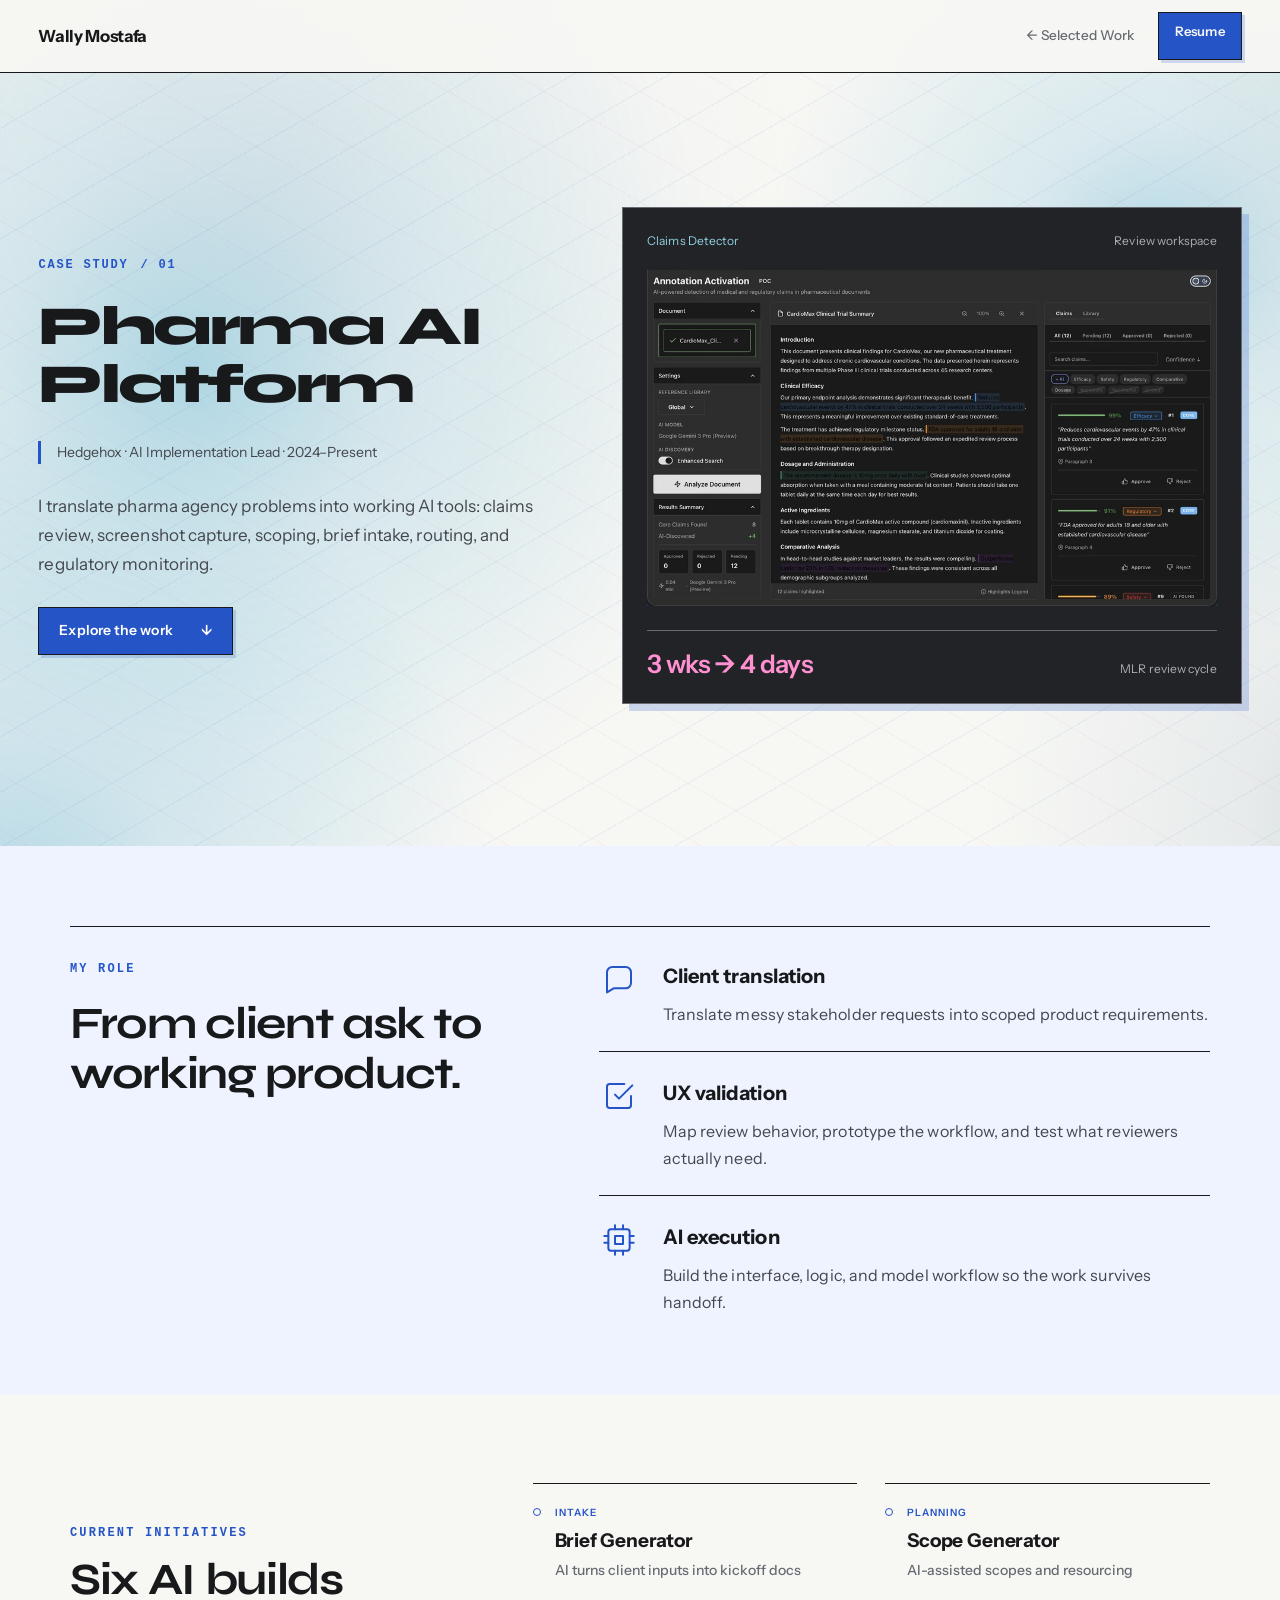
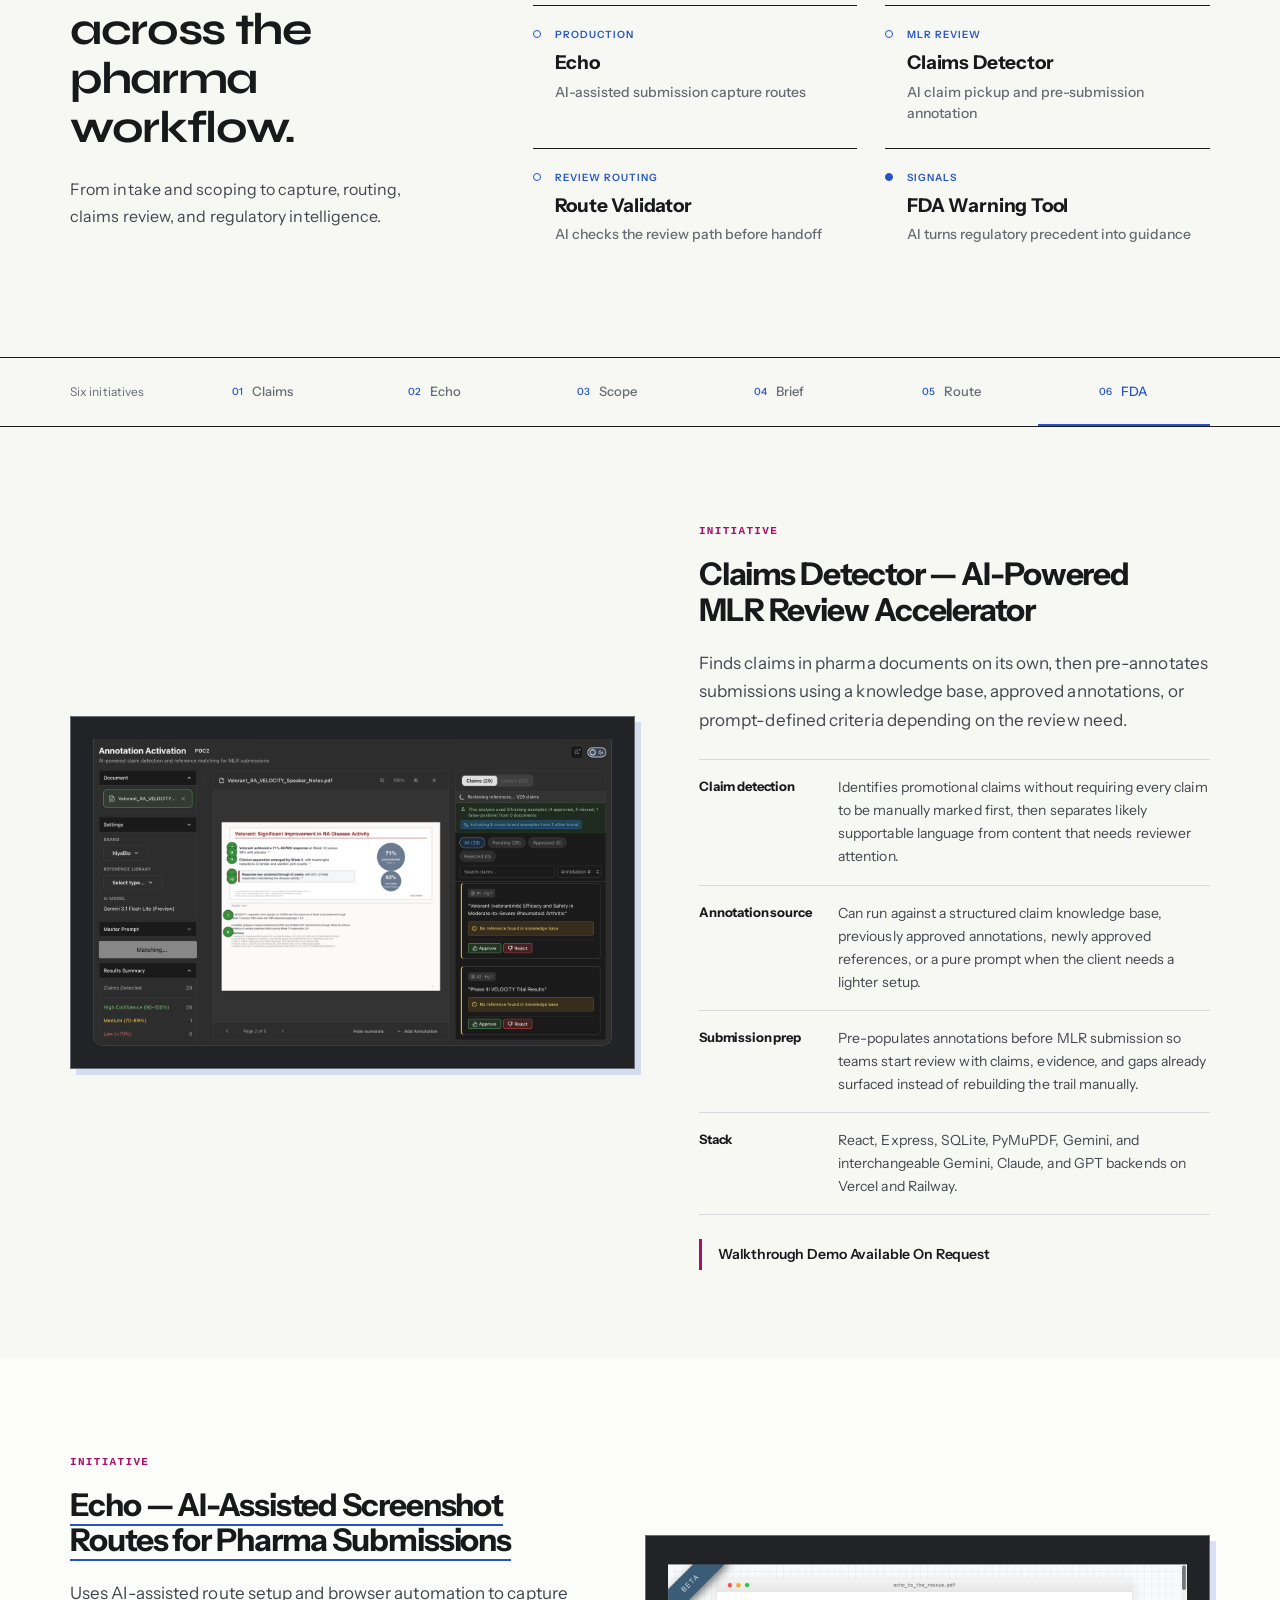
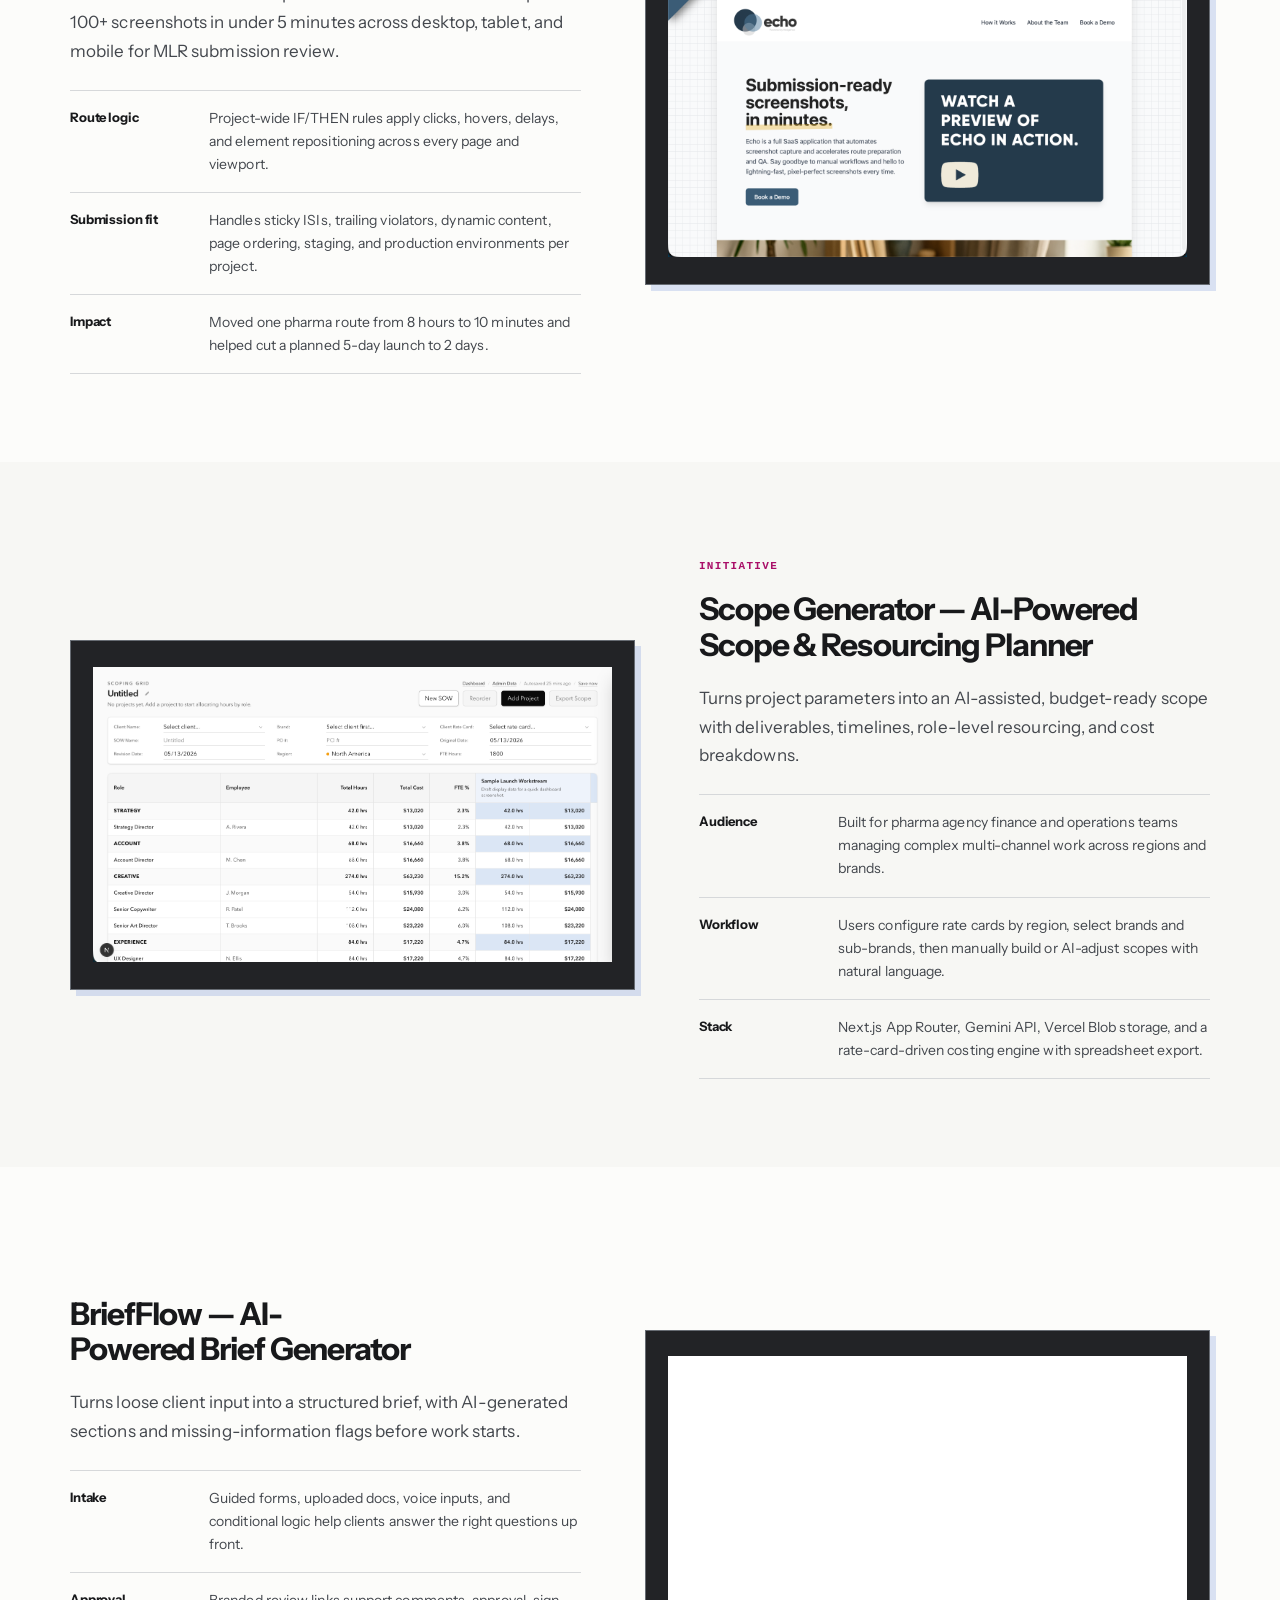
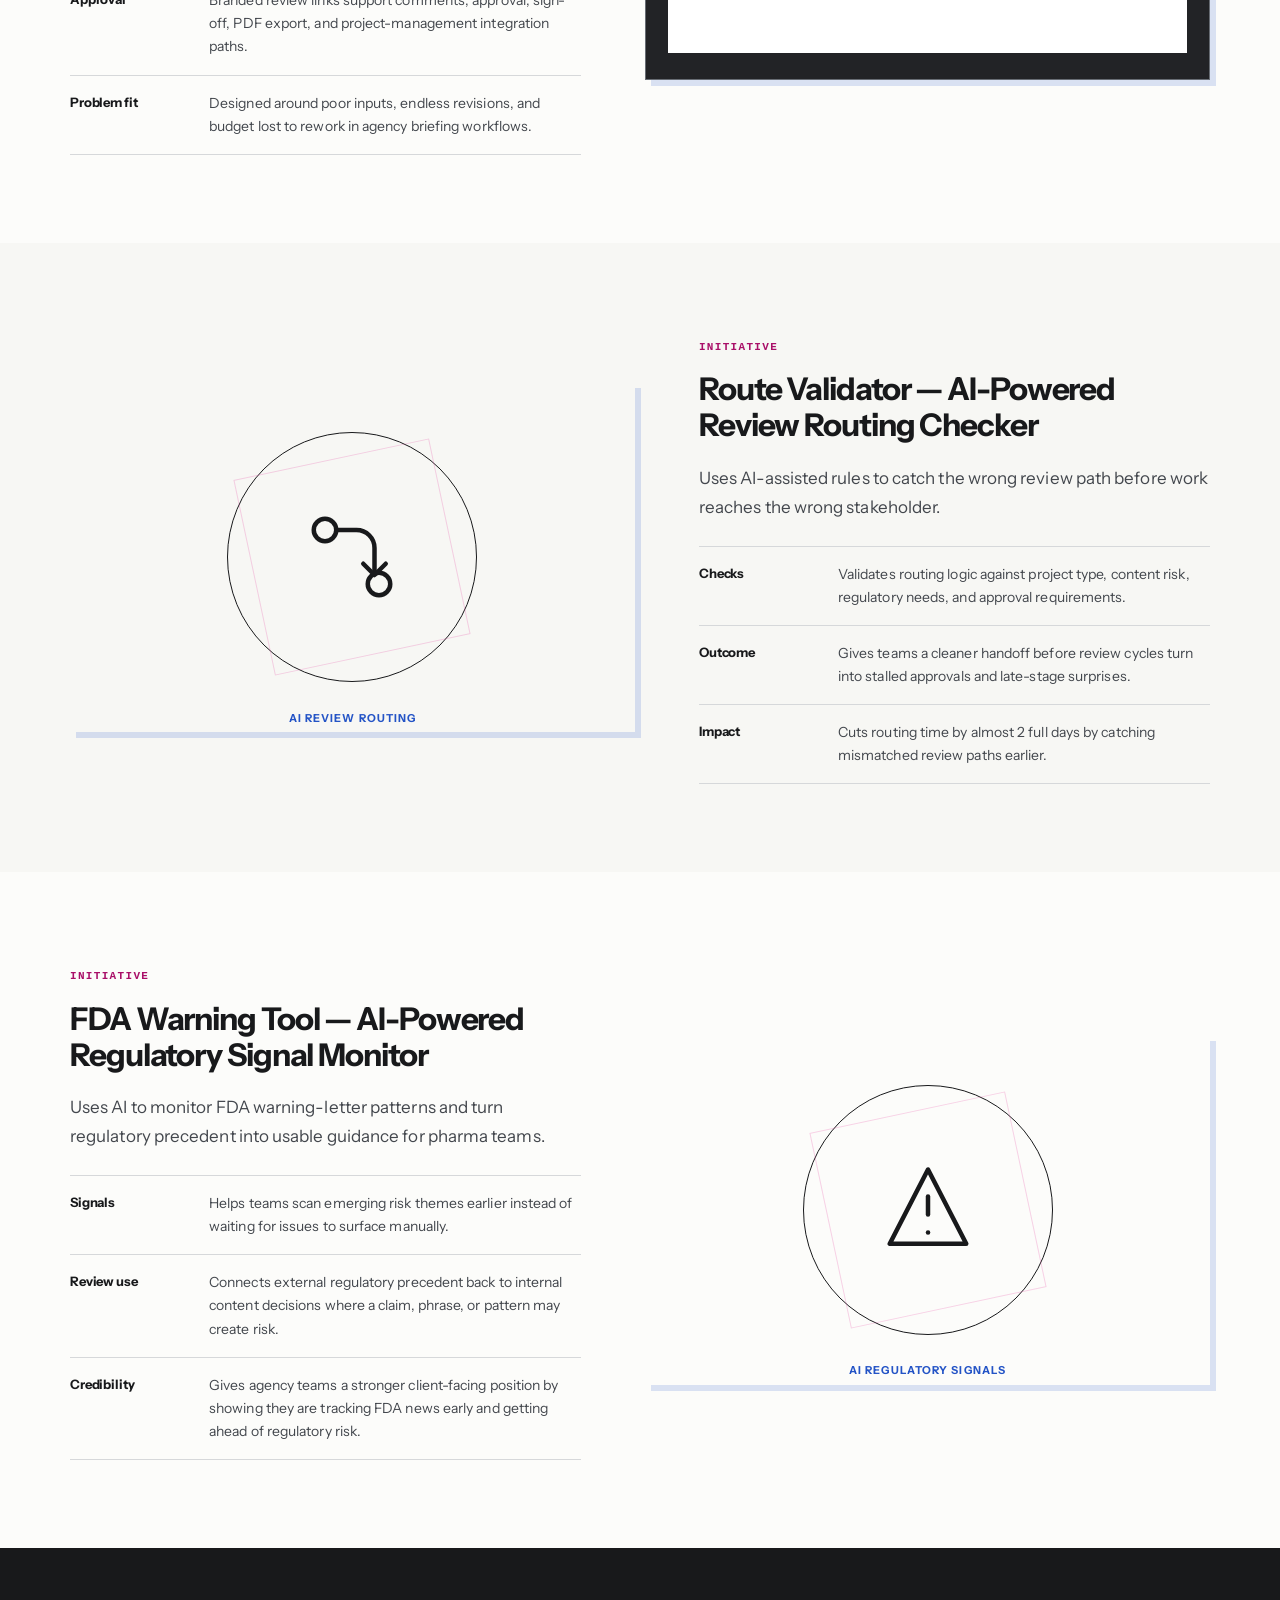
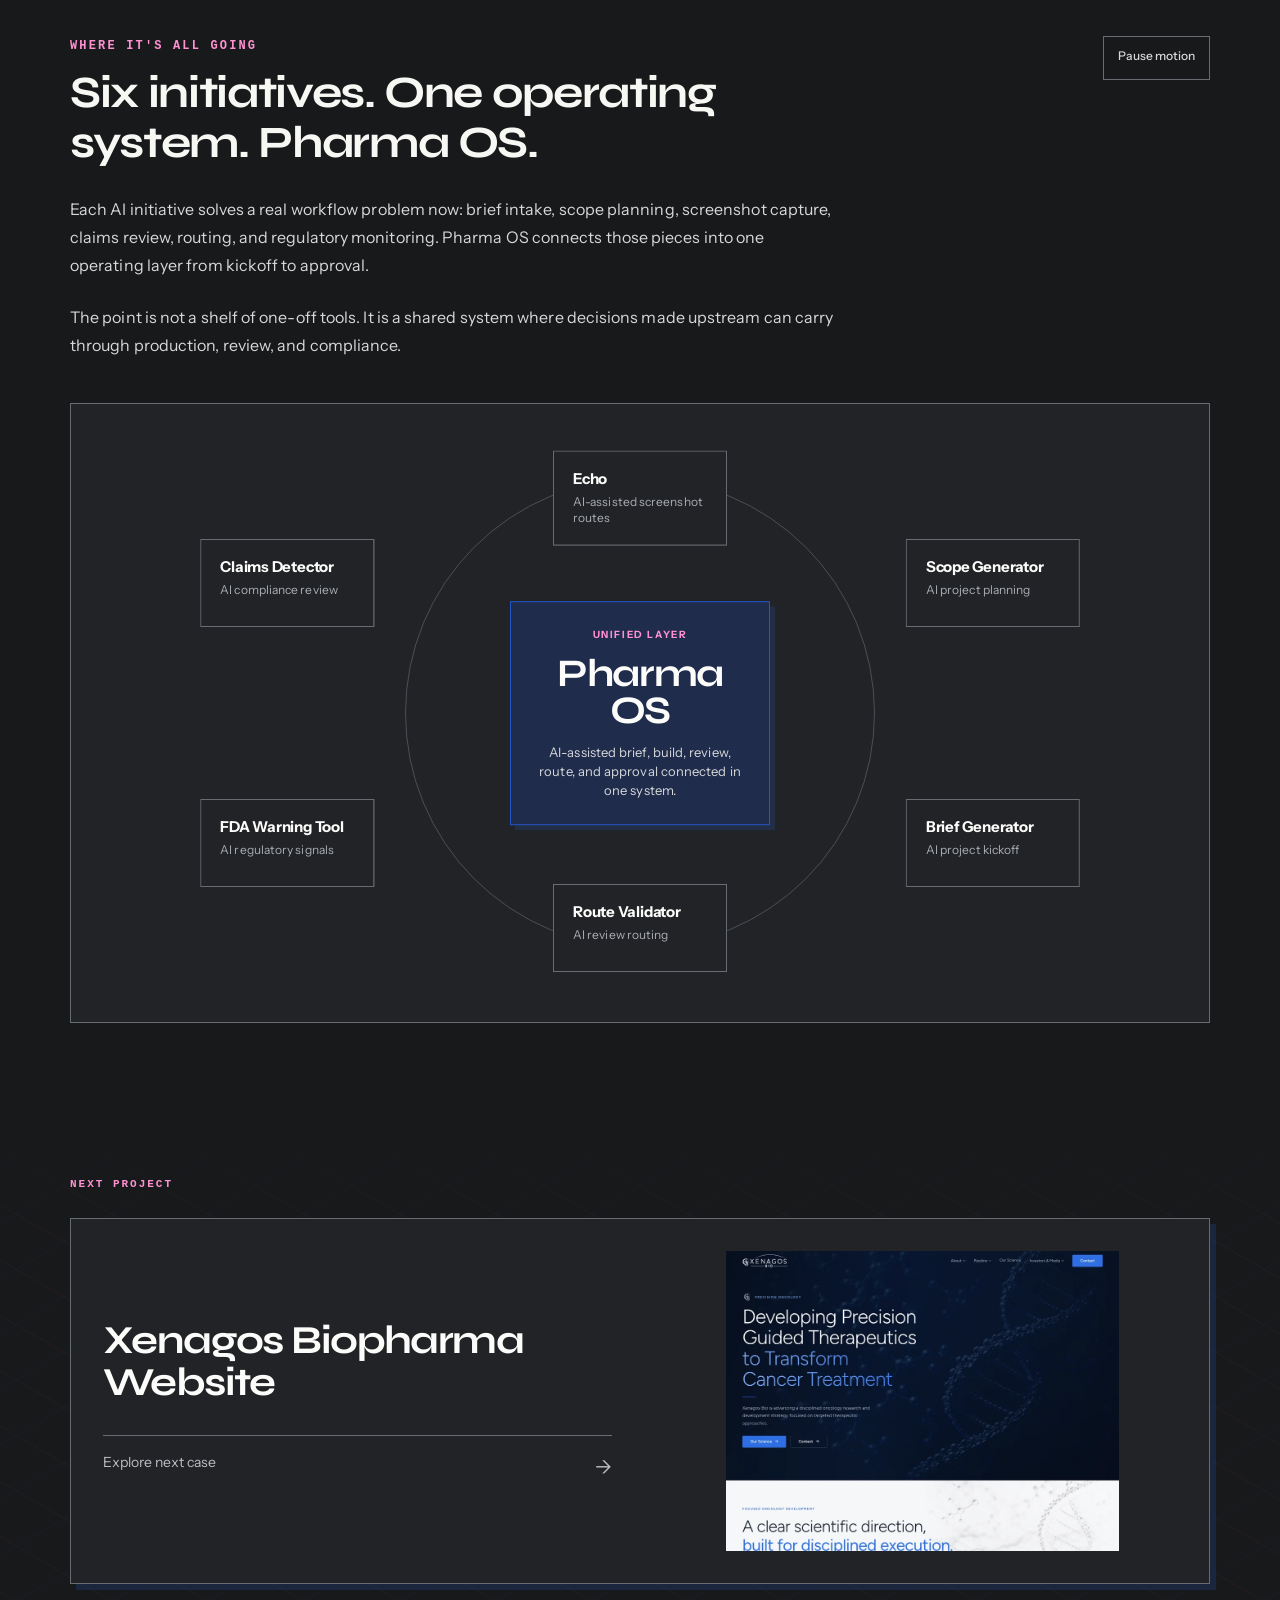
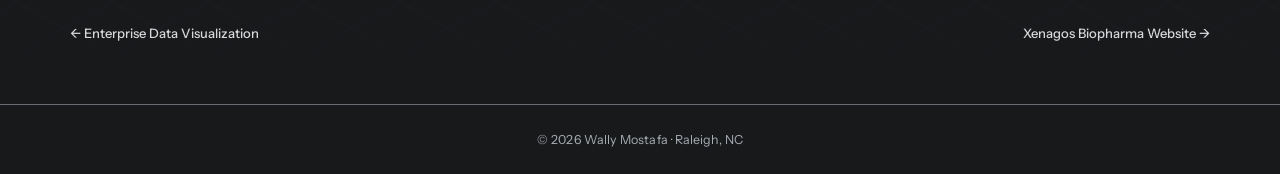
<file: project-01.html>
<!DOCTYPE html>
<html lang="en" class="project-motion-v1 proof-grid-case-study">
<head>
<meta charset="UTF-8">
<meta name="viewport" content="width=device-width, initial-scale=1.0">
<meta name="robots" content="noindex,follow">
<title>Pharma AI Platform — Wally Mostafa</title>
<meta name="description" content="Production AI for pharma compliance — claim detection, pre-submission annotation, and FDA/HIPAA workflows. Built at Hedgehox by Wally Mostafa.">
<meta property="og:title" content="Pharma AI Platform — Wally Mostafa">
<meta property="og:description" content="Production AI for pharma compliance — claim detection, pre-submission annotation, and FDA/HIPAA workflows.">
<meta property="og:type" content="website">
<meta property="og:url" content="https://wally-mostafa.github.io/project-01.html">
<link rel="icon" href="favicon.ico?v=2" sizes="any">
<link rel="apple-touch-icon" href="apple-touch-icon.png?v=2">
<link rel="manifest" href="site.webmanifest?v=2">
<meta name="theme-color" content="#1d1d1d">
<link rel="preconnect" href="https://fonts.googleapis.com">
<link rel="preconnect" href="https://fonts.gstatic.com" crossorigin>
<link href="https://fonts.googleapis.com/css2?family=Syne:wght@400;500;600;700;800&family=Instrument+Sans:ital,wght@0,400;0,500;0,600;0,700;1,400&display=swap" rel="stylesheet">
<style>
  :root {
    --ink: #1a1714; --ink-soft: #38332d; --ink-muted: #5c5550;
    --surface: #f8f5f0; --surface-warm: #f0ebe3; --surface-deep: #e6dfd5;
    --surface-tint: #f4f0e8; --accent: #c45a2d; --accent-hover: #a84820;
    --accent-light: rgba(196,90,45,0.08); --rule: #d4ccc2; --rule-light: #e4ddd4;
    --font-display: 'Syne', sans-serif; --font-body: 'Instrument Sans', sans-serif;
    --max-w: 1140px;
    --space-xs: clamp(0.25rem,0.5vw,0.5rem); --space-s: clamp(0.5rem,1vw,0.75rem);
    --space-m: clamp(1rem,2vw,1.5rem); --space-l: clamp(1.5rem,3vw,2.5rem);
    --space-xl: clamp(2.5rem,5vw,4rem); --space-2xl: clamp(4rem,8vw,7rem);
    --radius-s: 4px; --radius-m: 12px; --radius-l: 16px;
    --shadow-s: 0 2px 8px rgba(26,23,20,0.06); --shadow-m: 0 12px 28px rgba(26,23,20,0.12); --shadow-l: 0 28px 70px rgba(26,23,20,0.16);
    --accent-text: #a84820; --accent-bright: #d4753f;
  }
  *,*::before,*::after{box-sizing:border-box;margin:0;padding:0}
  html{scroll-behavior:smooth;-webkit-font-smoothing:antialiased}
  body{font-family:var(--font-body);font-size:clamp(1rem,1.15vw,1.125rem);line-height:1.7;color:var(--ink);background:var(--surface);letter-spacing:0.005em}

  nav{position:fixed;top:0;left:0;right:0;z-index:100;padding:var(--space-s) var(--space-l);display:flex;justify-content:space-between;align-items:center;background:rgba(248,245,240,0.92);backdrop-filter:blur(14px);-webkit-backdrop-filter:blur(14px);border-bottom:1px solid var(--rule-light)}
  nav .name{font-family:var(--font-display);font-weight:700;font-size:1.05rem;color:var(--ink);text-decoration:none;letter-spacing:-0.02em}
  nav .back{font-size:0.85rem;font-weight:500;color:var(--ink-muted);text-decoration:none;transition:color 0.2s;padding:0.5rem 0}
  nav .back:hover{color:var(--accent)}
  nav .nav-cta{font-size:0.82rem;font-weight:600;color:var(--surface) !important;background:var(--ink);padding:0.45rem 1rem !important;border-radius:var(--radius-s);text-decoration:none;transition:background 0.2s}
  nav .nav-cta:hover{background:var(--accent);color:var(--surface) !important}

  .project-hero{padding:calc(80px + var(--space-2xl)) var(--space-l) var(--space-xl);max-width:var(--max-w);margin:0 auto}
  .project-number{font-family:var(--font-display);font-size:clamp(5rem,10vw,8rem);font-weight:800;color:var(--surface-deep);line-height:1;letter-spacing:-0.05em}
  .project-hero h1{font-family:var(--font-display);font-size:clamp(2.5rem,5vw,4rem);font-weight:800;letter-spacing:-0.035em;color:var(--ink);line-height:1.05;margin-top:var(--space-s)}
  .project-role{font-size:0.85rem;font-weight:600;text-transform:uppercase;letter-spacing:0.1em;color:var(--accent-text);margin-top:var(--space-m)}
  .project-summary{font-size:clamp(1.1rem,1.4vw,1.25rem);color:var(--ink-soft);max-width:55ch;line-height:1.7;margin-top:var(--space-l)}

  .stats-bar{display:flex;gap:var(--space-xl);flex-wrap:wrap;padding:calc(var(--space-xl) + var(--space-m)) var(--space-l) var(--space-xl);max-width:var(--max-w);margin:var(--space-xl) auto 0;border-top:1px solid var(--rule);border-bottom:1px solid var(--rule)}
  .stat{display:flex;flex-direction:column}
  .stat-number{font-family:var(--font-display);font-size:clamp(2rem,3vw,2.8rem);font-weight:800;color:var(--ink);letter-spacing:-0.03em;line-height:1.1}
  .stat-label{font-size:0.75rem;font-weight:500;text-transform:uppercase;letter-spacing:0.1em;color:var(--ink-muted);margin-top:4px}

  section{padding:var(--space-2xl) var(--space-l)}
  .inner{max-width:var(--max-w);margin:0 auto}
  .section-label{font-size:0.75rem;font-weight:600;text-transform:uppercase;letter-spacing:0.18em;color:var(--accent-text);margin-bottom:var(--space-s)}
  .section-heading{font-family:var(--font-display);font-size:clamp(1.6rem,2.8vw,2.2rem);font-weight:700;letter-spacing:-0.025em;color:var(--ink);margin-bottom:var(--space-l);max-width:24ch;line-height:1.15}

  .content-grid{display:grid;grid-template-columns:1fr 1fr;gap:var(--space-xl);align-items:start}
  .content-grid p{color:var(--ink-soft);font-size:1rem;line-height:1.75;margin-bottom:var(--space-m)}
  .content-grid p:last-child{margin-bottom:0}

  .placeholder{width:100%;aspect-ratio:16/10;border-radius:var(--radius-s);display:flex;align-items:center;justify-content:center;font-family:var(--font-body);font-size:0.82rem;font-weight:500;text-transform:uppercase;letter-spacing:0.1em}
  .ph-warm{background:var(--surface-warm);color:var(--ink-muted);border:1px solid var(--rule-light)}
  .ph-dark{background:var(--ink);color:rgba(248,245,240,0.4)}
  .ph-accent{background:var(--accent-light);color:var(--accent-text);border:1px solid rgba(196,90,45,0.15)}
  .ph-tint{background:var(--surface-tint);color:var(--ink-muted);border:1px solid var(--rule-light)}
  .placeholder-wide{aspect-ratio:21/9}
  .placeholder-tall{aspect-ratio:3/4}

  .full-bleed{padding:0 var(--space-l);max-width:var(--max-w);margin:0 auto}
  .image-grid{display:grid;gap:var(--space-m);max-width:var(--max-w);margin:0 auto;padding:0 var(--space-l)}
  .image-grid--2{grid-template-columns:1fr 1fr}
  .image-grid--asymmetric{grid-template-columns:1.5fr 1fr}

  .pullquote{max-width:var(--max-w);margin:0 auto;padding:var(--space-2xl) var(--space-l)}
  .pullquote blockquote{font-family:var(--font-display);font-size:clamp(1.5rem,2.5vw,2rem);font-weight:600;color:var(--ink);letter-spacing:-0.02em;line-height:1.35;max-width:30ch;position:relative;padding-left:var(--space-l);border-left:3px solid var(--accent)}
  .pullquote cite{display:block;margin-top:var(--space-m);padding-left:var(--space-l);font-family:var(--font-body);font-size:0.88rem;font-style:normal;font-weight:500;color:var(--ink-muted)}

  .dark{background:var(--ink);color:var(--surface)}
  .dark .section-label{color:var(--accent-bright)}
  .dark .section-heading{color:var(--surface)}
  .dark p{color:rgba(248,245,240,0.7)}

  .outcomes{list-style:none;display:grid;gap:var(--space-m);grid-template-columns:repeat(auto-fit,minmax(280px,1fr))}
  .outcomes li{padding:var(--space-m) var(--space-l);border:1px solid var(--rule-light);border-radius:var(--radius-s);background:var(--surface)}
  .outcomes li strong{display:block;font-family:var(--font-display);font-size:1.1rem;font-weight:700;color:var(--ink);margin-bottom:4px}
  .outcomes li span{font-size:0.9rem;color:var(--ink-soft);line-height:1.6}
  .dark .outcomes li{border-color:rgba(248,245,240,0.1);background:rgba(248,245,240,0.04)}
  .dark .outcomes li strong{color:var(--surface)}
  .dark .outcomes li span{color:rgba(248,245,240,0.6)}
  .role-cards{margin-top:calc(var(--space-m) + 10px)}
  .role-cards li{position:relative;padding-top:calc(var(--space-l) + 4px)}
  .role-icon{position:absolute;top:-16px;left:var(--space-m);width:42px;height:42px;border-radius:var(--radius-s);background:var(--accent);color:var(--surface);display:flex;align-items:center;justify-content:center;box-shadow:var(--shadow-m)}
  .role-icon svg{width:22px;height:22px;stroke:currentColor;stroke-width:2;fill:none;stroke-linecap:round;stroke-linejoin:round}
  .initiative-section{background:linear-gradient(180deg,var(--surface),var(--surface-tint))}
  .initiative-shell{display:grid;grid-template-columns:minmax(250px,0.68fr) minmax(0,1.32fr);gap:var(--space-xl);align-items:center}
  .initiative-copy .section-heading{max-width:13ch;margin-bottom:var(--space-m)}
  .initiative-copy p{max-width:34ch;color:var(--ink-soft);font-size:1rem;line-height:1.65}
  .initiative-board-frame{position:relative;width:100%;overflow:visible}
  .initiative-board{position:relative;display:grid;grid-template-columns:repeat(10,minmax(0,1fr));grid-template-rows:minmax(116px,auto) 78px minmax(116px,auto);gap:0 var(--space-s);padding:var(--space-l);border:1px solid var(--rule);border-radius:8px;background:linear-gradient(135deg,rgba(248,245,240,0.72),rgba(230,223,213,0.72));overflow:hidden}
  .initiative-board::before{content:"";position:absolute;inset:auto -10% 50%;height:1px;background:linear-gradient(90deg,rgba(196,90,45,0),rgba(196,90,45,0.5),rgba(196,90,45,0));transform:translateY(-50%);pointer-events:none}
  .initiative-board::after{content:"";position:absolute;right:-90px;top:-130px;width:320px;height:320px;border:1px solid rgba(196,90,45,0.12);border-radius:50%;pointer-events:none}
  .initiative-rail{grid-column:1/-1;grid-row:2;align-self:center;display:grid;grid-template-columns:repeat(5,1fr);align-items:center;min-height:48px;padding:0 var(--space-m);border-top:1px solid rgba(196,90,45,0.36);border-bottom:1px solid rgba(26,23,20,0.08);background:rgba(248,245,240,0.58);position:relative;z-index:1}
  .initiative-rail span{font-size:0.64rem;font-weight:700;text-transform:uppercase;letter-spacing:0.13em;color:var(--ink-muted)}
  .initiative-node{position:relative;z-index:2;display:block;padding:var(--space-m);border:1px solid var(--rule-light);border-left:3px solid var(--accent);border-radius:6px;background:rgba(248,245,240,0.86);box-shadow:0 18px 38px rgba(26,23,20,0.06);transition:transform 0.25s cubic-bezier(0.16,1,0.3,1),border-color 0.25s,background 0.25s}
  .initiative-node:hover{transform:translateY(-3px);border-color:rgba(196,90,45,0.38);background:rgba(248,245,240,0.96)}
  .initiative-node::after{content:"";position:absolute;left:31px;width:1px;height:36px;background:linear-gradient(to bottom,rgba(196,90,45,0.5),rgba(196,90,45,0));pointer-events:none}
  .initiative-node--top::after{bottom:-36px}
  .initiative-node--bottom::after{top:-36px;background:linear-gradient(to top,rgba(196,90,45,0.5),rgba(196,90,45,0))}
  .initiative-node strong{display:block;font-family:var(--font-display);font-size:clamp(0.72rem,0.7vw,0.75rem);font-weight:800;letter-spacing:-0.01em;line-height:1.15;color:var(--ink);overflow-wrap:normal;word-break:keep-all;hyphens:manual;-webkit-hyphens:manual}
  .initiative-node em{display:block;margin-top:7px;font-style:normal;font-size:0.86rem;font-weight:500;letter-spacing:0;color:var(--ink-soft);line-height:1.35}
  .initiative-node--brief{grid-column:1/4;grid-row:1;align-self:end}
  .initiative-node--scope{grid-column:4/7;grid-row:1;align-self:start;transform:translateY(-10px)}
  .initiative-node--scope:hover{transform:translateY(-13px)}
  .initiative-node--echo{grid-column:7/11;grid-row:1;align-self:end}
  .initiative-node--claims{grid-column:1/5;grid-row:3;align-self:start}
  .initiative-node--route{grid-column:5/8;grid-row:3;align-self:end;transform:translateY(12px)}
  .initiative-node--route:hover{transform:translateY(9px)}
  .initiative-node--fda{grid-column:8/11;grid-row:3;align-self:start}

  /* Process flow */
  .process-flow{display:grid;grid-template-columns:repeat(auto-fit,minmax(240px,1fr));gap:var(--space-m);margin-top:var(--space-l)}
  .process-step{padding:var(--space-l);border-top:2px solid var(--ink);counter-increment:step}
  .process-step::before{content:counter(step,decimal-leading-zero);font-family:var(--font-display);font-size:0.82rem;font-weight:700;color:var(--accent-text);display:block;margin-bottom:var(--space-s)}
  .process-step h4{font-family:var(--font-display);font-size:1.1rem;font-weight:700;margin-bottom:var(--space-xs);color:var(--ink)}
  .process-step p{font-size:0.9rem;color:var(--ink-soft);line-height:1.6}

  .next-project{padding:var(--space-2xl) var(--space-l);background:var(--surface-warm);text-align:center}
  .next-project .label{font-size:0.75rem;font-weight:600;text-transform:uppercase;letter-spacing:0.18em;color:var(--ink-muted);margin-bottom:var(--space-s)}
  .next-project a{display:inline-block;font-family:var(--font-display);font-size:clamp(1.8rem,3.5vw,2.8rem);font-weight:800;letter-spacing:-0.03em;color:var(--ink);text-decoration:none;transition:color 0.2s}
  .next-project a:hover{color:var(--accent)}

  .nav-projects{display:flex;justify-content:space-between;max-width:var(--max-w);margin:0 auto;padding:var(--space-l) var(--space-l) 0}
  .nav-projects a{font-size:0.82rem;font-weight:500;color:var(--ink-muted);text-decoration:none;transition:color 0.2s}
  .nav-projects a:hover{color:var(--accent)}

  /* ── PRODUCT SECTIONS ── */
  .product-section{padding:var(--space-2xl) var(--space-l)}
  .product-inner{max-width:var(--max-w);margin:0 auto;display:grid;grid-template-columns:1fr 1fr;gap:var(--space-xl);align-items:center}
  .product-inner.reverse{direction:rtl}
  .product-inner.reverse > *{direction:ltr}
  .product-text{max-width:58ch}
  .product-tag{font-size:0.72rem;font-weight:700;text-transform:uppercase;letter-spacing:0.12em;color:var(--accent-text);margin-bottom:var(--space-xs);display:inline-block}
  .product-title{font-family:var(--font-display);font-size:clamp(1.5rem,2.5vw,2rem);font-weight:700;letter-spacing:-0.025em;color:var(--ink);margin-bottom:var(--space-s);line-height:1.15}
  .product-title a{color:inherit;text-decoration:none;border-bottom:2px solid var(--accent)}
  .product-title a:hover{color:var(--accent)}
  .product-lede{color:var(--ink-soft);font-size:clamp(1.02rem,1.18vw,1.12rem);line-height:1.62;margin-bottom:var(--space-m)}
  .product-points{list-style:none;display:grid;margin-top:var(--space-m);border-top:1px solid var(--rule-light)}
  .product-points li{display:grid;grid-template-columns:minmax(108px,0.34fr) 1fr;gap:var(--space-m);padding:var(--space-m) 0;border-bottom:1px solid var(--rule-light)}
  .product-points strong{font-family:var(--font-display);font-size:0.88rem;font-weight:700;letter-spacing:-0.01em;line-height:1.15;color:var(--ink)}
  .product-points span{font-size:0.95rem;line-height:1.55;color:var(--ink-soft)}
  .demo-callout{margin-top:var(--space-l);padding:var(--space-m) var(--space-l);border:1px solid var(--rule);border-radius:var(--radius-s);background:var(--surface);font-family:var(--font-display);font-weight:700;letter-spacing:-0.01em;color:var(--ink)}
  .product-image{position:relative;width:100%;aspect-ratio:16/11;border-radius:var(--radius-l);overflow:hidden;background:#d7d7d7;border:1px solid rgba(26,23,20,0.08);display:flex;align-items:center;justify-content:center;padding:clamp(22px,2.4vw,32px);box-shadow:0 24px 58px rgba(26,23,20,0.12)}
  .product-image::before{content:"";position:absolute;left:clamp(22px,2.4vw,32px);right:clamp(22px,2.4vw,32px);top:50%;aspect-ratio:16/9;transform:translateY(-50%);border-radius:var(--radius-m);background:#1d1d1d;box-shadow:inset 0 1px 0 rgba(255,255,255,0.05)}
  .product-image--icon{background:linear-gradient(135deg,rgba(248,245,240,0.88),rgba(230,223,213,0.78));border-color:rgba(196,90,45,0.14)}
  .product-image--icon::before{background:rgba(248,245,240,0.7);border:1px solid rgba(196,90,45,0.18);box-shadow:inset 0 1px 0 rgba(255,255,255,0.7)}
  .product-image img{position:relative;z-index:1;display:block;width:100%;height:auto;aspect-ratio:16/9;max-height:100%;object-fit:cover;object-position:center top;border-radius:var(--radius-m);background:#fff;box-shadow:0 10px 28px rgba(26,23,20,0.18)}
  .product-icon-card{position:relative;z-index:1;display:flex;flex-direction:column;align-items:center;justify-content:center;gap:var(--space-s);width:100%;aspect-ratio:16/9;border-radius:var(--radius-m);color:var(--accent);background:radial-gradient(circle at 50% 38%,rgba(196,90,45,0.16),rgba(248,245,240,0.78) 48%,rgba(248,245,240,0.68));box-shadow:0 10px 28px rgba(26,23,20,0.08)}
  .product-icon-card svg{width:clamp(56px,7vw,86px);height:clamp(56px,7vw,86px);stroke:currentColor;stroke-width:1.55;fill:none;stroke-linecap:round;stroke-linejoin:round}
  .product-image-label{font-size:0.78rem;font-weight:700;text-transform:uppercase;letter-spacing:0.1em;color:var(--ink-muted)}

  .btn-demo{display:inline-flex;align-items:center;gap:0.5rem;font-family:var(--font-body);font-size:0.92rem;font-weight:600;color:var(--surface);background:var(--ink);padding:0.9rem 2rem;border-radius:var(--radius-s);text-decoration:none;transition:background 0.25s,transform 0.2s;letter-spacing:0.01em;min-height:48px;margin-top:var(--space-m)}
  .btn-demo:hover{background:var(--accent);transform:translateY(-1px)}

  /* Full-width side-by-side */
  .product-duo{padding:var(--space-xl) var(--space-l);max-width:var(--max-w);margin:0 auto}
  .product-duo-grid{display:grid;grid-template-columns:1fr 1fr;gap:var(--space-m)}
  .product-duo-item{border-radius:6px;overflow:hidden;aspect-ratio:16/10;background:var(--surface-warm);border:1px solid var(--rule-light);display:flex;flex-direction:column;align-items:center;justify-content:center;gap:var(--space-xs)}
  .product-duo-item img{width:100%;height:100%;object-fit:cover}
  .product-duo-label{font-family:var(--font-display);font-size:0.85rem;font-weight:700;color:var(--ink-muted);text-transform:uppercase;letter-spacing:0.08em}
  .product-duo-sub{font-size:0.75rem;color:var(--ink-muted)}

  /* Pharma OS finale */
  .os-finale{background:var(--ink);padding:var(--space-2xl) var(--space-l)}
  .os-inner{max-width:var(--max-w);margin:0 auto}
  .os-finale .section-label{color:var(--accent-bright)}
  .os-finale .section-heading{color:var(--surface);max-width:28ch}
  .os-finale p{color:rgba(248,245,240,0.7);font-size:1rem;line-height:1.75;max-width:55ch;margin-bottom:var(--space-m)}
  .os-orchestration{position:relative;margin-top:var(--space-xl);min-height:560px;border:1px solid rgba(248,245,240,0.1);border-radius:8px;overflow:hidden;background:radial-gradient(circle at 50% 50%,rgba(196,90,45,0.16),rgba(248,245,240,0.04) 34%,rgba(248,245,240,0.02) 62%,rgba(248,245,240,0.01));isolation:isolate}
  .os-orchestration::before,.os-orchestration::after{content:"";position:absolute;left:50%;top:50%;width:450px;height:450px;border:1px solid rgba(248,245,240,0.08);border-radius:50%;transform:translate(-50%,-50%);opacity:0.65;pointer-events:none}
  .os-orchestration::after{width:620px;height:620px;border-color:rgba(196,90,45,0.12)}
  .os-orchestration.is-converging::before,.os-orchestration.is-converging::after{animation:os-ring-loop 6.4s cubic-bezier(0.16,1,0.3,1) infinite}
  .os-orchestration.is-converging::after{animation-delay:0.08s}
  .os-flow-line{position:absolute;left:50%;top:50%;width:1px;height:240px;transform-origin:50% 0;background:linear-gradient(to bottom,rgba(196,90,45,0),rgba(196,90,45,0.42),rgba(196,90,45,0));opacity:0;pointer-events:none}
  .os-orchestration.is-converging .os-flow-line{animation:os-line-loop 6.4s cubic-bezier(0.16,1,0.3,1) infinite}
  .os-flow-line:nth-child(1){transform:rotate(0deg)}
  .os-flow-line:nth-child(2){transform:rotate(60deg)}
  .os-flow-line:nth-child(3){transform:rotate(120deg)}
  .os-flow-line:nth-child(4){transform:rotate(180deg)}
  .os-flow-line:nth-child(5){transform:rotate(240deg)}
  .os-flow-line:nth-child(6){transform:rotate(300deg)}
  .os-core{position:absolute;left:50%;top:50%;z-index:3;width:min(360px,66vw);min-height:190px;padding:var(--space-l);border:1px solid rgba(196,90,45,0.55);border-radius:8px;background:rgba(196,90,45,0.1);box-shadow:inset 0 1px 0 rgba(248,245,240,0.12),0 24px 70px rgba(0,0,0,0.18);display:flex;flex-direction:column;justify-content:center;transform:translate(-50%,-50%);transition:background 0.45s,border-color 0.45s,transform 0.45s}
  .os-orchestration.is-converging .os-core{animation:os-core-loop 6.4s cubic-bezier(0.16,1,0.3,1) infinite}
  .os-core span:first-child{font-size:0.72rem;font-weight:700;text-transform:uppercase;letter-spacing:0.16em;color:rgba(248,245,240,0.55);margin-bottom:var(--space-xs)}
  .os-core strong{font-family:var(--font-display);font-size:clamp(2rem,4vw,3.1rem);font-weight:800;letter-spacing:-0.035em;line-height:0.95;color:var(--surface)}
  .os-core span:last-child{font-size:0.92rem;color:rgba(248,245,240,0.62);line-height:1.45;margin-top:var(--space-s)}
  .os-node-track{position:absolute;left:50%;top:50%;z-index:2;transform:translate(calc(-50% + var(--x)),calc(-50% + var(--y))) scale(1);opacity:1}
  .os-orchestration.is-converging .os-node-track{animation:os-converge-loop 6.4s cubic-bezier(0.16,1,0.3,1) infinite}
  .os-node-track--claims{--x:-390px;--y:-150px}
  .os-node-track--echo{--x:-80px;--y:-220px}
  .os-node-track--scope{--x:300px;--y:-160px}
  .os-node-track--brief{--x:310px;--y:145px}
  .os-node-track--route{--x:-60px;--y:220px}
  .os-node-track--fda{--x:-390px;--y:135px}
  .os-node{width:190px;min-height:92px;padding:var(--space-m);border:1px solid rgba(248,245,240,0.14);border-radius:6px;background:rgba(248,245,240,0.065);box-shadow:inset 0 1px 0 rgba(248,245,240,0.08);backdrop-filter:blur(10px);-webkit-backdrop-filter:blur(10px);animation:os-float 3.8s ease-in-out infinite;animation-delay:var(--float-delay,0s);will-change:transform}
  .os-node strong{display:block;font-family:var(--font-display);font-size:0.98rem;font-weight:700;line-height:1.1;color:var(--surface);letter-spacing:-0.015em}
  .os-node span{display:block;font-size:0.8rem;line-height:1.35;color:rgba(248,245,240,0.54);margin-top:6px}
  .os-node-track--echo .os-node,.os-node-track--brief .os-node{--float-delay:-1.2s}
  .os-node-track--scope .os-node,.os-node-track--route .os-node{--float-delay:-2.1s}

  @keyframes os-converge-loop{
    0%,20%,100%{transform:translate(calc(-50% + var(--x)),calc(-50% + var(--y))) scale(1);opacity:1}
    45%,68%{transform:translate(-50%,-50%) scale(0.38);opacity:0.02}
  }
  @keyframes os-core-loop{
    0%,20%,100%{transform:translate(-50%,-50%) scale(1);background:rgba(196,90,45,0.1);border-color:rgba(196,90,45,0.48)}
    45%,68%{transform:translate(-50%,-50%) scale(1.08);background:rgba(196,90,45,0.18);border-color:rgba(196,90,45,0.78)}
  }
  @keyframes os-ring-loop{
    0%,20%,100%{opacity:0.65;transform:translate(-50%,-50%) scale(1)}
    45%,68%{opacity:0.22;transform:translate(-50%,-50%) scale(0.62)}
  }
  @keyframes os-line-loop{
    0%,24%,88%,100%{opacity:0}
    45%,68%{opacity:1}
  }
  @keyframes os-float{
    0%,100%{transform:translate3d(0,-5px,0)}
    50%{transform:translate3d(0,7px,0)}
  }

  footer{padding:var(--space-l) var(--space-l);border-top:1px solid var(--rule-light);text-align:center;font-size:0.78rem;color:var(--ink-muted)}

  @media(max-width:980px){
    .initiative-shell{grid-template-columns:1fr;gap:var(--space-l)}
    .initiative-copy{max-width:620px}
    .initiative-copy .section-heading{max-width:18ch}
    .initiative-copy p{max-width:none}
    .initiative-board-frame{width:100%;height:auto;margin:0}
    .initiative-board{display:grid;grid-template-columns:1fr;grid-template-rows:none;gap:var(--space-s);padding:var(--space-m);overflow:visible}
    .initiative-board::before{inset:var(--space-l) auto var(--space-l) calc(var(--space-m) + 5px);width:1px;height:auto;transform:none;background:linear-gradient(to bottom,rgba(196,90,45,0),rgba(196,90,45,0.5),rgba(196,90,45,0))}
    .initiative-board::after,.initiative-rail{display:none}
    .initiative-node{grid-column:auto;grid-row:auto;align-self:stretch;min-height:0;margin-left:calc(var(--space-l) + 4px);padding:var(--space-m);transform:none}
    .initiative-node:hover,.initiative-node--scope:hover,.initiative-node--route:hover{transform:translateX(2px)}
    .initiative-node::before{content:attr(data-stage);display:block;margin-bottom:6px;font-size:0.64rem;font-weight:700;text-transform:uppercase;letter-spacing:0.12em;color:var(--accent-text)}
    .initiative-node::after{left:calc(-1 * var(--space-l) - 11px);top:calc(var(--space-m) + 2px);width:11px;height:11px;border:2px solid var(--accent);border-radius:50%;background:var(--surface);box-shadow:0 0 0 4px var(--surface-tint)}
    .initiative-node--top::after,.initiative-node--bottom::after{bottom:auto;background:var(--surface)}
    .initiative-node strong{font-size:clamp(0.98rem,2.6vw,1.1rem)}
    .initiative-node em{font-size:0.92rem;line-height:1.4}
  }

  @media(max-width:640px){
    section{padding-left:24px;padding-right:24px}
    nav{padding-left:24px;padding-right:24px}
    nav .name{font-size:0.95rem}
    nav .back{min-height:44px;display:inline-flex;align-items:center;font-size:0.9rem}
    .project-hero{padding-left:24px;padding-right:24px;padding-top:calc(60px + var(--space-xl))}
    .project-hero h1{font-size:clamp(2.2rem,9vw,3rem)}
    .project-number{font-size:clamp(4rem,14vw,6rem)}
    .project-summary{font-size:1rem}
    .stats-bar{padding:calc(var(--space-l) + var(--space-m)) 24px var(--space-l);display:grid;grid-template-columns:1fr 1fr;gap:var(--space-l) var(--space-m);margin-top:var(--space-l)}
    .stat-number{font-size:clamp(1.5rem,5.5vw,2rem)}
    .stat-label{font-size:0.78rem}
    .content-grid{grid-template-columns:1fr}
    .content-grid p{font-size:1rem;line-height:1.7}
    .full-bleed{padding:0 24px}
    .image-grid{padding:0 24px}
    .image-grid--2,.image-grid--3,.image-grid--asymmetric{grid-template-columns:1fr}
    .pullquote{padding:var(--space-xl) 24px}
    .pullquote blockquote{font-size:clamp(1.2rem,5vw,1.6rem);padding-left:var(--space-m)}
    .pullquote cite{padding-left:var(--space-m);font-size:0.85rem}
    .section-heading{font-size:clamp(1.4rem,5.5vw,1.8rem)}
    .outcomes{grid-template-columns:1fr}
    .outcomes li{padding:var(--space-m)}
    .outcomes li strong{font-size:1rem}
    .outcomes li span{font-size:0.92rem}
    .role-cards li{padding-top:calc(var(--space-l) + 4px)}
    .initiative-board{padding:var(--space-m);border-radius:6px}
    .initiative-node{padding:var(--space-m);margin-left:calc(var(--space-l) + 2px)}
    .initiative-node strong{font-size:1rem}
    .initiative-node em{font-size:0.88rem;line-height:1.35}
    .process-flow{grid-template-columns:1fr}
    .process-step{padding:var(--space-m) 0}
    .process-step h4{font-size:1.05rem}
    .process-step p{font-size:0.95rem}
    .next-project{padding:var(--space-xl) 24px}
    .next-project a{font-size:clamp(1.4rem,6vw,2rem)}
    .nav-projects{flex-direction:column;gap:var(--space-s);align-items:center;padding:var(--space-m) 24px 0}
    .nav-projects a{min-height:44px;display:inline-flex;align-items:center}
    footer{padding:var(--space-m) 24px}
    .next-project{margin-bottom:var(--space-l)}
    .product-inner{grid-template-columns:1fr;gap:var(--space-l)}
    .product-inner.reverse{direction:ltr}
    .product-section{padding-left:24px;padding-right:24px}
    .product-image{aspect-ratio:16/11;padding:18px;border-radius:14px}
    .product-image::before{inset:18px;border-radius:10px}
    .product-image img{border-radius:10px}
    .product-title{font-size:clamp(1.3rem,5vw,1.6rem)}
    .product-lede{font-size:1rem;line-height:1.58}
    .product-points li{grid-template-columns:1fr;gap:var(--space-xs);padding:var(--space-m) 0}
    .product-points span{font-size:0.94rem}
    .product-duo{padding-left:24px;padding-right:24px}
    .product-duo-grid{grid-template-columns:1fr}
    .os-finale{padding-left:24px;padding-right:24px}
    .os-orchestration{min-height:520px;--side-x-left:max(-112px,calc((152px - 100vw) / 2));--side-x-right:min(112px,calc((100vw - 152px) / 2))}
    .os-orchestration::before{width:310px;height:310px}
    .os-orchestration::after{width:430px;height:430px}
    .os-flow-line{height:190px}
    .os-core{width:min(220px,64vw);min-height:158px;padding:var(--space-m)}
    .os-core strong{font-size:clamp(1.7rem,8vw,2.4rem)}
    .os-node{width:104px;min-height:76px;padding:0.65rem}
    .os-node strong{font-size:0.74rem}
    .os-node span{font-size:0.64rem;line-height:1.25}
    .os-node-track--claims{--x:var(--side-x-left);--y:-176px}
    .os-node-track--echo{--x:0px;--y:-194px}
    .os-node-track--scope{--x:var(--side-x-right);--y:-176px}
    .os-node-track--brief{--x:var(--side-x-left);--y:176px}
    .os-node-track--route{--x:0px;--y:194px}
    .os-node-track--fda{--x:var(--side-x-right);--y:176px}
    .btn-demo{width:100%;justify-content:center;min-height:48px}
  }
  @media(max-width:380px){
    .stats-bar{grid-template-columns:1fr}
    .project-hero h1{font-size:2rem}
    .pullquote blockquote{font-size:1.15rem;hyphens:auto;-webkit-hyphens:auto}
    .os-orchestration{--side-x-left:max(-92px,calc((136px - 100vw) / 2));--side-x-right:min(92px,calc((100vw - 136px) / 2))}
    .os-node{width:88px}
    .os-node strong{font-size:0.68rem}
    .os-node span{font-size:0.6rem}
  }
  @media(prefers-reduced-motion:reduce){
    .os-orchestration::before,.os-orchestration::after,.os-flow-line,.os-core,.os-node-track,.os-node{animation:none}
    .os-flow-line{opacity:0.42}
    .os-orchestration.is-converging .os-node-track{transform:translate(-50%,-50%) scale(0.38);opacity:0.02}
  }
</style>
<link rel="stylesheet" href="assets/portfolio-revision/project-page-motion-v1.css?v=editorial-handoff-half">
<script defer src="assets/portfolio-revision/project-page-motion-v1.js?v=editorial-handoff-half"></script>
<script defer src="assets/portfolio-revision/hero-atmosphere.js"></script>
<link rel="stylesheet" href="assets/proof-grid/case-study.css?v=1">
</head>
<body>

<canvas class="hero-canvas" id="hero-canvas" aria-hidden="true" data-state="fallback"></canvas>
<a class="skip-link" href="#project-content">Skip to content</a>
<nav class="site-nav" aria-label="Main navigation">
  <a href="index.html" class="name">Wally Mostafa</a>
  <div style="display:flex;align-items:center;gap:var(--space-m)">
    <a href="index.html#work" class="back">← Selected Work</a>
    <a href="resume.html" class="nav-cta">Resume</a>
  </div>
</nav>

<main id="project-content">
<div class="project-hero hero">
  <div class="project-hero-card">
    <div class="project-hero-copy">
      <div class="project-index" data-motion-entry="number">
        <span class="project-index-label">Case study</span>
        <div class="project-number">01</div>
      </div>
      <h1 data-motion-entry="title">Pharma AI Platform</h1>
      <div class="project-role" data-motion-entry="role">Hedgehox · AI Implementation Lead · 2024–Present</div>
      <p class="project-summary" data-motion-entry="summary">
        I translate pharma agency problems into working AI tools: claims review, screenshot capture, scoping, brief intake, routing, and regulatory monitoring.
      </p>
      <a class="project-hero-jump" href="#initiative-claims" data-motion-entry="action">Explore the work <span aria-hidden="true">↓</span></a>
    </div>
    <figure class="project-hero-media" data-motion-entry="media">
      <figcaption><span>Claims Detector</span><span>Review workspace</span></figcaption>
      <img src="assets/portfolio-revision/project-01.webp" alt="Claims Detector document review with highlighted claims and approval controls" width="960" height="566">
      <div class="hero-proof"><strong>3 wks → 4 days</strong><span>MLR review cycle</span></div>
    </figure>
  </div>
</div>

<!-- INTRO -->
<section class="case-file-section" data-motion-reveal>
  <div class="inner">
    <div class="case-file">
      <div class="case-file-body">
        <header class="case-file-heading">
          <div class="section-label">My Role</div>
          <h2 class="section-heading">From client ask to working product.</h2>
        </header>
        <div class="case-file-grid">
          <ul class="outcomes role-cards">
            <li>
              <span class="role-icon" aria-hidden="true">
                <svg viewBox="0 0 24 24">
                  <path d="M21 15a4 4 0 0 1-4 4H8l-5 3V7a4 4 0 0 1 4-4h10a4 4 0 0 1 4 4z"></path>
                </svg>
              </span>
              <strong>Client translation</strong>
              <span>Translate messy stakeholder requests into scoped product requirements.</span>
            </li>
            <li>
              <span class="role-icon" aria-hidden="true">
                <svg viewBox="0 0 24 24">
                  <path d="M9 11l3 3L22 4"></path>
                  <path d="M21 12v7a2 2 0 0 1-2 2H5a2 2 0 0 1-2-2V5a2 2 0 0 1 2-2h11"></path>
                </svg>
              </span>
              <strong>UX validation</strong>
              <span>Map review behavior, prototype the workflow, and test what reviewers actually need.</span>
            </li>
            <li>
              <span class="role-icon" aria-hidden="true">
                <svg viewBox="0 0 24 24">
                  <rect x="4" y="4" width="16" height="16" rx="2"></rect>
                  <rect x="9" y="9" width="6" height="6"></rect>
                  <path d="M9 1v3"></path>
                  <path d="M15 1v3"></path>
                  <path d="M9 20v3"></path>
                  <path d="M15 20v3"></path>
                  <path d="M20 9h3"></path>
                  <path d="M20 14h3"></path>
                  <path d="M1 9h3"></path>
                  <path d="M1 14h3"></path>
                </svg>
              </span>
              <strong>AI execution</strong>
              <span>Build the interface, logic, and model workflow so the work survives handoff.</span>
            </li>
          </ul>
        </div>
      </div>
    </div>
  </div>
</section>

<!-- CURRENT INITIATIVES -->
<section class="initiative-section" data-motion-reveal>
  <div class="inner initiative-shell">
    <div class="initiative-copy">
      <div class="section-label">Current Initiatives</div>
      <h2 class="section-heading">Six AI builds across the pharma workflow.</h2>
      <p>From intake and scoping to capture, routing, claims review, and regulatory intelligence.</p>
    </div>

    <div class="initiative-board-frame">
      <div class="initiative-board" role="list" aria-label="Current pharma AI initiatives mapped across the workflow">
        <div class="initiative-rail" aria-hidden="true">
          <span>Intake</span>
          <span>Planning</span>
          <span>Production</span>
          <span>MLR review</span>
          <span>Signals</span>
        </div>

        <div class="initiative-node initiative-node--brief initiative-node--top" role="listitem" data-stage="Intake" data-initiative="brief">
          <div>
            <strong>Brief Generator</strong>
            <em>AI turns client inputs into kickoff docs</em>
          </div>
        </div>
        <div class="initiative-node initiative-node--scope initiative-node--top" role="listitem" data-stage="Planning" data-initiative="scope">
          <div>
            <strong>Scope Generator</strong>
            <em>AI-assisted scopes and resourcing</em>
          </div>
        </div>
        <div class="initiative-node initiative-node--echo initiative-node--top" role="listitem" data-stage="Production" data-initiative="echo">
          <div>
            <strong>Echo</strong>
            <em>AI-assisted submission capture routes</em>
          </div>
        </div>
        <div class="initiative-node initiative-node--claims initiative-node--bottom" role="listitem" data-stage="MLR review" data-initiative="claims">
          <div>
            <strong>Claims Detector</strong>
            <em>AI claim pickup and pre-submission annotation</em>
          </div>
        </div>
        <div class="initiative-node initiative-node--route initiative-node--bottom" role="listitem" data-stage="Review routing" data-initiative="route">
          <div>
            <strong>Route Validator</strong>
            <em>AI checks the review path before handoff</em>
          </div>
        </div>
        <div class="initiative-node initiative-node--fda initiative-node--bottom" role="listitem" data-stage="Signals" data-initiative="fda">
          <div>
            <strong>FDA Warning Tool</strong>
            <em>AI turns regulatory precedent into guidance</em>
          </div>
        </div>
      </div>
    </div>
  </div>
</section>

<div class="initiative-story">
  <nav class="initiative-progress" aria-label="Explore the six Pharma AI initiatives">
    <div class="initiative-progress-inner">
      <span class="initiative-progress-label">Six initiatives</span>
      <div class="initiative-progress-links">
        <a href="#initiative-claims" data-initiative-link="claims"><span>01</span> Claims</a>
        <a href="#initiative-echo" data-initiative-link="echo"><span>02</span> Echo</a>
        <a href="#initiative-scope" data-initiative-link="scope"><span>03</span> Scope</a>
        <a href="#initiative-brief" data-initiative-link="brief"><span>04</span> Brief</a>
        <a href="#initiative-route" data-initiative-link="route"><span>05</span> Route</a>
        <a href="#initiative-fda" data-initiative-link="fda"><span>06</span> FDA</a>
      </div>
    </div>
  </nav>

<!-- ════════════════════════════════════════ -->
<!-- PRODUCT 1: CLAIM DETECTOR               -->
<!-- ════════════════════════════════════════ -->
<div class="product-section" id="initiative-claims" data-initiative="claims" data-motion-reveal>
  <div class="product-inner">
    <div class="product-image product-image--claims">
      <img src="assets/imagery/ClaimsDetector2.png" alt="Claims Detector document review interface with claims and supporting evidence" width="2880" height="1708" loading="lazy" decoding="async" style="--media-ratio: 2880 / 1708">
    </div>
    <div class="product-text">
      <span class="product-tag">Initiative</span>
      <h3 class="product-title">Claims Detector — AI-Powered MLR Review Accelerator</h3>
      <p class="product-lede">
        Finds claims in pharma documents on its own, then pre-annotates submissions using a knowledge base, approved annotations, or prompt-defined criteria depending on the review need.
      </p>
      <ul class="product-points">
        <li>
          <strong>Claim detection</strong>
          <span>Identifies promotional claims without requiring every claim to be manually marked first, then separates likely supportable language from content that needs reviewer attention.</span>
        </li>
        <li>
          <strong>Annotation source</strong>
          <span>Can run against a structured claim knowledge base, previously approved annotations, newly approved references, or a pure prompt when the client needs a lighter setup.</span>
        </li>
        <li>
          <strong>Submission prep</strong>
          <span>Pre-populates annotations before MLR submission so teams start review with claims, evidence, and gaps already surfaced instead of rebuilding the trail manually.</span>
        </li>
        <li>
          <strong>Stack</strong>
          <span>React, Express, SQLite, PyMuPDF, Gemini, and interchangeable Gemini, Claude, and GPT backends on Vercel and Railway.</span>
        </li>
      </ul>
      <div class="demo-callout">Walkthrough Demo Available On Request</div>
    </div>
  </div>
</div>

<!-- ════════════════════════════════════════ -->
<!-- PRODUCT 2: AUTOMATED SCREENSHOT TOOL     -->
<!-- ════════════════════════════════════════ -->
<div class="product-section" id="initiative-echo" data-initiative="echo" data-motion-reveal>
  <div class="product-inner reverse">
    <div class="product-image">
      <img src="assets/imagery/echo-thumbnail.png" alt="Echo AI-assisted landing page preview for submission-ready screenshots" width="2880" height="1628" loading="lazy" decoding="async" style="--media-ratio: 2880 / 1628">
    </div>
    <div class="product-text">
      <span class="product-tag">Initiative</span>
      <h3 class="product-title"><a href="https://echo.hedgehox.com/" target="_blank" rel="noopener noreferrer">Echo — AI-Assisted Screenshot Routes for Pharma Submissions</a></h3>
      <p class="product-lede">
        Uses AI-assisted route setup and browser automation to capture 100+ screenshots in under 5 minutes across desktop, tablet, and mobile for MLR submission review.
      </p>
      <ul class="product-points">
        <li>
          <strong>Route logic</strong>
          <span>Project-wide IF/THEN rules apply clicks, hovers, delays, and element repositioning across every page and viewport.</span>
        </li>
        <li>
          <strong>Submission fit</strong>
          <span>Handles sticky ISIs, trailing violators, dynamic content, page ordering, staging, and production environments per project.</span>
        </li>
        <li>
          <strong>Impact</strong>
          <span>Moved one pharma route from 8 hours to 10 minutes and helped cut a planned 5-day launch to 2 days.</span>
        </li>
      </ul>
    </div>
  </div>
</div>

<!-- ════════════════════════════════════════ -->
<!-- PRODUCT 3: SCOPE GENERATOR              -->
<!-- ════════════════════════════════════════ -->
<div class="product-section" id="initiative-scope" data-initiative="scope" data-motion-reveal>
  <div class="product-inner">
    <div class="product-image">
      <img src="assets/imagery/scope-generator-thumbnail.png" alt="AI Scope Generator scoping grid preview with role-level hours and cost breakdown" width="2846" height="1616" loading="lazy" decoding="async" style="--media-ratio: 2846 / 1616">
    </div>
    <div class="product-text">
      <span class="product-tag">Initiative</span>
      <h3 class="product-title">Scope Generator — AI-Powered Scope &amp; Resourcing Planner</h3>
      <p class="product-lede">
        Turns project parameters into an AI-assisted, budget-ready scope with deliverables, timelines, role-level resourcing, and cost breakdowns.
      </p>
      <ul class="product-points">
        <li>
          <strong>Audience</strong>
          <span>Built for pharma agency finance and operations teams managing complex multi-channel work across regions and brands.</span>
        </li>
        <li>
          <strong>Workflow</strong>
          <span>Users configure rate cards by region, select brands and sub-brands, then manually build or AI-adjust scopes with natural language.</span>
        </li>
        <li>
          <strong>Stack</strong>
          <span>Next.js App Router, Gemini API, Vercel Blob storage, and a rate-card-driven costing engine with spreadsheet export.</span>
        </li>
      </ul>
    </div>
  </div>
</div>

<!-- ════════════════════════════════════════ -->
<!-- PRODUCT 4: BRIEF GENERATOR              -->
<!-- ════════════════════════════════════════ -->
<div class="product-section" id="initiative-brief" data-initiative="brief" data-motion-reveal>
  <div class="product-inner reverse">
    <div class="product-image">
      <img src="assets/imagery/briefflow-thumbnail.png" alt="AI-powered BriefFlow interface preview with table of contents and business impact sections" width="2848" height="1630" loading="lazy" decoding="async" style="--media-ratio: 2848 / 1630">
    </div>
    <div class="product-text">
      <span class="product-tag">Initiative</span>
      <h3 class="product-title">BriefFlow — AI-Powered Brief Generator</h3>
      <p class="product-lede">
        Turns loose client input into a structured brief, with AI-generated sections and missing-information flags before work starts.
      </p>
      <ul class="product-points">
        <li>
          <strong>Intake</strong>
          <span>Guided forms, uploaded docs, voice inputs, and conditional logic help clients answer the right questions up front.</span>
        </li>
        <li>
          <strong>Approval</strong>
          <span>Branded review links support comments, approval, sign-off, PDF export, and project-management integration paths.</span>
        </li>
        <li>
          <strong>Problem fit</strong>
          <span>Designed around poor inputs, endless revisions, and budget lost to rework in agency briefing workflows.</span>
        </li>
      </ul>
    </div>
  </div>
</div>

<!-- ════════════════════════════════════════ -->
<!-- PRODUCT 5: ROUTE VALIDATOR              -->
<!-- ════════════════════════════════════════ -->
<div class="product-section" id="initiative-route" data-initiative="route" data-motion-reveal>
  <div class="product-inner">
    <div class="product-image product-image--icon" aria-label="Route Validator AI review routing icon">
      <div class="product-icon-card">
        <svg viewBox="0 0 24 24" aria-hidden="true">
          <circle cx="6" cy="6" r="2.5"></circle>
          <circle cx="18" cy="18" r="2.5"></circle>
          <path d="M8.5 6h4.5a4 4 0 0 1 4 4v5.5"></path>
          <path d="m14.5 13.5 2.5 2.5 2.5-2.5"></path>
        </svg>
        <span class="product-image-label">AI review routing</span>
      </div>
    </div>
    <div class="product-text">
      <span class="product-tag">Initiative</span>
      <h3 class="product-title">Route Validator — AI-Powered Review Routing Checker</h3>
      <p class="product-lede">
        Uses AI-assisted rules to catch the wrong review path before work reaches the wrong stakeholder.
      </p>
      <ul class="product-points">
        <li>
          <strong>Checks</strong>
          <span>Validates routing logic against project type, content risk, regulatory needs, and approval requirements.</span>
        </li>
        <li>
          <strong>Outcome</strong>
          <span>Gives teams a cleaner handoff before review cycles turn into stalled approvals and late-stage surprises.</span>
        </li>
        <li>
          <strong>Impact</strong>
          <span>Cuts routing time by almost 2 full days by catching mismatched review paths earlier.</span>
        </li>
      </ul>
    </div>
  </div>
</div>

<!-- ════════════════════════════════════════ -->
<!-- PRODUCT 6: FDA WARNING TOOL             -->
<!-- ════════════════════════════════════════ -->
<div class="product-section" id="initiative-fda" data-initiative="fda" data-motion-reveal>
  <div class="product-inner reverse">
    <div class="product-image product-image--icon" aria-label="FDA Warning Tool AI regulatory signals icon">
      <div class="product-icon-card">
        <svg viewBox="0 0 24 24" aria-hidden="true">
          <path d="M12 3 3.5 19.5h17L12 3Z"></path>
          <path d="M12 9v4"></path>
          <path d="M12 17h.01"></path>
        </svg>
        <span class="product-image-label">AI regulatory signals</span>
      </div>
    </div>
    <div class="product-text">
      <span class="product-tag">Initiative</span>
      <h3 class="product-title">FDA Warning Tool — AI-Powered Regulatory Signal Monitor</h3>
      <p class="product-lede">
        Uses AI to monitor FDA warning-letter patterns and turn regulatory precedent into usable guidance for pharma teams.
      </p>
      <ul class="product-points">
        <li>
          <strong>Signals</strong>
          <span>Helps teams scan emerging risk themes earlier instead of waiting for issues to surface manually.</span>
        </li>
        <li>
          <strong>Review use</strong>
          <span>Connects external regulatory precedent back to internal content decisions where a claim, phrase, or pattern may create risk.</span>
        </li>
        <li>
          <strong>Credibility</strong>
          <span>Gives agency teams a stronger client-facing position by showing they are tracking FDA news early and getting ahead of regulatory risk.</span>
        </li>
      </ul>
    </div>
  </div>
</div>

</div>

<!-- ════════════════════════════════════════ -->
<!-- PHARMA OS — THE GRAND PLAN              -->
<!-- ════════════════════════════════════════ -->
<section class="os-finale" id="pharma-os" data-motion-reveal>
  <div class="os-inner">
    <div class="os-heading-row">
      <div class="os-heading-copy">
        <div class="section-label">Where It's All Going</div>
        <h2 class="section-heading">Six initiatives. One operating system. Pharma OS.</h2>
      </div>
      <button class="motion-toggle" type="button" data-motion-toggle aria-pressed="false"><span data-motion-toggle-label>Pause motion</span></button>
    </div>
    <p>
      Each AI initiative solves a real workflow problem now: brief intake, scope planning, screenshot capture, claims review, routing, and regulatory monitoring. Pharma OS connects those pieces into one operating layer from kickoff to approval.
    </p>
    <p>
      The point is not a shelf of one-off tools. It is a shared system where decisions made upstream can carry through production, review, and compliance.
    </p>

    <div class="os-orchestration" aria-label="Six pharma AI initiatives converging into Pharma OS">
      <span class="os-flow-line" aria-hidden="true"></span>
      <span class="os-flow-line" aria-hidden="true"></span>
      <span class="os-flow-line" aria-hidden="true"></span>
      <span class="os-flow-line" aria-hidden="true"></span>
      <span class="os-flow-line" aria-hidden="true"></span>
      <span class="os-flow-line" aria-hidden="true"></span>

      <div class="os-core">
        <span>Unified layer</span>
        <strong>Pharma OS</strong>
        <span>AI-assisted brief, build, review, route, and approval connected in one system.</span>
      </div>

      <div class="os-node-track os-node-track--claims">
        <div class="os-node">
          <strong>Claims Detector</strong>
          <span>AI compliance review</span>
        </div>
      </div>
      <div class="os-node-track os-node-track--echo">
        <div class="os-node">
          <strong>Echo</strong>
          <span>AI-assisted screenshot routes</span>
        </div>
      </div>
      <div class="os-node-track os-node-track--scope">
        <div class="os-node">
          <strong>Scope Generator</strong>
          <span>AI project planning</span>
        </div>
      </div>
      <div class="os-node-track os-node-track--brief">
        <div class="os-node">
          <strong>Brief Generator</strong>
          <span>AI project kickoff</span>
        </div>
      </div>
      <div class="os-node-track os-node-track--route">
        <div class="os-node">
          <strong>Route Validator</strong>
          <span>AI review routing</span>
        </div>
      </div>
      <div class="os-node-track os-node-track--fda">
        <div class="os-node">
          <strong>FDA Warning Tool</strong>
          <span>AI regulatory signals</span>
        </div>
      </div>

    </div>
  </div>
</section>

<!-- NEXT -->
<div class="next-project">
  <div class="next-project-inner" data-motion-reveal>
    <div class="next-project-heading">
      <div class="label">Next Project</div>
    </div>
    <a class="next-project-preview" href="project-08.html">
      <span class="next-project-copy">
        <strong>Xenagos Biopharma Website</strong>
        <span>Explore next case <b aria-hidden="true">→</b></span>
      </span>
      <span class="next-project-media">
        <img src="assets/portfolio-revision/project-08.webp" alt="Xenagos Biopharma website preview" width="960" height="733" loading="lazy" decoding="async">
      </span>
    </a>
    <div class="nav-projects">
      <a href="project-03.html">← Enterprise Data Visualization</a>
      <a href="project-08.html">Xenagos Biopharma Website →</a>
    </div>
  </div>
</div>

</main>
<footer>&copy; 2026 Wally Mostafa · Raleigh, NC</footer>

</body>
</html>
</file>
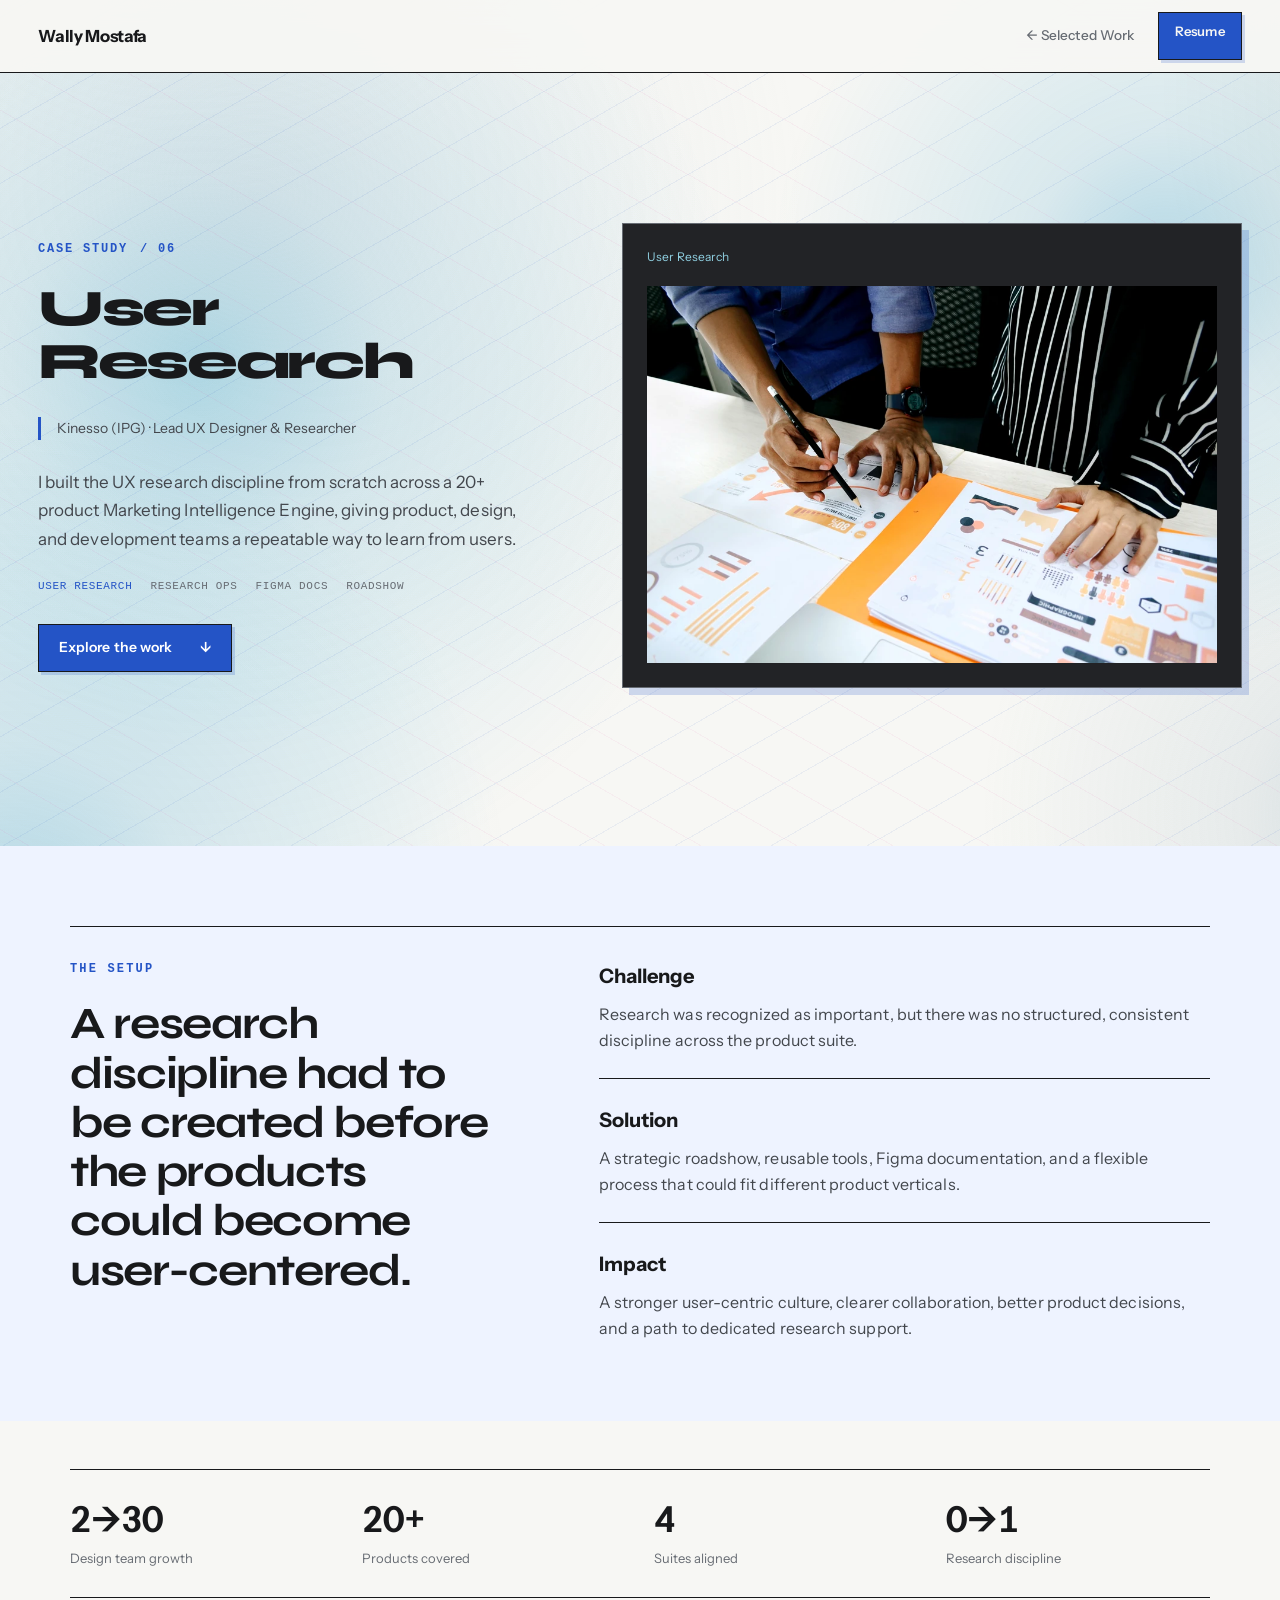
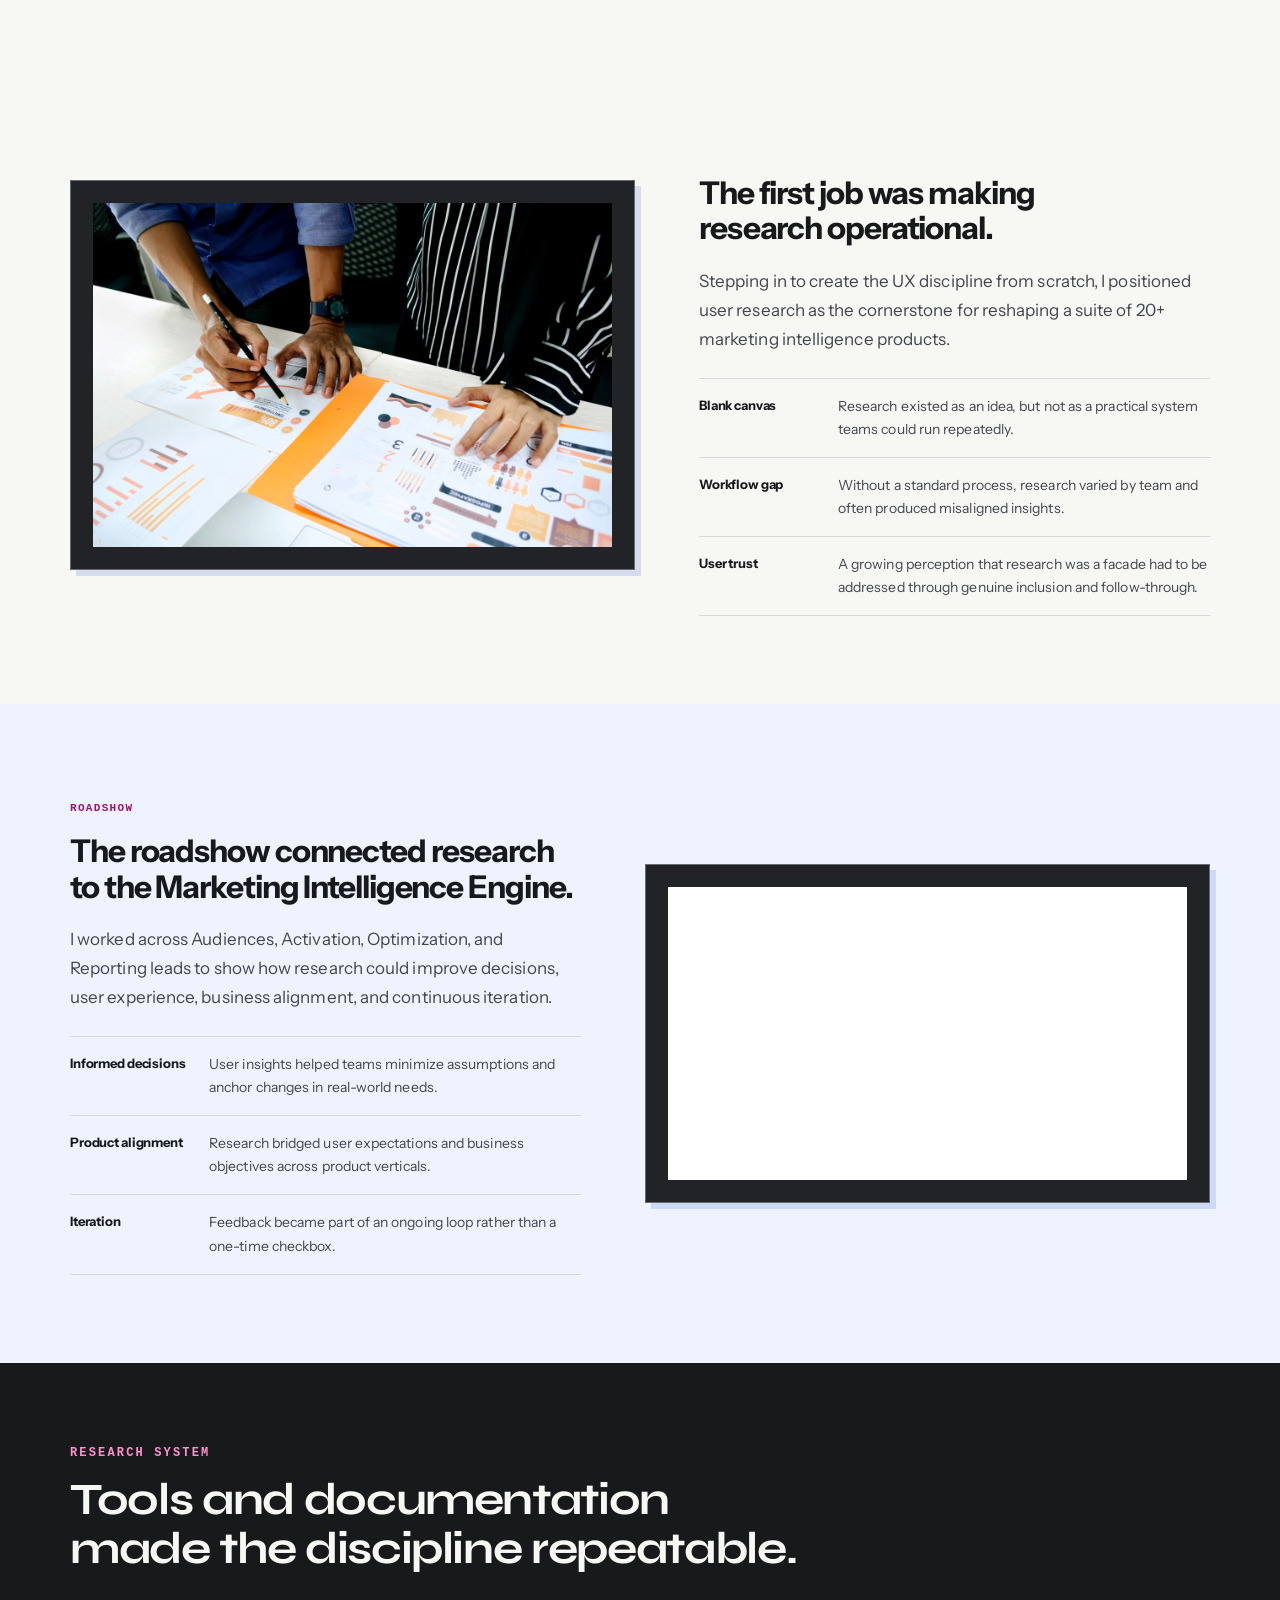
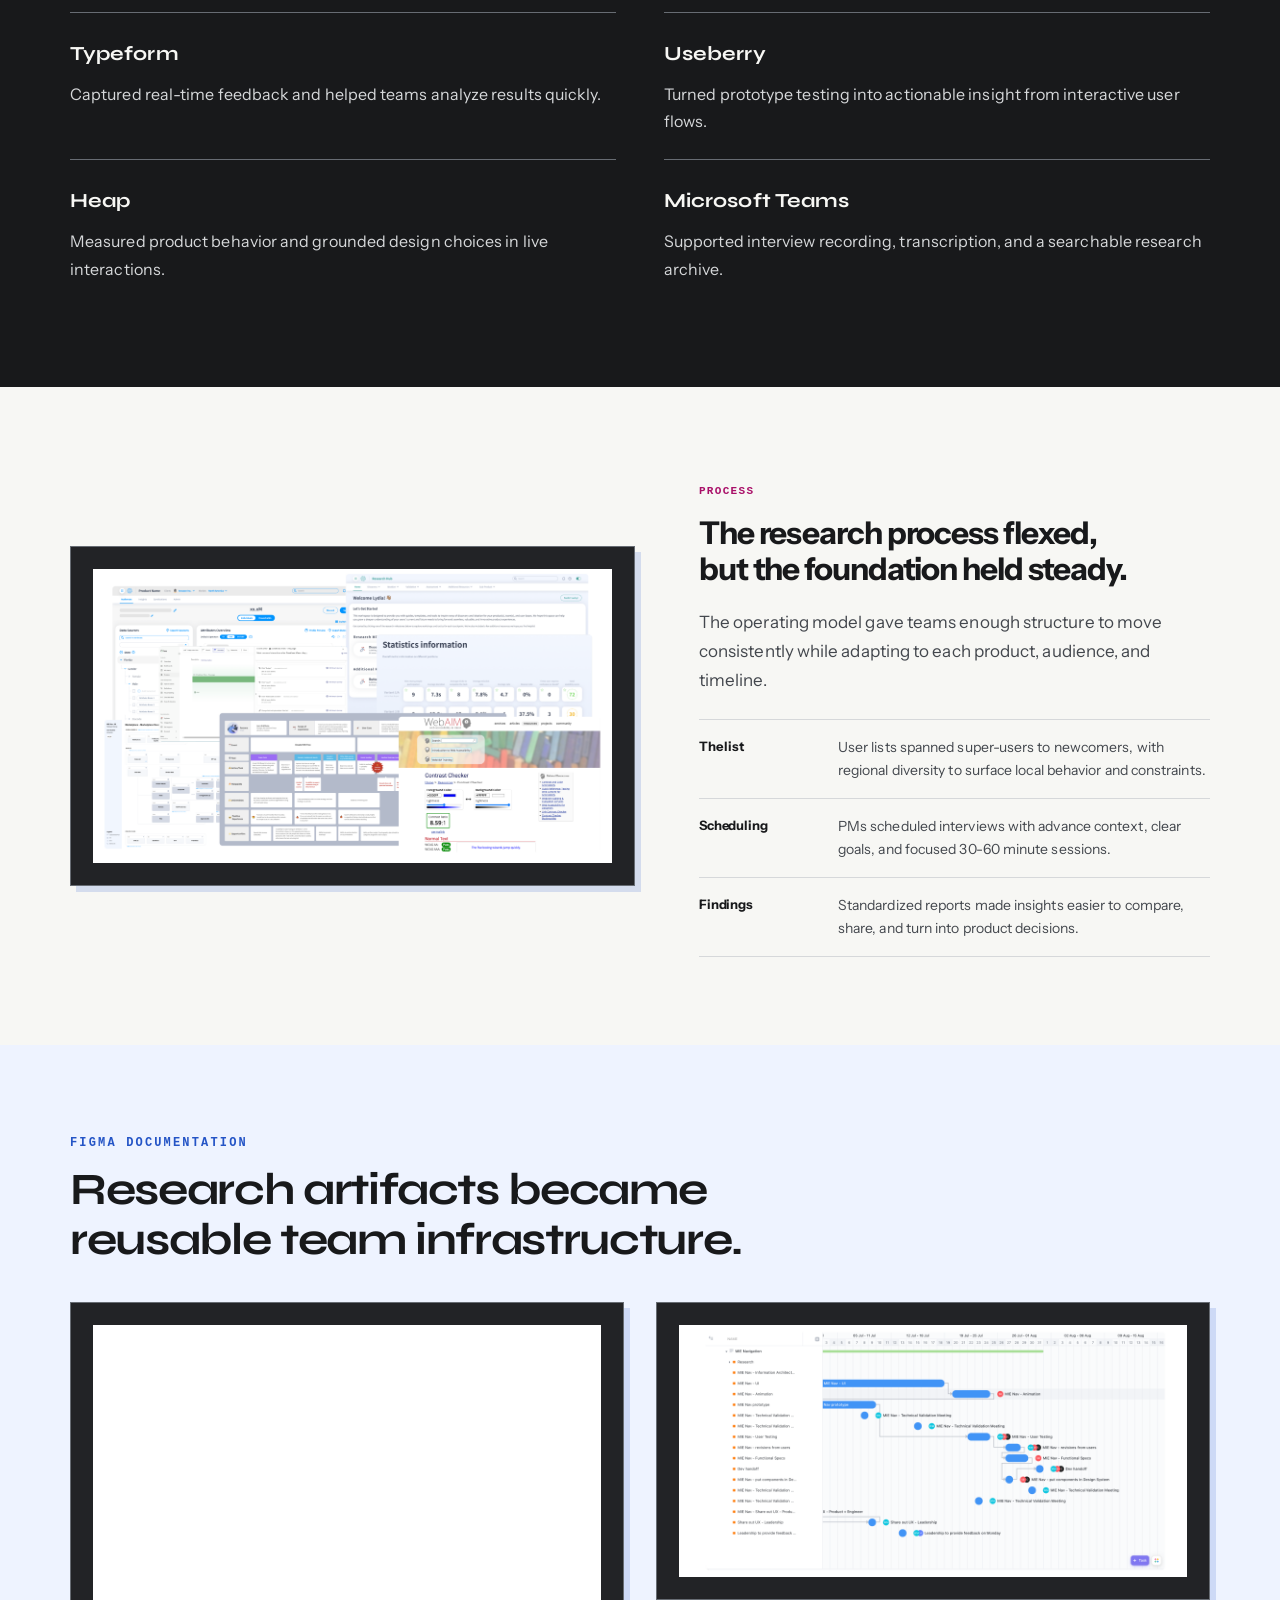
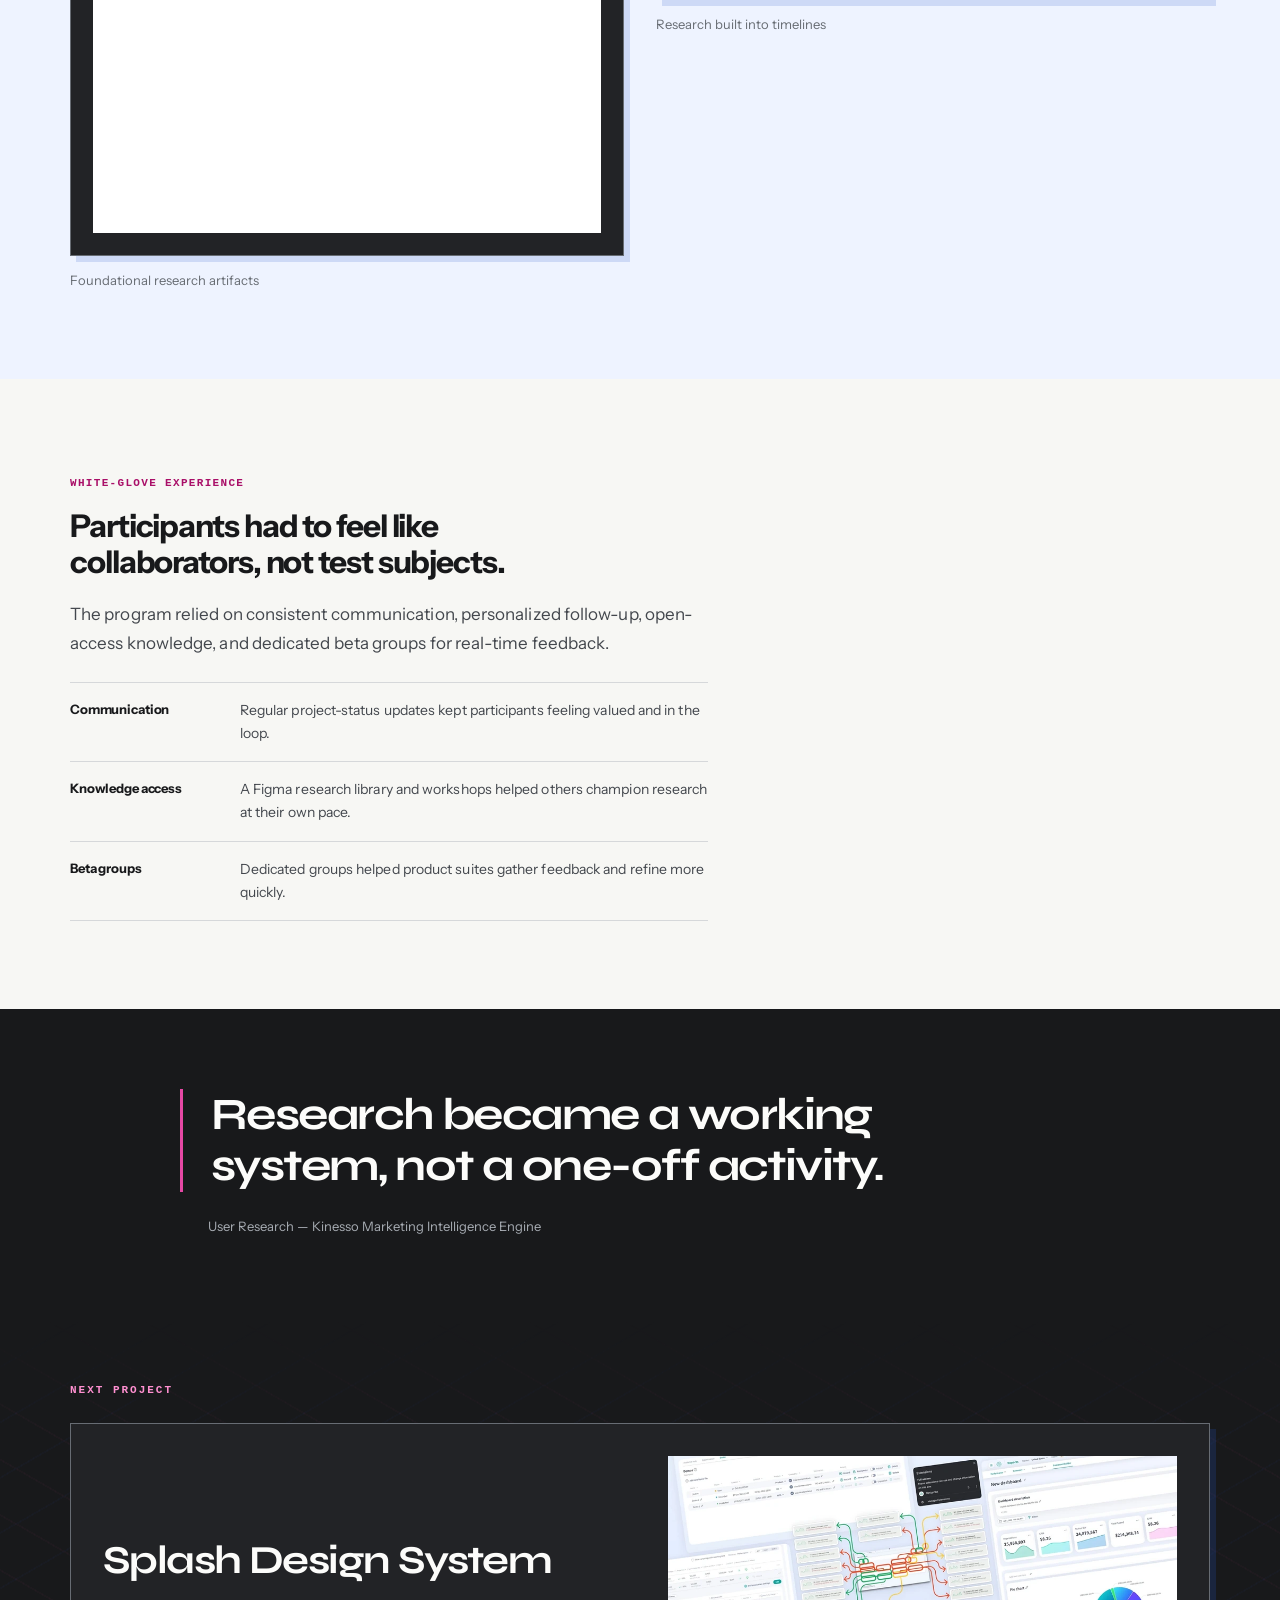
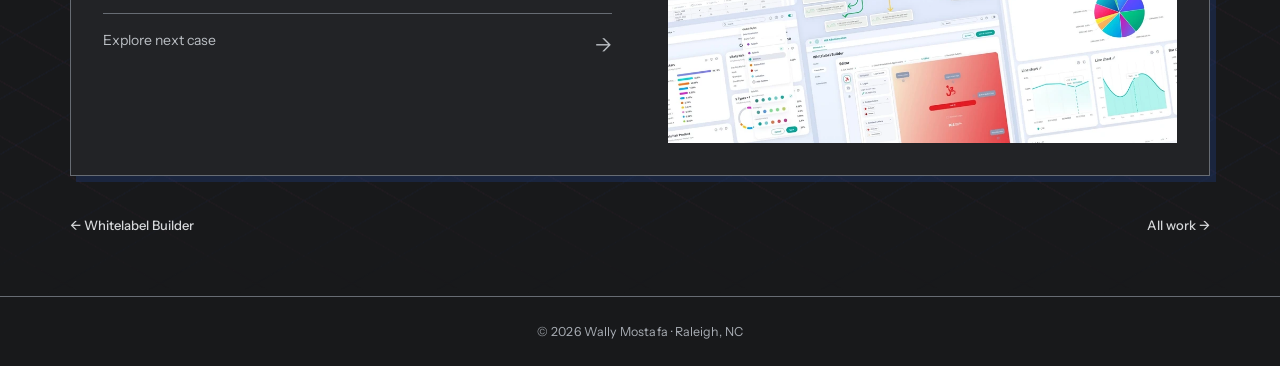
<file: project-04.html>
<!DOCTYPE html>
<html lang="en" class="project-motion-v1 project-story-v1 proof-grid-case-study">
<head>
<meta charset="UTF-8">
<meta name="viewport" content="width=device-width, initial-scale=1.0">
<meta name="robots" content="noindex,follow">
<title>User Research — Wally Mostafa</title>
<meta name="description" content="User research case study showing how Wally Mostafa built a UX research discipline across a 20+ product marketing intelligence suite at Kinesso.">
<meta property="og:title" content="User Research — Wally Mostafa">
<meta property="og:description" content="Built the UX research discipline across a 20+ product marketing intelligence suite at Kinesso.">
<meta property="og:type" content="website">
<meta property="og:url" content="https://wally-mostafa.github.io/project-04.html">
<link rel="icon" href="favicon.ico?v=2" sizes="any">
<link rel="apple-touch-icon" href="apple-touch-icon.png?v=2">
<link rel="manifest" href="site.webmanifest?v=2">
<meta name="theme-color" content="#1d1d1d">
<link rel="preconnect" href="https://fonts.googleapis.com">
<link rel="preconnect" href="https://fonts.gstatic.com" crossorigin>
<link href="https://fonts.googleapis.com/css2?family=Syne:wght@400;500;600;700;800&family=Instrument+Sans:ital,wght@0,400;0,500;0,600;0,700;1,400&display=swap" rel="stylesheet">
<link rel="stylesheet" href="assets/ux-wally/project-page.css">
<link rel="stylesheet" href="assets/portfolio-revision/project-page-motion-v1.css?v=editorial-handoff-half">
<link rel="stylesheet" href="assets/proof-grid/case-study.css?v=1">
</head>
<body>

<canvas class="hero-canvas" id="hero-canvas" aria-hidden="true" data-state="fallback"></canvas>
<a class="skip-link" href="#project-content">Skip to content</a>

<nav class="site-nav" aria-label="Main navigation">
  <a href="index.html" class="name">Wally Mostafa</a>
  <div class="nav-actions">
    <a href="index.html#work" class="back">&larr; Selected Work</a>
    <a href="resume.html" class="nav-cta">Resume</a>
  </div>
</nav>

<main id="project-content">
<div class="project-hero hero">
  <div class="project-hero-card">
    <div class="project-hero-copy">
      <div class="project-index" data-motion-entry="number">
        <span class="project-index-label">Case study</span>
        <div class="project-number">06</div>
      </div>
      <h1 data-motion-entry="title">User Research</h1>
      <div class="project-role" data-motion-entry="role">Kinesso (IPG) &middot; Lead UX Designer &amp; Researcher</div>
      <p class="project-summary" data-motion-entry="summary">
        I built the UX research discipline from scratch across a 20+ product Marketing Intelligence Engine, giving product, design, and development teams a repeatable way to learn from users.
      </p>
      <div class="hero-topline" aria-label="Case study themes">
        <span class="hero-pill hero-pill--accent">User Research</span>
        <span class="hero-pill">Research Ops</span>
        <span class="hero-pill">Figma Docs</span>
        <span class="hero-pill">Roadshow</span>
      </div>
      <a class="project-hero-jump" href="#research-foundation" data-motion-entry="action">Explore the work <span aria-hidden="true">↓</span></a>
    </div>
    <figure class="project-hero-media" data-motion-entry="media">
      <figcaption><span>User Research</span></figcaption>
      <img src="assets/portfolio-revision/project-04.webp" alt="User research at Kinesso" width="960" height="636" decoding="async">
    </figure>
  </div>
</div>

<section class="case-file-section" data-motion-reveal>
  <div class="inner">
    <div class="case-file">
      <div class="case-file-body">
        <header class="case-file-heading">
          <div class="section-label">The Setup</div>
          <h2 class="section-heading">A research discipline had to be created before the products could become user-centered.</h2>
        </header>
        <div class="case-file-grid">
          <ul class="outcomes role-cards">
            <li>
              <strong>Challenge</strong>
              <span>Research was recognized as important, but there was no structured, consistent discipline across the product suite.</span>
            </li>
            <li>
              <strong>Solution</strong>
              <span>A strategic roadshow, reusable tools, Figma documentation, and a flexible process that could fit different product verticals.</span>
            </li>
            <li>
              <strong>Impact</strong>
              <span>A stronger user-centric culture, clearer collaboration, better product decisions, and a path to dedicated research support.</span>
            </li>
          </ul>
        </div>
      </div>
    </div>
  </div>
</section>

<div class="stats-bar">
  <div class="stat">
    <span class="stat-number">2&rarr;30</span>
    <span class="stat-label">Design team growth</span>
  </div>
  <div class="stat">
    <span class="stat-number">20+</span>
    <span class="stat-label">Products covered</span>
  </div>
  <div class="stat">
    <span class="stat-number">4</span>
    <span class="stat-label">Suites aligned</span>
  </div>
  <div class="stat">
    <span class="stat-number">0&rarr;1</span>
    <span class="stat-label">Research discipline</span>
  </div>
</div>

<div class="product-section" id="research-foundation" data-motion-reveal>
  <div class="product-inner">
    <div class="product-image">
      <img src="assets/ux-wally/user-research.jpg" alt="User research visual for the Kinesso research discipline" width="4928" height="3264" loading="lazy" decoding="async" style="--media-ratio: 4928 / 3264">
    </div>
    <div class="product-text">
      <span class="product-tag">Research foundation</span>
      <h2 class="product-title">The first job was making research operational.</h2>
      <p class="product-lede">Stepping in to create the UX discipline from scratch, I positioned user research as the cornerstone for reshaping a suite of 20+ marketing intelligence products.</p>
      <ul class="product-points">
        <li><strong>Blank canvas</strong><span>Research existed as an idea, but not as a practical system teams could run repeatedly.</span></li>
        <li><strong>Workflow gap</strong><span>Without a standard process, research varied by team and often produced misaligned insights.</span></li>
        <li><strong>User trust</strong><span>A growing perception that research was a facade had to be addressed through genuine inclusion and follow-through.</span></li>
      </ul>
    </div>
  </div>
</div>

<div class="product-section product-section--warm" data-motion-reveal>
  <div class="product-inner reverse">
    <div class="product-image product-image--contain product-image--light">
      <img src="assets/ux-wally/user-research-roadshow.png" alt="Research roadshow presentation and product alignment" width="4320" height="2442" loading="lazy" decoding="async" style="--media-ratio: 4320 / 2442">
    </div>
    <div class="product-text">
      <span class="product-tag">Roadshow</span>
      <h2 class="product-title">The roadshow connected research to the Marketing Intelligence Engine.</h2>
      <p class="product-lede">I worked across Audiences, Activation, Optimization, and Reporting leads to show how research could improve decisions, user experience, business alignment, and continuous iteration.</p>
      <ul class="product-points">
        <li><strong>Informed decisions</strong><span>User insights helped teams minimize assumptions and anchor changes in real-world needs.</span></li>
        <li><strong>Product alignment</strong><span>Research bridged user expectations and business objectives across product verticals.</span></li>
        <li><strong>Iteration</strong><span>Feedback became part of an ongoing loop rather than a one-time checkbox.</span></li>
      </ul>
    </div>
  </div>
</div>

<section class="dark story-section" data-motion-reveal>
  <div class="inner">
    <div class="section-label">Research System</div>
    <h2 class="section-heading">Tools and documentation made the discipline repeatable.</h2>
    <ul class="outcomes">
      <li><strong>Typeform</strong><span>Captured real-time feedback and helped teams analyze results quickly.</span></li>
      <li><strong>Useberry</strong><span>Turned prototype testing into actionable insight from interactive user flows.</span></li>
      <li><strong>Heap</strong><span>Measured product behavior and grounded design choices in live interactions.</span></li>
      <li><strong>Microsoft Teams</strong><span>Supported interview recording, transcription, and a searchable research archive.</span></li>
    </ul>
  </div>
</section>

<div class="product-section" data-motion-reveal>
  <div class="product-inner">
    <div class="product-image product-image--contain product-image--light">
      <img src="assets/ux-wally/user-research-trust.png" alt="User trust and engagement research framing" width="4320" height="2442" loading="lazy" decoding="async" style="--media-ratio: 4320 / 2442">
    </div>
    <div class="product-text">
      <span class="product-tag">Process</span>
      <h2 class="product-title">The research process flexed, but the foundation held steady.</h2>
      <p class="product-lede">The operating model gave teams enough structure to move consistently while adapting to each product, audience, and timeline.</p>
      <ul class="product-points">
        <li><strong>The list</strong><span>User lists spanned super-users to newcomers, with regional diversity to surface local behavior and constraints.</span></li>
        <li><strong>Scheduling</strong><span>PMs scheduled interviews with advance context, clear goals, and focused 30-60 minute sessions.</span></li>
        <li><strong>Findings</strong><span>Standardized reports made insights easier to compare, share, and turn into product decisions.</span></li>
      </ul>
    </div>
  </div>
</div>

<div class="product-section product-section--warm" data-motion-reveal>
  <div class="inner">
    <div class="section-label">Figma Documentation</div>
    <h2 class="section-heading">Research artifacts became reusable team infrastructure.</h2>
    <div class="image-pair">
      <figure>
        <div class="product-image product-image--contain product-image--light">
          <img src="assets/ux-wally/user-research-findings-deck.png" alt="Figma research artifacts created as foundations for a repeatable research practice" width="4320" height="4320" loading="lazy" decoding="async" style="--media-ratio: 4320 / 4320">
        </div>
        <figcaption class="image-caption">Foundational research artifacts</figcaption>
      </figure>
      <figure>
        <div class="product-image product-image--contain product-image--light">
          <img src="assets/ux-wally/user-research-findings-report.png" alt="Product timeline showing research, user testing, revisions, validation, and handoff as planned workstreams" width="4320" height="2136" loading="lazy" decoding="async" style="--media-ratio: 4320 / 2136">
        </div>
        <figcaption class="image-caption">Research built into timelines</figcaption>
      </figure>
    </div>
  </div>
</div>

<div class="product-section" data-motion-reveal>
  <div class="inner">
    <div class="product-text">
      <span class="product-tag">White-glove experience</span>
      <h2 class="product-title">Participants had to feel like collaborators, not test subjects.</h2>
      <p class="product-lede">The program relied on consistent communication, personalized follow-up, open-access knowledge, and dedicated beta groups for real-time feedback.</p>
      <ul class="product-points">
        <li><strong>Communication</strong><span>Regular project-status updates kept participants feeling valued and in the loop.</span></li>
        <li><strong>Knowledge access</strong><span>A Figma research library and workshops helped others champion research at their own pace.</span></li>
        <li><strong>Beta groups</strong><span>Dedicated groups helped product suites gather feedback and refine more quickly.</span></li>
      </ul>
    </div>
  </div>
</div>

<div class="pullquote">
  <blockquote>Research became a working system, not a one-off activity.</blockquote>
  <cite>User Research &mdash; Kinesso Marketing Intelligence Engine</cite>
</div>

<div class="next-project">
  <div class="next-project-inner" data-motion-reveal>
    <div class="next-project-heading">
      <div class="label">Next Project</div>
    </div>
    <a class="next-project-preview" href="project-05.html">
      <span class="next-project-copy">
        <strong>Splash Design System</strong>
        <span>Explore next case <b aria-hidden="true">→</b></span>
      </span>
      <span class="next-project-media">
        <img src="assets/portfolio-revision/project-05.webp" alt="Splash Design System preview" width="960" height="540" loading="lazy" decoding="async">
      </span>
    </a>
    <div class="nav-projects">
      <a href="project-09.html">← Whitelabel Builder</a>
      <a href="index.html#work">All work →</a>
    </div>
  </div>
</div>

</main>

<footer>&copy; 2026 Wally Mostafa &middot; Raleigh, NC</footer>

<script src="assets/portfolio-revision/hero-atmosphere.js" defer></script>
<script src="assets/portfolio-revision/project-page-motion-v1.js?v=editorial-handoff-half" defer></script>

</body>
</html>
</file>
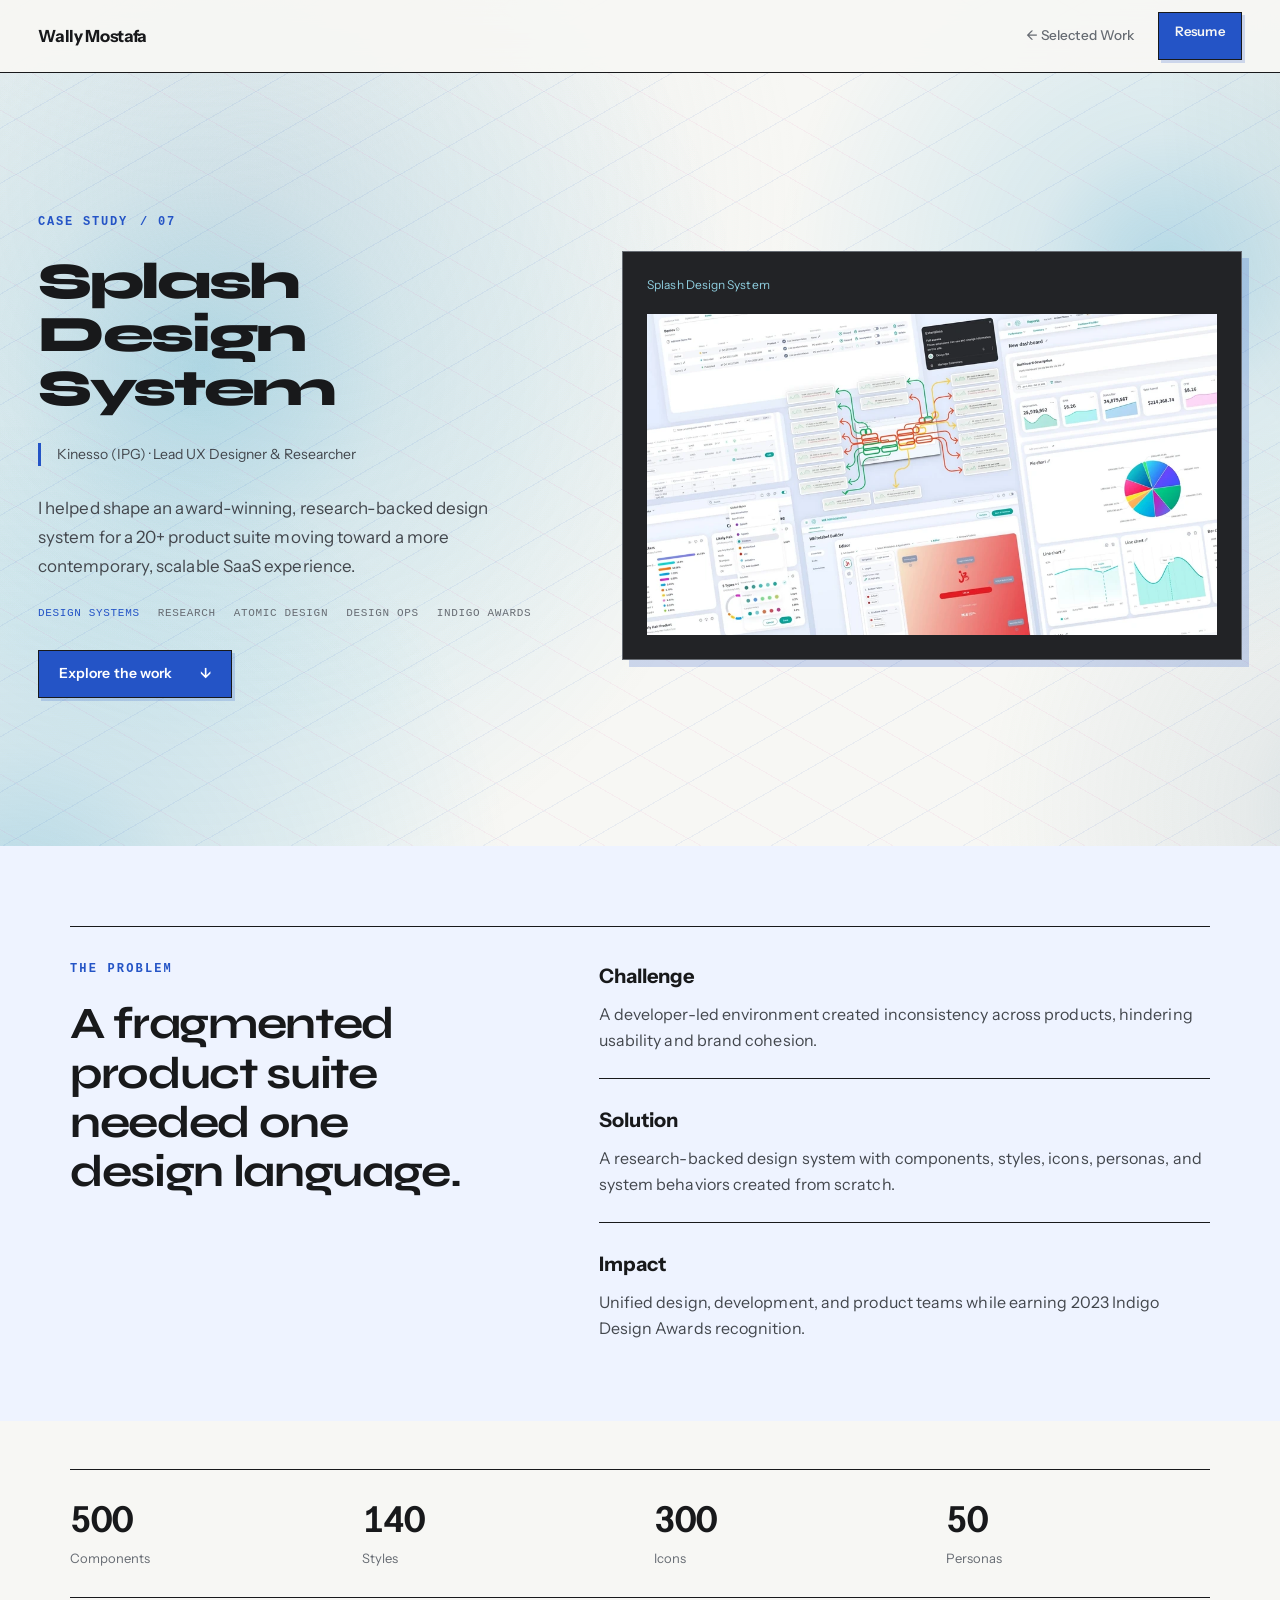
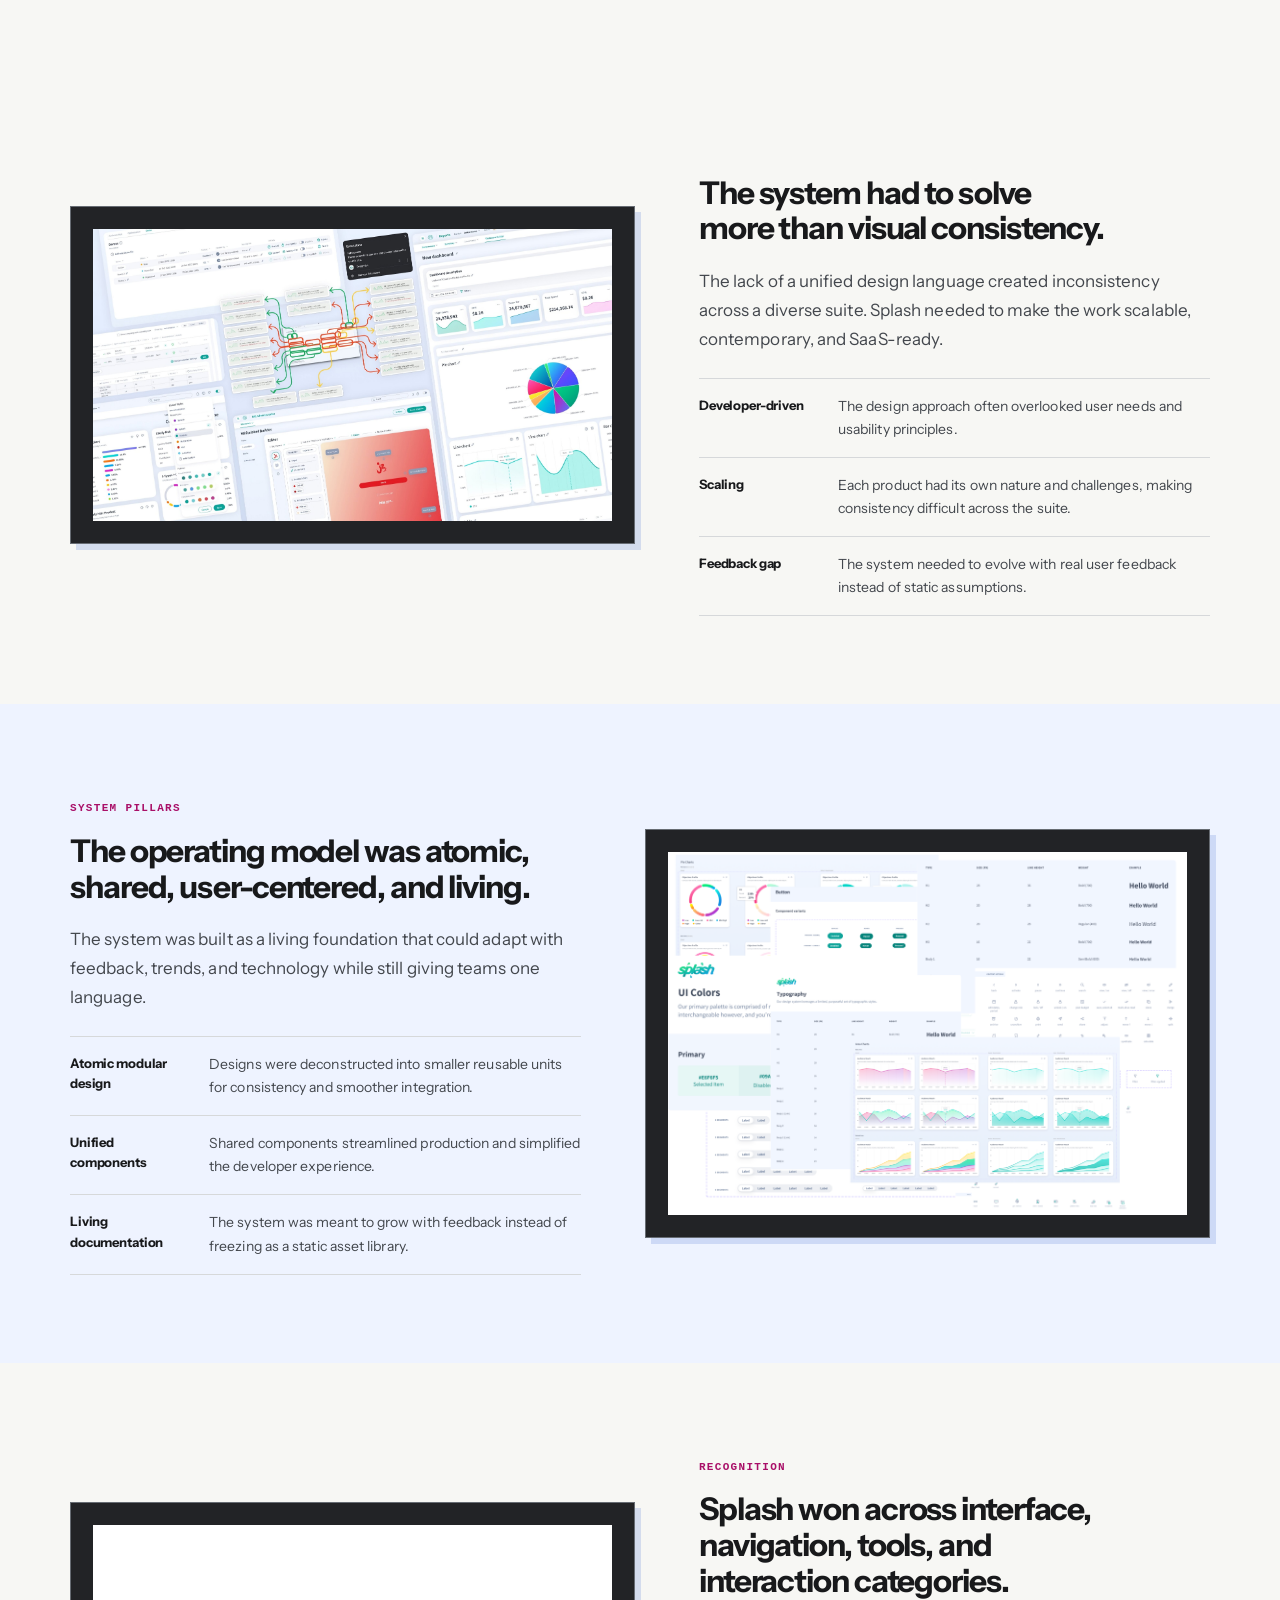
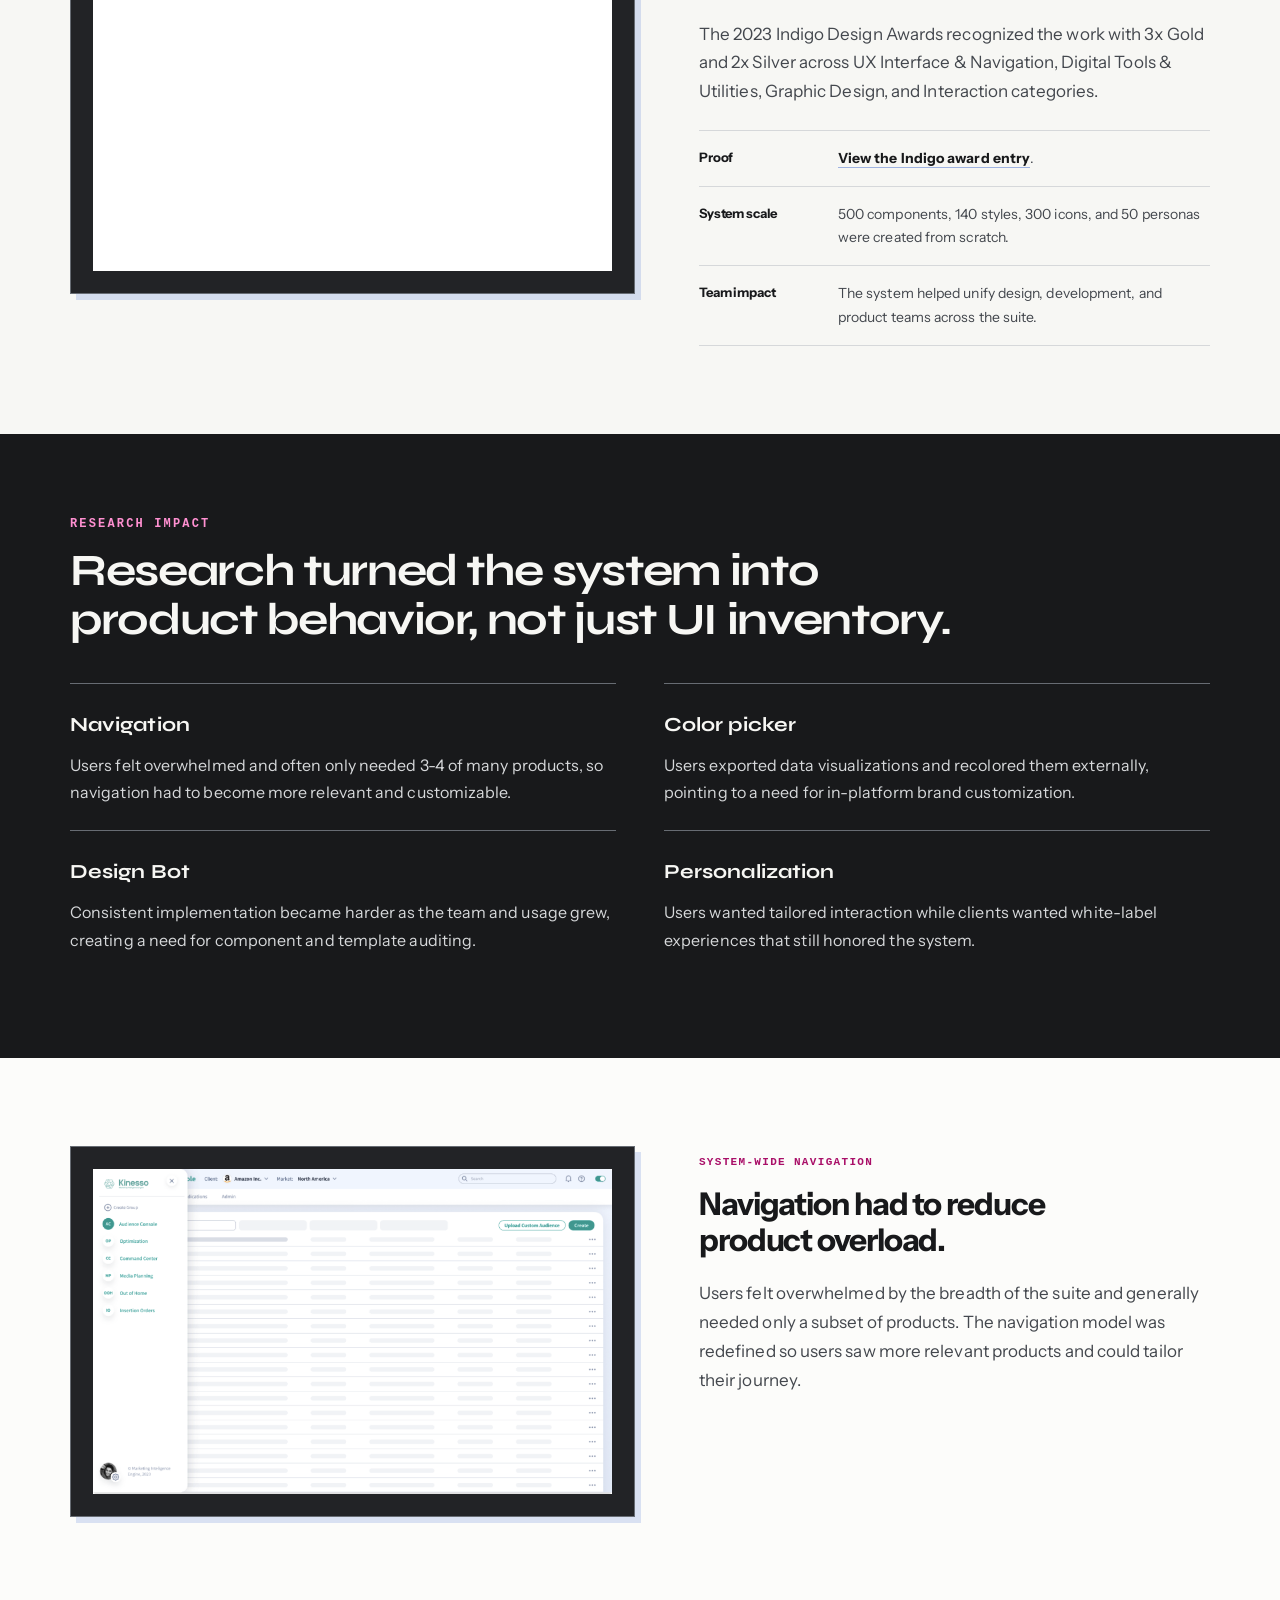
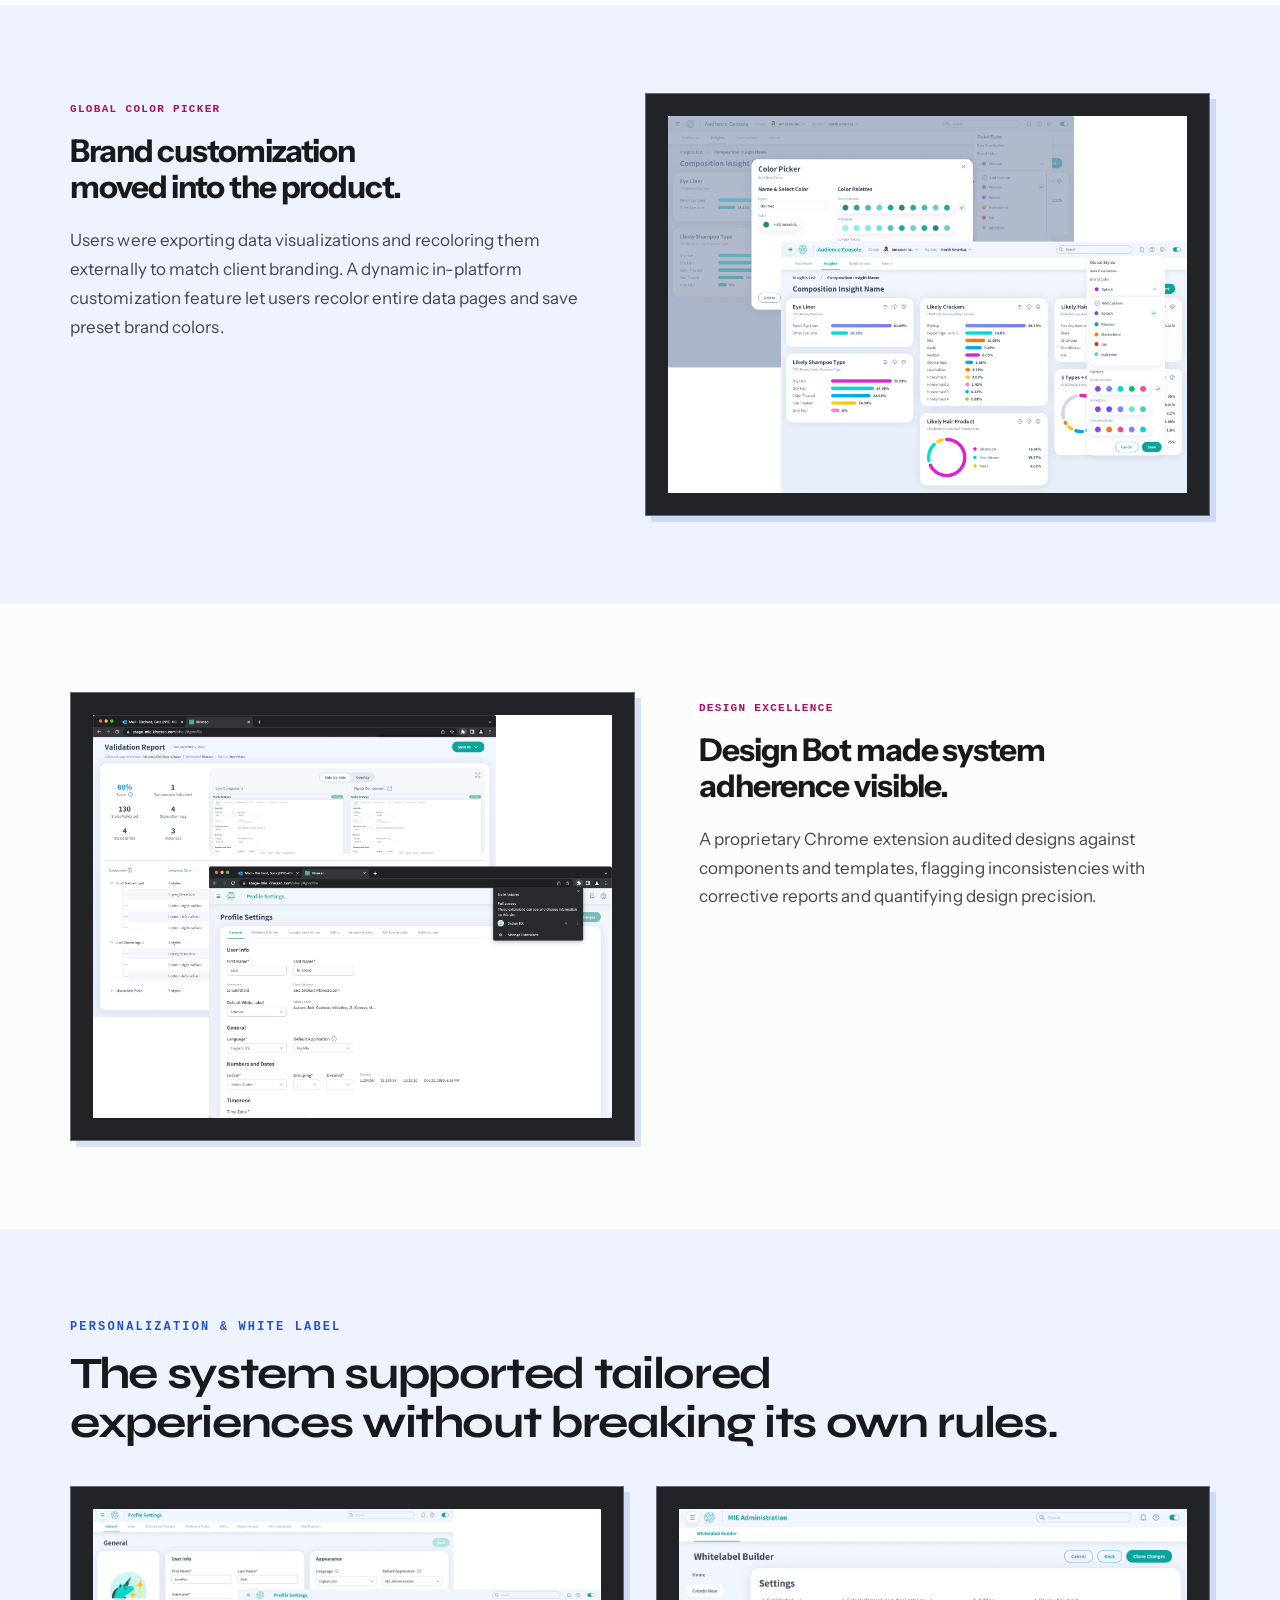
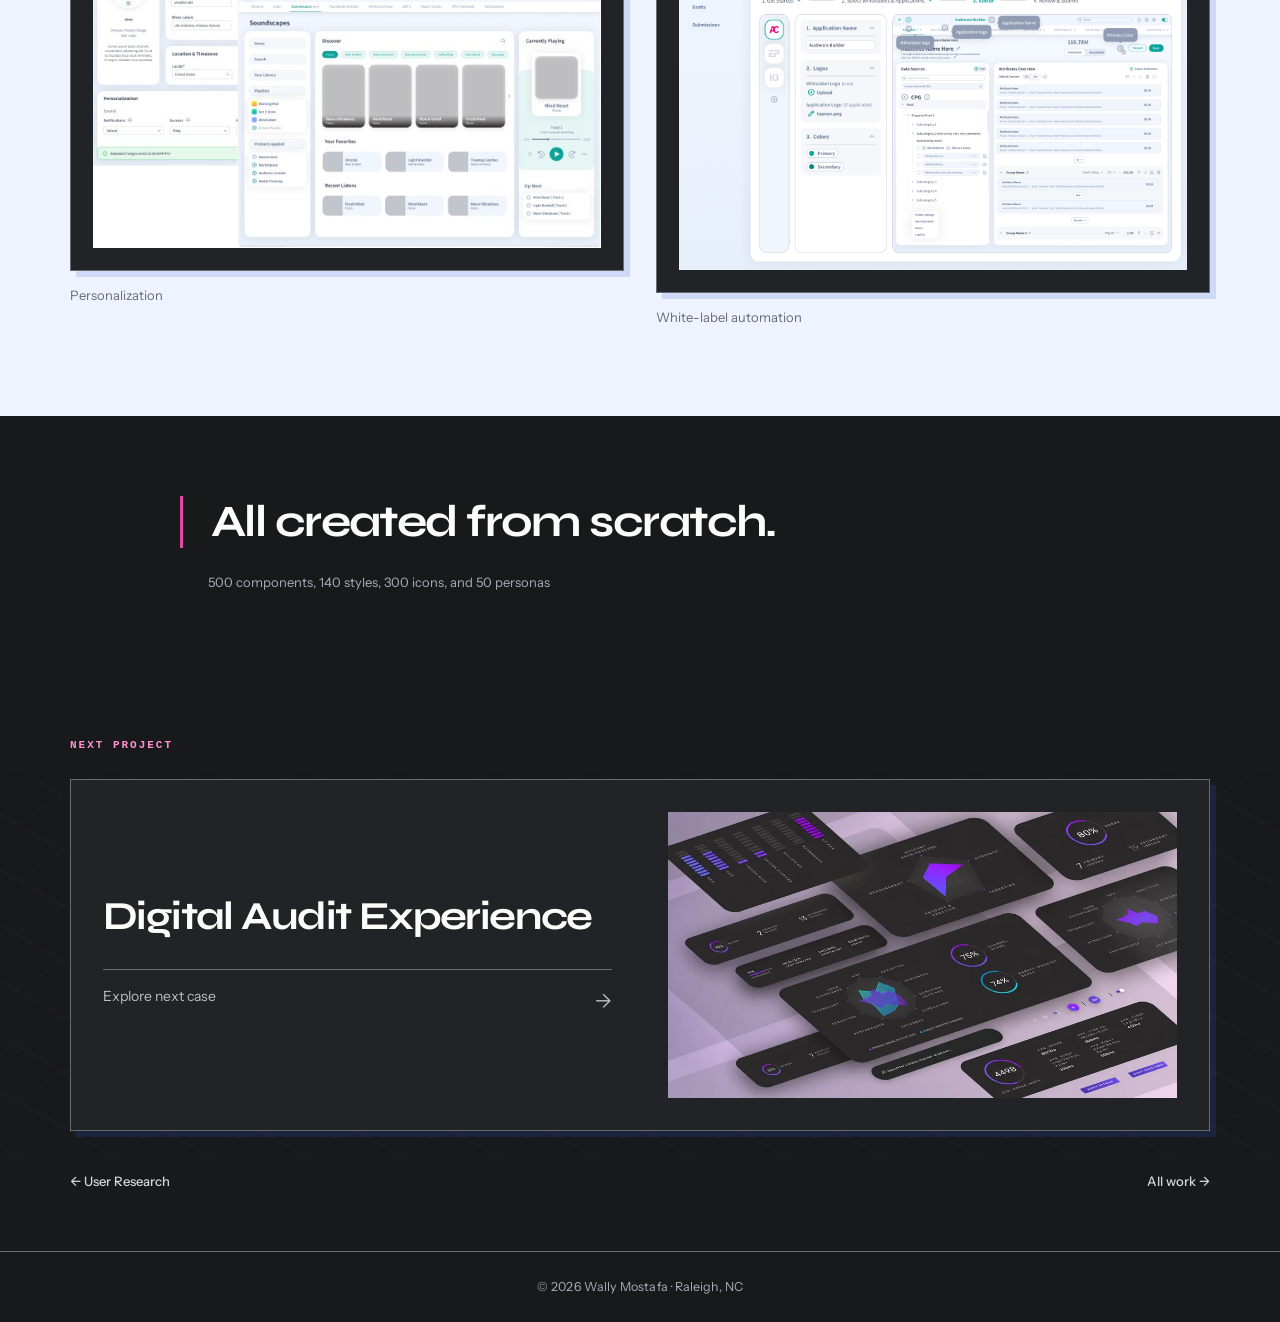
<file: project-05.html>
<!DOCTYPE html>
<html lang="en" class="project-motion-v1 project-story-v1 proof-grid-case-study">
<head>
<meta charset="UTF-8">
<meta name="viewport" content="width=device-width, initial-scale=1.0">
<meta name="robots" content="noindex,follow">
<title>Splash Design System — Wally Mostafa</title>
<meta name="description" content="Splash Design System case study by Wally Mostafa, covering research-backed design-system strategy, components, personas, product metrics, and Indigo Award recognition.">
<meta property="og:title" content="Splash Design System — Wally Mostafa">
<meta property="og:description" content="Research-backed enterprise design system for a 20+ product suite, including 500 components, 140 styles, 300 icons, and 50 personas.">
<meta property="og:type" content="website">
<meta property="og:url" content="https://wally-mostafa.github.io/project-05.html">
<link rel="icon" href="favicon.ico?v=2" sizes="any">
<link rel="apple-touch-icon" href="apple-touch-icon.png?v=2">
<link rel="manifest" href="site.webmanifest?v=2">
<meta name="theme-color" content="#1d1d1d">
<link rel="preconnect" href="https://fonts.googleapis.com">
<link rel="preconnect" href="https://fonts.gstatic.com" crossorigin>
<link href="https://fonts.googleapis.com/css2?family=Syne:wght@400;500;600;700;800&family=Instrument+Sans:ital,wght@0,400;0,500;0,600;0,700;1,400&display=swap" rel="stylesheet">
<link rel="stylesheet" href="assets/ux-wally/project-page.css">
<link rel="stylesheet" href="assets/portfolio-revision/project-page-motion-v1.css?v=editorial-handoff-half">
<link rel="stylesheet" href="assets/proof-grid/case-study.css?v=1">
</head>
<body>

<canvas class="hero-canvas" id="hero-canvas" aria-hidden="true" data-state="fallback"></canvas>
<a class="skip-link" href="#project-content">Skip to content</a>

<nav class="site-nav" aria-label="Main navigation">
  <a href="index.html" class="name">Wally Mostafa</a>
  <div class="nav-actions">
    <a href="index.html#work" class="back">&larr; Selected Work</a>
    <a href="resume.html" class="nav-cta">Resume</a>
  </div>
</nav>

<main id="project-content">
<div class="project-hero hero">
  <div class="project-hero-card">
    <div class="project-hero-copy">
      <div class="project-index" data-motion-entry="number">
        <span class="project-index-label">Case study</span>
        <div class="project-number">07</div>
      </div>
      <h1 data-motion-entry="title">Splash Design System</h1>
      <div class="project-role" data-motion-entry="role">Kinesso (IPG) &middot; Lead UX Designer &amp; Researcher</div>
      <p class="project-summary" data-motion-entry="summary">
        I helped shape an award-winning, research-backed design system for a 20+ product suite moving toward a more contemporary, scalable SaaS experience.
      </p>
      <div class="hero-topline" aria-label="Case study themes">
        <span class="hero-pill hero-pill--accent">Design Systems</span>
        <span class="hero-pill">Research</span>
        <span class="hero-pill">Atomic Design</span>
        <span class="hero-pill">Design Ops</span>
        <span class="hero-pill">Indigo Awards</span>
      </div>
      <a class="project-hero-jump" href="#system-foundation" data-motion-entry="action">Explore the work <span aria-hidden="true">↓</span></a>
    </div>
    <figure class="project-hero-media" data-motion-entry="media">
      <figcaption><span>Splash Design System</span></figcaption>
      <img src="assets/portfolio-revision/project-05.webp" alt="Splash Design System interface" width="960" height="540" decoding="async">
    </figure>
  </div>
</div>

<section class="case-file-section" data-motion-reveal>
  <div class="inner">
    <div class="case-file">
      <div class="case-file-body">
        <header class="case-file-heading">
          <div class="section-label">The Problem</div>
          <h2 class="section-heading">A fragmented product suite needed one design language.</h2>
        </header>
        <div class="case-file-grid">
          <ul class="outcomes role-cards">
            <li><strong>Challenge</strong><span>A developer-led environment created inconsistency across products, hindering usability and brand cohesion.</span></li>
            <li><strong>Solution</strong><span>A research-backed design system with components, styles, icons, personas, and system behaviors created from scratch.</span></li>
            <li><strong>Impact</strong><span>Unified design, development, and product teams while earning 2023 Indigo Design Awards recognition.</span></li>
          </ul>
        </div>
      </div>
    </div>
  </div>
</section>

<div class="stats-bar">
  <div class="stat">
    <span class="stat-number">500</span>
    <span class="stat-label">Components</span>
  </div>
  <div class="stat">
    <span class="stat-number">140</span>
    <span class="stat-label">Styles</span>
  </div>
  <div class="stat">
    <span class="stat-number">300</span>
    <span class="stat-label">Icons</span>
  </div>
  <div class="stat">
    <span class="stat-number">50</span>
    <span class="stat-label">Personas</span>
  </div>
</div>

<div class="product-section" id="system-foundation" data-motion-reveal>
  <div class="product-inner">
    <div class="product-image">
      <img src="assets/ux-wally/design-system.jpg" alt="Splash Design System hero visual" width="3194" height="1796" loading="lazy" decoding="async" style="--media-ratio: 3194 / 1796">
    </div>
    <div class="product-text">
      <span class="product-tag">System foundation</span>
      <h2 class="product-title">The system had to solve more than visual consistency.</h2>
      <p class="product-lede">The lack of a unified design language created inconsistency across a diverse suite. Splash needed to make the work scalable, contemporary, and SaaS-ready.</p>
      <ul class="product-points">
        <li><strong>Developer-driven</strong><span>The design approach often overlooked user needs and usability principles.</span></li>
        <li><strong>Scaling</strong><span>Each product had its own nature and challenges, making consistency difficult across the suite.</span></li>
        <li><strong>Feedback gap</strong><span>The system needed to evolve with real user feedback instead of static assumptions.</span></li>
      </ul>
    </div>
  </div>
</div>

<div class="product-section product-section--warm" data-motion-reveal>
  <div class="product-inner reverse">
    <div class="product-image product-image--contain product-image--light">
      <img src="assets/ux-wally/design-system-pillars.png" alt="Splash design system pillars and component foundations" width="4320" height="3018" loading="lazy" decoding="async" style="--media-ratio: 4320 / 3018">
    </div>
    <div class="product-text">
      <span class="product-tag">System pillars</span>
      <h2 class="product-title">The operating model was atomic, shared, user-centered, and living.</h2>
      <p class="product-lede">The system was built as a living foundation that could adapt with feedback, trends, and technology while still giving teams one language.</p>
      <ul class="product-points">
        <li><strong>Atomic modular design</strong><span>Designs were deconstructed into smaller reusable units for consistency and smoother integration.</span></li>
        <li><strong>Unified components</strong><span>Shared components streamlined production and simplified the developer experience.</span></li>
        <li><strong>Living documentation</strong><span>The system was meant to grow with feedback instead of freezing as a static asset library.</span></li>
      </ul>
    </div>
  </div>
</div>

<div class="product-section" data-motion-reveal>
  <div class="product-inner">
    <div class="product-image product-image--contain product-image--light">
      <img src="assets/ux-wally/design-system-beauty.png" alt="Beauty shot of the Splash design system" width="2250" height="1500" loading="lazy" decoding="async" style="--media-ratio: 2250 / 1500">
    </div>
    <div class="product-text">
      <span class="product-tag">Recognition</span>
      <h2 class="product-title">Splash won across interface, navigation, tools, and interaction categories.</h2>
      <p class="product-lede">The 2023 Indigo Design Awards recognized the work with 3x Gold and 2x Silver across UX Interface &amp; Navigation, Digital Tools &amp; Utilities, Graphic Design, and Interaction categories.</p>
      <ul class="product-points">
        <li><strong>Proof</strong><span><a class="text-link" href="https://www.indigoaward.com/winners/6748" target="_blank" rel="noopener">View the Indigo award entry</a>.</span></li>
        <li><strong>System scale</strong><span>500 components, 140 styles, 300 icons, and 50 personas were created from scratch.</span></li>
        <li><strong>Team impact</strong><span>The system helped unify design, development, and product teams across the suite.</span></li>
      </ul>
    </div>
  </div>
</div>

<section class="dark story-section" data-motion-reveal>
  <div class="inner">
    <div class="section-label">Research Impact</div>
    <h2 class="section-heading">Research turned the system into product behavior, not just UI inventory.</h2>
    <ul class="outcomes">
      <li><strong>Navigation</strong><span>Users felt overwhelmed and often only needed 3-4 of many products, so navigation had to become more relevant and customizable.</span></li>
      <li><strong>Color picker</strong><span>Users exported data visualizations and recolored them externally, pointing to a need for in-platform brand customization.</span></li>
      <li><strong>Design Bot</strong><span>Consistent implementation became harder as the team and usage grew, creating a need for component and template auditing.</span></li>
      <li><strong>Personalization</strong><span>Users wanted tailored interaction while clients wanted white-label experiences that still honored the system.</span></li>
    </ul>
  </div>
</section>

<div class="product-section" data-motion-reveal>
  <div class="product-inner">
    <div class="product-image product-image--contain product-image--light">
      <img src="assets/ux-wally/design-system-navigation.png" alt="Splash system-wide navigation interface" width="3879" height="2430" loading="lazy" decoding="async" style="--media-ratio: 3879 / 2430">
    </div>
    <div class="product-text">
      <span class="product-tag">System-wide navigation</span>
      <h2 class="product-title">Navigation had to reduce product overload.</h2>
      <p class="product-lede">Users felt overwhelmed by the breadth of the suite and generally needed only a subset of products. The navigation model was redefined so users saw more relevant products and could tailor their journey.</p>
    </div>
  </div>
</div>

<div class="product-section product-section--warm" data-motion-reveal>
  <div class="product-inner reverse">
    <div class="product-image product-image--contain product-image--light">
      <img src="assets/ux-wally/design-system-color-picker.png" alt="Global color picker for branded data visualization" width="1840" height="1336" loading="lazy" decoding="async" style="--media-ratio: 1840 / 1336">
    </div>
    <div class="product-text">
      <span class="product-tag">Global color picker</span>
      <h2 class="product-title">Brand customization moved into the product.</h2>
      <p class="product-lede">Users were exporting data visualizations and recoloring them externally to match client branding. A dynamic in-platform customization feature let users recolor entire data pages and save preset brand colors.</p>
    </div>
  </div>
</div>

<div class="product-section" data-motion-reveal>
  <div class="product-inner">
    <div class="product-image product-image--contain product-image--light">
      <img src="assets/ux-wally/design-system-design-bot.png" alt="Design Bot quality audit workflow" width="3708" height="2882" loading="lazy" decoding="async" style="--media-ratio: 3708 / 2882">
    </div>
    <div class="product-text">
      <span class="product-tag">Design excellence</span>
      <h2 class="product-title">Design Bot made system adherence visible.</h2>
      <p class="product-lede">A proprietary Chrome extension audited designs against components and templates, flagging inconsistencies with corrective reports and quantifying design precision.</p>
    </div>
  </div>
</div>

<div class="product-section product-section--warm" data-motion-reveal>
  <div class="inner">
    <div class="section-label">Personalization &amp; White Label</div>
    <h2 class="section-heading">The system supported tailored experiences without breaking its own rules.</h2>
    <div class="image-pair">
      <figure>
        <div class="product-image product-image--contain product-image--light">
          <img src="assets/ux-wally/design-system-personalization-cutout.png" alt="Personalized dashboard and profile experience" width="612" height="408" loading="lazy" decoding="async" style="--media-ratio: 612 / 408">
        </div>
        <figcaption class="image-caption">Personalization</figcaption>
      </figure>
      <figure>
        <div class="product-image product-image--contain product-image--light">
          <img src="assets/ux-wally/design-system-white-label.jpg" alt="White-label automation builder interface" width="1440" height="1024" loading="lazy" decoding="async" style="--media-ratio: 1440 / 1024">
        </div>
        <figcaption class="image-caption">White-label automation</figcaption>
      </figure>
    </div>
  </div>
</div>

<div class="pullquote">
  <blockquote>All created from scratch.</blockquote>
  <cite>500 components, 140 styles, 300 icons, and 50 personas</cite>
</div>

<div class="next-project">
  <div class="next-project-inner" data-motion-reveal>
    <div class="next-project-heading">
      <div class="label">Next Project</div>
    </div>
    <a class="next-project-preview" href="project-06.html">
      <span class="next-project-copy">
        <strong>Digital Audit Experience</strong>
        <span>Explore next case <b aria-hidden="true">→</b></span>
      </span>
      <span class="next-project-media">
        <img src="assets/portfolio-revision/project-06-clean.webp" alt="Digital Audit Experience preview" width="960" height="540" loading="lazy" decoding="async">
      </span>
    </a>
    <div class="nav-projects">
      <a href="project-04.html">← User Research</a>
      <a href="index.html#work">All work →</a>
    </div>
  </div>
</div>

</main>

<footer>&copy; 2026 Wally Mostafa &middot; Raleigh, NC</footer>

<script src="assets/portfolio-revision/hero-atmosphere.js" defer></script>
<script src="assets/portfolio-revision/project-page-motion-v1.js?v=editorial-handoff-half" defer></script>

</body>
</html>
</file>
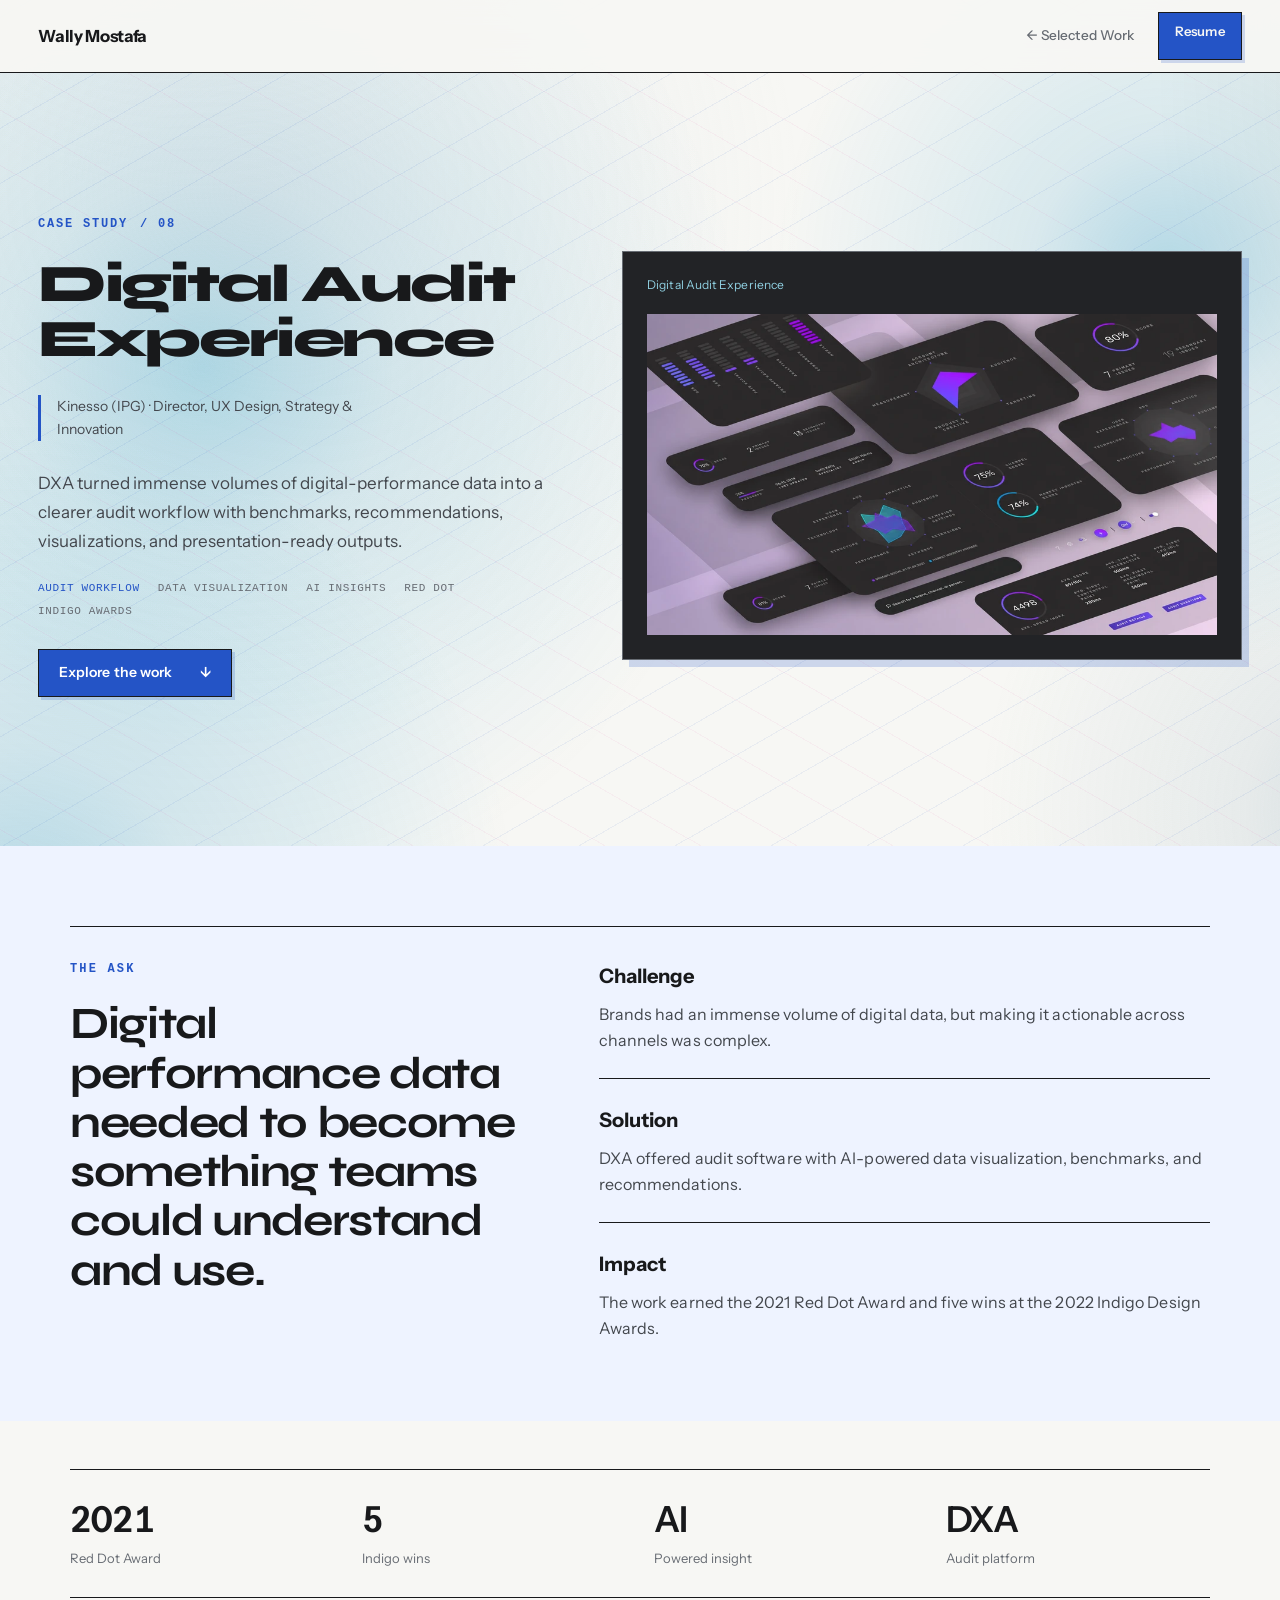
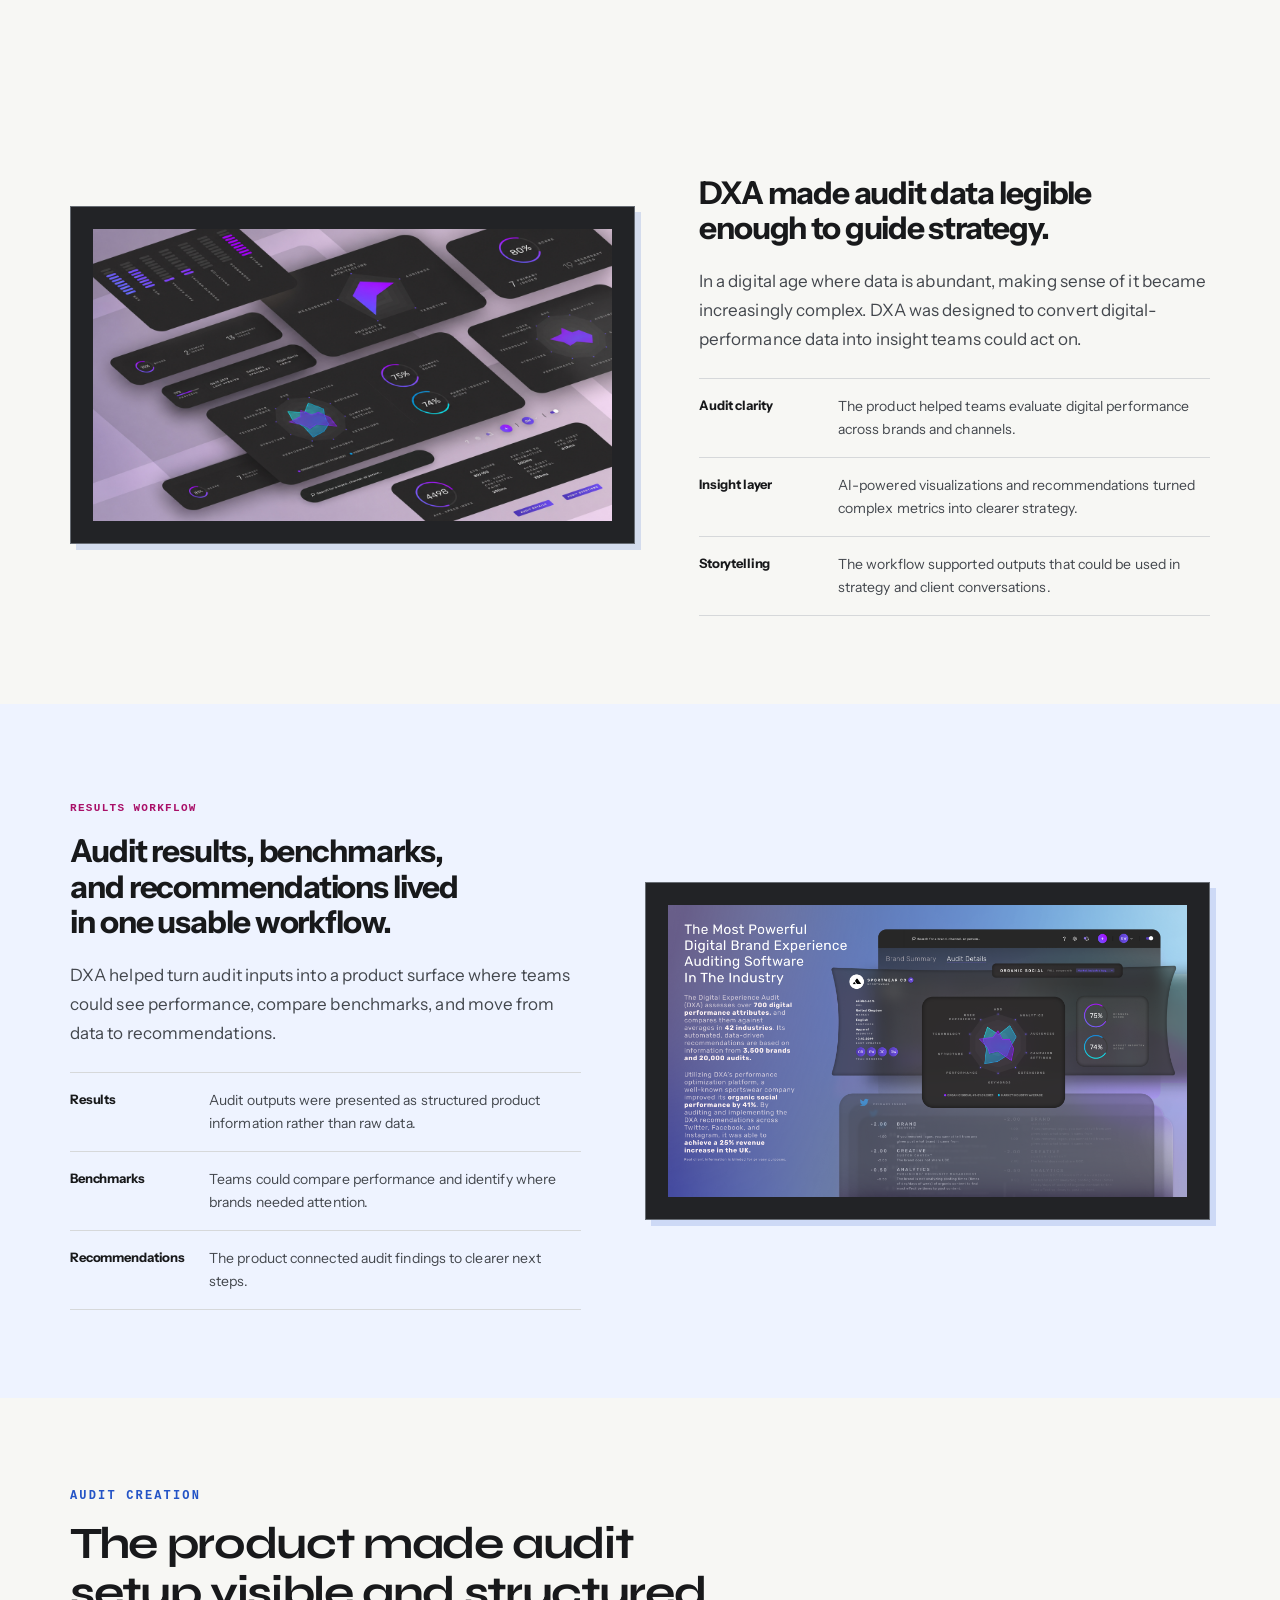
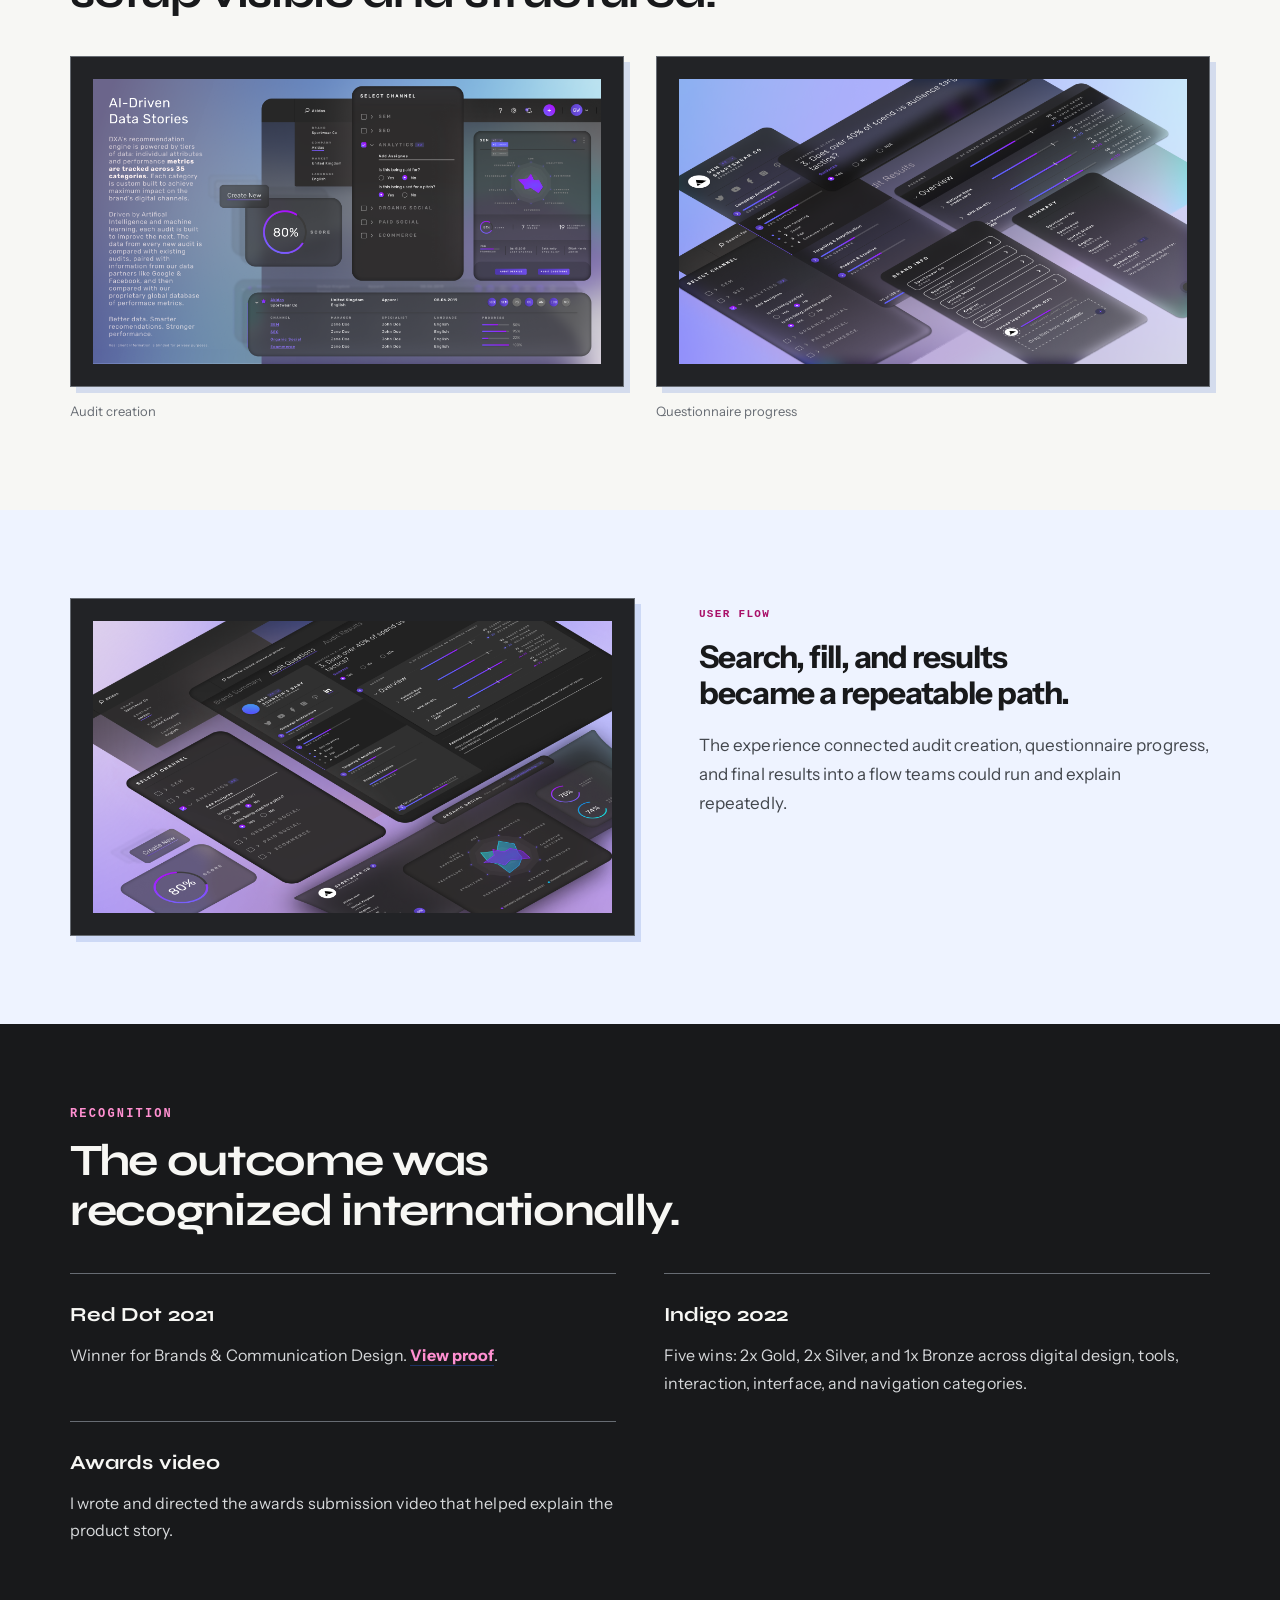
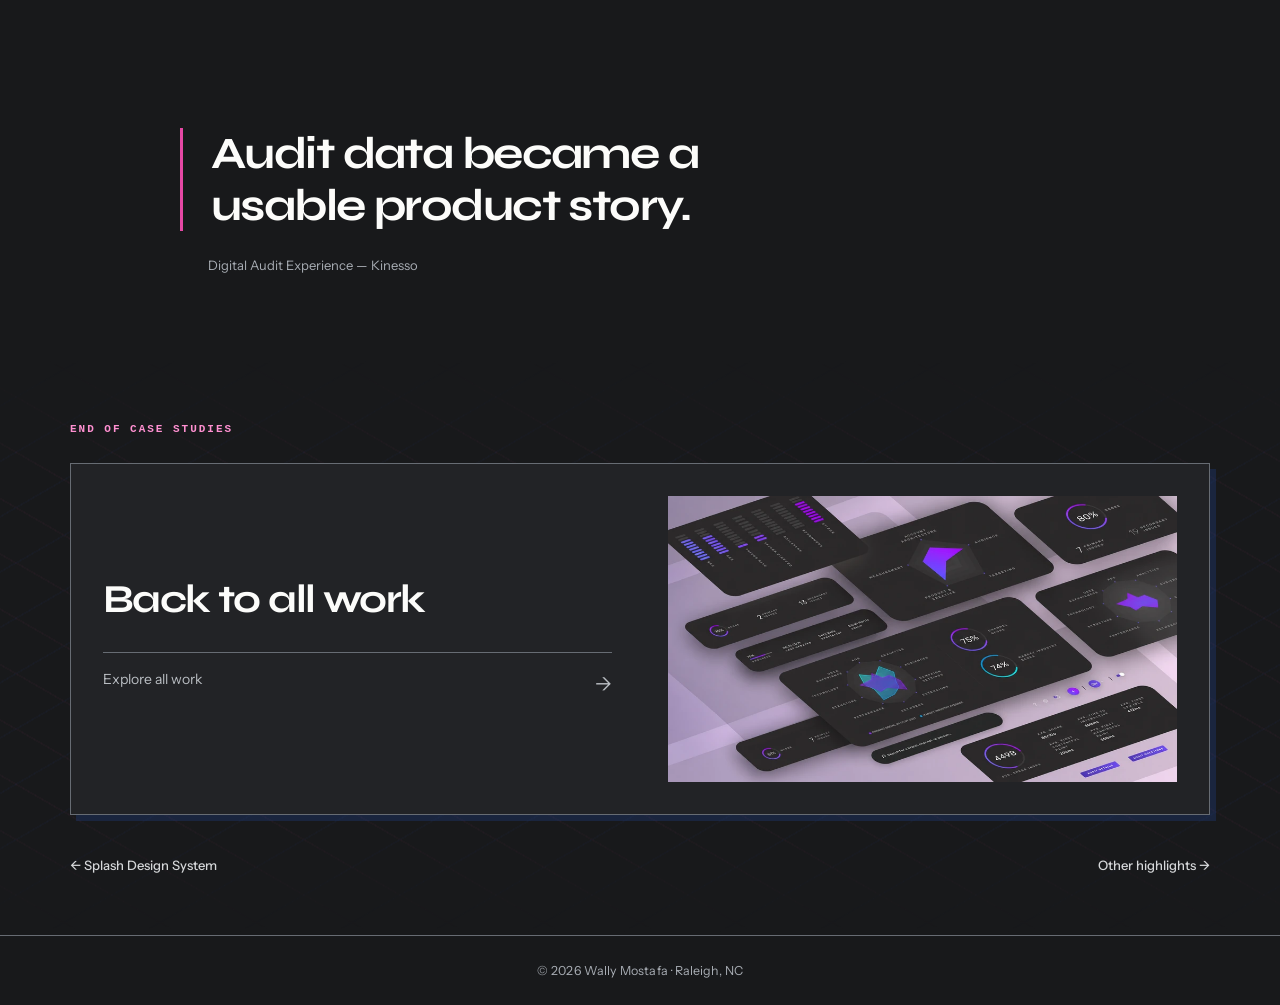
<file: project-06.html>
<!DOCTYPE html>
<html lang="en" class="project-motion-v1 project-story-v1 proof-grid-case-study">
<head>
<meta charset="UTF-8">
<meta name="viewport" content="width=device-width, initial-scale=1.0">
<meta name="robots" content="noindex,follow">
<title>Digital Audit Experience — Wally Mostafa</title>
<meta name="description" content="Digital Audit Experience case study by Wally Mostafa, showing UX strategy, AI-powered data visualization, audit workflows, and Red Dot and Indigo Award recognition.">
<meta property="og:title" content="Digital Audit Experience — Wally Mostafa">
<meta property="og:description" content="Award-winning digital audit software that turned sprawling brand data into usable strategy, benchmarks, and recommendation workflows.">
<meta property="og:type" content="website">
<meta property="og:url" content="https://wally-mostafa.github.io/project-06.html">
<link rel="icon" href="favicon.ico?v=2" sizes="any">
<link rel="apple-touch-icon" href="apple-touch-icon.png?v=2">
<link rel="manifest" href="site.webmanifest?v=2">
<meta name="theme-color" content="#1d1d1d">
<link rel="preconnect" href="https://fonts.googleapis.com">
<link rel="preconnect" href="https://fonts.gstatic.com" crossorigin>
<link href="https://fonts.googleapis.com/css2?family=Syne:wght@400;500;600;700;800&family=Instrument+Sans:ital,wght@0,400;0,500;0,600;0,700;1,400&display=swap" rel="stylesheet">
<link rel="stylesheet" href="assets/ux-wally/project-page.css">
<link rel="stylesheet" href="assets/portfolio-revision/project-page-motion-v1.css?v=editorial-handoff-half">
<link rel="stylesheet" href="assets/proof-grid/case-study.css?v=1">
</head>
<body>
<canvas class="hero-canvas" id="hero-canvas" aria-hidden="true" data-state="fallback"></canvas>
<a class="skip-link" href="#project-content">Skip to content</a>

<nav class="site-nav" aria-label="Main navigation">
  <a href="index.html" class="name">Wally Mostafa</a>
  <div class="nav-actions">
    <a href="index.html#work" class="back">&larr; Selected Work</a>
    <a href="resume.html" class="nav-cta">Resume</a>
  </div>
</nav>

<main id="project-content">
<div class="project-hero hero">
  <div class="project-hero-card">
    <div class="project-hero-copy">
      <div class="project-index" data-motion-entry="number">
        <span class="project-index-label">Case study</span>
        <div class="project-number">08</div>
      </div>
  <h1 class="project-title--long" data-motion-entry="title">Digital Audit Experience</h1>
  <div class="project-role" data-motion-entry="role">Kinesso (IPG) &middot; Director, UX Design, Strategy &amp; Innovation</div>
  <p class="project-summary" data-motion-entry="summary">
    DXA turned immense volumes of digital-performance data into a clearer audit workflow with benchmarks, recommendations, visualizations, and presentation-ready outputs.
  </p>
  <div class="hero-topline" aria-label="Case study themes">
    <span class="hero-pill hero-pill--accent">Audit Workflow</span>
    <span class="hero-pill">Data Visualization</span>
    <span class="hero-pill">AI Insights</span>
    <span class="hero-pill">Red Dot</span>
    <span class="hero-pill">Indigo Awards</span>
  </div>
      <a class="project-hero-jump" href="#audit-workflow" data-motion-entry="action">Explore the work <span aria-hidden="true">↓</span></a>
    </div>
    <figure class="project-hero-media" data-motion-entry="media">
      <figcaption><span>Digital Audit Experience</span></figcaption>
      <img src="assets/portfolio-revision/project-06-clean.webp" alt="Digital Audit Experience product visual" width="960" height="540" decoding="async" fetchpriority="high">
    </figure>
  </div>
</div>

<section class="case-file-section" data-motion-reveal>
  <div class="inner">
    <div class="case-file">
      <div class="case-file-body">
        <header class="case-file-heading">
          <div class="section-label">The Ask</div>
          <h2 class="section-heading">Digital performance data needed to become something teams could understand and use.</h2>
        </header>
        <div class="case-file-grid">
          <ul class="outcomes role-cards">
      <li><strong>Challenge</strong><span>Brands had an immense volume of digital data, but making it actionable across channels was complex.</span></li>
      <li><strong>Solution</strong><span>DXA offered audit software with AI-powered data visualization, benchmarks, and recommendations.</span></li>
      <li><strong>Impact</strong><span>The work earned the 2021 Red Dot Award and five wins at the 2022 Indigo Design Awards.</span></li>
          </ul>
        </div>
      </div>
    </div>
  </div>
</section>

<div class="stats-bar">
  <div class="stat">
    <span class="stat-number">2021</span>
    <span class="stat-label">Red Dot Award</span>
  </div>
  <div class="stat">
    <span class="stat-number">5</span>
    <span class="stat-label">Indigo wins</span>
  </div>
  <div class="stat">
    <span class="stat-number">AI</span>
    <span class="stat-label">Powered insight</span>
  </div>
  <div class="stat">
    <span class="stat-number">DXA</span>
    <span class="stat-label">Audit platform</span>
  </div>
</div>

<div class="product-section" id="audit-workflow" data-motion-reveal>
  <div class="product-inner">
    <div class="product-image">
      <img src="assets/ux-wally/dxa-clean.jpg" alt="Digital Audit Experience hero visual" width="2880" height="1620" loading="lazy" decoding="async" style="--media-ratio: 2880 / 1620">
    </div>
    <div class="product-text">
      <span class="product-tag">Digital audit product</span>
      <h2 class="product-title">DXA made audit data legible enough to guide strategy.</h2>
      <p class="product-lede">In a digital age where data is abundant, making sense of it became increasingly complex. DXA was designed to convert digital-performance data into insight teams could act on.</p>
      <ul class="product-points">
        <li><strong>Audit clarity</strong><span>The product helped teams evaluate digital performance across brands and channels.</span></li>
        <li><strong>Insight layer</strong><span>AI-powered visualizations and recommendations turned complex metrics into clearer strategy.</span></li>
        <li><strong>Storytelling</strong><span>The workflow supported outputs that could be used in strategy and client conversations.</span></li>
      </ul>
    </div>
  </div>
</div>

<div class="product-section product-section--warm" data-motion-reveal>
  <div class="product-inner reverse">
    <div class="product-image product-image--contain product-image--light">
      <img src="assets/ux-wally/dxa-results.png" alt="DXA audit results, benchmarks, and recommendation engine" width="1920" height="1080" loading="lazy" decoding="async" style="--media-ratio: 1920 / 1080">
    </div>
    <div class="product-text">
      <span class="product-tag">Results workflow</span>
      <h2 class="product-title">Audit results, benchmarks, and recommendations lived in one usable workflow.</h2>
      <p class="product-lede">DXA helped turn audit inputs into a product surface where teams could see performance, compare benchmarks, and move from data to recommendations.</p>
      <ul class="product-points">
        <li><strong>Results</strong><span>Audit outputs were presented as structured product information rather than raw data.</span></li>
        <li><strong>Benchmarks</strong><span>Teams could compare performance and identify where brands needed attention.</span></li>
        <li><strong>Recommendations</strong><span>The product connected audit findings to clearer next steps.</span></li>
      </ul>
    </div>
  </div>
</div>

<div class="product-section" data-motion-reveal>
  <div class="inner">
    <div class="section-label">Audit Creation</div>
    <h2 class="section-heading">The product made audit setup visible and structured.</h2>
    <div class="image-pair">
      <figure>
        <div class="product-image product-image--contain product-image--light">
          <img src="assets/ux-wally/dxa-channels.png" alt="DXA audit creation channels and categories flow" width="1920" height="1080" loading="lazy" decoding="async" style="--media-ratio: 1920 / 1080">
        </div>
        <figcaption class="image-caption">Audit creation</figcaption>
      </figure>
      <figure>
        <div class="product-image product-image--contain product-image--light">
          <img src="assets/ux-wally/dxa-questionnaire.png" alt="DXA questionnaire progress interface" width="1920" height="1080" loading="lazy" decoding="async" style="--media-ratio: 1920 / 1080">
        </div>
        <figcaption class="image-caption">Questionnaire progress</figcaption>
      </figure>
    </div>
  </div>
</div>

<div class="product-section product-section--warm" data-motion-reveal>
  <div class="product-inner">
    <div class="product-image product-image--contain product-image--light">
      <img src="assets/ux-wally/dxa-userflow.png" alt="DXA user flow from search to results" width="1920" height="1080" loading="lazy" decoding="async" style="--media-ratio: 1920 / 1080">
    </div>
    <div class="product-text">
      <span class="product-tag">User flow</span>
      <h2 class="product-title">Search, fill, and results became a repeatable path.</h2>
      <p class="product-lede">The experience connected audit creation, questionnaire progress, and final results into a flow teams could run and explain repeatedly.</p>
    </div>
  </div>
</div>

<section class="dark story-section" data-motion-reveal>
  <div class="inner">
    <div class="section-label">Recognition</div>
    <h2 class="section-heading">The outcome was recognized internationally.</h2>
    <ul class="outcomes">
      <li><strong>Red Dot 2021</strong><span>Winner for Brands &amp; Communication Design. <a class="text-link" href="https://www.red-dot.org/project/dxa-digital-experience-audit-55219" target="_blank" rel="noopener">View proof</a>.</span></li>
      <li><strong>Indigo 2022</strong><span>Five wins: 2x Gold, 2x Silver, and 1x Bronze across digital design, tools, interaction, interface, and navigation categories.</span></li>
      <li><strong>Awards video</strong><span>I wrote and directed the awards submission video that helped explain the product story.</span></li>
    </ul>
  </div>
</section>

<div class="pullquote">
  <blockquote>Audit data became a usable product story.</blockquote>
  <cite>Digital Audit Experience &mdash; Kinesso</cite>
</div>

<div class="next-project">
  <div class="next-project-inner" data-motion-reveal>
    <div class="next-project-heading">
      <div class="label">End of Case Studies</div>
    </div>
    <a class="next-project-preview" href="index.html#work">
      <span class="next-project-copy">
        <strong>Back to all work</strong>
        <span>Explore all work <b aria-hidden="true">→</b></span>
      </span>
      <span class="next-project-media">
        <img src="assets/portfolio-revision/project-06-clean.webp" alt="Digital Audit Experience project preview" width="960" height="540" loading="lazy" decoding="async">
      </span>
    </a>
    <div class="nav-projects">
      <a href="project-05.html">&larr; Splash Design System</a>
      <a href="project-07.html">Other highlights &rarr;</a>
    </div>
  </div>
</div>

</main>

<footer>&copy; 2026 Wally Mostafa &middot; Raleigh, NC</footer>

<script defer src="assets/portfolio-revision/hero-atmosphere.js"></script>
<script defer src="assets/portfolio-revision/project-page-motion-v1.js?v=editorial-handoff-half"></script>

</body>
</html>
</file>
<file: assets/portfolio-revision/revision.css>
/* B4's project and chapter composition, using the published Wally identity. */
:root {
  --page-gutter: var(--space-l);
  --section-heading-size: clamp(2rem, 3.5vw, 2.8rem);
  --dark-base: var(--ink);
  --dark-raised: #27221e;
  --dark-text: var(--surface);
  --dark-body: #d1c7be;
  --dark-secondary: #c9bbae;
  --dark-muted: #bfb2a6;
  --dark-rule: #51463b;
  --dark-accent: #e9b18f;
  --dark-accent-rule: #78523b;
  --dark-hover-rule: #bc7951;
  --dark-label: #e4d6c9;
  --dark-shadow: rgb(16 12 9 / .7);
  --bulb-clay: 196 90 45;
  --bulb-taupe: 168 144 128;
  --bulb-radius: clamp(240px, 42vw, 560px);
  --bulb-core: .2;
  --bulb-shoulder: .085;
  --bulb-secondary-core: .18;
  --bulb-secondary-shoulder: .075;
}
/* Clipping without a nested scroll container lets native sticky follow the page. */
html, body { overflow-x: clip; }
.section-title, #chapters .chapter-intro h2 {
  font-size: var(--section-heading-size);
  line-height: 1.1;
  letter-spacing: -.03em;
}
/* The hero composition stays intact; this is its static motion fallback. */
.hero::before {
  content: '';
  position: absolute;
  inset-block: 0;
  left: 50%;
  width: 100vw;
  transform: translateX(-50%);
  z-index: -1;
  pointer-events: none;
  --bulb-core: .28;
  --bulb-shoulder: .12;
}
.hero-canvas[data-state='running'] ~ .hero::before { opacity: 0; }
/* Each surface owns its atmosphere. Backgrounds cannot tint content or catch input. */
.trust-strip, #chapters, .how-i-build, .capabilities, .awards, .contact, body > footer {
  position: relative;
  isolation: isolate;
  padding-inline: var(--page-gutter);
}
/* One circular bulb field across every surface, using the hero's 0/35/100 falloff.
   Each layer fades at its tile edges; the half-tile offset keeps long sections lit. */
.hero::before, .trust-strip, #work, #chapters, .how-i-build, .capabilities,
.awards, .contact, body > footer {
  background-image:
    radial-gradient(circle var(--bulb-radius) at 5% 50%,
      rgb(var(--bulb-clay) / var(--bulb-core)) 0%,
      rgb(var(--bulb-clay) / var(--bulb-shoulder)) 35%,
      rgb(var(--bulb-clay) / 0) 100%),
    radial-gradient(circle var(--bulb-radius) at 95% 50%,
      rgb(var(--bulb-taupe) / var(--bulb-secondary-core)) 0%,
      rgb(var(--bulb-taupe) / var(--bulb-secondary-shoulder)) 35%,
      rgb(var(--bulb-taupe) / 0) 100%);
  background-size: 100% calc(var(--bulb-radius) * 2);
  background-position: 0 0, 0 calc(var(--bulb-radius) * -1);
  background-repeat: repeat-y;
}
.trust-strip, .how-i-build, .awards { background-color: var(--surface); }
.capabilities { background-color: var(--surface-warm); }
/* Center the visible marks in equal cells; brand widths balance optical weight. */
.trust-strip { --bulb-core: .17; --bulb-shoulder: .075; scroll-margin-top: 60px; }
.trust-filters { position: absolute; width: 0; height: 0; overflow: hidden; pointer-events: none; }
.trust-names {
  --trust-columns: 6;
  --trust-gap: 24px;
  --logo-scale: 1;
  display: flex;
  flex-wrap: wrap;
  justify-content: center;
  align-items: center;
  gap: 24px var(--trust-gap);
  max-width: var(--max-w);
  margin: 0 auto;
}
.trust-logo {
  flex: 0 1 calc((100% - (var(--trust-columns) - 1) * var(--trust-gap)) / var(--trust-columns));
  min-width: 0;
  height: 72px;
  display: flex;
  align-items: center;
  justify-content: center;
  --logo-filter: brightness(0);
  cursor: default;
  -webkit-user-select: none;
  user-select: none;
}
.trust-logo img {
  display: block;
  /* Let the parent handle hover; images should not activate Safari text selection. */
  pointer-events: none;
  -webkit-user-drag: none;
  width: calc(var(--logo-width) * var(--logo-scale));
  max-width: 100%;
  height: auto;
  max-height: 64px;
  object-fit: contain;
  filter: var(--logo-filter) opacity(.6);
  transform: translateY(calc(var(--logo-y, 0px) * var(--logo-scale)));
  transition: filter .25s ease;
}
/* Reveal the source artwork's original colors without changing size or position. */
.trust-logo:hover img { filter: brightness(1) opacity(1); }
.trust-logo--mudder:hover img { filter: url(#trust-mudder-ink) brightness(1) opacity(1); }
/* Keep Kinesso's silhouette in one paint layer. Safari can drop an animated SVG filter. */
.trust-logo--kinesso { display: grid; place-items: center; }
.trust-logo--kinesso img, .trust-logo--kinesso::after { grid-area: 1 / 1; }
/* The image retains its dimensions and accessible name; the mask supplies the visible ink. */
.trust-logo--kinesso img { opacity: 0; }
.trust-logo--kinesso::after {
  content: '';
  width: calc(var(--logo-width) * var(--logo-scale));
  max-width: 100%;
  aspect-ratio: 666 / 240;
  background-color: rgb(0 0 0 / .6);
  -webkit-mask: url('../imagery/logos/logo-kinesso-clean.webp') center / contain no-repeat;
  mask: url('../imagery/logos/logo-kinesso-clean.webp') center / contain no-repeat;
  pointer-events: none;
  transition: background-color .25s ease;
}
.trust-logo--kinesso:hover::after { background-color: #ff00c4; }
.trust-logo--sony { --logo-width: 108px; }
.trust-logo--amazon { --logo-width: 120px; --logo-y: 4px; }
.trust-logo--nestle { --logo-width: 84px; --logo-y: -4px; }
.trust-logo--novartis { --logo-width: 154px; --logo-y: -3px; }
.trust-logo--merck { --logo-width: 132px; }
.trust-logo--pfizer { --logo-width: 104px; }
.trust-logo--kinesso { --logo-width: 114px; }
/* This source's ink alpha peaks at 20%; restore it before applying the shared tone. */
.trust-logo--mudder { --logo-width: 118px; --logo-filter: url(#trust-mudder-ink) brightness(0); }
.trust-logo--pdi { --logo-width: 80px; --logo-y: -3px; }
.trust-logo--ipg { --logo-width: 92px; }
.trust-logo--tunnel { --logo-width: 80px; }
@media (max-width: 1100px) {
  .trust-names { --trust-columns: 4; gap: 20px var(--trust-gap); }
}
@media (max-width: 640px) {
  .trust-strip { padding-block: 32px; }
  .trust-names { --trust-columns: 3; --trust-gap: 12px; --logo-scale: .8; gap: 16px var(--trust-gap); }
  .trust-logo { height: 64px; }
  .trust-logo img { max-height: 54px; }
}
@media (max-width: 359px) {
  .trust-names { --logo-scale: .72; }
}
@media (prefers-reduced-motion: reduce) {
  .trust-logo img, .trust-logo--kinesso::after { transition: none; }
}
nav .nav-cta:hover, .btn-primary:hover { background: var(--accent-hover); }
#work {
  position: relative;
  isolation: isolate;
  padding: clamp(64px, 7vw, 100px) max(var(--page-gutter), calc((100vw - 1280px) / 2)) 64px;
  --bulb-core: .28;
  --bulb-shoulder: .12;
  --bulb-secondary-core: .22;
  --bulb-secondary-shoulder: .095;
  background-color: var(--dark-base);
}
#work > .section-inner { max-width: 1280px; }
#work .section-label, #work .section-title { margin-inline: max(0px, calc((100% - var(--max-w)) / 2)); }
#work .section-label { color: var(--dark-accent); }
#work .section-title { margin-bottom: 48px; }
#work .work-grid { --work-card-gap: 64px; display: block; position: relative; }
#work .work-item {
  position: relative;
  display: grid;
  grid-template-columns: minmax(0, .82fr) minmax(0, 1.18fr);
  grid-template-rows: auto 1fr;
  grid-template-areas: 'identity media' 'body media';
  align-items: stretch;
  gap: 0 28px;
  min-height: 590px;
  margin: 0 0 var(--work-card-gap);
  padding: 28px;
  overflow: hidden;
  isolation: isolate;
  color: var(--dark-text);
  background: var(--dark-raised);
  border: 1px solid var(--dark-rule);
  border-radius: var(--radius-s);
  transform-origin: top center;
  transition: border-color 220ms cubic-bezier(.22, 1, .36, 1);
}
#work .work-item:last-child { margin-bottom: 0; }
#work .work-meta { position: static; grid-area: identity; min-width: 0; padding: 2px 0 0; }
#work .work-number {
  position: absolute;
  top: 19px;
  right: 24px;
  z-index: 2;
  font: 600 13px/1.4 var(--font-body);
  letter-spacing: .04em;
  color: var(--dark-accent);
}
#work .work-number::before { content: 'Project / '; }
#work .work-meta h3 {
  max-width: 14ch;
  margin: 12px 0 16px;
  font-size: clamp(30px, 3.05vw, 44px);
  font-weight: 700;
  line-height: 1.04;
  letter-spacing: -.045em;
  overflow-wrap: normal;
}
#work .work-meta .role { color: var(--dark-secondary); font-size: 13px; line-height: 1.55; font-weight: 500; letter-spacing: .015em; text-transform: none; margin-bottom: 18px; }
#work .work-body { display: flex; flex-direction: column; grid-area: body; min-width: 0; }
#work .work-body > p { color: var(--dark-body); font-size: 16px; line-height: 1.6; margin: 0 0 24px; }
#work .work-media { position: relative; grid-area: media; min-width: 0; min-height: 0; }
#work .work-media img { position: absolute; inset: 0; display: block; width: auto; height: auto; max-width: 100%; max-height: 100%; margin: auto; border-radius: var(--radius-m); }
#work .work-stats { display: grid; grid-template-columns: repeat(3, minmax(0, 1fr)); gap: 0; margin: auto 0 0; padding: 16px 0; border-block: 1px solid var(--dark-rule); }
#work .stat { min-width: 0; padding: 0 10px; border-left: 1px solid var(--dark-rule); }
#work .stat:first-child { padding-left: 0; border-left: 0; }
#work .stat:last-child { padding-right: 0; }
#work .stat-number { display: block; font: 600 clamp(18px, 1.65vw, 23px)/1.15 var(--font-body); letter-spacing: -.025em; white-space: normal; }
#work .stat-label { display: block; margin-top: 7px; color: var(--dark-muted); font: 400 13px/1.4 var(--font-body); letter-spacing: 0; text-transform: none; }
#work .work-tags { display: flex; flex-wrap: wrap; gap: 6px; margin: 18px 0 0; }
#work .tag { padding: 3px 7px; color: var(--dark-accent); background: rgb(var(--bulb-clay) / .08); border-color: var(--dark-accent-rule); font-size: 12px; line-height: 1.45; letter-spacing: .025em; }
#work .work-link { display: flex; align-items: center; justify-content: space-between; width: 100%; margin-top: 22px; padding: 0 0 8px; font-size: 14px; line-height: 1.5; }
#work .work-item:not(:has(.work-stats)) { min-height: 480px; }
#work .work-body:not(:has(.work-stats)) .work-tags { margin-top: 0; }
#work .work-item:focus-visible { outline: 3px solid var(--dark-accent); outline-offset: -4px; z-index: 100 !important; transform: none !important; }
#work .work-item:focus-visible .work-number { color: var(--dark-accent); }
#work .work-stack-label { display: none; }
#work .work-item.reveal-pending { opacity: 1; }
#work.work-stack-active .work-grid { display: flex; flex-direction: column; align-items: stretch; gap: var(--work-card-gap); }
#work.work-stack-active .work-item { position: sticky; top: var(--stack-top); z-index: var(--stack-index); margin-bottom: 0; box-shadow: 0 -18px 36px -24px var(--dark-shadow); }
#work.work-stack-active .work-grid::after { content: ''; display: block; flex: 0 0 auto; height: var(--stack-tail, 120px); margin-top: calc(0px - var(--work-card-gap)); }
#work.work-stack-active .work-stack-label {
  position: absolute; top: 0; left: 0; right: 0; z-index: 4;
  display: flex; align-items: center; justify-content: space-between; gap: 24px;
  min-height: 56px; padding: 8px 24px;
  color: var(--dark-label); background: var(--dark-raised);
  border-bottom: 1px solid var(--dark-rule);
  font: 500 13px/1.4 var(--font-body);
  opacity: 0; pointer-events: none;
  transition: opacity 180ms cubic-bezier(.22, 1, .36, 1);
}
#work.work-stack-condensed .work-stack-label { height: var(--stack-step); min-height: 0; padding-block: 0; }
#work.work-stack-active .work-stack-label > span:first-child { min-width: 0; overflow: hidden; text-overflow: ellipsis; white-space: nowrap; }
#work.work-stack-active .work-stack-label > span:last-child { flex: 0 0 auto; }
#work.work-stack-active .work-item.is-covered .work-stack-label { opacity: 1; }
#work.work-stack-active .work-item:focus-visible .work-stack-label { opacity: 0; }
@media (hover: hover) and (pointer: fine) {
  #work .work-item:hover { border-color: var(--dark-hover-rule); }
  #work .work-item:hover .work-number { color: var(--dark-accent); }
}

#chapters {
  --chapter-bg: oklch(94.18% .0120 79.78);
  --chapter-accent: #803819;
  --chapter-quiet-text: #4e4742;
  --chapter-progress: 0;
  --chapter-frame-padding: 24px;
  --chapter-intro-gap: 24px;
  --chapter-navigation-gap: 28px;
  --chapter-reading-inset: 24px;
  --bulb-core: .22;
  --bulb-shoulder: .094;
  --bulb-secondary-core: .18;
  --bulb-secondary-shoulder: .077;
  --chapter-bulb-lift: calc(var(--bulb-radius) * .6);
  padding: 0 var(--page-gutter);
  background-color: var(--chapter-bg);
  background-image: none;
  /* Clip decorative spill without creating a scroll container for sticky. */
  overflow: clip;
  color: var(--ink);
  border-block: 1px solid var(--rule);
  scroll-margin-top: 80px;
}
.chapter-intro { position: relative; z-index: 1; max-width: var(--max-w); margin: 0 auto; padding: 64px 0 32px; }
.chapter-intro h2 { margin: 0 0 24px; font-family: var(--font-display); font-weight: 700; }
.chapter-intro h2 span { display: block; }
.chapter-intro > p { max-width: 55ch; margin: 0; padding-bottom: 16px; color: var(--chapter-quiet-text); font-size: 1.125rem; line-height: 1.6; }
.chapter-summary-clause { display: inline-grid; vertical-align: bottom; max-width: 100%; }
.chapter-summary-clause > span, .chapter-summary-clause::after { grid-area: 1 / 1; }
/* Reserve the bold width so changing chapters never nudges the other sentences. */
.chapter-summary-clause::after { content: attr(data-copy); visibility: hidden; font-weight: 700; }
#chapters[data-active-chapter="account"] .chapter-summary-clause[data-chapter="account"],
#chapters[data-active-chapter="ux"] .chapter-summary-clause[data-chapter="ux"],
#chapters[data-active-chapter="ai"] .chapter-summary-clause[data-chapter="ai"] { font-weight: 700; color: var(--ink); }
.chapter-eyebrow { display: block; margin-bottom: 24px; color: var(--chapter-accent); font-size: .8125rem; font-weight: 600; letter-spacing: .09em; text-transform: uppercase; }
.chapter-journey { overflow-anchor: none; }
.chapter-frame { max-width: var(--max-w); margin: 0 auto; }
.chapter-shell { position: relative; isolation: isolate; max-width: var(--max-w); margin: 0 auto; padding-bottom: 96px; }
.chapter-state { position: relative; scroll-margin-top: var(--chapter-top, 80px); }
/* Desktop light stays fixed throughout entry, pinning, and release. The readable
   sequence retains a field beside each chapter's identity and window. */
.chapter-state::before, #chapters.chapters-pinned::before {
  --chapter-light-origin: var(--chapter-bulb-lift);
  content: '';
  position: absolute;
  top: calc(var(--chapter-bulb-lift) * -1);
  bottom: -80px;
  left: calc((100% - 100vw) / 2);
  right: calc((100% - 100vw) / 2);
  z-index: -1;
  pointer-events: none;
  background-image:
    radial-gradient(circle var(--bulb-radius) at 8% calc(var(--chapter-light-origin) + 104px),
      rgb(var(--bulb-clay) / var(--bulb-core)) 0%,
      rgb(var(--bulb-clay) / var(--bulb-shoulder)) 35%,
      rgb(var(--bulb-clay) / 0) 100%),
    radial-gradient(circle var(--bulb-radius) at 96% calc(var(--chapter-light-origin) + 64px),
      rgb(var(--bulb-taupe) / var(--bulb-secondary-core)) 0%,
      rgb(var(--bulb-taupe) / var(--bulb-secondary-shoulder)) 35%,
      rgb(var(--bulb-taupe) / 0) 100%);
}
#chapters.chapters-pinned { clip-path: inset(0); }
#chapters.chapters-pinned::before {
  --chapter-light-origin: var(--chapter-light-anchor);
  position: fixed;
  inset: 0;
  /* Keep the stationary light below the measured nav edge without shifting its center. */
  clip-path: inset(var(--chapter-top, 0px) 0 0);
}
#chapters.chapters-pinned .chapter-state::before { content: none; }
@media (min-width: 1120px) {
  .chapter-intro { display: grid; grid-template-columns: minmax(0, 1fr); grid-template-areas: 'eyebrow' 'title' 'summary'; gap: 16px; padding-bottom: 24px; }
  .chapter-intro .chapter-eyebrow { grid-area: eyebrow; margin: 0; }
  .chapter-intro h2 { grid-area: title; margin: 0; }
  .chapter-intro h2 span { display: inline; }
  .chapter-intro > p { grid-area: summary; max-width: none; }
}
.chapter-state + .chapter-state { margin-top: 48px; }
.chapter-identity { margin-bottom: 24px; }
.chapter-count { display: flex; align-items: baseline; gap: 14px; margin-bottom: 20px; }
.chapter-number { min-width: 2ch; font: 700 4rem/.95 var(--font-display); letter-spacing: -.06em; font-variant-numeric: tabular-nums; color: var(--chapter-accent); }
.chapter-total { color: var(--chapter-quiet-text); font: 500 .875rem/1.4 var(--font-body); }
/* Older generated routes can still carry the removed decorative chapter marks. */
.chapter-mark { display: none !important; }
.chapter-name { margin: 0 0 16px; font: 700 2rem/1.05 var(--font-display); letter-spacing: -.035em; }
.chapter-name span { display: block; }
.chapter-dates { margin: 0; color: var(--chapter-accent); font-size: 1rem; line-height: 1.5; }
/* Evidence retains the original digital window; only its reading content animates. */
.chapter-proof { min-width: 0; border: 1px solid var(--rule); border-radius: var(--radius-s); background: var(--surface); box-shadow: 0 12px 32px rgb(26 23 20 / .045); }
.stage-chrome { display: flex; flex-wrap: wrap; align-items: center; justify-content: space-between; gap: 6px 20px; min-height: 54px; padding: 14px 28px; border-bottom: 1px solid var(--rule); border-radius: var(--radius-s) var(--radius-s) 0 0; background: var(--surface-warm); color: var(--ink-muted); font-size: .8125rem; line-height: 1.5; }
.stage-chrome > span:first-child { color: var(--accent-text); font-weight: 600; }
.chapter-period { margin: 0; color: var(--ink-muted); font-size: 1rem; font-weight: 500; line-height: 1.5; }
.chapter-years { color: var(--accent-text); white-space: nowrap; }
.chapter-copy { padding: 28px; }
.chapter-copy h4 { margin: 0 0 22px; font: 700 clamp(1.5625rem, 2.3vw, 2rem)/1.13 var(--font-display); letter-spacing: -.03em; }
.chapter-copy > p { color: var(--ink-soft); font-size: 1.0625rem; line-height: 1.55; margin: 0 0 26px; }
.chapter-points { margin: 0; }
.chapter-point { display: grid; grid-template-columns: minmax(0, .82fr) minmax(0, 1.18fr); gap: 20px; padding: 14px 0; border-top: 1px solid var(--rule); }
.chapter-point dt { font-size: .875rem; line-height: 1.5; font-weight: 600; }
.chapter-point dd { margin: 0; color: var(--ink-muted); font-size: .875rem; line-height: 1.5; }

/* Native links in the readable sequence; enhanced to tabs only when pinning fits. */
.chapter-tabs { display: grid; grid-template-columns: repeat(3, minmax(0, 1fr)); gap: 12px; position: relative; margin-bottom: 24px; }
.chapter-tab { position: relative; display: flex; align-items: center; min-width: 0; padding: 24px 0 10px; color: var(--chapter-quiet-text); border: 0; text-decoration: none; font: 500 .9375rem/1.4 var(--font-body); }
.chapter-tab::before { content: ''; position: absolute; left: 0; top: 0; width: 10px; height: 10px; border: 1px solid var(--ink-muted); border-radius: 50%; background: var(--chapter-bg); z-index: 1; }
.chapter-tab.is-complete::before, .chapter-tab.is-current::before { background: var(--chapter-accent); border-color: var(--chapter-accent); }
.chapter-tab.is-current { color: var(--ink); font-weight: 600; }
.chapter-tab.is-current::before { box-shadow: 0 0 0 3px var(--chapter-bg), 0 0 0 4px var(--chapter-accent); }
.chapter-tab.is-current::after {
  content: '';
  position: absolute;
  left: -4px;
  top: -4px;
  width: 18px;
  height: 18px;
  border: 1px solid var(--chapter-accent);
  border-radius: 50%;
  box-shadow: 0 0 10px 3px rgb(128 56 25 / .45);
  pointer-events: none;
  animation: chapter-current-glow 3.8s ease-in-out infinite;
}
@keyframes chapter-current-glow {
  0%, 100% { opacity: .2; transform: scale(.9); }
  50% { opacity: .78; transform: scale(1.5); }
}
.chapter-tab:focus-visible { outline: 2px solid var(--chapter-accent); outline-offset: 5px; }
.chapter-state:focus-visible { outline: 2px solid var(--chapter-accent); outline-offset: 8px; }
.chapter-tabs::before, .chapter-tabs::after { content: ''; position: absolute; top: 5px; left: 5px; width: calc((100% + 12px) * 2 / 3); height: 1px; background: var(--rule); pointer-events: none; }
.chapter-tabs::after { background: var(--chapter-accent); transform: scaleX(var(--chapter-progress)); transform-origin: left; transition: transform 320ms cubic-bezier(.22,1,.36,1); }

/* The measurement layout matches the pinned layout without adding a scroll track. */
#chapters:is(.chapters-pinned, .chapters-measuring) .chapter-frame { padding: calc(var(--chapter-frame-padding) + var(--chapter-reading-inset)) 0 var(--chapter-frame-padding); }
#chapters:is(.chapters-pinned, .chapters-measuring) .chapter-intro { padding: 0 0 var(--chapter-intro-gap); }
#chapters:is(.chapters-pinned, .chapters-measuring) .chapter-shell { padding: 0; }
#chapters:is(.chapters-pinned, .chapters-measuring) .chapter-entries { display: grid; min-height: var(--chapter-content-height, 0px); }
#chapters:is(.chapters-pinned, .chapters-measuring) .chapter-state { display: grid; grid-area: 1 / 1; grid-template-columns: minmax(0, .8fr) minmax(0, 1.2fr); align-items: start; gap: 64px; margin: 0; visibility: hidden; pointer-events: none; }
#chapters:is(.chapters-pinned, .chapters-measuring) .chapter-state.is-active { visibility: visible; pointer-events: auto; }
#chapters:is(.chapters-pinned, .chapters-measuring) .chapter-identity { min-height: var(--chapter-identity-height, 0px); margin: 0; }
#chapters:is(.chapters-pinned, .chapters-measuring) .chapter-proof { min-height: var(--chapter-proof-height, 0px); }
#chapters:is(.chapters-pinned, .chapters-measuring) .chapter-number { font-size: clamp(6rem, 8vw, 7rem); }
#chapters:is(.chapters-pinned, .chapters-measuring) .chapter-name { font-size: clamp(2.5rem, 3.1vw, 2.75rem); }
#chapters:is(.chapters-pinned, .chapters-measuring) .chapter-tabs { position: absolute; left: 0; top: var(--chapter-nav-top, 380px); width: calc((100% - 64px) * .4); grid-template-columns: 1fr; gap: 4px; margin: 0; z-index: 2; }
#chapters:is(.chapters-pinned, .chapters-measuring) .chapter-tab { min-height: 52px; padding: 10px 0 10px 26px; font-size: 1.0625rem; }
#chapters:is(.chapters-pinned, .chapters-measuring) .chapter-tab::before { top: 21px; }
#chapters:is(.chapters-pinned, .chapters-measuring) .chapter-tab.is-current::after { top: 17px; }
#chapters:is(.chapters-pinned, .chapters-measuring) .chapter-tabs::before,
#chapters:is(.chapters-pinned, .chapters-measuring) .chapter-tabs::after { top: 26px; bottom: 26px; left: 5px; width: 1px; height: auto; }
#chapters:is(.chapters-pinned, .chapters-measuring) .chapter-tabs::after { transform: scaleY(var(--chapter-progress)); transform-origin: top; }
/* The scroll track includes a full screen, not just the shorter reading content.
   The following section stays below that screen until the final chapter releases. */
#chapters.chapters-pinned .chapter-journey { min-height: calc(var(--chapter-stage-height) + var(--chapter-travel)); }
#chapters.chapters-pinned .chapter-frame { position: sticky; top: var(--chapter-top); min-height: var(--chapter-stage-height); }
/* Short desktop windows keep the transition without clipping the opening band.
   The intro reads in normal flow; the chapter stage then pins for all three states. */
#chapters.chapters-pinned.chapters-short .chapter-journey,
#chapters.chapters-pinned.chapters-short .chapter-frame {
  min-height: calc(var(--chapter-intro-height) + var(--chapter-stage-height) + var(--chapter-travel));
}
#chapters.chapters-pinned.chapters-short .chapter-frame { position: relative; top: auto; }
#chapters:is(.chapters-pinned, .chapters-measuring).chapters-short .chapter-intro { padding: 48px 0 28px; }
#chapters.chapters-pinned.chapters-short .chapter-shell {
  position: sticky;
  top: var(--chapter-top);
  min-height: var(--chapter-stage-height);
}
#chapters.chapters-pinned.chapters-short .chapter-proof {
  max-height: var(--chapter-stage-height);
  overflow-y: auto;
  overscroll-behavior: contain;
}
/* A second measured fit uses tighter spacing, with the same font sizes and
   complete evidence. The introduction remains part of the pinned composition. */
#chapters.chapters-compact {
  --chapter-frame-padding: 12px;
  --chapter-intro-gap: 12px;
  --chapter-navigation-gap: 16px;
}
#chapters.chapters-compact .chapter-intro { row-gap: 8px; }
#chapters.chapters-compact .chapter-intro > p { padding-bottom: 12px; }
#chapters.chapters-compact .chapter-copy { padding: 20px; }
#chapters.chapters-compact .chapter-copy h4 { margin-bottom: 16px; }
#chapters.chapters-compact .chapter-copy > p { margin-bottom: 16px; }
#chapters.chapters-compact .chapter-point { padding-block: 10px; }
/* Narrow desktop windows get one final spacing-only fit before the short-stage
   layout takes over. Type size and chapter evidence stay intact. */
#chapters.chapters-tight {
  --chapter-frame-padding: 8px;
  --chapter-intro-gap: 8px;
  --chapter-navigation-gap: 12px;
}
#chapters.chapters-tight .chapter-intro { row-gap: 6px; }
#chapters.chapters-tight .chapter-copy { padding: 16px; }
#chapters.chapters-tight .chapter-copy h4 { margin-bottom: 12px; }
#chapters.chapters-tight .chapter-copy > p { margin-bottom: 12px; }
#chapters.chapters-tight .chapter-point { padding-block: 8px; }
@media (prefers-reduced-motion: reduce) {
  #chapters .chapter-tabs::after { transition: none !important; }
  #chapters .chapter-tab.is-current::after { display: none; animation: none; }
}

/* The process leads; the tool inventory is supporting material. */
.hib-grid { grid-template-columns: minmax(0, 1.35fr) minmax(0, .85fr); gap: clamp(40px, 6vw, 88px); }
.hib-lead { max-width: 22ch; }
.hib-flow { gap: 0; }
.hib-step { grid-template-columns: 3.75rem minmax(0, 1fr); padding-block: 24px; gap: 20px; border-top-color: var(--rule); }
.hib-step::before { font-size: 2rem; line-height: 1.05; color: var(--accent-text); }
.hib-step h3 { font-size: clamp(18px, 1.45vw, 21px); margin-bottom: 8px; }
.hib-step p { font-size: 15px; }
.hib-director-note { max-width: none; margin-top: 8px; }
.hib-stack { gap: 28px; }
.hib-layer { padding-top: 16px; }
.hib-layer-label { margin-bottom: 12px; font-size: 12px; }
.hib-layer-tools { gap: 8px 0; }
.hib-tool, .hib-tool--accent {
  padding: 0 12px 0 0;
  margin-right: 12px;
  background: none;
  border: 0;
  border-right: 1px solid var(--rule);
  border-radius: 0;
  color: var(--ink-muted);
  font-size: 14px;
  line-height: 1.5;
  font-weight: 400;
}
.hib-tool:last-child { padding-right: 0; margin-right: 0; border-right: 0; }
.hib-tool--accent { color: var(--accent-text); }
/* Fields: four open capabilities, with one structural divider per boundary. */
#capabilities { --cap-ease: cubic-bezier(.22, 1, .36, 1); padding-block: clamp(56px, 5vw, 80px); scroll-margin-top: 54px; }
#capabilities .cap-header { margin-bottom: 26px; }
#capabilities .section-title { max-width: none; margin-bottom: 0; }
#capabilities .cap-fields { display: grid; grid-template-columns: repeat(4, minmax(0, 1fr)); }
#capabilities .cap-field {
  display: grid;
  grid-template-rows: 126px auto auto 1fr;
  align-content: start;
  min-width: 0;
  padding-inline: 22px;
  border-left: 1px solid var(--rule);
}
#capabilities .cap-field:first-child { padding-left: 0; border-left: 0; }
#capabilities .cap-field:last-child { padding-right: 0; }
#capabilities .cap-field-art {
  width: 100%; max-width: 170px; height: 114px;
  align-self: center; justify-self: center; overflow: visible;
  fill: none; stroke: var(--ink); stroke-width: 1.3;
}
#capabilities .cap-field-art .solid { fill: var(--ink); stroke: none; }
#capabilities .cap-field-art .rust { fill: var(--accent); stroke: none; }
#capabilities .cap-field-art .rust-line { stroke: var(--accent); }
#capabilities .cap-field-art .faint { stroke: #b7aa9d; }
#capabilities .cap-field-art .paper { fill: var(--surface-warm); }
#capabilities .cap-name {
  margin: 0 0 16px;
  font: 600 29px/1.15 var(--font-display);
  letter-spacing: -.045em;
}
#capabilities .cap-verb { position: relative; display: inline-block; color: var(--accent-text); }
#capabilities .cap-hand-rule {
  position: absolute; left: 0; bottom: -9px; width: 100%; height: 9px;
  overflow: visible; fill: none; stroke: var(--accent); stroke-width: 1.6; stroke-linecap: round;
  clip-path: inset(0 100% 0 0); transition: clip-path .45s var(--cap-ease);
}
#capabilities .cap-description { margin: 0 0 20px; }
#capabilities .cap-summary { margin: 0 0 9px; color: var(--ink); font-size: 17px; line-height: 1.4; font-weight: 600; text-wrap: pretty; }
#capabilities .cap-method { margin: 0; color: var(--ink-soft); font-size: 14px; line-height: 1.55; }
@supports (grid-template-rows: subgrid) {
  @media (min-width: 1101px) {
    #capabilities .cap-fields { grid-template-rows: 126px auto auto 1fr; }
    #capabilities .cap-field { grid-row: span 4; grid-template-rows: subgrid; }
  }
}
#capabilities .cap-evidence {
  display: flex; flex-direction: column; align-items: flex-start;
  border-top: 1px solid var(--rule); padding-top: 16px;
}
#capabilities .cap-evidence-label {
  margin: 0 0 10px; color: var(--ink-muted);
  font-size: 10px; line-height: 1.6; font-weight: 600; letter-spacing: .1em; text-transform: uppercase;
}
#capabilities .cap-proof { flex: 1; padding: 0; margin: 0; list-style: none; }
#capabilities .cap-proof li { position: relative; padding-left: 12px; color: var(--ink-muted); font-size: 14px; line-height: 1.5; }
#capabilities .cap-proof li + li { margin-top: 9px; }
#capabilities .cap-proof strong { color: var(--ink-soft); font-weight: 600; }
#capabilities .cap-proof li::before {
  content: ''; position: absolute; left: 0; top: 10px;
  width: 3px; height: 3px; background: var(--accent-text); border-radius: 50%;
}
#capabilities .cap-evidence > a {
  display: inline-flex; align-items: center; justify-content: space-between;
  gap: 12px; width: 100%; min-height: 48px; margin-top: 28px;
  padding-top: 4px;
  color: var(--ink); font-size: 13px; font-weight: 500; text-decoration: none;
  border: 0;
}
#capabilities .cap-evidence > a:hover { color: var(--accent-text); }
#capabilities .cap-evidence > a:focus-visible { outline: 2px solid var(--accent-text); outline-offset: 4px; border-radius: var(--radius-s); }
#capabilities .cap-evidence > a::after {
  content: ''; width: 20px; height: 20px; flex: none; background: currentColor;
  mask: url("data:image/svg+xml,%3Csvg xmlns='http://www.w3.org/2000/svg' viewBox='0 0 24 24'%3E%3Cpath d='M5 12h14m-6-6 6 6-6 6' fill='none' stroke='black' stroke-width='1.2'/%3E%3C/svg%3E") center / contain no-repeat;
  transition: transform .25s var(--cap-ease);
}
#capabilities .cap-evidence > a:is(:hover, :focus-visible)::after { transform: translateX(3px); }
#capabilities .moving { transition: transform .7s var(--cap-ease); transform-box: fill-box; transform-origin: center; }
#capabilities .cap-field:is(:hover, :focus-within) .aperture { transform: rotate(45deg); }
#capabilities .cap-field:is(:hover, :focus-within) .frame-part { transform: translate(8px, -8px); }
#capabilities .cap-field:is(:hover, :focus-within) .block-part { transform: translateY(-9px); }
#capabilities .cap-field:is(:hover, :focus-within) .bracket-part { transform: translateX(-8px); }
#capabilities .cap-field:is(:hover, :focus-within) .cap-hand-rule { clip-path: inset(0); }
@media (min-width: 1280px) {
  #capabilities .cap-name { font-size: 34px; }
  #capabilities .cap-field { padding-inline: 26px; }
}
@media (max-width: 1100px) {
  #capabilities .cap-fields { grid-template-columns: repeat(2, minmax(0, 1fr)); gap: 36px 0; }
  #capabilities .cap-field { grid-template-rows: 126px auto auto 1fr; padding-inline: 24px; }
  #capabilities .cap-field:nth-child(odd) { padding-left: 0; border-left: 0; }
  #capabilities .cap-field:nth-child(even) { padding-right: 0; }
  #capabilities .cap-field:nth-child(n+3) { padding-top: 26px; border-top: 1px solid var(--rule); }
  #capabilities .cap-name { font-size: 34px; }
}
@media (max-width: 760px) {
  #capabilities .cap-header { margin-bottom: 30px; }
  #capabilities .cap-fields { display: block; }
  #capabilities .cap-field,
  #capabilities .cap-field:first-child,
  #capabilities .cap-field:last-child,
  #capabilities .cap-field:nth-child(even),
  #capabilities .cap-field:nth-child(odd) {
    display: grid; grid-template-columns: 104px minmax(0, 1fr); grid-template-rows: auto auto auto;
    gap: 0 12px; padding: 25px 0 30px; border-left: 0; border-top: 1px solid var(--rule);
  }
  #capabilities .cap-field:first-child { padding-top: 0; border-top: 0; }
  #capabilities .cap-field-art { width: 102px; height: 100px; grid-column: 1; grid-row: 1; justify-self: start; }
  #capabilities .cap-name { grid-column: 2; grid-row: 1; font-size: 29px; align-self: center; margin: 0; white-space: nowrap; }
  #capabilities .cap-description { grid-column: 1 / -1; grid-row: 2; margin: 12px 0 18px; }
  #capabilities .cap-summary { font-size: 18px; }
  #capabilities .cap-method { font-size: 15px; }
  #capabilities .cap-evidence { grid-column: 1 / -1; grid-row: 3; border-top: 0; padding-top: 0; }
  #capabilities .cap-evidence-label { display: none; }
  #capabilities .cap-proof li { font-size: 15px; }
  #capabilities .cap-evidence > a { font-size: 14px; margin-top: 18px; }
}
@media (prefers-reduced-motion: reduce) {
  #capabilities .moving, #capabilities .cap-evidence > a::after { transform: none !important; transition: none; }
  #capabilities .cap-hand-rule { transition: none; }
}

/* One recognition strip, with clear title and description rows. */
.awards-grid { grid-template-columns: repeat(5, minmax(0, 1fr)); gap: 0; border-block: 1px solid var(--rule); }
.award-item { padding: 28px 20px; border: 0; border-right: 1px solid var(--rule); border-radius: 0; background: none; transition: none; }
.award-item:first-child { padding-left: 0; }
.award-item:last-child { padding-right: 0; border-right: 0; }
.award-item:hover { transform: none; border-color: var(--rule); }
.award-name { display: block; font-size: 16px; line-height: 1.45; }
a.award-name { border-bottom: 0; text-decoration: underline; text-decoration-color: var(--rule); text-underline-offset: 4px; text-decoration-thickness: 1px; }
a.award-name:hover { color: var(--accent-text); text-decoration-color: currentColor; }
.award-detail { display: block; margin-top: 12px; font-size: 14px; line-height: 1.55; }

/* Restore the circular award badges from the earlier recognition concept. */
.award-cursor { position: fixed; z-index: 80; top: 0; left: 0; display: none; width: 58px; height: 58px; pointer-events: none; }
.award-cursor-face { display: grid; width: 100%; height: 100%; place-items: center; opacity: 0; transition: opacity .12s ease-out; }
.award-cursor.is-visible .award-cursor-face { opacity: 1; }
.award-cursor-mark { position: relative; width: 54px; height: 54px; overflow: hidden; border: 1px solid var(--rule); border-radius: 50%; background: #fff; box-shadow: 0 10px 26px rgb(26 23 20 / .2); }
.award-cursor-logo { position: absolute; display: none; max-width: none; user-select: none; -webkit-user-drag: none; }
.award-cursor[data-award="red-dot"] .award-logo-red-dot { top: 3px; left: 50%; display: block; width: 48px; height: auto; transform: translateX(-50%); }
.award-cursor[data-award="indigo"] .award-cursor-mark { background: var(--ink); }
.award-cursor[data-award="indigo"] .award-logo-indigo { top: 50%; left: 50%; display: block; width: 40px; height: auto; transform: translate(-50%, -50%); }
@media (hover: hover) and (pointer: fine) and (prefers-reduced-motion: no-preference) {
  html.award-cursor-enabled .award-cursor { display: block; }
  a.award-name[data-award-cursor] { cursor: pointer; }
}

/* Contact and footer share the same field and align its phase at their join. */
.contact, body > footer {
  --bulb-core: .32;
  --bulb-shoulder: .14;
  --bulb-secondary-core: .26;
  --bulb-secondary-shoulder: .11;
}
.contact {
  color: var(--dark-text);
  padding-block: clamp(80px, 8vw, 120px);
  background-color: var(--dark-base);
  background-position: 0 bottom, 0 calc(100% - var(--bulb-radius));
}
.contact h2 { color: var(--dark-text); }
.contact .section-label { color: var(--dark-accent); }
.contact-subtitle { color: var(--dark-body); }
.contact-links a { color: var(--dark-body); border-bottom-color: var(--dark-rule); }
.contact-links a:hover { color: var(--dark-accent); border-bottom-color: var(--dark-accent); }
.contact-links a:focus-visible { outline: 2px solid var(--dark-accent); outline-offset: 5px; }
body > footer { color: var(--dark-muted); background-color: var(--dark-base); border-top: 0; padding-top: 0; }
.footer-inner { border-top: 1px solid var(--dark-rule); padding-top: 28px; }
.footer-sign-off, footer .copyright { color: var(--dark-muted); opacity: 1; }

@media (max-width: 1119px) {
  #work .work-item, #work .work-item:not(:has(.work-stats)) { min-height: 0; }
}
@media (max-width: 767px) {
  :root { --page-gutter: 24px; }
  #work { padding: 56px 24px; }
  #work .section-title { margin-bottom: 32px; }
  #work .work-item { grid-template-columns: 1fr; grid-template-rows: auto auto auto; grid-template-areas: 'identity' 'media' 'body'; gap: 0; margin-bottom: 32px; padding: 22px; }
  #work .work-meta { padding-top: 20px; }
  #work .work-meta h3 { max-width: 17ch; font-size: clamp(28px, 6.7vw, 36px); margin-top: 12px; }
  #work .work-number { top: 17px; left: 22px; right: auto; }
  #work .work-meta .role { margin-bottom: 22px; font-size: 13px; }
  #work .work-media { margin-bottom: 24px; }
  #work .work-media img { position: static; width: 100%; max-height: none; }
  #work .work-body > p { font-size: 16px; margin-bottom: 24px; }
  #work .work-stats { margin-top: 0; }
  #work .stat-number { font-size: 20px; }
  #work .stat-label { font-size: 13px; }
  #work .work-link { margin-top: 22px; }
  #chapters { padding-inline: 24px; }
  .chapter-intro { padding: 56px 0 32px; }
  .chapter-shell { padding-bottom: 56px; }
  .chapter-intro > p { font-size: 1.0625rem; }
  .chapter-copy { padding: 20px; }
  .chapter-copy h4 { font-size: 1.6875rem; }
  .chapter-copy > p { font-size: 1rem; }
  .chapter-tab { min-height: 56px; font-size: 14px; }
  .stage-chrome { padding: 14px 20px; }
  .chapter-point { grid-template-columns: 1fr; gap: 6px; padding-block: 15px; }
  .chapter-point dt, .chapter-point dd { font-size: 14px; }
  .hib-grid { grid-template-columns: 1fr; gap: 48px; }
  .hib-step { grid-template-columns: 3.5rem minmax(0, 1fr); gap: 16px; }
  .hib-step::before { font-size: 28px; }
  .hib-stack { gap: 24px; }
  .awards-grid { grid-template-columns: 1fr; }
  .award-item, .award-item:first-child, .award-item:last-child { padding: 24px 0; border-right: 0; }
  .award-item + .award-item { border-top: 1px solid var(--rule); }
  .award-detail { margin-top: 8px; }
  .contact-inner { grid-template-columns: 1fr; gap: 32px; }
  .contact-links { align-items: flex-start; }
  .contact { padding-block: 72px; }
  .footer-inner { flex-direction: column; align-items: flex-start; gap: 16px; padding-top: 24px; }
}
@media (max-width: 359px) {
  :root { --page-gutter: 16px; }
  #work, #chapters { padding-inline: 16px; }
  #work .work-item { padding: 18px; }
  #work .work-number { left: 18px; }
  #work .stat { padding-inline: 7px; }
  #work .stat-number { font-size: 18px; }
  #work .stat-label { font-size: 12px; }
  .chapter-tab { font-size: 13px; }
  .stage-chrome { padding-inline: 16px; }
  .chapter-copy { padding: 16px; }
}
@media (prefers-reduced-motion: reduce) {
  html { scroll-behavior: auto !important; }
  #work .work-item { transform: none !important; transition: none; }
  #chapters .chapter-state { transform: none !important; transition: none; }
  /* Keep the hero still when reduced motion is requested. */
  #hero-canvas { display: none; }
}

/* Local homepage flow trial: Chapters leads directly into Capabilities. */
#how-i-build[hidden] { display: none; }
</file>
<file: assets/proof-grid/homepage.css>
/*
 * Proof Grid homepage design-system skin.
 *
 * This stylesheet intentionally changes presentation only. The production
 * homepage supplies every section, layout, breakpoint, animation, and script.
 */

.proof-grid-homepage {
  --ink: #18191b;
  --ink-soft: #43474d;
  --ink-muted: #676c73;
  --surface: #f7f7f4;
  --surface-warm: #eef3ff;
  --surface-deep: #d6d8da;
  --surface-tint: #fcfcfa;
  --accent: #e548a5;
  --accent-hover: #a90f68;
  --accent-light: rgb(229 72 165 / 0.08);
  --accent-text: #a90f68;
  --accent-bright: #ff90d1;
  --rule: #18191b;
  --rule-light: #d6d8da;

  --radius-s: 0px;
  --radius-m: 0px;
  --radius-l: 0px;
  --shadow-s: 3px 3px 0 rgb(36 84 198 / 0.18);
  --shadow-m: 6px 6px 0 rgb(36 84 198 / 0.16);
  --shadow-l: 10px 10px 0 rgb(36 84 198 / 0.14);

  --font-display: "Syne", sans-serif;
  --font-body: "Instrument Sans", sans-serif;
  --font-mono: "SFMono-Regular", "SF Mono", Consolas, monospace;

  --pg-pink: #e548a5;
  --pg-pink-deep: #a90f68;
  --pg-cyan: #079fc4;
  --pg-cobalt: #2454c6;
  --pg-blue-wash: #eef3ff;
  --pg-pink-wash: #fff0f8;

  --dark-base: #18191b;
  --dark-raised: #222326;
  --dark-text: #fcfcfa;
  --dark-body: #d6d8da;
  --dark-secondary: #b9bdc2;
  --dark-muted: #9da2a8;
  --dark-rule: #43474d;
  --dark-accent: #ff90d1;
  --dark-accent-rule: #a90f68;
  --dark-hover-rule: #e548a5;
  --dark-label: #eef3ff;
  --dark-shadow: rgb(0 0 0 / 0.72);
  --bulb-clay: 36 84 198;
  --bulb-taupe: 229 72 165;

  color-scheme: light;
  background: var(--surface);
}

.proof-grid-homepage body {
  color: var(--ink);
  background: var(--surface);
  font-family: var(--font-body);
}

.proof-grid-homepage ::selection {
  color: #fff;
  background: var(--pg-cobalt);
}

.proof-grid-homepage :focus-visible {
  outline: 2px solid var(--pg-cobalt);
  outline-offset: 3px;
}

.proof-grid-homepage .skip-link {
  position: fixed;
  top: 0.75rem;
  left: 0.75rem;
  z-index: 1000;
  padding: 0.7rem 0.9rem;
  color: #fff;
  background: var(--pg-cobalt);
  border: 1px solid var(--ink);
  box-shadow: 3px 3px 0 var(--pg-pink);
  font-family: var(--font-mono);
  font-size: 0.75rem;
  font-weight: 700;
  transform: translateY(-180%);
}

.proof-grid-homepage .skip-link:focus {
  transform: translateY(0);
}

/* Navigation: same box and responsive behavior, Proof Grid materials. */
.proof-grid-homepage nav {
  background: rgb(247 247 244 / 0.94);
  border-bottom-color: var(--ink);
  box-shadow: 0 4px 0 rgb(36 84 198 / 0.06);
}

.proof-grid-homepage nav .name,
.proof-grid-homepage nav .links a {
  font-family: var(--font-mono);
}

.proof-grid-homepage nav .name {
  color: var(--ink);
  font-size: 0.76rem;
  font-weight: 700;
  letter-spacing: 0.08em;
  text-transform: uppercase;
}

.proof-grid-homepage nav .links a {
  color: var(--ink-soft);
  font-size: 0.72rem;
  font-weight: 700;
  letter-spacing: 0.055em;
}

.proof-grid-homepage nav .links a:hover,
.proof-grid-homepage nav .links a:focus-visible {
  color: var(--pg-cobalt);
}

.proof-grid-homepage nav .nav-cta {
  min-height: 48px;
  color: #fff !important;
  background: var(--pg-cobalt);
  border: 1px solid var(--ink);
  box-shadow: 3px 3px 0 var(--pg-pink);
}

.proof-grid-homepage nav .nav-cta:hover,
.proof-grid-homepage nav .nav-cta:focus-visible {
  color: #fff !important;
  background: var(--pg-pink-deep);
}

.proof-grid-homepage .mobile-menu-btn {
  color: var(--ink);
}

/* Hero: original composition and reveal timing, with Proof Grid's technical field. */
.proof-grid-homepage .hero {
  isolation: isolate;
}

.proof-grid-homepage .hero::before {
  opacity: 1;
  background-color: transparent;
  background-image:
    repeating-linear-gradient(
      30deg,
      transparent 0,
      transparent 47px,
      rgb(229 72 165 / 0.055) 47px,
      rgb(229 72 165 / 0.055) 48px
    ),
    repeating-linear-gradient(
      -30deg,
      transparent 0,
      transparent 47px,
      rgb(36 84 198 / 0.055) 47px,
      rgb(36 84 198 / 0.055) 48px
    ),
    radial-gradient(circle at 10% 20%, rgb(229 72 165 / 0.14), transparent 30rem),
    radial-gradient(circle at 88% 65%, rgb(36 84 198 / 0.14), transparent 34rem),
    linear-gradient(to bottom, transparent, rgb(247 247 244 / 0.25));
  background-position: center;
  background-repeat: repeat, repeat, no-repeat, no-repeat, no-repeat;
  background-size: 96px 166px, 96px 166px, 100% 100%, 100% 100%, 100% 100%;
}

.proof-grid-homepage .hero-canvas[data-state="running"] ~ .hero::before {
  opacity: 1;
}

.proof-grid-homepage .hero-canvas {
  filter: hue-rotate(178deg) saturate(1.45) contrast(1.03);
  mix-blend-mode: multiply;
}

.proof-grid-homepage .hero-eyebrow,
.proof-grid-homepage .section-label,
.proof-grid-homepage .chapter-eyebrow {
  color: var(--pg-cobalt);
  font-family: var(--font-mono);
  font-weight: 700;
  letter-spacing: 0.12em;
}

.proof-grid-homepage .hero h1 {
  color: var(--ink);
  font-weight: 800;
  letter-spacing: -0.04em;
}

/* The portfolio's signature type anchors the Proof Grid palette and materials.
   Keep Avenir for reading text and the smaller component headings. */
.proof-grid-homepage .hero h1,
.proof-grid-homepage .section-title,
.proof-grid-homepage #chapters .chapter-intro h2,
.proof-grid-homepage .contact h2 {
  font-family: "Syne", sans-serif;
}

.proof-grid-homepage .hero-tagline span {
  color: var(--ink-soft);
  font-weight: 400;
}

.proof-grid-homepage .hero-tagline span::before {
  width: 2px;
  background: var(--pg-cobalt);
  border-radius: 0;
}

.proof-grid-homepage .hero-tagline span:nth-child(2)::before {
  background: var(--pg-pink);
}

.proof-grid-homepage .hero-tagline span:nth-child(3)::before {
  background: var(--pg-cyan);
}

.proof-grid-homepage .hero-intro {
  color: var(--ink-soft);
}

.proof-grid-homepage .hero-pill--accent {
  border-color: rgb(36 84 198 / 0.28);
}

.proof-grid-homepage .btn-primary {
  min-height: 48px;
  color: #fff;
  background: var(--pg-cobalt);
  border: 1px solid var(--ink);
  box-shadow: 5px 5px 0 var(--pg-pink);
}

.proof-grid-homepage .btn-primary:hover,
.proof-grid-homepage .btn-primary:focus-visible {
  background: var(--pg-pink-deep);
}

.proof-grid-homepage .btn-ghost {
  color: var(--ink-soft);
  border-bottom-color: var(--ink);
}

.proof-grid-homepage .btn-ghost:hover,
.proof-grid-homepage .btn-ghost:focus-visible {
  color: var(--pg-cobalt);
  border-bottom-color: var(--pg-cobalt);
}

/* Trust strip: original logo grid and hover reveal. */
.proof-grid-homepage .trust-strip {
  --bulb-core: 0;
  --bulb-shoulder: 0;
  --bulb-secondary-core: 0;
  --bulb-secondary-shoulder: 0;
  background-color: var(--surface-tint);
  background-image: none;
  border-block: 1px solid var(--ink);
}

.proof-grid-homepage .trust-logo {
  border-right: 1px solid var(--rule-light);
}

.proof-grid-homepage .trust-logo:nth-child(6),
.proof-grid-homepage .trust-logo:last-child {
  border-right: 0;
}

.proof-grid-homepage .trust-logo img {
  filter: grayscale(1) contrast(1.2) opacity(0.62);
}

.proof-grid-homepage .trust-logo:hover img {
  filter: none;
}

.proof-grid-homepage .trust-logo--kinesso::after {
  background-color: var(--ink);
}

.proof-grid-homepage .trust-logo--kinesso:hover::after {
  background-color: var(--pg-pink);
}

/* Selected work: exact card stack, reskinned as Proof Grid's dark proof system. */
.proof-grid-homepage #work {
  --bulb-core: 0.13;
  --bulb-shoulder: 0.05;
  --bulb-secondary-core: 0.11;
  --bulb-secondary-shoulder: 0.045;
  background-color: var(--dark-base);
  background-image:
    radial-gradient(circle var(--bulb-radius) at 5% 50%, rgb(36 84 198 / var(--bulb-core)) 0%, transparent 72%),
    radial-gradient(circle var(--bulb-radius) at 95% 50%, rgb(229 72 165 / var(--bulb-secondary-core)) 0%, transparent 72%);
  background-size: 100% calc(var(--bulb-radius) * 2);
}

.proof-grid-homepage #work .section-label {
  color: var(--pg-cyan);
  font-family: var(--font-mono);
}

.proof-grid-homepage #work .work-item {
  background: #222326;
  border-color: #676c73;
  box-shadow: 7px 7px 0 rgb(36 84 198 / 0.3);
}

.proof-grid-homepage #work .work-item:nth-child(even) {
  box-shadow: 7px 7px 0 rgb(229 72 165 / 0.28);
}

.proof-grid-homepage #work .work-item::before {
  content: "";
  position: absolute;
  inset: 0 0 auto;
  z-index: 3;
  height: 3px;
  background: var(--pg-cobalt);
  pointer-events: none;
}

.proof-grid-homepage #work .work-item:nth-child(even)::before {
  background: var(--pg-pink);
}

.proof-grid-homepage #work .work-number,
.proof-grid-homepage #work .work-meta .role,
.proof-grid-homepage #work .stat-label,
.proof-grid-homepage #work .tag,
.proof-grid-homepage #work .work-stack-label {
  font-family: var(--font-mono);
}

.proof-grid-homepage #work .work-stack-label {
  font-size: 0.75rem;
  line-height: 1.2;
}

.proof-grid-homepage #work .work-number::before {
  content: "Selected / ";
}

.proof-grid-homepage #work .work-number,
.proof-grid-homepage #work .tag {
  color: #8fcfe0;
}

.proof-grid-homepage #work .work-item:nth-child(even) .work-number,
.proof-grid-homepage #work .work-item:nth-child(even) .tag {
  color: #ff90d1;
}

.proof-grid-homepage #work .tag {
  background: rgb(7 159 196 / 0.08);
  border-color: rgb(7 159 196 / 0.48);
}

.proof-grid-homepage #work .work-item:nth-child(even) .tag {
  background: rgb(229 72 165 / 0.08);
  border-color: rgb(229 72 165 / 0.52);
}

.proof-grid-homepage #work .work-media img {
  border: 1px solid #676c73;
}

.proof-grid-homepage #work .work-stats,
.proof-grid-homepage #work .stat {
  border-color: #676c73;
}

.proof-grid-homepage #work .work-link {
  border-bottom-color: #676c73;
}

.proof-grid-homepage #work .work-item:hover,
.proof-grid-homepage #work .work-item:focus-visible {
  border-color: var(--pg-pink);
}

.proof-grid-homepage #work .work-item:hover .work-meta h3,
.proof-grid-homepage #work .work-item:focus-visible .work-meta h3,
.proof-grid-homepage #work .work-item:hover .work-link,
.proof-grid-homepage #work .work-item:focus-visible .work-link {
  color: #ff90d1;
  border-bottom-color: #ff90d1;
}

.proof-grid-homepage #work.work-stack-active .work-stack-label {
  background: #222326;
  border-bottom-color: #676c73;
}

/* Chapters: identical pinned journey, with the Proof Grid blue field and signal color. */
.proof-grid-homepage #chapters {
  --chapter-bg: #eef3ff;
  --chapter-accent: #2454c6;
  --chapter-quiet-text: #43474d;
  --bulb-core: 0;
  --bulb-shoulder: 0;
  --bulb-secondary-core: 0;
  --bulb-secondary-shoulder: 0;
  background-color: var(--chapter-bg);
  border-block-color: var(--ink);
}

.proof-grid-homepage .chapter-state::before,
.proof-grid-homepage #chapters.chapters-pinned::before {
  background-image:
    repeating-linear-gradient(
      30deg,
      transparent 0,
      transparent 47px,
      rgb(36 84 198 / 0.065) 47px,
      rgb(36 84 198 / 0.065) 48px
    ),
    repeating-linear-gradient(
      -30deg,
      transparent 0,
      transparent 47px,
      rgb(229 72 165 / 0.055) 47px,
      rgb(229 72 165 / 0.055) 48px
    );
  background-size: 96px 166px, 96px 166px;
}

.proof-grid-homepage .chapter-eyebrow {
  color: var(--pg-pink-deep);
}

.proof-grid-homepage .chapter-proof {
  background: var(--surface-tint);
  border-color: var(--ink);
  box-shadow: 7px 7px 0 rgb(229 72 165 / 0.2);
}

.proof-grid-homepage .stage-chrome {
  color: var(--ink-soft);
  background: var(--pg-pink-wash);
  border-bottom-color: var(--ink);
  font-family: var(--font-mono);
}

.proof-grid-homepage .stage-chrome > span:first-child,
.proof-grid-homepage .chapter-years {
  color: var(--pg-pink-deep);
}

.proof-grid-homepage .chapter-point,
.proof-grid-homepage .chapter-tabs::before {
  border-color: var(--ink);
}

.proof-grid-homepage .chapter-tab,
.proof-grid-homepage .chapter-total,
.proof-grid-homepage .chapter-dates {
  font-family: var(--font-mono);
}

.proof-grid-homepage .chapter-tab.is-current::after {
  box-shadow: 0 0 0 3px rgb(36 84 198 / 0.16), 0 0 16px 4px rgb(36 84 198 / 0.3);
}

/* Capabilities: same four responsive fields and the same SVG hover motion. */
.proof-grid-homepage .capabilities {
  background-color: var(--pg-pink-wash);
  background-image: none;
}

.proof-grid-homepage #capabilities .cap-field,
.proof-grid-homepage #capabilities .cap-evidence {
  border-color: var(--ink);
}

.proof-grid-homepage #capabilities .cap-field-art {
  stroke: var(--ink);
}

.proof-grid-homepage #capabilities .cap-field-art .rust {
  fill: var(--pg-pink);
}

.proof-grid-homepage #capabilities .cap-field-art .rust-line,
.proof-grid-homepage #capabilities .cap-hand-rule {
  stroke: var(--pg-pink);
}

.proof-grid-homepage #capabilities .cap-field-art .faint {
  stroke: #8d939a;
}

.proof-grid-homepage #capabilities .cap-field-art .paper {
  fill: var(--pg-blue-wash);
}

.proof-grid-homepage #capabilities .cap-verb,
.proof-grid-homepage #capabilities .cap-evidence > a:hover,
.proof-grid-homepage #capabilities .cap-evidence > a:focus-visible {
  color: var(--pg-pink-deep);
}

.proof-grid-homepage #capabilities .cap-evidence-label {
  color: var(--pg-cobalt);
  font-family: var(--font-mono);
}

.proof-grid-homepage #capabilities .cap-proof li::before {
  background: var(--pg-pink-deep);
  border-radius: 0;
}

/* Recognition remains one responsive rule-led strip. */
.proof-grid-homepage .awards {
  --bulb-core: 0;
  --bulb-shoulder: 0;
  --bulb-secondary-core: 0;
  --bulb-secondary-shoulder: 0;
  background-color: var(--surface-tint);
  background-image: none;
}

.proof-grid-homepage .awards-grid,
.proof-grid-homepage .award-item {
  border-color: var(--ink);
}

.proof-grid-homepage .award-name,
.proof-grid-homepage .award-detail {
  font-family: var(--font-mono);
}

.proof-grid-homepage a.award-name:hover,
.proof-grid-homepage a.award-name:focus-visible {
  color: var(--pg-cobalt);
}

.proof-grid-homepage .award-cursor-mark {
  border-color: var(--ink);
  box-shadow: 4px 4px 0 var(--pg-pink);
}

/* The original contact/footer bookend keeps its layout and dark atmosphere. */
.proof-grid-homepage .contact,
.proof-grid-homepage body > footer {
  --bulb-clay: 36 84 198;
  --bulb-taupe: 229 72 165;
  background-color: var(--dark-base);
}

.proof-grid-homepage .contact .section-label {
  color: #8fcfe0;
  font-family: var(--font-mono);
}

/* Echo the hero's 30-degree, 96 × 166 grid at the closing contact section.
   Fade it at the edges; the existing atmosphere and content stay in place. */
.proof-grid-homepage .contact::before {
  content: "";
  opacity: 0.55;
  position: absolute;
  inset: 0;
  z-index: -1;
  pointer-events: none;
  background-image:
    repeating-linear-gradient(30deg,
      transparent 0, transparent 47px,
      rgb(229 72 165 / 0.12) 47px, rgb(229 72 165 / 0.12) 48px),
    repeating-linear-gradient(-30deg,
      transparent 0, transparent 47px,
      rgb(36 84 198 / 0.20) 47px, rgb(36 84 198 / 0.20) 48px);
  background-size: 96px 166px;
  background-position: center;
  mask-image: linear-gradient(to bottom, transparent, #000 22%, #000 78%, transparent);
  -webkit-mask-image: linear-gradient(to bottom, transparent, #000 22%, #000 78%, transparent);
}

.proof-grid-homepage .contact-links a:hover,
.proof-grid-homepage .contact-links a:focus-visible {
  color: #ff90d1;
  border-bottom-color: #ff90d1;
}

.proof-grid-homepage .footer-inner {
  border-top-color: #676c73;
}

.proof-grid-homepage .footer-sign-off,
.proof-grid-homepage footer .copyright {
  font-family: var(--font-mono);
}

/* Keep the functional circles; all structural geometry stays square. */
.proof-grid-homepage .work-item,
.proof-grid-homepage .work-media img,
.proof-grid-homepage .chapter-proof,
.proof-grid-homepage .stage-chrome,
.proof-grid-homepage .tag,
.proof-grid-homepage .btn-primary,
.proof-grid-homepage nav .nav-cta {
  border-radius: 0;
}

@media (max-width: 767px) {
  .proof-grid-homepage .trust-logo {
    border-right: 0;
  }

  .proof-grid-homepage #work .work-item,
  .proof-grid-homepage #work .work-item:nth-child(even) {
    box-shadow: 5px 5px 0 rgb(36 84 198 / 0.22);
  }
}

@media (prefers-reduced-motion: reduce) {
  .proof-grid-homepage .hero-canvas {
    filter: none;
  }
}

/* Cobalt identifies navigation/actions; magenta accents supporting evidence.
   Monospace is reserved for short indices and section labels. */
.proof-grid-homepage nav .name {
  font-family: var(--font-display);
  font-size: 1.05rem;
  letter-spacing: -0.02em;
  text-transform: none;
}

.proof-grid-homepage nav .links a {
  font-family: var(--font-body);
  font-size: 0.82rem;
  font-weight: 600;
}

.proof-grid-homepage nav .nav-cta,
.proof-grid-homepage .btn-primary {
  box-shadow: 3px 3px 0 rgb(36 84 198 / 0.20);
}

.proof-grid-homepage nav .nav-cta:hover,
.proof-grid-homepage nav .nav-cta:focus-visible,
.proof-grid-homepage .btn-primary:hover,
.proof-grid-homepage .btn-primary:focus-visible {
  background: #193b91;
}

.proof-grid-homepage .hero-tagline span::before,
.proof-grid-homepage .hero-tagline span:nth-child(2)::before,
.proof-grid-homepage .hero-tagline span:nth-child(3)::before {
  background: var(--pg-cobalt);
}

.proof-grid-homepage #work .work-meta .role,
.proof-grid-homepage #work .stat-label,
.proof-grid-homepage #work .tag,
.proof-grid-homepage #work .work-stack-label,
.proof-grid-homepage .chapter-tab,
.proof-grid-homepage .chapter-dates,
.proof-grid-homepage .chapter-period,
.proof-grid-homepage .award-name,
.proof-grid-homepage .award-detail,
.proof-grid-homepage .footer-sign-off,
.proof-grid-homepage footer .copyright {
  font-family: var(--font-body);
}

.proof-grid-homepage #work .work-item:nth-child(even) {
  box-shadow: 7px 7px 0 rgb(36 84 198 / 0.30);
}

.proof-grid-homepage #work .work-item:nth-child(even)::before {
  background: var(--pg-cobalt);
}

.proof-grid-homepage #work .work-number,
.proof-grid-homepage #work .work-item:nth-child(even) .work-number {
  color: #8fcfe0;
}

.proof-grid-homepage #work .tag,
.proof-grid-homepage #work .work-item:nth-child(even) .tag {
  color: #ff90d1;
  background: rgb(229 72 165 / 0.08);
  border-color: rgb(229 72 165 / 0.40);
}
</file>
<file: account-management/design-concept.css>
/* Design concept snapshot: Proof Grid (proof-grid). */
/* Source: concepts/proof-grid/homepage.css */
/*
 * Proof Grid homepage design-system skin.
 *
 * This stylesheet intentionally changes presentation only. The production
 * homepage supplies every section, layout, breakpoint, animation, and script.
 */

.proof-grid-homepage {
  --ink: #18191b;
  --ink-soft: #43474d;
  --ink-muted: #676c73;
  --surface: #f7f7f4;
  --surface-warm: #eef3ff;
  --surface-deep: #d6d8da;
  --surface-tint: #fcfcfa;
  --accent: #e548a5;
  --accent-hover: #a90f68;
  --accent-light: rgb(229 72 165 / 0.08);
  --accent-text: #a90f68;
  --accent-bright: #ff90d1;
  --rule: #18191b;
  --rule-light: #d6d8da;

  --radius-s: 0px;
  --radius-m: 0px;
  --radius-l: 0px;
  --shadow-s: 3px 3px 0 rgb(36 84 198 / 0.18);
  --shadow-m: 6px 6px 0 rgb(36 84 198 / 0.16);
  --shadow-l: 10px 10px 0 rgb(36 84 198 / 0.14);

  --font-display: "Avenir Next", Avenir, "Segoe UI", Helvetica, Arial, sans-serif;
  --font-body: "Avenir Next", Avenir, "Segoe UI", Helvetica, Arial, sans-serif;
  --font-mono: "SFMono-Regular", "SF Mono", "Roboto Mono", Consolas, monospace;

  --pg-pink: #e548a5;
  --pg-pink-deep: #a90f68;
  --pg-cyan: #079fc4;
  --pg-cobalt: #2454c6;
  --pg-blue-wash: #eef3ff;
  --pg-pink-wash: #fff0f8;

  --dark-base: #18191b;
  --dark-raised: #222326;
  --dark-text: #fcfcfa;
  --dark-body: #d6d8da;
  --dark-secondary: #b9bdc2;
  --dark-muted: #9da2a8;
  --dark-rule: #43474d;
  --dark-accent: #ff90d1;
  --dark-accent-rule: #a90f68;
  --dark-hover-rule: #e548a5;
  --dark-label: #eef3ff;
  --dark-shadow: rgb(0 0 0 / 0.72);
  --bulb-clay: 36 84 198;
  --bulb-taupe: 229 72 165;

  color-scheme: light;
  background: var(--surface);
}

.proof-grid-homepage body {
  color: var(--ink);
  background: var(--surface);
  font-family: var(--font-body);
}

.proof-grid-homepage ::selection {
  color: #fff;
  background: var(--pg-cobalt);
}

.proof-grid-homepage :focus-visible {
  outline-color: var(--pg-cobalt);
}

/* Navigation: same box and responsive behavior, Proof Grid materials. */
.proof-grid-homepage nav {
  background: rgb(247 247 244 / 0.94);
  border-bottom-color: var(--ink);
  box-shadow: 0 4px 0 rgb(36 84 198 / 0.06);
}

.proof-grid-homepage nav .name,
.proof-grid-homepage nav .links a {
  font-family: var(--font-mono);
}

.proof-grid-homepage nav .name {
  color: var(--ink);
  font-size: 0.76rem;
  font-weight: 700;
  letter-spacing: 0.08em;
  text-transform: uppercase;
}

.proof-grid-homepage nav .links a {
  color: var(--ink-soft);
  font-size: 0.72rem;
  font-weight: 700;
  letter-spacing: 0.055em;
}

.proof-grid-homepage nav .links a:hover,
.proof-grid-homepage nav .links a:focus-visible {
  color: var(--pg-cobalt);
}

.proof-grid-homepage nav .nav-cta {
  color: #fff !important;
  background: var(--pg-cobalt);
  border: 1px solid var(--ink);
  box-shadow: 3px 3px 0 var(--pg-pink);
}

.proof-grid-homepage nav .nav-cta:hover,
.proof-grid-homepage nav .nav-cta:focus-visible {
  color: #fff !important;
  background: var(--pg-pink-deep);
}

.proof-grid-homepage .mobile-menu-btn {
  color: var(--ink);
}

/* Hero: original composition and reveal timing, with Proof Grid's technical field. */
.proof-grid-homepage .hero {
  isolation: isolate;
}

.proof-grid-homepage .hero::before {
  opacity: 1;
  background-color: transparent;
  background-image:
    repeating-linear-gradient(
      30deg,
      transparent 0,
      transparent 47px,
      rgb(229 72 165 / 0.055) 47px,
      rgb(229 72 165 / 0.055) 48px
    ),
    repeating-linear-gradient(
      -30deg,
      transparent 0,
      transparent 47px,
      rgb(36 84 198 / 0.055) 47px,
      rgb(36 84 198 / 0.055) 48px
    ),
    radial-gradient(circle at 10% 20%, rgb(229 72 165 / 0.14), transparent 30rem),
    radial-gradient(circle at 88% 65%, rgb(36 84 198 / 0.14), transparent 34rem),
    linear-gradient(to bottom, transparent, rgb(247 247 244 / 0.25));
  background-position: center;
  background-repeat: repeat, repeat, no-repeat, no-repeat, no-repeat;
  background-size: 96px 166px, 96px 166px, 100% 100%, 100% 100%, 100% 100%;
}

.proof-grid-homepage .hero-canvas[data-state="running"] ~ .hero::before {
  opacity: 1;
}

.proof-grid-homepage .hero-canvas {
  filter: hue-rotate(178deg) saturate(1.45) contrast(1.03);
  mix-blend-mode: multiply;
}

.proof-grid-homepage .hero-eyebrow,
.proof-grid-homepage .section-label,
.proof-grid-homepage .chapter-eyebrow {
  color: var(--pg-cobalt);
  font-family: var(--font-mono);
  font-weight: 700;
  letter-spacing: 0.12em;
}

.proof-grid-homepage .hero h1 {
  color: var(--ink);
  font-weight: 800;
  letter-spacing: -0.04em;
}

/* The portfolio's signature type anchors the Proof Grid palette and materials.
   Keep Avenir for reading text and the smaller component headings. */
.proof-grid-homepage .hero h1,
.proof-grid-homepage .section-title,
.proof-grid-homepage #chapters .chapter-intro h2,
.proof-grid-homepage .contact h2 {
  font-family: "Syne", sans-serif;
}

.proof-grid-homepage .hero-tagline span {
  color: var(--ink-soft);
  font-size: clamp(0.875rem, 1.2vw, 0.95rem);
  font-weight: 400;
}

.proof-grid-homepage .hero-tagline span::before {
  width: 2px;
  background: var(--pg-cobalt);
  border-radius: 0;
}

.proof-grid-homepage .hero-tagline span:nth-child(2)::before {
  background: var(--pg-pink);
}

.proof-grid-homepage .hero-tagline span:nth-child(3)::before {
  background: var(--pg-cyan);
}

.proof-grid-homepage .hero-intro {
  color: var(--ink-soft);
}

.proof-grid-homepage .btn-primary {
  color: #fff;
  background: var(--pg-cobalt);
  border: 1px solid var(--ink);
  box-shadow: 5px 5px 0 var(--pg-pink);
}

.proof-grid-homepage .btn-primary:hover,
.proof-grid-homepage .btn-primary:focus-visible {
  background: var(--pg-pink-deep);
}

.proof-grid-homepage .btn-ghost {
  color: var(--ink-soft);
  border-bottom-color: var(--ink);
}

.proof-grid-homepage .btn-ghost:hover,
.proof-grid-homepage .btn-ghost:focus-visible {
  color: var(--pg-cobalt);
  border-bottom-color: var(--pg-cobalt);
}

/* Trust strip: original logo grid and hover reveal. */
.proof-grid-homepage .trust-strip {
  --bulb-core: 0;
  --bulb-shoulder: 0;
  --bulb-secondary-core: 0;
  --bulb-secondary-shoulder: 0;
  background-color: var(--surface-tint);
  background-image: none;
  border-block: 1px solid var(--ink);
}

.proof-grid-homepage .trust-logo {
  border-right: 1px solid var(--rule-light);
}

.proof-grid-homepage .trust-logo:nth-child(6),
.proof-grid-homepage .trust-logo:last-child {
  border-right: 0;
}

.proof-grid-homepage .trust-logo img {
  filter: grayscale(1) contrast(1.2) opacity(0.62);
}

.proof-grid-homepage .trust-logo:hover img {
  filter: none;
}

.proof-grid-homepage .trust-logo--kinesso::after {
  background-color: var(--ink);
}

.proof-grid-homepage .trust-logo--kinesso:hover::after {
  background-color: var(--pg-pink);
}

/* Selected work: exact card stack, reskinned as Proof Grid's dark proof system. */
.proof-grid-homepage #work {
  --bulb-core: 0.13;
  --bulb-shoulder: 0.05;
  --bulb-secondary-core: 0.11;
  --bulb-secondary-shoulder: 0.045;
  background-color: var(--dark-base);
  background-image:
    radial-gradient(circle var(--bulb-radius) at 5% 50%, rgb(36 84 198 / var(--bulb-core)) 0%, transparent 72%),
    radial-gradient(circle var(--bulb-radius) at 95% 50%, rgb(229 72 165 / var(--bulb-secondary-core)) 0%, transparent 72%);
  background-size: 100% calc(var(--bulb-radius) * 2);
}

.proof-grid-homepage #work .section-label {
  color: var(--pg-cyan);
  font-family: var(--font-mono);
}

.proof-grid-homepage #work .work-item {
  background: #222326;
  border-color: #676c73;
  box-shadow: 7px 7px 0 rgb(36 84 198 / 0.3);
}

.proof-grid-homepage #work .work-item:nth-child(even) {
  box-shadow: 7px 7px 0 rgb(229 72 165 / 0.28);
}

.proof-grid-homepage #work .work-item::before {
  content: "";
  position: absolute;
  inset: 0 0 auto;
  z-index: 3;
  height: 3px;
  background: var(--pg-cobalt);
  pointer-events: none;
}

.proof-grid-homepage #work .work-item:nth-child(even)::before {
  background: var(--pg-pink);
}

.proof-grid-homepage #work .work-number,
.proof-grid-homepage #work .work-meta .role,
.proof-grid-homepage #work .stat-label,
.proof-grid-homepage #work .tag,
.proof-grid-homepage #work .work-stack-label {
  font-family: var(--font-mono);
}

.proof-grid-homepage #work .work-number,
.proof-grid-homepage #work .tag {
  color: #8fcfe0;
}

.proof-grid-homepage #work .work-item:nth-child(even) .work-number,
.proof-grid-homepage #work .work-item:nth-child(even) .tag {
  color: #ff90d1;
}

.proof-grid-homepage #work .tag {
  background: rgb(7 159 196 / 0.08);
  border-color: rgb(7 159 196 / 0.48);
}

.proof-grid-homepage #work .work-item:nth-child(even) .tag {
  background: rgb(229 72 165 / 0.08);
  border-color: rgb(229 72 165 / 0.52);
}

.proof-grid-homepage #work .work-media img {
  border: 1px solid #676c73;
}

.proof-grid-homepage #work .work-stats,
.proof-grid-homepage #work .stat {
  border-color: #676c73;
}

.proof-grid-homepage #work .work-link {
  border-bottom-color: #676c73;
}

.proof-grid-homepage #work .work-item:hover,
.proof-grid-homepage #work .work-item:focus-visible {
  border-color: var(--pg-pink);
}

.proof-grid-homepage #work .work-item:hover .work-meta h3,
.proof-grid-homepage #work .work-item:focus-visible .work-meta h3,
.proof-grid-homepage #work .work-item:hover .work-link,
.proof-grid-homepage #work .work-item:focus-visible .work-link {
  color: #ff90d1;
  border-bottom-color: #ff90d1;
}

.proof-grid-homepage #work.work-stack-active .work-stack-label {
  background: #222326;
  border-bottom-color: #676c73;
}

/* Chapters: identical pinned journey, with the Proof Grid blue field and signal color. */
.proof-grid-homepage #chapters {
  --chapter-bg: #eef3ff;
  --chapter-accent: #2454c6;
  --chapter-quiet-text: #43474d;
  --bulb-core: 0;
  --bulb-shoulder: 0;
  --bulb-secondary-core: 0;
  --bulb-secondary-shoulder: 0;
  background-color: var(--chapter-bg);
  border-block-color: var(--ink);
}

.proof-grid-homepage .chapter-state::before,
.proof-grid-homepage #chapters.chapters-pinned::before {
  background-image:
    repeating-linear-gradient(
      30deg,
      transparent 0,
      transparent 47px,
      rgb(36 84 198 / 0.065) 47px,
      rgb(36 84 198 / 0.065) 48px
    ),
    repeating-linear-gradient(
      -30deg,
      transparent 0,
      transparent 47px,
      rgb(229 72 165 / 0.055) 47px,
      rgb(229 72 165 / 0.055) 48px
    );
  background-size: 96px 166px, 96px 166px;
}

.proof-grid-homepage .chapter-eyebrow {
  color: var(--pg-pink-deep);
}

.proof-grid-homepage .chapter-proof {
  background: var(--surface-tint);
  border-color: var(--ink);
  box-shadow: 7px 7px 0 rgb(229 72 165 / 0.2);
}

.proof-grid-homepage .stage-chrome {
  color: var(--ink-soft);
  background: var(--pg-pink-wash);
  border-bottom-color: var(--ink);
  font-family: var(--font-mono);
}

.proof-grid-homepage .stage-chrome > span:first-child,
.proof-grid-homepage .chapter-years {
  color: var(--pg-pink-deep);
}

.proof-grid-homepage .chapter-point,
.proof-grid-homepage .chapter-tabs::before {
  border-color: var(--ink);
}

.proof-grid-homepage .chapter-tab,
.proof-grid-homepage .chapter-total,
.proof-grid-homepage .chapter-dates {
  font-family: var(--font-mono);
}

.proof-grid-homepage .chapter-tab.is-current::after {
  box-shadow: 0 0 0 3px rgb(36 84 198 / 0.16), 0 0 16px 4px rgb(36 84 198 / 0.3);
}

/* Capabilities: same four responsive fields and the same SVG hover motion. */
.proof-grid-homepage .capabilities {
  background-color: var(--pg-pink-wash);
  background-image: none;
}

.proof-grid-homepage #capabilities .cap-field,
.proof-grid-homepage #capabilities .cap-evidence {
  border-color: var(--ink);
}

.proof-grid-homepage #capabilities .cap-field-art {
  stroke: var(--ink);
}

.proof-grid-homepage #capabilities .cap-field-art .rust {
  fill: var(--pg-pink);
}

.proof-grid-homepage #capabilities .cap-field-art .rust-line,
.proof-grid-homepage #capabilities .cap-hand-rule {
  stroke: var(--pg-pink);
}

.proof-grid-homepage #capabilities .cap-field-art .faint {
  stroke: #8d939a;
}

.proof-grid-homepage #capabilities .cap-field-art .paper {
  fill: var(--pg-blue-wash);
}

.proof-grid-homepage #capabilities .cap-verb,
.proof-grid-homepage #capabilities .cap-evidence > a:hover,
.proof-grid-homepage #capabilities .cap-evidence > a:focus-visible {
  color: var(--pg-pink-deep);
}

.proof-grid-homepage #capabilities .cap-evidence-label {
  color: var(--pg-cobalt);
  font-family: var(--font-mono);
}

.proof-grid-homepage #capabilities .cap-proof li::before {
  background: var(--pg-pink-deep);
  border-radius: 0;
}

/* Recognition remains one responsive rule-led strip. */
.proof-grid-homepage .awards {
  --bulb-core: 0;
  --bulb-shoulder: 0;
  --bulb-secondary-core: 0;
  --bulb-secondary-shoulder: 0;
  background-color: var(--surface-tint);
  background-image: none;
}

.proof-grid-homepage .awards-grid,
.proof-grid-homepage .award-item {
  border-color: var(--ink);
}

.proof-grid-homepage .award-name,
.proof-grid-homepage .award-detail {
  font-family: var(--font-mono);
}

.proof-grid-homepage a.award-name:hover,
.proof-grid-homepage a.award-name:focus-visible {
  color: var(--pg-cobalt);
}

.proof-grid-homepage .award-cursor-mark {
  border-color: var(--ink);
  box-shadow: 4px 4px 0 var(--pg-pink);
}

/* The original contact/footer bookend keeps its layout and dark atmosphere. */
.proof-grid-homepage .contact,
.proof-grid-homepage body > footer {
  --bulb-clay: 36 84 198;
  --bulb-taupe: 229 72 165;
  background-color: var(--dark-base);
}

.proof-grid-homepage .contact .section-label {
  color: #8fcfe0;
  font-family: var(--font-mono);
}

/* Echo the hero's 30-degree, 96 × 166 grid at the closing contact section.
   Fade it at the edges; the existing atmosphere and content stay in place. */
.proof-grid-homepage .contact::before {
  content: "";
  opacity: 0.55;
  position: absolute;
  inset: 0;
  z-index: -1;
  pointer-events: none;
  background-image:
    repeating-linear-gradient(30deg,
      transparent 0, transparent 47px,
      rgb(229 72 165 / 0.12) 47px, rgb(229 72 165 / 0.12) 48px),
    repeating-linear-gradient(-30deg,
      transparent 0, transparent 47px,
      rgb(36 84 198 / 0.20) 47px, rgb(36 84 198 / 0.20) 48px);
  background-size: 96px 166px;
  background-position: center;
  mask-image: linear-gradient(to bottom, transparent, #000 22%, #000 78%, transparent);
  -webkit-mask-image: linear-gradient(to bottom, transparent, #000 22%, #000 78%, transparent);
}

.proof-grid-homepage .contact-links a:hover,
.proof-grid-homepage .contact-links a:focus-visible {
  color: #ff90d1;
  border-bottom-color: #ff90d1;
}

.proof-grid-homepage .footer-inner {
  border-top-color: #676c73;
}

.proof-grid-homepage .footer-sign-off,
.proof-grid-homepage footer .copyright {
  font-family: var(--font-mono);
}

/* Keep the functional circles; all structural geometry stays square. */
.proof-grid-homepage .work-item,
.proof-grid-homepage .work-media img,
.proof-grid-homepage .chapter-proof,
.proof-grid-homepage .stage-chrome,
.proof-grid-homepage .tag,
.proof-grid-homepage .btn-primary,
.proof-grid-homepage nav .nav-cta {
  border-radius: 0;
}

@media (max-width: 767px) {
  .proof-grid-homepage .trust-logo {
    border-right: 0;
  }

  .proof-grid-homepage #work .work-item,
  .proof-grid-homepage #work .work-item:nth-child(even) {
    box-shadow: 5px 5px 0 rgb(36 84 198 / 0.22);
  }
}

@media (prefers-reduced-motion: reduce) {
  .proof-grid-homepage .hero-canvas {
    filter: none;
  }
}

/* Cobalt identifies navigation/actions; magenta accents supporting evidence.
   Monospace is reserved for short indices and section labels. */
.proof-grid-homepage nav .name {
  font-family: var(--font-display);
  font-size: 1.05rem;
  letter-spacing: -0.02em;
  text-transform: none;
}

.proof-grid-homepage nav .links a {
  font-family: var(--font-body);
  font-size: 0.82rem;
  font-weight: 600;
}

.proof-grid-homepage nav .nav-cta,
.proof-grid-homepage .btn-primary {
  box-shadow: 3px 3px 0 rgb(36 84 198 / 0.20);
}

.proof-grid-homepage nav .nav-cta:hover,
.proof-grid-homepage nav .nav-cta:focus-visible,
.proof-grid-homepage .btn-primary:hover,
.proof-grid-homepage .btn-primary:focus-visible {
  background: #193b91;
}

.proof-grid-homepage .hero-tagline span::before,
.proof-grid-homepage .hero-tagline span:nth-child(2)::before,
.proof-grid-homepage .hero-tagline span:nth-child(3)::before {
  background: var(--pg-cobalt);
}

.proof-grid-homepage #work .work-meta .role,
.proof-grid-homepage #work .stat-label,
.proof-grid-homepage #work .tag,
.proof-grid-homepage #work .work-stack-label,
.proof-grid-homepage .chapter-tab,
.proof-grid-homepage .chapter-dates,
.proof-grid-homepage .chapter-period,
.proof-grid-homepage .award-name,
.proof-grid-homepage .award-detail,
.proof-grid-homepage .footer-sign-off,
.proof-grid-homepage footer .copyright {
  font-family: var(--font-body);
}

.proof-grid-homepage #work .work-item:nth-child(even) {
  box-shadow: 7px 7px 0 rgb(36 84 198 / 0.30);
}

.proof-grid-homepage #work .work-item:nth-child(even)::before {
  background: var(--pg-cobalt);
}

.proof-grid-homepage #work .work-number,
.proof-grid-homepage #work .work-item:nth-child(even) .work-number {
  color: #8fcfe0;
}

.proof-grid-homepage #work .tag,
.proof-grid-homepage #work .work-item:nth-child(even) .tag {
  color: #ff90d1;
  background: rgb(229 72 165 / 0.08);
  border-color: rgb(229 72 165 / 0.40);
}

/* Source: concepts/proof-grid/case-study.css */
/* Proof Grid case-study skin. Original content, layout, and motion remain in the
   canonical project pages. This stylesheet only supplies the visual treatment. */
html.proof-grid-case-study {
  --ink: #18191b;
  --ink-soft: #43474d;
  --ink-muted: #676c73;
  --surface: #f7f7f4;
  --surface-warm: #eef3ff;
  --surface-tint: #fcfcfa;
  --surface-deep: #d6d8da;
  --accent: #2454c6;
  --accent-text: #2454c6;
  --accent-hover: #193b91;
  --accent-bright: #ff90d1;
  --accent-light: rgb(36 84 198 / .08);
  --rule: #18191b;
  --rule-light: #d6d8da;
  --radius-s: 0px;
  --radius-m: 0px;
  --radius-l: 0px;
  --font-display: "Syne", sans-serif;
  --font-body: "Avenir Next", Avenir, "Segoe UI", Helvetica, Arial, sans-serif;
  --font-mono: "SFMono-Regular", "SF Mono", Consolas, monospace;
  --dark-base: #18191b;
  --dark-raised: #222326;
  --dark-text: #fcfcfa;
  --dark-body: #d6d8da;
  --dark-secondary: #b9bdc2;
  --dark-muted: #a8adb4;
  --dark-rule: #676c73;
  --dark-accent: #ff90d1;
  --dark-hover-rule: #e548a5;
  --bulb-clay: 36 84 198;
  --bulb-taupe: 229 72 165;
  --case-grid:
    repeating-linear-gradient(30deg, transparent 0, transparent 47px,
      rgb(229 72 165 / .055) 47px, rgb(229 72 165 / .055) 48px),
    repeating-linear-gradient(-30deg, transparent 0, transparent 47px,
      rgb(36 84 198 / .065) 47px, rgb(36 84 198 / .065) 48px);
  color-scheme: light;
}

html.proof-grid-case-study ::selection { background: #2454c6; color: #fff; }
html.proof-grid-case-study .site-nav {
  background: rgb(247 247 244 / .94);
  border-bottom-color: var(--ink);
}
html.proof-grid-case-study .site-nav .name { font-family: var(--font-body); }
html.proof-grid-case-study :is(.nav-cta, .project-hero-jump, .btn-demo) {
  background: var(--accent);
  color: #fff;
  border-radius: 0;
  box-shadow: 3px 3px 0 rgb(36 84 198 / .20);
}
html.proof-grid-case-study :is(.nav-cta, .project-hero-jump, .btn-demo):hover {
  background: var(--accent-hover);
}
html.proof-grid-case-study.project-motion-v1 :is(
  .project-index-label,
  .project-number,
  .section-label,
  .product-tag,
  .next-project .label,
  .poc-kicker,
  .poc-detail h5,
  .project-fact > span,
  .hero-pill
) {
  font-family: var(--font-mono);
}

/* Open hero: grid around the evidence, no outer container or new ornament. */
html.proof-grid-case-study .project-hero { isolation: isolate; }
html.proof-grid-case-study .project-hero::before {
  background-image: var(--case-grid);
  background-size: 96px 166px;
  background-position: center;
  background-repeat: repeat;
  opacity: 1;
}
html.proof-grid-case-study #hero-canvas[data-state='running'] ~ main .project-hero::before { opacity: 1; }
html.proof-grid-case-study .hero-canvas {
  filter: hue-rotate(178deg) saturate(1.45) contrast(1.03);
  mix-blend-mode: multiply;
}
html.proof-grid-case-study .project-role { font-weight: 400; }
html.proof-grid-case-study .project-hero-media {
  border-color: var(--dark-rule);
  border-radius: 0;
  box-shadow: 7px 7px 0 rgb(36 84 198 / .20);
}
html.proof-grid-case-study .project-hero-media figcaption { color: #8fcfe0; }
html.proof-grid-case-study .project-hero-media figcaption span:only-child { color: #8fcfe0; }
html.proof-grid-case-study .hero-proof strong { color: #ff90d1; }
html.proof-grid-case-study :is(.project-hero-media img, .product-image, .product-image img, .next-project-media img) { border-radius: 0; }

/* Reading and product evidence stay quiet; only the opening/ending carry grid. */
html.proof-grid-case-study :is(
  .case-file-section,
  .initiative-section,
  .product-section,
  .os-finale,
  .story-section,
  .poc-section,
  .project-feature,
  .pullquote,
  body > footer
) {
  background-image: none;
}
html.proof-grid-case-study .case-file-section { background-color: #eef3ff; }
html.proof-grid-case-study.project-motion-v1 :is(
  .story-section--warm,
  .poc-section--warm,
  .project-feature--alt,
  .product-section--warm
) {
  background-color: #eef3ff;
}
html.proof-grid-case-study :is(.role-cards li strong, .initiative-node strong, .product-title, .os-node strong) {
  font-family: var(--font-body);
}
html.proof-grid-case-study .product-tag { color: #a90f68; }
/* Center media against its adjacent copy without changing the mobile stack. */
@media (min-width: 801px) {
  html.proof-grid-case-study .product-inner > .product-image { align-self: center; }
}
html.proof-grid-case-study .initiative-progress {
  background: rgb(247 247 244 / .98);
  border-color: var(--ink);
}
html.proof-grid-case-study .initiative-progress a.is-current { color: var(--accent-text); }
html.proof-grid-case-study .product-points { border-color: var(--rule-light); }
html.proof-grid-case-study .product-points li { border-color: var(--rule-light); }
html.proof-grid-case-study .demo-callout { border-left-color: #a90f68; }
html.proof-grid-case-study .product-image--icon { background: transparent; }
html.proof-grid-case-study .product-icon-card { background: transparent; }
html.proof-grid-case-study .product-icon-card::after { border-color: #e548a5; }

/* The shared editorial template: square evidence frames and open ruled facts. */
html.proof-grid-case-study :is(.product-image, .poc-media-frame, .video-frame) {
  border-radius: 0;
  box-shadow: 6px 6px 0 rgb(36 84 198 / .16);
}
html.proof-grid-case-study :is(
  .product-image img,
  .poc-media-frame img,
  .video-frame img,
  .image-pair img,
  .whitelabel-screen img
) {
  border-radius: 0;
}
html.proof-grid-case-study :is(.stats-bar, .project-fact, .outcomes:not(.role-cards) li) {
  border-color: var(--rule);
}
html.proof-grid-case-study :is(.stat-number, .project-fact strong, .poc-detail h5) {
  font-family: var(--font-body);
}

/* POC page adapter. Its bespoke layout and video behavior remain untouched. */
html.proof-grid-case-study .poc-video-play { background: var(--accent); }
html.proof-grid-case-study .poc-video-card img { background: var(--dark-base); }
html.proof-grid-case-study .poc-video-label {
  border-radius: 0;
  background: rgb(24 25 27 / .88);
}
html.proof-grid-case-study .poc-bullets li::before { background: #e548a5; }
html.proof-grid-case-study :is(.poc-link:not(.poc-link--secondary), .video-play-button) {
  background: var(--accent);
}
html.proof-grid-case-study .poc-link:not(.poc-link--secondary) {
  border-color: var(--accent);
  border-radius: 0;
  box-shadow: 3px 3px 0 rgb(36 84 198 / .20);
}
html.proof-grid-case-study .poc-link--secondary { border-radius: 0; }
html.proof-grid-case-study .demo-callout {
  border-radius: 0;
  border-left: 3px solid #a90f68;
  font-family: var(--font-body);
}
html.proof-grid-case-study .pullquote blockquote { border-left-color: #e548a5; }

/* Data-visualization page adapter. Keep its film cards and award links intact. */
html.proof-grid-case-study .video-play-button { box-shadow: 4px 4px 0 rgb(229 72 165 / .30); }
html.proof-grid-case-study :is(.fact-link, .text-link, .poc-text-link) {
  border-bottom-color: rgb(36 84 198 / .42);
}

/* Preserve the full Pharma OS choreography and pause control. */
html.proof-grid-case-study :is(.os-orchestration, .os-core, .os-node, .motion-toggle) { border-radius: 0; }
html.proof-grid-case-study .os-core {
  background: #1f2c4b;
  border-color: #2454c6;
  box-shadow: 5px 5px 0 rgb(36 84 198 / .20);
}
html.proof-grid-case-study .os-core strong { color: var(--dark-text); }
html.proof-grid-case-study .os-orchestration::before { border-color: #676c73; }
html.proof-grid-case-study .motion-toggle { color: var(--dark-body); }

/* Repeat the same grid at the handoff, always outside the solid preview card. */
html.proof-grid-case-study .next-project { isolation: isolate; background-image: none; }
html.proof-grid-case-study .next-project::before {
  content: "";
  position: absolute;
  inset: 0;
  z-index: -1;
  pointer-events: none;
  background-image: var(--case-grid);
  background-size: 96px 166px;
  background-position: center;
  mask-image: linear-gradient(to bottom, transparent, #000 20%, #000 80%, transparent);
  -webkit-mask-image: linear-gradient(to bottom, transparent, #000 20%, #000 80%, transparent);
}
html.proof-grid-case-study .next-project-preview {
  border-radius: 0;
  box-shadow: 6px 6px 0 rgb(36 84 198 / .20);
}
html.proof-grid-case-study .next-project-copy > span { color: var(--dark-secondary); }
html.proof-grid-case-study .nav-projects a { color: var(--dark-body); }
</file>
<file: assets/portfolio-revision/hero-switchboard-route.css>
/* Challenger account hero. The switchboard scene stays inside the role hero. */
.switchboard-route .hero-canvas {
  display: none;
}

.proof-grid-homepage .hero.hero-switchboard-layout {
  max-width: 1320px;
  min-height: calc(100vh - 56px);
  display: grid;
  grid-template-columns: minmax(0, 1.05fr) minmax(0, 1fr);
  align-items: center;
  gap: clamp(2rem, 4.5vw, 4.5rem);
}

.hero-switchboard-layout .hero-copy {
  min-width: 0;
}

.hero-switchboard-layout h1 {
  font-size: clamp(3rem, 5.4vw, 6rem);
}

.hero-switchboard-layout .hero-tagline {
  gap: var(--space-m) var(--space-l);
}

.account-management-route .hero-switchboard-layout .hero-copy {
  container-type: inline-size;
}

.account-management-route .hero-switchboard-layout .hero-tagline {
  flex-direction: row;
  flex-wrap: nowrap;
  gap: clamp(0.25rem, 1.5cqw, 0.625rem);
}

.account-management-route .hero-switchboard-layout .hero-tagline span {
  flex: 0 0 auto;
  padding-left: clamp(0.25rem, 1.3cqw, 0.5rem);
  font-size: clamp(0.5rem, 3cqw, 0.95rem);
  white-space: nowrap;
}

.hero-switchboard-layout .hero-intro {
  max-width: 50ch;
}

.hero-machine {
  position: relative;
  width: 100%;
  height: clamp(520px, 74vh, 660px);
  min-width: 0;
  isolation: isolate;
  opacity: 0;
  transform: translateY(16px);
  animation: fadeUp 0.8s 0.7s ease-out forwards;
}

.hero-machine canvas {
  position: absolute;
  inset: 0;
  display: block;
  width: 100%;
  height: 100%;
}

.hero-machine-pause {
  position: absolute;
  left: 0;
  bottom: 0;
  display: inline-flex;
  align-items: center;
  justify-content: center;
  gap: 7px;
  min-width: 72px;
  min-height: 44px;
  padding: 10px;
  border: 1px solid var(--rule);
  border-radius: 2px;
  background: var(--surface);
  color: var(--ink-muted);
  cursor: pointer;
  font: 700 0.65rem/1 var(--font-mono, var(--font-body));
  letter-spacing: 0.1em;
  text-transform: uppercase;
}

.hero-machine-pause:hover,
.hero-machine-pause:focus-visible {
  color: var(--ink);
  border-color: var(--ink);
  outline: 2px solid var(--accent);
  outline-offset: 3px;
}

.hero-machine-pause svg {
  width: 9px;
  height: 9px;
  fill: currentColor;
}

.hero-machine-pause[hidden] {
  display: none;
}

.hero-machine-fig {
  position: absolute;
  right: 0;
  bottom: 0;
  padding: 5px 0 5px 10px;
  border-left: 2px solid var(--ink);
  color: var(--ink-muted);
  font: 700 0.6rem/1 var(--font-mono, var(--font-body));
  letter-spacing: 0.12em;
  text-transform: uppercase;
}

@media (max-width: 900px) {
  .proof-grid-homepage .hero.hero-switchboard-layout {
    grid-template-columns: 1fr;
    min-height: 0;
  }

  .hero-machine {
    max-width: 640px;
    height: 560px;
    justify-self: center;
  }
}

@media (max-width: 520px) {
  .hero-machine {
    height: 380px;
  }
}

@media (prefers-reduced-motion: reduce) {
  .hero-machine {
    animation: none;
    opacity: 1;
    transform: none;
  }
}
</file>
<file: biolumina/design-concept.css>
/* Design concept snapshot: Proof Grid (proof-grid). */
/* Source: concepts/proof-grid/homepage.css */
/*
 * Proof Grid homepage design-system skin.
 *
 * This stylesheet intentionally changes presentation only. The production
 * homepage supplies every section, layout, breakpoint, animation, and script.
 */

.proof-grid-homepage {
  --ink: #18191b;
  --ink-soft: #43474d;
  --ink-muted: #676c73;
  --surface: #f7f7f4;
  --surface-warm: #eef3ff;
  --surface-deep: #d6d8da;
  --surface-tint: #fcfcfa;
  --accent: #e548a5;
  --accent-hover: #a90f68;
  --accent-light: rgb(229 72 165 / 0.08);
  --accent-text: #a90f68;
  --accent-bright: #ff90d1;
  --rule: #18191b;
  --rule-light: #d6d8da;

  --radius-s: 0px;
  --radius-m: 0px;
  --radius-l: 0px;
  --shadow-s: 3px 3px 0 rgb(36 84 198 / 0.18);
  --shadow-m: 6px 6px 0 rgb(36 84 198 / 0.16);
  --shadow-l: 10px 10px 0 rgb(36 84 198 / 0.14);

  --font-display: "Syne", sans-serif;
  --font-body: "Instrument Sans", sans-serif;
  --font-mono: "SFMono-Regular", "SF Mono", Consolas, monospace;

  --pg-pink: #e548a5;
  --pg-pink-deep: #a90f68;
  --pg-cyan: #079fc4;
  --pg-cobalt: #2454c6;
  --pg-blue-wash: #eef3ff;
  --pg-pink-wash: #fff0f8;

  --dark-base: #18191b;
  --dark-raised: #222326;
  --dark-text: #fcfcfa;
  --dark-body: #d6d8da;
  --dark-secondary: #b9bdc2;
  --dark-muted: #9da2a8;
  --dark-rule: #43474d;
  --dark-accent: #ff90d1;
  --dark-accent-rule: #a90f68;
  --dark-hover-rule: #e548a5;
  --dark-label: #eef3ff;
  --dark-shadow: rgb(0 0 0 / 0.72);
  --bulb-clay: 36 84 198;
  --bulb-taupe: 229 72 165;

  color-scheme: light;
  background: var(--surface);
}

.proof-grid-homepage body {
  color: var(--ink);
  background: var(--surface);
  font-family: var(--font-body);
}

.proof-grid-homepage ::selection {
  color: #fff;
  background: var(--pg-cobalt);
}

.proof-grid-homepage :focus-visible {
  outline: 2px solid var(--pg-cobalt);
  outline-offset: 3px;
}

.proof-grid-homepage .skip-link {
  position: fixed;
  top: 0.75rem;
  left: 0.75rem;
  z-index: 1000;
  padding: 0.7rem 0.9rem;
  color: #fff;
  background: var(--pg-cobalt);
  border: 1px solid var(--ink);
  box-shadow: 3px 3px 0 var(--pg-pink);
  font-family: var(--font-mono);
  font-size: 0.75rem;
  font-weight: 700;
  transform: translateY(-180%);
}

.proof-grid-homepage .skip-link:focus {
  transform: translateY(0);
}

/* Navigation: same box and responsive behavior, Proof Grid materials. */
.proof-grid-homepage nav {
  background: rgb(247 247 244 / 0.94);
  border-bottom-color: var(--ink);
  box-shadow: 0 4px 0 rgb(36 84 198 / 0.06);
}

.proof-grid-homepage nav .name,
.proof-grid-homepage nav .links a {
  font-family: var(--font-mono);
}

.proof-grid-homepage nav .name {
  color: var(--ink);
  font-size: 0.76rem;
  font-weight: 700;
  letter-spacing: 0.08em;
  text-transform: uppercase;
}

.proof-grid-homepage nav .links a {
  color: var(--ink-soft);
  font-size: 0.72rem;
  font-weight: 700;
  letter-spacing: 0.055em;
}

.proof-grid-homepage nav .links a:hover,
.proof-grid-homepage nav .links a:focus-visible {
  color: var(--pg-cobalt);
}

.proof-grid-homepage nav .nav-cta {
  min-height: 48px;
  color: #fff !important;
  background: var(--pg-cobalt);
  border: 1px solid var(--ink);
  box-shadow: 3px 3px 0 var(--pg-pink);
}

.proof-grid-homepage nav .nav-cta:hover,
.proof-grid-homepage nav .nav-cta:focus-visible {
  color: #fff !important;
  background: var(--pg-pink-deep);
}

.proof-grid-homepage .mobile-menu-btn {
  color: var(--ink);
}

/* Hero: original composition and reveal timing, with Proof Grid's technical field. */
.proof-grid-homepage .hero {
  isolation: isolate;
}

.proof-grid-homepage .hero::before {
  opacity: 1;
  background-color: transparent;
  background-image:
    repeating-linear-gradient(
      30deg,
      transparent 0,
      transparent 47px,
      rgb(229 72 165 / 0.055) 47px,
      rgb(229 72 165 / 0.055) 48px
    ),
    repeating-linear-gradient(
      -30deg,
      transparent 0,
      transparent 47px,
      rgb(36 84 198 / 0.055) 47px,
      rgb(36 84 198 / 0.055) 48px
    ),
    radial-gradient(circle at 10% 20%, rgb(229 72 165 / 0.14), transparent 30rem),
    radial-gradient(circle at 88% 65%, rgb(36 84 198 / 0.14), transparent 34rem),
    linear-gradient(to bottom, transparent, rgb(247 247 244 / 0.25));
  background-position: center;
  background-repeat: repeat, repeat, no-repeat, no-repeat, no-repeat;
  background-size: 96px 166px, 96px 166px, 100% 100%, 100% 100%, 100% 100%;
}

.proof-grid-homepage .hero-canvas[data-state="running"] ~ .hero::before {
  opacity: 1;
}

.proof-grid-homepage .hero-canvas {
  filter: hue-rotate(178deg) saturate(1.45) contrast(1.03);
  mix-blend-mode: multiply;
}

.proof-grid-homepage .hero-eyebrow,
.proof-grid-homepage .section-label,
.proof-grid-homepage .chapter-eyebrow {
  color: var(--pg-cobalt);
  font-family: var(--font-mono);
  font-weight: 700;
  letter-spacing: 0.12em;
}

.proof-grid-homepage .hero h1 {
  color: var(--ink);
  font-weight: 800;
  letter-spacing: -0.04em;
}

/* The portfolio's signature type anchors the Proof Grid palette and materials.
   Keep Avenir for reading text and the smaller component headings. */
.proof-grid-homepage .hero h1,
.proof-grid-homepage .section-title,
.proof-grid-homepage #chapters .chapter-intro h2,
.proof-grid-homepage .contact h2 {
  font-family: "Syne", sans-serif;
}

.proof-grid-homepage .hero-tagline span {
  color: var(--ink-soft);
  font-size: clamp(0.875rem, 1.2vw, 0.95rem);
  font-weight: 400;
}

.proof-grid-homepage .hero-tagline span::before {
  width: 2px;
  background: var(--pg-cobalt);
  border-radius: 0;
}

.proof-grid-homepage .hero-tagline span:nth-child(2)::before {
  background: var(--pg-pink);
}

.proof-grid-homepage .hero-tagline span:nth-child(3)::before {
  background: var(--pg-cyan);
}

.proof-grid-homepage .hero-intro {
  color: var(--ink-soft);
}

.proof-grid-homepage .hero-pill--accent {
  border-color: rgb(36 84 198 / 0.28);
}

.proof-grid-homepage .btn-primary {
  min-height: 48px;
  color: #fff;
  background: var(--pg-cobalt);
  border: 1px solid var(--ink);
  box-shadow: 5px 5px 0 var(--pg-pink);
}

.proof-grid-homepage .btn-primary:hover,
.proof-grid-homepage .btn-primary:focus-visible {
  background: var(--pg-pink-deep);
}

.proof-grid-homepage .btn-ghost {
  color: var(--ink-soft);
  border-bottom-color: var(--ink);
}

.proof-grid-homepage .btn-ghost:hover,
.proof-grid-homepage .btn-ghost:focus-visible {
  color: var(--pg-cobalt);
  border-bottom-color: var(--pg-cobalt);
}

/* Trust strip: original logo grid and hover reveal. */
.proof-grid-homepage .trust-strip {
  --bulb-core: 0;
  --bulb-shoulder: 0;
  --bulb-secondary-core: 0;
  --bulb-secondary-shoulder: 0;
  background-color: var(--surface-tint);
  background-image: none;
  border-block: 1px solid var(--ink);
}

.proof-grid-homepage .trust-logo {
  border-right: 1px solid var(--rule-light);
}

.proof-grid-homepage .trust-logo:nth-child(6),
.proof-grid-homepage .trust-logo:last-child {
  border-right: 0;
}

.proof-grid-homepage .trust-logo img {
  filter: grayscale(1) contrast(1.2) opacity(0.62);
}

.proof-grid-homepage .trust-logo:hover img {
  filter: none;
}

.proof-grid-homepage .trust-logo--kinesso::after {
  background-color: var(--ink);
}

.proof-grid-homepage .trust-logo--kinesso:hover::after {
  background-color: var(--pg-pink);
}

/* Selected work: exact card stack, reskinned as Proof Grid's dark proof system. */
.proof-grid-homepage #work {
  --bulb-core: 0.13;
  --bulb-shoulder: 0.05;
  --bulb-secondary-core: 0.11;
  --bulb-secondary-shoulder: 0.045;
  background-color: var(--dark-base);
  background-image:
    radial-gradient(circle var(--bulb-radius) at 5% 50%, rgb(36 84 198 / var(--bulb-core)) 0%, transparent 72%),
    radial-gradient(circle var(--bulb-radius) at 95% 50%, rgb(229 72 165 / var(--bulb-secondary-core)) 0%, transparent 72%);
  background-size: 100% calc(var(--bulb-radius) * 2);
}

.proof-grid-homepage #work .section-label {
  color: var(--pg-cyan);
  font-family: var(--font-mono);
}

.proof-grid-homepage #work .work-item {
  background: #222326;
  border-color: #676c73;
  box-shadow: 7px 7px 0 rgb(36 84 198 / 0.3);
}

.proof-grid-homepage #work .work-item:nth-child(even) {
  box-shadow: 7px 7px 0 rgb(229 72 165 / 0.28);
}

.proof-grid-homepage #work .work-item::before {
  content: "";
  position: absolute;
  inset: 0 0 auto;
  z-index: 3;
  height: 3px;
  background: var(--pg-cobalt);
  pointer-events: none;
}

.proof-grid-homepage #work .work-item:nth-child(even)::before {
  background: var(--pg-pink);
}

.proof-grid-homepage #work .work-number,
.proof-grid-homepage #work .work-meta .role,
.proof-grid-homepage #work .stat-label,
.proof-grid-homepage #work .tag,
.proof-grid-homepage #work .work-stack-label {
  font-family: var(--font-mono);
}

.proof-grid-homepage #work .work-stack-label {
  font-size: 0.75rem;
  line-height: 1.2;
}

.proof-grid-homepage #work .work-number::before {
  content: "Selected / ";
}

.proof-grid-homepage #work .work-number,
.proof-grid-homepage #work .tag {
  color: #8fcfe0;
}

.proof-grid-homepage #work .work-item:nth-child(even) .work-number,
.proof-grid-homepage #work .work-item:nth-child(even) .tag {
  color: #ff90d1;
}

.proof-grid-homepage #work .tag {
  background: rgb(7 159 196 / 0.08);
  border-color: rgb(7 159 196 / 0.48);
}

.proof-grid-homepage #work .work-item:nth-child(even) .tag {
  background: rgb(229 72 165 / 0.08);
  border-color: rgb(229 72 165 / 0.52);
}

.proof-grid-homepage #work .work-media img {
  border: 1px solid #676c73;
}

.proof-grid-homepage #work .work-stats,
.proof-grid-homepage #work .stat {
  border-color: #676c73;
}

.proof-grid-homepage #work .work-link {
  border-bottom-color: #676c73;
}

.proof-grid-homepage #work .work-item:hover,
.proof-grid-homepage #work .work-item:focus-visible {
  border-color: var(--pg-pink);
}

.proof-grid-homepage #work .work-item:hover .work-meta h3,
.proof-grid-homepage #work .work-item:focus-visible .work-meta h3,
.proof-grid-homepage #work .work-item:hover .work-link,
.proof-grid-homepage #work .work-item:focus-visible .work-link {
  color: #ff90d1;
  border-bottom-color: #ff90d1;
}

.proof-grid-homepage #work.work-stack-active .work-stack-label {
  background: #222326;
  border-bottom-color: #676c73;
}

/* Chapters: identical pinned journey, with the Proof Grid blue field and signal color. */
.proof-grid-homepage #chapters {
  --chapter-bg: #eef3ff;
  --chapter-accent: #2454c6;
  --chapter-quiet-text: #43474d;
  --bulb-core: 0;
  --bulb-shoulder: 0;
  --bulb-secondary-core: 0;
  --bulb-secondary-shoulder: 0;
  background-color: var(--chapter-bg);
  border-block-color: var(--ink);
}

.proof-grid-homepage .chapter-state::before,
.proof-grid-homepage #chapters.chapters-pinned::before {
  background-image:
    repeating-linear-gradient(
      30deg,
      transparent 0,
      transparent 47px,
      rgb(36 84 198 / 0.065) 47px,
      rgb(36 84 198 / 0.065) 48px
    ),
    repeating-linear-gradient(
      -30deg,
      transparent 0,
      transparent 47px,
      rgb(229 72 165 / 0.055) 47px,
      rgb(229 72 165 / 0.055) 48px
    );
  background-size: 96px 166px, 96px 166px;
}

.proof-grid-homepage .chapter-eyebrow {
  color: var(--pg-pink-deep);
}

.proof-grid-homepage .chapter-proof {
  background: var(--surface-tint);
  border-color: var(--ink);
  box-shadow: 7px 7px 0 rgb(229 72 165 / 0.2);
}

.proof-grid-homepage .stage-chrome {
  color: var(--ink-soft);
  background: var(--pg-pink-wash);
  border-bottom-color: var(--ink);
  font-family: var(--font-mono);
}

.proof-grid-homepage .stage-chrome > span:first-child,
.proof-grid-homepage .chapter-years {
  color: var(--pg-pink-deep);
}

.proof-grid-homepage .chapter-point,
.proof-grid-homepage .chapter-tabs::before {
  border-color: var(--ink);
}

.proof-grid-homepage .chapter-tab,
.proof-grid-homepage .chapter-total,
.proof-grid-homepage .chapter-dates {
  font-family: var(--font-mono);
}

.proof-grid-homepage .chapter-tab.is-current::after {
  box-shadow: 0 0 0 3px rgb(36 84 198 / 0.16), 0 0 16px 4px rgb(36 84 198 / 0.3);
}

/* Capabilities: same four responsive fields and the same SVG hover motion. */
.proof-grid-homepage .capabilities {
  background-color: var(--pg-pink-wash);
  background-image: none;
}

.proof-grid-homepage #capabilities .cap-field,
.proof-grid-homepage #capabilities .cap-evidence {
  border-color: var(--ink);
}

.proof-grid-homepage #capabilities .cap-field-art {
  stroke: var(--ink);
}

.proof-grid-homepage #capabilities .cap-field-art .rust {
  fill: var(--pg-pink);
}

.proof-grid-homepage #capabilities .cap-field-art .rust-line,
.proof-grid-homepage #capabilities .cap-hand-rule {
  stroke: var(--pg-pink);
}

.proof-grid-homepage #capabilities .cap-field-art .faint {
  stroke: #8d939a;
}

.proof-grid-homepage #capabilities .cap-field-art .paper {
  fill: var(--pg-blue-wash);
}

.proof-grid-homepage #capabilities .cap-verb,
.proof-grid-homepage #capabilities .cap-evidence > a:hover,
.proof-grid-homepage #capabilities .cap-evidence > a:focus-visible {
  color: var(--pg-pink-deep);
}

.proof-grid-homepage #capabilities .cap-evidence-label {
  color: var(--pg-cobalt);
  font-family: var(--font-mono);
}

.proof-grid-homepage #capabilities .cap-proof li::before {
  background: var(--pg-pink-deep);
  border-radius: 0;
}

/* Recognition remains one responsive rule-led strip. */
.proof-grid-homepage .awards {
  --bulb-core: 0;
  --bulb-shoulder: 0;
  --bulb-secondary-core: 0;
  --bulb-secondary-shoulder: 0;
  background-color: var(--surface-tint);
  background-image: none;
}

.proof-grid-homepage .awards-grid,
.proof-grid-homepage .award-item {
  border-color: var(--ink);
}

.proof-grid-homepage .award-name,
.proof-grid-homepage .award-detail {
  font-family: var(--font-mono);
}

.proof-grid-homepage a.award-name:hover,
.proof-grid-homepage a.award-name:focus-visible {
  color: var(--pg-cobalt);
}

.proof-grid-homepage .award-cursor-mark {
  border-color: var(--ink);
  box-shadow: 4px 4px 0 var(--pg-pink);
}

/* The original contact/footer bookend keeps its layout and dark atmosphere. */
.proof-grid-homepage .contact,
.proof-grid-homepage body > footer {
  --bulb-clay: 36 84 198;
  --bulb-taupe: 229 72 165;
  background-color: var(--dark-base);
}

.proof-grid-homepage .contact .section-label {
  color: #8fcfe0;
  font-family: var(--font-mono);
}

/* Echo the hero's 30-degree, 96 × 166 grid at the closing contact section.
   Fade it at the edges; the existing atmosphere and content stay in place. */
.proof-grid-homepage .contact::before {
  content: "";
  opacity: 0.55;
  position: absolute;
  inset: 0;
  z-index: -1;
  pointer-events: none;
  background-image:
    repeating-linear-gradient(30deg,
      transparent 0, transparent 47px,
      rgb(229 72 165 / 0.12) 47px, rgb(229 72 165 / 0.12) 48px),
    repeating-linear-gradient(-30deg,
      transparent 0, transparent 47px,
      rgb(36 84 198 / 0.20) 47px, rgb(36 84 198 / 0.20) 48px);
  background-size: 96px 166px;
  background-position: center;
  mask-image: linear-gradient(to bottom, transparent, #000 22%, #000 78%, transparent);
  -webkit-mask-image: linear-gradient(to bottom, transparent, #000 22%, #000 78%, transparent);
}

.proof-grid-homepage .contact-links a:hover,
.proof-grid-homepage .contact-links a:focus-visible {
  color: #ff90d1;
  border-bottom-color: #ff90d1;
}

.proof-grid-homepage .footer-inner {
  border-top-color: #676c73;
}

.proof-grid-homepage .footer-sign-off,
.proof-grid-homepage footer .copyright {
  font-family: var(--font-mono);
}

/* Keep the functional circles; all structural geometry stays square. */
.proof-grid-homepage .work-item,
.proof-grid-homepage .work-media img,
.proof-grid-homepage .chapter-proof,
.proof-grid-homepage .stage-chrome,
.proof-grid-homepage .tag,
.proof-grid-homepage .btn-primary,
.proof-grid-homepage nav .nav-cta {
  border-radius: 0;
}

@media (max-width: 767px) {
  .proof-grid-homepage .trust-logo {
    border-right: 0;
  }

  .proof-grid-homepage #work .work-item,
  .proof-grid-homepage #work .work-item:nth-child(even) {
    box-shadow: 5px 5px 0 rgb(36 84 198 / 0.22);
  }
}

@media (prefers-reduced-motion: reduce) {
  .proof-grid-homepage .hero-canvas {
    filter: none;
  }
}

/* Cobalt identifies navigation/actions; magenta accents supporting evidence.
   Monospace is reserved for short indices and section labels. */
.proof-grid-homepage nav .name {
  font-family: var(--font-display);
  font-size: 1.05rem;
  letter-spacing: -0.02em;
  text-transform: none;
}

.proof-grid-homepage nav .links a {
  font-family: var(--font-body);
  font-size: 0.82rem;
  font-weight: 600;
}

.proof-grid-homepage nav .nav-cta,
.proof-grid-homepage .btn-primary {
  box-shadow: 3px 3px 0 rgb(36 84 198 / 0.20);
}

.proof-grid-homepage nav .nav-cta:hover,
.proof-grid-homepage nav .nav-cta:focus-visible,
.proof-grid-homepage .btn-primary:hover,
.proof-grid-homepage .btn-primary:focus-visible {
  background: #193b91;
}

.proof-grid-homepage .hero-tagline span::before,
.proof-grid-homepage .hero-tagline span:nth-child(2)::before,
.proof-grid-homepage .hero-tagline span:nth-child(3)::before {
  background: var(--pg-cobalt);
}

.proof-grid-homepage #work .work-meta .role,
.proof-grid-homepage #work .stat-label,
.proof-grid-homepage #work .tag,
.proof-grid-homepage #work .work-stack-label,
.proof-grid-homepage .chapter-tab,
.proof-grid-homepage .chapter-dates,
.proof-grid-homepage .chapter-period,
.proof-grid-homepage .award-name,
.proof-grid-homepage .award-detail,
.proof-grid-homepage .footer-sign-off,
.proof-grid-homepage footer .copyright {
  font-family: var(--font-body);
}

.proof-grid-homepage #work .work-item:nth-child(even) {
  box-shadow: 7px 7px 0 rgb(36 84 198 / 0.30);
}

.proof-grid-homepage #work .work-item:nth-child(even)::before {
  background: var(--pg-cobalt);
}

.proof-grid-homepage #work .work-number,
.proof-grid-homepage #work .work-item:nth-child(even) .work-number {
  color: #8fcfe0;
}

.proof-grid-homepage #work .tag,
.proof-grid-homepage #work .work-item:nth-child(even) .tag {
  color: #ff90d1;
  background: rgb(229 72 165 / 0.08);
  border-color: rgb(229 72 165 / 0.40);
}

/* Source: concepts/proof-grid/case-study.css */
/* Proof Grid case-study skin. Original content, layout, and motion remain in the
   canonical project pages. This stylesheet only supplies the visual treatment. */
html.proof-grid-case-study {
  --ink: #18191b;
  --ink-soft: #43474d;
  --ink-muted: #676c73;
  --surface: #f7f7f4;
  --surface-warm: #eef3ff;
  --surface-tint: #fcfcfa;
  --surface-deep: #d6d8da;
  --accent: #2454c6;
  --accent-text: #2454c6;
  --accent-hover: #193b91;
  --accent-bright: #ff90d1;
  --accent-light: rgb(36 84 198 / .08);
  --rule: #18191b;
  --rule-light: #d6d8da;
  --radius-s: 0px;
  --radius-m: 0px;
  --radius-l: 0px;
  --font-display: "Syne", sans-serif;
  --font-body: "Instrument Sans", sans-serif;
  --font-mono: "SFMono-Regular", "SF Mono", Consolas, monospace;
  --dark-base: #18191b;
  --dark-raised: #222326;
  --dark-text: #fcfcfa;
  --dark-body: #d6d8da;
  --dark-secondary: #b9bdc2;
  --dark-muted: #a8adb4;
  --dark-rule: #676c73;
  --dark-accent: #ff90d1;
  --dark-hover-rule: #e548a5;
  --bulb-clay: 36 84 198;
  --bulb-taupe: 229 72 165;
  --case-grid:
    repeating-linear-gradient(30deg, transparent 0, transparent 47px,
      rgb(229 72 165 / .055) 47px, rgb(229 72 165 / .055) 48px),
    repeating-linear-gradient(-30deg, transparent 0, transparent 47px,
      rgb(36 84 198 / .065) 47px, rgb(36 84 198 / .065) 48px);
  color-scheme: light;
}

html.proof-grid-case-study ::selection { background: #2454c6; color: #fff; }
html.proof-grid-case-study :focus-visible { outline: 2px solid var(--accent); outline-offset: 3px; }
html.proof-grid-case-study .site-nav {
  background: rgb(247 247 244 / .94);
  border-bottom-color: var(--ink);
}
html.proof-grid-case-study .site-nav .name { font-family: var(--font-body); }
html.proof-grid-case-study :is(.nav-cta, .project-hero-jump, .btn-demo) {
  min-height: 48px;
  background: var(--accent);
  color: #fff;
  border: 1px solid var(--ink);
  border-radius: 0;
  box-shadow: 3px 3px 0 rgb(36 84 198 / .20);
}
html.proof-grid-case-study :is(.nav-cta, .project-hero-jump, .btn-demo):hover {
  background: var(--accent-hover);
}
html.proof-grid-case-study.project-motion-v1 :is(
  .project-index-label,
  .project-number,
  .section-label,
  .product-tag,
  .next-project .label,
  .poc-kicker,
  .poc-detail h5,
  .project-fact > span,
  .hero-pill
) {
  font-family: var(--font-mono);
}

/* Open hero: grid around the evidence, no outer container or new ornament. */
html.proof-grid-case-study .project-hero { isolation: isolate; }
html.proof-grid-case-study .project-hero::before {
  background-image: var(--case-grid);
  background-size: 96px 166px;
  background-position: center;
  background-repeat: repeat;
  opacity: 1;
}
html.proof-grid-case-study #hero-canvas[data-state='running'] ~ main .project-hero::before { opacity: 1; }
html.proof-grid-case-study .hero-canvas {
  filter: hue-rotate(178deg) saturate(1.45) contrast(1.03);
  mix-blend-mode: multiply;
}
html.proof-grid-case-study .project-role { font-weight: 400; }
html.proof-grid-case-study .project-hero-media {
  border-color: var(--dark-rule);
  border-radius: 0;
  box-shadow: 7px 7px 0 rgb(36 84 198 / .20);
}
html.proof-grid-case-study .project-hero-media figcaption { color: #8fcfe0; }
html.proof-grid-case-study .project-hero-media figcaption span:only-child { color: #8fcfe0; }
html.proof-grid-case-study .hero-proof strong { color: #ff90d1; }
html.proof-grid-case-study :is(.project-hero-media img, .product-image, .product-image img, .next-project-media img) { border-radius: 0; }

/* Reading and product evidence stay quiet; only the opening/ending carry grid. */
html.proof-grid-case-study :is(
  .case-file-section,
  .initiative-section,
  .product-section,
  .os-finale,
  .story-section,
  .poc-section,
  .project-feature,
  .pullquote,
  body > footer
) {
  background-image: none;
}
html.proof-grid-case-study .case-file-section { background-color: #eef3ff; }
html.proof-grid-case-study.project-motion-v1 :is(
  .story-section--warm,
  .poc-section--warm,
  .project-feature--alt,
  .product-section--warm
) {
  background-color: #eef3ff;
}
html.proof-grid-case-study :is(.role-cards li strong, .initiative-node strong, .product-title, .os-node strong) {
  font-family: var(--font-body);
}
html.proof-grid-case-study .product-tag { color: #a90f68; }
/* Center media against its adjacent copy without changing the mobile stack. */
@media (min-width: 801px) {
  html.proof-grid-case-study .product-inner > .product-image { align-self: center; }
}
html.proof-grid-case-study .initiative-progress {
  background: rgb(247 247 244 / .98);
  border-color: var(--ink);
}
html.proof-grid-case-study .initiative-progress a.is-current { color: var(--accent-text); }
html.proof-grid-case-study .product-points { border-color: var(--rule-light); }
html.proof-grid-case-study .product-points li { border-color: var(--rule-light); }
html.proof-grid-case-study .demo-callout { border-left-color: #a90f68; }
html.proof-grid-case-study .product-image--icon { background: transparent; }
html.proof-grid-case-study .product-icon-card { background: transparent; }
html.proof-grid-case-study .product-icon-card::after { border-color: #e548a5; }

/* The shared editorial template: square evidence frames and open ruled facts. */
html.proof-grid-case-study :is(.product-image, .poc-media-frame, .video-frame) {
  border-radius: 0;
  box-shadow: 6px 6px 0 rgb(36 84 198 / .16);
}
html.proof-grid-case-study :is(
  .product-image img,
  .poc-media-frame img,
  .video-frame img,
  .image-pair img,
  .whitelabel-screen img
) {
  border-radius: 0;
}
html.proof-grid-case-study :is(.stats-bar, .project-fact, .outcomes:not(.role-cards) li) {
  border-color: var(--rule);
}
html.proof-grid-case-study :is(.stat-number, .project-fact strong, .poc-detail h5) {
  font-family: var(--font-body);
}

/* POC page adapter. Its bespoke layout and video behavior remain untouched. */
html.proof-grid-case-study .poc-video-play { background: var(--accent); }
html.proof-grid-case-study .poc-video-card img { background: var(--dark-base); }
html.proof-grid-case-study .poc-video-label {
  border-radius: 0;
  background: rgb(24 25 27 / .88);
}
html.proof-grid-case-study .poc-bullets li::before { background: #e548a5; }
html.proof-grid-case-study :is(.poc-link:not(.poc-link--secondary), .video-play-button) {
  background: var(--accent);
}
html.proof-grid-case-study .poc-link:not(.poc-link--secondary) {
  border-color: var(--accent);
  border-radius: 0;
  box-shadow: 3px 3px 0 rgb(36 84 198 / .20);
}
html.proof-grid-case-study .poc-link--secondary { border-radius: 0; }
html.proof-grid-case-study .demo-callout {
  border-radius: 0;
  border-left: 3px solid #a90f68;
  font-family: var(--font-body);
}
html.proof-grid-case-study .pullquote blockquote { border-left-color: #e548a5; }

/* Data-visualization page adapter. Keep its film cards and award links intact. */
html.proof-grid-case-study .video-play-button { box-shadow: 4px 4px 0 rgb(229 72 165 / .30); }
html.proof-grid-case-study :is(.fact-link, .text-link, .poc-text-link) {
  border-bottom-color: rgb(36 84 198 / .42);
}

/* Preserve the full Pharma OS choreography and pause control. */
html.proof-grid-case-study :is(.os-orchestration, .os-core, .os-node, .motion-toggle) { border-radius: 0; }
html.proof-grid-case-study .os-core {
  background: #1f2c4b;
  border-color: #2454c6;
  box-shadow: 5px 5px 0 rgb(36 84 198 / .20);
}
html.proof-grid-case-study .os-core strong { color: var(--dark-text); }
html.proof-grid-case-study .os-orchestration::before { border-color: #676c73; }
html.proof-grid-case-study .motion-toggle { color: var(--dark-body); }

/* Repeat the same grid at the handoff, always outside the solid preview card. */
html.proof-grid-case-study .next-project { isolation: isolate; background-image: none; }
html.proof-grid-case-study .next-project::before {
  content: "";
  position: absolute;
  inset: 0;
  z-index: -1;
  pointer-events: none;
  background-image: var(--case-grid);
  background-size: 96px 166px;
  background-position: center;
  mask-image: linear-gradient(to bottom, transparent, #000 20%, #000 80%, transparent);
  -webkit-mask-image: linear-gradient(to bottom, transparent, #000 20%, #000 80%, transparent);
}
html.proof-grid-case-study .next-project-preview {
  border-radius: 0;
  box-shadow: 6px 6px 0 rgb(36 84 198 / .20);
}
html.proof-grid-case-study .next-project-copy > span { color: var(--dark-secondary); }
html.proof-grid-case-study .nav-projects a { color: var(--dark-body); }
</file>
<file: confidential-data-labeling-specialist/design-concept.css>
/* Design concept snapshot: Proof Grid (proof-grid). */
/* Source: concepts/proof-grid/homepage.css */
/*
 * Proof Grid homepage design-system skin.
 *
 * This stylesheet intentionally changes presentation only. The production
 * homepage supplies every section, layout, breakpoint, animation, and script.
 */

.proof-grid-homepage {
  --ink: #18191b;
  --ink-soft: #43474d;
  --ink-muted: #676c73;
  --surface: #f7f7f4;
  --surface-warm: #eef3ff;
  --surface-deep: #d6d8da;
  --surface-tint: #fcfcfa;
  --accent: #e548a5;
  --accent-hover: #a90f68;
  --accent-light: rgb(229 72 165 / 0.08);
  --accent-text: #a90f68;
  --accent-bright: #ff90d1;
  --rule: #18191b;
  --rule-light: #d6d8da;

  --radius-s: 0px;
  --radius-m: 0px;
  --radius-l: 0px;
  --shadow-s: 3px 3px 0 rgb(36 84 198 / 0.18);
  --shadow-m: 6px 6px 0 rgb(36 84 198 / 0.16);
  --shadow-l: 10px 10px 0 rgb(36 84 198 / 0.14);

  --font-display: "Avenir Next", Avenir, "Segoe UI", Helvetica, Arial, sans-serif;
  --font-body: "Avenir Next", Avenir, "Segoe UI", Helvetica, Arial, sans-serif;
  --font-mono: "SFMono-Regular", "SF Mono", "Roboto Mono", Consolas, monospace;

  --pg-pink: #e548a5;
  --pg-pink-deep: #a90f68;
  --pg-cyan: #079fc4;
  --pg-cobalt: #2454c6;
  --pg-blue-wash: #eef3ff;
  --pg-pink-wash: #fff0f8;

  --dark-base: #18191b;
  --dark-raised: #222326;
  --dark-text: #fcfcfa;
  --dark-body: #d6d8da;
  --dark-secondary: #b9bdc2;
  --dark-muted: #9da2a8;
  --dark-rule: #43474d;
  --dark-accent: #ff90d1;
  --dark-accent-rule: #a90f68;
  --dark-hover-rule: #e548a5;
  --dark-label: #eef3ff;
  --dark-shadow: rgb(0 0 0 / 0.72);
  --bulb-clay: 36 84 198;
  --bulb-taupe: 229 72 165;

  color-scheme: light;
  background: var(--surface);
}

.proof-grid-homepage body {
  color: var(--ink);
  background: var(--surface);
  font-family: var(--font-body);
}

.proof-grid-homepage ::selection {
  color: #fff;
  background: var(--pg-cobalt);
}

.proof-grid-homepage :focus-visible {
  outline-color: var(--pg-cobalt);
}

/* Navigation: same box and responsive behavior, Proof Grid materials. */
.proof-grid-homepage nav {
  background: rgb(247 247 244 / 0.94);
  border-bottom-color: var(--ink);
  box-shadow: 0 4px 0 rgb(36 84 198 / 0.06);
}

.proof-grid-homepage nav .name,
.proof-grid-homepage nav .links a {
  font-family: var(--font-mono);
}

.proof-grid-homepage nav .name {
  color: var(--ink);
  font-size: 0.76rem;
  font-weight: 700;
  letter-spacing: 0.08em;
  text-transform: uppercase;
}

.proof-grid-homepage nav .links a {
  color: var(--ink-soft);
  font-size: 0.72rem;
  font-weight: 700;
  letter-spacing: 0.055em;
}

.proof-grid-homepage nav .links a:hover,
.proof-grid-homepage nav .links a:focus-visible {
  color: var(--pg-cobalt);
}

.proof-grid-homepage nav .nav-cta {
  color: #fff !important;
  background: var(--pg-cobalt);
  border: 1px solid var(--ink);
  box-shadow: 3px 3px 0 var(--pg-pink);
}

.proof-grid-homepage nav .nav-cta:hover,
.proof-grid-homepage nav .nav-cta:focus-visible {
  color: #fff !important;
  background: var(--pg-pink-deep);
}

.proof-grid-homepage .mobile-menu-btn {
  color: var(--ink);
}

/* Hero: original composition and reveal timing, with Proof Grid's technical field. */
.proof-grid-homepage .hero {
  isolation: isolate;
}

.proof-grid-homepage .hero::before {
  opacity: 1;
  background-color: transparent;
  background-image:
    repeating-linear-gradient(
      30deg,
      transparent 0,
      transparent 47px,
      rgb(229 72 165 / 0.055) 47px,
      rgb(229 72 165 / 0.055) 48px
    ),
    repeating-linear-gradient(
      -30deg,
      transparent 0,
      transparent 47px,
      rgb(36 84 198 / 0.055) 47px,
      rgb(36 84 198 / 0.055) 48px
    ),
    radial-gradient(circle at 10% 20%, rgb(229 72 165 / 0.14), transparent 30rem),
    radial-gradient(circle at 88% 65%, rgb(36 84 198 / 0.14), transparent 34rem),
    linear-gradient(to bottom, transparent, rgb(247 247 244 / 0.25));
  background-position: center;
  background-repeat: repeat, repeat, no-repeat, no-repeat, no-repeat;
  background-size: 96px 166px, 96px 166px, 100% 100%, 100% 100%, 100% 100%;
}

.proof-grid-homepage .hero-canvas[data-state="running"] ~ .hero::before {
  opacity: 1;
}

.proof-grid-homepage .hero-canvas {
  filter: hue-rotate(178deg) saturate(1.45) contrast(1.03);
  mix-blend-mode: multiply;
}

.proof-grid-homepage .hero-eyebrow,
.proof-grid-homepage .section-label,
.proof-grid-homepage .chapter-eyebrow {
  color: var(--pg-cobalt);
  font-family: var(--font-mono);
  font-weight: 700;
  letter-spacing: 0.12em;
}

.proof-grid-homepage .hero h1 {
  color: var(--ink);
  font-weight: 800;
  letter-spacing: -0.04em;
}

/* The portfolio's signature type anchors the Proof Grid palette and materials.
   Keep Avenir for reading text and the smaller component headings. */
.proof-grid-homepage .hero h1,
.proof-grid-homepage .section-title,
.proof-grid-homepage #chapters .chapter-intro h2,
.proof-grid-homepage .contact h2 {
  font-family: "Syne", sans-serif;
}

.proof-grid-homepage .hero-tagline span {
  color: var(--ink-soft);
  font-size: clamp(0.875rem, 1.2vw, 0.95rem);
  font-weight: 400;
}

.proof-grid-homepage .hero-tagline span::before {
  width: 2px;
  background: var(--pg-cobalt);
  border-radius: 0;
}

.proof-grid-homepage .hero-tagline span:nth-child(2)::before {
  background: var(--pg-pink);
}

.proof-grid-homepage .hero-tagline span:nth-child(3)::before {
  background: var(--pg-cyan);
}

.proof-grid-homepage .hero-intro {
  color: var(--ink-soft);
}

.proof-grid-homepage .btn-primary {
  color: #fff;
  background: var(--pg-cobalt);
  border: 1px solid var(--ink);
  box-shadow: 5px 5px 0 var(--pg-pink);
}

.proof-grid-homepage .btn-primary:hover,
.proof-grid-homepage .btn-primary:focus-visible {
  background: var(--pg-pink-deep);
}

.proof-grid-homepage .btn-ghost {
  color: var(--ink-soft);
  border-bottom-color: var(--ink);
}

.proof-grid-homepage .btn-ghost:hover,
.proof-grid-homepage .btn-ghost:focus-visible {
  color: var(--pg-cobalt);
  border-bottom-color: var(--pg-cobalt);
}

/* Trust strip: original logo grid and hover reveal. */
.proof-grid-homepage .trust-strip {
  --bulb-core: 0;
  --bulb-shoulder: 0;
  --bulb-secondary-core: 0;
  --bulb-secondary-shoulder: 0;
  background-color: var(--surface-tint);
  background-image: none;
  border-block: 1px solid var(--ink);
}

.proof-grid-homepage .trust-logo {
  border-right: 1px solid var(--rule-light);
}

.proof-grid-homepage .trust-logo:nth-child(6),
.proof-grid-homepage .trust-logo:last-child {
  border-right: 0;
}

.proof-grid-homepage .trust-logo img {
  filter: grayscale(1) contrast(1.2) opacity(0.62);
}

.proof-grid-homepage .trust-logo:hover img {
  filter: none;
}

.proof-grid-homepage .trust-logo--kinesso::after {
  background-color: var(--ink);
}

.proof-grid-homepage .trust-logo--kinesso:hover::after {
  background-color: var(--pg-pink);
}

/* Selected work: exact card stack, reskinned as Proof Grid's dark proof system. */
.proof-grid-homepage #work {
  --bulb-core: 0.13;
  --bulb-shoulder: 0.05;
  --bulb-secondary-core: 0.11;
  --bulb-secondary-shoulder: 0.045;
  background-color: var(--dark-base);
  background-image:
    radial-gradient(circle var(--bulb-radius) at 5% 50%, rgb(36 84 198 / var(--bulb-core)) 0%, transparent 72%),
    radial-gradient(circle var(--bulb-radius) at 95% 50%, rgb(229 72 165 / var(--bulb-secondary-core)) 0%, transparent 72%);
  background-size: 100% calc(var(--bulb-radius) * 2);
}

.proof-grid-homepage #work .section-label {
  color: var(--pg-cyan);
  font-family: var(--font-mono);
}

.proof-grid-homepage #work .work-item {
  background: #222326;
  border-color: #676c73;
  box-shadow: 7px 7px 0 rgb(36 84 198 / 0.3);
}

.proof-grid-homepage #work .work-item:nth-child(even) {
  box-shadow: 7px 7px 0 rgb(229 72 165 / 0.28);
}

.proof-grid-homepage #work .work-item::before {
  content: "";
  position: absolute;
  inset: 0 0 auto;
  z-index: 3;
  height: 3px;
  background: var(--pg-cobalt);
  pointer-events: none;
}

.proof-grid-homepage #work .work-item:nth-child(even)::before {
  background: var(--pg-pink);
}

.proof-grid-homepage #work .work-number,
.proof-grid-homepage #work .work-meta .role,
.proof-grid-homepage #work .stat-label,
.proof-grid-homepage #work .tag,
.proof-grid-homepage #work .work-stack-label {
  font-family: var(--font-mono);
}

.proof-grid-homepage #work .work-number,
.proof-grid-homepage #work .tag {
  color: #8fcfe0;
}

.proof-grid-homepage #work .work-item:nth-child(even) .work-number,
.proof-grid-homepage #work .work-item:nth-child(even) .tag {
  color: #ff90d1;
}

.proof-grid-homepage #work .tag {
  background: rgb(7 159 196 / 0.08);
  border-color: rgb(7 159 196 / 0.48);
}

.proof-grid-homepage #work .work-item:nth-child(even) .tag {
  background: rgb(229 72 165 / 0.08);
  border-color: rgb(229 72 165 / 0.52);
}

.proof-grid-homepage #work .work-media img {
  border: 1px solid #676c73;
}

.proof-grid-homepage #work .work-stats,
.proof-grid-homepage #work .stat {
  border-color: #676c73;
}

.proof-grid-homepage #work .work-link {
  border-bottom-color: #676c73;
}

.proof-grid-homepage #work .work-item:hover,
.proof-grid-homepage #work .work-item:focus-visible {
  border-color: var(--pg-pink);
}

.proof-grid-homepage #work .work-item:hover .work-meta h3,
.proof-grid-homepage #work .work-item:focus-visible .work-meta h3,
.proof-grid-homepage #work .work-item:hover .work-link,
.proof-grid-homepage #work .work-item:focus-visible .work-link {
  color: #ff90d1;
  border-bottom-color: #ff90d1;
}

.proof-grid-homepage #work.work-stack-active .work-stack-label {
  background: #222326;
  border-bottom-color: #676c73;
}

/* Chapters: identical pinned journey, with the Proof Grid blue field and signal color. */
.proof-grid-homepage #chapters {
  --chapter-bg: #eef3ff;
  --chapter-accent: #2454c6;
  --chapter-quiet-text: #43474d;
  --bulb-core: 0;
  --bulb-shoulder: 0;
  --bulb-secondary-core: 0;
  --bulb-secondary-shoulder: 0;
  background-color: var(--chapter-bg);
  border-block-color: var(--ink);
}

.proof-grid-homepage .chapter-state::before,
.proof-grid-homepage #chapters.chapters-pinned::before {
  background-image:
    repeating-linear-gradient(
      30deg,
      transparent 0,
      transparent 47px,
      rgb(36 84 198 / 0.065) 47px,
      rgb(36 84 198 / 0.065) 48px
    ),
    repeating-linear-gradient(
      -30deg,
      transparent 0,
      transparent 47px,
      rgb(229 72 165 / 0.055) 47px,
      rgb(229 72 165 / 0.055) 48px
    );
  background-size: 96px 166px, 96px 166px;
}

.proof-grid-homepage .chapter-eyebrow {
  color: var(--pg-pink-deep);
}

.proof-grid-homepage .chapter-proof {
  background: var(--surface-tint);
  border-color: var(--ink);
  box-shadow: 7px 7px 0 rgb(229 72 165 / 0.2);
}

.proof-grid-homepage .stage-chrome {
  color: var(--ink-soft);
  background: var(--pg-pink-wash);
  border-bottom-color: var(--ink);
  font-family: var(--font-mono);
}

.proof-grid-homepage .stage-chrome > span:first-child,
.proof-grid-homepage .chapter-years {
  color: var(--pg-pink-deep);
}

.proof-grid-homepage .chapter-point,
.proof-grid-homepage .chapter-tabs::before {
  border-color: var(--ink);
}

.proof-grid-homepage .chapter-tab,
.proof-grid-homepage .chapter-total,
.proof-grid-homepage .chapter-dates {
  font-family: var(--font-mono);
}

.proof-grid-homepage .chapter-tab.is-current::after {
  box-shadow: 0 0 0 3px rgb(36 84 198 / 0.16), 0 0 16px 4px rgb(36 84 198 / 0.3);
}

/* Capabilities: same four responsive fields and the same SVG hover motion. */
.proof-grid-homepage .capabilities {
  background-color: var(--pg-pink-wash);
  background-image: none;
}

.proof-grid-homepage #capabilities .cap-field,
.proof-grid-homepage #capabilities .cap-evidence {
  border-color: var(--ink);
}

.proof-grid-homepage #capabilities .cap-field-art {
  stroke: var(--ink);
}

.proof-grid-homepage #capabilities .cap-field-art .rust {
  fill: var(--pg-pink);
}

.proof-grid-homepage #capabilities .cap-field-art .rust-line,
.proof-grid-homepage #capabilities .cap-hand-rule {
  stroke: var(--pg-pink);
}

.proof-grid-homepage #capabilities .cap-field-art .faint {
  stroke: #8d939a;
}

.proof-grid-homepage #capabilities .cap-field-art .paper {
  fill: var(--pg-blue-wash);
}

.proof-grid-homepage #capabilities .cap-verb,
.proof-grid-homepage #capabilities .cap-evidence > a:hover,
.proof-grid-homepage #capabilities .cap-evidence > a:focus-visible {
  color: var(--pg-pink-deep);
}

.proof-grid-homepage #capabilities .cap-evidence-label {
  color: var(--pg-cobalt);
  font-family: var(--font-mono);
}

.proof-grid-homepage #capabilities .cap-proof li::before {
  background: var(--pg-pink-deep);
  border-radius: 0;
}

/* Recognition remains one responsive rule-led strip. */
.proof-grid-homepage .awards {
  --bulb-core: 0;
  --bulb-shoulder: 0;
  --bulb-secondary-core: 0;
  --bulb-secondary-shoulder: 0;
  background-color: var(--surface-tint);
  background-image: none;
}

.proof-grid-homepage .awards-grid,
.proof-grid-homepage .award-item {
  border-color: var(--ink);
}

.proof-grid-homepage .award-name,
.proof-grid-homepage .award-detail {
  font-family: var(--font-mono);
}

.proof-grid-homepage a.award-name:hover,
.proof-grid-homepage a.award-name:focus-visible {
  color: var(--pg-cobalt);
}

.proof-grid-homepage .award-cursor-mark {
  border-color: var(--ink);
  box-shadow: 4px 4px 0 var(--pg-pink);
}

/* The original contact/footer bookend keeps its layout and dark atmosphere. */
.proof-grid-homepage .contact,
.proof-grid-homepage body > footer {
  --bulb-clay: 36 84 198;
  --bulb-taupe: 229 72 165;
  background-color: var(--dark-base);
}

.proof-grid-homepage .contact .section-label {
  color: #8fcfe0;
  font-family: var(--font-mono);
}

/* Echo the hero's 30-degree, 96 × 166 grid at the closing contact section.
   Fade it at the edges; the existing atmosphere and content stay in place. */
.proof-grid-homepage .contact::before {
  content: "";
  opacity: 0.55;
  position: absolute;
  inset: 0;
  z-index: -1;
  pointer-events: none;
  background-image:
    repeating-linear-gradient(30deg,
      transparent 0, transparent 47px,
      rgb(229 72 165 / 0.12) 47px, rgb(229 72 165 / 0.12) 48px),
    repeating-linear-gradient(-30deg,
      transparent 0, transparent 47px,
      rgb(36 84 198 / 0.20) 47px, rgb(36 84 198 / 0.20) 48px);
  background-size: 96px 166px;
  background-position: center;
  mask-image: linear-gradient(to bottom, transparent, #000 22%, #000 78%, transparent);
  -webkit-mask-image: linear-gradient(to bottom, transparent, #000 22%, #000 78%, transparent);
}

.proof-grid-homepage .contact-links a:hover,
.proof-grid-homepage .contact-links a:focus-visible {
  color: #ff90d1;
  border-bottom-color: #ff90d1;
}

.proof-grid-homepage .footer-inner {
  border-top-color: #676c73;
}

.proof-grid-homepage .footer-sign-off,
.proof-grid-homepage footer .copyright {
  font-family: var(--font-mono);
}

/* Keep the functional circles; all structural geometry stays square. */
.proof-grid-homepage .work-item,
.proof-grid-homepage .work-media img,
.proof-grid-homepage .chapter-proof,
.proof-grid-homepage .stage-chrome,
.proof-grid-homepage .tag,
.proof-grid-homepage .btn-primary,
.proof-grid-homepage nav .nav-cta {
  border-radius: 0;
}

@media (max-width: 767px) {
  .proof-grid-homepage .trust-logo {
    border-right: 0;
  }

  .proof-grid-homepage #work .work-item,
  .proof-grid-homepage #work .work-item:nth-child(even) {
    box-shadow: 5px 5px 0 rgb(36 84 198 / 0.22);
  }
}

@media (prefers-reduced-motion: reduce) {
  .proof-grid-homepage .hero-canvas {
    filter: none;
  }
}

/* Cobalt identifies navigation/actions; magenta accents supporting evidence.
   Monospace is reserved for short indices and section labels. */
.proof-grid-homepage nav .name {
  font-family: var(--font-display);
  font-size: 1.05rem;
  letter-spacing: -0.02em;
  text-transform: none;
}

.proof-grid-homepage nav .links a {
  font-family: var(--font-body);
  font-size: 0.82rem;
  font-weight: 600;
}

.proof-grid-homepage nav .nav-cta,
.proof-grid-homepage .btn-primary {
  box-shadow: 3px 3px 0 rgb(36 84 198 / 0.20);
}

.proof-grid-homepage nav .nav-cta:hover,
.proof-grid-homepage nav .nav-cta:focus-visible,
.proof-grid-homepage .btn-primary:hover,
.proof-grid-homepage .btn-primary:focus-visible {
  background: #193b91;
}

.proof-grid-homepage .hero-tagline span::before,
.proof-grid-homepage .hero-tagline span:nth-child(2)::before,
.proof-grid-homepage .hero-tagline span:nth-child(3)::before {
  background: var(--pg-cobalt);
}

.proof-grid-homepage #work .work-meta .role,
.proof-grid-homepage #work .stat-label,
.proof-grid-homepage #work .tag,
.proof-grid-homepage #work .work-stack-label,
.proof-grid-homepage .chapter-tab,
.proof-grid-homepage .chapter-dates,
.proof-grid-homepage .chapter-period,
.proof-grid-homepage .award-name,
.proof-grid-homepage .award-detail,
.proof-grid-homepage .footer-sign-off,
.proof-grid-homepage footer .copyright {
  font-family: var(--font-body);
}

.proof-grid-homepage #work .work-item:nth-child(even) {
  box-shadow: 7px 7px 0 rgb(36 84 198 / 0.30);
}

.proof-grid-homepage #work .work-item:nth-child(even)::before {
  background: var(--pg-cobalt);
}

.proof-grid-homepage #work .work-number,
.proof-grid-homepage #work .work-item:nth-child(even) .work-number {
  color: #8fcfe0;
}

.proof-grid-homepage #work .tag,
.proof-grid-homepage #work .work-item:nth-child(even) .tag {
  color: #ff90d1;
  background: rgb(229 72 165 / 0.08);
  border-color: rgb(229 72 165 / 0.40);
}

/* Source: concepts/proof-grid/case-study.css */
/* Proof Grid case-study skin. Original content, layout, and motion remain in the
   canonical project pages. This stylesheet only supplies the visual treatment. */
html.proof-grid-case-study {
  --ink: #18191b;
  --ink-soft: #43474d;
  --ink-muted: #676c73;
  --surface: #f7f7f4;
  --surface-warm: #eef3ff;
  --surface-tint: #fcfcfa;
  --surface-deep: #d6d8da;
  --accent: #2454c6;
  --accent-text: #2454c6;
  --accent-hover: #193b91;
  --accent-bright: #ff90d1;
  --accent-light: rgb(36 84 198 / .08);
  --rule: #18191b;
  --rule-light: #d6d8da;
  --radius-s: 0px;
  --radius-m: 0px;
  --radius-l: 0px;
  --font-display: "Syne", sans-serif;
  --font-body: "Avenir Next", Avenir, "Segoe UI", Helvetica, Arial, sans-serif;
  --font-mono: "SFMono-Regular", "SF Mono", Consolas, monospace;
  --dark-base: #18191b;
  --dark-raised: #222326;
  --dark-text: #fcfcfa;
  --dark-body: #d6d8da;
  --dark-secondary: #b9bdc2;
  --dark-muted: #a8adb4;
  --dark-rule: #676c73;
  --dark-accent: #ff90d1;
  --dark-hover-rule: #e548a5;
  --bulb-clay: 36 84 198;
  --bulb-taupe: 229 72 165;
  --case-grid:
    repeating-linear-gradient(30deg, transparent 0, transparent 47px,
      rgb(229 72 165 / .055) 47px, rgb(229 72 165 / .055) 48px),
    repeating-linear-gradient(-30deg, transparent 0, transparent 47px,
      rgb(36 84 198 / .065) 47px, rgb(36 84 198 / .065) 48px);
  color-scheme: light;
}

html.proof-grid-case-study ::selection { background: #2454c6; color: #fff; }
html.proof-grid-case-study .site-nav {
  background: rgb(247 247 244 / .94);
  border-bottom-color: var(--ink);
}
html.proof-grid-case-study .site-nav .name { font-family: var(--font-body); }
html.proof-grid-case-study :is(.nav-cta, .project-hero-jump, .btn-demo) {
  background: var(--accent);
  color: #fff;
  border-radius: 0;
  box-shadow: 3px 3px 0 rgb(36 84 198 / .20);
}
html.proof-grid-case-study :is(.nav-cta, .project-hero-jump, .btn-demo):hover {
  background: var(--accent-hover);
}
html.proof-grid-case-study.project-motion-v1 :is(
  .project-index-label,
  .project-number,
  .section-label,
  .product-tag,
  .next-project .label,
  .poc-kicker,
  .poc-detail h5,
  .project-fact > span,
  .hero-pill
) {
  font-family: var(--font-mono);
}

/* Open hero: grid around the evidence, no outer container or new ornament. */
html.proof-grid-case-study .project-hero { isolation: isolate; }
html.proof-grid-case-study .project-hero::before {
  background-image: var(--case-grid);
  background-size: 96px 166px;
  background-position: center;
  background-repeat: repeat;
  opacity: 1;
}
html.proof-grid-case-study #hero-canvas[data-state='running'] ~ main .project-hero::before { opacity: 1; }
html.proof-grid-case-study .hero-canvas {
  filter: hue-rotate(178deg) saturate(1.45) contrast(1.03);
  mix-blend-mode: multiply;
}
html.proof-grid-case-study .project-role { font-weight: 400; }
html.proof-grid-case-study .project-hero-media {
  border-color: var(--dark-rule);
  border-radius: 0;
  box-shadow: 7px 7px 0 rgb(36 84 198 / .20);
}
html.proof-grid-case-study .project-hero-media figcaption { color: #8fcfe0; }
html.proof-grid-case-study .project-hero-media figcaption span:only-child { color: #8fcfe0; }
html.proof-grid-case-study .hero-proof strong { color: #ff90d1; }
html.proof-grid-case-study :is(.project-hero-media img, .product-image, .product-image img, .next-project-media img) { border-radius: 0; }

/* Reading and product evidence stay quiet; only the opening/ending carry grid. */
html.proof-grid-case-study :is(
  .case-file-section,
  .initiative-section,
  .product-section,
  .os-finale,
  .story-section,
  .poc-section,
  .project-feature,
  .pullquote,
  body > footer
) {
  background-image: none;
}
html.proof-grid-case-study .case-file-section { background-color: #eef3ff; }
html.proof-grid-case-study.project-motion-v1 :is(
  .story-section--warm,
  .poc-section--warm,
  .project-feature--alt,
  .product-section--warm
) {
  background-color: #eef3ff;
}
html.proof-grid-case-study :is(.role-cards li strong, .initiative-node strong, .product-title, .os-node strong) {
  font-family: var(--font-body);
}
html.proof-grid-case-study .product-tag { color: #a90f68; }
/* Center media against its adjacent copy without changing the mobile stack. */
@media (min-width: 801px) {
  html.proof-grid-case-study .product-inner > .product-image { align-self: center; }
}
html.proof-grid-case-study .initiative-progress {
  background: rgb(247 247 244 / .98);
  border-color: var(--ink);
}
html.proof-grid-case-study .initiative-progress a.is-current { color: var(--accent-text); }
html.proof-grid-case-study .product-points { border-color: var(--rule-light); }
html.proof-grid-case-study .product-points li { border-color: var(--rule-light); }
html.proof-grid-case-study .demo-callout { border-left-color: #a90f68; }
html.proof-grid-case-study .product-image--icon { background: transparent; }
html.proof-grid-case-study .product-icon-card { background: transparent; }
html.proof-grid-case-study .product-icon-card::after { border-color: #e548a5; }

/* The shared editorial template: square evidence frames and open ruled facts. */
html.proof-grid-case-study :is(.product-image, .poc-media-frame, .video-frame) {
  border-radius: 0;
  box-shadow: 6px 6px 0 rgb(36 84 198 / .16);
}
html.proof-grid-case-study :is(
  .product-image img,
  .poc-media-frame img,
  .video-frame img,
  .image-pair img,
  .whitelabel-screen img
) {
  border-radius: 0;
}
html.proof-grid-case-study :is(.stats-bar, .project-fact, .outcomes:not(.role-cards) li) {
  border-color: var(--rule);
}
html.proof-grid-case-study :is(.stat-number, .project-fact strong, .poc-detail h5) {
  font-family: var(--font-body);
}

/* POC page adapter. Its bespoke layout and video behavior remain untouched. */
html.proof-grid-case-study .poc-video-play { background: var(--accent); }
html.proof-grid-case-study .poc-video-card img { background: var(--dark-base); }
html.proof-grid-case-study .poc-video-label {
  border-radius: 0;
  background: rgb(24 25 27 / .88);
}
html.proof-grid-case-study .poc-bullets li::before { background: #e548a5; }
html.proof-grid-case-study :is(.poc-link:not(.poc-link--secondary), .video-play-button) {
  background: var(--accent);
}
html.proof-grid-case-study .poc-link:not(.poc-link--secondary) {
  border-color: var(--accent);
  border-radius: 0;
  box-shadow: 3px 3px 0 rgb(36 84 198 / .20);
}
html.proof-grid-case-study .poc-link--secondary { border-radius: 0; }
html.proof-grid-case-study .demo-callout {
  border-radius: 0;
  border-left: 3px solid #a90f68;
  font-family: var(--font-body);
}
html.proof-grid-case-study .pullquote blockquote { border-left-color: #e548a5; }

/* Data-visualization page adapter. Keep its film cards and award links intact. */
html.proof-grid-case-study .video-play-button { box-shadow: 4px 4px 0 rgb(229 72 165 / .30); }
html.proof-grid-case-study :is(.fact-link, .text-link, .poc-text-link) {
  border-bottom-color: rgb(36 84 198 / .42);
}

/* Preserve the full Pharma OS choreography and pause control. */
html.proof-grid-case-study :is(.os-orchestration, .os-core, .os-node, .motion-toggle) { border-radius: 0; }
html.proof-grid-case-study .os-core {
  background: #1f2c4b;
  border-color: #2454c6;
  box-shadow: 5px 5px 0 rgb(36 84 198 / .20);
}
html.proof-grid-case-study .os-core strong { color: var(--dark-text); }
html.proof-grid-case-study .os-orchestration::before { border-color: #676c73; }
html.proof-grid-case-study .motion-toggle { color: var(--dark-body); }

/* Repeat the same grid at the handoff, always outside the solid preview card. */
html.proof-grid-case-study .next-project { isolation: isolate; background-image: none; }
html.proof-grid-case-study .next-project::before {
  content: "";
  position: absolute;
  inset: 0;
  z-index: -1;
  pointer-events: none;
  background-image: var(--case-grid);
  background-size: 96px 166px;
  background-position: center;
  mask-image: linear-gradient(to bottom, transparent, #000 20%, #000 80%, transparent);
  -webkit-mask-image: linear-gradient(to bottom, transparent, #000 20%, #000 80%, transparent);
}
html.proof-grid-case-study .next-project-preview {
  border-radius: 0;
  box-shadow: 6px 6px 0 rgb(36 84 198 / .20);
}
html.proof-grid-case-study .next-project-copy > span { color: var(--dark-secondary); }
html.proof-grid-case-study .nav-projects a { color: var(--dark-body); }
</file>
<file: olixir-account-director/design-concept.css>
/* Design concept snapshot: Proof Grid (proof-grid). */
/* Source: concepts/proof-grid/homepage.css */
/*
 * Proof Grid homepage design-system skin.
 *
 * This stylesheet intentionally changes presentation only. The production
 * homepage supplies every section, layout, breakpoint, animation, and script.
 */

.proof-grid-homepage {
  --ink: #18191b;
  --ink-soft: #43474d;
  --ink-muted: #676c73;
  --surface: #f7f7f4;
  --surface-warm: #eef3ff;
  --surface-deep: #d6d8da;
  --surface-tint: #fcfcfa;
  --accent: #e548a5;
  --accent-hover: #a90f68;
  --accent-light: rgb(229 72 165 / 0.08);
  --accent-text: #a90f68;
  --accent-bright: #ff90d1;
  --rule: #18191b;
  --rule-light: #d6d8da;

  --radius-s: 0px;
  --radius-m: 0px;
  --radius-l: 0px;
  --shadow-s: 3px 3px 0 rgb(36 84 198 / 0.18);
  --shadow-m: 6px 6px 0 rgb(36 84 198 / 0.16);
  --shadow-l: 10px 10px 0 rgb(36 84 198 / 0.14);

  --font-display: "Avenir Next", Avenir, "Segoe UI", Helvetica, Arial, sans-serif;
  --font-body: "Avenir Next", Avenir, "Segoe UI", Helvetica, Arial, sans-serif;
  --font-mono: "SFMono-Regular", "SF Mono", "Roboto Mono", Consolas, monospace;

  --pg-pink: #e548a5;
  --pg-pink-deep: #a90f68;
  --pg-cyan: #079fc4;
  --pg-cobalt: #2454c6;
  --pg-blue-wash: #eef3ff;
  --pg-pink-wash: #fff0f8;

  --dark-base: #18191b;
  --dark-raised: #222326;
  --dark-text: #fcfcfa;
  --dark-body: #d6d8da;
  --dark-secondary: #b9bdc2;
  --dark-muted: #9da2a8;
  --dark-rule: #43474d;
  --dark-accent: #ff90d1;
  --dark-accent-rule: #a90f68;
  --dark-hover-rule: #e548a5;
  --dark-label: #eef3ff;
  --dark-shadow: rgb(0 0 0 / 0.72);
  --bulb-clay: 36 84 198;
  --bulb-taupe: 229 72 165;

  color-scheme: light;
  background: var(--surface);
}

.proof-grid-homepage body {
  color: var(--ink);
  background: var(--surface);
  font-family: var(--font-body);
}

.proof-grid-homepage ::selection {
  color: #fff;
  background: var(--pg-cobalt);
}

.proof-grid-homepage :focus-visible {
  outline-color: var(--pg-cobalt);
}

/* Navigation: same box and responsive behavior, Proof Grid materials. */
.proof-grid-homepage nav {
  background: rgb(247 247 244 / 0.94);
  border-bottom-color: var(--ink);
  box-shadow: 0 4px 0 rgb(36 84 198 / 0.06);
}

.proof-grid-homepage nav .name,
.proof-grid-homepage nav .links a {
  font-family: var(--font-mono);
}

.proof-grid-homepage nav .name {
  color: var(--ink);
  font-size: 0.76rem;
  font-weight: 700;
  letter-spacing: 0.08em;
  text-transform: uppercase;
}

.proof-grid-homepage nav .links a {
  color: var(--ink-soft);
  font-size: 0.72rem;
  font-weight: 700;
  letter-spacing: 0.055em;
}

.proof-grid-homepage nav .links a:hover,
.proof-grid-homepage nav .links a:focus-visible {
  color: var(--pg-cobalt);
}

.proof-grid-homepage nav .nav-cta {
  color: #fff !important;
  background: var(--pg-cobalt);
  border: 1px solid var(--ink);
  box-shadow: 3px 3px 0 var(--pg-pink);
}

.proof-grid-homepage nav .nav-cta:hover,
.proof-grid-homepage nav .nav-cta:focus-visible {
  color: #fff !important;
  background: var(--pg-pink-deep);
}

.proof-grid-homepage .mobile-menu-btn {
  color: var(--ink);
}

/* Hero: original composition and reveal timing, with Proof Grid's technical field. */
.proof-grid-homepage .hero {
  isolation: isolate;
}

.proof-grid-homepage .hero::before {
  opacity: 1;
  background-color: transparent;
  background-image:
    repeating-linear-gradient(
      30deg,
      transparent 0,
      transparent 47px,
      rgb(229 72 165 / 0.055) 47px,
      rgb(229 72 165 / 0.055) 48px
    ),
    repeating-linear-gradient(
      -30deg,
      transparent 0,
      transparent 47px,
      rgb(36 84 198 / 0.055) 47px,
      rgb(36 84 198 / 0.055) 48px
    ),
    radial-gradient(circle at 10% 20%, rgb(229 72 165 / 0.14), transparent 30rem),
    radial-gradient(circle at 88% 65%, rgb(36 84 198 / 0.14), transparent 34rem),
    linear-gradient(to bottom, transparent, rgb(247 247 244 / 0.25));
  background-position: center;
  background-repeat: repeat, repeat, no-repeat, no-repeat, no-repeat;
  background-size: 96px 166px, 96px 166px, 100% 100%, 100% 100%, 100% 100%;
}

.proof-grid-homepage .hero-canvas[data-state="running"] ~ .hero::before {
  opacity: 1;
}

.proof-grid-homepage .hero-canvas {
  filter: hue-rotate(178deg) saturate(1.45) contrast(1.03);
  mix-blend-mode: multiply;
}

.proof-grid-homepage .hero-eyebrow,
.proof-grid-homepage .section-label,
.proof-grid-homepage .chapter-eyebrow {
  color: var(--pg-cobalt);
  font-family: var(--font-mono);
  font-weight: 700;
  letter-spacing: 0.12em;
}

.proof-grid-homepage .hero h1 {
  color: var(--ink);
  font-weight: 800;
  letter-spacing: -0.04em;
}

/* The portfolio's signature type anchors the Proof Grid palette and materials.
   Keep Avenir for reading text and the smaller component headings. */
.proof-grid-homepage .hero h1,
.proof-grid-homepage .section-title,
.proof-grid-homepage #chapters .chapter-intro h2,
.proof-grid-homepage .contact h2 {
  font-family: "Syne", sans-serif;
}

.proof-grid-homepage .hero-tagline span {
  color: var(--ink-soft);
  font-size: clamp(0.875rem, 1.2vw, 0.95rem);
  font-weight: 400;
}

.proof-grid-homepage .hero-tagline span::before {
  width: 2px;
  background: var(--pg-cobalt);
  border-radius: 0;
}

.proof-grid-homepage .hero-tagline span:nth-child(2)::before {
  background: var(--pg-pink);
}

.proof-grid-homepage .hero-tagline span:nth-child(3)::before {
  background: var(--pg-cyan);
}

.proof-grid-homepage .hero-intro {
  color: var(--ink-soft);
}

.proof-grid-homepage .btn-primary {
  color: #fff;
  background: var(--pg-cobalt);
  border: 1px solid var(--ink);
  box-shadow: 5px 5px 0 var(--pg-pink);
}

.proof-grid-homepage .btn-primary:hover,
.proof-grid-homepage .btn-primary:focus-visible {
  background: var(--pg-pink-deep);
}

.proof-grid-homepage .btn-ghost {
  color: var(--ink-soft);
  border-bottom-color: var(--ink);
}

.proof-grid-homepage .btn-ghost:hover,
.proof-grid-homepage .btn-ghost:focus-visible {
  color: var(--pg-cobalt);
  border-bottom-color: var(--pg-cobalt);
}

/* Trust strip: original logo grid and hover reveal. */
.proof-grid-homepage .trust-strip {
  --bulb-core: 0;
  --bulb-shoulder: 0;
  --bulb-secondary-core: 0;
  --bulb-secondary-shoulder: 0;
  background-color: var(--surface-tint);
  background-image: none;
  border-block: 1px solid var(--ink);
}

.proof-grid-homepage .trust-logo {
  border-right: 1px solid var(--rule-light);
}

.proof-grid-homepage .trust-logo:nth-child(6),
.proof-grid-homepage .trust-logo:last-child {
  border-right: 0;
}

.proof-grid-homepage .trust-logo img {
  filter: grayscale(1) contrast(1.2) opacity(0.62);
}

.proof-grid-homepage .trust-logo:hover img {
  filter: none;
}

.proof-grid-homepage .trust-logo--kinesso::after {
  background-color: var(--ink);
}

.proof-grid-homepage .trust-logo--kinesso:hover::after {
  background-color: var(--pg-pink);
}

/* Selected work: exact card stack, reskinned as Proof Grid's dark proof system. */
.proof-grid-homepage #work {
  --bulb-core: 0.13;
  --bulb-shoulder: 0.05;
  --bulb-secondary-core: 0.11;
  --bulb-secondary-shoulder: 0.045;
  background-color: var(--dark-base);
  background-image:
    radial-gradient(circle var(--bulb-radius) at 5% 50%, rgb(36 84 198 / var(--bulb-core)) 0%, transparent 72%),
    radial-gradient(circle var(--bulb-radius) at 95% 50%, rgb(229 72 165 / var(--bulb-secondary-core)) 0%, transparent 72%);
  background-size: 100% calc(var(--bulb-radius) * 2);
}

.proof-grid-homepage #work .section-label {
  color: var(--pg-cyan);
  font-family: var(--font-mono);
}

.proof-grid-homepage #work .work-item {
  background: #222326;
  border-color: #676c73;
  box-shadow: 7px 7px 0 rgb(36 84 198 / 0.3);
}

.proof-grid-homepage #work .work-item:nth-child(even) {
  box-shadow: 7px 7px 0 rgb(229 72 165 / 0.28);
}

.proof-grid-homepage #work .work-item::before {
  content: "";
  position: absolute;
  inset: 0 0 auto;
  z-index: 3;
  height: 3px;
  background: var(--pg-cobalt);
  pointer-events: none;
}

.proof-grid-homepage #work .work-item:nth-child(even)::before {
  background: var(--pg-pink);
}

.proof-grid-homepage #work .work-number,
.proof-grid-homepage #work .work-meta .role,
.proof-grid-homepage #work .stat-label,
.proof-grid-homepage #work .tag,
.proof-grid-homepage #work .work-stack-label {
  font-family: var(--font-mono);
}

.proof-grid-homepage #work .work-number,
.proof-grid-homepage #work .tag {
  color: #8fcfe0;
}

.proof-grid-homepage #work .work-item:nth-child(even) .work-number,
.proof-grid-homepage #work .work-item:nth-child(even) .tag {
  color: #ff90d1;
}

.proof-grid-homepage #work .tag {
  background: rgb(7 159 196 / 0.08);
  border-color: rgb(7 159 196 / 0.48);
}

.proof-grid-homepage #work .work-item:nth-child(even) .tag {
  background: rgb(229 72 165 / 0.08);
  border-color: rgb(229 72 165 / 0.52);
}

.proof-grid-homepage #work .work-media img {
  border: 1px solid #676c73;
}

.proof-grid-homepage #work .work-stats,
.proof-grid-homepage #work .stat {
  border-color: #676c73;
}

.proof-grid-homepage #work .work-link {
  border-bottom-color: #676c73;
}

.proof-grid-homepage #work .work-item:hover,
.proof-grid-homepage #work .work-item:focus-visible {
  border-color: var(--pg-pink);
}

.proof-grid-homepage #work .work-item:hover .work-meta h3,
.proof-grid-homepage #work .work-item:focus-visible .work-meta h3,
.proof-grid-homepage #work .work-item:hover .work-link,
.proof-grid-homepage #work .work-item:focus-visible .work-link {
  color: #ff90d1;
  border-bottom-color: #ff90d1;
}

.proof-grid-homepage #work.work-stack-active .work-stack-label {
  background: #222326;
  border-bottom-color: #676c73;
}

/* Chapters: identical pinned journey, with the Proof Grid blue field and signal color. */
.proof-grid-homepage #chapters {
  --chapter-bg: #eef3ff;
  --chapter-accent: #2454c6;
  --chapter-quiet-text: #43474d;
  --bulb-core: 0;
  --bulb-shoulder: 0;
  --bulb-secondary-core: 0;
  --bulb-secondary-shoulder: 0;
  background-color: var(--chapter-bg);
  border-block-color: var(--ink);
}

.proof-grid-homepage .chapter-state::before,
.proof-grid-homepage #chapters.chapters-pinned::before {
  background-image:
    repeating-linear-gradient(
      30deg,
      transparent 0,
      transparent 47px,
      rgb(36 84 198 / 0.065) 47px,
      rgb(36 84 198 / 0.065) 48px
    ),
    repeating-linear-gradient(
      -30deg,
      transparent 0,
      transparent 47px,
      rgb(229 72 165 / 0.055) 47px,
      rgb(229 72 165 / 0.055) 48px
    );
  background-size: 96px 166px, 96px 166px;
}

.proof-grid-homepage .chapter-eyebrow {
  color: var(--pg-pink-deep);
}

.proof-grid-homepage .chapter-proof {
  background: var(--surface-tint);
  border-color: var(--ink);
  box-shadow: 7px 7px 0 rgb(229 72 165 / 0.2);
}

.proof-grid-homepage .stage-chrome {
  color: var(--ink-soft);
  background: var(--pg-pink-wash);
  border-bottom-color: var(--ink);
  font-family: var(--font-mono);
}

.proof-grid-homepage .stage-chrome > span:first-child,
.proof-grid-homepage .chapter-years {
  color: var(--pg-pink-deep);
}

.proof-grid-homepage .chapter-point,
.proof-grid-homepage .chapter-tabs::before {
  border-color: var(--ink);
}

.proof-grid-homepage .chapter-tab,
.proof-grid-homepage .chapter-total,
.proof-grid-homepage .chapter-dates {
  font-family: var(--font-mono);
}

.proof-grid-homepage .chapter-tab.is-current::after {
  box-shadow: 0 0 0 3px rgb(36 84 198 / 0.16), 0 0 16px 4px rgb(36 84 198 / 0.3);
}

/* Capabilities: same four responsive fields and the same SVG hover motion. */
.proof-grid-homepage .capabilities {
  background-color: var(--pg-pink-wash);
  background-image: none;
}

.proof-grid-homepage #capabilities .cap-field,
.proof-grid-homepage #capabilities .cap-evidence {
  border-color: var(--ink);
}

.proof-grid-homepage #capabilities .cap-field-art {
  stroke: var(--ink);
}

.proof-grid-homepage #capabilities .cap-field-art .rust {
  fill: var(--pg-pink);
}

.proof-grid-homepage #capabilities .cap-field-art .rust-line,
.proof-grid-homepage #capabilities .cap-hand-rule {
  stroke: var(--pg-pink);
}

.proof-grid-homepage #capabilities .cap-field-art .faint {
  stroke: #8d939a;
}

.proof-grid-homepage #capabilities .cap-field-art .paper {
  fill: var(--pg-blue-wash);
}

.proof-grid-homepage #capabilities .cap-verb,
.proof-grid-homepage #capabilities .cap-evidence > a:hover,
.proof-grid-homepage #capabilities .cap-evidence > a:focus-visible {
  color: var(--pg-pink-deep);
}

.proof-grid-homepage #capabilities .cap-evidence-label {
  color: var(--pg-cobalt);
  font-family: var(--font-mono);
}

.proof-grid-homepage #capabilities .cap-proof li::before {
  background: var(--pg-pink-deep);
  border-radius: 0;
}

/* Recognition remains one responsive rule-led strip. */
.proof-grid-homepage .awards {
  --bulb-core: 0;
  --bulb-shoulder: 0;
  --bulb-secondary-core: 0;
  --bulb-secondary-shoulder: 0;
  background-color: var(--surface-tint);
  background-image: none;
}

.proof-grid-homepage .awards-grid,
.proof-grid-homepage .award-item {
  border-color: var(--ink);
}

.proof-grid-homepage .award-name,
.proof-grid-homepage .award-detail {
  font-family: var(--font-mono);
}

.proof-grid-homepage a.award-name:hover,
.proof-grid-homepage a.award-name:focus-visible {
  color: var(--pg-cobalt);
}

.proof-grid-homepage .award-cursor-mark {
  border-color: var(--ink);
  box-shadow: 4px 4px 0 var(--pg-pink);
}

/* The original contact/footer bookend keeps its layout and dark atmosphere. */
.proof-grid-homepage .contact,
.proof-grid-homepage body > footer {
  --bulb-clay: 36 84 198;
  --bulb-taupe: 229 72 165;
  background-color: var(--dark-base);
}

.proof-grid-homepage .contact .section-label {
  color: #8fcfe0;
  font-family: var(--font-mono);
}

/* Echo the hero's 30-degree, 96 × 166 grid at the closing contact section.
   Fade it at the edges; the existing atmosphere and content stay in place. */
.proof-grid-homepage .contact::before {
  content: "";
  opacity: 0.55;
  position: absolute;
  inset: 0;
  z-index: -1;
  pointer-events: none;
  background-image:
    repeating-linear-gradient(30deg,
      transparent 0, transparent 47px,
      rgb(229 72 165 / 0.12) 47px, rgb(229 72 165 / 0.12) 48px),
    repeating-linear-gradient(-30deg,
      transparent 0, transparent 47px,
      rgb(36 84 198 / 0.20) 47px, rgb(36 84 198 / 0.20) 48px);
  background-size: 96px 166px;
  background-position: center;
  mask-image: linear-gradient(to bottom, transparent, #000 22%, #000 78%, transparent);
  -webkit-mask-image: linear-gradient(to bottom, transparent, #000 22%, #000 78%, transparent);
}

.proof-grid-homepage .contact-links a:hover,
.proof-grid-homepage .contact-links a:focus-visible {
  color: #ff90d1;
  border-bottom-color: #ff90d1;
}

.proof-grid-homepage .footer-inner {
  border-top-color: #676c73;
}

.proof-grid-homepage .footer-sign-off,
.proof-grid-homepage footer .copyright {
  font-family: var(--font-mono);
}

/* Keep the functional circles; all structural geometry stays square. */
.proof-grid-homepage .work-item,
.proof-grid-homepage .work-media img,
.proof-grid-homepage .chapter-proof,
.proof-grid-homepage .stage-chrome,
.proof-grid-homepage .tag,
.proof-grid-homepage .btn-primary,
.proof-grid-homepage nav .nav-cta {
  border-radius: 0;
}

@media (max-width: 767px) {
  .proof-grid-homepage .trust-logo {
    border-right: 0;
  }

  .proof-grid-homepage #work .work-item,
  .proof-grid-homepage #work .work-item:nth-child(even) {
    box-shadow: 5px 5px 0 rgb(36 84 198 / 0.22);
  }
}

@media (prefers-reduced-motion: reduce) {
  .proof-grid-homepage .hero-canvas {
    filter: none;
  }
}

/* Cobalt identifies navigation/actions; magenta accents supporting evidence.
   Monospace is reserved for short indices and section labels. */
.proof-grid-homepage nav .name {
  font-family: var(--font-display);
  font-size: 1.05rem;
  letter-spacing: -0.02em;
  text-transform: none;
}

.proof-grid-homepage nav .links a {
  font-family: var(--font-body);
  font-size: 0.82rem;
  font-weight: 600;
}

.proof-grid-homepage nav .nav-cta,
.proof-grid-homepage .btn-primary {
  box-shadow: 3px 3px 0 rgb(36 84 198 / 0.20);
}

.proof-grid-homepage nav .nav-cta:hover,
.proof-grid-homepage nav .nav-cta:focus-visible,
.proof-grid-homepage .btn-primary:hover,
.proof-grid-homepage .btn-primary:focus-visible {
  background: #193b91;
}

.proof-grid-homepage .hero-tagline span::before,
.proof-grid-homepage .hero-tagline span:nth-child(2)::before,
.proof-grid-homepage .hero-tagline span:nth-child(3)::before {
  background: var(--pg-cobalt);
}

.proof-grid-homepage #work .work-meta .role,
.proof-grid-homepage #work .stat-label,
.proof-grid-homepage #work .tag,
.proof-grid-homepage #work .work-stack-label,
.proof-grid-homepage .chapter-tab,
.proof-grid-homepage .chapter-dates,
.proof-grid-homepage .chapter-period,
.proof-grid-homepage .award-name,
.proof-grid-homepage .award-detail,
.proof-grid-homepage .footer-sign-off,
.proof-grid-homepage footer .copyright {
  font-family: var(--font-body);
}

.proof-grid-homepage #work .work-item:nth-child(even) {
  box-shadow: 7px 7px 0 rgb(36 84 198 / 0.30);
}

.proof-grid-homepage #work .work-item:nth-child(even)::before {
  background: var(--pg-cobalt);
}

.proof-grid-homepage #work .work-number,
.proof-grid-homepage #work .work-item:nth-child(even) .work-number {
  color: #8fcfe0;
}

.proof-grid-homepage #work .tag,
.proof-grid-homepage #work .work-item:nth-child(even) .tag {
  color: #ff90d1;
  background: rgb(229 72 165 / 0.08);
  border-color: rgb(229 72 165 / 0.40);
}

/* Source: concepts/proof-grid/case-study.css */
/* Proof Grid case-study skin. Original content, layout, and motion remain in the
   canonical project pages. This stylesheet only supplies the visual treatment. */
html.proof-grid-case-study {
  --ink: #18191b;
  --ink-soft: #43474d;
  --ink-muted: #676c73;
  --surface: #f7f7f4;
  --surface-warm: #eef3ff;
  --surface-tint: #fcfcfa;
  --surface-deep: #d6d8da;
  --accent: #2454c6;
  --accent-text: #2454c6;
  --accent-hover: #193b91;
  --accent-bright: #ff90d1;
  --accent-light: rgb(36 84 198 / .08);
  --rule: #18191b;
  --rule-light: #d6d8da;
  --radius-s: 0px;
  --radius-m: 0px;
  --radius-l: 0px;
  --font-display: "Syne", sans-serif;
  --font-body: "Avenir Next", Avenir, "Segoe UI", Helvetica, Arial, sans-serif;
  --font-mono: "SFMono-Regular", "SF Mono", Consolas, monospace;
  --dark-base: #18191b;
  --dark-raised: #222326;
  --dark-text: #fcfcfa;
  --dark-body: #d6d8da;
  --dark-secondary: #b9bdc2;
  --dark-muted: #a8adb4;
  --dark-rule: #676c73;
  --dark-accent: #ff90d1;
  --dark-hover-rule: #e548a5;
  --bulb-clay: 36 84 198;
  --bulb-taupe: 229 72 165;
  --case-grid:
    repeating-linear-gradient(30deg, transparent 0, transparent 47px,
      rgb(229 72 165 / .055) 47px, rgb(229 72 165 / .055) 48px),
    repeating-linear-gradient(-30deg, transparent 0, transparent 47px,
      rgb(36 84 198 / .065) 47px, rgb(36 84 198 / .065) 48px);
  color-scheme: light;
}

html.proof-grid-case-study ::selection { background: #2454c6; color: #fff; }
html.proof-grid-case-study .site-nav {
  background: rgb(247 247 244 / .94);
  border-bottom-color: var(--ink);
}
html.proof-grid-case-study .site-nav .name { font-family: var(--font-body); }
html.proof-grid-case-study :is(.nav-cta, .project-hero-jump, .btn-demo) {
  background: var(--accent);
  color: #fff;
  border-radius: 0;
  box-shadow: 3px 3px 0 rgb(36 84 198 / .20);
}
html.proof-grid-case-study :is(.nav-cta, .project-hero-jump, .btn-demo):hover {
  background: var(--accent-hover);
}
html.proof-grid-case-study.project-motion-v1 :is(
  .project-index-label,
  .project-number,
  .section-label,
  .product-tag,
  .next-project .label,
  .poc-kicker,
  .poc-detail h5,
  .project-fact > span,
  .hero-pill
) {
  font-family: var(--font-mono);
}

/* Open hero: grid around the evidence, no outer container or new ornament. */
html.proof-grid-case-study .project-hero { isolation: isolate; }
html.proof-grid-case-study .project-hero::before {
  background-image: var(--case-grid);
  background-size: 96px 166px;
  background-position: center;
  background-repeat: repeat;
  opacity: 1;
}
html.proof-grid-case-study #hero-canvas[data-state='running'] ~ main .project-hero::before { opacity: 1; }
html.proof-grid-case-study .hero-canvas {
  filter: hue-rotate(178deg) saturate(1.45) contrast(1.03);
  mix-blend-mode: multiply;
}
html.proof-grid-case-study .project-role { font-weight: 400; }
html.proof-grid-case-study .project-hero-media {
  border-color: var(--dark-rule);
  border-radius: 0;
  box-shadow: 7px 7px 0 rgb(36 84 198 / .20);
}
html.proof-grid-case-study .project-hero-media figcaption { color: #8fcfe0; }
html.proof-grid-case-study .project-hero-media figcaption span:only-child { color: #8fcfe0; }
html.proof-grid-case-study .hero-proof strong { color: #ff90d1; }
html.proof-grid-case-study :is(.project-hero-media img, .product-image, .product-image img, .next-project-media img) { border-radius: 0; }

/* Reading and product evidence stay quiet; only the opening/ending carry grid. */
html.proof-grid-case-study :is(
  .case-file-section,
  .initiative-section,
  .product-section,
  .os-finale,
  .story-section,
  .poc-section,
  .project-feature,
  .pullquote,
  body > footer
) {
  background-image: none;
}
html.proof-grid-case-study .case-file-section { background-color: #eef3ff; }
html.proof-grid-case-study.project-motion-v1 :is(
  .story-section--warm,
  .poc-section--warm,
  .project-feature--alt,
  .product-section--warm
) {
  background-color: #eef3ff;
}
html.proof-grid-case-study :is(.role-cards li strong, .initiative-node strong, .product-title, .os-node strong) {
  font-family: var(--font-body);
}
html.proof-grid-case-study .product-tag { color: #a90f68; }
/* Center media against its adjacent copy without changing the mobile stack. */
@media (min-width: 801px) {
  html.proof-grid-case-study .product-inner > .product-image { align-self: center; }
}
html.proof-grid-case-study .initiative-progress {
  background: rgb(247 247 244 / .98);
  border-color: var(--ink);
}
html.proof-grid-case-study .initiative-progress a.is-current { color: var(--accent-text); }
html.proof-grid-case-study .product-points { border-color: var(--rule-light); }
html.proof-grid-case-study .product-points li { border-color: var(--rule-light); }
html.proof-grid-case-study .demo-callout { border-left-color: #a90f68; }
html.proof-grid-case-study .product-image--icon { background: transparent; }
html.proof-grid-case-study .product-icon-card { background: transparent; }
html.proof-grid-case-study .product-icon-card::after { border-color: #e548a5; }

/* The shared editorial template: square evidence frames and open ruled facts. */
html.proof-grid-case-study :is(.product-image, .poc-media-frame, .video-frame) {
  border-radius: 0;
  box-shadow: 6px 6px 0 rgb(36 84 198 / .16);
}
html.proof-grid-case-study :is(
  .product-image img,
  .poc-media-frame img,
  .video-frame img,
  .image-pair img,
  .whitelabel-screen img
) {
  border-radius: 0;
}
html.proof-grid-case-study :is(.stats-bar, .project-fact, .outcomes:not(.role-cards) li) {
  border-color: var(--rule);
}
html.proof-grid-case-study :is(.stat-number, .project-fact strong, .poc-detail h5) {
  font-family: var(--font-body);
}

/* POC page adapter. Its bespoke layout and video behavior remain untouched. */
html.proof-grid-case-study .poc-video-play { background: var(--accent); }
html.proof-grid-case-study .poc-video-card img { background: var(--dark-base); }
html.proof-grid-case-study .poc-video-label {
  border-radius: 0;
  background: rgb(24 25 27 / .88);
}
html.proof-grid-case-study .poc-bullets li::before { background: #e548a5; }
html.proof-grid-case-study :is(.poc-link:not(.poc-link--secondary), .video-play-button) {
  background: var(--accent);
}
html.proof-grid-case-study .poc-link:not(.poc-link--secondary) {
  border-color: var(--accent);
  border-radius: 0;
  box-shadow: 3px 3px 0 rgb(36 84 198 / .20);
}
html.proof-grid-case-study .poc-link--secondary { border-radius: 0; }
html.proof-grid-case-study .demo-callout {
  border-radius: 0;
  border-left: 3px solid #a90f68;
  font-family: var(--font-body);
}
html.proof-grid-case-study .pullquote blockquote { border-left-color: #e548a5; }

/* Data-visualization page adapter. Keep its film cards and award links intact. */
html.proof-grid-case-study .video-play-button { box-shadow: 4px 4px 0 rgb(229 72 165 / .30); }
html.proof-grid-case-study :is(.fact-link, .text-link, .poc-text-link) {
  border-bottom-color: rgb(36 84 198 / .42);
}

/* Preserve the full Pharma OS choreography and pause control. */
html.proof-grid-case-study :is(.os-orchestration, .os-core, .os-node, .motion-toggle) { border-radius: 0; }
html.proof-grid-case-study .os-core {
  background: #1f2c4b;
  border-color: #2454c6;
  box-shadow: 5px 5px 0 rgb(36 84 198 / .20);
}
html.proof-grid-case-study .os-core strong { color: var(--dark-text); }
html.proof-grid-case-study .os-orchestration::before { border-color: #676c73; }
html.proof-grid-case-study .motion-toggle { color: var(--dark-body); }

/* Repeat the same grid at the handoff, always outside the solid preview card. */
html.proof-grid-case-study .next-project { isolation: isolate; background-image: none; }
html.proof-grid-case-study .next-project::before {
  content: "";
  position: absolute;
  inset: 0;
  z-index: -1;
  pointer-events: none;
  background-image: var(--case-grid);
  background-size: 96px 166px;
  background-position: center;
  mask-image: linear-gradient(to bottom, transparent, #000 20%, #000 80%, transparent);
  -webkit-mask-image: linear-gradient(to bottom, transparent, #000 20%, #000 80%, transparent);
}
html.proof-grid-case-study .next-project-preview {
  border-radius: 0;
  box-shadow: 6px 6px 0 rgb(36 84 198 / .20);
}
html.proof-grid-case-study .next-project-copy > span { color: var(--dark-secondary); }
html.proof-grid-case-study .nav-projects a { color: var(--dark-body); }
</file>
<file: olixir-project-manager/design-concept.css>
/* Design concept snapshot: Proof Grid (proof-grid). */
/* Source: concepts/proof-grid/homepage.css */
/*
 * Proof Grid homepage design-system skin.
 *
 * This stylesheet intentionally changes presentation only. The production
 * homepage supplies every section, layout, breakpoint, animation, and script.
 */

.proof-grid-homepage {
  --ink: #18191b;
  --ink-soft: #43474d;
  --ink-muted: #676c73;
  --surface: #f7f7f4;
  --surface-warm: #eef3ff;
  --surface-deep: #d6d8da;
  --surface-tint: #fcfcfa;
  --accent: #e548a5;
  --accent-hover: #a90f68;
  --accent-light: rgb(229 72 165 / 0.08);
  --accent-text: #a90f68;
  --accent-bright: #ff90d1;
  --rule: #18191b;
  --rule-light: #d6d8da;

  --radius-s: 0px;
  --radius-m: 0px;
  --radius-l: 0px;
  --shadow-s: 3px 3px 0 rgb(36 84 198 / 0.18);
  --shadow-m: 6px 6px 0 rgb(36 84 198 / 0.16);
  --shadow-l: 10px 10px 0 rgb(36 84 198 / 0.14);

  --font-display: "Avenir Next", Avenir, "Segoe UI", Helvetica, Arial, sans-serif;
  --font-body: "Avenir Next", Avenir, "Segoe UI", Helvetica, Arial, sans-serif;
  --font-mono: "SFMono-Regular", "SF Mono", "Roboto Mono", Consolas, monospace;

  --pg-pink: #e548a5;
  --pg-pink-deep: #a90f68;
  --pg-cyan: #079fc4;
  --pg-cobalt: #2454c6;
  --pg-blue-wash: #eef3ff;
  --pg-pink-wash: #fff0f8;

  --dark-base: #18191b;
  --dark-raised: #222326;
  --dark-text: #fcfcfa;
  --dark-body: #d6d8da;
  --dark-secondary: #b9bdc2;
  --dark-muted: #9da2a8;
  --dark-rule: #43474d;
  --dark-accent: #ff90d1;
  --dark-accent-rule: #a90f68;
  --dark-hover-rule: #e548a5;
  --dark-label: #eef3ff;
  --dark-shadow: rgb(0 0 0 / 0.72);
  --bulb-clay: 36 84 198;
  --bulb-taupe: 229 72 165;

  color-scheme: light;
  background: var(--surface);
}

.proof-grid-homepage body {
  color: var(--ink);
  background: var(--surface);
  font-family: var(--font-body);
}

.proof-grid-homepage ::selection {
  color: #fff;
  background: var(--pg-cobalt);
}

.proof-grid-homepage :focus-visible {
  outline-color: var(--pg-cobalt);
}

/* Navigation: same box and responsive behavior, Proof Grid materials. */
.proof-grid-homepage nav {
  background: rgb(247 247 244 / 0.94);
  border-bottom-color: var(--ink);
  box-shadow: 0 4px 0 rgb(36 84 198 / 0.06);
}

.proof-grid-homepage nav .name,
.proof-grid-homepage nav .links a {
  font-family: var(--font-mono);
}

.proof-grid-homepage nav .name {
  color: var(--ink);
  font-size: 0.76rem;
  font-weight: 700;
  letter-spacing: 0.08em;
  text-transform: uppercase;
}

.proof-grid-homepage nav .links a {
  color: var(--ink-soft);
  font-size: 0.72rem;
  font-weight: 700;
  letter-spacing: 0.055em;
}

.proof-grid-homepage nav .links a:hover,
.proof-grid-homepage nav .links a:focus-visible {
  color: var(--pg-cobalt);
}

.proof-grid-homepage nav .nav-cta {
  color: #fff !important;
  background: var(--pg-cobalt);
  border: 1px solid var(--ink);
  box-shadow: 3px 3px 0 var(--pg-pink);
}

.proof-grid-homepage nav .nav-cta:hover,
.proof-grid-homepage nav .nav-cta:focus-visible {
  color: #fff !important;
  background: var(--pg-pink-deep);
}

.proof-grid-homepage .mobile-menu-btn {
  color: var(--ink);
}

/* Hero: original composition and reveal timing, with Proof Grid's technical field. */
.proof-grid-homepage .hero {
  isolation: isolate;
}

.proof-grid-homepage .hero::before {
  opacity: 1;
  background-color: transparent;
  background-image:
    repeating-linear-gradient(
      30deg,
      transparent 0,
      transparent 47px,
      rgb(229 72 165 / 0.055) 47px,
      rgb(229 72 165 / 0.055) 48px
    ),
    repeating-linear-gradient(
      -30deg,
      transparent 0,
      transparent 47px,
      rgb(36 84 198 / 0.055) 47px,
      rgb(36 84 198 / 0.055) 48px
    ),
    radial-gradient(circle at 10% 20%, rgb(229 72 165 / 0.14), transparent 30rem),
    radial-gradient(circle at 88% 65%, rgb(36 84 198 / 0.14), transparent 34rem),
    linear-gradient(to bottom, transparent, rgb(247 247 244 / 0.25));
  background-position: center;
  background-repeat: repeat, repeat, no-repeat, no-repeat, no-repeat;
  background-size: 96px 166px, 96px 166px, 100% 100%, 100% 100%, 100% 100%;
}

.proof-grid-homepage .hero-canvas[data-state="running"] ~ .hero::before {
  opacity: 1;
}

.proof-grid-homepage .hero-canvas {
  filter: hue-rotate(178deg) saturate(1.45) contrast(1.03);
  mix-blend-mode: multiply;
}

.proof-grid-homepage .hero-eyebrow,
.proof-grid-homepage .section-label,
.proof-grid-homepage .chapter-eyebrow {
  color: var(--pg-cobalt);
  font-family: var(--font-mono);
  font-weight: 700;
  letter-spacing: 0.12em;
}

.proof-grid-homepage .hero h1 {
  color: var(--ink);
  font-weight: 800;
  letter-spacing: -0.04em;
}

/* The portfolio's signature type anchors the Proof Grid palette and materials.
   Keep Avenir for reading text and the smaller component headings. */
.proof-grid-homepage .hero h1,
.proof-grid-homepage .section-title,
.proof-grid-homepage #chapters .chapter-intro h2,
.proof-grid-homepage .contact h2 {
  font-family: "Syne", sans-serif;
}

.proof-grid-homepage .hero-tagline span {
  color: var(--ink-soft);
  font-size: clamp(0.875rem, 1.2vw, 0.95rem);
  font-weight: 400;
}

.proof-grid-homepage .hero-tagline span::before {
  width: 2px;
  background: var(--pg-cobalt);
  border-radius: 0;
}

.proof-grid-homepage .hero-tagline span:nth-child(2)::before {
  background: var(--pg-pink);
}

.proof-grid-homepage .hero-tagline span:nth-child(3)::before {
  background: var(--pg-cyan);
}

.proof-grid-homepage .hero-intro {
  color: var(--ink-soft);
}

.proof-grid-homepage .btn-primary {
  color: #fff;
  background: var(--pg-cobalt);
  border: 1px solid var(--ink);
  box-shadow: 5px 5px 0 var(--pg-pink);
}

.proof-grid-homepage .btn-primary:hover,
.proof-grid-homepage .btn-primary:focus-visible {
  background: var(--pg-pink-deep);
}

.proof-grid-homepage .btn-ghost {
  color: var(--ink-soft);
  border-bottom-color: var(--ink);
}

.proof-grid-homepage .btn-ghost:hover,
.proof-grid-homepage .btn-ghost:focus-visible {
  color: var(--pg-cobalt);
  border-bottom-color: var(--pg-cobalt);
}

/* Trust strip: original logo grid and hover reveal. */
.proof-grid-homepage .trust-strip {
  --bulb-core: 0;
  --bulb-shoulder: 0;
  --bulb-secondary-core: 0;
  --bulb-secondary-shoulder: 0;
  background-color: var(--surface-tint);
  background-image: none;
  border-block: 1px solid var(--ink);
}

.proof-grid-homepage .trust-logo {
  border-right: 1px solid var(--rule-light);
}

.proof-grid-homepage .trust-logo:nth-child(6),
.proof-grid-homepage .trust-logo:last-child {
  border-right: 0;
}

.proof-grid-homepage .trust-logo img {
  filter: grayscale(1) contrast(1.2) opacity(0.62);
}

.proof-grid-homepage .trust-logo:hover img {
  filter: none;
}

.proof-grid-homepage .trust-logo--kinesso::after {
  background-color: var(--ink);
}

.proof-grid-homepage .trust-logo--kinesso:hover::after {
  background-color: var(--pg-pink);
}

/* Selected work: exact card stack, reskinned as Proof Grid's dark proof system. */
.proof-grid-homepage #work {
  --bulb-core: 0.13;
  --bulb-shoulder: 0.05;
  --bulb-secondary-core: 0.11;
  --bulb-secondary-shoulder: 0.045;
  background-color: var(--dark-base);
  background-image:
    radial-gradient(circle var(--bulb-radius) at 5% 50%, rgb(36 84 198 / var(--bulb-core)) 0%, transparent 72%),
    radial-gradient(circle var(--bulb-radius) at 95% 50%, rgb(229 72 165 / var(--bulb-secondary-core)) 0%, transparent 72%);
  background-size: 100% calc(var(--bulb-radius) * 2);
}

.proof-grid-homepage #work .section-label {
  color: var(--pg-cyan);
  font-family: var(--font-mono);
}

.proof-grid-homepage #work .work-item {
  background: #222326;
  border-color: #676c73;
  box-shadow: 7px 7px 0 rgb(36 84 198 / 0.3);
}

.proof-grid-homepage #work .work-item:nth-child(even) {
  box-shadow: 7px 7px 0 rgb(229 72 165 / 0.28);
}

.proof-grid-homepage #work .work-item::before {
  content: "";
  position: absolute;
  inset: 0 0 auto;
  z-index: 3;
  height: 3px;
  background: var(--pg-cobalt);
  pointer-events: none;
}

.proof-grid-homepage #work .work-item:nth-child(even)::before {
  background: var(--pg-pink);
}

.proof-grid-homepage #work .work-number,
.proof-grid-homepage #work .work-meta .role,
.proof-grid-homepage #work .stat-label,
.proof-grid-homepage #work .tag,
.proof-grid-homepage #work .work-stack-label {
  font-family: var(--font-mono);
}

.proof-grid-homepage #work .work-number,
.proof-grid-homepage #work .tag {
  color: #8fcfe0;
}

.proof-grid-homepage #work .work-item:nth-child(even) .work-number,
.proof-grid-homepage #work .work-item:nth-child(even) .tag {
  color: #ff90d1;
}

.proof-grid-homepage #work .tag {
  background: rgb(7 159 196 / 0.08);
  border-color: rgb(7 159 196 / 0.48);
}

.proof-grid-homepage #work .work-item:nth-child(even) .tag {
  background: rgb(229 72 165 / 0.08);
  border-color: rgb(229 72 165 / 0.52);
}

.proof-grid-homepage #work .work-media img {
  border: 1px solid #676c73;
}

.proof-grid-homepage #work .work-stats,
.proof-grid-homepage #work .stat {
  border-color: #676c73;
}

.proof-grid-homepage #work .work-link {
  border-bottom-color: #676c73;
}

.proof-grid-homepage #work .work-item:hover,
.proof-grid-homepage #work .work-item:focus-visible {
  border-color: var(--pg-pink);
}

.proof-grid-homepage #work .work-item:hover .work-meta h3,
.proof-grid-homepage #work .work-item:focus-visible .work-meta h3,
.proof-grid-homepage #work .work-item:hover .work-link,
.proof-grid-homepage #work .work-item:focus-visible .work-link {
  color: #ff90d1;
  border-bottom-color: #ff90d1;
}

.proof-grid-homepage #work.work-stack-active .work-stack-label {
  background: #222326;
  border-bottom-color: #676c73;
}

/* Chapters: identical pinned journey, with the Proof Grid blue field and signal color. */
.proof-grid-homepage #chapters {
  --chapter-bg: #eef3ff;
  --chapter-accent: #2454c6;
  --chapter-quiet-text: #43474d;
  --bulb-core: 0;
  --bulb-shoulder: 0;
  --bulb-secondary-core: 0;
  --bulb-secondary-shoulder: 0;
  background-color: var(--chapter-bg);
  border-block-color: var(--ink);
}

.proof-grid-homepage .chapter-state::before,
.proof-grid-homepage #chapters.chapters-pinned::before {
  background-image:
    repeating-linear-gradient(
      30deg,
      transparent 0,
      transparent 47px,
      rgb(36 84 198 / 0.065) 47px,
      rgb(36 84 198 / 0.065) 48px
    ),
    repeating-linear-gradient(
      -30deg,
      transparent 0,
      transparent 47px,
      rgb(229 72 165 / 0.055) 47px,
      rgb(229 72 165 / 0.055) 48px
    );
  background-size: 96px 166px, 96px 166px;
}

.proof-grid-homepage .chapter-eyebrow {
  color: var(--pg-pink-deep);
}

.proof-grid-homepage .chapter-proof {
  background: var(--surface-tint);
  border-color: var(--ink);
  box-shadow: 7px 7px 0 rgb(229 72 165 / 0.2);
}

.proof-grid-homepage .stage-chrome {
  color: var(--ink-soft);
  background: var(--pg-pink-wash);
  border-bottom-color: var(--ink);
  font-family: var(--font-mono);
}

.proof-grid-homepage .stage-chrome > span:first-child,
.proof-grid-homepage .chapter-years {
  color: var(--pg-pink-deep);
}

.proof-grid-homepage .chapter-point,
.proof-grid-homepage .chapter-tabs::before {
  border-color: var(--ink);
}

.proof-grid-homepage .chapter-tab,
.proof-grid-homepage .chapter-total,
.proof-grid-homepage .chapter-dates {
  font-family: var(--font-mono);
}

.proof-grid-homepage .chapter-tab.is-current::after {
  box-shadow: 0 0 0 3px rgb(36 84 198 / 0.16), 0 0 16px 4px rgb(36 84 198 / 0.3);
}

/* Capabilities: same four responsive fields and the same SVG hover motion. */
.proof-grid-homepage .capabilities {
  background-color: var(--pg-pink-wash);
  background-image: none;
}

.proof-grid-homepage #capabilities .cap-field,
.proof-grid-homepage #capabilities .cap-evidence {
  border-color: var(--ink);
}

.proof-grid-homepage #capabilities .cap-field-art {
  stroke: var(--ink);
}

.proof-grid-homepage #capabilities .cap-field-art .rust {
  fill: var(--pg-pink);
}

.proof-grid-homepage #capabilities .cap-field-art .rust-line,
.proof-grid-homepage #capabilities .cap-hand-rule {
  stroke: var(--pg-pink);
}

.proof-grid-homepage #capabilities .cap-field-art .faint {
  stroke: #8d939a;
}

.proof-grid-homepage #capabilities .cap-field-art .paper {
  fill: var(--pg-blue-wash);
}

.proof-grid-homepage #capabilities .cap-verb,
.proof-grid-homepage #capabilities .cap-evidence > a:hover,
.proof-grid-homepage #capabilities .cap-evidence > a:focus-visible {
  color: var(--pg-pink-deep);
}

.proof-grid-homepage #capabilities .cap-evidence-label {
  color: var(--pg-cobalt);
  font-family: var(--font-mono);
}

.proof-grid-homepage #capabilities .cap-proof li::before {
  background: var(--pg-pink-deep);
  border-radius: 0;
}

/* Recognition remains one responsive rule-led strip. */
.proof-grid-homepage .awards {
  --bulb-core: 0;
  --bulb-shoulder: 0;
  --bulb-secondary-core: 0;
  --bulb-secondary-shoulder: 0;
  background-color: var(--surface-tint);
  background-image: none;
}

.proof-grid-homepage .awards-grid,
.proof-grid-homepage .award-item {
  border-color: var(--ink);
}

.proof-grid-homepage .award-name,
.proof-grid-homepage .award-detail {
  font-family: var(--font-mono);
}

.proof-grid-homepage a.award-name:hover,
.proof-grid-homepage a.award-name:focus-visible {
  color: var(--pg-cobalt);
}

.proof-grid-homepage .award-cursor-mark {
  border-color: var(--ink);
  box-shadow: 4px 4px 0 var(--pg-pink);
}

/* The original contact/footer bookend keeps its layout and dark atmosphere. */
.proof-grid-homepage .contact,
.proof-grid-homepage body > footer {
  --bulb-clay: 36 84 198;
  --bulb-taupe: 229 72 165;
  background-color: var(--dark-base);
}

.proof-grid-homepage .contact .section-label {
  color: #8fcfe0;
  font-family: var(--font-mono);
}

/* Echo the hero's 30-degree, 96 × 166 grid at the closing contact section.
   Fade it at the edges; the existing atmosphere and content stay in place. */
.proof-grid-homepage .contact::before {
  content: "";
  opacity: 0.55;
  position: absolute;
  inset: 0;
  z-index: -1;
  pointer-events: none;
  background-image:
    repeating-linear-gradient(30deg,
      transparent 0, transparent 47px,
      rgb(229 72 165 / 0.12) 47px, rgb(229 72 165 / 0.12) 48px),
    repeating-linear-gradient(-30deg,
      transparent 0, transparent 47px,
      rgb(36 84 198 / 0.20) 47px, rgb(36 84 198 / 0.20) 48px);
  background-size: 96px 166px;
  background-position: center;
  mask-image: linear-gradient(to bottom, transparent, #000 22%, #000 78%, transparent);
  -webkit-mask-image: linear-gradient(to bottom, transparent, #000 22%, #000 78%, transparent);
}

.proof-grid-homepage .contact-links a:hover,
.proof-grid-homepage .contact-links a:focus-visible {
  color: #ff90d1;
  border-bottom-color: #ff90d1;
}

.proof-grid-homepage .footer-inner {
  border-top-color: #676c73;
}

.proof-grid-homepage .footer-sign-off,
.proof-grid-homepage footer .copyright {
  font-family: var(--font-mono);
}

/* Keep the functional circles; all structural geometry stays square. */
.proof-grid-homepage .work-item,
.proof-grid-homepage .work-media img,
.proof-grid-homepage .chapter-proof,
.proof-grid-homepage .stage-chrome,
.proof-grid-homepage .tag,
.proof-grid-homepage .btn-primary,
.proof-grid-homepage nav .nav-cta {
  border-radius: 0;
}

@media (max-width: 767px) {
  .proof-grid-homepage .trust-logo {
    border-right: 0;
  }

  .proof-grid-homepage #work .work-item,
  .proof-grid-homepage #work .work-item:nth-child(even) {
    box-shadow: 5px 5px 0 rgb(36 84 198 / 0.22);
  }
}

@media (prefers-reduced-motion: reduce) {
  .proof-grid-homepage .hero-canvas {
    filter: none;
  }
}

/* Cobalt identifies navigation/actions; magenta accents supporting evidence.
   Monospace is reserved for short indices and section labels. */
.proof-grid-homepage nav .name {
  font-family: var(--font-display);
  font-size: 1.05rem;
  letter-spacing: -0.02em;
  text-transform: none;
}

.proof-grid-homepage nav .links a {
  font-family: var(--font-body);
  font-size: 0.82rem;
  font-weight: 600;
}

.proof-grid-homepage nav .nav-cta,
.proof-grid-homepage .btn-primary {
  box-shadow: 3px 3px 0 rgb(36 84 198 / 0.20);
}

.proof-grid-homepage nav .nav-cta:hover,
.proof-grid-homepage nav .nav-cta:focus-visible,
.proof-grid-homepage .btn-primary:hover,
.proof-grid-homepage .btn-primary:focus-visible {
  background: #193b91;
}

.proof-grid-homepage .hero-tagline span::before,
.proof-grid-homepage .hero-tagline span:nth-child(2)::before,
.proof-grid-homepage .hero-tagline span:nth-child(3)::before {
  background: var(--pg-cobalt);
}

.proof-grid-homepage #work .work-meta .role,
.proof-grid-homepage #work .stat-label,
.proof-grid-homepage #work .tag,
.proof-grid-homepage #work .work-stack-label,
.proof-grid-homepage .chapter-tab,
.proof-grid-homepage .chapter-dates,
.proof-grid-homepage .chapter-period,
.proof-grid-homepage .award-name,
.proof-grid-homepage .award-detail,
.proof-grid-homepage .footer-sign-off,
.proof-grid-homepage footer .copyright {
  font-family: var(--font-body);
}

.proof-grid-homepage #work .work-item:nth-child(even) {
  box-shadow: 7px 7px 0 rgb(36 84 198 / 0.30);
}

.proof-grid-homepage #work .work-item:nth-child(even)::before {
  background: var(--pg-cobalt);
}

.proof-grid-homepage #work .work-number,
.proof-grid-homepage #work .work-item:nth-child(even) .work-number {
  color: #8fcfe0;
}

.proof-grid-homepage #work .tag,
.proof-grid-homepage #work .work-item:nth-child(even) .tag {
  color: #ff90d1;
  background: rgb(229 72 165 / 0.08);
  border-color: rgb(229 72 165 / 0.40);
}

/* Source: concepts/proof-grid/case-study.css */
/* Proof Grid case-study skin. Original content, layout, and motion remain in the
   canonical project pages. This stylesheet only supplies the visual treatment. */
html.proof-grid-case-study {
  --ink: #18191b;
  --ink-soft: #43474d;
  --ink-muted: #676c73;
  --surface: #f7f7f4;
  --surface-warm: #eef3ff;
  --surface-tint: #fcfcfa;
  --surface-deep: #d6d8da;
  --accent: #2454c6;
  --accent-text: #2454c6;
  --accent-hover: #193b91;
  --accent-bright: #ff90d1;
  --accent-light: rgb(36 84 198 / .08);
  --rule: #18191b;
  --rule-light: #d6d8da;
  --radius-s: 0px;
  --radius-m: 0px;
  --radius-l: 0px;
  --font-display: "Syne", sans-serif;
  --font-body: "Avenir Next", Avenir, "Segoe UI", Helvetica, Arial, sans-serif;
  --font-mono: "SFMono-Regular", "SF Mono", Consolas, monospace;
  --dark-base: #18191b;
  --dark-raised: #222326;
  --dark-text: #fcfcfa;
  --dark-body: #d6d8da;
  --dark-secondary: #b9bdc2;
  --dark-muted: #a8adb4;
  --dark-rule: #676c73;
  --dark-accent: #ff90d1;
  --dark-hover-rule: #e548a5;
  --bulb-clay: 36 84 198;
  --bulb-taupe: 229 72 165;
  --case-grid:
    repeating-linear-gradient(30deg, transparent 0, transparent 47px,
      rgb(229 72 165 / .055) 47px, rgb(229 72 165 / .055) 48px),
    repeating-linear-gradient(-30deg, transparent 0, transparent 47px,
      rgb(36 84 198 / .065) 47px, rgb(36 84 198 / .065) 48px);
  color-scheme: light;
}

html.proof-grid-case-study ::selection { background: #2454c6; color: #fff; }
html.proof-grid-case-study .site-nav {
  background: rgb(247 247 244 / .94);
  border-bottom-color: var(--ink);
}
html.proof-grid-case-study .site-nav .name { font-family: var(--font-body); }
html.proof-grid-case-study :is(.nav-cta, .project-hero-jump, .btn-demo) {
  background: var(--accent);
  color: #fff;
  border-radius: 0;
  box-shadow: 3px 3px 0 rgb(36 84 198 / .20);
}
html.proof-grid-case-study :is(.nav-cta, .project-hero-jump, .btn-demo):hover {
  background: var(--accent-hover);
}
html.proof-grid-case-study.project-motion-v1 :is(
  .project-index-label,
  .project-number,
  .section-label,
  .product-tag,
  .next-project .label,
  .poc-kicker,
  .poc-detail h5,
  .project-fact > span,
  .hero-pill
) {
  font-family: var(--font-mono);
}

/* Open hero: grid around the evidence, no outer container or new ornament. */
html.proof-grid-case-study .project-hero { isolation: isolate; }
html.proof-grid-case-study .project-hero::before {
  background-image: var(--case-grid);
  background-size: 96px 166px;
  background-position: center;
  background-repeat: repeat;
  opacity: 1;
}
html.proof-grid-case-study #hero-canvas[data-state='running'] ~ main .project-hero::before { opacity: 1; }
html.proof-grid-case-study .hero-canvas {
  filter: hue-rotate(178deg) saturate(1.45) contrast(1.03);
  mix-blend-mode: multiply;
}
html.proof-grid-case-study .project-role { font-weight: 400; }
html.proof-grid-case-study .project-hero-media {
  border-color: var(--dark-rule);
  border-radius: 0;
  box-shadow: 7px 7px 0 rgb(36 84 198 / .20);
}
html.proof-grid-case-study .project-hero-media figcaption { color: #8fcfe0; }
html.proof-grid-case-study .project-hero-media figcaption span:only-child { color: #8fcfe0; }
html.proof-grid-case-study .hero-proof strong { color: #ff90d1; }
html.proof-grid-case-study :is(.project-hero-media img, .product-image, .product-image img, .next-project-media img) { border-radius: 0; }

/* Reading and product evidence stay quiet; only the opening/ending carry grid. */
html.proof-grid-case-study :is(
  .case-file-section,
  .initiative-section,
  .product-section,
  .os-finale,
  .story-section,
  .poc-section,
  .project-feature,
  .pullquote,
  body > footer
) {
  background-image: none;
}
html.proof-grid-case-study .case-file-section { background-color: #eef3ff; }
html.proof-grid-case-study.project-motion-v1 :is(
  .story-section--warm,
  .poc-section--warm,
  .project-feature--alt,
  .product-section--warm
) {
  background-color: #eef3ff;
}
html.proof-grid-case-study :is(.role-cards li strong, .initiative-node strong, .product-title, .os-node strong) {
  font-family: var(--font-body);
}
html.proof-grid-case-study .product-tag { color: #a90f68; }
/* Center media against its adjacent copy without changing the mobile stack. */
@media (min-width: 801px) {
  html.proof-grid-case-study .product-inner > .product-image { align-self: center; }
}
html.proof-grid-case-study .initiative-progress {
  background: rgb(247 247 244 / .98);
  border-color: var(--ink);
}
html.proof-grid-case-study .initiative-progress a.is-current { color: var(--accent-text); }
html.proof-grid-case-study .product-points { border-color: var(--rule-light); }
html.proof-grid-case-study .product-points li { border-color: var(--rule-light); }
html.proof-grid-case-study .demo-callout { border-left-color: #a90f68; }
html.proof-grid-case-study .product-image--icon { background: transparent; }
html.proof-grid-case-study .product-icon-card { background: transparent; }
html.proof-grid-case-study .product-icon-card::after { border-color: #e548a5; }

/* The shared editorial template: square evidence frames and open ruled facts. */
html.proof-grid-case-study :is(.product-image, .poc-media-frame, .video-frame) {
  border-radius: 0;
  box-shadow: 6px 6px 0 rgb(36 84 198 / .16);
}
html.proof-grid-case-study :is(
  .product-image img,
  .poc-media-frame img,
  .video-frame img,
  .image-pair img,
  .whitelabel-screen img
) {
  border-radius: 0;
}
html.proof-grid-case-study :is(.stats-bar, .project-fact, .outcomes:not(.role-cards) li) {
  border-color: var(--rule);
}
html.proof-grid-case-study :is(.stat-number, .project-fact strong, .poc-detail h5) {
  font-family: var(--font-body);
}

/* POC page adapter. Its bespoke layout and video behavior remain untouched. */
html.proof-grid-case-study .poc-video-play { background: var(--accent); }
html.proof-grid-case-study .poc-video-card img { background: var(--dark-base); }
html.proof-grid-case-study .poc-video-label {
  border-radius: 0;
  background: rgb(24 25 27 / .88);
}
html.proof-grid-case-study .poc-bullets li::before { background: #e548a5; }
html.proof-grid-case-study :is(.poc-link:not(.poc-link--secondary), .video-play-button) {
  background: var(--accent);
}
html.proof-grid-case-study .poc-link:not(.poc-link--secondary) {
  border-color: var(--accent);
  border-radius: 0;
  box-shadow: 3px 3px 0 rgb(36 84 198 / .20);
}
html.proof-grid-case-study .poc-link--secondary { border-radius: 0; }
html.proof-grid-case-study .demo-callout {
  border-radius: 0;
  border-left: 3px solid #a90f68;
  font-family: var(--font-body);
}
html.proof-grid-case-study .pullquote blockquote { border-left-color: #e548a5; }

/* Data-visualization page adapter. Keep its film cards and award links intact. */
html.proof-grid-case-study .video-play-button { box-shadow: 4px 4px 0 rgb(229 72 165 / .30); }
html.proof-grid-case-study :is(.fact-link, .text-link, .poc-text-link) {
  border-bottom-color: rgb(36 84 198 / .42);
}

/* Preserve the full Pharma OS choreography and pause control. */
html.proof-grid-case-study :is(.os-orchestration, .os-core, .os-node, .motion-toggle) { border-radius: 0; }
html.proof-grid-case-study .os-core {
  background: #1f2c4b;
  border-color: #2454c6;
  box-shadow: 5px 5px 0 rgb(36 84 198 / .20);
}
html.proof-grid-case-study .os-core strong { color: var(--dark-text); }
html.proof-grid-case-study .os-orchestration::before { border-color: #676c73; }
html.proof-grid-case-study .motion-toggle { color: var(--dark-body); }

/* Repeat the same grid at the handoff, always outside the solid preview card. */
html.proof-grid-case-study .next-project { isolation: isolate; background-image: none; }
html.proof-grid-case-study .next-project::before {
  content: "";
  position: absolute;
  inset: 0;
  z-index: -1;
  pointer-events: none;
  background-image: var(--case-grid);
  background-size: 96px 166px;
  background-position: center;
  mask-image: linear-gradient(to bottom, transparent, #000 20%, #000 80%, transparent);
  -webkit-mask-image: linear-gradient(to bottom, transparent, #000 20%, #000 80%, transparent);
}
html.proof-grid-case-study .next-project-preview {
  border-radius: 0;
  box-shadow: 6px 6px 0 rgb(36 84 198 / .20);
}
html.proof-grid-case-study .next-project-copy > span { color: var(--dark-secondary); }
html.proof-grid-case-study .nav-projects a { color: var(--dark-body); }
</file>
<file: precision-aq-senior-account-executive/design-concept.css>
/* Design concept snapshot: Proof Grid (proof-grid). */
/* Source: concepts/proof-grid/homepage.css */
/*
 * Proof Grid homepage design-system skin.
 *
 * This stylesheet intentionally changes presentation only. The production
 * homepage supplies every section, layout, breakpoint, animation, and script.
 */

.proof-grid-homepage {
  --ink: #18191b;
  --ink-soft: #43474d;
  --ink-muted: #676c73;
  --surface: #f7f7f4;
  --surface-warm: #eef3ff;
  --surface-deep: #d6d8da;
  --surface-tint: #fcfcfa;
  --accent: #e548a5;
  --accent-hover: #a90f68;
  --accent-light: rgb(229 72 165 / 0.08);
  --accent-text: #a90f68;
  --accent-bright: #ff90d1;
  --rule: #18191b;
  --rule-light: #d6d8da;

  --radius-s: 0px;
  --radius-m: 0px;
  --radius-l: 0px;
  --shadow-s: 3px 3px 0 rgb(36 84 198 / 0.18);
  --shadow-m: 6px 6px 0 rgb(36 84 198 / 0.16);
  --shadow-l: 10px 10px 0 rgb(36 84 198 / 0.14);

  --font-display: "Avenir Next", Avenir, "Segoe UI", Helvetica, Arial, sans-serif;
  --font-body: "Avenir Next", Avenir, "Segoe UI", Helvetica, Arial, sans-serif;
  --font-mono: "SFMono-Regular", "SF Mono", "Roboto Mono", Consolas, monospace;

  --pg-pink: #e548a5;
  --pg-pink-deep: #a90f68;
  --pg-cyan: #079fc4;
  --pg-cobalt: #2454c6;
  --pg-blue-wash: #eef3ff;
  --pg-pink-wash: #fff0f8;

  --dark-base: #18191b;
  --dark-raised: #222326;
  --dark-text: #fcfcfa;
  --dark-body: #d6d8da;
  --dark-secondary: #b9bdc2;
  --dark-muted: #9da2a8;
  --dark-rule: #43474d;
  --dark-accent: #ff90d1;
  --dark-accent-rule: #a90f68;
  --dark-hover-rule: #e548a5;
  --dark-label: #eef3ff;
  --dark-shadow: rgb(0 0 0 / 0.72);
  --bulb-clay: 36 84 198;
  --bulb-taupe: 229 72 165;

  color-scheme: light;
  background: var(--surface);
}

.proof-grid-homepage body {
  color: var(--ink);
  background: var(--surface);
  font-family: var(--font-body);
}

.proof-grid-homepage ::selection {
  color: #fff;
  background: var(--pg-cobalt);
}

.proof-grid-homepage :focus-visible {
  outline-color: var(--pg-cobalt);
}

/* Navigation: same box and responsive behavior, Proof Grid materials. */
.proof-grid-homepage nav {
  background: rgb(247 247 244 / 0.94);
  border-bottom-color: var(--ink);
  box-shadow: 0 4px 0 rgb(36 84 198 / 0.06);
}

.proof-grid-homepage nav .name,
.proof-grid-homepage nav .links a {
  font-family: var(--font-mono);
}

.proof-grid-homepage nav .name {
  color: var(--ink);
  font-size: 0.76rem;
  font-weight: 700;
  letter-spacing: 0.08em;
  text-transform: uppercase;
}

.proof-grid-homepage nav .links a {
  color: var(--ink-soft);
  font-size: 0.72rem;
  font-weight: 700;
  letter-spacing: 0.055em;
}

.proof-grid-homepage nav .links a:hover,
.proof-grid-homepage nav .links a:focus-visible {
  color: var(--pg-cobalt);
}

.proof-grid-homepage nav .nav-cta {
  color: #fff !important;
  background: var(--pg-cobalt);
  border: 1px solid var(--ink);
  box-shadow: 3px 3px 0 var(--pg-pink);
}

.proof-grid-homepage nav .nav-cta:hover,
.proof-grid-homepage nav .nav-cta:focus-visible {
  color: #fff !important;
  background: var(--pg-pink-deep);
}

.proof-grid-homepage .mobile-menu-btn {
  color: var(--ink);
}

/* Hero: original composition and reveal timing, with Proof Grid's technical field. */
.proof-grid-homepage .hero {
  isolation: isolate;
}

.proof-grid-homepage .hero::before {
  opacity: 1;
  background-color: transparent;
  background-image:
    repeating-linear-gradient(
      30deg,
      transparent 0,
      transparent 47px,
      rgb(229 72 165 / 0.055) 47px,
      rgb(229 72 165 / 0.055) 48px
    ),
    repeating-linear-gradient(
      -30deg,
      transparent 0,
      transparent 47px,
      rgb(36 84 198 / 0.055) 47px,
      rgb(36 84 198 / 0.055) 48px
    ),
    radial-gradient(circle at 10% 20%, rgb(229 72 165 / 0.14), transparent 30rem),
    radial-gradient(circle at 88% 65%, rgb(36 84 198 / 0.14), transparent 34rem),
    linear-gradient(to bottom, transparent, rgb(247 247 244 / 0.25));
  background-position: center;
  background-repeat: repeat, repeat, no-repeat, no-repeat, no-repeat;
  background-size: 96px 166px, 96px 166px, 100% 100%, 100% 100%, 100% 100%;
}

.proof-grid-homepage .hero-canvas[data-state="running"] ~ .hero::before {
  opacity: 1;
}

.proof-grid-homepage .hero-canvas {
  filter: hue-rotate(178deg) saturate(1.45) contrast(1.03);
  mix-blend-mode: multiply;
}

.proof-grid-homepage .hero-eyebrow,
.proof-grid-homepage .section-label,
.proof-grid-homepage .chapter-eyebrow {
  color: var(--pg-cobalt);
  font-family: var(--font-mono);
  font-weight: 700;
  letter-spacing: 0.12em;
}

.proof-grid-homepage .hero h1 {
  color: var(--ink);
  font-weight: 800;
  letter-spacing: -0.04em;
}

/* The portfolio's signature type anchors the Proof Grid palette and materials.
   Keep Avenir for reading text and the smaller component headings. */
.proof-grid-homepage .hero h1,
.proof-grid-homepage .section-title,
.proof-grid-homepage #chapters .chapter-intro h2,
.proof-grid-homepage .contact h2 {
  font-family: "Syne", sans-serif;
}

.proof-grid-homepage .hero-tagline span {
  color: var(--ink-soft);
  font-size: clamp(0.875rem, 1.2vw, 0.95rem);
  font-weight: 400;
}

.proof-grid-homepage .hero-tagline span::before {
  width: 2px;
  background: var(--pg-cobalt);
  border-radius: 0;
}

.proof-grid-homepage .hero-tagline span:nth-child(2)::before {
  background: var(--pg-pink);
}

.proof-grid-homepage .hero-tagline span:nth-child(3)::before {
  background: var(--pg-cyan);
}

.proof-grid-homepage .hero-intro {
  color: var(--ink-soft);
}

.proof-grid-homepage .btn-primary {
  color: #fff;
  background: var(--pg-cobalt);
  border: 1px solid var(--ink);
  box-shadow: 5px 5px 0 var(--pg-pink);
}

.proof-grid-homepage .btn-primary:hover,
.proof-grid-homepage .btn-primary:focus-visible {
  background: var(--pg-pink-deep);
}

.proof-grid-homepage .btn-ghost {
  color: var(--ink-soft);
  border-bottom-color: var(--ink);
}

.proof-grid-homepage .btn-ghost:hover,
.proof-grid-homepage .btn-ghost:focus-visible {
  color: var(--pg-cobalt);
  border-bottom-color: var(--pg-cobalt);
}

/* Trust strip: original logo grid and hover reveal. */
.proof-grid-homepage .trust-strip {
  --bulb-core: 0;
  --bulb-shoulder: 0;
  --bulb-secondary-core: 0;
  --bulb-secondary-shoulder: 0;
  background-color: var(--surface-tint);
  background-image: none;
  border-block: 1px solid var(--ink);
}

.proof-grid-homepage .trust-logo {
  border-right: 1px solid var(--rule-light);
}

.proof-grid-homepage .trust-logo:nth-child(6),
.proof-grid-homepage .trust-logo:last-child {
  border-right: 0;
}

.proof-grid-homepage .trust-logo img {
  filter: grayscale(1) contrast(1.2) opacity(0.62);
}

.proof-grid-homepage .trust-logo:hover img {
  filter: none;
}

.proof-grid-homepage .trust-logo--kinesso::after {
  background-color: var(--ink);
}

.proof-grid-homepage .trust-logo--kinesso:hover::after {
  background-color: var(--pg-pink);
}

/* Selected work: exact card stack, reskinned as Proof Grid's dark proof system. */
.proof-grid-homepage #work {
  --bulb-core: 0.13;
  --bulb-shoulder: 0.05;
  --bulb-secondary-core: 0.11;
  --bulb-secondary-shoulder: 0.045;
  background-color: var(--dark-base);
  background-image:
    radial-gradient(circle var(--bulb-radius) at 5% 50%, rgb(36 84 198 / var(--bulb-core)) 0%, transparent 72%),
    radial-gradient(circle var(--bulb-radius) at 95% 50%, rgb(229 72 165 / var(--bulb-secondary-core)) 0%, transparent 72%);
  background-size: 100% calc(var(--bulb-radius) * 2);
}

.proof-grid-homepage #work .section-label {
  color: var(--pg-cyan);
  font-family: var(--font-mono);
}

.proof-grid-homepage #work .work-item {
  background: #222326;
  border-color: #676c73;
  box-shadow: 7px 7px 0 rgb(36 84 198 / 0.3);
}

.proof-grid-homepage #work .work-item:nth-child(even) {
  box-shadow: 7px 7px 0 rgb(229 72 165 / 0.28);
}

.proof-grid-homepage #work .work-item::before {
  content: "";
  position: absolute;
  inset: 0 0 auto;
  z-index: 3;
  height: 3px;
  background: var(--pg-cobalt);
  pointer-events: none;
}

.proof-grid-homepage #work .work-item:nth-child(even)::before {
  background: var(--pg-pink);
}

.proof-grid-homepage #work .work-number,
.proof-grid-homepage #work .work-meta .role,
.proof-grid-homepage #work .stat-label,
.proof-grid-homepage #work .tag,
.proof-grid-homepage #work .work-stack-label {
  font-family: var(--font-mono);
}

.proof-grid-homepage #work .work-number,
.proof-grid-homepage #work .tag {
  color: #8fcfe0;
}

.proof-grid-homepage #work .work-item:nth-child(even) .work-number,
.proof-grid-homepage #work .work-item:nth-child(even) .tag {
  color: #ff90d1;
}

.proof-grid-homepage #work .tag {
  background: rgb(7 159 196 / 0.08);
  border-color: rgb(7 159 196 / 0.48);
}

.proof-grid-homepage #work .work-item:nth-child(even) .tag {
  background: rgb(229 72 165 / 0.08);
  border-color: rgb(229 72 165 / 0.52);
}

.proof-grid-homepage #work .work-media img {
  border: 1px solid #676c73;
}

.proof-grid-homepage #work .work-stats,
.proof-grid-homepage #work .stat {
  border-color: #676c73;
}

.proof-grid-homepage #work .work-link {
  border-bottom-color: #676c73;
}

.proof-grid-homepage #work .work-item:hover,
.proof-grid-homepage #work .work-item:focus-visible {
  border-color: var(--pg-pink);
}

.proof-grid-homepage #work .work-item:hover .work-meta h3,
.proof-grid-homepage #work .work-item:focus-visible .work-meta h3,
.proof-grid-homepage #work .work-item:hover .work-link,
.proof-grid-homepage #work .work-item:focus-visible .work-link {
  color: #ff90d1;
  border-bottom-color: #ff90d1;
}

.proof-grid-homepage #work.work-stack-active .work-stack-label {
  background: #222326;
  border-bottom-color: #676c73;
}

/* Chapters: identical pinned journey, with the Proof Grid blue field and signal color. */
.proof-grid-homepage #chapters {
  --chapter-bg: #eef3ff;
  --chapter-accent: #2454c6;
  --chapter-quiet-text: #43474d;
  --bulb-core: 0;
  --bulb-shoulder: 0;
  --bulb-secondary-core: 0;
  --bulb-secondary-shoulder: 0;
  background-color: var(--chapter-bg);
  border-block-color: var(--ink);
}

.proof-grid-homepage .chapter-state::before,
.proof-grid-homepage #chapters.chapters-pinned::before {
  background-image:
    repeating-linear-gradient(
      30deg,
      transparent 0,
      transparent 47px,
      rgb(36 84 198 / 0.065) 47px,
      rgb(36 84 198 / 0.065) 48px
    ),
    repeating-linear-gradient(
      -30deg,
      transparent 0,
      transparent 47px,
      rgb(229 72 165 / 0.055) 47px,
      rgb(229 72 165 / 0.055) 48px
    );
  background-size: 96px 166px, 96px 166px;
}

.proof-grid-homepage .chapter-eyebrow {
  color: var(--pg-pink-deep);
}

.proof-grid-homepage .chapter-proof {
  background: var(--surface-tint);
  border-color: var(--ink);
  box-shadow: 7px 7px 0 rgb(229 72 165 / 0.2);
}

.proof-grid-homepage .stage-chrome {
  color: var(--ink-soft);
  background: var(--pg-pink-wash);
  border-bottom-color: var(--ink);
  font-family: var(--font-mono);
}

.proof-grid-homepage .stage-chrome > span:first-child,
.proof-grid-homepage .chapter-years {
  color: var(--pg-pink-deep);
}

.proof-grid-homepage .chapter-point,
.proof-grid-homepage .chapter-tabs::before {
  border-color: var(--ink);
}

.proof-grid-homepage .chapter-tab,
.proof-grid-homepage .chapter-total,
.proof-grid-homepage .chapter-dates {
  font-family: var(--font-mono);
}

.proof-grid-homepage .chapter-tab.is-current::after {
  box-shadow: 0 0 0 3px rgb(36 84 198 / 0.16), 0 0 16px 4px rgb(36 84 198 / 0.3);
}

/* Capabilities: same four responsive fields and the same SVG hover motion. */
.proof-grid-homepage .capabilities {
  background-color: var(--pg-pink-wash);
  background-image: none;
}

.proof-grid-homepage #capabilities .cap-field,
.proof-grid-homepage #capabilities .cap-evidence {
  border-color: var(--ink);
}

.proof-grid-homepage #capabilities .cap-field-art {
  stroke: var(--ink);
}

.proof-grid-homepage #capabilities .cap-field-art .rust {
  fill: var(--pg-pink);
}

.proof-grid-homepage #capabilities .cap-field-art .rust-line,
.proof-grid-homepage #capabilities .cap-hand-rule {
  stroke: var(--pg-pink);
}

.proof-grid-homepage #capabilities .cap-field-art .faint {
  stroke: #8d939a;
}

.proof-grid-homepage #capabilities .cap-field-art .paper {
  fill: var(--pg-blue-wash);
}

.proof-grid-homepage #capabilities .cap-verb,
.proof-grid-homepage #capabilities .cap-evidence > a:hover,
.proof-grid-homepage #capabilities .cap-evidence > a:focus-visible {
  color: var(--pg-pink-deep);
}

.proof-grid-homepage #capabilities .cap-evidence-label {
  color: var(--pg-cobalt);
  font-family: var(--font-mono);
}

.proof-grid-homepage #capabilities .cap-proof li::before {
  background: var(--pg-pink-deep);
  border-radius: 0;
}

/* Recognition remains one responsive rule-led strip. */
.proof-grid-homepage .awards {
  --bulb-core: 0;
  --bulb-shoulder: 0;
  --bulb-secondary-core: 0;
  --bulb-secondary-shoulder: 0;
  background-color: var(--surface-tint);
  background-image: none;
}

.proof-grid-homepage .awards-grid,
.proof-grid-homepage .award-item {
  border-color: var(--ink);
}

.proof-grid-homepage .award-name,
.proof-grid-homepage .award-detail {
  font-family: var(--font-mono);
}

.proof-grid-homepage a.award-name:hover,
.proof-grid-homepage a.award-name:focus-visible {
  color: var(--pg-cobalt);
}

.proof-grid-homepage .award-cursor-mark {
  border-color: var(--ink);
  box-shadow: 4px 4px 0 var(--pg-pink);
}

/* The original contact/footer bookend keeps its layout and dark atmosphere. */
.proof-grid-homepage .contact,
.proof-grid-homepage body > footer {
  --bulb-clay: 36 84 198;
  --bulb-taupe: 229 72 165;
  background-color: var(--dark-base);
}

.proof-grid-homepage .contact .section-label {
  color: #8fcfe0;
  font-family: var(--font-mono);
}

/* Echo the hero's 30-degree, 96 × 166 grid at the closing contact section.
   Fade it at the edges; the existing atmosphere and content stay in place. */
.proof-grid-homepage .contact::before {
  content: "";
  opacity: 0.55;
  position: absolute;
  inset: 0;
  z-index: -1;
  pointer-events: none;
  background-image:
    repeating-linear-gradient(30deg,
      transparent 0, transparent 47px,
      rgb(229 72 165 / 0.12) 47px, rgb(229 72 165 / 0.12) 48px),
    repeating-linear-gradient(-30deg,
      transparent 0, transparent 47px,
      rgb(36 84 198 / 0.20) 47px, rgb(36 84 198 / 0.20) 48px);
  background-size: 96px 166px;
  background-position: center;
  mask-image: linear-gradient(to bottom, transparent, #000 22%, #000 78%, transparent);
  -webkit-mask-image: linear-gradient(to bottom, transparent, #000 22%, #000 78%, transparent);
}

.proof-grid-homepage .contact-links a:hover,
.proof-grid-homepage .contact-links a:focus-visible {
  color: #ff90d1;
  border-bottom-color: #ff90d1;
}

.proof-grid-homepage .footer-inner {
  border-top-color: #676c73;
}

.proof-grid-homepage .footer-sign-off,
.proof-grid-homepage footer .copyright {
  font-family: var(--font-mono);
}

/* Keep the functional circles; all structural geometry stays square. */
.proof-grid-homepage .work-item,
.proof-grid-homepage .work-media img,
.proof-grid-homepage .chapter-proof,
.proof-grid-homepage .stage-chrome,
.proof-grid-homepage .tag,
.proof-grid-homepage .btn-primary,
.proof-grid-homepage nav .nav-cta {
  border-radius: 0;
}

@media (max-width: 767px) {
  .proof-grid-homepage .trust-logo {
    border-right: 0;
  }

  .proof-grid-homepage #work .work-item,
  .proof-grid-homepage #work .work-item:nth-child(even) {
    box-shadow: 5px 5px 0 rgb(36 84 198 / 0.22);
  }
}

@media (prefers-reduced-motion: reduce) {
  .proof-grid-homepage .hero-canvas {
    filter: none;
  }
}

/* Cobalt identifies navigation/actions; magenta accents supporting evidence.
   Monospace is reserved for short indices and section labels. */
.proof-grid-homepage nav .name {
  font-family: var(--font-display);
  font-size: 1.05rem;
  letter-spacing: -0.02em;
  text-transform: none;
}

.proof-grid-homepage nav .links a {
  font-family: var(--font-body);
  font-size: 0.82rem;
  font-weight: 600;
}

.proof-grid-homepage nav .nav-cta,
.proof-grid-homepage .btn-primary {
  box-shadow: 3px 3px 0 rgb(36 84 198 / 0.20);
}

.proof-grid-homepage nav .nav-cta:hover,
.proof-grid-homepage nav .nav-cta:focus-visible,
.proof-grid-homepage .btn-primary:hover,
.proof-grid-homepage .btn-primary:focus-visible {
  background: #193b91;
}

.proof-grid-homepage .hero-tagline span::before,
.proof-grid-homepage .hero-tagline span:nth-child(2)::before,
.proof-grid-homepage .hero-tagline span:nth-child(3)::before {
  background: var(--pg-cobalt);
}

.proof-grid-homepage #work .work-meta .role,
.proof-grid-homepage #work .stat-label,
.proof-grid-homepage #work .tag,
.proof-grid-homepage #work .work-stack-label,
.proof-grid-homepage .chapter-tab,
.proof-grid-homepage .chapter-dates,
.proof-grid-homepage .chapter-period,
.proof-grid-homepage .award-name,
.proof-grid-homepage .award-detail,
.proof-grid-homepage .footer-sign-off,
.proof-grid-homepage footer .copyright {
  font-family: var(--font-body);
}

.proof-grid-homepage #work .work-item:nth-child(even) {
  box-shadow: 7px 7px 0 rgb(36 84 198 / 0.30);
}

.proof-grid-homepage #work .work-item:nth-child(even)::before {
  background: var(--pg-cobalt);
}

.proof-grid-homepage #work .work-number,
.proof-grid-homepage #work .work-item:nth-child(even) .work-number {
  color: #8fcfe0;
}

.proof-grid-homepage #work .tag,
.proof-grid-homepage #work .work-item:nth-child(even) .tag {
  color: #ff90d1;
  background: rgb(229 72 165 / 0.08);
  border-color: rgb(229 72 165 / 0.40);
}

/* Source: concepts/proof-grid/case-study.css */
/* Proof Grid case-study skin. Original content, layout, and motion remain in the
   canonical project pages. This stylesheet only supplies the visual treatment. */
html.proof-grid-case-study {
  --ink: #18191b;
  --ink-soft: #43474d;
  --ink-muted: #676c73;
  --surface: #f7f7f4;
  --surface-warm: #eef3ff;
  --surface-tint: #fcfcfa;
  --surface-deep: #d6d8da;
  --accent: #2454c6;
  --accent-text: #2454c6;
  --accent-hover: #193b91;
  --accent-bright: #ff90d1;
  --accent-light: rgb(36 84 198 / .08);
  --rule: #18191b;
  --rule-light: #d6d8da;
  --radius-s: 0px;
  --radius-m: 0px;
  --radius-l: 0px;
  --font-display: "Syne", sans-serif;
  --font-body: "Avenir Next", Avenir, "Segoe UI", Helvetica, Arial, sans-serif;
  --font-mono: "SFMono-Regular", "SF Mono", Consolas, monospace;
  --dark-base: #18191b;
  --dark-raised: #222326;
  --dark-text: #fcfcfa;
  --dark-body: #d6d8da;
  --dark-secondary: #b9bdc2;
  --dark-muted: #a8adb4;
  --dark-rule: #676c73;
  --dark-accent: #ff90d1;
  --dark-hover-rule: #e548a5;
  --bulb-clay: 36 84 198;
  --bulb-taupe: 229 72 165;
  --case-grid:
    repeating-linear-gradient(30deg, transparent 0, transparent 47px,
      rgb(229 72 165 / .055) 47px, rgb(229 72 165 / .055) 48px),
    repeating-linear-gradient(-30deg, transparent 0, transparent 47px,
      rgb(36 84 198 / .065) 47px, rgb(36 84 198 / .065) 48px);
  color-scheme: light;
}

html.proof-grid-case-study ::selection { background: #2454c6; color: #fff; }
html.proof-grid-case-study .site-nav {
  background: rgb(247 247 244 / .94);
  border-bottom-color: var(--ink);
}
html.proof-grid-case-study .site-nav .name { font-family: var(--font-body); }
html.proof-grid-case-study :is(.nav-cta, .project-hero-jump, .btn-demo) {
  background: var(--accent);
  color: #fff;
  border-radius: 0;
  box-shadow: 3px 3px 0 rgb(36 84 198 / .20);
}
html.proof-grid-case-study :is(.nav-cta, .project-hero-jump, .btn-demo):hover {
  background: var(--accent-hover);
}
html.proof-grid-case-study.project-motion-v1 :is(
  .project-index-label,
  .project-number,
  .section-label,
  .product-tag,
  .next-project .label,
  .poc-kicker,
  .poc-detail h5,
  .project-fact > span,
  .hero-pill
) {
  font-family: var(--font-mono);
}

/* Open hero: grid around the evidence, no outer container or new ornament. */
html.proof-grid-case-study .project-hero { isolation: isolate; }
html.proof-grid-case-study .project-hero::before {
  background-image: var(--case-grid);
  background-size: 96px 166px;
  background-position: center;
  background-repeat: repeat;
  opacity: 1;
}
html.proof-grid-case-study #hero-canvas[data-state='running'] ~ main .project-hero::before { opacity: 1; }
html.proof-grid-case-study .hero-canvas {
  filter: hue-rotate(178deg) saturate(1.45) contrast(1.03);
  mix-blend-mode: multiply;
}
html.proof-grid-case-study .project-role { font-weight: 400; }
html.proof-grid-case-study .project-hero-media {
  border-color: var(--dark-rule);
  border-radius: 0;
  box-shadow: 7px 7px 0 rgb(36 84 198 / .20);
}
html.proof-grid-case-study .project-hero-media figcaption { color: #8fcfe0; }
html.proof-grid-case-study .project-hero-media figcaption span:only-child { color: #8fcfe0; }
html.proof-grid-case-study .hero-proof strong { color: #ff90d1; }
html.proof-grid-case-study :is(.project-hero-media img, .product-image, .product-image img, .next-project-media img) { border-radius: 0; }

/* Reading and product evidence stay quiet; only the opening/ending carry grid. */
html.proof-grid-case-study :is(
  .case-file-section,
  .initiative-section,
  .product-section,
  .os-finale,
  .story-section,
  .poc-section,
  .project-feature,
  .pullquote,
  body > footer
) {
  background-image: none;
}
html.proof-grid-case-study .case-file-section { background-color: #eef3ff; }
html.proof-grid-case-study.project-motion-v1 :is(
  .story-section--warm,
  .poc-section--warm,
  .project-feature--alt,
  .product-section--warm
) {
  background-color: #eef3ff;
}
html.proof-grid-case-study :is(.role-cards li strong, .initiative-node strong, .product-title, .os-node strong) {
  font-family: var(--font-body);
}
html.proof-grid-case-study .product-tag { color: #a90f68; }
/* Center media against its adjacent copy without changing the mobile stack. */
@media (min-width: 801px) {
  html.proof-grid-case-study .product-inner > .product-image { align-self: center; }
}
html.proof-grid-case-study .initiative-progress {
  background: rgb(247 247 244 / .98);
  border-color: var(--ink);
}
html.proof-grid-case-study .initiative-progress a.is-current { color: var(--accent-text); }
html.proof-grid-case-study .product-points { border-color: var(--rule-light); }
html.proof-grid-case-study .product-points li { border-color: var(--rule-light); }
html.proof-grid-case-study .demo-callout { border-left-color: #a90f68; }
html.proof-grid-case-study .product-image--icon { background: transparent; }
html.proof-grid-case-study .product-icon-card { background: transparent; }
html.proof-grid-case-study .product-icon-card::after { border-color: #e548a5; }

/* The shared editorial template: square evidence frames and open ruled facts. */
html.proof-grid-case-study :is(.product-image, .poc-media-frame, .video-frame) {
  border-radius: 0;
  box-shadow: 6px 6px 0 rgb(36 84 198 / .16);
}
html.proof-grid-case-study :is(
  .product-image img,
  .poc-media-frame img,
  .video-frame img,
  .image-pair img,
  .whitelabel-screen img
) {
  border-radius: 0;
}
html.proof-grid-case-study :is(.stats-bar, .project-fact, .outcomes:not(.role-cards) li) {
  border-color: var(--rule);
}
html.proof-grid-case-study :is(.stat-number, .project-fact strong, .poc-detail h5) {
  font-family: var(--font-body);
}

/* POC page adapter. Its bespoke layout and video behavior remain untouched. */
html.proof-grid-case-study .poc-video-play { background: var(--accent); }
html.proof-grid-case-study .poc-video-card img { background: var(--dark-base); }
html.proof-grid-case-study .poc-video-label {
  border-radius: 0;
  background: rgb(24 25 27 / .88);
}
html.proof-grid-case-study .poc-bullets li::before { background: #e548a5; }
html.proof-grid-case-study :is(.poc-link:not(.poc-link--secondary), .video-play-button) {
  background: var(--accent);
}
html.proof-grid-case-study .poc-link:not(.poc-link--secondary) {
  border-color: var(--accent);
  border-radius: 0;
  box-shadow: 3px 3px 0 rgb(36 84 198 / .20);
}
html.proof-grid-case-study .poc-link--secondary { border-radius: 0; }
html.proof-grid-case-study .demo-callout {
  border-radius: 0;
  border-left: 3px solid #a90f68;
  font-family: var(--font-body);
}
html.proof-grid-case-study .pullquote blockquote { border-left-color: #e548a5; }

/* Data-visualization page adapter. Keep its film cards and award links intact. */
html.proof-grid-case-study .video-play-button { box-shadow: 4px 4px 0 rgb(229 72 165 / .30); }
html.proof-grid-case-study :is(.fact-link, .text-link, .poc-text-link) {
  border-bottom-color: rgb(36 84 198 / .42);
}

/* Preserve the full Pharma OS choreography and pause control. */
html.proof-grid-case-study :is(.os-orchestration, .os-core, .os-node, .motion-toggle) { border-radius: 0; }
html.proof-grid-case-study .os-core {
  background: #1f2c4b;
  border-color: #2454c6;
  box-shadow: 5px 5px 0 rgb(36 84 198 / .20);
}
html.proof-grid-case-study .os-core strong { color: var(--dark-text); }
html.proof-grid-case-study .os-orchestration::before { border-color: #676c73; }
html.proof-grid-case-study .motion-toggle { color: var(--dark-body); }

/* Repeat the same grid at the handoff, always outside the solid preview card. */
html.proof-grid-case-study .next-project { isolation: isolate; background-image: none; }
html.proof-grid-case-study .next-project::before {
  content: "";
  position: absolute;
  inset: 0;
  z-index: -1;
  pointer-events: none;
  background-image: var(--case-grid);
  background-size: 96px 166px;
  background-position: center;
  mask-image: linear-gradient(to bottom, transparent, #000 20%, #000 80%, transparent);
  -webkit-mask-image: linear-gradient(to bottom, transparent, #000 20%, #000 80%, transparent);
}
html.proof-grid-case-study .next-project-preview {
  border-radius: 0;
  box-shadow: 6px 6px 0 rgb(36 84 198 / .20);
}
html.proof-grid-case-study .next-project-copy > span { color: var(--dark-secondary); }
html.proof-grid-case-study .nav-projects a { color: var(--dark-body); }
</file>
<file: real-chemistry-product-designer-experience/design-concept.css>
/* Design concept snapshot: Proof Grid (proof-grid). */
/* Source: concepts/proof-grid/homepage.css */
/*
 * Proof Grid homepage design-system skin.
 *
 * This stylesheet intentionally changes presentation only. The production
 * homepage supplies every section, layout, breakpoint, animation, and script.
 */

.proof-grid-homepage {
  --ink: #18191b;
  --ink-soft: #43474d;
  --ink-muted: #676c73;
  --surface: #f7f7f4;
  --surface-warm: #eef3ff;
  --surface-deep: #d6d8da;
  --surface-tint: #fcfcfa;
  --accent: #e548a5;
  --accent-hover: #a90f68;
  --accent-light: rgb(229 72 165 / 0.08);
  --accent-text: #a90f68;
  --accent-bright: #ff90d1;
  --rule: #18191b;
  --rule-light: #d6d8da;

  --radius-s: 0px;
  --radius-m: 0px;
  --radius-l: 0px;
  --shadow-s: 3px 3px 0 rgb(36 84 198 / 0.18);
  --shadow-m: 6px 6px 0 rgb(36 84 198 / 0.16);
  --shadow-l: 10px 10px 0 rgb(36 84 198 / 0.14);

  --font-display: "Avenir Next", Avenir, "Segoe UI", Helvetica, Arial, sans-serif;
  --font-body: "Avenir Next", Avenir, "Segoe UI", Helvetica, Arial, sans-serif;
  --font-mono: "SFMono-Regular", "SF Mono", "Roboto Mono", Consolas, monospace;

  --pg-pink: #e548a5;
  --pg-pink-deep: #a90f68;
  --pg-cyan: #079fc4;
  --pg-cobalt: #2454c6;
  --pg-blue-wash: #eef3ff;
  --pg-pink-wash: #fff0f8;

  --dark-base: #18191b;
  --dark-raised: #222326;
  --dark-text: #fcfcfa;
  --dark-body: #d6d8da;
  --dark-secondary: #b9bdc2;
  --dark-muted: #9da2a8;
  --dark-rule: #43474d;
  --dark-accent: #ff90d1;
  --dark-accent-rule: #a90f68;
  --dark-hover-rule: #e548a5;
  --dark-label: #eef3ff;
  --dark-shadow: rgb(0 0 0 / 0.72);
  --bulb-clay: 36 84 198;
  --bulb-taupe: 229 72 165;

  color-scheme: light;
  background: var(--surface);
}

.proof-grid-homepage body {
  color: var(--ink);
  background: var(--surface);
  font-family: var(--font-body);
}

.proof-grid-homepage ::selection {
  color: #fff;
  background: var(--pg-cobalt);
}

.proof-grid-homepage :focus-visible {
  outline-color: var(--pg-cobalt);
}

/* Navigation: same box and responsive behavior, Proof Grid materials. */
.proof-grid-homepage nav {
  background: rgb(247 247 244 / 0.94);
  border-bottom-color: var(--ink);
  box-shadow: 0 4px 0 rgb(36 84 198 / 0.06);
}

.proof-grid-homepage nav .name,
.proof-grid-homepage nav .links a {
  font-family: var(--font-mono);
}

.proof-grid-homepage nav .name {
  color: var(--ink);
  font-size: 0.76rem;
  font-weight: 700;
  letter-spacing: 0.08em;
  text-transform: uppercase;
}

.proof-grid-homepage nav .links a {
  color: var(--ink-soft);
  font-size: 0.72rem;
  font-weight: 700;
  letter-spacing: 0.055em;
}

.proof-grid-homepage nav .links a:hover,
.proof-grid-homepage nav .links a:focus-visible {
  color: var(--pg-cobalt);
}

.proof-grid-homepage nav .nav-cta {
  color: #fff !important;
  background: var(--pg-cobalt);
  border: 1px solid var(--ink);
  box-shadow: 3px 3px 0 var(--pg-pink);
}

.proof-grid-homepage nav .nav-cta:hover,
.proof-grid-homepage nav .nav-cta:focus-visible {
  color: #fff !important;
  background: var(--pg-pink-deep);
}

.proof-grid-homepage .mobile-menu-btn {
  color: var(--ink);
}

/* Hero: original composition and reveal timing, with Proof Grid's technical field. */
.proof-grid-homepage .hero {
  isolation: isolate;
}

.proof-grid-homepage .hero::before {
  opacity: 1;
  background-color: transparent;
  background-image:
    repeating-linear-gradient(
      30deg,
      transparent 0,
      transparent 47px,
      rgb(229 72 165 / 0.055) 47px,
      rgb(229 72 165 / 0.055) 48px
    ),
    repeating-linear-gradient(
      -30deg,
      transparent 0,
      transparent 47px,
      rgb(36 84 198 / 0.055) 47px,
      rgb(36 84 198 / 0.055) 48px
    ),
    radial-gradient(circle at 10% 20%, rgb(229 72 165 / 0.14), transparent 30rem),
    radial-gradient(circle at 88% 65%, rgb(36 84 198 / 0.14), transparent 34rem),
    linear-gradient(to bottom, transparent, rgb(247 247 244 / 0.25));
  background-position: center;
  background-repeat: repeat, repeat, no-repeat, no-repeat, no-repeat;
  background-size: 96px 166px, 96px 166px, 100% 100%, 100% 100%, 100% 100%;
}

.proof-grid-homepage .hero-canvas[data-state="running"] ~ .hero::before {
  opacity: 1;
}

.proof-grid-homepage .hero-canvas {
  filter: hue-rotate(178deg) saturate(1.45) contrast(1.03);
  mix-blend-mode: multiply;
}

.proof-grid-homepage .hero-eyebrow,
.proof-grid-homepage .section-label,
.proof-grid-homepage .chapter-eyebrow {
  color: var(--pg-cobalt);
  font-family: var(--font-mono);
  font-weight: 700;
  letter-spacing: 0.12em;
}

.proof-grid-homepage .hero h1 {
  color: var(--ink);
  font-weight: 800;
  letter-spacing: -0.04em;
}

/* The portfolio's signature type anchors the Proof Grid palette and materials.
   Keep Avenir for reading text and the smaller component headings. */
.proof-grid-homepage .hero h1,
.proof-grid-homepage .section-title,
.proof-grid-homepage #chapters .chapter-intro h2,
.proof-grid-homepage .contact h2 {
  font-family: "Syne", sans-serif;
}

.proof-grid-homepage .hero-tagline span {
  color: var(--ink-soft);
  font-size: clamp(0.875rem, 1.2vw, 0.95rem);
  font-weight: 400;
}

.proof-grid-homepage .hero-tagline span::before {
  width: 2px;
  background: var(--pg-cobalt);
  border-radius: 0;
}

.proof-grid-homepage .hero-tagline span:nth-child(2)::before {
  background: var(--pg-pink);
}

.proof-grid-homepage .hero-tagline span:nth-child(3)::before {
  background: var(--pg-cyan);
}

.proof-grid-homepage .hero-intro {
  color: var(--ink-soft);
}

.proof-grid-homepage .btn-primary {
  color: #fff;
  background: var(--pg-cobalt);
  border: 1px solid var(--ink);
  box-shadow: 5px 5px 0 var(--pg-pink);
}

.proof-grid-homepage .btn-primary:hover,
.proof-grid-homepage .btn-primary:focus-visible {
  background: var(--pg-pink-deep);
}

.proof-grid-homepage .btn-ghost {
  color: var(--ink-soft);
  border-bottom-color: var(--ink);
}

.proof-grid-homepage .btn-ghost:hover,
.proof-grid-homepage .btn-ghost:focus-visible {
  color: var(--pg-cobalt);
  border-bottom-color: var(--pg-cobalt);
}

/* Trust strip: original logo grid and hover reveal. */
.proof-grid-homepage .trust-strip {
  --bulb-core: 0;
  --bulb-shoulder: 0;
  --bulb-secondary-core: 0;
  --bulb-secondary-shoulder: 0;
  background-color: var(--surface-tint);
  background-image: none;
  border-block: 1px solid var(--ink);
}

.proof-grid-homepage .trust-logo {
  border-right: 1px solid var(--rule-light);
}

.proof-grid-homepage .trust-logo:nth-child(6),
.proof-grid-homepage .trust-logo:last-child {
  border-right: 0;
}

.proof-grid-homepage .trust-logo img {
  filter: grayscale(1) contrast(1.2) opacity(0.62);
}

.proof-grid-homepage .trust-logo:hover img {
  filter: none;
}

.proof-grid-homepage .trust-logo--kinesso::after {
  background-color: var(--ink);
}

.proof-grid-homepage .trust-logo--kinesso:hover::after {
  background-color: var(--pg-pink);
}

/* Selected work: exact card stack, reskinned as Proof Grid's dark proof system. */
.proof-grid-homepage #work {
  --bulb-core: 0.13;
  --bulb-shoulder: 0.05;
  --bulb-secondary-core: 0.11;
  --bulb-secondary-shoulder: 0.045;
  background-color: var(--dark-base);
  background-image:
    radial-gradient(circle var(--bulb-radius) at 5% 50%, rgb(36 84 198 / var(--bulb-core)) 0%, transparent 72%),
    radial-gradient(circle var(--bulb-radius) at 95% 50%, rgb(229 72 165 / var(--bulb-secondary-core)) 0%, transparent 72%);
  background-size: 100% calc(var(--bulb-radius) * 2);
}

.proof-grid-homepage #work .section-label {
  color: var(--pg-cyan);
  font-family: var(--font-mono);
}

.proof-grid-homepage #work .work-item {
  background: #222326;
  border-color: #676c73;
  box-shadow: 7px 7px 0 rgb(36 84 198 / 0.3);
}

.proof-grid-homepage #work .work-item:nth-child(even) {
  box-shadow: 7px 7px 0 rgb(229 72 165 / 0.28);
}

.proof-grid-homepage #work .work-item::before {
  content: "";
  position: absolute;
  inset: 0 0 auto;
  z-index: 3;
  height: 3px;
  background: var(--pg-cobalt);
  pointer-events: none;
}

.proof-grid-homepage #work .work-item:nth-child(even)::before {
  background: var(--pg-pink);
}

.proof-grid-homepage #work .work-number,
.proof-grid-homepage #work .work-meta .role,
.proof-grid-homepage #work .stat-label,
.proof-grid-homepage #work .tag,
.proof-grid-homepage #work .work-stack-label {
  font-family: var(--font-mono);
}

.proof-grid-homepage #work .work-number,
.proof-grid-homepage #work .tag {
  color: #8fcfe0;
}

.proof-grid-homepage #work .work-item:nth-child(even) .work-number,
.proof-grid-homepage #work .work-item:nth-child(even) .tag {
  color: #ff90d1;
}

.proof-grid-homepage #work .tag {
  background: rgb(7 159 196 / 0.08);
  border-color: rgb(7 159 196 / 0.48);
}

.proof-grid-homepage #work .work-item:nth-child(even) .tag {
  background: rgb(229 72 165 / 0.08);
  border-color: rgb(229 72 165 / 0.52);
}

.proof-grid-homepage #work .work-media img {
  border: 1px solid #676c73;
}

.proof-grid-homepage #work .work-stats,
.proof-grid-homepage #work .stat {
  border-color: #676c73;
}

.proof-grid-homepage #work .work-link {
  border-bottom-color: #676c73;
}

.proof-grid-homepage #work .work-item:hover,
.proof-grid-homepage #work .work-item:focus-visible {
  border-color: var(--pg-pink);
}

.proof-grid-homepage #work .work-item:hover .work-meta h3,
.proof-grid-homepage #work .work-item:focus-visible .work-meta h3,
.proof-grid-homepage #work .work-item:hover .work-link,
.proof-grid-homepage #work .work-item:focus-visible .work-link {
  color: #ff90d1;
  border-bottom-color: #ff90d1;
}

.proof-grid-homepage #work.work-stack-active .work-stack-label {
  background: #222326;
  border-bottom-color: #676c73;
}

/* Chapters: identical pinned journey, with the Proof Grid blue field and signal color. */
.proof-grid-homepage #chapters {
  --chapter-bg: #eef3ff;
  --chapter-accent: #2454c6;
  --chapter-quiet-text: #43474d;
  --bulb-core: 0;
  --bulb-shoulder: 0;
  --bulb-secondary-core: 0;
  --bulb-secondary-shoulder: 0;
  background-color: var(--chapter-bg);
  border-block-color: var(--ink);
}

.proof-grid-homepage .chapter-state::before,
.proof-grid-homepage #chapters.chapters-pinned::before {
  background-image:
    repeating-linear-gradient(
      30deg,
      transparent 0,
      transparent 47px,
      rgb(36 84 198 / 0.065) 47px,
      rgb(36 84 198 / 0.065) 48px
    ),
    repeating-linear-gradient(
      -30deg,
      transparent 0,
      transparent 47px,
      rgb(229 72 165 / 0.055) 47px,
      rgb(229 72 165 / 0.055) 48px
    );
  background-size: 96px 166px, 96px 166px;
}

.proof-grid-homepage .chapter-eyebrow {
  color: var(--pg-pink-deep);
}

.proof-grid-homepage .chapter-proof {
  background: var(--surface-tint);
  border-color: var(--ink);
  box-shadow: 7px 7px 0 rgb(229 72 165 / 0.2);
}

.proof-grid-homepage .stage-chrome {
  color: var(--ink-soft);
  background: var(--pg-pink-wash);
  border-bottom-color: var(--ink);
  font-family: var(--font-mono);
}

.proof-grid-homepage .stage-chrome > span:first-child,
.proof-grid-homepage .chapter-years {
  color: var(--pg-pink-deep);
}

.proof-grid-homepage .chapter-point,
.proof-grid-homepage .chapter-tabs::before {
  border-color: var(--ink);
}

.proof-grid-homepage .chapter-tab,
.proof-grid-homepage .chapter-total,
.proof-grid-homepage .chapter-dates {
  font-family: var(--font-mono);
}

.proof-grid-homepage .chapter-tab.is-current::after {
  box-shadow: 0 0 0 3px rgb(36 84 198 / 0.16), 0 0 16px 4px rgb(36 84 198 / 0.3);
}

/* Capabilities: same four responsive fields and the same SVG hover motion. */
.proof-grid-homepage .capabilities {
  background-color: var(--pg-pink-wash);
  background-image: none;
}

.proof-grid-homepage #capabilities .cap-field,
.proof-grid-homepage #capabilities .cap-evidence {
  border-color: var(--ink);
}

.proof-grid-homepage #capabilities .cap-field-art {
  stroke: var(--ink);
}

.proof-grid-homepage #capabilities .cap-field-art .rust {
  fill: var(--pg-pink);
}

.proof-grid-homepage #capabilities .cap-field-art .rust-line,
.proof-grid-homepage #capabilities .cap-hand-rule {
  stroke: var(--pg-pink);
}

.proof-grid-homepage #capabilities .cap-field-art .faint {
  stroke: #8d939a;
}

.proof-grid-homepage #capabilities .cap-field-art .paper {
  fill: var(--pg-blue-wash);
}

.proof-grid-homepage #capabilities .cap-verb,
.proof-grid-homepage #capabilities .cap-evidence > a:hover,
.proof-grid-homepage #capabilities .cap-evidence > a:focus-visible {
  color: var(--pg-pink-deep);
}

.proof-grid-homepage #capabilities .cap-evidence-label {
  color: var(--pg-cobalt);
  font-family: var(--font-mono);
}

.proof-grid-homepage #capabilities .cap-proof li::before {
  background: var(--pg-pink-deep);
  border-radius: 0;
}

/* Recognition remains one responsive rule-led strip. */
.proof-grid-homepage .awards {
  --bulb-core: 0;
  --bulb-shoulder: 0;
  --bulb-secondary-core: 0;
  --bulb-secondary-shoulder: 0;
  background-color: var(--surface-tint);
  background-image: none;
}

.proof-grid-homepage .awards-grid,
.proof-grid-homepage .award-item {
  border-color: var(--ink);
}

.proof-grid-homepage .award-name,
.proof-grid-homepage .award-detail {
  font-family: var(--font-mono);
}

.proof-grid-homepage a.award-name:hover,
.proof-grid-homepage a.award-name:focus-visible {
  color: var(--pg-cobalt);
}

.proof-grid-homepage .award-cursor-mark {
  border-color: var(--ink);
  box-shadow: 4px 4px 0 var(--pg-pink);
}

/* The original contact/footer bookend keeps its layout and dark atmosphere. */
.proof-grid-homepage .contact,
.proof-grid-homepage body > footer {
  --bulb-clay: 36 84 198;
  --bulb-taupe: 229 72 165;
  background-color: var(--dark-base);
}

.proof-grid-homepage .contact .section-label {
  color: #8fcfe0;
  font-family: var(--font-mono);
}

/* Echo the hero's 30-degree, 96 × 166 grid at the closing contact section.
   Fade it at the edges; the existing atmosphere and content stay in place. */
.proof-grid-homepage .contact::before {
  content: "";
  opacity: 0.55;
  position: absolute;
  inset: 0;
  z-index: -1;
  pointer-events: none;
  background-image:
    repeating-linear-gradient(30deg,
      transparent 0, transparent 47px,
      rgb(229 72 165 / 0.12) 47px, rgb(229 72 165 / 0.12) 48px),
    repeating-linear-gradient(-30deg,
      transparent 0, transparent 47px,
      rgb(36 84 198 / 0.20) 47px, rgb(36 84 198 / 0.20) 48px);
  background-size: 96px 166px;
  background-position: center;
  mask-image: linear-gradient(to bottom, transparent, #000 22%, #000 78%, transparent);
  -webkit-mask-image: linear-gradient(to bottom, transparent, #000 22%, #000 78%, transparent);
}

.proof-grid-homepage .contact-links a:hover,
.proof-grid-homepage .contact-links a:focus-visible {
  color: #ff90d1;
  border-bottom-color: #ff90d1;
}

.proof-grid-homepage .footer-inner {
  border-top-color: #676c73;
}

.proof-grid-homepage .footer-sign-off,
.proof-grid-homepage footer .copyright {
  font-family: var(--font-mono);
}

/* Keep the functional circles; all structural geometry stays square. */
.proof-grid-homepage .work-item,
.proof-grid-homepage .work-media img,
.proof-grid-homepage .chapter-proof,
.proof-grid-homepage .stage-chrome,
.proof-grid-homepage .tag,
.proof-grid-homepage .btn-primary,
.proof-grid-homepage nav .nav-cta {
  border-radius: 0;
}

@media (max-width: 767px) {
  .proof-grid-homepage .trust-logo {
    border-right: 0;
  }

  .proof-grid-homepage #work .work-item,
  .proof-grid-homepage #work .work-item:nth-child(even) {
    box-shadow: 5px 5px 0 rgb(36 84 198 / 0.22);
  }
}

@media (prefers-reduced-motion: reduce) {
  .proof-grid-homepage .hero-canvas {
    filter: none;
  }
}

/* Cobalt identifies navigation/actions; magenta accents supporting evidence.
   Monospace is reserved for short indices and section labels. */
.proof-grid-homepage nav .name {
  font-family: var(--font-display);
  font-size: 1.05rem;
  letter-spacing: -0.02em;
  text-transform: none;
}

.proof-grid-homepage nav .links a {
  font-family: var(--font-body);
  font-size: 0.82rem;
  font-weight: 600;
}

.proof-grid-homepage nav .nav-cta,
.proof-grid-homepage .btn-primary {
  box-shadow: 3px 3px 0 rgb(36 84 198 / 0.20);
}

.proof-grid-homepage nav .nav-cta:hover,
.proof-grid-homepage nav .nav-cta:focus-visible,
.proof-grid-homepage .btn-primary:hover,
.proof-grid-homepage .btn-primary:focus-visible {
  background: #193b91;
}

.proof-grid-homepage .hero-tagline span::before,
.proof-grid-homepage .hero-tagline span:nth-child(2)::before,
.proof-grid-homepage .hero-tagline span:nth-child(3)::before {
  background: var(--pg-cobalt);
}

.proof-grid-homepage #work .work-meta .role,
.proof-grid-homepage #work .stat-label,
.proof-grid-homepage #work .tag,
.proof-grid-homepage #work .work-stack-label,
.proof-grid-homepage .chapter-tab,
.proof-grid-homepage .chapter-dates,
.proof-grid-homepage .chapter-period,
.proof-grid-homepage .award-name,
.proof-grid-homepage .award-detail,
.proof-grid-homepage .footer-sign-off,
.proof-grid-homepage footer .copyright {
  font-family: var(--font-body);
}

.proof-grid-homepage #work .work-item:nth-child(even) {
  box-shadow: 7px 7px 0 rgb(36 84 198 / 0.30);
}

.proof-grid-homepage #work .work-item:nth-child(even)::before {
  background: var(--pg-cobalt);
}

.proof-grid-homepage #work .work-number,
.proof-grid-homepage #work .work-item:nth-child(even) .work-number {
  color: #8fcfe0;
}

.proof-grid-homepage #work .tag,
.proof-grid-homepage #work .work-item:nth-child(even) .tag {
  color: #ff90d1;
  background: rgb(229 72 165 / 0.08);
  border-color: rgb(229 72 165 / 0.40);
}

/* Source: concepts/proof-grid/case-study.css */
/* Proof Grid case-study skin. Original content, layout, and motion remain in the
   canonical project pages. This stylesheet only supplies the visual treatment. */
html.proof-grid-case-study {
  --ink: #18191b;
  --ink-soft: #43474d;
  --ink-muted: #676c73;
  --surface: #f7f7f4;
  --surface-warm: #eef3ff;
  --surface-tint: #fcfcfa;
  --surface-deep: #d6d8da;
  --accent: #2454c6;
  --accent-text: #2454c6;
  --accent-hover: #193b91;
  --accent-bright: #ff90d1;
  --accent-light: rgb(36 84 198 / .08);
  --rule: #18191b;
  --rule-light: #d6d8da;
  --radius-s: 0px;
  --radius-m: 0px;
  --radius-l: 0px;
  --font-display: "Syne", sans-serif;
  --font-body: "Avenir Next", Avenir, "Segoe UI", Helvetica, Arial, sans-serif;
  --font-mono: "SFMono-Regular", "SF Mono", Consolas, monospace;
  --dark-base: #18191b;
  --dark-raised: #222326;
  --dark-text: #fcfcfa;
  --dark-body: #d6d8da;
  --dark-secondary: #b9bdc2;
  --dark-muted: #a8adb4;
  --dark-rule: #676c73;
  --dark-accent: #ff90d1;
  --dark-hover-rule: #e548a5;
  --bulb-clay: 36 84 198;
  --bulb-taupe: 229 72 165;
  --case-grid:
    repeating-linear-gradient(30deg, transparent 0, transparent 47px,
      rgb(229 72 165 / .055) 47px, rgb(229 72 165 / .055) 48px),
    repeating-linear-gradient(-30deg, transparent 0, transparent 47px,
      rgb(36 84 198 / .065) 47px, rgb(36 84 198 / .065) 48px);
  color-scheme: light;
}

html.proof-grid-case-study ::selection { background: #2454c6; color: #fff; }
html.proof-grid-case-study .site-nav {
  background: rgb(247 247 244 / .94);
  border-bottom-color: var(--ink);
}
html.proof-grid-case-study .site-nav .name { font-family: var(--font-body); }
html.proof-grid-case-study :is(.nav-cta, .project-hero-jump, .btn-demo) {
  background: var(--accent);
  color: #fff;
  border-radius: 0;
  box-shadow: 3px 3px 0 rgb(36 84 198 / .20);
}
html.proof-grid-case-study :is(.nav-cta, .project-hero-jump, .btn-demo):hover {
  background: var(--accent-hover);
}
html.proof-grid-case-study.project-motion-v1 :is(
  .project-index-label,
  .project-number,
  .section-label,
  .product-tag,
  .next-project .label,
  .poc-kicker,
  .poc-detail h5,
  .project-fact > span,
  .hero-pill
) {
  font-family: var(--font-mono);
}

/* Open hero: grid around the evidence, no outer container or new ornament. */
html.proof-grid-case-study .project-hero { isolation: isolate; }
html.proof-grid-case-study .project-hero::before {
  background-image: var(--case-grid);
  background-size: 96px 166px;
  background-position: center;
  background-repeat: repeat;
  opacity: 1;
}
html.proof-grid-case-study #hero-canvas[data-state='running'] ~ main .project-hero::before { opacity: 1; }
html.proof-grid-case-study .hero-canvas {
  filter: hue-rotate(178deg) saturate(1.45) contrast(1.03);
  mix-blend-mode: multiply;
}
html.proof-grid-case-study .project-role { font-weight: 400; }
html.proof-grid-case-study .project-hero-media {
  border-color: var(--dark-rule);
  border-radius: 0;
  box-shadow: 7px 7px 0 rgb(36 84 198 / .20);
}
html.proof-grid-case-study .project-hero-media figcaption { color: #8fcfe0; }
html.proof-grid-case-study .project-hero-media figcaption span:only-child { color: #8fcfe0; }
html.proof-grid-case-study .hero-proof strong { color: #ff90d1; }
html.proof-grid-case-study :is(.project-hero-media img, .product-image, .product-image img, .next-project-media img) { border-radius: 0; }

/* Reading and product evidence stay quiet; only the opening/ending carry grid. */
html.proof-grid-case-study :is(
  .case-file-section,
  .initiative-section,
  .product-section,
  .os-finale,
  .story-section,
  .poc-section,
  .project-feature,
  .pullquote,
  body > footer
) {
  background-image: none;
}
html.proof-grid-case-study .case-file-section { background-color: #eef3ff; }
html.proof-grid-case-study.project-motion-v1 :is(
  .story-section--warm,
  .poc-section--warm,
  .project-feature--alt,
  .product-section--warm
) {
  background-color: #eef3ff;
}
html.proof-grid-case-study :is(.role-cards li strong, .initiative-node strong, .product-title, .os-node strong) {
  font-family: var(--font-body);
}
html.proof-grid-case-study .product-tag { color: #a90f68; }
/* Center media against its adjacent copy without changing the mobile stack. */
@media (min-width: 801px) {
  html.proof-grid-case-study .product-inner > .product-image { align-self: center; }
}
html.proof-grid-case-study .initiative-progress {
  background: rgb(247 247 244 / .98);
  border-color: var(--ink);
}
html.proof-grid-case-study .initiative-progress a.is-current { color: var(--accent-text); }
html.proof-grid-case-study .product-points { border-color: var(--rule-light); }
html.proof-grid-case-study .product-points li { border-color: var(--rule-light); }
html.proof-grid-case-study .demo-callout { border-left-color: #a90f68; }
html.proof-grid-case-study .product-image--icon { background: transparent; }
html.proof-grid-case-study .product-icon-card { background: transparent; }
html.proof-grid-case-study .product-icon-card::after { border-color: #e548a5; }

/* The shared editorial template: square evidence frames and open ruled facts. */
html.proof-grid-case-study :is(.product-image, .poc-media-frame, .video-frame) {
  border-radius: 0;
  box-shadow: 6px 6px 0 rgb(36 84 198 / .16);
}
html.proof-grid-case-study :is(
  .product-image img,
  .poc-media-frame img,
  .video-frame img,
  .image-pair img,
  .whitelabel-screen img
) {
  border-radius: 0;
}
html.proof-grid-case-study :is(.stats-bar, .project-fact, .outcomes:not(.role-cards) li) {
  border-color: var(--rule);
}
html.proof-grid-case-study :is(.stat-number, .project-fact strong, .poc-detail h5) {
  font-family: var(--font-body);
}

/* POC page adapter. Its bespoke layout and video behavior remain untouched. */
html.proof-grid-case-study .poc-video-play { background: var(--accent); }
html.proof-grid-case-study .poc-video-card img { background: var(--dark-base); }
html.proof-grid-case-study .poc-video-label {
  border-radius: 0;
  background: rgb(24 25 27 / .88);
}
html.proof-grid-case-study .poc-bullets li::before { background: #e548a5; }
html.proof-grid-case-study :is(.poc-link:not(.poc-link--secondary), .video-play-button) {
  background: var(--accent);
}
html.proof-grid-case-study .poc-link:not(.poc-link--secondary) {
  border-color: var(--accent);
  border-radius: 0;
  box-shadow: 3px 3px 0 rgb(36 84 198 / .20);
}
html.proof-grid-case-study .poc-link--secondary { border-radius: 0; }
html.proof-grid-case-study .demo-callout {
  border-radius: 0;
  border-left: 3px solid #a90f68;
  font-family: var(--font-body);
}
html.proof-grid-case-study .pullquote blockquote { border-left-color: #e548a5; }

/* Data-visualization page adapter. Keep its film cards and award links intact. */
html.proof-grid-case-study .video-play-button { box-shadow: 4px 4px 0 rgb(229 72 165 / .30); }
html.proof-grid-case-study :is(.fact-link, .text-link, .poc-text-link) {
  border-bottom-color: rgb(36 84 198 / .42);
}

/* Preserve the full Pharma OS choreography and pause control. */
html.proof-grid-case-study :is(.os-orchestration, .os-core, .os-node, .motion-toggle) { border-radius: 0; }
html.proof-grid-case-study .os-core {
  background: #1f2c4b;
  border-color: #2454c6;
  box-shadow: 5px 5px 0 rgb(36 84 198 / .20);
}
html.proof-grid-case-study .os-core strong { color: var(--dark-text); }
html.proof-grid-case-study .os-orchestration::before { border-color: #676c73; }
html.proof-grid-case-study .motion-toggle { color: var(--dark-body); }

/* Repeat the same grid at the handoff, always outside the solid preview card. */
html.proof-grid-case-study .next-project { isolation: isolate; background-image: none; }
html.proof-grid-case-study .next-project::before {
  content: "";
  position: absolute;
  inset: 0;
  z-index: -1;
  pointer-events: none;
  background-image: var(--case-grid);
  background-size: 96px 166px;
  background-position: center;
  mask-image: linear-gradient(to bottom, transparent, #000 20%, #000 80%, transparent);
  -webkit-mask-image: linear-gradient(to bottom, transparent, #000 20%, #000 80%, transparent);
}
html.proof-grid-case-study .next-project-preview {
  border-radius: 0;
  box-shadow: 6px 6px 0 rgb(36 84 198 / .20);
}
html.proof-grid-case-study .next-project-copy > span { color: var(--dark-secondary); }
html.proof-grid-case-study .nav-projects a { color: var(--dark-body); }
</file>
<file: ux-design-lead/design-concept.css>
/* Design concept snapshot: Proof Grid (proof-grid). */
/* Source: concepts/proof-grid/homepage.css */
/*
 * Proof Grid homepage design-system skin.
 *
 * This stylesheet intentionally changes presentation only. The production
 * homepage supplies every section, layout, breakpoint, animation, and script.
 */

.proof-grid-homepage {
  --ink: #18191b;
  --ink-soft: #43474d;
  --ink-muted: #676c73;
  --surface: #f7f7f4;
  --surface-warm: #eef3ff;
  --surface-deep: #d6d8da;
  --surface-tint: #fcfcfa;
  --accent: #e548a5;
  --accent-hover: #a90f68;
  --accent-light: rgb(229 72 165 / 0.08);
  --accent-text: #a90f68;
  --accent-bright: #ff90d1;
  --rule: #18191b;
  --rule-light: #d6d8da;

  --radius-s: 0px;
  --radius-m: 0px;
  --radius-l: 0px;
  --shadow-s: 3px 3px 0 rgb(36 84 198 / 0.18);
  --shadow-m: 6px 6px 0 rgb(36 84 198 / 0.16);
  --shadow-l: 10px 10px 0 rgb(36 84 198 / 0.14);

  --font-display: "Avenir Next", Avenir, "Segoe UI", Helvetica, Arial, sans-serif;
  --font-body: "Avenir Next", Avenir, "Segoe UI", Helvetica, Arial, sans-serif;
  --font-mono: "SFMono-Regular", "SF Mono", "Roboto Mono", Consolas, monospace;

  --pg-pink: #e548a5;
  --pg-pink-deep: #a90f68;
  --pg-cyan: #079fc4;
  --pg-cobalt: #2454c6;
  --pg-blue-wash: #eef3ff;
  --pg-pink-wash: #fff0f8;

  --dark-base: #18191b;
  --dark-raised: #222326;
  --dark-text: #fcfcfa;
  --dark-body: #d6d8da;
  --dark-secondary: #b9bdc2;
  --dark-muted: #9da2a8;
  --dark-rule: #43474d;
  --dark-accent: #ff90d1;
  --dark-accent-rule: #a90f68;
  --dark-hover-rule: #e548a5;
  --dark-label: #eef3ff;
  --dark-shadow: rgb(0 0 0 / 0.72);
  --bulb-clay: 36 84 198;
  --bulb-taupe: 229 72 165;

  color-scheme: light;
  background: var(--surface);
}

.proof-grid-homepage body {
  color: var(--ink);
  background: var(--surface);
  font-family: var(--font-body);
}

.proof-grid-homepage ::selection {
  color: #fff;
  background: var(--pg-cobalt);
}

.proof-grid-homepage :focus-visible {
  outline-color: var(--pg-cobalt);
}

/* Navigation: same box and responsive behavior, Proof Grid materials. */
.proof-grid-homepage nav {
  background: rgb(247 247 244 / 0.94);
  border-bottom-color: var(--ink);
  box-shadow: 0 4px 0 rgb(36 84 198 / 0.06);
}

.proof-grid-homepage nav .name,
.proof-grid-homepage nav .links a {
  font-family: var(--font-mono);
}

.proof-grid-homepage nav .name {
  color: var(--ink);
  font-size: 0.76rem;
  font-weight: 700;
  letter-spacing: 0.08em;
  text-transform: uppercase;
}

.proof-grid-homepage nav .links a {
  color: var(--ink-soft);
  font-size: 0.72rem;
  font-weight: 700;
  letter-spacing: 0.055em;
}

.proof-grid-homepage nav .links a:hover,
.proof-grid-homepage nav .links a:focus-visible {
  color: var(--pg-cobalt);
}

.proof-grid-homepage nav .nav-cta {
  color: #fff !important;
  background: var(--pg-cobalt);
  border: 1px solid var(--ink);
  box-shadow: 3px 3px 0 var(--pg-pink);
}

.proof-grid-homepage nav .nav-cta:hover,
.proof-grid-homepage nav .nav-cta:focus-visible {
  color: #fff !important;
  background: var(--pg-pink-deep);
}

.proof-grid-homepage .mobile-menu-btn {
  color: var(--ink);
}

/* Hero: original composition and reveal timing, with Proof Grid's technical field. */
.proof-grid-homepage .hero {
  isolation: isolate;
}

.proof-grid-homepage .hero::before {
  opacity: 1;
  background-color: transparent;
  background-image:
    repeating-linear-gradient(
      30deg,
      transparent 0,
      transparent 47px,
      rgb(229 72 165 / 0.055) 47px,
      rgb(229 72 165 / 0.055) 48px
    ),
    repeating-linear-gradient(
      -30deg,
      transparent 0,
      transparent 47px,
      rgb(36 84 198 / 0.055) 47px,
      rgb(36 84 198 / 0.055) 48px
    ),
    radial-gradient(circle at 10% 20%, rgb(229 72 165 / 0.14), transparent 30rem),
    radial-gradient(circle at 88% 65%, rgb(36 84 198 / 0.14), transparent 34rem),
    linear-gradient(to bottom, transparent, rgb(247 247 244 / 0.25));
  background-position: center;
  background-repeat: repeat, repeat, no-repeat, no-repeat, no-repeat;
  background-size: 96px 166px, 96px 166px, 100% 100%, 100% 100%, 100% 100%;
}

.proof-grid-homepage .hero-canvas[data-state="running"] ~ .hero::before {
  opacity: 1;
}

.proof-grid-homepage .hero-canvas {
  filter: hue-rotate(178deg) saturate(1.45) contrast(1.03);
  mix-blend-mode: multiply;
}

.proof-grid-homepage .hero-eyebrow,
.proof-grid-homepage .section-label,
.proof-grid-homepage .chapter-eyebrow {
  color: var(--pg-cobalt);
  font-family: var(--font-mono);
  font-weight: 700;
  letter-spacing: 0.12em;
}

.proof-grid-homepage .hero h1 {
  color: var(--ink);
  font-weight: 800;
  letter-spacing: -0.04em;
}

/* The portfolio's signature type anchors the Proof Grid palette and materials.
   Keep Avenir for reading text and the smaller component headings. */
.proof-grid-homepage .hero h1,
.proof-grid-homepage .section-title,
.proof-grid-homepage #chapters .chapter-intro h2,
.proof-grid-homepage .contact h2 {
  font-family: "Syne", sans-serif;
}

.proof-grid-homepage .hero-tagline span {
  color: var(--ink-soft);
  font-size: clamp(0.875rem, 1.2vw, 0.95rem);
  font-weight: 400;
}

.proof-grid-homepage .hero-tagline span::before {
  width: 2px;
  background: var(--pg-cobalt);
  border-radius: 0;
}

.proof-grid-homepage .hero-tagline span:nth-child(2)::before {
  background: var(--pg-pink);
}

.proof-grid-homepage .hero-tagline span:nth-child(3)::before {
  background: var(--pg-cyan);
}

.proof-grid-homepage .hero-intro {
  color: var(--ink-soft);
}

.proof-grid-homepage .btn-primary {
  color: #fff;
  background: var(--pg-cobalt);
  border: 1px solid var(--ink);
  box-shadow: 5px 5px 0 var(--pg-pink);
}

.proof-grid-homepage .btn-primary:hover,
.proof-grid-homepage .btn-primary:focus-visible {
  background: var(--pg-pink-deep);
}

.proof-grid-homepage .btn-ghost {
  color: var(--ink-soft);
  border-bottom-color: var(--ink);
}

.proof-grid-homepage .btn-ghost:hover,
.proof-grid-homepage .btn-ghost:focus-visible {
  color: var(--pg-cobalt);
  border-bottom-color: var(--pg-cobalt);
}

/* Trust strip: original logo grid and hover reveal. */
.proof-grid-homepage .trust-strip {
  --bulb-core: 0;
  --bulb-shoulder: 0;
  --bulb-secondary-core: 0;
  --bulb-secondary-shoulder: 0;
  background-color: var(--surface-tint);
  background-image: none;
  border-block: 1px solid var(--ink);
}

.proof-grid-homepage .trust-logo {
  border-right: 1px solid var(--rule-light);
}

.proof-grid-homepage .trust-logo:nth-child(6),
.proof-grid-homepage .trust-logo:last-child {
  border-right: 0;
}

.proof-grid-homepage .trust-logo img {
  filter: grayscale(1) contrast(1.2) opacity(0.62);
}

.proof-grid-homepage .trust-logo:hover img {
  filter: none;
}

.proof-grid-homepage .trust-logo--kinesso::after {
  background-color: var(--ink);
}

.proof-grid-homepage .trust-logo--kinesso:hover::after {
  background-color: var(--pg-pink);
}

/* Selected work: exact card stack, reskinned as Proof Grid's dark proof system. */
.proof-grid-homepage #work {
  --bulb-core: 0.13;
  --bulb-shoulder: 0.05;
  --bulb-secondary-core: 0.11;
  --bulb-secondary-shoulder: 0.045;
  background-color: var(--dark-base);
  background-image:
    radial-gradient(circle var(--bulb-radius) at 5% 50%, rgb(36 84 198 / var(--bulb-core)) 0%, transparent 72%),
    radial-gradient(circle var(--bulb-radius) at 95% 50%, rgb(229 72 165 / var(--bulb-secondary-core)) 0%, transparent 72%);
  background-size: 100% calc(var(--bulb-radius) * 2);
}

.proof-grid-homepage #work .section-label {
  color: var(--pg-cyan);
  font-family: var(--font-mono);
}

.proof-grid-homepage #work .work-item {
  background: #222326;
  border-color: #676c73;
  box-shadow: 7px 7px 0 rgb(36 84 198 / 0.3);
}

.proof-grid-homepage #work .work-item:nth-child(even) {
  box-shadow: 7px 7px 0 rgb(229 72 165 / 0.28);
}

.proof-grid-homepage #work .work-item::before {
  content: "";
  position: absolute;
  inset: 0 0 auto;
  z-index: 3;
  height: 3px;
  background: var(--pg-cobalt);
  pointer-events: none;
}

.proof-grid-homepage #work .work-item:nth-child(even)::before {
  background: var(--pg-pink);
}

.proof-grid-homepage #work .work-number,
.proof-grid-homepage #work .work-meta .role,
.proof-grid-homepage #work .stat-label,
.proof-grid-homepage #work .tag,
.proof-grid-homepage #work .work-stack-label {
  font-family: var(--font-mono);
}

.proof-grid-homepage #work .work-number,
.proof-grid-homepage #work .tag {
  color: #8fcfe0;
}

.proof-grid-homepage #work .work-item:nth-child(even) .work-number,
.proof-grid-homepage #work .work-item:nth-child(even) .tag {
  color: #ff90d1;
}

.proof-grid-homepage #work .tag {
  background: rgb(7 159 196 / 0.08);
  border-color: rgb(7 159 196 / 0.48);
}

.proof-grid-homepage #work .work-item:nth-child(even) .tag {
  background: rgb(229 72 165 / 0.08);
  border-color: rgb(229 72 165 / 0.52);
}

.proof-grid-homepage #work .work-media img {
  border: 1px solid #676c73;
}

.proof-grid-homepage #work .work-stats,
.proof-grid-homepage #work .stat {
  border-color: #676c73;
}

.proof-grid-homepage #work .work-link {
  border-bottom-color: #676c73;
}

.proof-grid-homepage #work .work-item:hover,
.proof-grid-homepage #work .work-item:focus-visible {
  border-color: var(--pg-pink);
}

.proof-grid-homepage #work .work-item:hover .work-meta h3,
.proof-grid-homepage #work .work-item:focus-visible .work-meta h3,
.proof-grid-homepage #work .work-item:hover .work-link,
.proof-grid-homepage #work .work-item:focus-visible .work-link {
  color: #ff90d1;
  border-bottom-color: #ff90d1;
}

.proof-grid-homepage #work.work-stack-active .work-stack-label {
  background: #222326;
  border-bottom-color: #676c73;
}

/* Chapters: identical pinned journey, with the Proof Grid blue field and signal color. */
.proof-grid-homepage #chapters {
  --chapter-bg: #eef3ff;
  --chapter-accent: #2454c6;
  --chapter-quiet-text: #43474d;
  --bulb-core: 0;
  --bulb-shoulder: 0;
  --bulb-secondary-core: 0;
  --bulb-secondary-shoulder: 0;
  background-color: var(--chapter-bg);
  border-block-color: var(--ink);
}

.proof-grid-homepage .chapter-state::before,
.proof-grid-homepage #chapters.chapters-pinned::before {
  background-image:
    repeating-linear-gradient(
      30deg,
      transparent 0,
      transparent 47px,
      rgb(36 84 198 / 0.065) 47px,
      rgb(36 84 198 / 0.065) 48px
    ),
    repeating-linear-gradient(
      -30deg,
      transparent 0,
      transparent 47px,
      rgb(229 72 165 / 0.055) 47px,
      rgb(229 72 165 / 0.055) 48px
    );
  background-size: 96px 166px, 96px 166px;
}

.proof-grid-homepage .chapter-eyebrow {
  color: var(--pg-pink-deep);
}

.proof-grid-homepage .chapter-proof {
  background: var(--surface-tint);
  border-color: var(--ink);
  box-shadow: 7px 7px 0 rgb(229 72 165 / 0.2);
}

.proof-grid-homepage .stage-chrome {
  color: var(--ink-soft);
  background: var(--pg-pink-wash);
  border-bottom-color: var(--ink);
  font-family: var(--font-mono);
}

.proof-grid-homepage .stage-chrome > span:first-child,
.proof-grid-homepage .chapter-years {
  color: var(--pg-pink-deep);
}

.proof-grid-homepage .chapter-point,
.proof-grid-homepage .chapter-tabs::before {
  border-color: var(--ink);
}

.proof-grid-homepage .chapter-tab,
.proof-grid-homepage .chapter-total,
.proof-grid-homepage .chapter-dates {
  font-family: var(--font-mono);
}

.proof-grid-homepage .chapter-tab.is-current::after {
  box-shadow: 0 0 0 3px rgb(36 84 198 / 0.16), 0 0 16px 4px rgb(36 84 198 / 0.3);
}

/* Capabilities: same four responsive fields and the same SVG hover motion. */
.proof-grid-homepage .capabilities {
  background-color: var(--pg-pink-wash);
  background-image: none;
}

.proof-grid-homepage #capabilities .cap-field,
.proof-grid-homepage #capabilities .cap-evidence {
  border-color: var(--ink);
}

.proof-grid-homepage #capabilities .cap-field-art {
  stroke: var(--ink);
}

.proof-grid-homepage #capabilities .cap-field-art .rust {
  fill: var(--pg-pink);
}

.proof-grid-homepage #capabilities .cap-field-art .rust-line,
.proof-grid-homepage #capabilities .cap-hand-rule {
  stroke: var(--pg-pink);
}

.proof-grid-homepage #capabilities .cap-field-art .faint {
  stroke: #8d939a;
}

.proof-grid-homepage #capabilities .cap-field-art .paper {
  fill: var(--pg-blue-wash);
}

.proof-grid-homepage #capabilities .cap-verb,
.proof-grid-homepage #capabilities .cap-evidence > a:hover,
.proof-grid-homepage #capabilities .cap-evidence > a:focus-visible {
  color: var(--pg-pink-deep);
}

.proof-grid-homepage #capabilities .cap-evidence-label {
  color: var(--pg-cobalt);
  font-family: var(--font-mono);
}

.proof-grid-homepage #capabilities .cap-proof li::before {
  background: var(--pg-pink-deep);
  border-radius: 0;
}

/* Recognition remains one responsive rule-led strip. */
.proof-grid-homepage .awards {
  --bulb-core: 0;
  --bulb-shoulder: 0;
  --bulb-secondary-core: 0;
  --bulb-secondary-shoulder: 0;
  background-color: var(--surface-tint);
  background-image: none;
}

.proof-grid-homepage .awards-grid,
.proof-grid-homepage .award-item {
  border-color: var(--ink);
}

.proof-grid-homepage .award-name,
.proof-grid-homepage .award-detail {
  font-family: var(--font-mono);
}

.proof-grid-homepage a.award-name:hover,
.proof-grid-homepage a.award-name:focus-visible {
  color: var(--pg-cobalt);
}

.proof-grid-homepage .award-cursor-mark {
  border-color: var(--ink);
  box-shadow: 4px 4px 0 var(--pg-pink);
}

/* The original contact/footer bookend keeps its layout and dark atmosphere. */
.proof-grid-homepage .contact,
.proof-grid-homepage body > footer {
  --bulb-clay: 36 84 198;
  --bulb-taupe: 229 72 165;
  background-color: var(--dark-base);
}

.proof-grid-homepage .contact .section-label {
  color: #8fcfe0;
  font-family: var(--font-mono);
}

/* Echo the hero's 30-degree, 96 × 166 grid at the closing contact section.
   Fade it at the edges; the existing atmosphere and content stay in place. */
.proof-grid-homepage .contact::before {
  content: "";
  opacity: 0.55;
  position: absolute;
  inset: 0;
  z-index: -1;
  pointer-events: none;
  background-image:
    repeating-linear-gradient(30deg,
      transparent 0, transparent 47px,
      rgb(229 72 165 / 0.12) 47px, rgb(229 72 165 / 0.12) 48px),
    repeating-linear-gradient(-30deg,
      transparent 0, transparent 47px,
      rgb(36 84 198 / 0.20) 47px, rgb(36 84 198 / 0.20) 48px);
  background-size: 96px 166px;
  background-position: center;
  mask-image: linear-gradient(to bottom, transparent, #000 22%, #000 78%, transparent);
  -webkit-mask-image: linear-gradient(to bottom, transparent, #000 22%, #000 78%, transparent);
}

.proof-grid-homepage .contact-links a:hover,
.proof-grid-homepage .contact-links a:focus-visible {
  color: #ff90d1;
  border-bottom-color: #ff90d1;
}

.proof-grid-homepage .footer-inner {
  border-top-color: #676c73;
}

.proof-grid-homepage .footer-sign-off,
.proof-grid-homepage footer .copyright {
  font-family: var(--font-mono);
}

/* Keep the functional circles; all structural geometry stays square. */
.proof-grid-homepage .work-item,
.proof-grid-homepage .work-media img,
.proof-grid-homepage .chapter-proof,
.proof-grid-homepage .stage-chrome,
.proof-grid-homepage .tag,
.proof-grid-homepage .btn-primary,
.proof-grid-homepage nav .nav-cta {
  border-radius: 0;
}

@media (max-width: 767px) {
  .proof-grid-homepage .trust-logo {
    border-right: 0;
  }

  .proof-grid-homepage #work .work-item,
  .proof-grid-homepage #work .work-item:nth-child(even) {
    box-shadow: 5px 5px 0 rgb(36 84 198 / 0.22);
  }
}

@media (prefers-reduced-motion: reduce) {
  .proof-grid-homepage .hero-canvas {
    filter: none;
  }
}

/* Cobalt identifies navigation/actions; magenta accents supporting evidence.
   Monospace is reserved for short indices and section labels. */
.proof-grid-homepage nav .name {
  font-family: var(--font-display);
  font-size: 1.05rem;
  letter-spacing: -0.02em;
  text-transform: none;
}

.proof-grid-homepage nav .links a {
  font-family: var(--font-body);
  font-size: 0.82rem;
  font-weight: 600;
}

.proof-grid-homepage nav .nav-cta,
.proof-grid-homepage .btn-primary {
  box-shadow: 3px 3px 0 rgb(36 84 198 / 0.20);
}

.proof-grid-homepage nav .nav-cta:hover,
.proof-grid-homepage nav .nav-cta:focus-visible,
.proof-grid-homepage .btn-primary:hover,
.proof-grid-homepage .btn-primary:focus-visible {
  background: #193b91;
}

.proof-grid-homepage .hero-tagline span::before,
.proof-grid-homepage .hero-tagline span:nth-child(2)::before,
.proof-grid-homepage .hero-tagline span:nth-child(3)::before {
  background: var(--pg-cobalt);
}

.proof-grid-homepage #work .work-meta .role,
.proof-grid-homepage #work .stat-label,
.proof-grid-homepage #work .tag,
.proof-grid-homepage #work .work-stack-label,
.proof-grid-homepage .chapter-tab,
.proof-grid-homepage .chapter-dates,
.proof-grid-homepage .chapter-period,
.proof-grid-homepage .award-name,
.proof-grid-homepage .award-detail,
.proof-grid-homepage .footer-sign-off,
.proof-grid-homepage footer .copyright {
  font-family: var(--font-body);
}

.proof-grid-homepage #work .work-item:nth-child(even) {
  box-shadow: 7px 7px 0 rgb(36 84 198 / 0.30);
}

.proof-grid-homepage #work .work-item:nth-child(even)::before {
  background: var(--pg-cobalt);
}

.proof-grid-homepage #work .work-number,
.proof-grid-homepage #work .work-item:nth-child(even) .work-number {
  color: #8fcfe0;
}

.proof-grid-homepage #work .tag,
.proof-grid-homepage #work .work-item:nth-child(even) .tag {
  color: #ff90d1;
  background: rgb(229 72 165 / 0.08);
  border-color: rgb(229 72 165 / 0.40);
}

/* Source: concepts/proof-grid/case-study.css */
/* Proof Grid case-study skin. Original content, layout, and motion remain in the
   canonical project pages. This stylesheet only supplies the visual treatment. */
html.proof-grid-case-study {
  --ink: #18191b;
  --ink-soft: #43474d;
  --ink-muted: #676c73;
  --surface: #f7f7f4;
  --surface-warm: #eef3ff;
  --surface-tint: #fcfcfa;
  --surface-deep: #d6d8da;
  --accent: #2454c6;
  --accent-text: #2454c6;
  --accent-hover: #193b91;
  --accent-bright: #ff90d1;
  --accent-light: rgb(36 84 198 / .08);
  --rule: #18191b;
  --rule-light: #d6d8da;
  --radius-s: 0px;
  --radius-m: 0px;
  --radius-l: 0px;
  --font-display: "Syne", sans-serif;
  --font-body: "Avenir Next", Avenir, "Segoe UI", Helvetica, Arial, sans-serif;
  --font-mono: "SFMono-Regular", "SF Mono", Consolas, monospace;
  --dark-base: #18191b;
  --dark-raised: #222326;
  --dark-text: #fcfcfa;
  --dark-body: #d6d8da;
  --dark-secondary: #b9bdc2;
  --dark-muted: #a8adb4;
  --dark-rule: #676c73;
  --dark-accent: #ff90d1;
  --dark-hover-rule: #e548a5;
  --bulb-clay: 36 84 198;
  --bulb-taupe: 229 72 165;
  --case-grid:
    repeating-linear-gradient(30deg, transparent 0, transparent 47px,
      rgb(229 72 165 / .055) 47px, rgb(229 72 165 / .055) 48px),
    repeating-linear-gradient(-30deg, transparent 0, transparent 47px,
      rgb(36 84 198 / .065) 47px, rgb(36 84 198 / .065) 48px);
  color-scheme: light;
}

html.proof-grid-case-study ::selection { background: #2454c6; color: #fff; }
html.proof-grid-case-study .site-nav {
  background: rgb(247 247 244 / .94);
  border-bottom-color: var(--ink);
}
html.proof-grid-case-study .site-nav .name { font-family: var(--font-body); }
html.proof-grid-case-study :is(.nav-cta, .project-hero-jump, .btn-demo) {
  background: var(--accent);
  color: #fff;
  border-radius: 0;
  box-shadow: 3px 3px 0 rgb(36 84 198 / .20);
}
html.proof-grid-case-study :is(.nav-cta, .project-hero-jump, .btn-demo):hover {
  background: var(--accent-hover);
}
html.proof-grid-case-study.project-motion-v1 :is(
  .project-index-label,
  .project-number,
  .section-label,
  .product-tag,
  .next-project .label,
  .poc-kicker,
  .poc-detail h5,
  .project-fact > span,
  .hero-pill
) {
  font-family: var(--font-mono);
}

/* Open hero: grid around the evidence, no outer container or new ornament. */
html.proof-grid-case-study .project-hero { isolation: isolate; }
html.proof-grid-case-study .project-hero::before {
  background-image: var(--case-grid);
  background-size: 96px 166px;
  background-position: center;
  background-repeat: repeat;
  opacity: 1;
}
html.proof-grid-case-study #hero-canvas[data-state='running'] ~ main .project-hero::before { opacity: 1; }
html.proof-grid-case-study .hero-canvas {
  filter: hue-rotate(178deg) saturate(1.45) contrast(1.03);
  mix-blend-mode: multiply;
}
html.proof-grid-case-study .project-role { font-weight: 400; }
html.proof-grid-case-study .project-hero-media {
  border-color: var(--dark-rule);
  border-radius: 0;
  box-shadow: 7px 7px 0 rgb(36 84 198 / .20);
}
html.proof-grid-case-study .project-hero-media figcaption { color: #8fcfe0; }
html.proof-grid-case-study .project-hero-media figcaption span:only-child { color: #8fcfe0; }
html.proof-grid-case-study .hero-proof strong { color: #ff90d1; }
html.proof-grid-case-study :is(.project-hero-media img, .product-image, .product-image img, .next-project-media img) { border-radius: 0; }

/* Reading and product evidence stay quiet; only the opening/ending carry grid. */
html.proof-grid-case-study :is(
  .case-file-section,
  .initiative-section,
  .product-section,
  .os-finale,
  .story-section,
  .poc-section,
  .project-feature,
  .pullquote,
  body > footer
) {
  background-image: none;
}
html.proof-grid-case-study .case-file-section { background-color: #eef3ff; }
html.proof-grid-case-study.project-motion-v1 :is(
  .story-section--warm,
  .poc-section--warm,
  .project-feature--alt,
  .product-section--warm
) {
  background-color: #eef3ff;
}
html.proof-grid-case-study :is(.role-cards li strong, .initiative-node strong, .product-title, .os-node strong) {
  font-family: var(--font-body);
}
html.proof-grid-case-study .product-tag { color: #a90f68; }
/* Center media against its adjacent copy without changing the mobile stack. */
@media (min-width: 801px) {
  html.proof-grid-case-study .product-inner > .product-image { align-self: center; }
}
html.proof-grid-case-study .initiative-progress {
  background: rgb(247 247 244 / .98);
  border-color: var(--ink);
}
html.proof-grid-case-study .initiative-progress a.is-current { color: var(--accent-text); }
html.proof-grid-case-study .product-points { border-color: var(--rule-light); }
html.proof-grid-case-study .product-points li { border-color: var(--rule-light); }
html.proof-grid-case-study .demo-callout { border-left-color: #a90f68; }
html.proof-grid-case-study .product-image--icon { background: transparent; }
html.proof-grid-case-study .product-icon-card { background: transparent; }
html.proof-grid-case-study .product-icon-card::after { border-color: #e548a5; }

/* The shared editorial template: square evidence frames and open ruled facts. */
html.proof-grid-case-study :is(.product-image, .poc-media-frame, .video-frame) {
  border-radius: 0;
  box-shadow: 6px 6px 0 rgb(36 84 198 / .16);
}
html.proof-grid-case-study :is(
  .product-image img,
  .poc-media-frame img,
  .video-frame img,
  .image-pair img,
  .whitelabel-screen img
) {
  border-radius: 0;
}
html.proof-grid-case-study :is(.stats-bar, .project-fact, .outcomes:not(.role-cards) li) {
  border-color: var(--rule);
}
html.proof-grid-case-study :is(.stat-number, .project-fact strong, .poc-detail h5) {
  font-family: var(--font-body);
}

/* POC page adapter. Its bespoke layout and video behavior remain untouched. */
html.proof-grid-case-study .poc-video-play { background: var(--accent); }
html.proof-grid-case-study .poc-video-card img { background: var(--dark-base); }
html.proof-grid-case-study .poc-video-label {
  border-radius: 0;
  background: rgb(24 25 27 / .88);
}
html.proof-grid-case-study .poc-bullets li::before { background: #e548a5; }
html.proof-grid-case-study :is(.poc-link:not(.poc-link--secondary), .video-play-button) {
  background: var(--accent);
}
html.proof-grid-case-study .poc-link:not(.poc-link--secondary) {
  border-color: var(--accent);
  border-radius: 0;
  box-shadow: 3px 3px 0 rgb(36 84 198 / .20);
}
html.proof-grid-case-study .poc-link--secondary { border-radius: 0; }
html.proof-grid-case-study .demo-callout {
  border-radius: 0;
  border-left: 3px solid #a90f68;
  font-family: var(--font-body);
}
html.proof-grid-case-study .pullquote blockquote { border-left-color: #e548a5; }

/* Data-visualization page adapter. Keep its film cards and award links intact. */
html.proof-grid-case-study .video-play-button { box-shadow: 4px 4px 0 rgb(229 72 165 / .30); }
html.proof-grid-case-study :is(.fact-link, .text-link, .poc-text-link) {
  border-bottom-color: rgb(36 84 198 / .42);
}

/* Preserve the full Pharma OS choreography and pause control. */
html.proof-grid-case-study :is(.os-orchestration, .os-core, .os-node, .motion-toggle) { border-radius: 0; }
html.proof-grid-case-study .os-core {
  background: #1f2c4b;
  border-color: #2454c6;
  box-shadow: 5px 5px 0 rgb(36 84 198 / .20);
}
html.proof-grid-case-study .os-core strong { color: var(--dark-text); }
html.proof-grid-case-study .os-orchestration::before { border-color: #676c73; }
html.proof-grid-case-study .motion-toggle { color: var(--dark-body); }

/* Repeat the same grid at the handoff, always outside the solid preview card. */
html.proof-grid-case-study .next-project { isolation: isolate; background-image: none; }
html.proof-grid-case-study .next-project::before {
  content: "";
  position: absolute;
  inset: 0;
  z-index: -1;
  pointer-events: none;
  background-image: var(--case-grid);
  background-size: 96px 166px;
  background-position: center;
  mask-image: linear-gradient(to bottom, transparent, #000 20%, #000 80%, transparent);
  -webkit-mask-image: linear-gradient(to bottom, transparent, #000 20%, #000 80%, transparent);
}
html.proof-grid-case-study .next-project-preview {
  border-radius: 0;
  box-shadow: 6px 6px 0 rgb(36 84 198 / .20);
}
html.proof-grid-case-study .next-project-copy > span { color: var(--dark-secondary); }
html.proof-grid-case-study .nav-projects a { color: var(--dark-body); }
</file>
<file: assets/portfolio-revision/project-page-motion-v1.css>
/* Project stories extend the Wally homepage: the same paper, clay bulbs,
   Syne headings, open evidence rows, and dark surfaces for product imagery. */
html.project-motion-v1 {
  --page-gutter: var(--space-l);
  --section-heading-size: clamp(2rem, 3.5vw, 2.8rem);
  --dark-base: var(--ink);
  --dark-raised: #27221e;
  --dark-text: var(--surface);
  --dark-body: #d1c7be;
  --dark-secondary: #c9bbae;
  --dark-muted: #bfb2a6;
  --dark-rule: #51463b;
  --dark-accent: #e9b18f;
  --dark-hover-rule: #bc7951;
  --bulb-clay: 196 90 45;
  --bulb-taupe: 168 144 128;
  --bulb-radius: clamp(240px, 42vw, 560px);
  --bulb-core: .2;
  --bulb-shoulder: .085;
  --bulb-secondary-core: .18;
  --bulb-secondary-shoulder: .075;
  --project-ease: cubic-bezier(.22, 1, .36, 1);
  --project-flow: cubic-bezier(.45, 0, .55, 1);
  --project-nav-height: 64px;
  overflow-x: clip;
  scroll-padding-top: var(--project-nav-height);
}
html.project-motion-v1 body { overflow-x: clip; }
html.project-motion-v1 main { display: block; }
html.project-motion-v1 .inner,
html.project-motion-v1 .product-inner,
html.project-motion-v1 .os-inner,
html.project-motion-v1 .next-project-inner { max-width: var(--max-w); margin-inline: auto; }
html.project-motion-v1 .section-heading { font-size: var(--section-heading-size); line-height: 1.1; letter-spacing: -.03em; }
html.project-motion-v1 .site-nav { z-index: 100; }
html.project-motion-v1 .site-nav .nav-cta:hover { background: var(--accent-hover); }
html.project-motion-v1 .skip-link { position: fixed; left: 24px; top: -80px; z-index: 110; padding: 12px 20px; background: var(--ink); color: var(--surface); }
html.project-motion-v1 .skip-link:focus { top: 12px; }
html.project-motion-v1 :is(a, button):focus-visible { outline: 3px solid var(--accent-text); outline-offset: 5px; }
html.project-motion-v1 :is(a, button) { -webkit-tap-highlight-color: transparent; }

/* This is the homepage's renderer, with its original geometry and lifecycle. */
html.project-motion-v1 .hero-canvas { position: fixed; inset: 0; width: 100%; height: 100%; z-index: 0; pointer-events: none; }
html.project-motion-v1 .project-hero {
  position: relative; z-index: 1; max-width: none; margin: 0;
  padding: calc(var(--project-nav-height) + 72px) var(--page-gutter) 80px;
  min-height: min(850px, 94svh); display: grid; align-items: center;
}
html.project-motion-v1 .project-hero::before {
  content: ''; position: absolute; inset: 0; z-index: -1; pointer-events: none;
  --bulb-core: .28; --bulb-shoulder: .12;
}
html.project-motion-v1 #hero-canvas[data-state='running'] ~ main .project-hero::before { opacity: 0; }
html.project-motion-v1 .project-hero::before,
html.project-motion-v1 .case-file-section,
html.project-motion-v1 .initiative-section,
html.project-motion-v1 .product-section,
html.project-motion-v1 .os-finale,
html.project-motion-v1 .next-project,
html.project-motion-v1 body > footer {
  background-image:
    radial-gradient(circle var(--bulb-radius) at 5% 50%, rgb(var(--bulb-clay) / var(--bulb-core)) 0%, rgb(var(--bulb-clay) / var(--bulb-shoulder)) 35%, rgb(var(--bulb-clay) / 0) 100%),
    radial-gradient(circle var(--bulb-radius) at 95% 50%, rgb(var(--bulb-taupe) / var(--bulb-secondary-core)) 0%, rgb(var(--bulb-taupe) / var(--bulb-secondary-shoulder)) 35%, rgb(var(--bulb-taupe) / 0) 100%);
  background-size: 100% calc(var(--bulb-radius) * 2);
  background-position: 0 0, 0 calc(var(--bulb-radius) * -1);
  background-repeat: repeat-y;
}
html.project-motion-v1 .project-hero-card { width: 100%; max-width: 1280px; margin-inline: auto; display: grid; grid-template-columns: minmax(0, .92fr) minmax(0, 1.08fr); align-items: center; gap: 56px; }
html.project-motion-v1 .project-hero-copy { min-width: 0; }
html.project-motion-v1 .project-index { display: flex; align-items: baseline; gap: 12px; margin-bottom: 24px; color: var(--accent-text); }
html.project-motion-v1 .project-index-label,
html.project-motion-v1 .project-number { color: inherit; font: 600 12px/1.5 var(--font-body); text-transform: uppercase; letter-spacing: .15em; }
html.project-motion-v1 .project-number::before { content: '/ '; }
html.project-motion-v1 .project-hero h1 { margin: 0; font: 800 clamp(46px, 4.3vw, 62px)/1.04 var(--font-display); letter-spacing: -.045em; max-width: 15ch; text-wrap: balance; }
html.project-motion-v1 .project-role { margin-top: 28px; padding-left: 16px; border-left: 3px solid var(--accent); color: var(--ink-soft); font: 500 14px/1.65 var(--font-body); letter-spacing: 0; text-transform: none; max-width: 42ch; }
html.project-motion-v1 .project-summary { margin-top: 28px; font-size: 17px; line-height: 1.7; max-width: 46ch; }
html.project-motion-v1 .project-hero-jump { display: inline-flex; align-items: center; gap: 28px; min-height: 48px; margin-top: 28px; padding: 10px 20px; color: var(--surface); background: var(--ink); border-radius: 4px; text-decoration: none; font-size: 14px; font-weight: 600; transition: background-color 200ms var(--project-ease), transform 200ms var(--project-ease); }
html.project-motion-v1 .project-hero-media { padding: 24px; margin: 0; min-width: 0; border: 1px solid var(--dark-rule); background: var(--dark-raised); border-radius: 4px; box-shadow: 0 28px 60px -30px rgb(26 23 20 / .35); transform: rotate(0deg); }
html.project-motion-v1 .project-hero-media figcaption { display: flex; justify-content: space-between; gap: 12px; margin-bottom: 20px; color: var(--dark-accent); font-size: 12px; line-height: 1.5; }
html.project-motion-v1 .project-hero-media figcaption span:last-child { color: var(--dark-muted); }
html.project-motion-v1 .project-hero-media img { display: block; width: 100%; height: auto; border-radius: 12px; }
html.project-motion-v1 .hero-proof { display: flex; justify-content: space-between; align-items: baseline; gap: 16px; margin-top: 24px; padding-top: 18px; border-top: 1px solid var(--dark-rule); color: var(--dark-text); }
html.project-motion-v1 .hero-proof strong { font: 600 clamp(18px, 2vw, 26px)/1.2 var(--font-body); letter-spacing: -.025em; }
html.project-motion-v1 .hero-proof span { font-size: 12px; color: var(--dark-muted); }

/* Role follows the open, ruled layout of the homepage Fields. */
html.project-motion-v1 :is(.case-file-section, .initiative-section, .product-section, .os-finale, .next-project, footer) { position: relative; z-index: 1; }
html.project-motion-v1 .case-file-section { padding: 80px var(--page-gutter); background-color: var(--surface-warm); }
html.project-motion-v1 .case-file-body { display: grid; grid-template-columns: minmax(0, .85fr) minmax(0, 1.15fr); gap: clamp(40px, 6vw, 88px); align-items: start; padding-top: 32px; border-top: 1px solid var(--rule); }
html.project-motion-v1 .case-file-heading { display: block; min-width: 0; margin: 0; }
html.project-motion-v1 .case-file-heading .section-label { margin: 0 0 20px; }
html.project-motion-v1 .case-file-heading h2 { margin: 0; max-width: 18ch; text-wrap: balance; }
html.project-motion-v1 .case-file-grid { display: block; min-width: 0; }
html.project-motion-v1 .role-cards { display: block; grid-column: auto; margin: 0; }
html.project-motion-v1 .role-cards li { display: grid; grid-template-columns: 44px 1fr; column-gap: 20px; padding: 24px 0; border: 0; border-top: 1px solid var(--rule); border-radius: 0; background: transparent; }
html.project-motion-v1 .role-cards li:first-child { padding-top: 0; border-top: 0; }
html.project-motion-v1 .role-cards li:last-child { padding-bottom: 0; }
html.project-motion-v1 .role-icon { position: static; grid-row: span 2; width: 40px; height: 40px; background: transparent; color: var(--accent-text); box-shadow: none; border-radius: 0; }
html.project-motion-v1 .role-icon svg { width: 32px; height: 32px; stroke-width: 1.5; }
html.project-motion-v1 .role-cards li strong { margin-bottom: 8px; font-size: 20px; }
html.project-motion-v1 .role-cards li > span:last-child { max-width: 55ch; font-size: 16px; line-height: 1.65; }

html.project-motion-v1 .initiative-section { padding: 88px var(--page-gutter); background-color: var(--surface); }
html.project-motion-v1 .initiative-shell { grid-template-columns: minmax(0, .75fr) minmax(0, 1.25fr); gap: 56px; }
html.project-motion-v1 .initiative-copy .section-heading { max-width: 15ch; }
html.project-motion-v1 .initiative-copy p { max-width: 34ch; }
html.project-motion-v1 .initiative-board { grid-template-columns: repeat(2, minmax(0, 1fr)); grid-template-rows: none; gap: 0 28px; padding: 0; border: 0; border-radius: 0; background: none; overflow: visible; }
html.project-motion-v1 .initiative-board::before,
html.project-motion-v1 .initiative-board::after,
html.project-motion-v1 .initiative-rail { display: none; }
html.project-motion-v1 .initiative-node { grid-column: auto; grid-row: auto; align-self: stretch; min-width: 0; margin: 0; padding: 20px 0 24px 22px; border: 0; border-top: 1px solid var(--rule); border-radius: 0; box-shadow: none; background: transparent; transform: none; }
html.project-motion-v1 .initiative-node::before { content: attr(data-stage); display: block; margin-bottom: 9px; font-size: 10px; font-weight: 600; letter-spacing: .1em; text-transform: uppercase; color: var(--accent-text); }
html.project-motion-v1 .initiative-node::after { left: 0; top: 24px; bottom: auto; width: 8px; height: 8px; border: 1px solid var(--accent); border-radius: 50%; background: var(--surface); box-shadow: none; }
html.project-motion-v1 .initiative-node.is-current::after { background: var(--accent); }
html.project-motion-v1 .initiative-node strong { font-size: 19px; font-weight: 700; line-height: 1.2; }
html.project-motion-v1 .initiative-node em { font-size: 14px; line-height: 1.5; color: var(--ink-muted); }
html.project-motion-v1 .initiative-node:hover { transform: none; background: transparent; border-color: var(--rule); }

/* A small reading rail follows the six builds, then releases before Pharma OS. */
html.project-motion-v1 .initiative-story { position: relative; z-index: 2; }
html.project-motion-v1 .initiative-progress { position: sticky; top: var(--project-nav-height); inset-inline: auto; display: block; padding: 0 var(--page-gutter); z-index: 20; border-block: 1px solid var(--rule); background: var(--surface); backdrop-filter: none; -webkit-backdrop-filter: none; }
html.project-motion-v1 .initiative-progress-inner { max-width: var(--max-w); margin: 0 auto; display: flex; gap: 32px; align-items: center; min-height: 68px; }
html.project-motion-v1 .initiative-progress-label { font-size: 12px; color: var(--ink-muted); white-space: nowrap; }
html.project-motion-v1 .initiative-progress-links { display: grid; grid-template-columns: repeat(6, 1fr); flex: 1; }
html.project-motion-v1 .initiative-progress a { display: flex; justify-content: center; align-items: center; gap: 9px; min-height: 68px; border-bottom: 2px solid transparent; color: var(--ink-muted); font-size: 13px; font-weight: 500; text-decoration: none; transition: color 180ms var(--project-ease), border-color 180ms var(--project-ease); }
html.project-motion-v1 .initiative-progress a span { font-size: 10px; color: var(--accent-text); }
html.project-motion-v1 .initiative-progress a.is-current { border-bottom-color: var(--accent); color: var(--ink); }
html.project-motion-v1 .product-section { padding: 88px var(--page-gutter); background-color: var(--surface); scroll-margin-top: 68px; }
html.project-motion-v1 .product-section:nth-of-type(even) { background-color: var(--surface-tint); }
html.project-motion-v1 .product-inner { grid-template-columns: minmax(0, 1.05fr) minmax(0, .95fr); gap: 64px; align-items: start; }
html.project-motion-v1 .product-text { min-width: 0; }
html.project-motion-v1 .product-tag { margin-bottom: 16px; font-size: 11px; color: var(--accent-text); }
html.project-motion-v1 .product-title { font-size: clamp(25px, 2.45vw, 34px); line-height: 1.14; letter-spacing: -.035em; margin-bottom: 20px; text-wrap: balance; }
html.project-motion-v1 .product-lede { font-size: 17px; line-height: 1.7; }
html.project-motion-v1 .product-image { position: relative; top: auto; background: var(--dark-raised); border: 1px solid var(--dark-rule); border-radius: 4px; padding: 22px; aspect-ratio: auto; min-height: 350px; box-shadow: none; }
html.project-motion-v1 .product-image::before { display: none; }
html.project-motion-v1 .product-image img { width: 100%; height: auto; aspect-ratio: auto var(--media-ratio, 16 / 9); object-fit: contain; border-radius: 12px; box-shadow: none; }
html.project-motion-v1 .product-image--icon { border: 0; background: transparent; padding: 0; }
html.project-motion-v1 .product-icon-card { min-height: 340px; background: transparent; box-shadow: none; border-radius: 0; position: relative; }
html.project-motion-v1 .product-icon-card::before { content: ''; position: absolute; width: 250px; height: 250px; border: 1px solid var(--rule); border-radius: 50%; }
html.project-motion-v1 .product-icon-card::after { content: ''; position: absolute; width: 200px; height: 200px; border: 1px solid var(--accent); transform: rotate(-12deg); opacity: .24; }
html.project-motion-v1 .product-icon-card svg { width: 108px; height: 108px; stroke-width: 1; color: var(--ink); z-index: 1; }
html.project-motion-v1 .product-image-label { position: absolute; bottom: 0; font-size: 11px; color: var(--accent-text); }
html.project-motion-v1 .product-points li { grid-template-columns: minmax(95px, .32fr) 1fr; gap: 20px; padding-block: 16px; }
html.project-motion-v1 .product-points strong { font-family: var(--font-body); font-size: 13px; line-height: 1.55; }
html.project-motion-v1 .product-points span { font-size: 14px; line-height: 1.65; }
html.project-motion-v1 .demo-callout { border: 0; border-left: 3px solid var(--accent); background: transparent; border-radius: 0; padding: 4px 0 4px 16px; margin-top: 24px; font: 600 14px/1.6 var(--font-body); }

/* The future system is the page's one sustained motion: breathe, gather, rest. */
html.project-motion-v1 .os-finale { padding: 88px var(--page-gutter); background-color: var(--dark-base); color: var(--dark-text); --bulb-core: .28; --bulb-shoulder: .12; }
html.project-motion-v1 .os-heading-row { display: flex; align-items: start; justify-content: space-between; gap: 32px; }
html.project-motion-v1 .os-finale .section-label { color: var(--dark-accent); }
html.project-motion-v1 .os-finale .section-heading { max-width: 23ch; margin-bottom: 28px; }
html.project-motion-v1 .os-finale p { max-width: 70ch; color: var(--dark-body); }
html.project-motion-v1 .motion-toggle { display: none; flex: 0 0 auto; min-height: 44px; padding: 10px 14px; color: var(--dark-secondary); background: transparent; border: 1px solid var(--dark-rule); border-radius: 4px; font: 500 12px/1.5 var(--font-body); cursor: pointer; }
html.project-motion-v1.motion-ready .motion-toggle { display: inline-flex; }
html.project-motion-v1 .motion-toggle:focus-visible,
html.project-motion-v1 .next-project a:focus-visible { outline-color: var(--dark-accent); }
html.project-motion-v1 .os-orchestration { container-type: inline-size; min-height: 620px; margin-top: 44px; background: var(--dark-raised); border-color: var(--dark-rule); border-radius: 4px; }
html.project-motion-v1 .os-orchestration::before { width: min(470px, 78cqw); height: min(470px, 78cqw); border-color: var(--dark-rule); opacity: .6; animation: none; }
html.project-motion-v1 .os-orchestration::after,
html.project-motion-v1 .os-flow-line { display: none; }
html.project-motion-v1 .os-core { width: 260px; min-height: 172px; padding: 24px; background: #31271f; border: 1px solid #78523b; box-shadow: none; border-radius: 4px; text-align: center; animation: none; transition: none; }
html.project-motion-v1 .os-core strong { font-size: 39px; font-weight: 700; }
html.project-motion-v1 .os-core span:first-child { color: var(--dark-accent); font-size: 10px; margin-bottom: 12px; }
html.project-motion-v1 .os-core span:last-child { color: var(--dark-body); font-size: 13px; margin-top: 14px; }
html.project-motion-v1 .os-orchestration.is-converging .os-core { animation: none; transform: translate(-50%, -50%); }
html.project-motion-v1 .os-orchestration.is-converging::before { animation: none; }
html.project-motion-v1 .os-node { width: 174px; min-height: 88px; padding: 19px; border-color: var(--dark-rule); border-radius: 4px; background: var(--dark-raised); box-shadow: none; backdrop-filter: none; -webkit-backdrop-filter: none; animation: none; will-change: auto; }
html.project-motion-v1 .os-node strong { font-size: 15px; color: var(--dark-text); }
html.project-motion-v1 .os-node span { font-size: 12px; color: var(--dark-muted); }
html.project-motion-v1 .os-node-track { transform: translate(calc(-50% + var(--x)), calc(-50% + var(--y))); opacity: 1; }
html.project-motion-v1 .os-node-track--claims { --x: -31cqw; --y: -130px; --os-delay: 0s; }
html.project-motion-v1 .os-node-track--echo { --x: 0px; --y: -215px; --os-delay: .16s; }
html.project-motion-v1 .os-node-track--scope { --x: 31cqw; --y: -130px; --os-delay: .32s; }
html.project-motion-v1 .os-node-track--brief { --x: 31cqw; --y: 130px; --os-delay: .48s; }
html.project-motion-v1 .os-node-track--route { --x: 0px; --y: 215px; --os-delay: .64s; }
html.project-motion-v1 .os-node-track--fda { --x: -31cqw; --y: 130px; --os-delay: .8s; }
html.project-motion-v1 .os-orchestration.is-converging .os-node-track { animation: project-os-gather 18s var(--project-flow) var(--os-delay) infinite both; }
html.project-motion-v1 .os-orchestration.is-converging .os-node { animation: project-os-breathe 8s var(--project-flow) var(--float-delay, 0s) infinite; }
html.project-motion-v1 .os-orchestration.is-motion-paused *,
html.project-motion-v1 .os-orchestration.is-motion-paused::before { animation-play-state: paused !important; }
@keyframes project-os-breathe { 0%, 100% { transform: translateY(-3px); } 50% { transform: translateY(3px); } }
@keyframes project-os-gather {
  0%, 30%, 84%, 100% { transform: translate(calc(-50% + var(--x)), calc(-50% + var(--y))); opacity: 1; }
  48%, 60% { transform: translate(-50%, -50%) scale(.92); opacity: .12; }
}

html.project-motion-v1 .next-project { padding: 64px var(--page-gutter) 48px; margin: 0; text-align: left; background-color: var(--dark-base); color: var(--dark-text); --bulb-core: .28; --bulb-shoulder: .12; }
html.project-motion-v1 .next-project-heading { display: flex; justify-content: space-between; gap: 20px; margin-bottom: 24px; }
html.project-motion-v1 .next-project .label { color: var(--dark-accent); font-size: 11px; margin: 0; }
html.project-motion-v1 .next-project-number { color: var(--dark-muted); font-size: 12px; }
html.project-motion-v1 .next-project-preview { display: grid; grid-template-columns: 1fr 1fr; align-items: center; gap: 56px; padding: 32px; border: 1px solid var(--dark-rule); border-radius: 4px; background: var(--dark-raised); color: var(--dark-text); }
html.project-motion-v1 .next-project-copy { display: flex; flex-direction: column; gap: 32px; }
html.project-motion-v1 .next-project-copy strong { font: 700 clamp(28px, 3.1vw, 44px)/1.06 var(--font-display); letter-spacing: -.04em; }
html.project-motion-v1 .next-project-copy > span { display: flex; justify-content: space-between; padding-top: 16px; border-top: 1px solid var(--dark-rule); font: 400 14px/1.5 var(--font-body); color: var(--dark-secondary); letter-spacing: 0; }
html.project-motion-v1 .next-project-copy b { font-size: 20px; font-weight: 400; transition: transform 200ms var(--project-ease); }
html.project-motion-v1 .next-project-media img { display: block; width: 100%; height: auto; max-height: 300px; object-fit: contain; border-radius: 12px; }
html.project-motion-v1 .nav-projects { display: flex; justify-content: space-between; flex-wrap: wrap; padding: 28px 0 0; gap: 24px; }
html.project-motion-v1 .nav-projects a { font: 500 13px/1.6 var(--font-body); letter-spacing: 0; color: var(--dark-muted); min-height: 44px; display: inline-flex; align-items: center; }
html.project-motion-v1 body > footer { background-color: var(--dark-base); color: var(--dark-muted); border-top-color: var(--dark-rule); padding: 24px var(--page-gutter); --bulb-core: .28; --bulb-shoulder: .12; }

@media (hover: hover) and (pointer: fine) {
  html.project-motion-v1 .project-hero-jump:hover { background: var(--accent-hover); transform: translateY(-2px); }
  html.project-motion-v1 .initiative-progress a:hover { color: var(--accent-text); }
  html.project-motion-v1 .next-project-preview:hover { border-color: var(--dark-hover-rule); color: var(--dark-text); }
  html.project-motion-v1 .next-project-preview:hover b { transform: translateX(4px); }
  html.project-motion-v1 .nav-projects a:hover,
  html.project-motion-v1 .motion-toggle:hover { color: var(--dark-text); }
}
/* The selected editorial handoff is an entrance only. Content defaults to
   visible; only the successfully initialized controller opts into pending. */
html.project-motion-v1.handoff-ready [data-project-handoff='pending'] { opacity: 0; }
html.project-motion-v1 [data-project-handoff]:focus-within { opacity: 1 !important; }
@media (prefers-reduced-motion: reduce) {
  html.project-motion-v1.handoff-ready [data-project-handoff] { opacity: 1 !important; }
}
@media print {
  html.project-motion-v1.handoff-ready [data-project-handoff] { opacity: 1 !important; transform: none !important; }
}
@media (max-width: 1100px) {
  html.project-motion-v1 .project-hero-card { gap: 32px; }
  html.project-motion-v1 .project-hero h1 { font-size: clamp(44px, 4.3vw, 54px); }
  html.project-motion-v1 .project-hero-media { padding: 20px; }
  html.project-motion-v1 .hero-proof { flex-direction: column; gap: 6px; }
  html.project-motion-v1 .initiative-shell { grid-template-columns: 1fr; }
  html.project-motion-v1 .initiative-copy { max-width: none; display: grid; grid-template-columns: 1fr 1fr; gap: 0 48px; }
  html.project-motion-v1 .initiative-copy .section-label { grid-column: 1 / -1; }
  html.project-motion-v1 .initiative-copy .section-heading { max-width: 17ch; }
  html.project-motion-v1 .initiative-copy p { align-self: center; max-width: 40ch; }
  html.project-motion-v1 .initiative-progress-label { display: none; }
  html.project-motion-v1 .product-inner { gap: 40px; }
}
@media (max-width: 800px) {
  html.project-motion-v1 .project-hero { min-height: auto; padding-top: calc(var(--project-nav-height) + 48px); padding-bottom: 56px; }
  html.project-motion-v1 .project-hero-card { grid-template-columns: 1fr; gap: 44px; max-width: 640px; }
  html.project-motion-v1 .project-hero h1 { font-size: clamp(48px, 8vw, 64px); max-width: 13ch; }
  html.project-motion-v1 .project-summary { max-width: 55ch; }
  html.project-motion-v1 .hero-proof { flex-direction: row; align-items: baseline; }
  html.project-motion-v1 .case-file-body { grid-template-columns: 1fr; gap: 32px; padding-top: 24px; }
  html.project-motion-v1 .case-file-heading h2 { max-width: 20ch; }
  html.project-motion-v1 .role-cards li:first-child { padding-top: 24px; border-top: 1px solid var(--rule); }
  html.project-motion-v1 .initiative-copy { display: block; }
  html.project-motion-v1 .initiative-copy p { max-width: 50ch; }
  html.project-motion-v1 .product-inner { grid-template-columns: 1fr; direction: ltr; gap: 32px; }
  html.project-motion-v1 .product-text { max-width: none; }
  html.project-motion-v1 .product-image { min-height: 0; }
  html.project-motion-v1 .product-image--icon { min-height: 320px; }
  html.project-motion-v1 .product-title { font-size: 30px; text-wrap: pretty; }
  html.project-motion-v1 .os-node { width: 28cqw; padding: 12px; min-height: 92px; }
  html.project-motion-v1 .os-node strong { font-size: 12px; }
  html.project-motion-v1 .os-node span { font-size: 11px; }
  html.project-motion-v1 .os-node-track--claims { --x: -32cqw; --y: -205px; }
  html.project-motion-v1 .os-node-track--echo { --x: 0px; --y: -220px; }
  html.project-motion-v1 .os-node-track--scope { --x: 32cqw; --y: -205px; }
  html.project-motion-v1 .os-node-track--brief { --x: 32cqw; --y: 205px; }
  html.project-motion-v1 .os-node-track--route { --x: 0px; --y: 220px; }
  html.project-motion-v1 .os-node-track--fda { --x: -32cqw; --y: 205px; }
  html.project-motion-v1 .next-project-preview { gap: 28px; }
}
@media (max-width: 640px) {
  html.project-motion-v1 { --page-gutter: 24px; }
  html.project-motion-v1 .site-nav { padding-inline: var(--page-gutter); }
  html.project-motion-v1 .site-nav > div { gap: 16px !important; }
  html.project-motion-v1 .site-nav .name { font-size: 14px; }
  html.project-motion-v1 .site-nav .back { font-size: 12px; }
  html.project-motion-v1 .site-nav .nav-cta { font-size: 12px; padding: 8px 10px !important; }
  html.project-motion-v1 .project-index { margin-bottom: 18px; }
  html.project-motion-v1 .project-hero h1 { font-size: clamp(42px, 11vw, 60px); }
  html.project-motion-v1 .project-role { margin-top: 24px; font-size: 13px; }
  html.project-motion-v1 .project-summary { font-size: 16px; margin-top: 24px; }
  html.project-motion-v1 .project-hero-media { padding: 16px; }
  html.project-motion-v1 .hero-proof { gap: 16px; }
  html.project-motion-v1 .hero-proof strong { font-size: 20px; }
  html.project-motion-v1 .hero-proof span { font-size: 11px; text-align: right; }
  html.project-motion-v1 :is(.case-file-section, .initiative-section, .product-section, .os-finale) { padding-block: 56px; }
  html.project-motion-v1 .section-heading { font-size: 32px; }
  html.project-motion-v1 .case-file-heading .section-label { margin-bottom: 16px; }
  html.project-motion-v1 .role-cards li { grid-template-columns: 36px minmax(0, 1fr); column-gap: 16px; }
  html.project-motion-v1 .role-icon { width: 36px; }
  html.project-motion-v1 .initiative-shell { gap: 36px; }
  html.project-motion-v1 .initiative-board { column-gap: 20px; }
  html.project-motion-v1 .initiative-node { padding-left: 16px; }
  html.project-motion-v1 .initiative-node strong { font-size: 17px; }
  html.project-motion-v1 .initiative-node em { font-size: 13px; }
  html.project-motion-v1 .initiative-node::before { font-size: 9px; letter-spacing: .07em; }
  html.project-motion-v1 .initiative-progress { padding-inline: 16px; }
  html.project-motion-v1 .initiative-progress-inner { min-height: 54px; }
  html.project-motion-v1 .initiative-progress a { gap: 3px; flex-direction: column; min-height: 54px; font-size: 11px; line-height: 1.3; }
  html.project-motion-v1 .initiative-progress a span { font-size: 9px; }
  html.project-motion-v1 .product-section { scroll-margin-top: 54px; }
  html.project-motion-v1 .product-points li { grid-template-columns: 1fr; gap: 6px; }
  html.project-motion-v1 .product-points strong { font-size: 14px; }
  html.project-motion-v1 .product-points span { font-size: 15px; }
  html.project-motion-v1 .product-image { padding: 14px; }
  html.project-motion-v1 .os-heading-row { flex-direction: column; gap: 0; margin-bottom: 24px; }
  html.project-motion-v1 .os-orchestration { min-height: 610px; }
  html.project-motion-v1 .os-core { width: min(250px, 80cqw); min-height: 176px; }
  html.project-motion-v1 .os-core strong { font-size: 34px; }
  html.project-motion-v1 .os-node { width: 28.5cqw; min-height: 105px; padding: 12px 7px; }
  html.project-motion-v1 .os-node strong { font-size: 11px; line-height: 1.3; }
  html.project-motion-v1 .os-node span { font-size: 10px; line-height: 1.4; }
  html.project-motion-v1 .next-project { padding-top: 24px; }
  html.project-motion-v1 .next-project-preview { grid-template-columns: 1fr; padding: 24px; gap: 28px; }
  html.project-motion-v1 .next-project-copy { gap: 24px; }
  html.project-motion-v1 .next-project-copy strong { font-size: 32px; }
  html.project-motion-v1 .nav-projects { align-items: start; gap: 8px; }
}
@media (max-width: 359px) {
  html.project-motion-v1 { --page-gutter: 16px; }
  html.project-motion-v1 .project-hero h1 { font-size: 38px; }
  html.project-motion-v1 .site-nav > div { gap: 10px !important; }
  html.project-motion-v1 .site-nav .name { font-size: 13px; }
  html.project-motion-v1 .case-file .stats-bar { grid-template-columns: 1fr; gap: 24px; }
}
@media (prefers-reduced-motion: reduce) {
  html.project-motion-v1 { scroll-behavior: auto; }
  html.project-motion-v1 *, html.project-motion-v1 *::before, html.project-motion-v1 *::after { animation: none !important; transition: none !important; scroll-behavior: auto !important; }
  html.project-motion-v1 .hero-canvas { display: none; }
  html.project-motion-v1 .motion-toggle { display: none !important; }
  html.project-motion-v1 .os-orchestration.is-converging .os-node-track { transform: translate(calc(-50% + var(--x)), calc(-50% + var(--y))); opacity: 1; }
  html.project-motion-v1 .project-hero-jump:hover { transform: none; }
  html.project-motion-v1 .product-image { position: relative; top: auto; }
}

/* The same shell for every source case study, including the catalogue's
   unfeatured work. Existing proof and product-specific layouts remain intact. */
html.project-story-v1 [data-reveal] { opacity: 1; transform: none; transition: none; will-change: auto; }
html.project-story-v1 :is(.story-section, .poc-section, .project-feature, .pullquote, .stats-bar) { position: relative; z-index: 1; }
html.project-story-v1 :is(.story-section, .poc-section, .project-feature, .pullquote) {
  padding: 80px var(--page-gutter); background-color: var(--surface);
  background-image:
    radial-gradient(circle var(--bulb-radius) at 5% 50%, rgb(var(--bulb-clay) / var(--bulb-core)) 0%, rgb(var(--bulb-clay) / var(--bulb-shoulder)) 35%, rgb(var(--bulb-clay) / 0) 100%),
    radial-gradient(circle var(--bulb-radius) at 95% 50%, rgb(var(--bulb-taupe) / var(--bulb-secondary-core)) 0%, rgb(var(--bulb-taupe) / var(--bulb-secondary-shoulder)) 35%, rgb(var(--bulb-taupe) / 0) 100%);
  background-size: 100% calc(var(--bulb-radius) * 2);
  background-position: 0 0, 0 calc(var(--bulb-radius) * -1);
  background-repeat: repeat-y;
}
html.project-story-v1 :is(.story-section--warm, .poc-intro, .poc-section--warm, .project-feature--alt) { background-color: var(--surface-tint); }
html.project-story-v1 .project-hero h1 { font-size: clamp(42px, 4vw, 58px); max-width: 16ch; }
html.project-story-v1 .project-hero-copy { container-type: inline-size; }
html.project-story-v1 .project-hero h1.project-title--long { font-size: clamp(28px, 10cqw, 58px); }
html.project-story-v1 .project-hero-media img { max-height: 480px; object-fit: contain; }
html.project-story-v1 .project-eyebrow { margin: 0; font: 600 12px/1.5 var(--font-body); letter-spacing: .15em; }
html.project-story-v1 .hero-topline { gap: 6px 18px; margin-top: 24px; }
html.project-story-v1 .hero-pill { min-height: 0; padding: 0; border: 0; border-radius: 0; background: none; color: var(--ink-muted); font: 500 11px/1.6 var(--font-body); letter-spacing: .06em; }
html.project-story-v1 .hero-pill--accent { color: var(--accent-text); }
html.project-story-v1 :is(.section-heading, .project-feature-title) { text-wrap: balance; }
html.project-story-v1 .case-file-heading h2 { max-width: 22ch; }
html.project-story-v1 .role-cards li:not(:has(.role-icon)) { grid-template-columns: 1fr; }
html.project-story-v1 .stats-bar { display: grid; grid-template-columns: repeat(auto-fit, minmax(160px, 1fr)); gap: 28px; width: calc(100% - var(--page-gutter) * 2); max-width: var(--max-w); margin: 48px auto; padding: 28px 0; border-block: 1px solid var(--rule); background: var(--surface); }
html.project-story-v1 .stat-number { font: 600 clamp(24px, 2.8vw, 36px)/1.2 var(--font-body); font-variant-numeric: tabular-nums; letter-spacing: -.03em; }
html.project-story-v1 .stat-label { font: 400 13px/1.5 var(--font-body); letter-spacing: 0; text-transform: none; margin-top: 8px; }
html.project-story-v1 .outcomes:not(.role-cards) { grid-template-columns: repeat(2, minmax(0, 1fr)); gap: 0 48px; }
html.project-story-v1 .outcomes:not(.role-cards) li { padding: 24px 0; background: transparent; border: 0; border-top: 1px solid var(--rule); border-radius: 0; }
html.project-story-v1 .outcomes:not(.role-cards) li strong { font-size: 20px; margin-bottom: 10px; }
html.project-story-v1 .outcomes:not(.role-cards) li span { font-size: 16px; line-height: 1.65; }
html.project-story-v1 .story-section.dark,
html.project-story-v1 .pullquote { background-color: var(--dark-base); color: var(--dark-text); --bulb-core: .28; --bulb-shoulder: .12; }
html.project-story-v1 .dark .section-label { color: var(--dark-accent); }
html.project-story-v1 .dark :is(p, .outcomes li span) { color: var(--dark-body); }
html.project-story-v1 .dark .outcomes:not(.role-cards) li { border-color: var(--dark-rule); }
html.project-story-v1 .dark :is(a, .text-link) { color: var(--dark-accent); }
html.project-story-v1 .product-image { min-height: 0; align-self: start; }
html.project-story-v1 .image-pair { gap: 32px; align-items: start; }
html.project-story-v1 .image-pair .product-image { position: relative; top: auto; aspect-ratio: auto; }
html.project-story-v1 .image-caption { font: 400 13px/1.6 var(--font-body); text-transform: none; letter-spacing: 0; margin-top: 14px; }
html.project-story-v1 .pullquote { max-width: none; margin: 0; border: 0; box-shadow: none; }
html.project-story-v1 .pullquote blockquote { max-width: min(920px, 100%); margin-inline: auto; font: 700 clamp(28px, 3.5vw, 44.8px)/1.15 var(--font-display); letter-spacing: -.035em; border-left: 3px solid var(--accent); padding-left: 28px; color: var(--dark-text); text-wrap: balance; }
html.project-story-v1 .pullquote cite { max-width: min(920px, 100%); margin: 24px auto 0; padding-left: 28px; font: 400 13px/1.6 var(--font-body); text-transform: none; letter-spacing: 0; color: var(--dark-muted); }
html.project-story-v1 .poc-layout,
html.project-story-v1 .poc-layout--reverse { grid-template-columns: minmax(0, 1fr) minmax(0, 1.05fr); gap: 64px; }
html.project-story-v1 .poc-title { font-size: clamp(32px, 3.5vw, 44.8px); line-height: 1.1; }
html.project-story-v1 .poc-lede { font-size: 17px; }
html.project-story-v1 .poc-media-frame { border-radius: 4px; border: 1px solid var(--dark-rule); box-shadow: none; background: var(--dark-raised); }
html.project-story-v1 .poc-media-frame--wide { padding: 20px; aspect-ratio: auto; }
html.project-story-v1 .poc-media-frame--wide img { height: auto; object-fit: contain; border-radius: 12px; }
html.project-story-v1 .poc-video-card img { transition: transform 240ms var(--project-ease); }
html.project-story-v1 .poc-link { transition: background-color 200ms var(--project-ease), border-color 200ms var(--project-ease), color 200ms var(--project-ease); }
html.project-story-v1 .project-feature-header { gap: 48px; align-items: start; }
html.project-story-v1 .project-feature-title { font-size: var(--section-heading-size); line-height: 1.1; letter-spacing: -.03em; }
html.project-story-v1 .project-feature-copy { font-size: 17px; line-height: 1.7; }
html.project-story-v1 .video-frame { border-radius: 4px; border: 1px solid var(--dark-rule); box-shadow: none; background: var(--dark-raised); }
html.project-story-v1 .project-fact { border-radius: 0; box-shadow: none; background: transparent; border: 0; border-top: 1px solid var(--rule); padding: 24px 0; }
html.project-story-v1 :is(.story-section, .poc-section, .project-feature, .case-file-section) { scroll-margin-top: 24px; }
html.project-story-v1 :is(.text-link, .poc-text-link) { transition: color 180ms var(--project-ease), border-color 180ms var(--project-ease); }
html.project-story-v1 .poc-media-stack { position: relative; top: auto; }
@media (max-width: 1100px) {
  html.project-story-v1 .poc-layout,
  html.project-story-v1 .poc-layout--reverse { gap: 40px; }
}
@media (max-width: 800px) {
  html.project-story-v1 .poc-layout,
  html.project-story-v1 .poc-layout--reverse,
  html.project-story-v1 .content-grid,
  html.project-story-v1 .image-pair { grid-template-columns: 1fr; gap: 32px; }
  html.project-story-v1 .product-inner.reverse { direction: ltr; }
  html.project-story-v1 .project-hero h1 { font-size: clamp(36px, 8.7vw, 58px); }
  html.project-story-v1 .outcomes:not(.role-cards) { gap: 0 32px; }
}
@media (max-width: 640px) {
  html.project-story-v1 :is(.story-section, .poc-section, .project-feature, .pullquote) { padding: 56px var(--page-gutter); }
  html.project-story-v1 .outcomes:not(.role-cards) { grid-template-columns: 1fr; }
  html.project-story-v1 .stats-bar { grid-template-columns: repeat(2, minmax(0, 1fr)); gap: 24px; margin-block: 32px; }
  html.project-story-v1 .pullquote blockquote,
  html.project-story-v1 .pullquote cite { padding-left: 20px; }
  html.project-story-v1 .next-project-copy strong { font-size: clamp(26px, 7vw, 32px); }
  html.project-story-v1 .nav-projects { flex-direction: column; }
}
@media (max-width: 359px) {
  html.project-story-v1 :is(.product-title, .project-feature-title) { font-size: 28px; }
}
</file>
<file: assets/proof-grid/case-study.css>
/* Proof Grid case-study skin. Original content, layout, and motion remain in the
   canonical project pages. This stylesheet only supplies the visual treatment. */
html.proof-grid-case-study {
  --ink: #18191b;
  --ink-soft: #43474d;
  --ink-muted: #676c73;
  --surface: #f7f7f4;
  --surface-warm: #eef3ff;
  --surface-tint: #fcfcfa;
  --surface-deep: #d6d8da;
  --accent: #2454c6;
  --accent-text: #2454c6;
  --accent-hover: #193b91;
  --accent-bright: #ff90d1;
  --accent-light: rgb(36 84 198 / .08);
  --rule: #18191b;
  --rule-light: #d6d8da;
  --radius-s: 0px;
  --radius-m: 0px;
  --radius-l: 0px;
  --font-display: "Syne", sans-serif;
  --font-body: "Instrument Sans", sans-serif;
  --font-mono: "SFMono-Regular", "SF Mono", Consolas, monospace;
  --dark-base: #18191b;
  --dark-raised: #222326;
  --dark-text: #fcfcfa;
  --dark-body: #d6d8da;
  --dark-secondary: #b9bdc2;
  --dark-muted: #a8adb4;
  --dark-rule: #676c73;
  --dark-accent: #ff90d1;
  --dark-hover-rule: #e548a5;
  --bulb-clay: 36 84 198;
  --bulb-taupe: 229 72 165;
  --case-grid:
    repeating-linear-gradient(30deg, transparent 0, transparent 47px,
      rgb(229 72 165 / .055) 47px, rgb(229 72 165 / .055) 48px),
    repeating-linear-gradient(-30deg, transparent 0, transparent 47px,
      rgb(36 84 198 / .065) 47px, rgb(36 84 198 / .065) 48px);
  color-scheme: light;
}

html.proof-grid-case-study ::selection { background: #2454c6; color: #fff; }
html.proof-grid-case-study :focus-visible { outline: 2px solid var(--accent); outline-offset: 3px; }
html.proof-grid-case-study .site-nav {
  background: rgb(247 247 244 / .94);
  border-bottom-color: var(--ink);
}
html.proof-grid-case-study .site-nav .name { font-family: var(--font-body); }
html.proof-grid-case-study :is(.nav-cta, .project-hero-jump, .btn-demo) {
  min-height: 48px;
  background: var(--accent);
  color: #fff;
  border: 1px solid var(--ink);
  border-radius: 0;
  box-shadow: 3px 3px 0 rgb(36 84 198 / .20);
}
html.proof-grid-case-study :is(.nav-cta, .project-hero-jump, .btn-demo):hover {
  background: var(--accent-hover);
}
html.proof-grid-case-study.project-motion-v1 :is(
  .project-index-label,
  .project-number,
  .section-label,
  .product-tag,
  .next-project .label,
  .poc-kicker,
  .poc-detail h5,
  .project-fact > span,
  .hero-pill
) {
  font-family: var(--font-mono);
}

/* Open hero: grid around the evidence, no outer container or new ornament. */
html.proof-grid-case-study .project-hero { isolation: isolate; }
html.proof-grid-case-study .project-hero::before {
  background-image: var(--case-grid);
  background-size: 96px 166px;
  background-position: center;
  background-repeat: repeat;
  opacity: 1;
}
html.proof-grid-case-study #hero-canvas[data-state='running'] ~ main .project-hero::before { opacity: 1; }
html.proof-grid-case-study .hero-canvas {
  filter: hue-rotate(178deg) saturate(1.45) contrast(1.03);
  mix-blend-mode: multiply;
}
html.proof-grid-case-study .project-role { font-weight: 400; }
html.proof-grid-case-study .project-hero-media {
  border-color: var(--dark-rule);
  border-radius: 0;
  box-shadow: 7px 7px 0 rgb(36 84 198 / .20);
}
html.proof-grid-case-study .project-hero-media figcaption { color: #8fcfe0; }
html.proof-grid-case-study .project-hero-media figcaption span:only-child { color: #8fcfe0; }
html.proof-grid-case-study .hero-proof strong { color: #ff90d1; }
html.proof-grid-case-study :is(.project-hero-media img, .product-image, .product-image img, .next-project-media img) { border-radius: 0; }

/* Reading and product evidence stay quiet; only the opening/ending carry grid. */
html.proof-grid-case-study :is(
  .case-file-section,
  .initiative-section,
  .product-section,
  .os-finale,
  .story-section,
  .poc-section,
  .project-feature,
  .pullquote,
  body > footer
) {
  background-image: none;
}
html.proof-grid-case-study .case-file-section { background-color: #eef3ff; }
html.proof-grid-case-study.project-motion-v1 :is(
  .story-section--warm,
  .poc-section--warm,
  .project-feature--alt,
  .product-section--warm
) {
  background-color: #eef3ff;
}
html.proof-grid-case-study :is(.role-cards li strong, .initiative-node strong, .product-title, .os-node strong) {
  font-family: var(--font-body);
}
html.proof-grid-case-study .product-tag { color: #a90f68; }
/* Center media against its adjacent copy without changing the mobile stack. */
@media (min-width: 801px) {
  html.proof-grid-case-study .product-inner > .product-image { align-self: center; }
}
html.proof-grid-case-study .initiative-progress {
  background: rgb(247 247 244 / .98);
  border-color: var(--ink);
}
html.proof-grid-case-study .initiative-progress a.is-current { color: var(--accent-text); }
html.proof-grid-case-study .product-points { border-color: var(--rule-light); }
html.proof-grid-case-study .product-points li { border-color: var(--rule-light); }
html.proof-grid-case-study .demo-callout { border-left-color: #a90f68; }
html.proof-grid-case-study .product-image--icon { background: transparent; }
html.proof-grid-case-study .product-icon-card { background: transparent; }
html.proof-grid-case-study .product-icon-card::after { border-color: #e548a5; }

/* The shared editorial template: square evidence frames and open ruled facts. */
html.proof-grid-case-study :is(.product-image, .poc-media-frame, .video-frame) {
  border-radius: 0;
  box-shadow: 6px 6px 0 rgb(36 84 198 / .16);
}
html.proof-grid-case-study :is(
  .product-image img,
  .poc-media-frame img,
  .video-frame img,
  .image-pair img,
  .whitelabel-screen img
) {
  border-radius: 0;
}
html.proof-grid-case-study :is(.stats-bar, .project-fact, .outcomes:not(.role-cards) li) {
  border-color: var(--rule);
}
html.proof-grid-case-study :is(.stat-number, .project-fact strong, .poc-detail h5) {
  font-family: var(--font-body);
}

/* POC page adapter. Its bespoke layout and video behavior remain untouched. */
html.proof-grid-case-study .poc-video-play { background: var(--accent); }
html.proof-grid-case-study .poc-video-card img { background: var(--dark-base); }
html.proof-grid-case-study .poc-video-label {
  border-radius: 0;
  background: rgb(24 25 27 / .88);
}
html.proof-grid-case-study .poc-bullets li::before { background: #e548a5; }
html.proof-grid-case-study :is(.poc-link:not(.poc-link--secondary), .video-play-button) {
  background: var(--accent);
}
html.proof-grid-case-study .poc-link:not(.poc-link--secondary) {
  border-color: var(--accent);
  border-radius: 0;
  box-shadow: 3px 3px 0 rgb(36 84 198 / .20);
}
html.proof-grid-case-study .poc-link--secondary { border-radius: 0; }
html.proof-grid-case-study .demo-callout {
  border-radius: 0;
  border-left: 3px solid #a90f68;
  font-family: var(--font-body);
}
html.proof-grid-case-study .pullquote blockquote { border-left-color: #e548a5; }

/* Data-visualization page adapter. Keep its film cards and award links intact. */
html.proof-grid-case-study .video-play-button { box-shadow: 4px 4px 0 rgb(229 72 165 / .30); }
html.proof-grid-case-study :is(.fact-link, .text-link, .poc-text-link) {
  border-bottom-color: rgb(36 84 198 / .42);
}

/* Preserve the full Pharma OS choreography and pause control. */
html.proof-grid-case-study :is(.os-orchestration, .os-core, .os-node, .motion-toggle) { border-radius: 0; }
html.proof-grid-case-study .os-core {
  background: #1f2c4b;
  border-color: #2454c6;
  box-shadow: 5px 5px 0 rgb(36 84 198 / .20);
}
html.proof-grid-case-study .os-core strong { color: var(--dark-text); }
html.proof-grid-case-study .os-orchestration::before { border-color: #676c73; }
html.proof-grid-case-study .motion-toggle { color: var(--dark-body); }

/* Repeat the same grid at the handoff, always outside the solid preview card. */
html.proof-grid-case-study .next-project { isolation: isolate; background-image: none; }
html.proof-grid-case-study .next-project::before {
  content: "";
  position: absolute;
  inset: 0;
  z-index: -1;
  pointer-events: none;
  background-image: var(--case-grid);
  background-size: 96px 166px;
  background-position: center;
  mask-image: linear-gradient(to bottom, transparent, #000 20%, #000 80%, transparent);
  -webkit-mask-image: linear-gradient(to bottom, transparent, #000 20%, #000 80%, transparent);
}
html.proof-grid-case-study .next-project-preview {
  border-radius: 0;
  box-shadow: 6px 6px 0 rgb(36 84 198 / .20);
}
html.proof-grid-case-study .next-project-copy > span { color: var(--dark-secondary); }
html.proof-grid-case-study .nav-projects a { color: var(--dark-body); }
</file>
<file: assets/ux-wally/project-page.css>
:root {
  --ink: #1a1714;
  --ink-soft: #38332d;
  --ink-muted: #5c5550;
  --surface: #f8f5f0;
  --surface-warm: #f0ebe3;
  --surface-deep: #e6dfd5;
  --surface-tint: #f4f0e8;
  --accent: #c45a2d;
  --accent-hover: #a84820;
  --accent-light: rgba(196, 90, 45, 0.08);
  --rule: #d4ccc2;
  --rule-light: #e4ddd4;
  --font-display: 'Syne', sans-serif;
  --font-body: 'Instrument Sans', sans-serif;
  --max-w: 1140px;
  --space-xs: clamp(0.25rem, 0.5vw, 0.5rem);
  --space-s: clamp(0.5rem, 1vw, 0.75rem);
  --space-m: clamp(1rem, 2vw, 1.5rem);
  --space-l: clamp(1.5rem, 3vw, 2.5rem);
  --space-xl: clamp(2.5rem, 5vw, 4rem);
  --space-2xl: clamp(4rem, 8vw, 7rem);
  --radius-s: 4px;
  --radius-m: 12px;
  --radius-l: 16px;
  --shadow-s: 0 2px 8px rgba(26, 23, 20, 0.06);
  --shadow-m: 0 12px 28px rgba(26, 23, 20, 0.12);
  --shadow-l: 0 28px 70px rgba(26, 23, 20, 0.16);
  --accent-text: #a84820;   /* AA-safe accent for small text on light surfaces */
  --accent-bright: #d4753f; /* AA-safe accent for small text on dark surfaces */
}

*, *::before, *::after { box-sizing: border-box; margin: 0; padding: 0; }
html { scroll-behavior: smooth; -webkit-font-smoothing: antialiased; overflow-x: hidden; }
body {
  font-family: var(--font-body);
  font-size: clamp(1rem, 1.15vw, 1.125rem);
  line-height: 1.7;
  color: var(--ink);
  background: var(--surface);
  letter-spacing: 0.005em;
  overflow-x: hidden;
}

nav {
  position: fixed;
  top: 0;
  left: 0;
  right: 0;
  z-index: 100;
  padding: var(--space-s) var(--space-l);
  display: flex;
  justify-content: space-between;
  align-items: center;
  background: rgba(248, 245, 240, 0.92);
  backdrop-filter: blur(14px);
  -webkit-backdrop-filter: blur(14px);
  border-bottom: 1px solid var(--rule-light);
}
nav .name {
  font-family: var(--font-display);
  font-weight: 700;
  font-size: 1.05rem;
  color: var(--ink);
  text-decoration: none;
  letter-spacing: -0.02em;
}
nav .back {
  font-size: 0.85rem;
  font-weight: 500;
  color: var(--ink-muted);
  text-decoration: none;
  transition: color 0.2s;
  padding: 0.5rem 0;
}
nav .back:hover { color: var(--accent-text); }
nav .nav-cta {
  font-size: 0.82rem;
  font-weight: 600;
  color: var(--surface) !important;
  background: var(--ink);
  padding: 0.45rem 1rem !important;
  border-radius: var(--radius-s);
  text-decoration: none;
  transition: background 0.2s;
}
nav .nav-cta:hover { background: var(--accent); color: var(--surface) !important; }
nav .nav-actions {
  display: flex;
  align-items: center;
  gap: var(--space-m);
}

.project-hero {
  padding: calc(80px + var(--space-2xl)) var(--space-l) var(--space-xl);
  max-width: var(--max-w);
  margin: 0 auto;
}
.project-number {
  font-family: var(--font-display);
  font-size: clamp(5rem, 10vw, 8rem);
  font-weight: 800;
  color: var(--surface-deep);
  line-height: 1;
  letter-spacing: -0.05em;
}
.project-eyebrow {
  font-size: 0.78rem;
  font-weight: 700;
  text-transform: uppercase;
  letter-spacing: 0.16em;
  color: var(--accent-text);
  margin-bottom: var(--space-s);
}
.project-hero h1 {
  font-family: var(--font-display);
  font-size: clamp(2.5rem, 5vw, 4rem);
  font-weight: 800;
  letter-spacing: -0.035em;
  color: var(--ink);
  line-height: 1.05;
  margin-top: var(--space-s);
}
.project-role {
  font-size: 0.85rem;
  font-weight: 600;
  text-transform: uppercase;
  letter-spacing: 0.1em;
  color: var(--accent-text);
  margin-top: var(--space-m);
}
.project-summary {
  font-size: clamp(1.1rem, 1.4vw, 1.25rem);
  color: var(--ink-soft);
  max-width: 55ch;
  line-height: 1.7;
  margin-top: var(--space-l);
}
.hero-topline {
  display: flex;
  flex-wrap: wrap;
  gap: var(--space-s);
  margin-top: var(--space-l);
}
.hero-pill {
  display: inline-flex;
  align-items: center;
  min-height: 36px;
  padding: 0.42rem 0.7rem;
  border: 1px solid var(--rule);
  border-radius: var(--radius-s);
  background: var(--surface-tint);
  color: var(--ink-soft);
  font-size: 0.75rem;
  font-weight: 700;
  text-transform: uppercase;
  letter-spacing: 0.1em;
}
.hero-pill--accent {
  border-color: rgba(196, 90, 45, 0.28);
  background: var(--accent-light);
  color: var(--accent-text);
}

.stats-bar {
  display: flex;
  gap: var(--space-xl);
  flex-wrap: wrap;
  padding: calc(var(--space-xl) + var(--space-m)) var(--space-l) var(--space-xl);
  max-width: var(--max-w);
  margin: var(--space-xl) auto 0;
  border-top: 1px solid var(--rule);
  border-bottom: 1px solid var(--rule);
}
.stat { display: flex; flex-direction: column; }
.stat-number {
  font-family: var(--font-display);
  font-size: clamp(2rem, 3vw, 2.8rem);
  font-weight: 800;
  color: var(--ink);
  letter-spacing: -0.03em;
  line-height: 1.1;
}
.stat-label {
  font-size: 0.75rem;
  font-weight: 500;
  text-transform: uppercase;
  letter-spacing: 0.1em;
  color: var(--ink-muted);
  margin-top: 4px;
}

section { padding: var(--space-2xl) var(--space-l); }
.inner { max-width: var(--max-w); margin: 0 auto; }
.section-label {
  font-size: 0.75rem;
  font-weight: 600;
  text-transform: uppercase;
  letter-spacing: 0.18em;
  color: var(--accent-text);
  margin-bottom: var(--space-s);
}
.section-heading {
  font-family: var(--font-display);
  font-size: clamp(1.6rem, 2.8vw, 2.2rem);
  font-weight: 700;
  letter-spacing: -0.025em;
  color: var(--ink);
  margin-bottom: var(--space-l);
  max-width: 30ch;
  line-height: 1.15;
}
.content-grid {
  display: grid;
  grid-template-columns: 1fr 1fr;
  gap: var(--space-xl);
  align-items: start;
}
.content-grid p {
  color: var(--ink-soft);
  font-size: 1rem;
  line-height: 1.75;
  margin-bottom: var(--space-m);
}
.content-grid p:last-child { margin-bottom: 0; }

.outcomes {
  list-style: none;
  display: grid;
  gap: var(--space-m);
  grid-template-columns: repeat(auto-fit, minmax(260px, 1fr));
}
.outcomes li {
  padding: var(--space-m) var(--space-l);
  border: 1px solid var(--rule-light);
  border-radius: var(--radius-s);
  background: var(--surface);
}
.outcomes li strong {
  display: block;
  font-family: var(--font-display);
  font-size: 1.1rem;
  font-weight: 700;
  color: var(--ink);
  margin-bottom: 4px;
}
.outcomes li span {
  font-size: 0.9rem;
  color: var(--ink-soft);
  line-height: 1.6;
}

.product-section { padding: var(--space-2xl) var(--space-l); }
.product-section--warm { background: var(--surface-tint); }
.product-inner {
  max-width: var(--max-w);
  margin: 0 auto;
  display: grid;
  grid-template-columns: 1fr 1fr;
  gap: var(--space-xl);
  align-items: center;
}
.product-inner.reverse { direction: rtl; }
.product-inner.reverse > * { direction: ltr; }
.product-text { max-width: 58ch; }
.product-tag {
  font-size: 0.72rem;
  font-weight: 700;
  text-transform: uppercase;
  letter-spacing: 0.12em;
  color: var(--accent-text);
  margin-bottom: var(--space-xs);
  display: inline-block;
}
.product-title {
  font-family: var(--font-display);
  font-size: clamp(1.5rem, 2.5vw, 2rem);
  font-weight: 700;
  letter-spacing: -0.025em;
  color: var(--ink);
  margin-bottom: var(--space-s);
  line-height: 1.15;
}
.product-lede {
  color: var(--ink-soft);
  font-size: clamp(1.02rem, 1.18vw, 1.12rem);
  line-height: 1.62;
  margin-bottom: var(--space-m);
}
.product-points {
  list-style: none;
  display: grid;
  margin-top: var(--space-m);
  border-top: 1px solid var(--rule-light);
}
.product-points li {
  display: grid;
  grid-template-columns: minmax(108px, 0.34fr) 1fr;
  gap: var(--space-m);
  padding: var(--space-m) 0;
  border-bottom: 1px solid var(--rule-light);
}
.product-points strong {
  font-family: var(--font-display);
  font-size: 0.88rem;
  font-weight: 700;
  letter-spacing: -0.01em;
  line-height: 1.15;
  color: var(--ink);
}
.product-points span {
  font-size: 0.95rem;
  line-height: 1.55;
  color: var(--ink-soft);
}
.product-image {
  position: relative;
  width: 100%;
  aspect-ratio: 16 / 11;
  border-radius: var(--radius-l);
  overflow: hidden;
  background: #d7d7d7;
  border: 1px solid rgba(26, 23, 20, 0.08);
  display: flex;
  align-items: center;
  justify-content: center;
  padding: clamp(22px, 2.4vw, 32px);
  box-shadow: 0 24px 58px rgba(26, 23, 20, 0.12);
}
.product-image::before {
  content: "";
  position: absolute;
  left: clamp(22px, 2.4vw, 32px);
  right: clamp(22px, 2.4vw, 32px);
  top: 50%;
  aspect-ratio: 16 / 9;
  transform: translateY(-50%);
  border-radius: var(--radius-m);
  background: #1d1d1d;
  box-shadow: inset 0 1px 0 rgba(255,255,255,0.05);
}
.product-image img {
  position: relative;
  z-index: 1;
  display: block;
  width: 100%;
  height: auto;
  aspect-ratio: 16 / 9;
  max-height: 100%;
  object-fit: cover;
  object-position: center top;
  border-radius: var(--radius-m);
  background: #fff;
  box-shadow: 0 10px 28px rgba(26, 23, 20, 0.18);
}
.product-image--contain img { object-fit: contain; }
.product-image--portrait img { aspect-ratio: 4 / 3; }
.product-image--light::before { background: rgba(248, 245, 240, 0.78); }
.product-image--source {
  background: var(--surface);
}
.product-image--source::before {
  display: none;
}
.product-image--source img {
  aspect-ratio: auto;
  height: auto;
  max-height: 100%;
  object-fit: contain;
  object-position: center;
  background: transparent;
  box-shadow: none;
}
.image-pair {
  display: grid;
  grid-template-columns: 1fr 1fr;
  gap: var(--space-m);
  max-width: var(--max-w);
  margin: 0 auto;
}
.image-pair .product-image { aspect-ratio: 16 / 12; }
.image-caption {
  font-size: 0.82rem;
  font-weight: 700;
  text-transform: uppercase;
  letter-spacing: 0.1em;
  color: var(--ink-muted);
  margin-top: var(--space-s);
}
.text-link {
  color: var(--ink);
  font-weight: 700;
  text-decoration: none;
  border-bottom: 1px solid rgba(26, 23, 20, 0.22);
  transition: color 0.2s, border-color 0.2s;
}
.text-link:hover {
  color: var(--accent-text);
  border-color: var(--accent);
}
.dark .text-link {
  color: var(--surface);
  border-color: rgba(248, 245, 240, 0.28);
}
.dark .text-link:hover {
  color: var(--accent-bright);
  border-color: var(--accent);
}

.dark { background: var(--ink); color: var(--surface); }
.dark .section-label { color: var(--accent-bright); }
.dark .section-heading { color: var(--surface); }
.dark p { color: rgba(248, 245, 240, 0.7); }
.dark .outcomes li {
  border-color: rgba(248, 245, 240, 0.1);
  background: rgba(248, 245, 240, 0.04);
}
.dark .outcomes li strong { color: var(--surface); }
.dark .outcomes li span { color: rgba(248, 245, 240, 0.6); }

.pullquote {
  max-width: none;
  margin: 0;
  padding: clamp(4.5rem, 8vw, 7rem) var(--space-l);
  background: var(--ink);
  color: var(--surface);
  border-top: 1px solid rgba(248, 245, 240, 0.08);
  border-bottom: 1px solid rgba(248, 245, 240, 0.08);
  box-shadow: inset 0 1px 0 rgba(196, 90, 45, 0.22);
}
.pullquote blockquote {
  font-family: var(--font-display);
  font-size: clamp(2rem, 4.4vw, 4.35rem);
  font-weight: 800;
  color: var(--surface);
  letter-spacing: -0.045em;
  line-height: 1.03;
  max-width: min(920px, 100%);
  margin: 0 auto;
  position: relative;
  padding-left: var(--space-l);
  border-left: 5px solid var(--accent);
}
.pullquote cite {
  display: block;
  max-width: min(920px, 100%);
  margin: var(--space-l) auto 0;
  padding-left: var(--space-l);
  font-size: 0.88rem;
  font-style: normal;
  font-weight: 700;
  text-transform: uppercase;
  letter-spacing: 0.12em;
  color: rgba(248, 245, 240, 0.62);
}

.next-project {
  padding: var(--space-2xl) var(--space-l);
  background: var(--surface-warm);
  text-align: center;
}
.next-project .label {
  font-size: 0.75rem;
  font-weight: 600;
  text-transform: uppercase;
  letter-spacing: 0.18em;
  color: var(--ink-muted);
  margin-bottom: var(--space-s);
}
.next-project a {
  display: inline-block;
  font-family: var(--font-display);
  font-size: clamp(1.8rem, 3.5vw, 2.8rem);
  font-weight: 800;
  letter-spacing: -0.03em;
  color: var(--ink);
  text-decoration: none;
  transition: color 0.2s;
}
.next-project a:hover { color: var(--accent); }
.next-project .nav-sub { margin-top: var(--space-m); }
.next-project .nav-sub a {
  font-family: var(--font-body);
  font-size: 0.88rem;
  font-weight: 500;
  color: var(--ink-muted);
}

footer {
  padding: var(--space-l) var(--space-l);
  border-top: 1px solid var(--rule-light);
  text-align: center;
  font-size: 0.78rem;
  color: var(--ink-muted);
}

[data-reveal] {
  opacity: 0;
  transform: translateY(36px) scale(0.985);
  transition: opacity 0.8s ease, transform 0.8s cubic-bezier(0.22, 1, 0.36, 1);
  will-change: opacity, transform;
}
[data-reveal].is-visible {
  opacity: 1;
  transform: translateY(0) scale(1);
}

@media (max-width: 760px) {
  section,
  .product-section,
  .project-hero,
  .stats-bar,
  nav,
  footer { padding-left: 24px; padding-right: 24px; }
  .project-hero { padding-top: calc(60px + var(--space-xl)); }
  .project-hero h1 {
    font-size: clamp(2rem, 8.25vw, 2.35rem);
    max-width: 10.5ch;
  }
  .project-number { font-size: clamp(4rem, 14vw, 6rem); }
  .project-summary { font-size: 1rem; }
  nav .name { font-size: 0.95rem; }
  nav .back {
    min-height: 44px;
    display: inline-flex;
    align-items: center;
    font-size: 0.9rem;
  }
  .content-grid,
  .product-inner,
  .image-pair { grid-template-columns: 1fr; }
  .product-inner.reverse { direction: ltr; }
  .section-heading { font-size: clamp(1.4rem, 5.5vw, 1.8rem); }
  .outcomes { grid-template-columns: 1fr; }
  .outcomes li { padding: var(--space-m); }
  .product-points li { grid-template-columns: 1fr; gap: var(--space-xs); }
  .product-image { border-radius: var(--radius-l); }
  .pullquote { padding: var(--space-xl) 24px; }
  .pullquote blockquote {
    font-size: clamp(1.2rem, 5vw, 1.6rem);
    padding-left: var(--space-m);
  }
  .pullquote cite {
    padding-left: var(--space-m);
    font-size: 0.85rem;
  }
  .next-project { padding: var(--space-xl) 24px; }
  .next-project a { font-size: clamp(1.4rem, 6vw, 2rem); }
  .project-hero,
  section,
  .product-section,
  .stats-bar,
  footer {
    max-width: 100vw;
    overflow-x: hidden;
  }
  .project-role {
    max-width: 32ch;
    font-size: 0.68rem;
    line-height: 1.45;
    letter-spacing: 0.08em;
  }
  .project-summary,
  .section-heading,
  .product-title,
  .product-lede,
  .hero-topline {
    max-width: calc(100vw - 48px);
  }
  .hero-pill {
    white-space: normal;
    line-height: 1.3;
  }
}

@media (prefers-reduced-motion: reduce) {
  *, *::before, *::after {
    animation-duration: 0.01ms !important;
    transition-duration: 0.01ms !important;
  }
  [data-reveal] {
    opacity: 1 !important;
    transform: none !important;
  }
}
</file>
